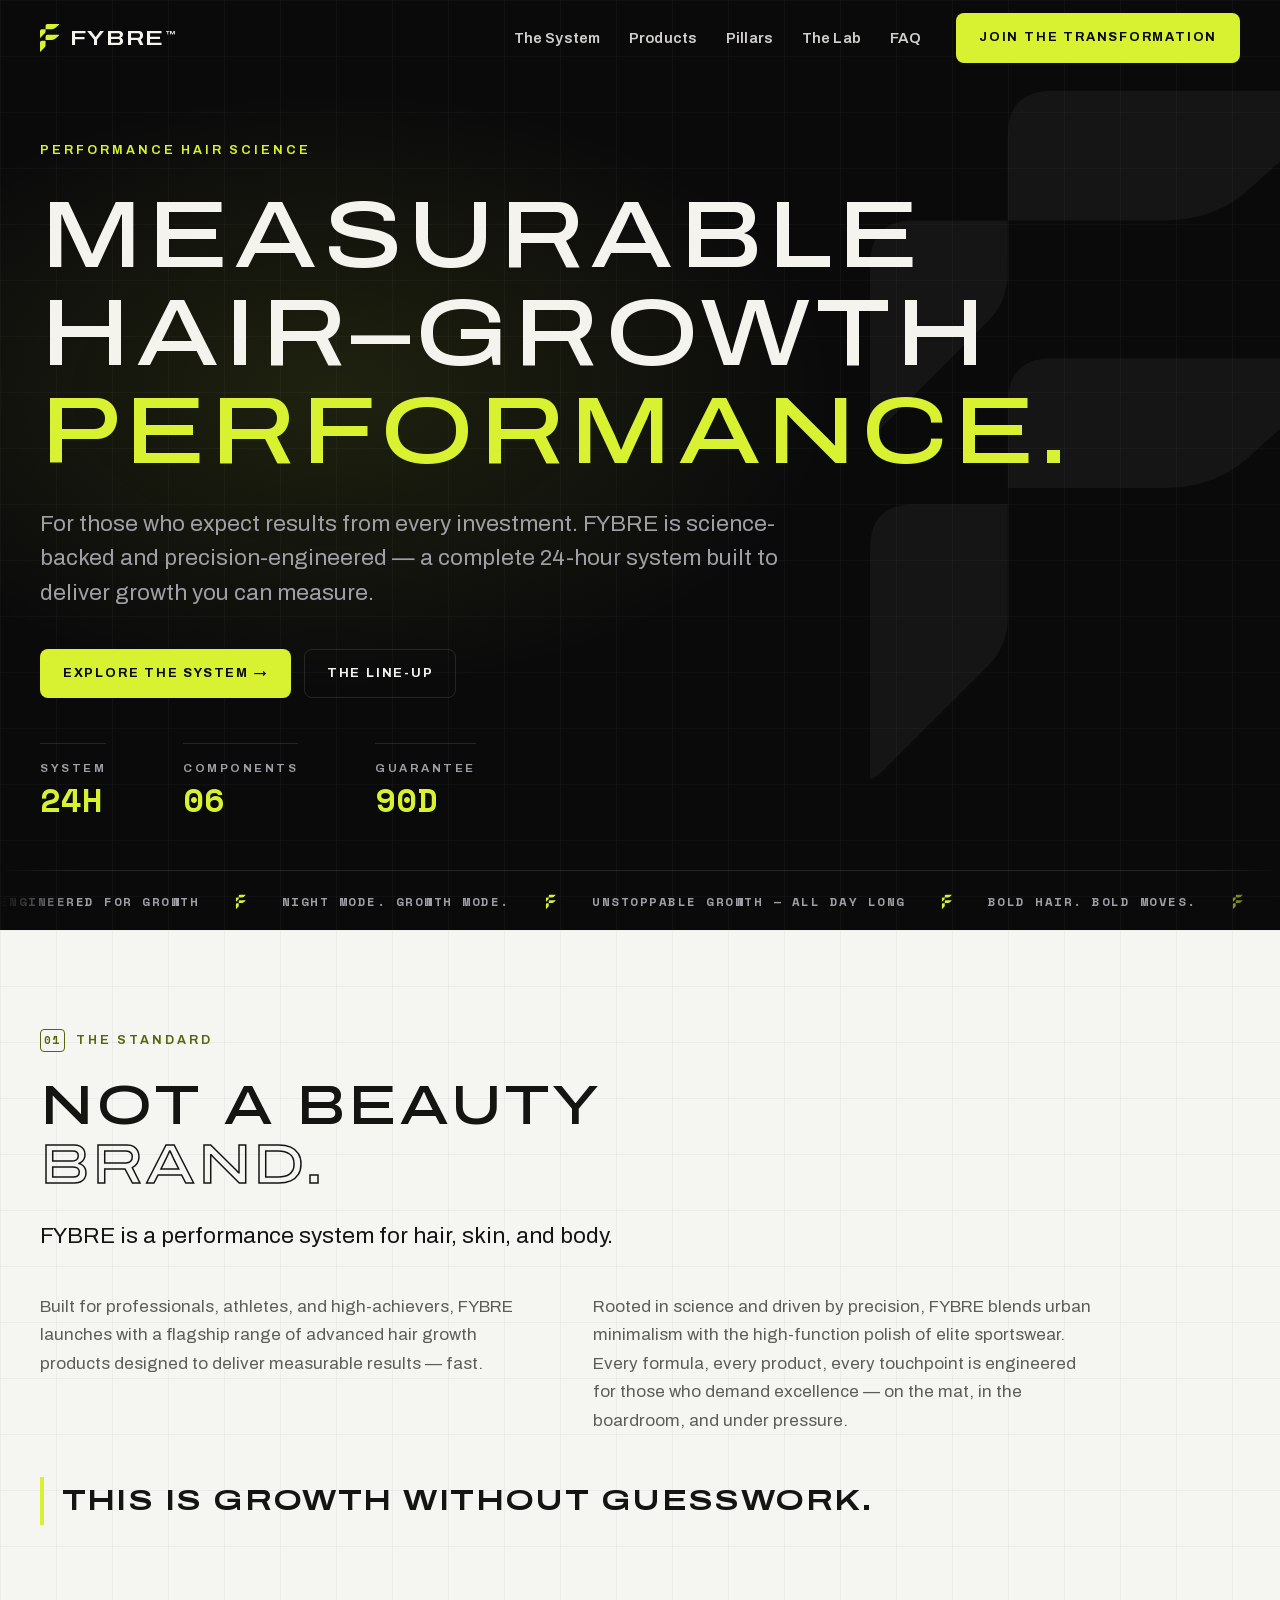
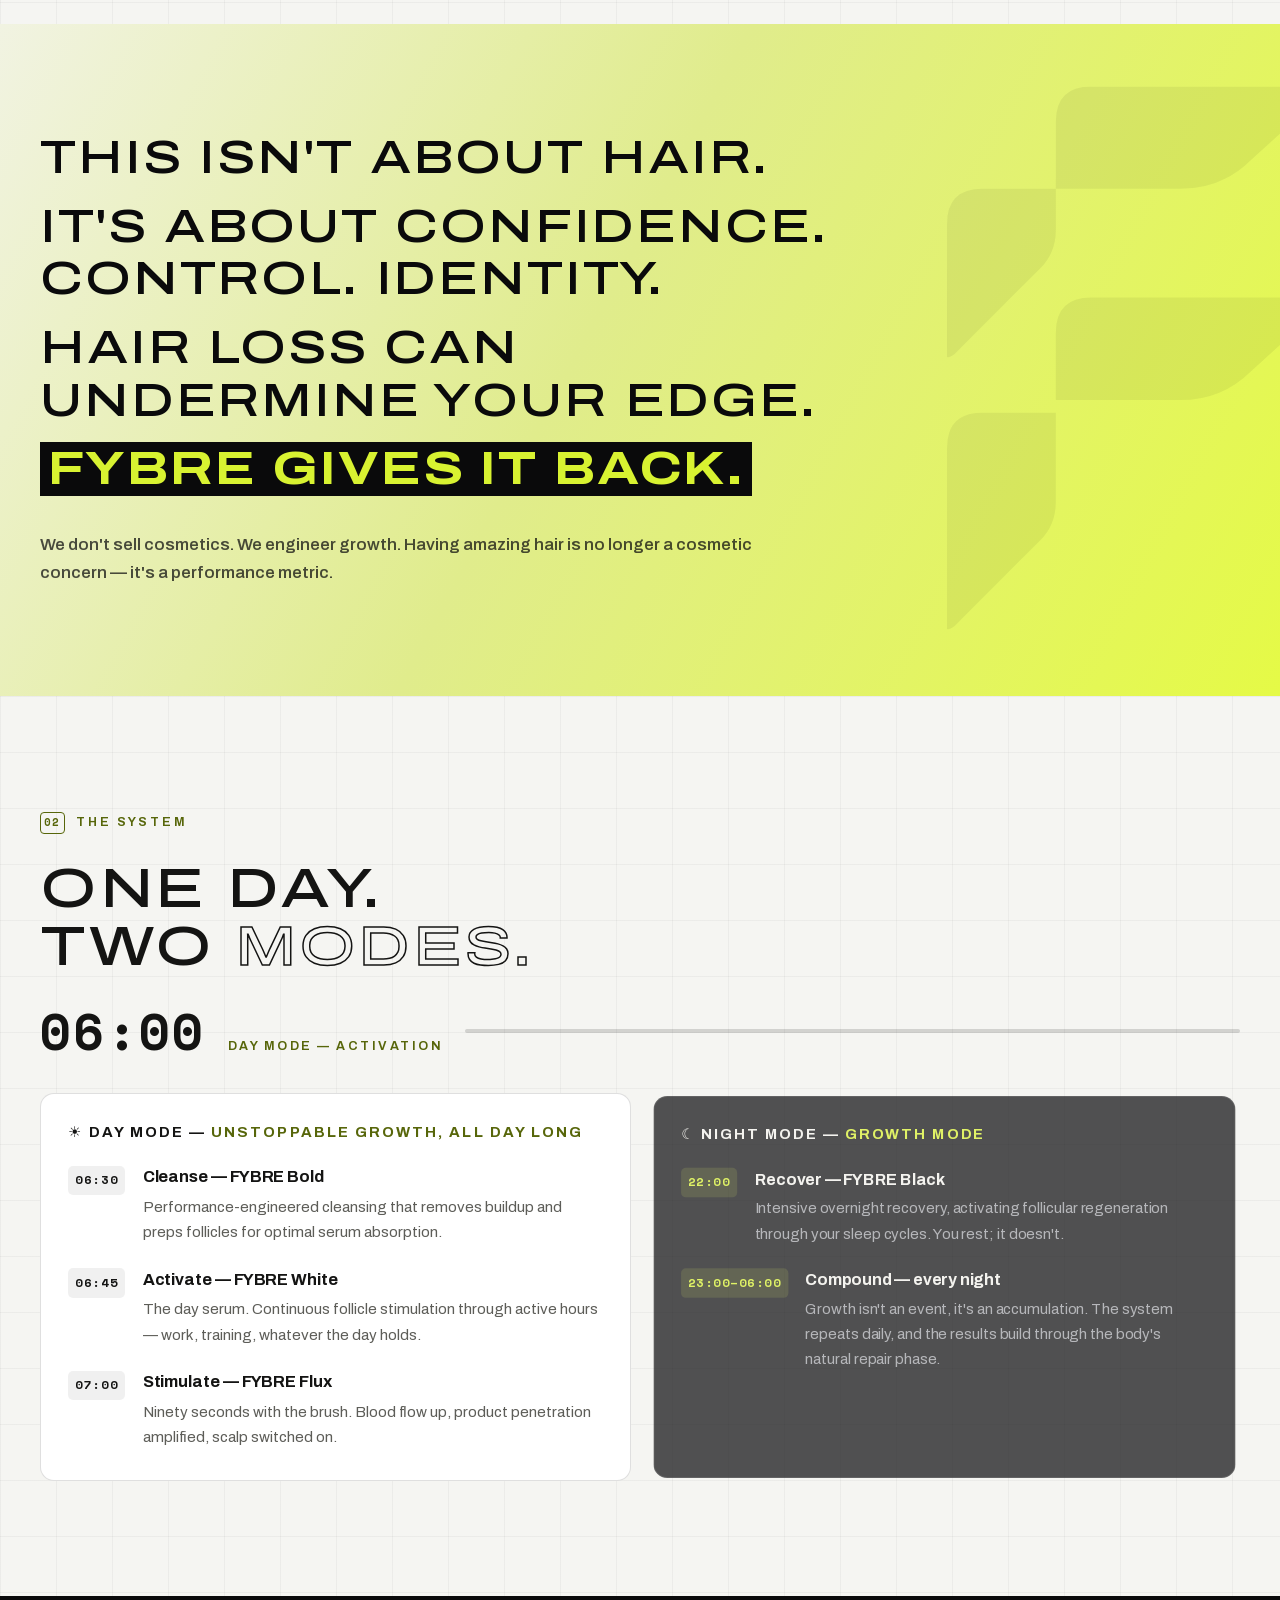
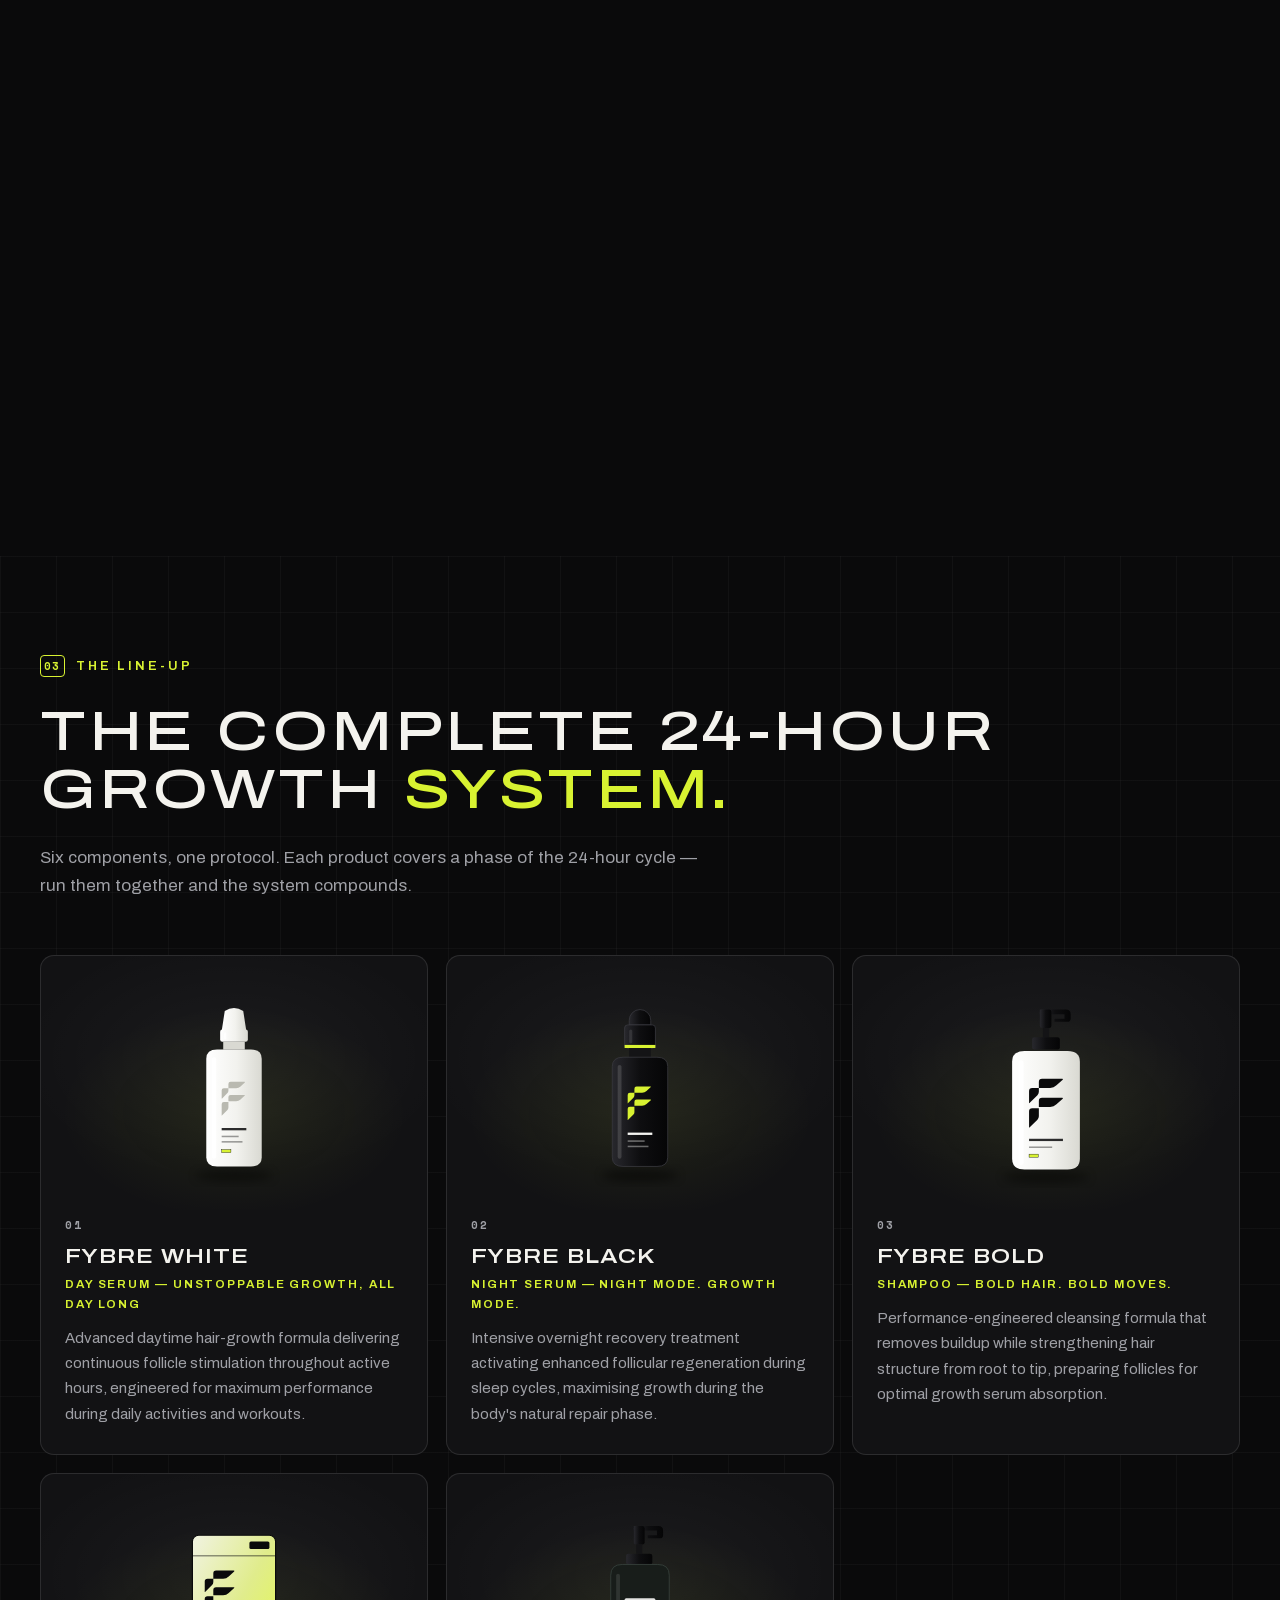
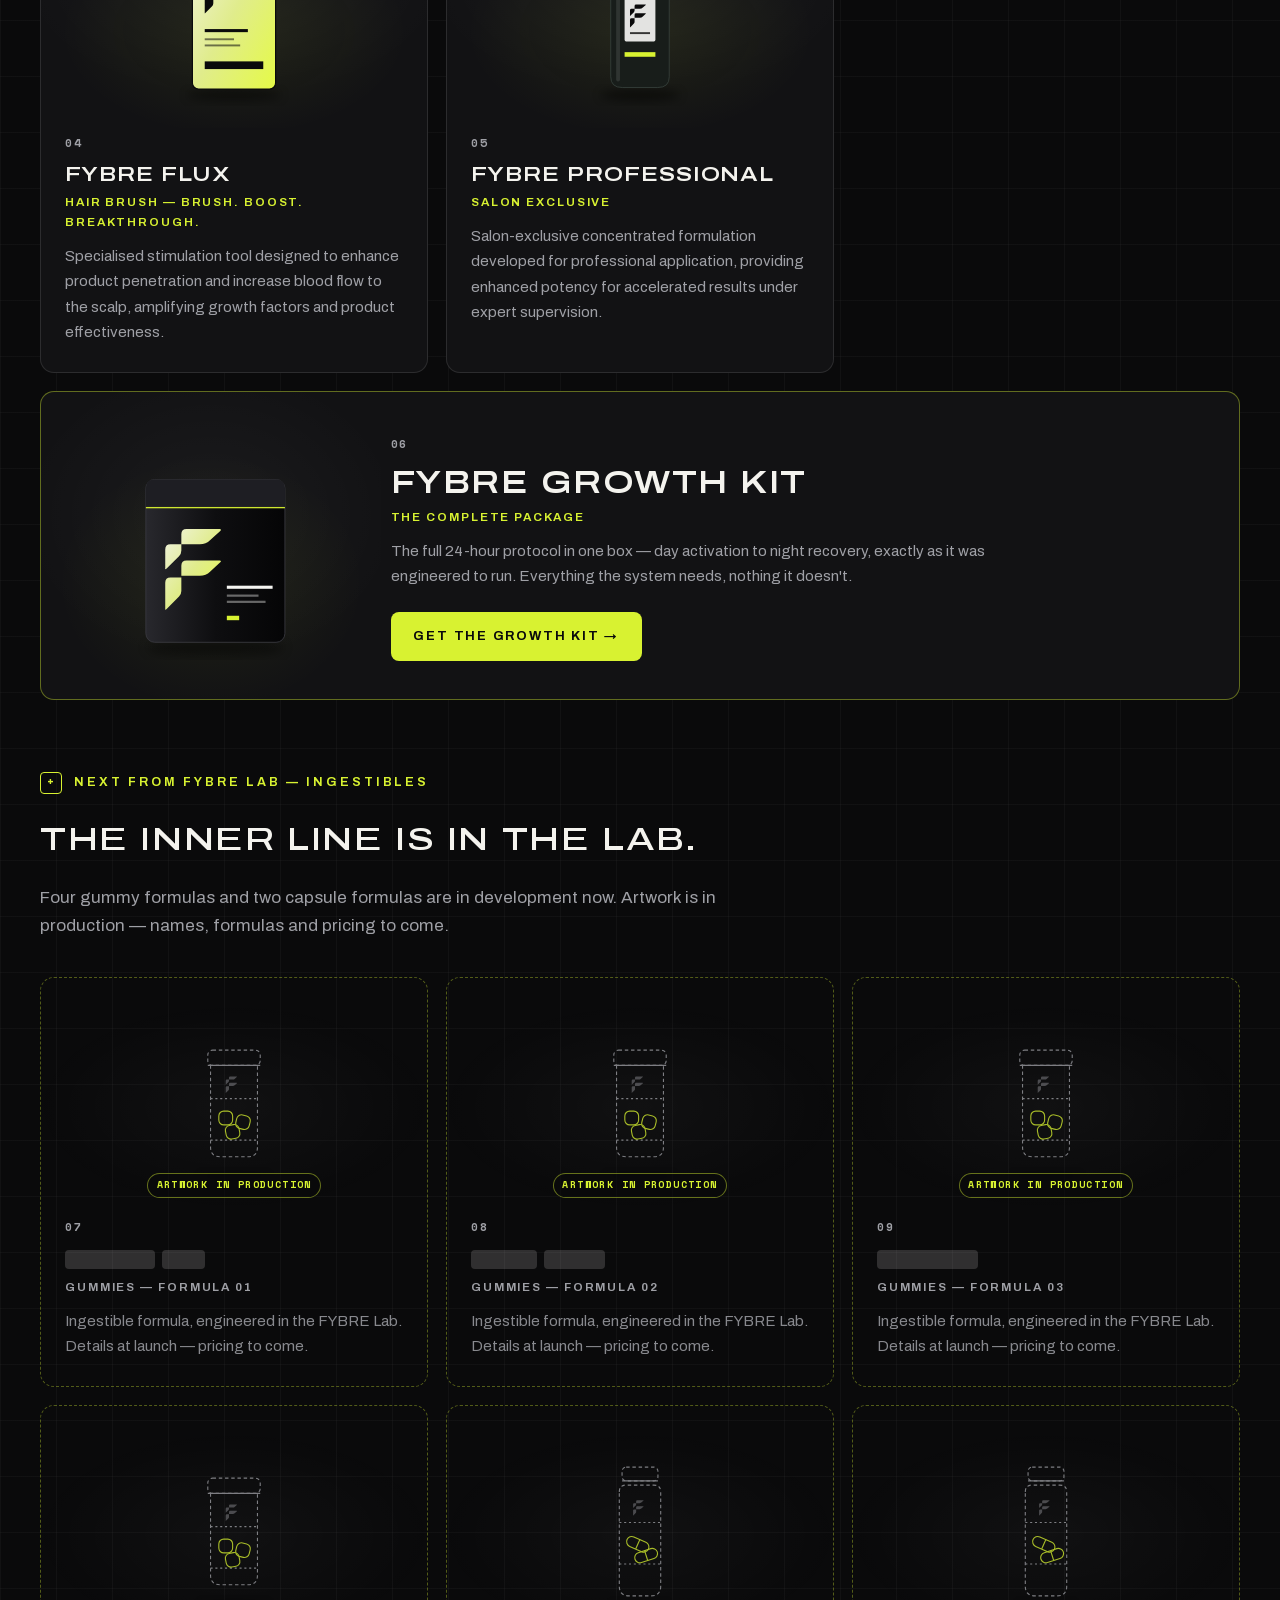
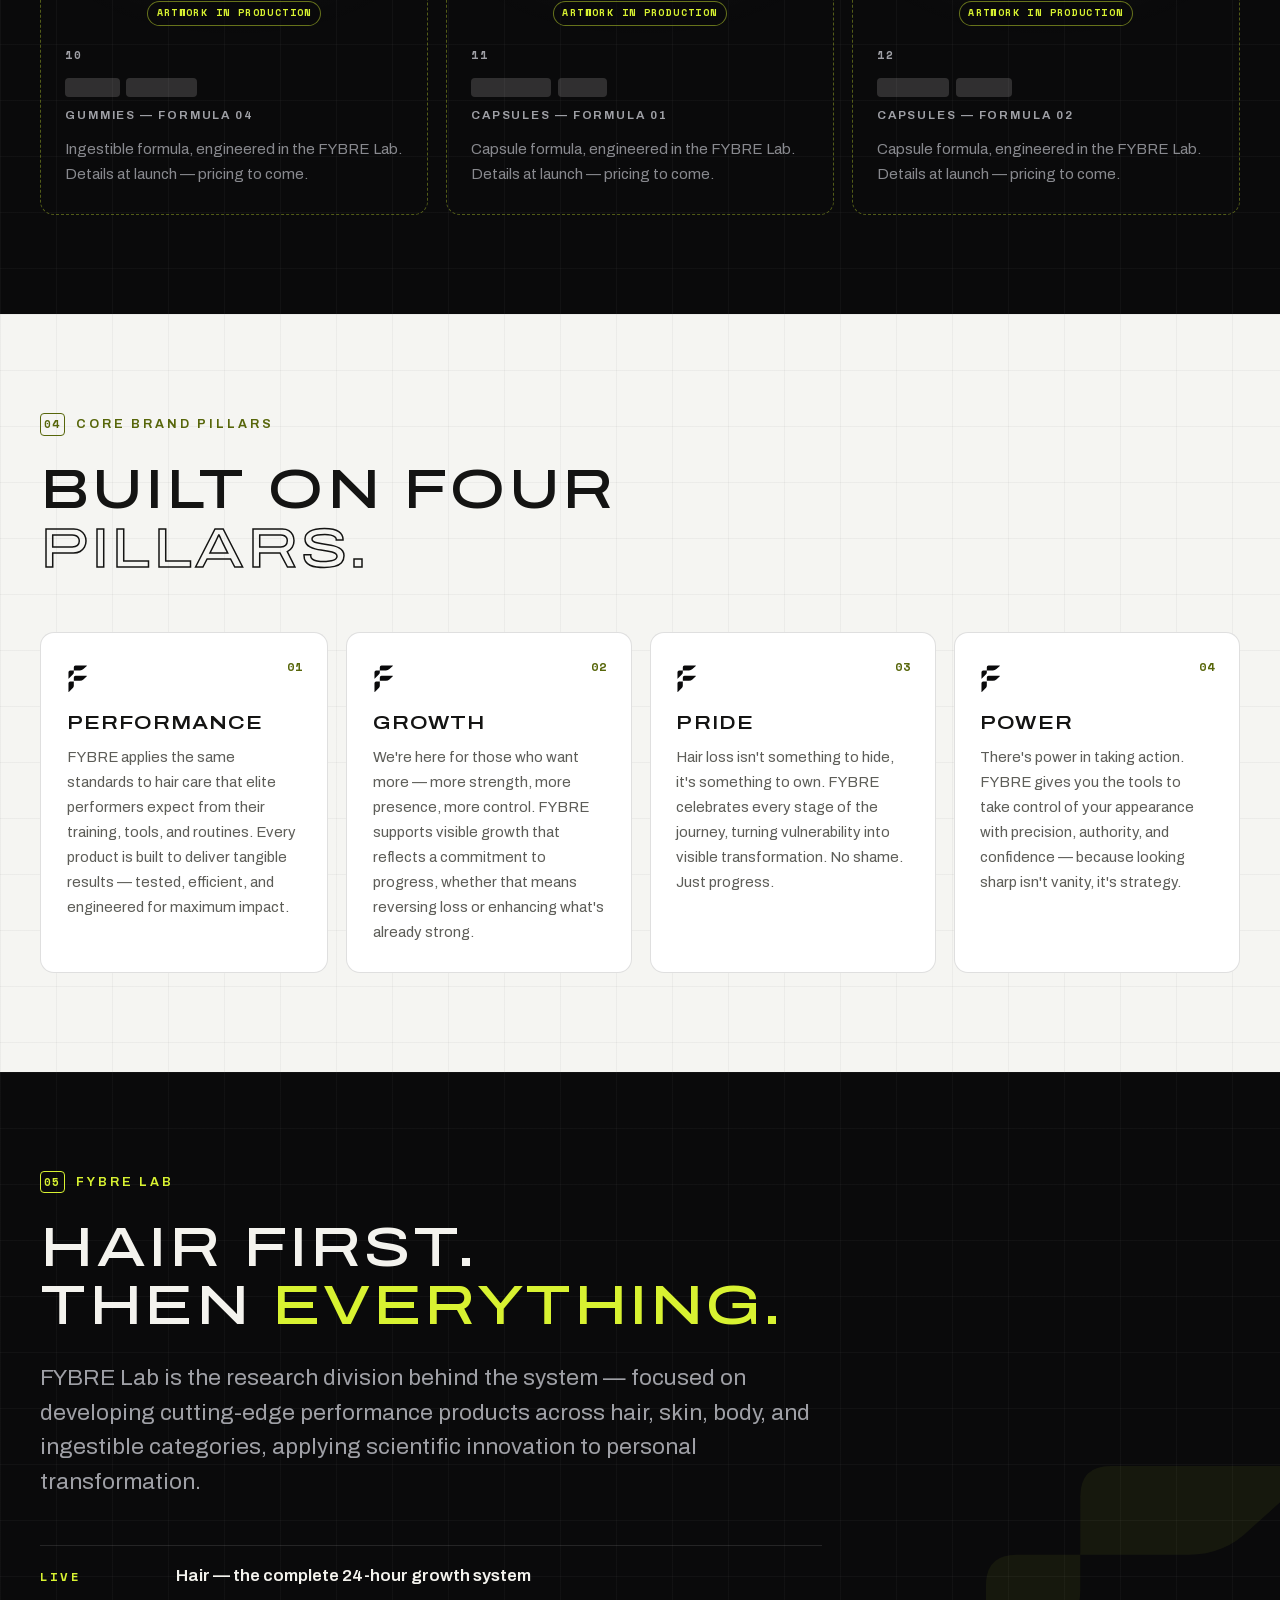
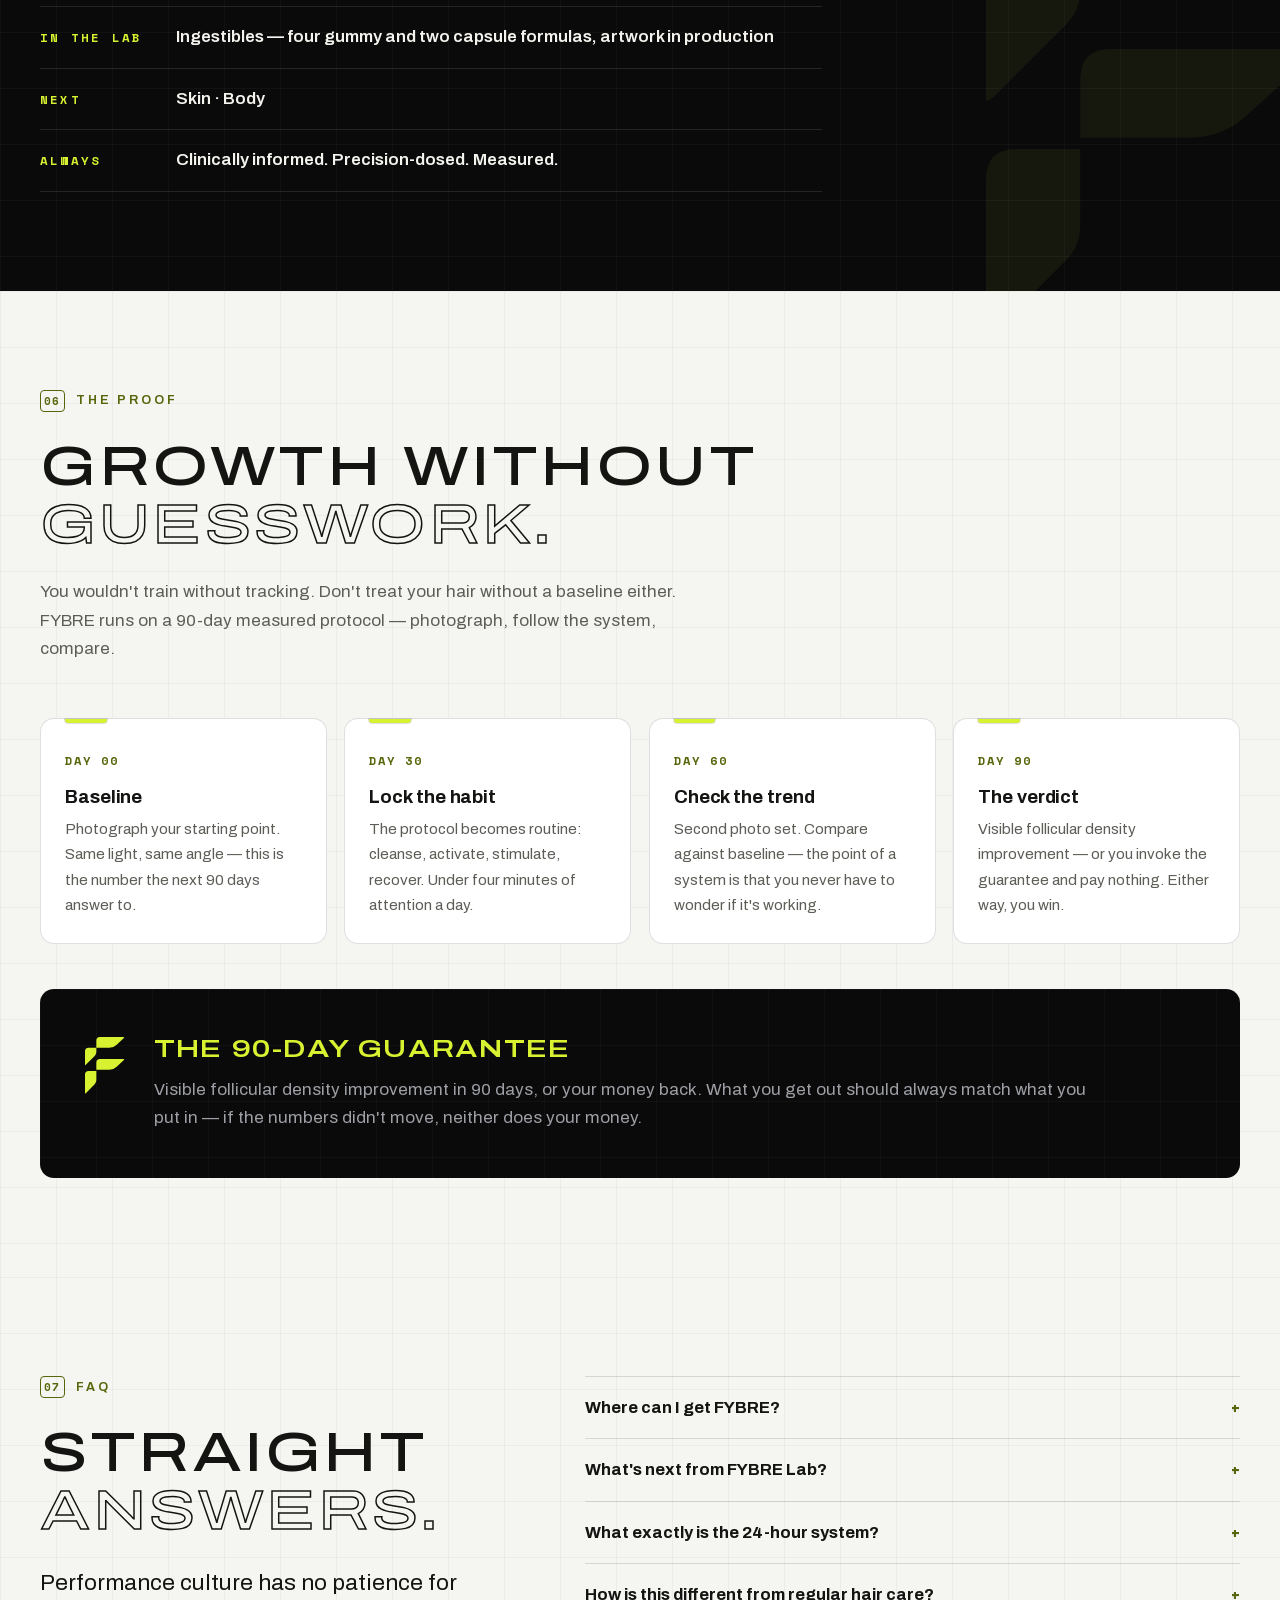
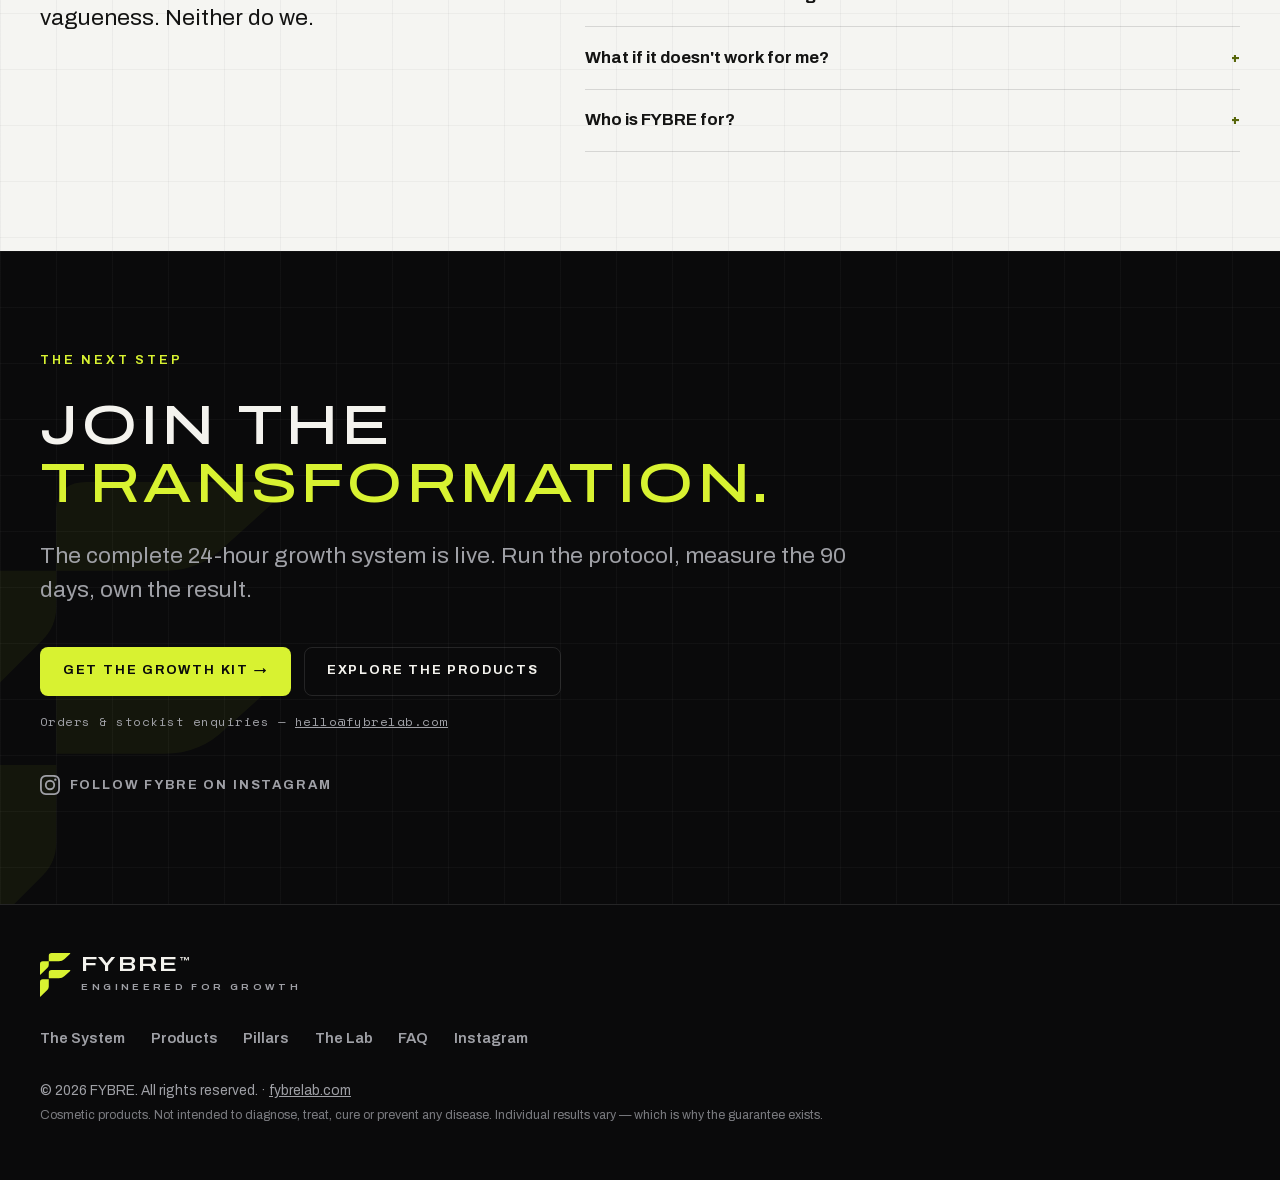
<file: index.html>
<!doctype html>
<html lang="en">
<head>
  <meta charset="utf-8">
  <meta name="viewport" content="width=device-width, initial-scale=1">
  <title>FYBRE™ — Engineered for Growth | The 24-Hour Hair Growth System</title>
  <meta name="description" content="FYBRE is not a beauty brand. It's a performance system for hair, skin, and body — day activation, night recovery, measurable results. Built for professionals, athletes and high-achievers. Visible follicular density improvement in 90 days, or your money back.">
  <link rel="canonical" href="https://fybrelab.com/">

  <meta property="og:type" content="website">
  <meta property="og:site_name" content="FYBRE">
  <meta property="og:title" content="FYBRE™ — Engineered for Growth">
  <meta property="og:description" content="This isn't about hair. It's about confidence. Control. Identity. The 24-hour growth system — measurable in 90 days, or your money back.">
  <meta property="og:url" content="https://fybrelab.com/">
  <meta property="og:image" content="https://fybrelab.com/assets/og-image.png">
  <meta name="twitter:card" content="summary_large_image">

  <link rel="icon" href="assets/brand/favicon.svg" type="image/svg+xml">
  <link rel="alternate icon" href="assets/brand/favicon.ico" sizes="48x48 32x32 16x16">
  <link rel="apple-touch-icon" href="assets/brand/apple-touch-icon.png">
  <meta name="theme-color" content="#0A0A0B">

  <link rel="preload" href="assets/fonts/archivo-var-latin.woff2" as="font" type="font/woff2" crossorigin>
  <link rel="preload" href="assets/fonts/spacemono-700-latin.woff2" as="font" type="font/woff2" crossorigin>
  <link rel="stylesheet" href="css/styles.css">

  <script type="application/ld+json">
  {
    "@context": "https://schema.org",
    "@type": "Brand",
    "name": "FYBRE",
    "url": "https://fybrelab.com",
    "logo": "https://fybrelab.com/assets/brand/mark.svg",
    "slogan": "Engineered for Growth.",
    "description": "FYBRE is a performance system for hair, skin, and body. Built for professionals, athletes, and high-achievers — a flagship range of advanced hair growth products designed to deliver measurable results, fast."
  }
  </script>
</head>
<body>

  <a class="skip-link" href="#main">Skip to content</a>

  <header class="nav" id="top">
    <div class="nav-inner">
      <a class="brand" href="#top" aria-label="FYBRE — home">
        <svg class="brand-glyph" viewBox="0 0 120 171" aria-hidden="true"><path d="M34 11 Q34 0 45 0 H115 Q119.2 0.2 116.8 3.3 L95.1 22.9 Q86 32 73 32 H34 Z M11 32 H34 V45 Q34 52 29.1 56.9 L2.4 83.6 Q-1.35 86.35 0 81.8 V43 Q0 32 11 32 Z M34 77 Q34 66 45 66 H115 Q119.2 66.2 116.8 69.3 L95.1 88.9 Q86 98 73 98 H34 Z M11 102 H34 V130 Q34 137 29.1 141.9 L2.4 168.6 Q-1.35 171.35 0 166.8 V113 Q0 102 11 102 Z" fill="currentColor"/></svg>
        <span class="brand-name">FYBRE<sup>™</sup></span>
      </a>

      <nav class="nav-links" id="nav-links" aria-label="Primary">
        <a href="#system">The System</a>
        <a href="#products">Products</a>
        <a href="#pillars">Pillars</a>
        <a href="#lab">The Lab</a>
        <a href="#faq">FAQ</a>
        <a class="btn btn-volt nav-cta" href="#access">Join the transformation</a>
      </nav>

      <button class="nav-toggle" id="nav-toggle" aria-expanded="false" aria-controls="nav-links" aria-label="Open menu">
        <span></span><span></span>
      </button>
    </div>
  </header>

  <main id="main">

    <!-- ============================================================ hero -->
    <section class="hero">
      <div class="hero-bg" aria-hidden="true"></div>
      <div class="hero-glyph" aria-hidden="true">
        <svg viewBox="0 0 120 171" preserveAspectRatio="xMidYMid meet"><path d="M34 11 Q34 0 45 0 H115 Q119.2 0.2 116.8 3.3 L95.1 22.9 Q86 32 73 32 H34 Z M11 32 H34 V45 Q34 52 29.1 56.9 L2.4 83.6 Q-1.35 86.35 0 81.8 V43 Q0 32 11 32 Z M34 77 Q34 66 45 66 H115 Q119.2 66.2 116.8 69.3 L95.1 88.9 Q86 98 73 98 H34 Z M11 102 H34 V130 Q34 137 29.1 141.9 L2.4 168.6 Q-1.35 171.35 0 166.8 V113 Q0 102 11 102 Z" fill="currentColor"/></svg>
      </div>

      <div class="container hero-inner">
        <p class="eyebrow reveal">Performance hair science</p>
        <h1 class="reveal d1">Measurable<br>hair&#8211;growth<br><em>performance.</em></h1>
        <p class="hero-sub lede reveal d2">
          For those who expect results from every investment. FYBRE is
          science-backed and precision-engineered — a complete 24-hour
          system built to deliver growth you can measure.
        </p>

        <div class="hero-cta reveal d3">
          <a class="btn btn-volt" href="#system">Explore the system&nbsp;&#8594;</a>
          <a class="btn btn-ghost" href="#products">The line-up</a>
        </div>

        <dl class="hero-stats reveal d4" aria-label="System facts">
          <div><dt>System</dt><dd>24H</dd></div>
          <div><dt>Components</dt><dd>06</dd></div>
          <div><dt>Guarantee</dt><dd>90D</dd></div>
        </dl>
      </div>

      <div class="marquee" aria-hidden="true">
        <div class="marquee-track">
          <!-- list duplicated for a seamless loop -->
          <span>Engineered for Growth</span><i></i><span>Night mode. Growth mode.</span><i></i><span>Unstoppable growth — all day long</span><i></i><span>Bold hair. Bold moves.</span><i></i><span>Brush. Boost. Breakthrough.</span><i></i><span>Growth without guesswork</span><i></i><span>Measurable in 90 days</span><i></i>
          <span>Engineered for Growth</span><i></i><span>Night mode. Growth mode.</span><i></i><span>Unstoppable growth — all day long</span><i></i><span>Bold hair. Bold moves.</span><i></i><span>Brush. Boost. Breakthrough.</span><i></i><span>Growth without guesswork</span><i></i><span>Measurable in 90 days</span><i></i>
        </div>
      </div>
    </section>

    <!-- ======================================================= manifesto -->
    <section class="section section-light manifesto" id="manifesto">
      <div class="container">
        <p class="eyebrow reveal"><span class="eyebrow-num">01</span>The standard</p>
        <h2 class="reveal">Not a beauty<br><em>brand.</em></h2>
        <p class="lede reveal d1">
          FYBRE is a performance system for hair, skin, and body.
        </p>
        <div class="split-copy reveal d2">
          <p>
            Built for professionals, athletes, and high-achievers, FYBRE
            launches with a flagship range of advanced hair growth products
            designed to deliver measurable results — fast.
          </p>
          <p>
            Rooted in science and driven by precision, FYBRE blends urban
            minimalism with the high-function polish of elite sportswear.
            Every formula, every product, every touchpoint is engineered for
            those who demand excellence — on the mat, in the boardroom, and
            under pressure.
          </p>
        </div>
        <p class="kicker reveal d2">This is growth without guesswork.</p>
      </div>
    </section>

    <!-- ====================================================== volt creed -->
    <section class="creed" aria-label="The FYBRE creed">
      <div class="creed-glyph" aria-hidden="true">
        <svg viewBox="0 0 120 171" preserveAspectRatio="xMidYMid meet"><path d="M34 11 Q34 0 45 0 H115 Q119.2 0.2 116.8 3.3 L95.1 22.9 Q86 32 73 32 H34 Z M11 32 H34 V45 Q34 52 29.1 56.9 L2.4 83.6 Q-1.35 86.35 0 81.8 V43 Q0 32 11 32 Z M34 77 Q34 66 45 66 H115 Q119.2 66.2 116.8 69.3 L95.1 88.9 Q86 98 73 98 H34 Z M11 102 H34 V130 Q34 137 29.1 141.9 L2.4 168.6 Q-1.35 171.35 0 166.8 V113 Q0 102 11 102 Z" fill="currentColor"/></svg>
      </div>
      <div class="container creed-inner">
        <p class="creed-lines reveal">
          <span>This isn't about hair.</span>
          <span>It's about confidence. Control. Identity.</span>
          <span>Hair loss can undermine your edge.</span>
          <span><em>FYBRE gives it back.</em></span>
        </p>
        <p class="creed-note reveal d2">
          We don't sell cosmetics. We engineer growth. Having amazing hair is
          no longer a cosmetic concern — it's a performance metric.
        </p>
      </div>
    </section>

    <!-- ========================================================== system -->
    <section class="system" id="system" aria-label="The 24-hour system">
      <div class="sys-track" id="sys-track">
        <div class="sys-stage" id="sys-stage">
          <div class="sys-night-bg" aria-hidden="true"></div>

          <div class="container sys-inner">
            <header class="sys-head">
              <p class="eyebrow"><span class="eyebrow-num">02</span>The system</p>
              <h2>One day.<br>Two <em>modes.</em></h2>
            </header>

            <div class="sys-hud" aria-hidden="true">
              <span class="sys-clock" id="sys-clock">06:00</span>
              <span class="sys-phase" id="sys-phase">Day mode — Activation</span>
              <div class="sys-meter"><span class="sys-meter-fill" id="sys-meter"></span></div>
            </div>

            <div class="sys-panels">
              <div class="sys-panel sys-day" id="sys-day">
                <h3 class="sys-title">☀ Day mode — <em>Unstoppable growth, all day long</em></h3>
                <ol class="sys-steps" role="list">
                  <li>
                    <span class="sys-time">06:30</span>
                    <div>
                      <h4>Cleanse — FYBRE Bold</h4>
                      <p>Performance-engineered cleansing that removes buildup
                      and preps follicles for optimal serum absorption.</p>
                    </div>
                  </li>
                  <li>
                    <span class="sys-time">06:45</span>
                    <div>
                      <h4>Activate — FYBRE White</h4>
                      <p>The day serum. Continuous follicle stimulation through
                      active hours — work, training, whatever the day holds.</p>
                    </div>
                  </li>
                  <li>
                    <span class="sys-time">07:00</span>
                    <div>
                      <h4>Stimulate — FYBRE Flux</h4>
                      <p>Ninety seconds with the brush. Blood flow up, product
                      penetration amplified, scalp switched on.</p>
                    </div>
                  </li>
                </ol>
              </div>

              <div class="sys-panel sys-night" id="sys-night">
                <h3 class="sys-title">☾ Night mode — <em>Growth mode</em></h3>
                <ol class="sys-steps" role="list">
                  <li>
                    <span class="sys-time">22:00</span>
                    <div>
                      <h4>Recover — FYBRE Black</h4>
                      <p>Intensive overnight recovery, activating follicular
                      regeneration through your sleep cycles. You rest; it
                      doesn't.</p>
                    </div>
                  </li>
                  <li>
                    <span class="sys-time">23:00&ndash;06:00</span>
                    <div>
                      <h4>Compound — every night</h4>
                      <p>Growth isn't an event, it's an accumulation. The system
                      repeats daily, and the results build through the body's
                      natural repair phase.</p>
                    </div>
                  </li>
                </ol>
              </div>
            </div>
          </div>
        </div>
      </div>
    </section>

    <!-- ======================================================== products -->
    <section class="section section-dark products" id="products">
      <div class="container">
        <p class="eyebrow reveal"><span class="eyebrow-num">03</span>The line-up</p>
        <h2 class="reveal">The complete 24-hour<br>growth <em>system.</em></h2>
        <p class="section-intro reveal d1">
          Six components, one protocol. Each product covers a phase of the
          24-hour cycle — run them together and the system compounds.
        </p>

        <ul class="product-grid" role="list">
          <li class="product reveal">
            <figure class="product-fig"><img src="assets/products/white.svg" alt="FYBRE White day serum bottle" width="200" height="260" loading="lazy"></figure>
            <div class="product-info">
              <span class="product-num">01</span>
              <h3>FYBRE White</h3>
              <p class="product-role">Day serum — Unstoppable growth, all day long</p>
              <p class="product-desc">Advanced daytime hair-growth formula delivering
              continuous follicle stimulation throughout active hours, engineered
              for maximum performance during daily activities and workouts.</p>
            </div>
          </li>
          <li class="product reveal d1">
            <figure class="product-fig"><img src="assets/products/black.svg" alt="FYBRE Black night serum dropper bottle" width="200" height="260" loading="lazy"></figure>
            <div class="product-info">
              <span class="product-num">02</span>
              <h3>FYBRE Black</h3>
              <p class="product-role">Night serum — Night mode. Growth mode.</p>
              <p class="product-desc">Intensive overnight recovery treatment activating
              enhanced follicular regeneration during sleep cycles, maximising
              growth during the body's natural repair phase.</p>
            </div>
          </li>
          <li class="product reveal d2">
            <figure class="product-fig"><img src="assets/products/bold.svg" alt="FYBRE Bold shampoo pump bottle" width="200" height="260" loading="lazy"></figure>
            <div class="product-info">
              <span class="product-num">03</span>
              <h3>FYBRE Bold</h3>
              <p class="product-role">Shampoo — Bold hair. Bold moves.</p>
              <p class="product-desc">Performance-engineered cleansing formula that removes
              buildup while strengthening hair structure from root to tip, preparing
              follicles for optimal growth serum absorption.</p>
            </div>
          </li>
          <li class="product reveal">
            <figure class="product-fig"><img src="assets/products/flux.svg" alt="FYBRE Flux stimulation brush box" width="200" height="260" loading="lazy"></figure>
            <div class="product-info">
              <span class="product-num">04</span>
              <h3>FYBRE Flux</h3>
              <p class="product-role">Hair brush — Brush. Boost. Breakthrough.</p>
              <p class="product-desc">Specialised stimulation tool designed to enhance
              product penetration and increase blood flow to the scalp, amplifying
              growth factors and product effectiveness.</p>
            </div>
          </li>
          <li class="product reveal d1">
            <figure class="product-fig"><img src="assets/products/professional.svg" alt="FYBRE Professional salon formula pump bottle" width="200" height="260" loading="lazy"></figure>
            <div class="product-info">
              <span class="product-num">05</span>
              <h3>FYBRE Professional</h3>
              <p class="product-role">Salon exclusive</p>
              <p class="product-desc">Salon-exclusive concentrated formulation developed
              for professional application, providing enhanced potency for
              accelerated results under expert supervision.</p>
            </div>
          </li>
          <li class="product product-kit reveal">
            <figure class="product-fig"><img src="assets/products/kit.svg" alt="FYBRE Growth Kit box" width="200" height="260" loading="lazy"></figure>
            <div class="product-info">
              <span class="product-num">06</span>
              <h3>FYBRE Growth Kit</h3>
              <p class="product-role">The complete package</p>
              <p class="product-desc">The full 24-hour protocol in one box — day
              activation to night recovery, exactly as it was engineered to run.
              Everything the system needs, nothing it doesn't.</p>
              <a class="btn btn-volt" href="#access">Get the Growth Kit&nbsp;&#8594;</a>
            </div>
          </li>
        </ul>

        <div class="tba-head reveal">
          <p class="eyebrow"><span class="eyebrow-num">&#43;</span>Next from FYBRE Lab — ingestibles</p>
          <h3 class="tba-title">The inner line is in the lab.</h3>
          <p class="section-intro">Four gummy formulas and two capsule formulas
          are in development now. Artwork is in production — names, formulas
          and pricing to come.</p>
        </div>

        <ul class="product-grid tba-grid" role="list">
          <li class="product product-tba reveal">
            <figure class="product-fig"><img src="assets/products/gummies-tba.svg" alt="Gummies jar placeholder — artwork in production" width="200" height="260" loading="lazy"><span class="tba-chip">Artwork in production</span></figure>
            <div class="product-info">
              <span class="product-num">07</span>
              <h3 class="tba-name" aria-label="Name to be announced"><span style="width:4.6em"></span><span style="width:2.2em"></span></h3>
              <p class="product-role">Gummies — formula 01</p>
              <p class="product-desc">Ingestible formula, engineered in the FYBRE Lab. Details at launch — pricing to come.</p>
            </div>
          </li>
          <li class="product product-tba reveal d1">
            <figure class="product-fig"><img src="assets/products/gummies-tba.svg" alt="Gummies jar placeholder — artwork in production" width="200" height="260" loading="lazy"><span class="tba-chip">Artwork in production</span></figure>
            <div class="product-info">
              <span class="product-num">08</span>
              <h3 class="tba-name" aria-label="Name to be announced"><span style="width:3.4em"></span><span style="width:3.1em"></span></h3>
              <p class="product-role">Gummies — formula 02</p>
              <p class="product-desc">Ingestible formula, engineered in the FYBRE Lab. Details at launch — pricing to come.</p>
            </div>
          </li>
          <li class="product product-tba reveal d2">
            <figure class="product-fig"><img src="assets/products/gummies-tba.svg" alt="Gummies jar placeholder — artwork in production" width="200" height="260" loading="lazy"><span class="tba-chip">Artwork in production</span></figure>
            <div class="product-info">
              <span class="product-num">09</span>
              <h3 class="tba-name" aria-label="Name to be announced"><span style="width:5.2em"></span></h3>
              <p class="product-role">Gummies — formula 03</p>
              <p class="product-desc">Ingestible formula, engineered in the FYBRE Lab. Details at launch — pricing to come.</p>
            </div>
          </li>
          <li class="product product-tba reveal">
            <figure class="product-fig"><img src="assets/products/gummies-tba.svg" alt="Gummies jar placeholder — artwork in production" width="200" height="260" loading="lazy"><span class="tba-chip">Artwork in production</span></figure>
            <div class="product-info">
              <span class="product-num">10</span>
              <h3 class="tba-name" aria-label="Name to be announced"><span style="width:2.8em"></span><span style="width:3.6em"></span></h3>
              <p class="product-role">Gummies — formula 04</p>
              <p class="product-desc">Ingestible formula, engineered in the FYBRE Lab. Details at launch — pricing to come.</p>
            </div>
          </li>
          <li class="product product-tba reveal d1">
            <figure class="product-fig"><img src="assets/products/capsules-tba.svg" alt="Capsule bottle placeholder — artwork in production" width="200" height="260" loading="lazy"><span class="tba-chip">Artwork in production</span></figure>
            <div class="product-info">
              <span class="product-num">11</span>
              <h3 class="tba-name" aria-label="Name to be announced"><span style="width:4.1em"></span><span style="width:2.5em"></span></h3>
              <p class="product-role">Capsules — formula 01</p>
              <p class="product-desc">Capsule formula, engineered in the FYBRE Lab. Details at launch — pricing to come.</p>
            </div>
          </li>
          <li class="product product-tba reveal d2">
            <figure class="product-fig"><img src="assets/products/capsules-tba.svg" alt="Capsule bottle placeholder — artwork in production" width="200" height="260" loading="lazy"><span class="tba-chip">Artwork in production</span></figure>
            <div class="product-info">
              <span class="product-num">12</span>
              <h3 class="tba-name" aria-label="Name to be announced"><span style="width:3.7em"></span><span style="width:2.9em"></span></h3>
              <p class="product-role">Capsules — formula 02</p>
              <p class="product-desc">Capsule formula, engineered in the FYBRE Lab. Details at launch — pricing to come.</p>
            </div>
          </li>
        </ul>
      </div>
    </section>

    <!-- ========================================================= pillars -->
    <section class="section section-light pillars" id="pillars">
      <div class="container">
        <p class="eyebrow reveal"><span class="eyebrow-num">04</span>Core brand pillars</p>
        <h2 class="reveal">Built on four<br><em>pillars.</em></h2>
        <ul class="pillar-grid" role="list">
          <li class="reveal">
            <h3>Performance</h3>
            <p>FYBRE applies the same standards to hair care that elite
            performers expect from their training, tools, and routines. Every
            product is built to deliver tangible results — tested, efficient,
            and engineered for maximum impact.</p>
          </li>
          <li class="reveal d1">
            <h3>Growth</h3>
            <p>We're here for those who want more — more strength, more
            presence, more control. FYBRE supports visible growth that reflects
            a commitment to progress, whether that means reversing loss or
            enhancing what's already strong.</p>
          </li>
          <li class="reveal d2">
            <h3>Pride</h3>
            <p>Hair loss isn't something to hide, it's something to own. FYBRE
            celebrates every stage of the journey, turning vulnerability into
            visible transformation. No shame. Just progress.</p>
          </li>
          <li class="reveal d3">
            <h3>Power</h3>
            <p>There's power in taking action. FYBRE gives you the tools to
            take control of your appearance with precision, authority, and
            confidence — because looking sharp isn't vanity, it's strategy.</p>
          </li>
        </ul>
      </div>
    </section>

    <!-- ============================================================= lab -->
    <section class="section section-dark lab" id="lab">
      <div class="lab-glyph" aria-hidden="true">
        <svg viewBox="0 0 120 171" preserveAspectRatio="xMidYMax meet"><path d="M34 11 Q34 0 45 0 H115 Q119.2 0.2 116.8 3.3 L95.1 22.9 Q86 32 73 32 H34 Z M11 32 H34 V45 Q34 52 29.1 56.9 L2.4 83.6 Q-1.35 86.35 0 81.8 V43 Q0 32 11 32 Z M34 77 Q34 66 45 66 H115 Q119.2 66.2 116.8 69.3 L95.1 88.9 Q86 98 73 98 H34 Z M11 102 H34 V130 Q34 137 29.1 141.9 L2.4 168.6 Q-1.35 171.35 0 166.8 V113 Q0 102 11 102 Z" fill="currentColor"/></svg>
      </div>
      <div class="container lab-inner">
        <p class="eyebrow reveal"><span class="eyebrow-num">05</span>FYBRE Lab</p>
        <h2 class="reveal">Hair first.<br>Then <em>everything.</em></h2>
        <p class="lede reveal d1">
          FYBRE Lab is the research division behind the system — focused on
          developing cutting-edge performance products across hair, skin,
          body, and ingestible categories, applying scientific innovation to
          personal transformation.
        </p>
        <dl class="lab-tracks reveal d2">
          <div><dt>Live</dt><dd>Hair — the complete 24-hour growth system</dd></div>
          <div><dt>In the lab</dt><dd>Ingestibles — four gummy and two capsule formulas, artwork in production</dd></div>
          <div><dt>Next</dt><dd>Skin · Body</dd></div>
          <div><dt>Always</dt><dd>Clinically informed. Precision-dosed. Measured.</dd></div>
        </dl>
      </div>
    </section>

    <!-- ========================================================= results -->
    <section class="section section-light results" id="results">
      <div class="container">
        <p class="eyebrow reveal"><span class="eyebrow-num">06</span>The proof</p>
        <h2 class="reveal">Growth without<br><em>guesswork.</em></h2>
        <p class="section-intro reveal d1">
          You wouldn't train without tracking. Don't treat your hair without a
          baseline either. FYBRE runs on a 90-day measured protocol —
          photograph, follow the system, compare.
        </p>

        <ol class="protocol" role="list">
          <li class="pstep reveal">
            <span class="pstep-day">Day 00</span>
            <h3>Baseline</h3>
            <p>Photograph your starting point. Same light, same angle — this is
            the number the next 90 days answer to.</p>
          </li>
          <li class="pstep reveal d1">
            <span class="pstep-day">Day 30</span>
            <h3>Lock the habit</h3>
            <p>The protocol becomes routine: cleanse, activate, stimulate,
            recover. Under four minutes of attention a day.</p>
          </li>
          <li class="pstep reveal d2">
            <span class="pstep-day">Day 60</span>
            <h3>Check the trend</h3>
            <p>Second photo set. Compare against baseline — the point of a
            system is that you never have to wonder if it's working.</p>
          </li>
          <li class="pstep reveal d3">
            <span class="pstep-day">Day 90</span>
            <h3>The verdict</h3>
            <p>Visible follicular density improvement — or you invoke the
            guarantee and pay nothing. Either way, you win.</p>
          </li>
        </ol>

        <aside class="guarantee reveal d2">
          <svg class="guarantee-glyph" viewBox="0 0 120 171" aria-hidden="true"><path d="M34 11 Q34 0 45 0 H115 Q119.2 0.2 116.8 3.3 L95.1 22.9 Q86 32 73 32 H34 Z M11 32 H34 V45 Q34 52 29.1 56.9 L2.4 83.6 Q-1.35 86.35 0 81.8 V43 Q0 32 11 32 Z M34 77 Q34 66 45 66 H115 Q119.2 66.2 116.8 69.3 L95.1 88.9 Q86 98 73 98 H34 Z M11 102 H34 V130 Q34 137 29.1 141.9 L2.4 168.6 Q-1.35 171.35 0 166.8 V113 Q0 102 11 102 Z" fill="currentColor"/></svg>
          <div>
            <h3>The 90-day guarantee</h3>
            <p>Visible follicular density improvement in 90 days, or your money
            back. What you get out should always match what you put in — if
            the numbers didn't move, neither does your money.</p>
          </div>
        </aside>
      </div>
    </section>

    <!-- ============================================================= faq -->
    <section class="section section-light faq-section" id="faq">
      <div class="container faq-cols">
        <div>
          <p class="eyebrow reveal"><span class="eyebrow-num">07</span>FAQ</p>
          <h2 class="reveal">Straight<br><em>answers.</em></h2>
          <p class="lede reveal d1">Performance culture has no patience for
          vagueness. Neither do we.</p>
        </div>
        <div class="faq reveal d1">
          <details>
            <summary>Where can I get FYBRE?</summary>
            <p>The complete 24-hour growth system is live — the Growth Kit is
            the fastest way in. For orders and stockist enquiries, email
            hello@fybrelab.com or message us on Instagram.</p>
          </details>
          <details>
            <summary>What's next from FYBRE Lab?</summary>
            <p>Ingestibles: four gummy formulas and two capsule formulas are in
            the lab now, with artwork in production and pricing to come. Skin
            and body follow — FYBRE doesn't stop at hair.</p>
          </details>
          <details>
            <summary>What exactly is the 24-hour system?</summary>
            <p>Six components covering the full day: FYBRE Bold (shampoo) and
            FYBRE White (day serum) with FYBRE Flux (brush) in the morning,
            FYBRE Black (night serum) before sleep, FYBRE Professional for
            salon-grade intensity — or the Growth Kit, the complete package
            in one box.</p>
          </details>
          <details>
            <summary>How is this different from regular hair care?</summary>
            <p>We don't sell cosmetics. We engineer growth. FYBRE is built
            like sports science — a defined protocol, a measurable target
            (follicular density), and a timeframe to hit it.</p>
          </details>
          <details>
            <summary>What if it doesn't work for me?</summary>
            <p>Then it's free. Visible follicular density improvement in 90
            days, or your money back — the baseline photos you take on day
            zero are all the evidence you need.</p>
          </details>
          <details>
            <summary>Who is FYBRE for?</summary>
            <p>Professionals, athletes, and high-achievers — whether you're
            reclaiming confidence after hair loss or optimising what you've
            already got. No gimmicks, no shame: just effective, science-backed
            solutions for people who expect more from their personal care.</p>
          </details>
        </div>
      </div>
    </section>

    <!-- ========================================================== access -->
    <section class="section section-dark access" id="access">
      <div class="access-glyph" aria-hidden="true">
        <svg viewBox="0 0 120 171" preserveAspectRatio="xMidYMax meet"><path d="M34 11 Q34 0 45 0 H115 Q119.2 0.2 116.8 3.3 L95.1 22.9 Q86 32 73 32 H34 Z M11 32 H34 V45 Q34 52 29.1 56.9 L2.4 83.6 Q-1.35 86.35 0 81.8 V43 Q0 32 11 32 Z M34 77 Q34 66 45 66 H115 Q119.2 66.2 116.8 69.3 L95.1 88.9 Q86 98 73 98 H34 Z M11 102 H34 V130 Q34 137 29.1 141.9 L2.4 168.6 Q-1.35 171.35 0 166.8 V113 Q0 102 11 102 Z" fill="currentColor"/></svg>
      </div>
      <div class="container access-inner">
        <p class="eyebrow reveal">The next step</p>
        <h2 class="reveal">Join the<br><em>transformation.</em></h2>
        <p class="lede reveal d1">
          The complete 24-hour growth system is live. Run the protocol,
          measure the 90 days, own the result.
        </p>
        <div class="access-cta reveal d2">
          <a class="btn btn-volt" href="mailto:hello@fybrelab.com?subject=FYBRE%20Growth%20Kit%20%E2%80%94%20order%20enquiry">Get the Growth Kit&nbsp;&#8594;</a>
          <a class="btn btn-ghost" href="#products">Explore the products</a>
        </div>
        <p class="cta-note reveal d2">Orders &amp; stockist enquiries — <a href="mailto:hello@fybrelab.com">hello@fybrelab.com</a></p>
        <p class="access-social reveal d3">
          <a class="ig-link" href="https://www.instagram.com/fybrehair/" rel="noopener" target="_blank">
            <svg viewBox="0 0 24 24" aria-hidden="true" width="20" height="20"><path fill="currentColor" d="M12 2.2c3.2 0 3.6 0 4.85.07 1.17.05 1.8.25 2.23.41.56.22.96.48 1.38.9.42.42.68.82.9 1.38.16.42.36 1.06.41 2.23.06 1.26.07 1.64.07 4.85s0 3.6-.07 4.85c-.05 1.17-.25 1.8-.41 2.23a3.7 3.7 0 0 1-.9 1.38c-.42.42-.82.68-1.38.9-.42.16-1.06.36-2.23.41-1.26.06-1.64.07-4.85.07s-3.6 0-4.85-.07c-1.17-.05-1.8-.25-2.23-.41a3.7 3.7 0 0 1-1.38-.9 3.7 3.7 0 0 1-.9-1.38c-.16-.42-.36-1.06-.41-2.23C2.2 15.6 2.2 15.2 2.2 12s0-3.6.07-4.85c.05-1.17.25-1.8.41-2.23.22-.56.48-.96.9-1.38.42-.42.82-.68 1.38-.9.42-.16 1.06-.36 2.23-.41C8.4 2.2 8.8 2.2 12 2.2m0-2.2C8.74 0 8.33 0 7.05.07 5.78.13 4.9.33 4.14.63c-.8.31-1.47.72-2.14 1.4A5.9 5.9 0 0 0 .63 4.13C.33 4.9.13 5.78.07 7.05 0 8.33 0 8.74 0 12s0 3.67.07 4.95c.06 1.27.26 2.15.56 2.91.31.8.72 1.47 1.4 2.14a5.9 5.9 0 0 0 2.13 1.4c.77.3 1.64.5 2.92.56C8.33 24 8.74 24 12 24s3.67 0 4.95-.07c1.27-.06 2.15-.26 2.91-.56a5.9 5.9 0 0 0 2.14-1.4 5.9 5.9 0 0 0 1.4-2.13c.3-.77.5-1.64.56-2.92.07-1.28.07-1.69.07-4.95s0-3.67-.07-4.95c-.06-1.27-.26-2.15-.56-2.91a5.9 5.9 0 0 0-1.4-2.14 5.9 5.9 0 0 0-2.13-1.4c-.77-.3-1.64-.5-2.92-.56C15.67 0 15.26 0 12 0m0 5.84a6.16 6.16 0 1 0 0 12.32 6.16 6.16 0 0 0 0-12.32M12 16a4 4 0 1 1 0-8 4 4 0 0 1 0 8m7.85-10.4a1.44 1.44 0 1 1-2.88 0 1.44 1.44 0 0 1 2.88 0"/></svg>
            Follow FYBRE on Instagram
          </a>
        </p>
      </div>
    </section>
  </main>

  <footer class="footer">
    <div class="container footer-inner">
      <a class="brand brand-lockup" href="#top" aria-label="FYBRE — back to top">
        <svg class="brand-glyph" viewBox="0 0 120 171" aria-hidden="true"><path d="M34 11 Q34 0 45 0 H115 Q119.2 0.2 116.8 3.3 L95.1 22.9 Q86 32 73 32 H34 Z M11 32 H34 V45 Q34 52 29.1 56.9 L2.4 83.6 Q-1.35 86.35 0 81.8 V43 Q0 32 11 32 Z M34 77 Q34 66 45 66 H115 Q119.2 66.2 116.8 69.3 L95.1 88.9 Q86 98 73 98 H34 Z M11 102 H34 V130 Q34 137 29.1 141.9 L2.4 168.6 Q-1.35 171.35 0 166.8 V113 Q0 102 11 102 Z" fill="currentColor"/></svg>
        <span class="brand-stack">
          <span class="brand-name">FYBRE<sup>™</sup></span>
          <span class="brand-tag">Engineered for Growth</span>
        </span>
      </a>
      <nav class="footer-nav" aria-label="Footer">
        <a href="#system">The System</a>
        <a href="#products">Products</a>
        <a href="#pillars">Pillars</a>
        <a href="#lab">The Lab</a>
        <a href="#faq">FAQ</a>
        <a href="https://www.instagram.com/fybrehair/" rel="noopener" target="_blank">Instagram</a>
      </nav>
      <p class="footer-legal">
        © <span id="year">2026</span> FYBRE. All rights reserved. ·
        <a href="https://fybrelab.com">fybrelab.com</a><br>
        <span class="footer-fine">Cosmetic products. Not intended to diagnose,
        treat, cure or prevent any disease. Individual results vary — which is
        why the guarantee exists.</span>
      </p>
    </div>
  </footer>

  <script src="js/main.js" defer></script>
</body>
</html>
</file>
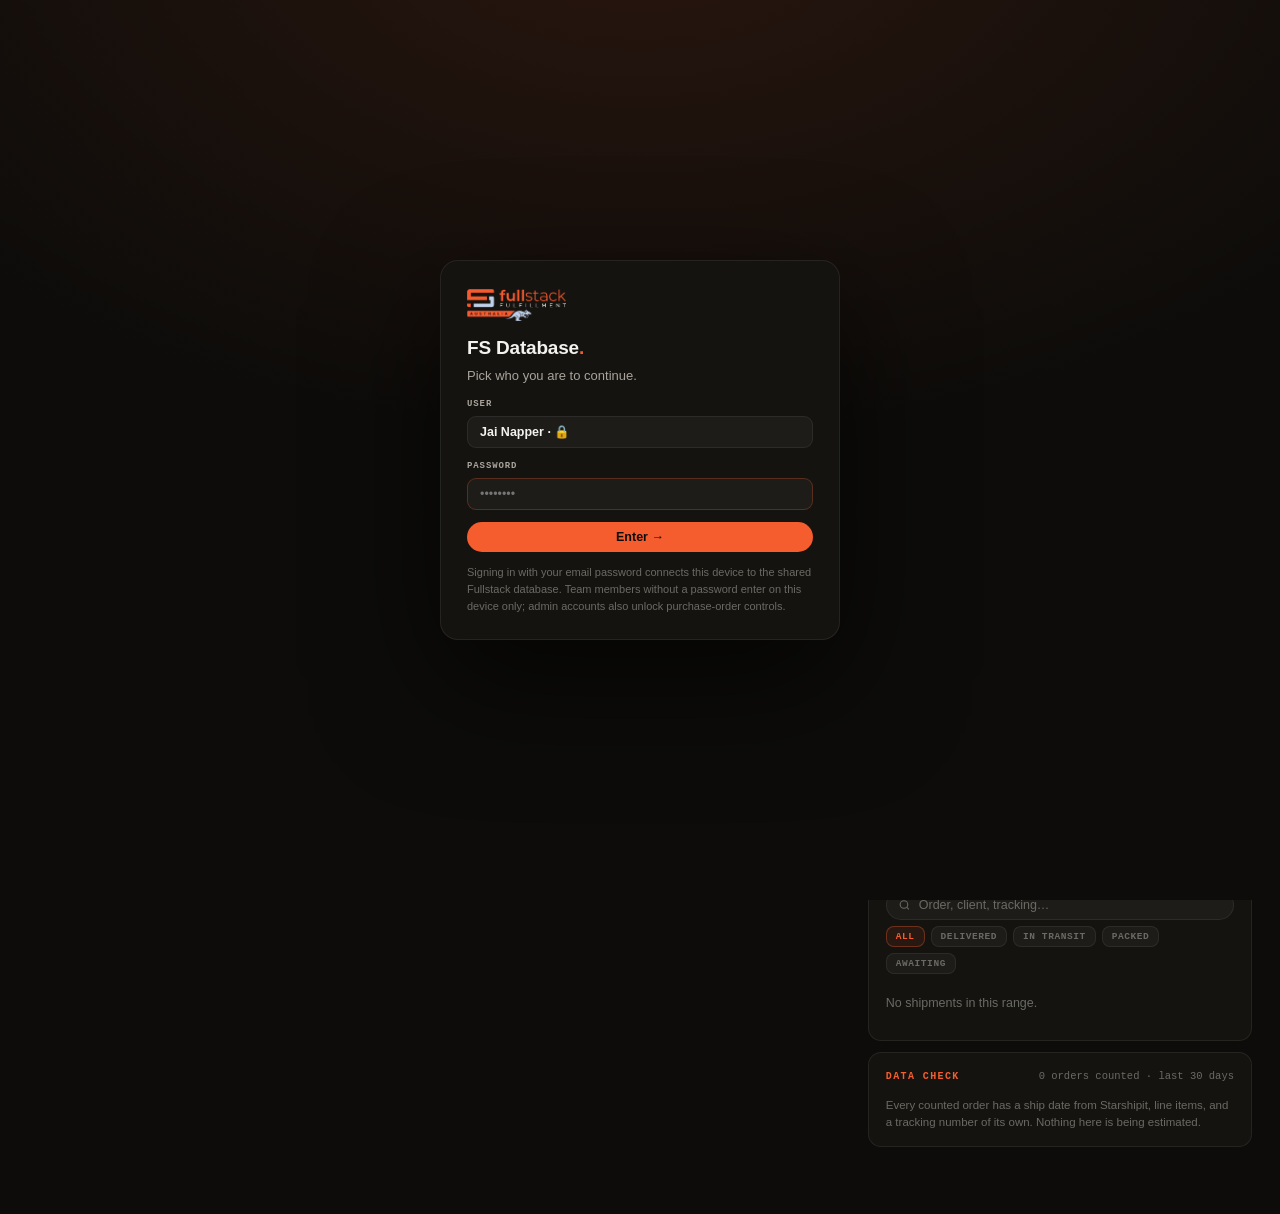
<file: fs-database/index.html>
<!DOCTYPE html>
<html lang="en">
<head>
<meta charset="utf-8">
<meta name="viewport" content="width=device-width, initial-scale=1">
<meta name="robots" content="noindex,nofollow">
<title>FS Database — Fullstack Fulfillment</title>
<meta name="description" content="Fullstack Fulfillment internal ops database — dashboard, leads, onboarding, documents and carriers.">
<link rel="icon" href="assets/roo-blue.png" type="image/png">
<link rel="manifest" href="manifest.json">
<link rel="apple-touch-icon" href="assets/icon-192.png">
<meta name="theme-color" content="#0d0c0a">
<meta name="apple-mobile-web-app-capable" content="yes">
<meta name="apple-mobile-web-app-status-bar-style" content="black-translucent">
<meta name="apple-mobile-web-app-title" content="FS Database">
<style>
/* ————— FS DATABASE · NIGHT FREIGHT ————— same brand system as fullstackfs.com.au */
:root{
  --ground:#0d0c0a;
  --raise:#151310;
  --raise2:#1c1915;
  --stroke:rgba(255,255,255,.07);
  --stroke-hi:rgba(245,93,47,.28);
  --text:#f4f2ee;
  --dim:#a8a49b;
  --faint:#6a6a64;
  --accent:#f55d2f;
  --accent-dim:#c44825;
  --cool:#c5d3e2;
  --ok:#7ee2a8;
  --warn:#f2c14e;
  --bad:#ff8a70;
  /* chart palette — validated (CVD + contrast) against the --raise surface; fixed slot order, never cycled */
  --chart-1:#f0561f;
  --chart-2:#3987e5;
  --chart-3:#199e70;
  --chart-4:#c98500;
  --chart-5:#d55181;
  --grid:rgba(255,255,255,.06);
  --sans:'Inter',-apple-system,BlinkMacSystemFont,'Segoe UI',Roboto,Helvetica,Arial,sans-serif;
  --mono:ui-monospace,'SF Mono',SFMono-Regular,Menlo,Consolas,monospace;
}
*{margin:0;padding:0;box-sizing:border-box}
html{scroll-behavior:smooth}
body{background:var(--ground);color:var(--text);font-family:var(--sans);font-size:14.5px;line-height:1.55;-webkit-font-smoothing:antialiased}
img{max-width:100%;display:block}
a{color:inherit}
button{font-family:var(--sans)}
::selection{background:rgba(245,93,47,.35)}

/* ————— app shell ————— */
.app{display:grid;grid-template-columns:236px 1fr;min-height:100vh}
.side{position:sticky;top:0;height:100vh;display:flex;flex-direction:column;background:var(--raise);border-right:1px solid var(--stroke);padding:22px 16px 16px;z-index:60}
.side-logo{display:flex;flex-direction:column;gap:10px;padding:0 6px 18px;border-bottom:1px solid var(--stroke)}
.side-logo img{height:30px;width:auto;align-self:flex-start}
.side-tag{display:inline-flex;align-self:flex-start;font-family:var(--mono);font-size:9.5px;font-weight:700;letter-spacing:.16em;text-transform:uppercase;color:var(--accent);background:rgba(245,93,47,.09);border:1px solid rgba(245,93,47,.25);padding:4px 10px;border-radius:100px}
.side-nav{display:flex;flex-direction:column;gap:2px;padding:16px 0;flex:1}
.side-nav a{display:flex;align-items:center;gap:11px;padding:10px 12px;border-radius:11px;color:var(--dim);font-size:13.5px;font-weight:600;text-decoration:none;border:1px solid transparent;transition:all .15s}
.side-nav a svg{width:17px;height:17px;flex:none;opacity:.75}
.side-nav a:hover{color:var(--text);background:rgba(255,255,255,.04)}
.side-nav a.on{color:var(--text);background:rgba(245,93,47,.1);border-color:rgba(245,93,47,.25)}
.side-nav a.on svg{color:var(--accent);opacity:1}
.side-nav .n-count{margin-left:auto;font-family:var(--mono);font-size:10px;font-weight:700;color:var(--faint);background:rgba(255,255,255,.05);border:1px solid var(--stroke);padding:2px 8px;border-radius:100px}
.side-nav .n-count:empty{display:none}
.side-nav a.on .n-count{color:var(--accent);background:rgba(245,93,47,.12);border-color:rgba(245,93,47,.3)}
.side-foot{border-top:1px solid var(--stroke);padding-top:14px;display:flex;flex-direction:column;gap:10px}
.ss-status{display:flex;align-items:center;gap:9px;padding:0 12px;height:40px;border:1px solid var(--stroke);border-radius:11px;background:rgba(255,255,255,.02);cursor:pointer;transition:border-color .15s;min-width:0}
.ss-status:hover{border-color:var(--stroke-hi)}
.ss-status img{height:14px;width:auto;flex:none}
.ss-status .ss-dot{flex:none}
.ss-dot{width:8px;height:8px;border-radius:50%;background:var(--warn);flex:none;box-shadow:0 0 8px rgba(242,193,78,.5)}
.ss-dot.live{background:var(--ok);box-shadow:0 0 8px rgba(126,226,168,.55)}
.ss-dot.bad{background:var(--bad);box-shadow:0 0 8px rgba(255,138,112,.5)}
.ss-lab{font-family:var(--mono);font-size:9.5px;letter-spacing:.06em;text-transform:uppercase;color:var(--faint);min-width:0;flex:1;white-space:nowrap;overflow:hidden;text-overflow:ellipsis}
.side-btns{display:flex;gap:8px}
.side-btns button{flex:1;background:rgba(255,255,255,.04);border:1px solid var(--stroke);border-radius:10px;color:var(--dim);font-size:12px;font-weight:600;padding:8px 6px;cursor:pointer;transition:all .15s}
.side-btns button:hover{color:var(--text);border-color:var(--stroke-hi)}
.side-ver{font-family:var(--mono);font-size:9.5px;letter-spacing:.08em;color:var(--faint);text-align:center}

.main{min-width:0;padding:28px 34px 60px;position:relative}
.mobile-top{display:none}

/* ————— view head ————— */
.view{display:none}
.view.on{display:block;animation:vin .25s ease}
@keyframes vin{from{opacity:0;transform:translateY(6px)}to{opacity:1;transform:none}}
.view-head{display:flex;align-items:flex-end;justify-content:space-between;gap:18px;flex-wrap:wrap;margin-bottom:22px}
.vh-title h1{font-size:26px;font-weight:800;letter-spacing:-.02em;line-height:1.15}
.vh-title h1 em{font-style:normal;color:var(--accent)}
.vh-sub{color:var(--dim);font-size:13.5px;margin-top:5px;max-width:620px}
.vh-actions{display:flex;align-items:center;gap:10px;flex-wrap:wrap}

/* ————— shared bits ————— */
.eyebrow{display:inline-flex;align-items:center;gap:9px;font-family:var(--mono);font-size:10px;font-weight:700;letter-spacing:.14em;text-transform:uppercase;color:var(--accent)}
.btn{display:inline-flex;align-items:center;gap:8px;background:var(--accent);color:#0d0c0a;font-size:13.5px;font-weight:800;padding:11px 20px;border-radius:100px;border:0;cursor:pointer;text-decoration:none;transition:background .2s,transform .15s,box-shadow .2s;white-space:nowrap}
.btn:hover{background:#ff6f43;transform:translateY(-1px);box-shadow:0 8px 24px rgba(245,93,47,.25)}
.btn.ghost{background:rgba(255,255,255,.05);color:var(--text);border:1px solid var(--stroke);font-weight:700}
.btn.ghost:hover{border-color:var(--stroke-hi);box-shadow:none;background:rgba(255,255,255,.08)}
.btn.small{padding:8px 14px;font-size:12.5px}
.btn.danger{background:rgba(255,138,112,.12);color:var(--bad);border:1px solid rgba(255,138,112,.3);font-weight:700}
.btn.danger:hover{background:rgba(255,138,112,.2);box-shadow:none}
.search{position:relative}
.search input{background:rgba(255,255,255,.04);border:1px solid var(--stroke);border-radius:100px;color:var(--text);font-size:13px;font-family:var(--sans);padding:10px 16px 10px 36px;width:230px;outline:none;transition:border-color .2s}
.search input:focus{border-color:var(--stroke-hi)}
.search input::placeholder{color:var(--faint)}
.search svg{position:absolute;left:13px;top:50%;transform:translateY(-50%);width:14px;height:14px;color:var(--faint);pointer-events:none}
.chip{display:inline-flex;align-items:center;gap:7px;font-family:var(--mono);font-size:10px;font-weight:700;letter-spacing:.08em;text-transform:uppercase;color:var(--dim);background:rgba(255,255,255,.05);border:1px solid var(--stroke);padding:5px 12px;border-radius:100px;white-space:nowrap}
.chip.acc{color:var(--accent);background:rgba(245,93,47,.1);border-color:rgba(245,93,47,.3)}
.chip.demo{color:var(--warn);background:rgba(242,193,78,.08);border-color:rgba(242,193,78,.3)}
.chip.live{color:var(--ok);background:rgba(126,226,168,.08);border-color:rgba(126,226,168,.3)}
.pill{display:inline-flex;align-items:center;gap:6px;font-family:var(--mono);font-size:9.5px;font-weight:700;letter-spacing:.08em;text-transform:uppercase;padding:4px 10px;border-radius:100px;white-space:nowrap}
.pill::before{content:"";width:5px;height:5px;border-radius:50%;background:currentColor}
.pill.ok{color:var(--ok);background:rgba(126,226,168,.08);border:1px solid rgba(126,226,168,.25)}
.pill.info{color:var(--cool);background:rgba(197,211,226,.07);border:1px solid rgba(197,211,226,.22)}
.pill.warn{color:var(--warn);background:rgba(242,193,78,.08);border:1px solid rgba(242,193,78,.28)}
.pill.bad{color:var(--bad);background:rgba(255,138,112,.08);border:1px solid rgba(255,138,112,.28)}
.pill.dim{color:var(--faint);background:rgba(255,255,255,.04);border:1px solid var(--stroke)}
.pill.acc{color:var(--accent);background:rgba(245,93,47,.09);border:1px solid rgba(245,93,47,.28)}

/* ————— panels / cards ————— */
.panel{background:var(--raise);border:1px solid var(--stroke);border-radius:18px;padding:20px 22px;position:relative}
.panel-head{display:flex;align-items:center;justify-content:space-between;gap:12px;margin-bottom:16px;flex-wrap:wrap}
.panel-title{font-family:var(--mono);font-size:10px;font-weight:700;letter-spacing:.14em;text-transform:uppercase;color:var(--accent)}
.panel-meta{font-family:var(--mono);font-size:10.5px;color:var(--faint)}
.p-tools{display:flex;align-items:center;gap:8px}
.tbtn{background:rgba(255,255,255,.04);border:1px solid var(--stroke);border-radius:8px;color:var(--faint);font-family:var(--mono);font-size:10px;font-weight:700;letter-spacing:.06em;text-transform:uppercase;padding:5px 10px;cursor:pointer;transition:all .15s}
.tbtn:hover{color:var(--text);border-color:var(--stroke-hi)}
.tbtn[aria-pressed="true"]{color:var(--accent);border-color:rgba(245,93,47,.35);background:rgba(245,93,47,.08)}

/* ————— dashboard ————— */
.conn-strip{display:flex;align-items:center;justify-content:space-between;gap:14px;flex-wrap:wrap;margin-bottom:18px}
.conn-left{display:flex;align-items:center;gap:10px;flex-wrap:wrap}
.range-row{display:flex;align-items:center;gap:6px;background:var(--raise);border:1px solid var(--stroke);border-radius:100px;padding:4px}
.range-row button{background:none;border:0;border-radius:100px;color:var(--faint);font-family:var(--mono);font-size:10.5px;font-weight:700;letter-spacing:.06em;padding:7px 14px;cursor:pointer;transition:all .15s}
.range-row button:hover{color:var(--text)}
.range-row button.on{background:rgba(245,93,47,.14);color:var(--accent)}
.kpis{display:grid;grid-template-columns:repeat(5,1fr);gap:14px;margin-bottom:18px}
.kpi{background:var(--raise);border:1px solid var(--stroke);border-radius:16px;padding:16px 18px 14px;position:relative;overflow:hidden}
.kpi-k{font-family:var(--mono);font-size:9.5px;font-weight:700;letter-spacing:.1em;text-transform:uppercase;color:var(--faint)}
.kpi-v{font-size:30px;font-weight:800;letter-spacing:-.02em;line-height:1.1;margin-top:7px}
.kpi-d{display:flex;align-items:center;gap:6px;margin-top:6px;font-family:var(--mono);font-size:10.5px;color:var(--faint)}
.kpi-d b{font-weight:700}
.kpi-d .up{color:var(--ok)}.kpi-d .down{color:var(--bad)}
.kpi-spark{margin-top:10px;height:26px}
.dash-grid{display:grid;grid-template-columns:1.6fr 1fr;gap:14px;margin-bottom:14px}
.dash-col{display:flex;flex-direction:column;gap:14px;min-width:0}
.chart-box{position:relative;min-height:120px}
.chart-box svg{display:block;width:100%}
.legend{display:flex;align-items:center;gap:16px;flex-wrap:wrap;margin-top:12px}
.legend span{display:inline-flex;align-items:center;gap:7px;font-size:11.5px;color:var(--dim)}
.legend i{width:10px;height:10px;border-radius:3px;flex:none}
.viz-tip{position:fixed;z-index:300;background:var(--raise2);border:1px solid var(--stroke-hi);border-radius:10px;padding:8px 12px;pointer-events:none;display:none;box-shadow:0 12px 32px rgba(0,0,0,.5);max-width:260px}
.viz-tip .tt-t{font-family:var(--mono);font-size:9.5px;letter-spacing:.08em;text-transform:uppercase;color:var(--faint);margin-bottom:3px}
.viz-tip .tt-row{display:flex;align-items:center;gap:8px;font-size:12px;color:var(--dim);padding:1px 0}
.viz-tip .tt-row i{width:10px;height:3px;border-radius:2px;flex:none}
.viz-tip .tt-row b{color:var(--text);font-weight:700;margin-left:auto;padding-left:12px}
.viz-table{width:100%;border-collapse:collapse}
.viz-table th{font-family:var(--mono);font-size:9.5px;font-weight:700;letter-spacing:.08em;text-transform:uppercase;color:var(--faint);text-align:left;padding:0 8px 8px 0;border-bottom:1px solid var(--stroke)}
.viz-table td{font-size:12.5px;color:var(--dim);padding:7px 8px 7px 0;border-bottom:1px solid var(--stroke)}
.viz-table td.num,.viz-table th.num{text-align:right;font-family:var(--mono);font-variant-numeric:tabular-nums;color:var(--text)}
.viz-table tr:last-child td{border-bottom:0}
table.rows{width:100%;border-collapse:collapse}
table.rows th{font-family:var(--mono);font-size:9.5px;font-weight:700;letter-spacing:.08em;text-transform:uppercase;color:var(--faint);text-align:left;padding:0 10px 9px 0;border-bottom:1px solid var(--stroke);white-space:nowrap}
table.rows td{font-size:13px;padding:10px 10px 10px 0;border-bottom:1px solid var(--stroke);vertical-align:middle}
table.rows tr:last-child td{border-bottom:0}
table.rows td.num,table.rows th.num{text-align:right;font-family:var(--mono);font-size:12.5px;font-variant-numeric:tabular-nums}
.cell-main{font-weight:700;color:var(--text)}
.cell-sub{display:block;font-family:var(--mono);font-size:10.5px;color:var(--faint);margin-top:2px}
.ship-item{display:flex;align-items:center;gap:12px;padding:11px 0;border-bottom:1px solid var(--stroke)}
.ship-item:last-child{border-bottom:0}
.ship-plate{width:44px;height:30px;flex:none;background:#fff;border-radius:8px;display:flex;align-items:center;justify-content:center;padding:4px}
.ship-plate img{max-height:100%;max-width:100%;object-fit:contain}
.ship-info{min-width:0;flex:1}
.ship-id{display:block;font-family:var(--mono);font-size:12px;font-weight:700;color:var(--text)}
.ship-dest{display:block;font-size:11.5px;color:var(--faint);white-space:nowrap;overflow:hidden;text-overflow:ellipsis}
.ship-dest a{color:var(--cool);text-decoration:none;border-bottom:1px dotted rgba(197,211,226,.4)}
.ship-dest a:hover{color:var(--text);border-bottom-color:var(--text)}
.ship-right{display:flex;flex-direction:column;align-items:flex-end;gap:4px;flex:none}
.ship-when{font-family:var(--mono);font-size:9.5px;color:var(--faint)}

/* ————— leads ————— */
.pipe-row{display:flex;gap:8px;flex-wrap:wrap;margin-bottom:18px}
.pipe-chip{display:inline-flex;align-items:center;gap:8px;background:var(--raise);border:1px solid var(--stroke);border-radius:100px;padding:8px 16px;cursor:pointer;font-size:12.5px;font-weight:700;color:var(--dim);transition:all .15s}
.pipe-chip b{font-family:var(--mono);font-size:12px;color:var(--text)}
.pipe-chip:hover{border-color:var(--stroke-hi)}
.pipe-chip.on{border-color:rgba(245,93,47,.4);background:rgba(245,93,47,.08);color:var(--text)}
.lead-grid{display:grid;grid-template-columns:repeat(2,1fr);gap:14px}
.lead-card{background:var(--raise);border:1px solid var(--stroke);border-radius:18px;padding:20px;display:flex;flex-direction:column;gap:13px;transition:border-color .15s}
.lead-card:hover{border-color:rgba(245,93,47,.2)}
.lead-top{display:flex;align-items:flex-start;justify-content:space-between;gap:12px}
.lead-who h3{font-size:16.5px;font-weight:800;letter-spacing:-.01em}
.lead-who .co{color:var(--accent);font-weight:700;font-size:13px;margin-top:1px}
.lead-when{font-family:var(--mono);font-size:10px;color:var(--faint);white-space:nowrap}
.lead-contact{display:flex;flex-wrap:wrap;gap:7px 16px;font-size:12.5px;color:var(--dim)}
.lead-contact a{color:var(--cool);text-decoration:none}
.lead-contact a:hover{color:var(--text)}
.lead-facts{display:grid;grid-template-columns:repeat(3,auto);gap:8px 20px;justify-content:start;background:rgba(255,255,255,.025);border:1px solid var(--stroke);border-radius:12px;padding:11px 14px}
.lf{min-width:0}
.lf-k{font-family:var(--mono);font-size:8.5px;font-weight:700;letter-spacing:.1em;text-transform:uppercase;color:var(--faint)}
.lf-v{font-size:12.5px;font-weight:600;color:var(--text);margin-top:2px}
.tagrow{display:flex;flex-wrap:wrap;gap:6px}
.tag{font-family:var(--mono);font-size:9.5px;font-weight:600;letter-spacing:.04em;color:var(--dim);background:rgba(255,255,255,.05);border:1px solid var(--stroke);padding:3px 9px;border-radius:100px}
.lead-notes textarea{width:100%;background:rgba(255,255,255,.03);border:1px solid var(--stroke);border-radius:10px;color:var(--dim);font-family:var(--sans);font-size:12.5px;padding:9px 11px;resize:vertical;min-height:38px;outline:none}
.lead-notes textarea:focus{border-color:var(--stroke-hi);color:var(--text)}
.lead-foot{display:flex;align-items:center;gap:9px;flex-wrap:wrap}
.sel{background:rgba(255,255,255,.04);border:1px solid var(--stroke);border-radius:10px;color:var(--text);font-family:var(--sans);font-size:12.5px;font-weight:600;padding:8px 30px 8px 12px;outline:none;cursor:pointer;appearance:none;-webkit-appearance:none;background-image:url("data:image/svg+xml,%3Csvg xmlns='http://www.w3.org/2000/svg' width='9' height='6'%3E%3Cpath d='M1 1l3.5 3.5L8 1' stroke='%23a8a49b' fill='none' stroke-width='1.6' stroke-linecap='round'/%3E%3C/svg%3E");background-repeat:no-repeat;background-position:right 11px center}
.sel:focus{border-color:var(--stroke-hi)}
.sel option{background:var(--raise2);color:var(--text)}
.lead-foot .spacer{flex:1}
.iconbtn{background:none;border:0;color:var(--faint);cursor:pointer;font-size:12px;font-family:var(--mono);padding:6px;transition:color .15s}
.iconbtn:hover{color:var(--bad)}

/* ————— onboarding ————— */
.ob-grid{display:grid;grid-template-columns:repeat(2,1fr);gap:14px}
.ob-card{background:var(--raise);border:1px solid var(--stroke);border-radius:18px;padding:20px;cursor:pointer;transition:all .15s;display:flex;flex-direction:column;gap:12px}
.ob-card:hover{border-color:rgba(245,93,47,.35);transform:translateY(-2px)}
.ob-card-top{display:flex;align-items:flex-start;justify-content:space-between;gap:10px}
.ob-card h3{font-size:16.5px;font-weight:800}
.ob-acct{font-family:var(--mono);font-size:10px;color:var(--faint);margin-top:2px}
.prog{height:7px;background:rgba(255,255,255,.06);border-radius:100px;overflow:hidden}
.prog i{display:block;height:100%;background:linear-gradient(90deg,var(--accent-dim),var(--accent));border-radius:100px;transition:width .4s ease}
.prog-lab{display:flex;justify-content:space-between;font-family:var(--mono);font-size:10px;color:var(--faint)}
.ob-chips{display:flex;flex-wrap:wrap;gap:6px}
.ob-open{font-size:12.5px;font-weight:700;color:var(--accent)}
.ob-back{display:inline-flex;align-items:center;gap:8px;color:var(--dim);font-size:13px;font-weight:600;text-decoration:none;margin-bottom:14px;background:none;border:0;cursor:pointer}
.ob-back:hover{color:var(--text)}
.ob-det-head{display:flex;align-items:flex-start;justify-content:space-between;gap:16px;flex-wrap:wrap;margin-bottom:20px}
.ob-sections{display:flex;flex-direction:column;gap:14px}
.ob-sec-panel .sec-cap{font-family:var(--mono);font-size:10px;font-weight:700;letter-spacing:.14em;text-transform:uppercase;color:var(--accent);margin:20px 0 10px;display:flex;align-items:center;gap:9px}
.ob-sec-panel .sec-cap::after{content:"";flex:1;height:1px;background:var(--stroke)}
.ob-sec-panel .sec-cap:first-child{margin-top:0}
.qa{display:grid;grid-template-columns:minmax(200px,300px) 1fr;gap:6px 22px;align-items:center;padding:8px 0;border-bottom:1px solid rgba(255,255,255,.04)}
.qa:last-child{border-bottom:0}
.qa-q{font-size:12.5px;color:var(--dim)}
.qa-q .req{color:var(--accent)}
.qa-a input[type=text],.qa-a input[type=email],.qa-a input[type=tel],.qa-a input[type=number],.qa-a input[type=date],.qa-a textarea{width:100%;background:rgba(255,255,255,.03);border:1px solid var(--stroke);border-radius:9px;color:var(--text);font-family:var(--sans);font-size:13px;padding:8px 11px;outline:none;transition:border-color .15s}
.qa-a input:focus,.qa-a textarea:focus{border-color:var(--stroke-hi)}
.qa-a textarea{resize:vertical;min-height:36px}
.yn{display:flex;gap:8px}
.yn button{background:rgba(255,255,255,.03);border:1px solid var(--stroke);border-radius:9px;color:var(--dim);font-size:12.5px;font-weight:700;padding:7px 18px;cursor:pointer;transition:all .15s}
.yn button:hover{color:var(--text)}
.yn button.sel{background:rgba(245,93,47,.1);border-color:rgba(245,93,47,.4);color:var(--accent)}
.fileslot{display:flex;align-items:center;gap:10px;flex-wrap:wrap}
.fbtn{display:inline-flex;align-items:center;gap:7px;background:rgba(255,255,255,.04);border:1px dashed rgba(255,255,255,.18);border-radius:9px;color:var(--dim);font-size:12px;font-weight:600;padding:7px 14px;cursor:pointer;transition:all .15s;font-family:var(--sans)}
.fbtn:hover{border-color:var(--accent);color:var(--text)}
.fchip{display:inline-flex;align-items:center;gap:8px;background:rgba(126,226,168,.06);border:1px solid rgba(126,226,168,.25);border-radius:9px;padding:6px 11px;font-family:var(--mono);font-size:11px;color:var(--ok);max-width:100%}
.fchip button{background:none;border:0;color:var(--faint);cursor:pointer;font-size:13px;line-height:1;padding:0 0 0 2px}
.fchip button:hover{color:var(--bad)}
.fchip a{color:inherit;text-decoration:none;white-space:nowrap;overflow:hidden;text-overflow:ellipsis;max-width:220px;cursor:pointer}
.fchip a:hover{text-decoration:underline}
.kyc-row{display:flex;align-items:center;gap:13px;padding:10px 0;border-bottom:1px solid rgba(255,255,255,.04);flex-wrap:wrap}
.kyc-row:last-child{border-bottom:0}
.kbox{width:20px;height:20px;flex:none;border-radius:6px;border:1.5px solid rgba(255,255,255,.2);background:rgba(255,255,255,.03);cursor:pointer;display:flex;align-items:center;justify-content:center;transition:all .15s;color:transparent}
.kbox.done{background:var(--accent);border-color:var(--accent);color:#0d0c0a}
.kyc-name{flex:1;min-width:180px;font-size:13px;font-weight:600}
.kyc-name small{display:block;font-weight:400;font-size:11px;color:var(--faint)}
.kyc-row.done .kyc-name{color:var(--dim);text-decoration:line-through;text-decoration-color:rgba(255,255,255,.25)}
.agr-row{display:grid;grid-template-columns:1fr auto auto;gap:12px;align-items:center;padding:10px 0;border-bottom:1px solid rgba(255,255,255,.04)}
.agr-row:last-child{border-bottom:0}
.agr-name{font-size:13px;font-weight:700}
.agr-name small{display:block;font-weight:400;font-family:var(--mono);font-size:10px;color:var(--faint);margin-top:2px}

/* ————— documents ————— */
.doc-filters{display:flex;gap:8px;flex-wrap:wrap;margin-bottom:18px}
/* Narrow screens cannot fit these columns. Scrolling them is fine; being cut off
   with no sign there is more to the right is not — hence the min width and the
   fade at the edge that shows up only while there is something to scroll to. */
.doc-table-wrap{overflow-x:auto;-webkit-overflow-scrolling:touch}
.doc-table-wrap table.rows{min-width:560px}
@media (max-width:900px){
  .doc-table-wrap{position:relative;
    -webkit-mask-image:linear-gradient(to right,#000 calc(100% - 26px),transparent 100%);
            mask-image:linear-gradient(to right,#000 calc(100% - 26px),transparent 100%)}
  .doc-table-wrap.at-end{-webkit-mask-image:none;mask-image:none}
}
.doc-icon{width:36px;height:36px;flex:none;border-radius:10px;background:rgba(245,93,47,.09);border:1px solid rgba(245,93,47,.2);display:flex;align-items:center;justify-content:center;font-family:var(--mono);font-size:9px;font-weight:700;letter-spacing:.04em;color:var(--accent);text-transform:uppercase}
.doc-cell{display:flex;align-items:center;gap:12px;min-width:220px}
.rowbtns{display:flex;gap:6px;justify-content:flex-end}
.rowbtns .tbtn{white-space:nowrap}

/* ————— carriers ————— */
.car-grid{display:grid;grid-template-columns:repeat(2,1fr);gap:14px}
.car-card{background:var(--raise);border:1px solid var(--stroke);border-radius:18px;padding:20px;display:flex;flex-direction:column;gap:14px}
.car-top{display:flex;align-items:center;gap:14px}
.car-plate{width:64px;height:42px;flex:none;background:#fff;border-radius:10px;display:flex;align-items:center;justify-content:center;padding:6px}
.car-plate img{max-height:100%;max-width:100%;object-fit:contain}
.car-top h3{font-size:16.5px;font-weight:800}
.car-sub{font-family:var(--mono);font-size:10px;letter-spacing:.08em;text-transform:uppercase;color:var(--accent);font-weight:700;margin-top:2px}
.car-fields{display:grid;grid-template-columns:1fr 1fr;gap:9px 14px}
.cf{min-width:0}
.cf-k{font-family:var(--mono);font-size:8.5px;font-weight:700;letter-spacing:.1em;text-transform:uppercase;color:var(--faint);margin-bottom:3px}
.cf input{width:100%;background:rgba(255,255,255,.03);border:1px solid var(--stroke);border-radius:8px;color:var(--text);font-size:12.5px;font-family:var(--sans);padding:7px 10px;outline:none;transition:border-color .15s}
.cf input:focus{border-color:var(--stroke-hi)}
.car-links{display:flex;gap:8px;flex-wrap:wrap}
.car-attach{display:flex;flex-direction:column;gap:8px;border-top:1px solid var(--stroke);padding-top:13px}
.car-attach-row{display:flex;align-items:center;gap:10px;flex-wrap:wrap}
.car-attach-row .lab{font-size:12px;color:var(--dim);min-width:150px;font-weight:600}
.car-notes textarea{width:100%;background:rgba(255,255,255,.03);border:1px solid var(--stroke);border-radius:10px;color:var(--dim);font-family:var(--sans);font-size:12.5px;padding:9px 11px;resize:vertical;min-height:40px;outline:none}
.car-notes textarea:focus{border-color:var(--stroke-hi);color:var(--text)}

/* ————— drawer & modal ————— */
.scrim{position:fixed;inset:0;background:rgba(5,4,3,.65);backdrop-filter:blur(3px);z-index:200;opacity:0;pointer-events:none;transition:opacity .2s}
.scrim.on{opacity:1;pointer-events:auto}
.drawer{position:fixed;top:0;right:0;bottom:0;width:min(480px,100vw);background:var(--raise);border-left:1px solid var(--stroke);z-index:210;transform:translateX(102%);transition:transform .28s cubic-bezier(.2,.8,.24,1);display:flex;flex-direction:column}
.drawer.on{transform:none}
.drawer-head{display:flex;align-items:center;justify-content:space-between;padding:20px 24px;border-bottom:1px solid var(--stroke)}
.drawer-head h2{font-size:17px;font-weight:800}
.x{background:none;border:0;color:var(--faint);font-size:20px;cursor:pointer;line-height:1;padding:4px}
.x:hover{color:var(--text)}
.drawer-body{padding:20px 24px 30px;overflow-y:auto;flex:1;display:flex;flex-direction:column;gap:14px}
.f-lab{font-family:var(--mono);font-size:9.5px;font-weight:700;letter-spacing:.1em;text-transform:uppercase;color:var(--dim);margin-bottom:6px;display:block}
.f-lab span{color:var(--accent)}
.f-in{width:100%;background:rgba(255,255,255,.04);border:1px solid var(--stroke);border-radius:11px;color:var(--text);font-size:13.5px;font-family:var(--sans);padding:11px 14px;outline:none;transition:border-color .2s}
.f-in:focus{border-color:var(--stroke-hi)}
.f-row2{display:grid;grid-template-columns:1fr 1fr;gap:12px}
.chkgrid{display:grid;grid-template-columns:1fr 1fr;gap:7px}
.chk{display:flex;align-items:center;gap:9px;background:rgba(255,255,255,.03);border:1px solid var(--stroke);border-radius:10px;padding:8px 11px;cursor:pointer;font-size:12.5px;color:var(--dim);transition:all .15s}
.chk:hover{border-color:var(--stroke-hi)}
.chk input{accent-color:var(--accent);width:14px;height:14px}
.chk:has(input:checked){border-color:rgba(245,93,47,.4);color:var(--text);background:rgba(245,93,47,.06)}
.drawer-foot{padding:16px 24px;border-top:1px solid var(--stroke);display:flex;gap:10px}
.modal{position:fixed;inset:0;z-index:220;display:none;align-items:center;justify-content:center;padding:20px}
.modal.on{display:flex}
.modal-card{background:var(--raise);border:1px solid var(--stroke);border-radius:20px;width:min(520px,100%);max-height:90vh;overflow-y:auto;padding:26px 28px;position:relative;box-shadow:0 30px 80px rgba(0,0,0,.6)}
.modal-card h2{font-size:19px;font-weight:800;margin-bottom:4px}
.modal-card .msub{color:var(--dim);font-size:13px;margin-bottom:18px}
.modal-card .x{position:absolute;top:18px;right:18px}
.set-sec{border-top:1px solid var(--stroke);padding-top:16px;margin-top:16px}
.set-sec:first-of-type{border-top:0;padding-top:0;margin-top:0}
.set-cap{font-family:var(--mono);font-size:10px;font-weight:700;letter-spacing:.14em;text-transform:uppercase;color:var(--accent);margin-bottom:12px}
.conn-msg{font-size:12px;border-radius:10px;padding:10px 13px;margin-top:10px;line-height:1.5;display:none}
.conn-msg.err{display:block;background:rgba(255,138,112,.07);border:1px solid rgba(255,138,112,.25);color:var(--bad)}
.conn-msg.ok{display:block;background:rgba(126,226,168,.07);border:1px solid rgba(126,226,168,.25);color:var(--ok)}
.storage-bar{height:6px;background:rgba(255,255,255,.06);border-radius:100px;overflow:hidden;margin-top:8px}
.storage-bar i{display:block;height:100%;background:var(--cool);border-radius:100px}
.set-note{font-size:11.5px;color:var(--faint);line-height:1.5;margin-top:8px}
.set-note a{color:var(--cool)}
.toast{position:fixed;bottom:26px;left:50%;transform:translate(-50%,20px);background:var(--raise2);border:1px solid var(--stroke-hi);color:var(--text);font-size:13px;font-weight:600;padding:12px 22px;border-radius:100px;z-index:400;opacity:0;pointer-events:none;transition:all .25s;box-shadow:0 12px 40px rgba(0,0,0,.5)}
.toast.on{opacity:1;transform:translate(-50%,0)}

/* ————— empty state ————— */
.empty{display:flex;flex-direction:column;align-items:center;gap:14px;padding:60px 20px;text-align:center;border:1px dashed rgba(255,255,255,.12);border-radius:18px}
.empty img{height:74px;opacity:.5}
.empty p{color:var(--faint);font-size:13px;max-width:340px}

/* ————— go live ————— */
.gl-banner{display:flex;align-items:center;justify-content:space-between;gap:14px;flex-wrap:wrap;border:1px solid rgba(126,226,168,.3);background:rgba(126,226,168,.06);border-radius:14px;padding:14px 18px;margin-bottom:14px}
.gl-banner.blocked{border-color:rgba(242,193,78,.3);background:rgba(242,193,78,.05)}
.gl-banner b{font-size:14px}
.gl-live-stamp{display:inline-flex;align-items:center;gap:8px;font-family:var(--mono);font-size:11px;font-weight:700;letter-spacing:.12em;text-transform:uppercase;color:var(--ok)}
.auto-chip{font-family:var(--mono);font-size:8.5px;font-weight:700;letter-spacing:.08em;text-transform:uppercase;color:var(--cool);background:rgba(197,211,226,.08);border:1px solid rgba(197,211,226,.22);padding:2px 8px;border-radius:100px}
.kyc-row .note-in{flex:1;min-width:140px;background:rgba(255,255,255,.03);border:1px solid var(--stroke);border-radius:8px;color:var(--dim);font-family:var(--sans);font-size:12px;padding:6px 10px;outline:none}
.kyc-row .note-in:focus{border-color:var(--stroke-hi);color:var(--text)}

/* ————— catalog & PO ————— */
.lock-chip{display:inline-flex;align-items:center;gap:8px;font-family:var(--mono);font-size:10px;font-weight:700;letter-spacing:.1em;text-transform:uppercase;padding:7px 14px;border-radius:100px;cursor:pointer;transition:all .15s;border:1px solid var(--stroke);background:rgba(255,255,255,.04);color:var(--dim)}
.lock-chip:hover{border-color:var(--stroke-hi);color:var(--text)}
.lock-chip.on{color:var(--ok);border-color:rgba(126,226,168,.3);background:rgba(126,226,168,.07)}
.num-in{width:82px;background:rgba(255,255,255,.03);border:1px solid var(--stroke);border-radius:8px;color:var(--text);font-family:var(--mono);font-size:12px;padding:6px 8px;outline:none;text-align:right;font-variant-numeric:tabular-nums}
.num-in:focus{border-color:var(--stroke-hi)}
.num-in.small{width:64px}
table.rows td .sel.mini{padding:6px 26px 6px 10px;font-size:11.5px}
.sug-flag{font-family:var(--mono);font-size:9px;font-weight:700;letter-spacing:.06em;text-transform:uppercase;padding:3px 8px;border-radius:100px}
.po-line-total{font-family:var(--mono);font-variant-numeric:tabular-nums}
.po-totals{display:flex;justify-content:flex-end;gap:26px;border-top:1px solid var(--stroke);padding-top:14px;margin-top:6px;align-items:baseline}
.po-totals .t-lab{font-family:var(--mono);font-size:10px;letter-spacing:.1em;text-transform:uppercase;color:var(--faint)}
.po-totals .t-val{font-size:22px;font-weight:800}
.sig-grid{display:grid;grid-template-columns:1fr 1fr;gap:12px}
.sig-card{border:1px dashed rgba(255,255,255,.16);border-radius:12px;padding:14px 16px;min-height:76px}
.sig-card.signed{border-style:solid;border-color:rgba(126,226,168,.3);background:rgba(126,226,168,.05)}
.sig-name{font-family:'Segoe Script','Bradley Hand',cursive;font-size:20px;color:var(--text)}
.sig-meta{font-family:var(--mono);font-size:9.5px;letter-spacing:.06em;color:var(--faint);margin-top:4px;text-transform:uppercase}
.sig-k{font-family:var(--mono);font-size:9px;font-weight:700;letter-spacing:.12em;text-transform:uppercase;color:var(--accent);margin-bottom:6px}
.req-row{display:grid;grid-template-columns:1fr auto auto;gap:12px;align-items:center;padding:10px 0;border-bottom:1px solid rgba(255,255,255,.04)}
.req-row:last-child{border-bottom:0}
.pin-in{width:120px;letter-spacing:.4em;font-family:var(--mono);text-align:center}

/* ————— team ————— */
.user-switch{display:flex;gap:9px;align-items:center;padding:9px 11px;border:1px solid var(--stroke);border-radius:11px;background:rgba(255,255,255,.02)}
.u-avatar{width:27px;height:27px;border-radius:50%;background:rgba(245,93,47,.14);color:var(--accent);font-family:var(--mono);font-size:10px;font-weight:700;display:flex;align-items:center;justify-content:center;flex:none;border:1px solid rgba(245,93,47,.3);text-transform:uppercase}
.u-avatar.big{width:42px;height:42px;font-size:14px}
.user-switch .sel{flex:1;min-width:0;padding:6px 26px 6px 9px;font-size:12px;border:0;background-color:transparent}
.team-card .role-pill{margin-left:auto}
.tab-toggles{display:grid;grid-template-columns:1fr 1fr;gap:6px}
.tab-toggles .chk input:disabled + span{opacity:.45}
.tab-toggles .chk:has(input:disabled){cursor:not-allowed;opacity:.75}
.team-you{font-family:var(--mono);font-size:9px;font-weight:700;letter-spacing:.1em;text-transform:uppercase;color:var(--ok);border:1px solid rgba(126,226,168,.3);background:rgba(126,226,168,.07);padding:3px 9px;border-radius:100px}

/* ————— transit ————— */
.transit-hero{display:flex;align-items:baseline;gap:10px;margin-bottom:10px}
.transit-hero .th-v{font-size:34px;font-weight:800;letter-spacing:-.02em}
.transit-hero .th-k{font-family:var(--mono);font-size:10px;letter-spacing:.08em;text-transform:uppercase;color:var(--faint)}
.tc-row{display:grid;grid-template-columns:16px minmax(90px,1fr) auto auto;gap:9px;align-items:center;padding:5px 0;font-size:12px;color:var(--dim)}
.tc-row i{width:10px;height:10px;border-radius:3px}
.tc-row .tc-v{font-family:var(--mono);font-size:12px;color:var(--text);font-variant-numeric:tabular-nums;text-align:right}
.tc-row .tc-n{font-family:var(--mono);font-size:10px;color:var(--faint);text-align:right}
.ship-transit{font-family:var(--mono);font-size:9px;color:var(--cool);letter-spacing:.04em}

/* ————— lock screen ————— */
.lock{position:fixed;inset:0;background:radial-gradient(900px 540px at 50% -10%,rgba(245,93,47,.12),transparent),var(--ground);z-index:500;display:none;align-items:center;justify-content:center;padding:20px}
.lock.on{display:flex}
.lock-card{width:min(400px,100%);background:var(--raise);border:1px solid var(--stroke);border-radius:22px;padding:34px 32px 28px;display:flex;flex-direction:column;gap:14px;box-shadow:0 40px 120px rgba(0,0,0,.65)}
.lock-card img{height:32px;align-self:flex-start}
.lock-card h1{font-size:21px;font-weight:800;letter-spacing:-.01em}
.lock-sub{color:var(--dim);font-size:13px;margin-top:-8px}
.lock-note{font-size:11px;color:var(--faint);line-height:1.55}

/* ————— tailored rows ————— */
.qa-tools{display:inline-flex;gap:1px;margin-left:7px;vertical-align:middle;opacity:0;transition:opacity .15s}
.qa:hover .qa-tools,.kyc-row:hover .qa-tools{opacity:1}
.qa-tools .iconbtn{padding:1px 4px;font-size:10px;color:var(--faint)}
.qa-tools .iconbtn:hover{color:var(--text)}
@media(hover:none){.qa-tools{opacity:.6}}

/* ————— v5 · slimline pass — same brand, lighter build ————— */
body{font-size:13.8px}
.app{grid-template-columns:214px 1fr}
.side{padding:18px 13px 13px}
.side-logo img{height:26px}
.side-logo{padding:0 5px 14px;gap:8px}
.side-tag{padding:3px 9px;font-size:9px}
.side-nav{padding:12px 0}
.side-nav a{padding:8px 10px;font-size:12.5px;border-radius:9px;gap:9px}
.side-nav a svg{width:15px;height:15px}
.side-nav .n-count{padding:1px 7px;font-size:9px}
.side-btns button{padding:6px 5px;font-size:11.5px}
.ss-status{padding:8px 10px;border-radius:9px}
.user-switch{padding:6px 9px;border-radius:9px}
.u-avatar{width:24px;height:24px;font-size:9px}
.main{padding:22px 28px 56px;max-width:1560px}
.view-head{margin-bottom:16px;gap:14px}
.vh-title h1{font-size:21px}
.vh-sub{font-size:12.5px;margin-top:4px}
.btn{padding:8px 16px;font-size:12.5px}
.btn.small{padding:6px 12px;font-size:11.5px}
.search input{padding:7px 14px 7px 32px;font-size:12.5px;width:210px}
.search svg{left:12px;width:13px;height:13px}
.chip{padding:3px 10px;font-size:9.5px;gap:6px}
.pill{padding:2px 8px;font-size:9px;gap:5px}
.tbtn{padding:4px 9px;font-size:9.5px}
.panel{padding:15px 17px;border-radius:13px}
.panel-head{margin-bottom:12px}
.conn-strip{margin-bottom:14px}
.range-row{padding:3px}
.range-row button{padding:5px 12px;font-size:10px}
.kpis{gap:11px;margin-bottom:14px}
.kpi{padding:12px 14px 10px;border-radius:11px}
.kpi-v{font-size:23px;margin-top:5px}
.kpi-d{margin-top:4px;font-size:10px}
.kpi-spark{margin-top:8px;height:22px}
.dash-grid{gap:11px}
.dash-col{gap:11px}
table.rows th{padding:0 9px 7px 0}
table.rows td{padding:7px 9px 7px 0;font-size:12.5px}
table.rows td.num{font-size:12px}
.ship-item{padding:8px 0;gap:10px}
.ship-plate{width:38px;height:26px;border-radius:6px}
.legend span{font-size:11px}
.transit-hero .th-v{font-size:27px}
.tc-row{padding:4px 0;font-size:11.5px}
.pipe-row{margin-bottom:14px}
.pipe-chip{padding:6px 13px;font-size:11.5px}
.lead-grid,.ob-grid,.car-grid{gap:11px}
.lead-card,.ob-card,.car-card{padding:15px 16px;border-radius:13px;gap:10px}
.lead-who h3,.ob-card h3,.car-top h3{font-size:15px}
.lead-facts{padding:9px 12px;gap:6px 16px}
.lf-v{font-size:12px}
.tag{padding:2px 8px;font-size:9px}
.prog{height:5px}
.sel{padding:6px 26px 6px 10px;font-size:12px;border-radius:8px}
.f-in{padding:8px 12px;font-size:12.5px;border-radius:9px}
.f-lab{font-size:9px;margin-bottom:4px}
.qa{padding:6px 0;gap:5px 18px}
.qa-a input[type=text],.qa-a input[type=email],.qa-a input[type=tel],.qa-a input[type=number],.qa-a input[type=date],.qa-a textarea{padding:6px 9px;font-size:12.5px;border-radius:7px}
.yn button{padding:5px 14px;font-size:11.5px;border-radius:7px}
.kyc-row{padding:7px 0;gap:11px}
.kbox{width:17px;height:17px;border-radius:5px}
.kyc-name{font-size:12.5px}
.kyc-name small{font-size:10.5px}
.agr-row{padding:8px 0;gap:10px}
.agr-name{font-size:12.5px}
.fbtn{padding:5px 11px;font-size:11px;border-radius:7px}
.fchip{padding:4px 9px;font-size:10.5px;border-radius:7px}
.doc-icon{width:30px;height:30px;border-radius:8px;font-size:8px}
.car-plate{width:54px;height:36px;border-radius:8px}
.car-fields{gap:7px 12px}
.cf input{padding:6px 9px;font-size:12px}
.car-attach{padding-top:10px;gap:6px}
.car-notes textarea,.lead-notes textarea{padding:7px 10px;font-size:12px}
.drawer{width:min(440px,100vw)}
.drawer-head{padding:15px 20px}
.drawer-head h2{font-size:15.5px}
.drawer-body{padding:15px 20px 24px;gap:11px}
.drawer-foot{padding:13px 20px}
.toast{bottom:auto;top:16px;transform:translate(-50%,-20px)}
.toast.on{transform:translate(-50%,0)}
.chk{padding:6px 9px;font-size:11.5px;border-radius:8px}
.modal-card{padding:20px 24px;border-radius:15px}
.modal-card h2{font-size:17px}
.set-sec{padding-top:13px;margin-top:13px}
.sig-card{padding:11px 13px;min-height:62px;border-radius:10px}
.sig-name{font-size:17px}
.po-totals .t-val{font-size:19px}
.po-totals{gap:20px;padding-top:11px}
.num-in{padding:5px 7px;font-size:11.5px;width:74px}
.num-in.small{width:58px}
.gl-banner{padding:11px 15px;border-radius:11px;margin-bottom:11px}
.gl-banner b{font-size:13px}
.auto-chip{font-size:8px;padding:2px 7px}
.team-you{font-size:8px;padding:2px 7px}
.u-avatar.big{width:36px;height:36px;font-size:12px}
.tab-toggles{gap:5px}
.lock-card{padding:28px 26px 24px;border-radius:18px;gap:12px}
.lock-card h1{font-size:19px}
.empty{padding:44px 20px}
.empty img{height:60px}
.req-row{padding:8px 0;gap:10px}
.ob-back{margin-bottom:11px;font-size:12.5px}
.ob-det-head{margin-bottom:15px}
.ob-det-head h1{font-size:21px!important}
.ob-sections{gap:11px}
.ob-sec-panel .sec-cap{margin:15px 0 8px}
.ob-chips{gap:5px}
.prog-lab{font-size:9.5px}
.ob-acct{font-size:9.5px}
.storage-bar{height:4px}

/* ————— responsive ————— */
@media(max-width:1180px){
  .kpis{grid-template-columns:repeat(3,1fr)}
  .dash-grid{grid-template-columns:1fr}
  .lead-grid,.ob-grid,.car-grid{grid-template-columns:1fr}
}
@media(max-width:840px){
  .app{grid-template-columns:1fr}
  .side{position:fixed;left:0;width:min(280px,84vw);transform:translateX(-103%);transition:transform .25s ease;box-shadow:30px 0 80px rgba(0,0,0,.5);overflow-y:auto}
  .side.open{transform:none}
  .main{padding:18px 16px calc(60px + env(safe-area-inset-bottom))}
  .mobile-top{display:flex;align-items:center;gap:12px;margin-bottom:18px;position:sticky;top:0;z-index:50;background:linear-gradient(var(--ground) 78%,transparent);padding:10px 0 8px}
  .burger{background:var(--raise);border:1px solid var(--stroke);border-radius:10px;color:var(--text);width:40px;height:40px;font-size:16px;cursor:pointer;flex:none}
  .mobile-top img{height:24px}
  .kpis{grid-template-columns:repeat(2,1fr)}
  .kpi-v{font-size:25px}
  .qa{grid-template-columns:1fr}
  .agr-row,.req-row{grid-template-columns:1fr;gap:8px}
  .search input{width:150px}
  .vh-title h1{font-size:22px}
  .lead-facts{grid-template-columns:repeat(2,auto)}
  .car-fields{grid-template-columns:1fr}
  .sig-grid{grid-template-columns:1fr}
  .view-head .f-in{width:100%!important}
  .vh-actions{width:100%}
  .vh-actions .search{flex:1}
  .vh-actions .search input{width:100%}
  .po-totals{justify-content:space-between}
  .drawer{width:100vw}
}
</style>
</head>
<body>
<div class="app">

  <!-- ======================================================= sidebar -->
  <aside class="side" id="side">
    <div class="side-logo">
      <img src="assets/logo-white.png" alt="Fullstack Fulfillment">
      <span class="side-tag">HQ · Database</span>
    </div>
    <nav class="side-nav" id="sideNav" aria-label="Sections">
      <a href="#/dashboard" data-route="dashboard">
        <svg viewBox="0 0 24 24" fill="none" stroke="currentColor" stroke-width="2" stroke-linecap="round" stroke-linejoin="round"><rect x="3" y="3" width="7" height="9" rx="1.5"/><rect x="14" y="3" width="7" height="5" rx="1.5"/><rect x="14" y="12" width="7" height="9" rx="1.5"/><rect x="3" y="16" width="7" height="5" rx="1.5"/></svg>
        Dashboard
      </a>
      <a href="#/leads" data-route="leads">
        <svg viewBox="0 0 24 24" fill="none" stroke="currentColor" stroke-width="2" stroke-linecap="round" stroke-linejoin="round"><circle cx="9" cy="8" r="3.5"/><path d="M3.5 20c.6-3.6 2.8-5.5 5.5-5.5s4.9 1.9 5.5 5.5"/><path d="M18 8v6M15 11h6"/></svg>
        New Client Leads
        <span class="n-count" id="countLeads"></span>
      </a>
      <a href="#/onboarding" data-route="onboarding">
        <svg viewBox="0 0 24 24" fill="none" stroke="currentColor" stroke-width="2" stroke-linecap="round" stroke-linejoin="round"><rect x="5" y="4" width="14" height="17" rx="2"/><path d="M9 4.5V3h6v1.5"/><path d="M9 12l2 2 4-4"/></svg>
        New Client Onboarding
        <span class="n-count" id="countOb"></span>
      </a>
      <a href="#/golive" data-route="golive">
        <svg viewBox="0 0 24 24" fill="none" stroke="currentColor" stroke-width="2" stroke-linecap="round" stroke-linejoin="round"><path d="M12 3l2.4 4.9 5.4.8-3.9 3.8.9 5.4L12 15.4 7.2 17.9l.9-5.4L4.2 8.7l5.4-.8z"/></svg>
        Client Go Live
        <span class="n-count" id="countGl"></span>
      </a>
      <a href="#/documents" data-route="documents">
        <svg viewBox="0 0 24 24" fill="none" stroke="currentColor" stroke-width="2" stroke-linecap="round" stroke-linejoin="round"><path d="M6 2.5h8L19 7.5v12a2 2 0 0 1-2 2H6a2 2 0 0 1-2-2v-15a2 2 0 0 1 2-2z"/><path d="M13.5 2.5v5h5"/><path d="M8 13h8M8 17h5"/></svg>
        Client Documents
        <span class="n-count" id="countDocs"></span>
      </a>
      <a href="#/carriers" data-route="carriers">
        <svg viewBox="0 0 24 24" fill="none" stroke="currentColor" stroke-width="2" stroke-linecap="round" stroke-linejoin="round"><path d="M2.5 6.5h11v10h-11z"/><path d="M13.5 10h4l3 3v3.5h-7"/><circle cx="6.5" cy="17.5" r="1.8"/><circle cx="17" cy="17.5" r="1.8"/></svg>
        Carriers
      </a>
      <a href="#/catalog" data-route="catalog">
        <svg viewBox="0 0 24 24" fill="none" stroke="currentColor" stroke-width="2" stroke-linecap="round" stroke-linejoin="round"><path d="M12 2.5l8 4.5v10l-8 4.5-8-4.5V7z"/><path d="M4 7l8 4.5L20 7M12 11.5V21.5"/></svg>
        Fullstack Catalog
        <span class="n-count" id="countCat"></span>
      </a>
      <a href="#/po" data-route="po">
        <svg viewBox="0 0 24 24" fill="none" stroke="currentColor" stroke-width="2" stroke-linecap="round" stroke-linejoin="round"><rect x="4" y="3" width="16" height="18" rx="2"/><path d="M8 8h8M8 12h8M8 16h4"/></svg>
        Fullstack PO
        <span class="n-count" id="countPo"></span>
      </a>
      <a href="#/team" data-route="team">
        <svg viewBox="0 0 24 24" fill="none" stroke="currentColor" stroke-width="2" stroke-linecap="round" stroke-linejoin="round"><circle cx="8.5" cy="8.5" r="3.2"/><circle cx="16.5" cy="9.5" r="2.6"/><path d="M3 19.5c.5-3.3 2.6-5.2 5.5-5.2s5 1.9 5.5 5.2"/><path d="M15.5 14.6c2.4.2 4.1 1.9 4.5 4.4"/></svg>
        Team
        <span class="n-count" id="countTeam"></span>
      </a>
    </nav>
    <div class="side-foot">
      <div class="user-switch" title="Who is using the database on this device">
        <span class="u-avatar" id="uAvatar">FS</span>
        <select class="sel" id="userSel" aria-label="Current user"></select>
      </div>
      <div class="ss-status" id="ssStatus" role="button" tabindex="0" title="Starshipit connection — open settings">
        <span class="ss-dot" id="ssDot"></span>
        <img src="assets/starshipit.svg" alt="Starshipit">
        <span class="ss-lab" id="ssLab">Demo data</span>
      </div>
      <div class="ss-status" id="sbStatus" role="button" tabindex="0" title="Shared database">
        <span class="ss-dot" id="sbDot"></span>
        <span class="ss-lab" id="sbLab">DB · Local only</span>
      </div>
      <div class="side-btns">
        <button id="btnSettings">Settings</button>
        <button id="btnExport">Export</button>
      </div>
      <div class="side-ver">FS Database · v6</div>
    </div>
  </aside>

  <!-- ========================================================= main -->
  <main class="main">
    <div class="mobile-top">
      <button class="burger" id="burger" aria-label="Open menu">☰</button>
      <img src="assets/logo-white.png" alt="Fullstack Fulfillment">
    </div>

    <section class="view" id="view-dashboard" data-view="dashboard"></section>
    <section class="view" id="view-leads" data-view="leads"></section>
    <section class="view" id="view-onboarding" data-view="onboarding"></section>
    <section class="view" id="view-documents" data-view="documents"></section>
    <section class="view" id="view-carriers" data-view="carriers"></section>
    <section class="view" id="view-golive" data-view="golive"></section>
    <section class="view" id="view-catalog" data-view="catalog"></section>
    <section class="view" id="view-po" data-view="po"></section>
    <section class="view" id="view-team" data-view="team"></section>
  </main>
</div>

<!-- ======================================================= overlays -->
<div class="scrim" id="scrim"></div>

<aside class="drawer" id="leadDrawer" aria-label="Add lead">
  <div class="drawer-head"><h2 id="leadDrawerTitle">Add a lead</h2><button class="x" data-close>✕</button></div>
  <div class="drawer-body" id="leadDrawerBody"></div>
  <div class="drawer-foot">
    <button class="btn" id="leadSave">Save lead</button>
    <button class="btn ghost" data-close>Cancel</button>
  </div>
</aside>

<aside class="drawer" id="docDrawer" aria-label="Add document">
  <div class="drawer-head"><h2>Add a document</h2><button class="x" data-close>✕</button></div>
  <div class="drawer-body" id="docDrawerBody"></div>
  <div class="drawer-foot">
    <button class="btn" id="docSave">Save document</button>
    <button class="btn ghost" data-close>Cancel</button>
  </div>
</aside>

<aside class="drawer" id="catDrawer" aria-label="Add catalog item">
  <div class="drawer-head"><h2>Add catalog item</h2><button class="x" data-close>✕</button></div>
  <div class="drawer-body" id="catDrawerBody"></div>
  <div class="drawer-foot">
    <button class="btn" id="catSave">Save item</button>
    <button class="btn ghost" data-close>Cancel</button>
  </div>
</aside>

<aside class="drawer" id="reqDrawer" aria-label="New product request">
  <div class="drawer-head"><h2>New product request → Eagle AU</h2><button class="x" data-close>✕</button></div>
  <div class="drawer-body" id="reqDrawerBody"></div>
  <div class="drawer-foot">
    <button class="btn" id="reqSave">Save request</button>
    <button class="btn ghost" data-close>Cancel</button>
  </div>
</aside>

<div class="modal" id="adminModal" role="dialog" aria-modal="true" aria-label="Admin unlock">
  <div class="modal-card" style="width:min(400px,100%)">
    <button class="x" data-close>✕</button>
    <h2 id="adminTitle">Admin unlock</h2>
    <p class="msub" id="adminSub">Purchase orders are admin-only.</p>
    <div style="display:flex;flex-direction:column;gap:11px">
      <div><label class="f-lab" for="adminName">Your name</label><input class="f-in" id="adminName" autocomplete="off" placeholder="Full name"></div>
      <div><label class="f-lab" for="adminPin">Admin PIN</label><input class="f-in pin-in" id="adminPin" type="password" inputmode="numeric" autocomplete="off" placeholder="••••"></div>
      <div id="adminPin2Wrap" style="display:none"><label class="f-lab" for="adminPin2">Confirm new PIN</label><input class="f-in pin-in" id="adminPin2" type="password" inputmode="numeric" autocomplete="off" placeholder="••••"></div>
      <div class="conn-msg" id="adminMsg"></div>
      <button class="btn" id="adminGo">Unlock</button>
      <p class="set-note">The PIN is a shared workflow control stored in this browser — it keeps honest fingers off the order button, it is not real security. Real sign-off trails need the backend phase.</p>
    </div>
  </div>
</div>

<div class="modal" id="settingsModal" role="dialog" aria-modal="true" aria-label="Settings">
  <div class="modal-card">
    <button class="x" data-close>✕</button>
    <h2>Settings</h2>
    <p class="msub">Starshipit connection and local data.</p>

    <div class="set-sec">
      <div class="set-cap">Starshipit API</div>
      <div style="display:flex;flex-direction:column;gap:11px">
        <div><label class="f-lab" for="ssSubKey">Subscription key — one for everything</label><input class="f-in" id="ssSubKey" type="password" autocomplete="off" placeholder="Ocp-Apim-Subscription-Key"></div>
        <div><label class="f-lab">Child accounts — one API key each</label><div id="ssAccounts" style="display:flex;flex-direction:column;gap:8px"></div>
        <button class="btn ghost small" id="ssAddAcct" style="align-self:flex-start;margin-top:7px">+ Add child account</button></div>
        <div><label class="f-lab" for="ssProxy">Proxy base URL — optional</label><input class="f-in" id="ssProxy" type="text" autocomplete="off" placeholder="leave empty on the live link — proxy is built in"></div>
      </div>
      <div style="display:flex;gap:10px;margin-top:14px;flex-wrap:wrap">
        <button class="btn small" id="ssConnect">Connect &amp; sync all accounts</button>
        <button class="btn ghost small" id="ssDisconnect">Use demo data</button>
        <button class="btn ghost small" id="ssDiag">Diagnose</button>
      </div>
      <label class="chk" style="margin-top:10px"><input type="checkbox" id="ssAuto" checked><span>Auto-sync every 60 seconds — tops up new orders and fills gaps in the background</span></label>
      <div class="conn-msg" id="ssMsg"></div>
      <pre id="ssDiagOut" style="display:none;white-space:pre-wrap;word-break:break-word;background:rgba(255,255,255,.03);border:1px solid var(--stroke);border-radius:10px;padding:11px 13px;margin-top:10px;font-family:var(--mono);font-size:10.5px;line-height:1.55;color:var(--dim);max-height:300px;overflow:auto"></pre>
      <p class="set-note">Every Starshipit child account has its own API key (Settings → API inside that account) and the whole login shares one subscription key. Each synced order is tagged with its child account as the client. Keys live only in this browser; on fs-database.vercel.app the built-in proxy makes the connection work with no extra setup.</p>
    </div>

    <div class="set-sec">
      <div class="set-cap">Eagle AU — supplier contact</div>
      <div style="display:flex;flex-direction:column;gap:11px">
        <div class="f-row2">
          <div><label class="f-lab" for="egContact">Contact name</label><input class="f-in" id="egContact" placeholder="Orders desk / rep"></div>
          <div><label class="f-lab" for="egPhone">Phone</label><input class="f-in" id="egPhone" placeholder="+61 …"></div>
        </div>
        <div><label class="f-lab" for="egEmail">Orders email</label><input class="f-in" id="egEmail" type="email" placeholder="orders@…"></div>
      </div>
      <p class="set-note">Product requests and approved POs are emailed here (and logged in the app). Where these should land on Eagle AU's side is still being confirmed — once known, this can point at their portal or API instead.</p>
    </div>

    <div class="set-sec">
      <div class="set-cap">Admin</div>
      <div style="display:flex;gap:10px;flex-wrap:wrap;align-items:center">
        <button class="btn ghost small" id="btnChangePin">Change admin PIN</button>
        <button class="btn ghost small" id="btnLock">Lock admin</button>
      </div>
      <p class="set-note">The admin PIN gates creating, countersigning and sending purchase orders. First unlock on the PO tab sets it.</p>
    </div>

    <div class="set-sec">
      <div class="set-cap">Local data</div>
      <div style="display:flex;gap:10px;flex-wrap:wrap">
        <button class="btn ghost small" id="btnExport2">Export backup</button>
        <button class="btn ghost small" id="btnImport">Import backup</button>
        <button class="btn ghost small" id="btnReseed">Load demo data</button>
        <button class="btn danger small" id="btnWipe">Erase everything</button>
      </div>
      <div class="storage-bar"><i id="storageBar" style="width:2%"></i></div>
      <p class="set-note" id="storageNote">—</p>
      <p class="set-note">This is the copy held in this browser, which keeps the app fast and lets it work with no signal. <b>Export backup</b> downloads the whole database, uploaded documents included.</p>
    </div>

    <div class="set-sec">
      <div class="set-cap">Shared database</div>
      <p class="set-note" id="sbNote" style="margin-top:0">—</p>
      <div style="display:flex;gap:10px;flex-wrap:wrap;margin-top:10px">
        <button class="btn ghost small" id="sbSyncNow">Sync now</button>
        <button class="btn ghost small" id="sbOut">Sign out of shared database</button>
      </div>
      <p class="set-note">Signing in with your email password puts records and uploaded documents on the Fullstack server, so the same data appears on your phone, your laptop and everyone else’s. Purchase orders stay admin-only, and the Starshipit keys are readable by admins alone. Without a sign-in the app still runs, but only in this browser.</p>
    </div>
  </div>
</div>

<div class="lock" id="lockScreen" role="dialog" aria-label="Sign in">
  <div class="lock-card">
    <img src="assets/logo-white.png" alt="Fullstack Fulfillment">
    <h1>FS Database<span style="color:var(--accent)">.</span></h1>
    <p class="lock-sub">Pick who you are to continue.</p>
    <div><label class="f-lab" for="lockUser">User</label><select class="sel f-in" id="lockUser" style="width:100%"></select></div>
    <div id="lockPwWrap"><label class="f-lab" for="lockPw">Password</label><input class="f-in" id="lockPw" type="password" autocomplete="current-password" placeholder="••••••••"></div>
    <div class="conn-msg" id="lockMsg"></div>
    <button class="btn" id="lockGo" style="justify-content:center">Enter →</button>
    <p class="lock-note">Signing in with your email password connects this device to the shared Fullstack database. Team members without a password enter on this device only; admin accounts also unlock purchase-order controls.</p>
  </div>
</div>

<div class="viz-tip" id="vizTip" aria-hidden="true"></div>
<div class="toast" id="toast"></div>
<input type="file" id="fileIn" style="display:none">
<input type="file" id="importIn" accept="application/json" style="display:none">
<script>
/* ================================================================== *
 *  FS DATABASE — Fullstack Fulfillment internal ops app              *
 *  Plain HTML/CSS/JS, no dependencies. Data lives in this browser:   *
 *  structured records in localStorage, uploaded files in IndexedDB.  *
 * ================================================================== */
'use strict';

/* ————— tiny helpers ————— */
const $  = (q, el) => (el || document).querySelector(q);
const $$ = (q, el) => Array.from((el || document).querySelectorAll(q));
function esc(s){ return String(s == null ? '' : s).replace(/[&<>"']/g, c => ({'&':'&amp;','<':'&lt;','>':'&gt;','"':'&quot;',"'":'&#39;'}[c])); }
function uid(){ return Date.now().toString(36) + Math.random().toString(36).slice(2, 8); }
function nf(n){ return (n == null || isNaN(n)) ? '—' : Math.round(n).toLocaleString('en-AU'); }
function nfc(n){ if(n == null || isNaN(n)) return '—'; if(Math.abs(n) >= 10000) return (n/1000).toFixed(1).replace(/\.0$/,'') + 'k'; return Math.round(n).toLocaleString('en-AU'); }
function money(n){ return (n == null || isNaN(n)) ? '—' : '$' + Math.round(n).toLocaleString('en-AU'); }
const MONTHS = ['Jan','Feb','Mar','Apr','May','Jun','Jul','Aug','Sep','Oct','Nov','Dec'];
function fmtD(iso){ const d = new Date(iso); return d.getDate() + ' ' + MONTHS[d.getMonth()]; }
function fmtDY(iso){ const d = new Date(iso); return d.getDate() + ' ' + MONTHS[d.getMonth()] + ' ' + d.getFullYear(); }
function timeAgo(iso){
  const s = (Date.now() - new Date(iso).getTime()) / 1000;
  if(s < 90) return 'just now';
  if(s < 3600) return Math.round(s/60) + ' min ago';
  if(s < 86400 * 1.5) return Math.round(s/3600) + ' h ago';
  if(s < 86400 * 14) return Math.round(s/86400) + ' d ago';
  return fmtD(iso);
}
function dayStart(d){ const x = new Date(d); x.setHours(0,0,0,0); return x; }
function daysBack(n){ const x = dayStart(new Date()); x.setDate(x.getDate() - n); return x; }
function fmtSize(b){ if(b == null) return ''; if(b < 1024) return b + ' B'; if(b < 1048576) return (b/1024).toFixed(0) + ' KB'; return (b/1048576).toFixed(1) + ' MB'; }
/* A failed write is silent data loss on the next reload — never let it pass as a toast. */
function storeWarn(key){
  let el = document.getElementById('storeWarn');
  if(!el){
    el = document.createElement('div');
    el.id = 'storeWarn';
    el.style.cssText = 'position:fixed;top:0;left:0;right:0;z-index:600;background:#4a1710;border-bottom:1px solid rgba(255,138,112,.5);color:#ffb3a1;font-size:12.5px;padding:9px 16px;text-align:center;font-family:var(--sans)';
    document.body.appendChild(el);
  }
  el.textContent = 'Browser storage is full — the last change to “' + key + '” could not be saved and will be lost on reload. ' +
    'Open Settings and use Export backup, then Erase everything, and sync again.';
}
function toast(msg){ const t = $('#toast'); t.textContent = msg; t.classList.add('on'); clearTimeout(toast._t); toast._t = setTimeout(() => t.classList.remove('on'), 2600); }
function debounce(fn, ms){ let t; return function(){ clearTimeout(t); const a = arguments, self = this; t = setTimeout(() => fn.apply(self, a), ms); }; }

/* ————— store (localStorage) ————— */
const DB = {
  cache: {},
  get(key, def){
    if(key in this.cache) return this.cache[key];
    try{ const raw = localStorage.getItem('fsdb.' + key); this.cache[key] = raw ? JSON.parse(raw) : def; }
    catch(e){ this.cache[key] = def; }
    return this.cache[key];
  },
  set(key, val){
    this.cache[key] = val;
    try{
      localStorage.setItem('fsdb.' + key, JSON.stringify(val));
      this.failed = false;
      return true;
    }catch(e){
      /* Browser storage is full. The value stays in memory for this session but
         will NOT survive a reload — say so loudly rather than losing it quietly. */
      this.failed = true;
      storeWarn(key);
      return false;
    }
  },
  failed: false
};
const col = {
  clients:    () => DB.get('clients', []),
  shipments:  () => DB.get('shipments', []),
  ssOrders:   () => DB.get('ssOrders', []),
  leads:      () => DB.get('leads', []),
  onboarding: () => DB.get('onboarding', []),
  docs:       () => DB.get('docs', []),
  carriers:   () => DB.get('carriers', []),
  settings:   () => DB.get('settings', { range: 30, ss: { apiKey:'', subKey:'', proxy:'', connected:false, lastSync:null } })
};
/* Settings hold the Starshipit keys. If a bulk write has filled storage, free
   space by trimming order history rather than letting the keys fail to save. */
function saveSettings(sObj){
  if(DB.set('settings', sObj)) return true;
  for(let attempt = 0; attempt < 3; attempt++){
    const orders = DB.get('ssOrders', []);
    if(!orders.length) break;
    const keep = orders.slice()
      .sort((a, b) => new Date(b.date) - new Date(a.date))
      .slice(0, Math.floor(orders.length / 2));
    DB.set('ssOrders', keep);
    if(DB.set('settings', sObj)) return true;
  }
  return false;
}
function save(name){ DB.set(name, DB.cache[name] !== undefined ? DB.cache[name] : col[name]()); }

/* ————— files (IndexedDB) ————— */
function idb(){
  return new Promise((res, rej) => {
    const r = indexedDB.open('fsdb-files', 1);
    r.onupgradeneeded = e => e.target.result.createObjectStore('files', { keyPath: 'id' });
    r.onsuccess = e => res(e.target.result);
    r.onerror = () => rej(r.error);
  });
}
function idbOp(mode, fn){
  return idb().then(db => new Promise((res, rej) => {
    const tx = db.transaction('files', mode);
    const out = fn(tx.objectStore('files'));
    tx.oncomplete = () => res(out && out.result);
    tx.onerror = () => rej(tx.error);
  }));
}
async function fput(file){
  const id = uid();
  await idbOp('readwrite', st => st.put({ id, name: file.name, type: file.type, blob: file }));
  return { fid: id, name: file.name, size: file.size };
}
function fget(fid){ return idbOp('readonly', st => st.get(fid)); }
function fdel(fid){ if(!fid) return Promise.resolve(); return idbOp('readwrite', st => st.delete(fid)).catch(() => {}); }
function fall(){ return idbOp('readonly', st => st.getAll()); }
async function downloadRef(ref){
  if(!ref) return;
  let blob = null;
  if(ref.fid){ const rec = await fget(ref.fid).catch(() => null); blob = rec && rec.blob; }
  else if(ref.body){ blob = new Blob([ref.body], { type: 'text/plain' }); }
  if(!blob){ toast('File data not found'); return; }
  const a = document.createElement('a');
  a.href = URL.createObjectURL(blob);
  a.download = ref.name || 'download';
  document.body.appendChild(a); a.click(); a.remove();
  setTimeout(() => URL.revokeObjectURL(a.href), 5000);
}
let pendingUpload = null;
function askFile(onDone, accept){
  pendingUpload = onDone;
  const fi = $('#fileIn');
  fi.accept = accept || '';
  fi.value = '';
  fi.click();
}

/* ————— constants ————— */
const CARRIERS = ['auspost','dhl','nzpost','seko','parcelright'];       // fixed order = chart slots 1..5, frozen
const CARRIER_META = {
  auspost:     { name: 'Australia Post', logo: 'assets/auspost.svg',     slot: 1 },
  dhl:         { name: 'DHL Express',    logo: 'assets/dhl.svg',         slot: 2 },
  nzpost:      { name: 'NZ Post',        logo: 'assets/nzpost.png',      slot: 3 },
  seko:        { name: 'SEKO Logistics', logo: 'assets/seko.png',        slot: 4 },
  parcelright: { name: 'Parcel Right',   logo: 'assets/parcelright.svg', slot: 5 }
};
const SLOT = { 1:'#f0561f', 2:'#3987e5', 3:'#199e70', 4:'#c98500', 5:'#d55181' }; // validated palette (dark surface)
function carrierColor(key){ const m = CARRIER_META[key]; return m ? SLOT[m.slot] : '#6a6a64'; }
function carrierName(key){ const rec = col.carriers().find(c => c.key === key); return (rec && rec.name) || (CARRIER_META[key] && CARRIER_META[key].name) || key || '—'; }
function trackUrl(key, tracking){
  if(!tracking) return '';
  const rec = col.carriers().find(c => c.key === key);
  const tpl = rec && rec.trackingTpl;
  if(!tpl) return '';
  return tpl.indexOf('{t}') >= 0 ? tpl.replace('{t}', encodeURIComponent(tracking)) : tpl;
}

const LEAD_STATUSES = [['new','New'],['contacted','Contacted'],['quoted','Quoted'],['won','Won'],['lost','Lost']];
const VOLUMES  = [['under_100','Under 100'],['100_500','100 – 500'],['500_2000','500 – 2,000'],['2000_10000','2,000 – 10,000'],['10000_plus','10,000+']];
const SKUBANDS = [['under_50','Under 50'],['50_200','50 – 200'],['200_1000','200 – 1,000'],['1000_plus','1,000+']];
const TIMELINES = [['asap','ASAP'],['1_3_months','1–3 months'],['3_6_months','3–6 months'],['6_plus_months','6+ months'],['exploring','Just exploring']];
const INTEGRATIONS = ['Shopify','WooCommerce','BigCommerce','Squarespace','Wix','Wix Studio','NetSuite','Cin7','DEAR','Zapier','Starshipit','Australia Post','Other'];
const NEEDS = ['Satchels','Cartons','Branded Inserts','Gift Boxes','Seasonal/Promo Packs','Returns Processing','Fragile Handling','Kitting/Assembly'];
function lbl(list, v){ const hit = list.find(x => x[0] === v); return hit ? hit[1] : (v || '—'); }

/* the website onboarding questionnaire — same sections, same questions */
const QUESTIONNAIRE = [
  { sec:'Company Information', key:'company_name',    q:'What is your company name?', type:'text', req:1 },
  { sec:'Company Information', key:'company_address', q:'What is your company address?', type:'long', req:1 },
  { sec:'Company Information', key:'city_state_post', q:'City, state and postcode', type:'text', req:1 },
  { sec:'Company Information', key:'company_phone',   q:'Company phone number', type:'tel', req:1 },
  { sec:'Company Information', key:'company_email',   q:'Company email address', type:'email', req:1 },
  { sec:'Company Contacts', key:'primary_contact', q:'Name of the primary point of contact', type:'text', req:1 },
  { sec:'Company Contacts', key:'primary_email',   q:'Primary contact’s email address', type:'email', req:1 },
  { sec:'Company Contacts', key:'invalid_addr_emails', q:'Email(s) to receive invalid address notifications', type:'long' },
  { sec:'Company Contacts', key:'stock_report_emails', q:'Email(s) to receive stock report updates', type:'long' },
  { sec:'Company Contacts', key:'returns_emails',      q:'Email(s) to receive returns spreadsheets', type:'long' },
  { sec:'Billing', key:'billing_company', q:'Billing company name', type:'text' },
  { sec:'Billing', key:'billing_address', q:'Billing address', type:'long' },
  { sec:'Billing', key:'billing_email',   q:'Billing contact email', type:'email' },
  { sec:'Your Products', key:'products_desc', q:'What products are you shipping?', type:'long', req:1 },
  { sec:'Your Products', key:'active_skus',   q:'How many active SKUs do you have?', type:'number', req:1 },
  { sec:'Your Products', key:'dangerous_goods', q:'Do any of your products contain dangerous goods?', type:'yesno', req:1 },
  { sec:'Your Products', key:'sku_list_ok',   q:'Can you supply a SKU list with descriptions, weights and dimensions?', type:'yesno', req:1 },
  { sec:'Your Products', key:'sku_list_file', q:'SKU list upload', type:'file' },
  { sec:'Your Products', key:'weekly_under_500g', q:'Average weekly orders under 500 g', type:'number', req:1 },
  { sec:'Your Products', key:'weekly_500g_1kg',   q:'Average weekly orders between 500 g and 1 kg', type:'number', req:1 },
  { sec:'Your Products', key:'weekly_over_1kg',   q:'Average weekly orders over 1 kg', type:'number', req:1 },
  { sec:'Your Products', key:'golive_date', q:'Expected go-live date', type:'date', req:1 },
  { sec:'Shipping', key:'packaging_type', q:'What type of product packaging do you use?', type:'text', req:1 },
  { sec:'Shipping', key:'ships_intl',     q:'Do you ship internationally?', type:'yesno', req:1 },
  { sec:'Tech Setup', key:'ecom_platform', q:'Which eCommerce platform do you sell on?', type:'text', req:1 },
  { sec:'Tech Setup', key:'it_contact',    q:'IT contact person’s name', type:'text', req:1 },
  { sec:'Tech Setup', key:'it_email',      q:'IT contact person’s email address', type:'email', req:1 },
  { sec:'Tech Setup', key:'wms_erp',       q:'Do you use a WMS or ERP? Which one?', type:'text' }
];
const KYC_ITEMS = [
  { key:'asic',    name:'Company registration — ASIC extract', hint:'Current company extract or certificate of registration' },
  { key:'id',      name:'Director photo ID', hint:'Passport or driver licence of the signing director' },
  { key:'abn',     name:'ABN / GST registration verified', hint:'ABN Lookup record matches the company details' },
  { key:'address', name:'Proof of business address', hint:'Utility bill, lease or bank statement — last 3 months' },
  { key:'bank',    name:'Bank details & direct debit authority', hint:'Signed DDR form for invoicing' },
  { key:'insurance', name:'Certificate of currency — insurance', hint:'Public & product liability certificate' },
  { key:'dg',      name:'Dangerous goods declaration', hint:'Only required when products contain dangerous goods', dgOnly:1 }
];
const AGREEMENTS = [
  { key:'service',   name:'3PL Services Agreement' },
  { key:'nda',       name:'Mutual NDA' },
  { key:'guarantee', name:'Performance Guarantee' },
  { key:'ratecard',  name:'Rate Card' }
];
const AGR_STATES = [['not_sent','Not sent'],['sent','Sent'],['signed','Signed']];
const DOC_CATS = [['nda','NDAs'],['agreement','Agreements'],['guarantee','Guarantees'],['ratecard','Rate cards'],['freight','Freight charges'],['other','Other']];
function catLabel(c){ const hit = DOC_CATS.find(x => x[0] === c); return hit ? hit[1] : 'Other'; }

/* ================================================================== *
 *  Demo seed — deterministic PRNG so the dataset is stable           *
 * ================================================================== */
function mulberry32(a){ return function(){ a |= 0; a = a + 0x6D2B79F5 | 0; let t = Math.imul(a ^ a >>> 15, 1 | a); t = t + Math.imul(t ^ t >>> 7, 61 | t) ^ t; return ((t ^ t >>> 14) >>> 0) / 4294967296; }; }

function seed(){
  const R = mulberry32(20260806);
  const pick = arr => arr[Math.floor(R() * arr.length)];
  const wpick = pairs => { let r = R() * pairs.reduce((s,p) => s + p[1], 0); for(const p of pairs){ r -= p[1]; if(r <= 0) return p[0]; } return pairs[0][0]; };

  /* clients */
  const clients = [
    { id:'apn', name:'Alpine Peak Nutrition', acct:'FS-1042', platform:'Shopify', status:'live',
      skus:[
        { sku:'APN-WPI-CHOC-1KG', name:'Whey Protein Isolate — Chocolate 1 kg', price:62 },
        { sku:'APN-WPI-VAN-1KG',  name:'Whey Protein Isolate — Vanilla 1 kg',  price:62 },
        { sku:'APN-CRE-MONO-500', name:'Creatine Monohydrate 500 g', price:38 },
        { sku:'APN-PWO-BERRY-300',name:'Pre-Workout — Wild Berry 300 g', price:49 },
        { sku:'APN-RTD-CHOC-12PK',name:'RTD Protein Shake — Choc 12-pack', price:54 },
        { sku:'APN-SHAKER-700',   name:'Shaker 700 ml', price:12 } ] },
    { id:'ifs', name:'Iron Fuel Supplements', acct:'FS-1044', platform:'WooCommerce', status:'live',
      skus:[
        { sku:'IF-PRE-MANGO-400', name:'Pre-Workout — Mango 400 g', price:52 },
        { sku:'IF-BCAA-COLA-300', name:'BCAA Recovery — Cola 300 g', price:41 },
        { sku:'IF-CRTN-1KG',      name:'Creatine Monohydrate 1 kg', price:59 },
        { sku:'IF-SHKR-600',      name:'Iron Fuel Shaker 600 ml', price:11 },
        { sku:'IF-TEE-BLK-L',     name:'Training Tee — Black L', price:35 } ] },
    { id:'glw', name:'Glow Wellness Co', acct:'FS-1047', platform:'Shopify', status:'live',
      skus:[
        { sku:'GW-COLL-300',   name:'Collagen Peptides 300 g', price:45 },
        { sku:'GW-GREENS-250', name:'Daily Greens Blend 250 g', price:56 },
        { sku:'GW-SLEEP-60',   name:'Sleep Gummies 60 ct', price:29 },
        { sku:'GW-HYDR-20',    name:'Hydration Sticks 20-pack', price:24 },
        { sku:'GW-BOTTLE-750', name:'Glass Bottle 750 ml', price:19 } ] },
    { id:'psl', name:'Peak State Labs', acct:'FS-1051', platform:'BigCommerce', status:'live',
      skus:[
        { sku:'PSL-NOO-60',      name:'Nootropic Focus Caps 60 ct', price:44 },
        { sku:'PSL-ELEC-LEM-500',name:'Electrolytes — Lemon 500 g', price:33 },
        { sku:'PSL-MAG-120',     name:'Magnesium Night Caps 120 ct', price:31 },
        { sku:'PSL-OMEGA-90',    name:'Omega-3 Softgels 90 ct', price:27 } ] },
    { id:'kkv', name:'Koala Kids Vitamins', acct:'FS-1053', platform:'Shopify', status:'onboarding',
      skus:[
        { sku:'KKV-MULTI-90',  name:'Kids Multi Gummies 90 ct', price:26 },
        { sku:'KKV-VITC-60',   name:'Vitamin C Chews 60 ct', price:19 },
        { sku:'KKV-PROBIO-30', name:'Kids Probiotic Sachets 30-pack', price:34 } ] }
  ];
  const priceOf = {};
  clients.forEach(c => c.skus.forEach(s => priceOf[s.sku] = s.price));

  /* shipments — 92 days of history */
  const AU_DEST = [['Sydney','NSW',26],['Melbourne','VIC',24],['Brisbane','QLD',18],['Perth','WA',9],['Adelaide','SA',7],['Gold Coast','QLD',6],['Canberra','ACT',4],['Newcastle','NSW',3],['Sunshine Coast','QLD',3],['Hobart','TAS',2],['Geelong','VIC',2],['Townsville','QLD',2]];
  const NZ_DEST = [['Auckland','NZ',5],['Wellington','NZ',3],['Christchurch','NZ',3]];
  const INTL_DEST = [['Singapore','SG',3],['Los Angeles','US',3],['London','UK',2],['Tokyo','JP',1]];
  const plans = {
    apn: { base:18, carriers:[['auspost',50],['parcelright',18],['dhl',12],['nzpost',20]] },
    ifs: { base:8,  carriers:[['auspost',35],['dhl',28],['seko',15],['parcelright',22]] },
    glw: { base:10, carriers:[['auspost',60],['parcelright',25],['dhl',5],['nzpost',10]] },
    psl: { base:4,  carriers:[['auspost',70],['parcelright',30]] },
    kkv: { base:0,  carriers:[['auspost',100]] }
  };
  const trackFor = k =>
    k === 'auspost' ? 'AP' + String(392100000 + Math.floor(R()*899999)) + 'AU' :
    k === 'dhl'     ? 'DHL' + String(8800000 + Math.floor(R()*199999)) :
    k === 'nzpost'  ? 'NZ' + String(10400000 + Math.floor(R()*8999999)) :
    k === 'seko'    ? 'SK' + String(55200000 + Math.floor(R()*8999999)) :
                      'PR' + String(1100000 + Math.floor(R()*899999));
  const shipments = [];
  let orderNo = 282600;
  const now = new Date();
  for(let d = 92; d >= 0; d--){
    const day = daysBack(d);
    const dow = day.getDay();
    const dayFactor = (dow === 0 ? 0.15 : dow === 6 ? 0.35 : 1) * (1 + (92 - d) * 0.0022); // quiet weekends, gentle growth
    for(const c of clients){
      const plan = plans[c.id];
      let n = plan.base;
      if(c.id === 'kkv') n = d <= 6 ? 3 : 0;               // new client — first week of volume
      n = Math.round(n * dayFactor * (0.7 + R() * 0.6));
      for(let i = 0; i < n; i++){
        const carrier = wpick(plan.carriers);
        const destPool = carrier === 'nzpost' ? NZ_DEST : carrier === 'seko' ? INTL_DEST : carrier === 'dhl' ? (R() < 0.42 ? INTL_DEST : AU_DEST) : AU_DEST;
        const dest = wpick(destPool.map(x => [x, x[2]]));
        const nItems = R() < 0.72 ? 1 : 2;
        const items = [];
        for(let j = 0; j < nItems; j++){
          const s = pick(c.skus);
          const dup = items.find(it => it.sku === s.sku);
          const qty = R() < 0.75 ? 1 : 2;
          if(dup) dup.qty += qty; else items.push({ sku: s.sku, qty });
        }
        const value = items.reduce((sum, it) => sum + (priceOf[it.sku] || 30) * it.qty, 0);
        const ts = new Date(day.getTime() + (8 + Math.floor(R() * 9)) * 3600e3 + Math.floor(R() * 3600e3));
        const ageDays = (now - ts) / 86400e3;
        /* door-to-door transit varies by carrier + lane */
        const reg = dest[1];
        const transit = carrier === 'dhl' ? (['SG','US','UK','JP'].indexOf(reg) >= 0 ? 4 + R() * 3 : 1 + R() * 1.3)
          : carrier === 'seko' ? 5 + R() * 4
          : carrier === 'nzpost' ? 3 + R() * 2.5
          : carrier === 'parcelright' ? 1 + R() * 2
          : reg === 'WA' ? 4 + R() * 2 : reg === 'TAS' ? 3 + R() * 2 : reg === 'SA' ? 2.5 + R() * 1.5 : 1.4 + R() * 2;
        const status = ageDays > transit ? 'delivered' : ageDays > 0.35 ? 'transit' : 'packed';
        shipments.push({ id: uid() + orderNo, orderNo: 'FS-' + (orderNo++), clientId: c.id, carrier,
          dest: dest[0] + ' ' + dest[1], tracking: trackFor(carrier), status, date: ts.toISOString(),
          deliveredTs: status === 'delivered' ? new Date(ts.getTime() + transit * 86400e3).toISOString() : null, items, value });
      }
    }
  }
  /* a few open (unshipped) orders awaiting pick & pack */
  for(let i = 0; i < 13; i++){
    const c = pick(clients.filter(x => x.status === 'live'));
    const s = pick(c.skus);
    const ts = new Date(now.getTime() - Math.floor(R() * 20) * 3600e3);
    shipments.push({ id: uid() + orderNo, orderNo: 'FS-' + (orderNo++), clientId: c.id,
      carrier: wpick(plans[c.id].carriers), dest: wpick(AU_DEST.map(x => [x, x[2]])).slice(0,2).join(' '),
      tracking: '', status: 'unshipped', date: ts.toISOString(), items: [{ sku: s.sku, qty: 1 }],
      value: priceOf[s.sku] || 30 });
  }

  /* leads — website "Get a Quote" inquiries */
  const hAgo = h => new Date(Date.now() - h * 3600e3).toISOString();
  const leads = [
    { id: uid(), ts: hAgo(2), first:'Jack', last:'Harmon', email:'jack@loopelectrolytes.com.au', phone:'0401 882 143',
      company:'Loop Electrolytes', abn:'64 118 442 907', website:'https://loopelectrolytes.com.au',
      integrations:['Shopify','Starshipit'], volume:'500_2000', skus:'under_50', dims:'40 g sachet boxes, 12×9×9 cm, ~450 g',
      needs:['Satchels','Returns Processing'], timeline:'asap', status:'new',
      notes:'Came via the website quote form. Wants to move off self-fulfilment before summer peak.' },
    { id: uid(), ts: hAgo(7), first:'Hannah', last:'Cole', email:'hello@bloommotherbaby.com.au', phone:'0432 210 998',
      company:'Bloom Mother & Baby', abn:'27 664 019 553', website:'https://bloommotherbaby.com.au',
      integrations:['Squarespace'], volume:'under_100', skus:'under_50', dims:'Gift boxes 30×22×12 cm, fragile glassware',
      needs:['Gift Boxes','Fragile Handling'], timeline:'exploring', status:'new',
      notes:'' },
    { id: uid(), ts: hAgo(30), first:'Priya', last:'Nair', email:'priya@terrabotanicals.com.au', phone:'0448 020 331',
      company:'Terra Botanicals', abn:'88 402 552 610', website:'https://terrabotanicals.com.au',
      integrations:['WooCommerce','Zapier'], volume:'100_500', skus:'50_200', dims:'Amber bottles 100–500 ml, cartons',
      needs:['Cartons','Branded Inserts'], timeline:'1_3_months', status:'contacted',
      notes:'Discovery call booked. Interested in the branded unboxing options.' },
    { id: uid(), ts: hAgo(76), first:'Liam', last:'O’Connell', email:'liam@southpawsupps.com', phone:'0410 663 754',
      company:'Southpaw Supps', abn:'51 209 884 172', website:'https://southpawsupps.com',
      integrations:['Shopify','Starshipit'], volume:'2000_10000', skus:'under_50', dims:'1 kg tubs + shakers, ~1.4 kg avg order',
      needs:['Satchels','Kitting/Assembly'], timeline:'asap', status:'won',
      notes:'Verbal yes on the quote — onboarding started, agreements out for signature.' },
    { id: uid(), ts: hAgo(190), first:'Grace', last:'Wu', email:'grace@koalakidsvitamins.com.au', phone:'0403 118 220',
      company:'Koala Kids Vitamins', abn:'73 550 902 366', website:'https://koalakidsvitamins.com.au',
      integrations:['Shopify'], volume:'100_500', skus:'under_50', dims:'Gummy jars 90 ct, 11×7×7 cm, 280 g',
      needs:['Satchels','Seasonal/Promo Packs'], timeline:'1_3_months', status:'won',
      notes:'Won — now live as FS-1053. First stock received, first orders flowing.' },
    { id: uid(), ts: hAgo(240), first:'Dylan', last:'Reeves', email:'dylan@apexstrength.co', phone:'0421 559 004',
      company:'Apex Strength Co', abn:'19 884 630 227', website:'https://apexstrength.co',
      integrations:['BigCommerce','Cin7'], volume:'500_2000', skus:'50_200', dims:'Mixed — tubs, apparel, gym accessories',
      needs:['Cartons','Returns Processing'], timeline:'3_6_months', status:'lost',
      notes:'Went with a Melbourne 3PL closer to their warehouse. Revisit next year.' }
  ];

  /* onboarding — website questionnaire records */
  const dAgoISO = d => new Date(Date.now() - d * 86400e3).toISOString();
  const onboarding = [
    { id:'ob-kkv', clientName:'Koala Kids Vitamins', acct:'FS-1053', started:dAgoISO(18), status:'in_progress',
      answers:{
        company_name:'Koala Kids Vitamins Pty Ltd', company_address:'Unit 4, 18 Harvest Court', city_state_post:'Burleigh Heads QLD 4220',
        company_phone:'07 5522 8104', company_email:'hello@koalakidsvitamins.com.au',
        primary_contact:'Grace Wu', primary_email:'grace@koalakidsvitamins.com.au',
        invalid_addr_emails:'orders@koalakidsvitamins.com.au', stock_report_emails:'grace@koalakidsvitamins.com.au',
        returns_emails:'orders@koalakidsvitamins.com.au',
        billing_company:'Koala Kids Vitamins Pty Ltd', billing_address:'Same as company address', billing_email:'accounts@koalakidsvitamins.com.au',
        products_desc:'Children’s vitamin gummies, chewable vitamin C and probiotic sachets. All shelf-stable, no cold chain.',
        active_skus:'3', dangerous_goods:'No', sku_list_ok:'Yes',
        weekly_under_500g:'110', weekly_500g_1kg:'25', weekly_over_1kg:'5',
        golive_date: new Date(Date.now() + 9 * 86400e3).toISOString().slice(0,10),
        packaging_type:'Branded satchels; jars ship in padded mailers', ships_intl:'No',
        ecom_platform:'Shopify', it_contact:'Tom Wu', it_email:'tom@koalakidsvitamins.com.au', wms_erp:'Not applicable'
      },
      files:{ sku_list_file:{ name:'KoalaKids-SKU-List.xlsx', size:18244, body:'Demo placeholder — SKU list for Koala Kids Vitamins.\nSKU\tDescription\tWeight\tDims\nKKV-MULTI-90\tKids Multi Gummies 90ct\t280g\t11x7x7cm\nKKV-VITC-60\tVitamin C Chews 60ct\t190g\t10x6x6cm\nKKV-PROBIO-30\tKids Probiotic Sachets 30pk\t240g\t14x9x5cm' } },
      kyc:{ asic:{ done:1, date:dAgoISO(14) }, id:{ done:1, date:dAgoISO(14) }, abn:{ done:1, date:dAgoISO(13) }, bank:{ done:1, date:dAgoISO(6) } },
      agreements:{ service:{ status:'signed', date:dAgoISO(7) }, nda:{ status:'signed', date:dAgoISO(15) }, guarantee:{ status:'sent', date:dAgoISO(7) }, ratecard:{ status:'sent', date:dAgoISO(7) } },
      extras:[], notes:'First PO received into the warehouse. Waiting on insurance certificate + signed guarantee before go-live.' },
    { id:'ob-southpaw', clientName:'Southpaw Supps', acct:'FS-1055', started:dAgoISO(3), status:'awaiting_client',
      answers:{
        company_name:'Southpaw Supps Pty Ltd', primary_contact:'Liam O’Connell', primary_email:'liam@southpawsupps.com',
        products_desc:'Protein powder 1 kg tubs, pre-workout, shakers. Considering bundle kitting for launch packs.',
        active_skus:'12', ecom_platform:'Shopify'
      },
      files:{},
      kyc:{},
      agreements:{ nda:{ status:'sent', date:dAgoISO(2) } },
      extras:[], notes:'Questionnaire link sent to Liam — chasing remaining sections Thursday.' }
  ];

  /* client documents library */
  const docs = [
    { id: uid(), title:'Mutual NDA — Template', category:'nda', clientId:'', ts:dAgoISO(120), name:'Fullstack-Mutual-NDA-Template.docx', size:24810, demo:1,
      body:'DEMO PLACEHOLDER — Mutual Non-Disclosure Agreement (template)\n\nParties: Fullstack Fulfillment Pty Ltd and [Client].\nPurpose: evaluation of a 3PL fulfilment engagement.\nConfidential information: pricing, volumes, product data, systems access.\nTerm: 3 years from disclosure. Governing law: Queensland, Australia.\n\nReplace this placeholder with the real executed template.' },
    { id: uid(), title:'3PL Services Agreement — Master Template', category:'agreement', clientId:'', ts:dAgoISO(120), name:'Fullstack-3PL-Services-Agreement-Template.docx', size:88240, demo:1,
      body:'DEMO PLACEHOLDER — 3PL Services Agreement (master template)\n\nScope: receiving, storage, pick & pack, dispatch, returns.\nService levels: same-day dispatch before 9am AEST cutoff; 99%+ order accuracy.\nBilling: monthly in arrears, 14-day terms, ex GST.\nSchedules: A — Rate Card. B — Service Levels. C — Insurance.\n\nReplace this placeholder with the real executed template.' },
    { id: uid(), title:'Alpine Peak Nutrition — Signed Services Agreement', category:'agreement', clientId:'apn', ts:dAgoISO(88), name:'APN-Services-Agreement-Signed.pdf', size:412200, demo:1,
      body:'DEMO PLACEHOLDER — signed services agreement for Alpine Peak Nutrition (FS-1042).' },
    { id: uid(), title:'Fulfilment Performance Guarantee', category:'guarantee', clientId:'', ts:dAgoISO(95), name:'Fullstack-Performance-Guarantee.pdf', size:64080, demo:1,
      body:'DEMO PLACEHOLDER — Fullstack Fulfillment Performance Guarantee\n\n99%+ pick accuracy, measured monthly.\nSame-day dispatch for orders received before 9am AEST.\nCredit schedule applies when service levels are missed in a calendar month.' },
    { id: uid(), title:'Fullstack Rate Card — FY26 (ex GST)', category:'ratecard', clientId:'', ts:dAgoISO(40), name:'Fullstack-Rate-Card-FY26.pdf', size:52330, demo:1,
      body:'DEMO PLACEHOLDER — Fullstack Rate Card FY26 (ex GST)\n\nPick & pack: from $4.50 per order (first item), $0.75 per additional item.\nStorage: first 6 pallets free on eligible plans; $9.50 per pallet space per week thereafter.\nReceiving: $35 per pallet; $2.50 per carton.\nReturns processing: $3.80 per order.\nDelivery: carrier rates per attached schedule.' },
    { id: uid(), title:'Australia Post — Surcharges & Freight Charges Explained', category:'freight', clientId:'', ts:dAgoISO(33), name:'AusPost-Freight-Charges-Explained.pdf', size:71460, demo:1,
      body:'DEMO PLACEHOLDER — Australia Post freight charges, explained for clients\n\nFuel surcharge: reviewed monthly, applied as a % of the base freight rate.\nOversize: items over 1 m in length or 22 kg attract manual handling fees.\nRemote area: deliveries outside metro zones are charged by zone (see eParcel zone chart).\nReturns: return-to-sender parcels are charged at the outbound rate.' },
    { id: uid(), title:'DHL Express — Fuel Surcharge & Fees Explained', category:'freight', clientId:'', ts:dAgoISO(33), name:'DHL-Fuel-Surcharge-Explained.pdf', size:66980, demo:1,
      body:'DEMO PLACEHOLDER — DHL Express surcharges, explained for clients\n\nFuel surcharge: indexed monthly against jet fuel spot price, % of shipment cost.\nRemote area delivery: flat fee per shipment to out-of-area postcodes.\nAddress correction and duties/taxes billed as incurred.' }
  ];

  /* carriers & platforms */
  const carriers = [
    { id: uid(), key:'auspost', name:'Australia Post', sub:'Nationwide coverage you can count on', services:'eParcel · Parcel Post · Express Post · PO Boxes & lockers',
      acct:'eParcel — add account #', rep:'', phone:'13 11 18', email:'',
      portal:'https://merchant-portal.auspost.com.au', trackingTpl:'https://auspost.com.au/mypost/track/#/details/{t}',
      notes:'Fuel surcharge reviewed monthly. Oversize >1 m or >22 kg attracts manual handling. Remote zones charged per eParcel zone chart.' },
    { id: uid(), key:'dhl', name:'DHL Express', sub:'Global reach. Local speed.', services:'Domestic & international express · time-sensitive & high-value',
      acct:'Add DHL account #', rep:'', phone:'13 14 06', email:'',
      portal:'https://mydhl.express.dhl/au/en/home.html', trackingTpl:'https://www.dhl.com/au-en/home/tracking/tracking-express.html?submit=1&tracking-id={t}',
      notes:'Fuel surcharge indexed monthly. Remote area + address correction fees apply. Duties/taxes billed as incurred on international.' },
    { id: uid(), key:'nzpost', name:'NZ Post', sub:'Trans-Tasman delivery', services:'NZ domestic & trans-Tasman eCommerce parcels',
      acct:'Add NZ Post account #', rep:'', phone:'0800 501 501', email:'',
      portal:'https://www.nzpost.co.nz/business', trackingTpl:'https://www.nzpost.co.nz/tools/tracking/item/{t}',
      notes:'Trans-Tasman lane for AU brands reaching NZ customers with trusted local delivery.' },
    { id: uid(), key:'seko', name:'SEKO Logistics', sub:'Global eCommerce logistics', services:'International eCommerce — US / UK / Asia lanes via OmniParcel',
      acct:'Add SEKO account #', rep:'', phone:'', email:'',
      portal:'https://my.omniparcel.com', trackingTpl:'https://my.omniparcel.com/tracking?id={t}',
      notes:'For brands scaling into international markets.' },
    { id: uid(), key:'parcelright', name:'Parcel Right', sub:'eCommerce-dedicated parcel delivery', services:'AU metro parcel delivery with full tracking',
      acct:'Add Parcel Right account #', rep:'', phone:'', email:'',
      portal:'https://parcelright.com.au', trackingTpl:'https://parcelright.com.au',
      notes:'Set the real tracking URL template here when confirmed — use {t} where the tracking number goes.' },
    { id: uid(), key:'starshipit', name:'Starshipit', sub:'Shipping & tracking platform', services:'Label generation · carrier allocation · branded tracking',
      acct:'', rep:'', phone:'', email:'support@starshipit.com',
      portal:'https://app.starshipit.com', trackingTpl:'', isPlatform:1,
      notes:'API keys live in Settings → Starshipit API. Orders flow from client stores via Starshipit to the warehouse floor.' },
    { id: uid(), key:'extensiv', name:'Extensiv', sub:'Warehouse management system', services:'WMS · client portal · stock & billing',
      acct:'', rep:'', phone:'', email:'',
      portal:'https://app.extensiv.com', trackingTpl:'', isPlatform:1,
      notes:'Client accounts are provisioned in Extensiv during onboarding — see the Onboard step of the website.' }
  ];

  DB.set('clients', clients);
  DB.set('shipments', shipments);
  DB.set('leads', leads);
  DB.set('onboarding', onboarding);
  DB.set('docs', docs);
  DB.set('carriers', carriers);
  DB.set('meta', { seededAt: new Date().toISOString() });
}

/* ================================================================== *
 *  Starshipit connector                                              *
 *  Direct browser calls are normally blocked by CORS — a tiny proxy  *
 *  (see README) makes the live connection work. Demo data otherwise. *
 * ================================================================== */
async function ssFetch(path, apiKey){
  const ss = col.settings().ss;
  const builtin = !ss.proxy && location.protocol.indexOf('http') === 0;
  let url;
  if(builtin){
    /* built-in Vercel proxy takes the upstream path as ?p= (fixed function path) */
    const qIdx = path.indexOf('?');
    const p = qIdx >= 0 ? path.slice(0, qIdx) : path;
    const rest = qIdx >= 0 ? '&' + path.slice(qIdx + 1) : '';
    url = location.origin + '/api/ss?p=' + encodeURIComponent(p) + rest;
  } else {
    url = (ss.proxy || 'https://api.starshipit.com').replace(/\/$/, '') + path;
  }
  const res = await fetch(url, { headers: {
    'Content-Type': 'application/json',
    'StarShipIT-Api-Key': apiKey || '',
    'Ocp-Apim-Subscription-Key': ss.subKey || ''
  }});
  if(!res.ok) throw new Error('HTTP ' + res.status);
  return res.json();
}
/* Starshipit shapes vary by endpoint and plan, so every field is read tolerantly. */
function ssItems(o){
  const raw = o.items || o.order_items || o.products || o.lines || o.line_items || [];
  return (Array.isArray(raw) ? raw : []).map(i => ({
    sku: String(i.sku || i.product_code || i.item_code || i.code || i.product_sku || '').trim(),
    name: String(i.description || i.name || i.product_name || '').trim(),
    qty: Number(i.quantity != null ? i.quantity : (i.qty != null ? i.qty : 1)) || 1
  })).filter(i => i.sku || i.name || i.qty);
}
function ssDate(v){
  if(!v) return null;
  const t = new Date(v);
  return isNaN(t.getTime()) ? null : t.toISOString();
}
/* Delivery timestamps live in several places depending on carrier and endpoint:
   on the order, on a tracking summary, or only inside the tracking event list. */
function ssDelivered(o){
  if(!o) return null;
  const direct = o.delivery_date || o.delivered_date || o.date_delivered || o.actual_delivery_date ||
                 o.deliveredAt || o.delivered_at ||
                 (o.tracking_status && (o.tracking_status.delivered_date || o.tracking_status.delivery_date));
  const d = ssDate(direct);
  if(d) return d;
  const evs = o.events || o.tracking_events || o.trackingEvents || o.history ||
              (o.tracking_status && o.tracking_status.events) ||
              (o.tracking && o.tracking.events) || [];
  if(Array.isArray(evs)){
    /* last event that reads as delivered wins */
    let best = null;
    evs.forEach(e => {
      const txt = String((e && (e.status || e.description || e.event || e.message || e.detail)) || '').toLowerCase();
      if(txt.indexOf('deliver') < 0 || txt.indexOf('out for deliver') >= 0 || txt.indexOf('attempted') >= 0) return;
      const when = ssDate(e.event_datetime || e.date || e.timestamp || e.occurred_at || e.datetime || e.event_date || e.time);
      if(when && (!best || when > best)) best = when;
    });
    if(best) return best;
  }
  return null;
}
function ssIsDelivered(o){
  const st = String(o.status || o.tracking_status_text || o.shipment_status ||
                    (o.tracking_status && (o.tracking_status.status || o.tracking_status.name)) || '').toLowerCase();
  return st.indexOf('deliver') >= 0;
}
/* Which field a date came from decides how much it can be trusted: a shipped_date
   is the real thing, an order_date is a different event wearing its clothes, and
   nothing at all must stay nothing at all. Stamping "now" on an undated order —
   which this used to do — silently drops it into today's count. */
function ssWhen(o){
  const fields = ['shipped_date', 'shipped_at', 'order_date', 'date'];
  for(const f of fields){
    const v = ssDate(o[f]);
    if(v) return { date: v, dateSource: f };
  }
  return { date: null, dateSource: null };
}
function mapSsOrder(o, shipped, accountLabel, acctId){
  const items = ssItems(o);
  const when = ssWhen(o);
  const skuPrefix = items[0] && String(items[0].sku).split('-')[0];
  const client = skuPrefix ? col.clients().find(c => (c.skus || []).some(x => x.sku.indexOf(skuPrefix + '-') === 0)) : null;
  const carrierRaw = String(o.carrier_name || o.carrier || o.shipping_method || o.carrier_service || '').toLowerCase();
  const carrier = CARRIERS.find(k => carrierRaw.indexOf(k === 'auspost' ? 'aus' : k === 'parcelright' ? 'parcel' : k === 'nzpost' ? 'nz' : k) >= 0) || '';
  const deliveredTs = ssDelivered(o);
  const dest = o.destination || o.shipping_address || o.address || null;
  return {
    /* Every child account numbers its own orders from its own sequence, so two
       accounts routinely both have an order 1052. Without the account in the key
       one silently overwrites the other and the totals come out short. */
    id: 'ss-' + (acctId ? acctId + '-' : '') + (o.order_id || o.order_number || uid()),
    ssId: o.order_id != null ? String(o.order_id) : '',
    acctId: acctId || '',
    orderNo: String(o.order_number || o.name || o.reference || o.order_id || '—'),
    clientId: client ? client.id : '',
    clientName: accountLabel || (client ? client.name : (o.marketplace || 'Starshipit')),
    carrier,
    carrierLabel: o.carrier_name || o.carrier || o.shipping_method || '',
    dest: dest ? [dest.city, dest.state || dest.region, dest.country].filter(Boolean).join(' ') : '',
    tracking: o.tracking_number || o.tracking_code || '',
    trackingUrl: o.tracking_url || '',
    status: !shipped ? 'unshipped' : (deliveredTs || ssIsDelivered(o)) ? 'delivered' : 'transit',
    date: when.date,
    dateSource: when.dateSource,
    deliveredTs,
    items,
    value: o.declared_value || o.total_price || o.order_value || null
  };
}
function ssAcctRow(a){
  return '<div style="display:flex;gap:7px" data-acct-row="' + a.id + '">' +
  '<input class="f-in" style="flex:0 0 132px" placeholder="Account name" value="' + esc(a.label || '') + '" data-acct-label>' +
  '<input class="f-in" type="password" autocomplete="off" placeholder="API key" value="' + esc(a.apiKey || '') + '" data-acct-key>' +
  '<button class="x" data-acct-del="' + a.id + '" title="Remove">✕</button></div>';
}
function fillSsAccounts(){
  const s = col.settings();
  if(!s.ss.accounts.length) s.ss.accounts.push({ id: uid(), label: '', apiKey: '' });
  DB.set('settings', s);
  $('#ssAccounts').innerHTML = s.ss.accounts.map(ssAcctRow).join('');
}
function readAccountRows(){
  const rows = $$('#ssAccounts [data-acct-row]');
  /* The settings form may not be rendered yet; reading it then would blank the
     stored accounts — and with them the API keys. */
  if(!rows.length) return;
  const next = rows.map(row => ({
    id: row.dataset.acctRow,
    label: row.querySelector('[data-acct-label]').value.trim() || 'Account',
    apiKey: row.querySelector('[data-acct-key]').value.trim()
  }));
  const s = col.settings();
  const had = (s.ss.accounts || []).filter(a => a.apiKey).length;
  if(had && !next.filter(a => a.apiKey).length) return;   /* refuse to blank real keys */
  s.ss.accounts = next;
  saveSettings(s);
}
/* The list endpoints return order summaries; line items and delivery dates
   usually only appear on the per-order detail call, so we fill those in after. */
async function ssPages(path, apiKey, maxPages){
  const out = [];
  for(let page = 1; page <= (maxPages || 4); page++){
    const r = await ssFetch(path + '?limit=250&page=' + page, apiKey);
    const batch = r.orders || r.Orders || [];
    out.push.apply(out, batch);
    if(batch.length < 250) break;
  }
  return out;
}
/* Starshipit exposes single orders under different paths depending on plan/version,
   so the first successful shape is detected once and reused for the whole sync. */
/* '/api/orders/shipped?order_id=' is deliberately NOT a candidate: it ignores the
   filter and returns the whole list, whose first row looks like a valid "detail"
   response while carrying no line items. */
const SS_DETAIL_PATHS = [
  id => '/api/orders?order_id=' + encodeURIComponent(id),
  id => '/api/orders/' + encodeURIComponent(id),
  id => '/api/orders/details?order_id=' + encodeURIComponent(id)
];
let ssDetailPath = null;
const SS_TRACK_PATHS = [
  t => '/api/track?tracking_number=' + encodeURIComponent(t),
  t => '/api/track/' + encodeURIComponent(t),
  t => '/api/tracking?tracking_number=' + encodeURIComponent(t)
];
let ssTrackPath = null;
function ssUnwrapTrack(r){
  if(!r) return null;
  const t = r.results || r.result || r.tracking || r.track || r.shipment || r.data || r;
  return Array.isArray(t) ? (t[0] || null) : t;
}
async function ssTrack(tracking, apiKey){
  if(ssTrackPath) return ssUnwrapTrack(await ssFetch(ssTrackPath(tracking), apiKey));
  let lastErr;
  for(const p of SS_TRACK_PATHS){
    try{
      const r = await ssFetch(p(tracking), apiKey);
      const t = ssUnwrapTrack(r);
      if(t && typeof t === 'object'){ ssTrackPath = p; return t; }
    }catch(e){ lastErr = e; }
  }
  throw lastErr || new Error('no tracking endpoint');
}
function ssSleep(ms){ return new Promise(r => setTimeout(r, ms)); }
/* Starshipit rate-limits bursts; back off and retry rather than losing the order. */
async function ssRetry(fn, onLimited){
  for(let attempt = 0; attempt < 4; attempt++){
    try{ return await fn(); }
    catch(e){
      const limited = /HTTP (429|503)/.test(e.message);
      if(limited && onLimited) onLimited();
      if(attempt === 3 || !limited) throw e;
      await ssSleep(700 * (attempt + 1) * (attempt + 1));
    }
  }
}
async function ssDetailRetry(orderId, apiKey, onLimited){
  for(let attempt = 0; attempt < 6; attempt++){
    try{ return await ssDetail(orderId, apiKey); }
    catch(e){
      const limited = /HTTP (429|503)/.test(e.message);
      if(limited && onLimited) onLimited();
      if(attempt === 5 || !limited) throw e;
      await ssSleep(800 * (attempt + 1) * (attempt + 1));
    }
  }
}
function ssUnwrapOrder(r){
  if(!r) return null;
  const o = r.order || r.Order || r.data || r;
  if(Array.isArray(o)) return o[0] || null;
  if(Array.isArray(o.orders)) return o.orders[0] || null;
  return o;
}
/* A response only counts as this order's detail if it comes back with the same
   order_id — otherwise a list endpoint's first row gets mistaken for it. */
function ssIsSameOrder(o, orderId){
  return !!o && o.order_id != null && String(o.order_id) === String(orderId);
}
async function ssDetail(orderId, apiKey){
  if(ssDetailPath){
    const o = ssUnwrapOrder(await ssFetch(ssDetailPath(orderId), apiKey));
    if(!ssIsSameOrder(o, orderId)) throw new Error('detail mismatch');
    return o;
  }
  let lastErr;
  for(const p of SS_DETAIL_PATHS){
    try{
      const r = await ssFetch(p(orderId), apiKey);
      const o = ssUnwrapOrder(r);
      if(ssIsSameOrder(o, orderId)){ ssDetailPath = p; return o; }
    }catch(e){ lastErr = e; }
  }
  throw lastErr || new Error('no working single-order endpoint');
}
let ssSyncing = false;
/* auto = the 60-second background tick: fewer pages and a small enrichment
   budget, so it stays fresh without hammering a rate-limited API. */
async function ssConnect(auto){
  if(ssSyncing) return;
  const quiet = auto === true;
  const msg = $('#ssMsg');
  const btn = $('#ssConnect');
  if(!quiet){
    msg.className = 'conn-msg';
    const s = col.settings();
    s.ss.subKey = $('#ssSubKey').value.trim();
    s.ss.proxy = $('#ssProxy').value.trim();
    DB.set('settings', s);
    readAccountRows();
    if(!col.settings().ss.subKey){ msg.textContent = 'Paste the subscription key first — it sits on the same Starshipit → Settings → API page as the API key.'; msg.classList.add('err'); return; }
  } else if(!col.settings().ss.subKey){ return; }
  const accounts = col.settings().ss.accounts.filter(a => a.apiKey);
  if(!accounts.length){
    if(!quiet){ msg.textContent = 'Add at least one child-account API key first.'; msg.classList.add('err'); }
    return;
  }
  const LIST_PAGES = quiet ? 1 : 4;
  const setBtn = t => { if(!quiet) btn.textContent = t; };
  ssSyncing = true;
  if(quiet) renderSsStatus(true);
  const before = ssSignature();
  try{

  const all = [], errs = [];
  const keyById = {};
  let done = 0;
  for(const a of accounts){
    keyById[a.id] = a.apiKey;
    setBtn('Syncing ' + (++done) + '/' + accounts.length + '…');
    try{
      const shipped = await ssPages('/api/orders/shipped', a.apiKey, LIST_PAGES);
      shipped.forEach(o => all.push(mapSsOrder(o, true, a.label, a.id)));
      try{
        const unshipped = await ssPages('/api/orders/unshipped', a.apiKey, quiet ? 1 : 2);
        unshipped.forEach(o => all.push(mapSsOrder(o, false, a.label, a.id)));
      }catch(e){}
      /* some plans expose delivered orders (with delivery dates) on their own endpoint */
      try{
        const delivered = await ssPages('/api/orders/delivered', a.apiKey, LIST_PAGES);
        delivered.forEach(o => {
          const m = mapSsOrder(o, true, a.label, a.id);
          m.status = 'delivered';
          if(!m.deliveredTs) m.deliveredTs = m.date;
          const existing = all.find(x => x.id === m.id);
          if(existing){ existing.status = 'delivered'; existing.deliveredTs = m.deliveredTs || existing.deliveredTs; if(!existing.items.length) existing.items = m.items; }
          else all.push(m);
        });
      }catch(e){}
    }catch(err){
      errs.push(a.label + ' — ' + err.message + (/HTTP (401|403|404)/.test(err.message) ? ' (check this account’s API key and the subscription key)' : ''));
    }
  }

  /* Carry over anything earlier syncs already fetched so enrichment is cumulative
     and a re-sync continues where the last one stopped instead of starting over. */
  const prev = {};
  col.ssOrders().forEach(o => { prev[o.id] = o; });
  all.forEach(o => {
    const p = prev[o.id];
    if(!p) return;
    if(!o.items.length && p.items && p.items.length) o.items = p.items;
    if(!o.deliveredTs && p.deliveredTs){ o.deliveredTs = p.deliveredTs; if(o.status !== 'unshipped') o.status = 'delivered'; }
  });

  /* Only orders inside the dashboard's longest window need detail, newest first. */
  const cutoff = Date.now() - 95 * 86400e3;
  const DEEP_CAP = quiet ? 40 : 800;
  const needs = all
    .filter(o => o.ssId && new Date(o.date).getTime() >= cutoff &&
                 (!o.items.length || (!o.deliveredTs && o.status === 'transit')))
    .sort((a, b) => new Date(b.date) - new Date(a.date));
  const deep = needs.slice(0, DEEP_CAP);
  let filled = 0, deepFailed = 0, limitedHits = 0, noItemShape = '';
  const CONC = 4;                       /* gentle on the API — bursts were being throttled */
  const DCONC = 2;                      /* the single-order endpoint throttles hardest */
  for(let i = 0; i < deep.length; i += DCONC){
    setBtn('Loading products ' + Math.min(i + DCONC, deep.length) + '/' + deep.length + '…');
    await Promise.all(deep.slice(i, i + DCONC).map(async o => {
      const hadItems = o.items.length > 0;
      try{
        const det = await ssDetailRetry(o.ssId, keyById[o.acctId], () => { limitedHits++; });
        if(!det) return;
        const items = ssItems(det);
        if(items.length){ o.items = items; if(!hadItems) filled++; }
        else if(!noItemShape) noItemShape = Object.keys(det).slice(0, 14).join(', ');
        const dts = ssDelivered(det);
        if(dts){ o.deliveredTs = dts; o.status = 'delivered'; }
        else if(o.status !== 'unshipped' && ssIsDelivered(det)) o.status = 'delivered';
        if(!o.dest && det.destination) o.dest = [det.destination.city, det.destination.state, det.destination.country].filter(Boolean).join(' ');
        if(!o.tracking) o.tracking = det.tracking_number || '';
        if(!o.trackingUrl) o.trackingUrl = det.tracking_url || '';
      }catch(e){ deepFailed++; }
    }));
    if(limitedHits) await ssSleep(250);   /* ease off once the API pushes back */
  }

  /* Delivery dates often only exist on the tracking record, not the order, so
     anything still shipped-but-undelivered gets a tracking lookup. */
  const needTrack = all
    .filter(o => o.tracking && !o.deliveredTs && o.status === 'transit' &&
                 new Date(o.date).getTime() >= cutoff)
    .sort((a, b) => new Date(b.date) - new Date(a.date))
    .slice(0, quiet ? 40 : 800);
  let trackHits = 0, trackFailed = 0;
  for(let i = 0; i < needTrack.length; i += CONC){
    setBtn('Checking deliveries ' + Math.min(i + CONC, needTrack.length) + '/' + needTrack.length + '…');
    await Promise.all(needTrack.slice(i, i + CONC).map(async o => {
      try{
        const tr = await ssRetry(() => ssTrack(o.tracking, keyById[o.acctId]), () => { limitedHits++; });
        const dts = ssDelivered(tr);
        if(dts){ o.deliveredTs = dts; o.status = 'delivered'; trackHits++; }
        else if(ssIsDelivered(tr)) o.status = 'delivered';
      }catch(e){ trackFailed++; }
    }));
    if(limitedHits) await ssSleep(250);
  }

  const okCount = accounts.length - errs.length;
  const s2 = col.settings();
  if(okCount > 0 || all.length){
    /* Settings carry the API keys — write them before the bulk data, so a storage
       problem can never cost the credentials. */
    s2.ss.connected = true;
    s2.ss.lastSync = new Date().toISOString();
    saveSettings(s2);
    /* A sync that returns nothing must never wipe orders we already hold. */
    if(all.length){
      DB.set('ssOrders', ssTrim(all));
    } else if(!col.ssOrders().length){
      DB.set('ssOrders', []);
    }
    const withItems = all.filter(o => o.items.length).length;
    const delivered = all.filter(o => o.deliveredTs).length;
    const stillMissing = all.filter(o => o.ssId && !o.items.length && new Date(o.date).getTime() >= cutoff).length;
    const bits = [
      nf(all.length) + ' orders from ' + okCount + ' of ' + accounts.length + ' account' + (accounts.length === 1 ? '' : 's'),
      nf(withItems) + ' with products',
      nf(delivered) + ' delivered with dates'
    ];
    if(filled) bits.push(nf(filled) + ' filled this sync');
    if(trackHits) bits.push(nf(trackHits) + ' delivery dates from tracking');
    if(trackFailed && !trackHits) bits.push('tracking lookups unavailable (' + nf(trackFailed) + ' tried)');
    if(deepFailed) bits.push(nf(deepFailed) + ' detail lookups failed');
    if(quiet){
      renderSsStatus();
      if(ssSignature() !== before && !ssUserBusy()) route();
      return;
    }
    msg.textContent = 'Connected — ' + bits.join(' · ') + '.' + (errs.length ? ' Failed: ' + errs.join(' · ') : '');
    if(stillMissing){
      msg.textContent += ' ' + nf(stillMissing) + ' recent orders still need their products — run Sync now again to continue; each pass keeps what it has already fetched.';
    }
    if(limitedHits) msg.textContent += ' Starshipit rate-limited part of this run, so it was slowed down automatically.';
    msg.classList.add(errs.length || stillMissing ? 'err' : 'ok');
    if(noItemShape && !filled){
      msg.textContent += ' Order detail returned no recognisable line-item field. It contained: ' + noItemShape + ' — send me that list and I will map it exactly.';
    } else if(!withItems && all.length){
      msg.textContent += ' No line items came back for any order — run Diagnose to see whether your plan exposes them.';
    }
    toast('Starshipit synced — ' + nf(all.length) + ' orders');
    renderSsStatus(); route();
  } else if(!quiet){
    s2.ss.connected = false;
    saveSettings(s2);
    msg.textContent = 'Could not reach Starshipit for any account — ' + errs.join(' · ') + '.';
    msg.classList.add('err');
    renderSsStatus();
  }
  setBtn('Connect & sync all accounts');

  } finally {
    ssSyncing = false;
    renderSsStatus();
  }
}
/* Orders are the only collection that can grow without bound. Keep the window the
   dashboard actually uses, newest first, so browser storage never fills. */
const SS_KEEP_DAYS = 95, SS_KEEP_MAX = 4000;
function ssTrim(list){
  const cutoff = Date.now() - SS_KEEP_DAYS * 86400e3;
  return list
    .filter(o => { const t = new Date(o.date).getTime(); return isNaN(t) || t >= cutoff; })
    .sort((a, b) => new Date(b.date) - new Date(a.date))
    .slice(0, SS_KEEP_MAX);
}
/* cheap change signature so a background tick only re-renders when something moved */
function ssSignature(){
  const o = col.ssOrders();
  let items = 0, delivered = 0;
  o.forEach(x => { if(x.items && x.items.length) items++; if(x.deliveredTs) delivered++; });
  return o.length + ':' + items + ':' + delivered;
}
/* never yank the page out from under someone mid-edit */
function ssUserBusy(){
  const a = document.activeElement;
  if(a && /^(INPUT|TEXTAREA|SELECT)$/.test(a.tagName)) return true;
  return $('#settingsModal').classList.contains('on') || $('#lockScreen').classList.contains('on');
}
/* ————— 60-second auto sync ————— */
let ssAutoTimer = null;
function ssAutoEnabled(){ const ss = col.settings().ss; return ss.auto !== false; }
function ssAutoTick(){
  if(!ssAutoEnabled() || ssSyncing) return;
  if(serverSyncFresh()) return;        /* the server has this covered */
  if(document.hidden) return;                         /* don't poll a background tab */
  if($('#lockScreen').classList.contains('on')) return;
  if(!col.settings().ss.connected) return;            /* only once a manual connect has succeeded */
  ssConnect(true).catch(() => {});
}
function ssAutoStart(){
  if(ssAutoTimer) clearInterval(ssAutoTimer);
  ssAutoTimer = setInterval(ssAutoTick, 60000);
}
/* Reports what Starshipit actually returns — field names only, never values —
   so a mapping gap can be seen instead of guessed at. */
function ssKeys(o, depth){
  if(o == null) return 'null';
  if(Array.isArray(o)) return o.length ? '[' + o.length + ' × ' + ssKeys(o[0], depth) + ']' : '[]';
  if(typeof o !== 'object') return typeof o;
  const ks = Object.keys(o);
  if(!depth) return '{' + ks.length + ' fields}';
  return '{ ' + ks.map(k => {
    const v = o[k];
    if(v && typeof v === 'object') return k + ': ' + ssKeys(v, depth - 1);
    return k;
  }).join(', ') + ' }';
}
async function ssDiagnose(){
  const out = $('#ssDiagOut');
  const btn = $('#ssDiag');
  out.style.display = 'block';
  out.textContent = 'Running…';
  readAccountRows();
  const s = col.settings();
  s.ss.subKey = $('#ssSubKey').value.trim();
  s.ss.proxy = $('#ssProxy').value.trim();
  DB.set('settings', s);
  const acct = col.settings().ss.accounts.filter(a => a.apiKey)[0];
  if(!col.settings().ss.subKey || !acct){ out.textContent = 'Add the subscription key and at least one account API key first.'; return; }
  btn.textContent = 'Diagnosing…';
  const L = [];
  L.push('Account tested: ' + acct.label);
  L.push('Route: ' + (col.settings().ss.proxy || (location.origin + '/api/ss')));
  let sample = null;
  for(const path of ['/api/orders/shipped?limit=5&page=1', '/api/orders/unshipped?limit=5&page=1', '/api/orders/delivered?limit=5&page=1']){
    try{
      const r = await ssFetch(path, acct.apiKey);
      const list = r.orders || r.Orders || [];
      L.push('');
      L.push('GET ' + path.split('?')[0] + ' → OK, ' + list.length + ' orders');
      if(list.length){
        if(!sample) sample = list[0];
        L.push('  fields: ' + ssKeys(list[0], 1));
        L.push('  line items on list: ' + (ssItems(list[0]).length ? ssItems(list[0]).length + ' found' : 'NONE'));
      }
    }catch(e){
      L.push('');
      L.push('GET ' + path.split('?')[0] + ' → ' + e.message);
    }
  }
  if(sample && sample.order_id != null){
    L.push('');
    L.push('Single-order lookup for order_id ' + sample.order_id + ':');
    let found = false;
    for(const p of SS_DETAIL_PATHS){
      const path = p(sample.order_id);
      try{
        const r = await ssFetch(path, acct.apiKey);
        const o = ssUnwrapOrder(r);
        const items = ssItems(o || {});
        L.push('  ' + path.split('?')[0] + ' → OK · items: ' + (items.length ? items.length : 'NONE') +
               ' · delivery date: ' + (ssDelivered(o || {}) ? 'yes' : 'no'));
        if(o && !found){
          found = true;
          L.push('  detail fields: ' + ssKeys(o, 1));
          const rawItems = o.items || o.order_items || o.products || o.lines || o.line_items;
          if(Array.isArray(rawItems) && rawItems.length) L.push('  item fields: ' + ssKeys(rawItems[0], 1));
        }
      }catch(e){ L.push('  ' + path.split('?')[0] + ' → ' + e.message); }
    }
  }
  if(sample && (sample.tracking_number || sample.tracking_code)){
    const tn = sample.tracking_number || sample.tracking_code;
    L.push('');
    L.push('Tracking lookup:');
    for(const p of SS_TRACK_PATHS){
      const path = p(tn);
      try{
        const r = await ssFetch(path, acct.apiKey);
        const t = ssUnwrapTrack(r);
        L.push('  ' + path.split('?')[0] + ' → OK · delivery date: ' + (ssDelivered(t) ? 'yes' : 'no'));
        if(t) L.push('  tracking fields: ' + ssKeys(t, 1));
      }catch(e){ L.push('  ' + path.split('?')[0] + ' → ' + e.message); }
    }
  }
  L.push('');
  L.push('Field names only — no customer data is shown. Screenshot this if anything still reads NONE.');
  out.textContent = L.join('\n');
  btn.textContent = 'Diagnose';
}
/* The scheduled sync keeps running when nobody is logged in, so its timestamp is
   usually the newer one — show whichever actually happened last. */
function serverSyncAt(){
  const st = DB.get('syncState', null);
  return (st && st.lastSync) || null;
}
function lastSyncAt(){
  const mine = col.settings().ss.lastSync, theirs = serverSyncAt();
  if(!mine) return theirs;
  if(!theirs) return mine;
  return new Date(theirs) > new Date(mine) ? theirs : mine;
}
/* The server writes down whether its last run actually got anything. A run that
   reached every account and read nothing still leaves a fresh timestamp, so the
   timestamp alone is not evidence the numbers are current. */
function serverSyncDegraded(){
  const st = DB.get('syncState', null);
  return !!(st && st.degraded);
}
function serverSyncNote(){
  const st = DB.get('syncState', null);
  return (st && st.note) || '';
}
function serverSynced(){
  const t = serverSyncAt();
  return !!t && (!col.settings().ss.lastSync || new Date(t) > new Date(col.settings().ss.lastSync));
}
/* Fresh enough that this browser hammering Starshipit as well would only burn
   rate limit for data it is about to be handed anyway. */
function serverSyncFresh(){
  const t = serverSyncAt();
  return !!t && (Date.now() - new Date(t).getTime()) < 10 * 60000;
}
function renderSbNote(){
  const el = document.getElementById('sbNote');
  if(!el || typeof SB === 'undefined') return;
  const who = SB.session && SB.session.user && SB.session.user.email;
  el.textContent = who
    ? 'Signed in as ' + who + ' — ' + (SB_LABEL[SB.state] || SB.state).toLowerCase() + (SB.note ? ' · ' + SB.note : '')
    : 'Not signed in. This browser is holding its own copy; nothing is shared with the rest of the team.';
}
function renderSsStatus(syncing){
  const ss = col.settings().ss;
  $('#ssDot').className = 'ss-dot' + (ss.connected ? ' live' : '');
  $('#ssLab').textContent = syncing ? 'Syncing…' : ss.connected ? 'Connected' : (col.shipments().length ? 'Demo data' : 'Not set up');
  $('#ssStatus').title = 'Starshipit — ' + (ss.connected ? 'connected, click to open settings' : 'not connected yet, click to add your API keys');
}

/* ================================================================== *
 *  Charts — dark-surface palette validated for CVD + contrast        *
 *  (see README). Tooltips enhance, tables carry the same data.       *
 * ================================================================== */
const tip = {
  el: null,
  show(x, y, title, rows){
    const t = this.el || (this.el = $('#vizTip'));
    t.innerHTML = '';
    if(title){ const d = document.createElement('div'); d.className = 'tt-t'; d.textContent = title; t.appendChild(d); }
    (rows || []).forEach(r => {
      const d = document.createElement('div'); d.className = 'tt-row';
      if(r.color){ const i = document.createElement('i'); i.style.background = r.color; d.appendChild(i); }
      const s = document.createElement('span'); s.textContent = r.label; d.appendChild(s);
      const b = document.createElement('b'); b.textContent = r.value; d.appendChild(b);
      t.appendChild(d);
    });
    t.style.display = 'block';
    const r = t.getBoundingClientRect();
    let left = x + 14, top = y - r.height - 10;
    if(left + r.width > innerWidth - 8) left = x - r.width - 14;
    if(top < 8) top = y + 16;
    t.style.left = Math.max(8, left) + 'px';
    t.style.top = top + 'px';
  },
  hide(){ if(this.el || (this.el = $('#vizTip'))) this.el.style.display = 'none'; }
};
function svgEl(tag, attrs, parent){
  const el = document.createElementNS('http://www.w3.org/2000/svg', tag);
  for(const k in attrs) el.setAttribute(k, attrs[k]);
  if(parent) parent.appendChild(el);
  return el;
}
function niceTicks(max){
  if(max <= 0) return { max: 4, step: 1 };
  const raw = max / 3;
  const mag = Math.pow(10, Math.floor(Math.log10(raw)));
  const step = [1, 2, 2.5, 5, 10].map(m => m * mag).find(s => s >= raw) || 10 * mag;
  return { max: Math.ceil(max / step) * step, step };
}
function barPath(x, y, w, h, r){
  r = Math.min(r, w / 2, h);
  if(h <= 0) return '';
  return 'M' + x + ',' + (y + h) + ' L' + x + ',' + (y + r) + ' Q' + x + ',' + y + ' ' + (x + r) + ',' + y +
         ' L' + (x + w - r) + ',' + y + ' Q' + (x + w) + ',' + y + ' ' + (x + w) + ',' + (y + r) +
         ' L' + (x + w) + ',' + (y + h) + ' Z';
}
/* column chart — single series, slot-1 hue; per-band hover tooltip; x labels first/last */
function colChart(host, data, opts){
  opts = opts || {};
  host.innerHTML = '';
  const W = Math.max(host.clientWidth || 560, 300), H = opts.height || 168, padT = 8, padB = 22, padL = 38, padR = 6;
  const plotW = W - padL - padR, plotH = H - padT - padB;
  const svg = svgEl('svg', { viewBox: '0 0 ' + W + ' ' + H, width: W, height: H, role: 'img', 'aria-label': opts.label || 'Column chart' }, host);
  const maxV = Math.max(1, ...data.map(d => d.value));
  const t = niceTicks(maxV);
  for(let v = 0; v <= t.max; v += t.step){
    const y = padT + plotH - (v / t.max) * plotH;
    svgEl('line', { x1: padL, x2: W - padR, y1: y, y2: y, stroke: v === 0 ? 'rgba(255,255,255,.14)' : 'var(--grid)', 'stroke-width': 1 }, svg);
    svgEl('text', { x: padL - 8, y: y + 3.5, 'text-anchor': 'end', fill: '#6a6a64', 'font-size': 10, 'font-family': 'var(--mono)' }, svg).textContent = nfc(v);
  }
  const n = data.length, band = plotW / n, barW = Math.min(16, Math.max(3, band * 0.58));
  data.forEach((d, i) => {
    const h = (d.value / t.max) * plotH;
    const x = padL + i * band + (band - barW) / 2, y = padT + plotH - h;
    if(d.value > 0) svgEl('path', { d: barPath(x, y, barW, h, 4), fill: 'var(--chart-1)', 'data-i': i }, svg);
  });
  (opts.allLabels ? data.map((_, i) => i) : [0, n - 1]).forEach(i => {
    if(i < 0 || !data[i]) return;
    const anchor = opts.allLabels ? 'middle' : i === 0 ? 'start' : 'end';
    svgEl('text', { x: padL + i * band + band / 2, y: H - 7, 'text-anchor': anchor, fill: '#6a6a64', 'font-size': 10, 'font-family': 'var(--mono)' }, svg).textContent = data[i].label;
  });
  /* hover bands — the hit target is the whole column slot, not the painted bar */
  data.forEach((d, i) => {
    const hit = svgEl('rect', { x: padL + i * band, y: padT, width: band, height: plotH, fill: 'transparent', tabindex: 0 }, svg);
    const bar = svg.querySelector('path[data-i="' + i + '"]');
    const show = ev => {
      if(bar) bar.style.filter = 'brightness(1.22)';
      const p = ev.touches ? ev.touches[0] : ev;
      const box = hit.getBoundingClientRect();
      tip.show(p.clientX != null ? p.clientX : box.left + box.width / 2, p.clientY != null ? p.clientY : box.top,
        d.title || d.label, [{ color: 'var(--chart-1)', label: opts.series || 'Orders', value: nf(d.value) }].concat(d.extra || []));
    };
    const hide = () => { if(bar) bar.style.filter = ''; tip.hide(); };
    hit.addEventListener('pointermove', show);
    hit.addEventListener('pointerleave', hide);
    hit.addEventListener('focus', show);
    hit.addEventListener('blur', hide);
  });
}
/* sparkline — de-emphasis gray line, accent end-dot with surface ring */
function sparkline(host, values){
  host.innerHTML = '';
  const W = Math.max(host.clientWidth || 160, 80), H = 22, pad = 5;
  const svg = svgEl('svg', { viewBox: '0 0 ' + W + ' ' + H, width: W, height: H, 'aria-hidden': 'true' }, host);
  if(!values.length) return;
  const max = Math.max(1, ...values), min = Math.min(0, ...values);
  const px = i => pad + i * (W - pad * 2) / Math.max(1, values.length - 1);
  const py = v => pad + (H - pad * 2) * (1 - (v - min) / (max - min || 1));
  svgEl('path', { d: values.map((v, i) => (i ? 'L' : 'M') + px(i).toFixed(1) + ',' + py(v).toFixed(1)).join(' '), fill: 'none', stroke: '#6a6a64', 'stroke-width': 2, 'stroke-linecap': 'round', 'stroke-linejoin': 'round' }, svg);
  const li = values.length - 1;
  svgEl('circle', { cx: px(li), cy: py(values[li]), r: 4, fill: 'var(--accent)', stroke: 'var(--raise)', 'stroke-width': 2 }, svg);
}
/* horizontal bars in HTML — single series slot-1, label left, value at the tip */
function hbars(host, rows, fmt){
  fmt = fmt || nf;
  host.innerHTML = '';
  const max = Math.max(1, ...rows.map(r => r.value));
  rows.forEach(r => {
    const row = document.createElement('div');
    row.style.cssText = 'display:grid;grid-template-columns:128px 1fr 50px;gap:10px;align-items:center;padding:4px 0';
    const lab = document.createElement('span');
    lab.style.cssText = 'font-size:12px;color:var(--dim);white-space:nowrap;overflow:hidden;text-overflow:ellipsis';
    lab.textContent = r.label; lab.title = r.label;
    const track = document.createElement('div');
    track.style.cssText = 'height:12px;display:flex;align-items:center';
    const bar = document.createElement('div');
    bar.style.cssText = 'height:10px;background:var(--chart-1);border-radius:0 4px 4px 0;min-width:2px;transition:filter .15s;width:' + (r.value / max * 100).toFixed(1) + '%';
    track.appendChild(bar);
    const val = document.createElement('span');
    val.style.cssText = 'font-family:var(--mono);font-size:11.5px;color:var(--text);font-variant-numeric:tabular-nums;text-align:right';
    val.textContent = fmt(r.value);
    row.appendChild(lab); row.appendChild(track); row.appendChild(val);
    row.addEventListener('pointermove', ev => { bar.style.filter = 'brightness(1.2)'; tip.show(ev.clientX, ev.clientY, r.label, [{ color: 'var(--chart-1)', label: r.sub || 'Units', value: fmt(r.value) }]); });
    row.addEventListener('pointerleave', () => { bar.style.filter = ''; tip.hide(); });
    host.appendChild(row);
  });
}
/* one horizontal stacked bar — part-to-whole; 2px surface gaps; legend below */
function stackBar(host, segs){
  host.innerHTML = '';
  const total = segs.reduce((s, x) => s + x.value, 0);
  const bar = document.createElement('div');
  bar.style.cssText = 'display:flex;gap:2px;height:15px;border-radius:5px;overflow:hidden';
  segs.filter(s => s.value > 0).forEach(s => {
    const seg = document.createElement('div');
    seg.style.cssText = 'background:' + s.color + ';min-width:3px;transition:filter .15s;flex-basis:0;flex-grow:' + s.value;
    seg.setAttribute('tabindex', '0');
    const pc = total ? Math.round(s.value / total * 100) : 0;
    const show = ev => { seg.style.filter = 'brightness(1.2)'; const p = ev.clientX != null ? ev : { clientX: seg.getBoundingClientRect().left, clientY: seg.getBoundingClientRect().top }; tip.show(p.clientX, p.clientY, s.label, [{ color: s.color, label: 'Orders', value: nf(s.value) + ' · ' + pc + '%' }]); };
    const hide = () => { seg.style.filter = ''; tip.hide(); };
    seg.addEventListener('pointermove', show);
    seg.addEventListener('pointerleave', hide);
    seg.addEventListener('focus', show);
    seg.addEventListener('blur', hide);
    bar.appendChild(seg);
  });
  host.appendChild(bar);
  const leg = document.createElement('div');
  leg.className = 'legend';
  segs.forEach(s => {
    const it = document.createElement('span');
    const sw = document.createElement('i'); sw.style.background = s.color;
    it.appendChild(sw);
    it.appendChild(document.createTextNode(s.label + ' — ' + nf(s.value)));
    leg.appendChild(it);
  });
  host.appendChild(leg);
}
/* table twin — same data as a chart, as rows */
function twinTable(host, cols, rows){
  host.innerHTML = '';
  const t = document.createElement('table');
  t.className = 'viz-table';
  const tr = document.createElement('tr');
  cols.forEach((c, i) => { const th = document.createElement('th'); if(i > 0) th.className = 'num'; th.textContent = c; tr.appendChild(th); });
  t.appendChild(tr);
  rows.forEach(r => {
    const trr = document.createElement('tr');
    r.forEach((v, i) => { const td = document.createElement('td'); if(i > 0) td.className = 'num'; td.textContent = v; trr.appendChild(td); });
    t.appendChild(trr);
  });
  host.appendChild(t);
}
</script>
<script>
'use strict';
/* ================================================================== *
 *  Dashboard                                                         *
 * ================================================================== */
/* One parcel can sit in the table twice while an older build is still writing:
   that build keys an order 'ss-<order id>', the server keys it
   'ss-<account>-<order id>'. Both are the same shipment, and counting both
   inflates every figure on the dashboard.

   The account-keyed row wins, because it is the one that knows where it came
   from. The loser is dropped from the reading only — deleting it here would
   achieve nothing while the old build is live to write it straight back. How
   many were collapsed is reported rather than quietly absorbed. */
let _dedupeFrom = null, _dedupeTo = null, _dedupeCollapsed = 0;
function dedupeOrders(rows){
  if(_dedupeFrom === rows) return _dedupeTo;
  const best = new Map();
  rows.forEach(o => {
    const k = o.ssId ? 'ss:' + o.ssId : 'id:' + o.id;
    const prev = best.get(k);
    if(!prev) best.set(k, o);
    else if(!prev.acctId && o.acctId) best.set(k, o);
  });
  const out = [...best.values()];
  _dedupeFrom = rows; _dedupeTo = out; _dedupeCollapsed = rows.length - out.length;
  return out;
}
function currentOrders(){
  const s = col.settings();
  if(s.ss.connected && col.ssOrders().length) return dedupeOrders(col.ssOrders());
  return col.shipments();
}
function clientOf(o){
  if(o.clientName) return o.clientName;
  const c = col.clients().find(c => c.id === o.clientId);
  return c ? c.name : '—';
}
function shippedBetween(fromMs, toMs){
  return currentOrders().filter(o => {
    if(o.status === 'unshipped') return false;
    const t = o.date ? new Date(o.date).getTime() : NaN;
    return !isNaN(t) && t >= fromMs && t < toMs;   /* undated is not "today" */
  });
}
/* ================================================================== *
 *  Data check — what the headline numbers are actually standing on.  *
 *                                                                    *
 *  A KPI is a claim. These are the ways the claim can be wrong, each  *
 *  counted rather than assumed away, so a bad number announces itself *
 *  instead of waiting for somebody to notice it looks off.            *
 * ================================================================== */
const CHECK_SEVERE = 0.02;    /* over 2% of the window affected is worth a warning */

function dataCheck(N){
  const all = currentOrders();
  const from = daysBack(N - 1).getTime(), to = Date.now() + 1;
  const counted = shippedBetween(from, to);
  const shipped = all.filter(o => o.status !== 'unshipped');

  /* an order with no date from Starshipit cannot be placed in any window, so it
     is missing from every per-day figure rather than wrong within one */
  const undated = shipped.filter(o => !o.date || isNaN(new Date(o.date).getTime()));
  /* an order_date is not a ship date — counting it as one overstates the window */
  const weakDate = counted.filter(o => o.dateSource === 'order_date' || o.dateSource === 'date');
  /* no line items means this order contributes 0 to units and to every SKU figure */
  const noItems = counted.filter(o => !(o.items || []).length);

  /* the same parcel arriving twice under two ids would double the count */
  const byTracking = {};
  counted.forEach(o => { if(o.tracking) (byTracking[o.tracking] = byTracking[o.tracking] || []).push(o.id); });
  const dupTracking = Object.keys(byTracking).filter(t => byTracking[t].length > 1);

  /* the same Starshipit order id under two accounts — harmless now that the
     account is part of the key, but worth seeing, because before it was not */
  const bySsId = {};
  shipped.forEach(o => { if(o.ssId) (bySsId[o.ssId] = bySsId[o.ssId] || new Set()).add(o.acctId || ''); });
  const sharedIds = Object.keys(bySsId).filter(k => bySsId[k].size > 1);

  /* delivered before it shipped is not a slow day, it is bad data */
  const impossible = counted.filter(o => o.deliveredTs && o.date && new Date(o.deliveredTs) < new Date(o.date));

  /* ids from before the account went into the key — these can still collide */
  /* Requiring acctId here was wrong: a row written before the account went into
     the key has no acctId at all, so the check skipped precisely the rows it was
     written to find. */
  const legacyIds = shipped.filter(o => o.ssId && o.id === 'ss-' + o.ssId);

  const perAccount = {};
  counted.forEach(o => {
    const k = o.clientName || o.acctId || '—';
    const a = perAccount[k] = perAccount[k] || { label: k, counted: 0, noItems: 0, weakDate: 0 };
    a.counted++;
    if(!(o.items || []).length) a.noItems++;
    if(o.dateSource === 'order_date' || o.dateSource === 'date') a.weakDate++;
  });

  const issues = [];
  const add = (n, label, why) => { if(n) issues.push({ n, label, why, share: counted.length ? n / counted.length : 0 }); };
  add(undated.length,     'no ship date',        'Starshipit returned no date, so these are in no day, week or month figure at all');
  add(weakDate.length,    'dated by order date', 'counted in this window on their order date rather than a ship date');
  add(noItems.length,     'no line items yet',   'contribute nothing to units sold or to any SKU figure');
  add(dupTracking.length, 'shared tracking',     'one tracking number on more than one order — a possible double count');
  add(sharedIds.length,   'id used twice',       'the same Starshipit order id under two accounts');
  add(impossible.length,  'delivered too early', 'a delivery date before the ship date — transit times from these are meaningless');
  add(legacyIds.length,   'pre-fix ids',         'stored before the account became part of the key, so they may have overwritten each other');
  add(_dedupeCollapsed,   'duplicate copies',    'the same order stored under two keys by two different builds — merged here, counted once');

  const worst = issues.reduce((m, i) => Math.max(m, i.share), 0);
  return {
    range: N, counted: counted.length, shipped: shipped.length, total: all.length,
    undated: undated.length, weakDate: weakDate.length, noItems: noItems.length,
    dupTracking: dupTracking.length, sharedIds: sharedIds.length,
    impossible: impossible.length, legacyIds: legacyIds.length,
    collapsed: _dedupeCollapsed,
    issues, worst,
    serverFailing: serverSyncDegraded(),
    serverNote: serverSyncNote(),
    clean: issues.length === 0 && !serverSyncDegraded(),
    trustworthy: worst < CHECK_SEVERE && !dupTracking.length && !sharedIds.length
                 && !legacyIds.length && !serverSyncDegraded(),
    perAccount: Object.values(perAccount).sort((a, b) => b.counted - a.counted)
  };
}
/* A number that is known to be standing on something shaky says so where it is
   read, not three panels further down. */
function kpiFlag(N){
  const c = dataCheck(N);
  if(c.trustworthy) return '';
  const reasons = c.issues.map(i => i.n + ' ' + i.label);
  if(c.serverFailing) reasons.unshift('the scheduled sync is failing');
  return ' <span title="' + esc(reasons.join(' · ')) +
         '" style="color:var(--warn);cursor:help">⚠</span>';
}
function checkPanel(N){
  const c = dataCheck(N);
  const rows = c.issues.map(i =>
    '<tr><td class="num" style="width:70px;color:' + (i.share >= CHECK_SEVERE ? 'var(--bad)' : 'var(--warn)') + '">' + nf(i.n) + '</td>' +
    '<td><span class="cell-main">' + esc(i.label) + '</span><div style="color:var(--faint);font-size:11.5px">' + esc(i.why) + '</div></td>' +
    '<td class="num" style="width:64px;color:var(--faint)">' + (i.share >= 0.001 ? (i.share * 100).toFixed(1) + '%' : '') + '</td></tr>').join('');
  return '<div class="panel"><div class="panel-head"><span class="panel-title">Data check</span>' +
    '<span class="panel-meta">' + nf(c.counted) + ' orders counted · last ' + N + ' days</span></div>' +
    (c.serverFailing
      ? '<p class="set-note" style="margin:0 0 10px;color:var(--bad)"><strong>The scheduled sync is failing.</strong> ' +
        esc(c.serverNote || 'It reached Starshipit and came back with nothing.') +
        ' Everything below is as old as the last run that worked.</p>'
      : '') +
    (c.clean
      ? '<p class="set-note" style="margin:0">Every counted order has a ship date from Starshipit, line items, and a tracking number of its own. Nothing here is being estimated.</p>'
      : '<table class="rows">' + rows + '</table>' +
        '<p class="set-note">The headline figures above count the ' + nf(c.counted) + ' orders that could be placed in this window. ' +
        (c.undated ? nf(c.undated) + ' shipped orders carry no date from Starshipit and appear in no window at all. ' : '') +
        (c.noItems ? nf(c.noItems) + ' are still waiting on their line items, so units sold is a floor, not a total. ' : '') +
        'Nothing is inferred to fill a gap.</p>') +
    '</div>';
}
function dashStats(N){
  const nowMs = Date.now();
  const curFrom = daysBack(N - 1).getTime();
  const prevFrom = daysBack(2 * N - 1).getTime();
  const cur = shippedBetween(curFrom, nowMs + 1);
  const prev = shippedBetween(prevFrom, curFrom);
  const units = list => list.reduce((s, o) => s + o.items.reduce((a, i) => a + (i.qty || 1), 0), 0);
  const perDay = [];
  for(let i = N - 1; i >= 0; i--){
    const d0 = daysBack(i).getTime(), d1 = d0 + 86400e3;
    const dayOrders = cur.filter(o => { const t = new Date(o.date).getTime(); return t >= d0 && t < d1; });
    perDay.push({ date: daysBack(i), orders: dayOrders.length, units: units(dayOrders),
      clients: new Set(dayOrders.map(o => o.clientId || o.clientName)).size,
      skus: new Set(dayOrders.flatMap(o => o.items.map(x => x.sku))).size });
  }
  const byCarrier = CARRIERS.map(k => ({ key: k, label: CARRIER_META[k].name, color: carrierColor(k),
    value: cur.filter(o => o.carrier === k).length }));
  const other = cur.filter(o => o.carrier && !CARRIER_META[o.carrier]).length + cur.filter(o => !o.carrier).length;
  if(other) byCarrier.push({ key: 'other', label: 'Other', color: '#6a6a64', value: other });
  const byClientMap = {};
  cur.forEach(o => { const k = clientOf(o); byClientMap[k] = (byClientMap[k] || 0) + o.items.reduce((a, i) => a + (i.qty || 1), 0); });
  const byClient = Object.keys(byClientMap).map(k => ({ label: k, value: byClientMap[k] })).sort((a, b) => b.value - a.value);
  const skuMap = {};
  cur.forEach(o => o.items.forEach(i => {
    const k = i.sku || i.name;
    if(!k) return;
    if(!skuMap[k]) skuMap[k] = { sku: i.sku, name: i.name || '', units: 0, orders: 0, client: clientOf(o) };
    if(!skuMap[k].name && i.name) skuMap[k].name = i.name;
    skuMap[k].units += i.qty || 1; skuMap[k].orders++;
  }));
  const topSkus = Object.values(skuMap).sort((a, b) => b.units - a.units).slice(0, 7);
  const open = currentOrders().filter(o => o.status === 'unshipped');
  /* SKUs and the client list come from the live orders when no client records exist yet */
  const liveSkus = new Set();
  cur.forEach(o => o.items.forEach(i => { if(i.sku) liveSkus.add(i.sku); }));
  const activeSkus = col.clients().length
    ? col.clients().reduce((s, c) => s + (c.skus || []).length, 0)
    : liveSkus.size;
  /* transit — collection to destination, per delivered order */
  const transits = cur.filter(o => o.deliveredTs)
    .map(o => ({ o, t: (new Date(o.deliveredTs) - new Date(o.date)) / 86400e3 }))
    .filter(x => x.t > 0 && x.t < 30);
  const buckets = [['≤1d', 0], ['2d', 0], ['3d', 0], ['4d', 0], ['5d', 0], ['6d+', 0]];
  transits.forEach(x => buckets[Math.min(5, Math.max(0, Math.ceil(x.t) - 1))][1]++);
  const carrierTransit = CARRIERS.map(k => {
    const mine = transits.filter(x => x.o.carrier === k);
    return { key: k, label: CARRIER_META[k].name, color: carrierColor(k), n: mine.length,
      avg: mine.length ? mine.reduce((s, x) => s + x.t, 0) / mine.length : null };
  }).filter(x => x.n);
  const transit = { n: transits.length, buckets, byCarrier: carrierTransit,
    avg: transits.length ? transits.reduce((s, x) => s + x.t, 0) / transits.length : null };
  return { cur, prev, perDay, byCarrier, byClient, topSkus, open, transit, liveSkus,
    kpi: {
      orders: cur.length, ordersPrev: prev.length,
      units: units(cur), unitsPrev: units(prev),
      clients: new Set(cur.map(o => o.clientId || o.clientName)).size,
      activeSkus, open: open.length
    } };
}
function delta(cur, prev, N){
  if(!prev) return '<span class="kpi-d">— <span style="color:var(--faint)">no prior period</span></span>';
  const pct = Math.round((cur - prev) / prev * 100);
  const up = pct >= 0;
  return '<span class="kpi-d"><b class="' + (up ? 'up' : 'down') + '">' + (up ? '↑' : '↓') + ' ' + Math.abs(pct) + '%</b> vs prev ' + N + 'd</span>';
}
const STATUS_PILL = { delivered: ['ok','Delivered'], transit: ['info','In transit'], packed: ['warn','Packed'], unshipped: ['acc','Awaiting pick'] };
function pillFor(status){ const p = STATUS_PILL[status] || ['dim', status]; return '<span class="pill ' + p[0] + '">' + esc(p[1]) + '</span>'; }
const dashMode = {};   // chartId -> 'table'
let dashShipQ = '', dashShipStatus = '';

function skuName(sku){
  for(const c of col.clients()){ const hit = c.skus.find(s => s.sku === sku); if(hit) return hit.name; }
  return '';
}
function shipRow(o){
  const meta = CARRIER_META[o.carrier];
  const url = o.trackingUrl || trackUrl(o.carrier, o.tracking);
  const trackBit = o.tracking
    ? (url ? '<a href="' + esc(url) + '" target="_blank" rel="noopener" title="Open carrier tracking">' + esc(o.tracking) + '</a>' : esc(o.tracking))
    : '<span style="color:var(--faint)">no label yet</span>';
  const plate = meta
    ? '<span class="ship-plate"><img src="' + meta.logo + '" alt="' + esc(meta.name) + '"></span>'
    : '<span class="ship-plate" style="background:rgba(255,255,255,.08)"><span style="font-family:var(--mono);font-size:8.5px;color:var(--faint)">' + esc((o.carrierLabel || o.carrier || '—').slice(0, 6).toUpperCase()) + '</span></span>';
  return '<div class="ship-item" data-status="' + esc(o.status) + '" data-search="' + esc((o.orderNo + ' ' + clientOf(o) + ' ' + o.dest + ' ' + o.tracking).toLowerCase()) + '">' +
    plate +
    '<span class="ship-info"><span class="ship-id">#' + esc(o.orderNo) + ' <span style="color:var(--faint);font-weight:400">· ' + esc(clientOf(o)) + '</span></span>' +
    '<span class="ship-dest">' + esc(o.dest || '—') + ' · ' + trackBit + '</span></span>' +
    '<span class="ship-right">' + pillFor(o.status) + '<span class="ship-when">' + esc(timeAgo(o.date)) + '</span>' +
    (o.deliveredTs ? '<span class="ship-transit">' + ((new Date(o.deliveredTs) - new Date(o.date)) / 86400e3).toFixed(1) + 'd door-to-door</span>' : '') +
  '</span></div>';
}

/* one row per client — from client records when they exist, otherwise straight from live orders */
function clientRows(st){
  const all = currentOrders();
  const units = list => list.reduce((a, o) => a + o.items.reduce((x, i) => x + (i.qty || 1), 0), 0);
  if(col.clients().length){
    return col.clients().map(c => {
      const mine = st.cur.filter(o => o.clientId === c.id);
      const last = all.filter(o => o.clientId === c.id && o.status !== 'unshipped').sort((a, b) => new Date(b.date) - new Date(a.date))[0];
      return '<tr><td><span class="cell-main">' + esc(c.name) + '</span><span class="cell-sub">' + esc(c.acct || '') + (c.platform ? ' · ' + esc(c.platform) : '') + '</span></td>' +
        '<td class="num">' + nf(mine.length) + '</td><td class="num">' + nf(units(mine)) + '</td><td class="num">' + (c.skus || []).length + '</td>' +
        '<td style="font-family:var(--mono);font-size:11px;color:var(--faint)">' + (last ? esc(timeAgo(last.date)) : '—') + '</td>' +
        '<td>' + (c.status === 'live' ? '<span class="pill ok">Live</span>' : '<span class="pill warn">Onboarding</span>') + '</td></tr>';
    });
  }
  const names = {};
  st.cur.concat(st.open).forEach(o => { const k = clientOf(o); (names[k] = names[k] || []).push(o); });
  return Object.keys(names).sort((a, b) => names[b].length - names[a].length).map(name => {
    const mine = names[name].filter(o => o.status !== 'unshipped');
    const skus = new Set(); names[name].forEach(o => o.items.forEach(i => { if(i.sku) skus.add(i.sku); }));
    const last = mine.slice().sort((a, b) => new Date(b.date) - new Date(a.date))[0];
    return '<tr><td><span class="cell-main">' + esc(name) + '</span><span class="cell-sub">via Starshipit</span></td>' +
      '<td class="num">' + nf(mine.length) + '</td><td class="num">' + nf(units(names[name])) + '</td><td class="num">' + skus.size + '</td>' +
      '<td style="font-family:var(--mono);font-size:11px;color:var(--faint)">' + (last ? esc(timeAgo(last.date)) : '—') + '</td>' +
      '<td><span class="pill ok">Live</span></td></tr>';
  });
}
function renderDashboard(){
  const v = $('#view-dashboard');
  const s = col.settings();
  const N = s.range || 30;
  const st = dashStats(N);
  const connected = s.ss.connected;
  const clientCount = col.clients().length || new Set(st.cur.concat(st.open).map(o => clientOf(o))).size;
  const hasData = st.cur.length > 0 || st.open.length > 0;
  v.innerHTML =
  '<div class="view-head"><div class="vh-title"><h1>Dashboard<em>.</em></h1>' +
  '<p class="vh-sub">Orders, units and tracking across every client — ' + (connected ? 'powered by your Starshipit account' : (hasData ? 'powered by demo data until Starshipit is connected' : 'connect Starshipit in Settings to light it up')) + '.</p></div>' +
  '<div class="vh-actions"><div class="range-row">' +
    [7, 14, 30, 90].map(n => '<button data-range="' + n + '" class="' + (n === N ? 'on' : '') + '">' + n + 'd</button>').join('') +
  '</div></div></div>' +

  '<div class="conn-strip"><div class="conn-left">' +
    (connected
      ? '<span class="chip live">● Starshipit · live</span>' +
        (serverSyncDegraded()
          ? '<span class="chip" style="color:var(--bad);border-color:var(--bad)" title="' + esc(serverSyncNote()) + '">Server sync failing · ' + esc(timeAgo(lastSyncAt())) + '</span>'
          : '<span class="chip">Synced ' + esc(timeAgo(lastSyncAt())) + esc(serverSynced() ? ' · on the server' : '') + '</span>') +
        '<button class="tbtn" data-act="ss-sync">Sync now</button>'
      : (hasData ? '<span class="chip demo">◈ Demo data</span>' : '<span class="chip">No data yet</span>') + '<button class="tbtn" data-act="open-settings">Connect Starshipit →</button>') +
    '</div><span class="panel-meta">Fullstack Fulfillment · fullstackfs.com.au</span></div>' +

  '<div class="kpis">' +
    '<div class="kpi"><div class="kpi-k">Orders shipped · ' + N + 'd' + kpiFlag(N) + '</div><div class="kpi-v">' + nfc(st.kpi.orders) + '</div>' + delta(st.kpi.orders, st.kpi.ordersPrev, N) + '<div class="kpi-spark" id="sp-orders"></div></div>' +
    '<div class="kpi"><div class="kpi-k">Products sold · ' + N + 'd</div><div class="kpi-v">' + nfc(st.kpi.units) + '</div>' + delta(st.kpi.units, st.kpi.unitsPrev, N) + '<div class="kpi-spark" id="sp-units"></div></div>' +
    '<div class="kpi"><div class="kpi-k">Active clients</div><div class="kpi-v">' + st.kpi.clients + '</div><span class="kpi-d">shipping in range</span><div class="kpi-spark" id="sp-clients"></div></div>' +
    '<div class="kpi"><div class="kpi-k">Active SKUs</div><div class="kpi-v">' + st.kpi.activeSkus + '</div><span class="kpi-d">' + (col.clients().length ? 'across all clients' : 'shipped in range') + '</span><div class="kpi-spark" id="sp-skus"></div></div>' +
    '<div class="kpi"><div class="kpi-k">Open orders</div><div class="kpi-v">' + st.kpi.open + '</div><span class="kpi-d">awaiting pick &amp; pack</span><div class="kpi-spark" id="sp-open"></div></div>' +
  '</div>' +

  '<div class="dash-grid"><div class="dash-col">' +
    '<div class="panel"><div class="panel-head"><span class="panel-title">Orders shipped per day</span><div class="p-tools"><span class="panel-meta">last ' + N + ' days</span>' +
      '<button class="tbtn" data-act="twin" data-chart="day" aria-pressed="' + (dashMode.day === 'table') + '">⊞ table</button></div></div>' +
      '<div class="chart-box" id="ch-day"></div></div>' +
    '<div class="panel"><div class="panel-head"><span class="panel-title">Clients</span><span class="panel-meta">' + clientCount + ' accounts</span></div>' +
      '<div class="doc-table-wrap"><table class="rows"><tr><th>Client</th><th class="num">Orders</th><th class="num">Units</th><th class="num">SKUs</th><th>Last shipment</th><th>Status</th></tr>' +
      clientRows(st).join('') + '</table></div></div>' +
    '<div class="panel"><div class="panel-head"><span class="panel-title">Top SKUs</span><span class="panel-meta">by units · last ' + N + 'd</span></div>' +
      '<div class="doc-table-wrap"><table class="rows"><tr><th>Product</th><th>Client</th><th class="num">Orders</th><th class="num">Units</th></tr>' +
      st.topSkus.map(r => '<tr><td><span class="cell-main">' + esc(skuName(r.sku) || r.name || r.sku) + '</span>' +
        (r.sku ? '<span class="cell-sub">' + esc(r.sku) + '</span>' : '') + '</td>' +
        '<td style="color:var(--dim);font-size:12px">' + esc(r.client) + '</td><td class="num">' + nf(r.orders) + '</td><td class="num">' + nf(r.units) + '</td></tr>').join('') +
      '</table></div></div>' +
  '</div><div class="dash-col">' +
    '<div class="panel"><div class="panel-head"><span class="panel-title">Carrier mix</span><div class="p-tools"><span class="panel-meta">orders · last ' + N + 'd</span>' +
      '<button class="tbtn" data-act="twin" data-chart="carrier" aria-pressed="' + (dashMode.carrier === 'table') + '">⊞ table</button></div></div>' +
      '<div class="chart-box" id="ch-carrier"></div></div>' +
    '<div class="panel"><div class="panel-head"><span class="panel-title">Transit times</span><div class="p-tools"><span class="panel-meta">collection → delivered</span>' +
      '<button class="tbtn" data-act="twin" data-chart="transit" aria-pressed="' + (dashMode.transit === 'table') + '">⊞ table</button></div></div>' +
      '<div class="chart-box" id="ch-transit"></div></div>' +
    '<div class="panel"><div class="panel-head"><span class="panel-title">Units sold by client</span><div class="p-tools"><span class="panel-meta">last ' + N + 'd</span>' +
      '<button class="tbtn" data-act="twin" data-chart="client" aria-pressed="' + (dashMode.client === 'table') + '">⊞ table</button></div></div>' +
      '<div class="chart-box" id="ch-client"></div></div>' +
    '<div class="panel"><div class="panel-head"><span class="panel-title">Recent shipments</span><span class="panel-meta">live tracking links</span></div>' +
      '<div class="search" style="margin-bottom:6px"><svg viewBox="0 0 24 24" fill="none" stroke="currentColor" stroke-width="2"><circle cx="11" cy="11" r="7"/><path d="M20 20l-3.5-3.5"/></svg>' +
      '<input id="shipSearch" type="text" placeholder="Order, client, tracking…" value="' + esc(dashShipQ) + '" style="width:100%"></div>' +
      '<div style="display:flex;gap:6px;flex-wrap:wrap;margin-bottom:8px">' +
        [['', 'All'], ['delivered', 'Delivered'], ['transit', 'In transit'], ['packed', 'Packed'], ['unshipped', 'Awaiting']].map(f =>
          '<button class="tbtn" data-shipstatus="' + f[0] + '" aria-pressed="' + (dashShipStatus === f[0]) + '">' + f[1] + '</button>').join('') + '</div>' +
      '<div id="shipFeed"></div></div>' +
    checkPanel(N) +
  '</div></div>';

  /* charts (or their table twins) */
  const dayHost = $('#ch-day');
  if(dashMode.day === 'table'){
    twinTable(dayHost, ['Day', 'Orders', 'Units'], st.perDay.map(d => [fmtD(d.date), nf(d.orders), nf(d.units)]).reverse());
  } else {
    colChart(dayHost, st.perDay.map(d => ({ label: fmtD(d.date), title: fmtD(d.date), value: d.orders, extra: [{ label: 'Units', value: nf(d.units) }] })), { series: 'Orders', label: 'Orders shipped per day' });
  }
  const carHost = $('#ch-carrier');
  if(dashMode.carrier === 'table'){
    twinTable(carHost, ['Carrier', 'Orders', 'Share'], st.byCarrier.map(c => [c.label, nf(c.value), (st.kpi.orders ? Math.round(c.value / st.kpi.orders * 100) : 0) + '%']));
  } else stackBar(carHost, st.byCarrier);
  const cliHost = $('#ch-client');
  if(dashMode.client === 'table'){
    twinTable(cliHost, ['Client', 'Units'], st.byClient.map(c => [c.label, nf(c.value)]));
  } else hbars(cliHost, st.byClient.slice(0, 6));
  const trHost = $('#ch-transit'), tr = st.transit;
  if(dashMode.transit === 'table'){
    twinTable(trHost, ['Transit', 'Orders'],
      tr.buckets.map(b => [b[0], nf(b[1])]).concat(tr.byCarrier.map(c => [c.label + ' — average', c.avg.toFixed(1) + ' days'])));
  } else if(!tr.n){
    trHost.innerHTML = '<p style="color:var(--faint);font-size:12.5px;padding:8px 0">No delivered orders in this range yet.' +
      (st.cur.length ? ' Transit time needs a delivery date from the carrier — it appears once Starshipit marks orders delivered.' : '') + '</p>';
  } else {
    trHost.innerHTML = '<div class="transit-hero"><span class="th-v">' + tr.avg.toFixed(1) + 'd</span><span class="th-k">avg door-to-door · ' + nf(tr.n) + ' delivered</span></div>' +
      '<div id="ch-transit-hist"></div><div id="ch-transit-car" style="margin-top:12px;border-top:1px solid var(--stroke);padding-top:10px"></div>';
    colChart($('#ch-transit-hist'), tr.buckets.map(b => ({ label: b[0], title: b[0] + ' door-to-door', value: b[1] })),
      { series: 'Orders', label: 'Transit time distribution', allLabels: true, height: 118 });
    $('#ch-transit-car').innerHTML = tr.byCarrier.map(c =>
      '<div class="tc-row"><i style="background:' + c.color + '"></i><span>' + esc(c.label) + '</span><span class="tc-v">' + c.avg.toFixed(1) + 'd</span><span class="tc-n">' + nf(c.n) + ' orders</span></div>').join('');
  }

  sparkline($('#sp-orders'), st.perDay.map(d => d.orders));
  sparkline($('#sp-units'), st.perDay.map(d => d.units));
  sparkline($('#sp-clients'), st.perDay.map(d => d.clients));
  sparkline($('#sp-skus'), st.perDay.map(d => d.skus));

  /* shipments feed — open orders pinned, then newest of each status so every filter has rows */
  const desc = (a, b) => new Date(b.date) - new Date(a.date);
  const shipped = st.cur.slice().sort(desc);
  const feed = st.open.slice().sort(desc)
    .concat(['packed', 'transit', 'delivered'].flatMap(s => shipped.filter(o => o.status === s).slice(0, 40)).sort(desc));
  $('#shipFeed').innerHTML = feed.map(shipRow).join('') || '<p style="color:var(--faint);font-size:12.5px;padding:12px 0">No shipments in this range.</p>';
  filterShipFeed();
}
function filterShipFeed(){
  const q = dashShipQ.trim().toLowerCase();
  let shown = 0;
  $$('#shipFeed .ship-item').forEach(el => {
    const hit = (!q || el.dataset.search.indexOf(q) >= 0) && (!dashShipStatus || el.dataset.status === dashShipStatus);
    el.style.display = (hit && shown < 10) ? '' : 'none';
    if(hit) shown++;
  });
}

/* ================================================================== *
 *  New Client Leads                                                  *
 * ================================================================== */
let leadFilter = 'open', leadQ = '';
function leadPill(st){
  const m = { new: ['acc','New'], contacted: ['info','Contacted'], quoted: ['warn','Quoted'], won: ['ok','Won'], lost: ['dim','Lost'] };
  const p = m[st] || ['dim', st];
  return '<span class="pill ' + p[0] + '">' + p[1] + '</span>';
}
function renderLeads(){
  const v = $('#view-leads');
  const leads = col.leads();
  const counts = { open: leads.filter(l => ['new','contacted','quoted'].indexOf(l.status) >= 0).length };
  LEAD_STATUSES.forEach(s => counts[s[0]] = leads.filter(l => l.status === s[0]).length);
  v.innerHTML =
  '<div class="view-head"><div class="vh-title"><h1>New Client Leads<em>.</em></h1>' +
  '<p class="vh-sub">Every “Get a Quote” inquiry from fullstackfs.com.au lands here — work them from new to won.</p></div>' +
  '<div class="vh-actions"><div class="search"><svg viewBox="0 0 24 24" fill="none" stroke="currentColor" stroke-width="2"><circle cx="11" cy="11" r="7"/><path d="M20 20l-3.5-3.5"/></svg>' +
  '<input id="leadSearch" type="text" placeholder="Search leads…" value="' + esc(leadQ) + '"></div>' +
  '<button class="btn" data-act="add-lead">+ Add lead</button></div></div>' +
  '<div class="panel" style="margin-bottom:12px"><div class="panel-head"><span class="panel-title">Summary</span><span class="panel-meta">' + leads.length + ' inquiries</span></div>' +
  '<div class="doc-table-wrap"><table class="rows">' +
  '<tr><th>Name</th><th>Company</th><th>Volume /mo</th><th>Timeline</th><th>Received</th><th>Status</th></tr>' +
  leads.map(l =>
    '<tr><td><span class="cell-main">' + esc(l.first + ' ' + l.last) + '</span></td>' +
    '<td style="color:var(--dim);font-size:12.5px">' + esc(l.company) + '</td>' +
    '<td style="color:var(--dim);font-size:12px;white-space:nowrap">' + esc(lbl(VOLUMES, l.volume)) + '</td>' +
    '<td style="color:var(--dim);font-size:12px;white-space:nowrap">' + esc(lbl(TIMELINES, l.timeline)) + '</td>' +
    '<td style="font-family:var(--mono);font-size:10.5px;color:var(--faint);white-space:nowrap">' + esc(timeAgo(l.ts)) + '</td>' +
    '<td>' + leadPill(l.status) + '</td></tr>'
  ).join('') + '</table></div></div>' +
  '<div class="pipe-row">' +
    '<button class="pipe-chip ' + (leadFilter === 'open' ? 'on' : '') + '" data-filter="open">Open <b>' + counts.open + '</b></button>' +
    LEAD_STATUSES.map(s => '<button class="pipe-chip ' + (leadFilter === s[0] ? 'on' : '') + '" data-filter="' + s[0] + '">' + s[1] + ' <b>' + counts[s[0]] + '</b></button>').join('') +
    '<button class="pipe-chip ' + (leadFilter === 'all' ? 'on' : '') + '" data-filter="all">All <b>' + leads.length + '</b></button>' +
  '</div>' +
  '<div class="lead-grid" id="leadGrid">' + leads.map(leadCard).join('') + '</div>' +
  (leads.length ? '' : '<div class="empty"><img src="assets/roo-white.png" alt=""><p>No leads yet. New website inquiries will appear here — or add one manually.</p><button class="btn" data-act="add-lead">+ Add lead</button></div>');
  filterLeads();
}
function leadCard(l){
  const searchable = [l.first, l.last, l.company, l.email, l.phone, l.abn, (l.integrations || []).join(' ')].join(' ').toLowerCase();
  return '<div class="lead-card" data-id="' + l.id + '" data-status="' + l.status + '" data-search="' + esc(searchable) + '">' +
  '<div class="lead-top"><div class="lead-who"><h3>' + esc(l.first + ' ' + l.last) + '</h3><div class="co">' + esc(l.company) + '</div></div>' +
  '<span class="lead-when">' + esc(timeAgo(l.ts)) + '</span></div>' +
  '<div class="lead-contact">' +
    '<a href="mailto:' + esc(l.email) + '">' + esc(l.email) + '</a>' +
    (l.phone ? '<a href="tel:' + esc(l.phone.replace(/\s/g, '')) + '">' + esc(l.phone) + '</a>' : '') +
    (l.website ? '<a href="' + esc(l.website) + '" target="_blank" rel="noopener">website ↗</a>' : '') +
    (l.abn ? '<span style="color:var(--faint)">ABN ' + esc(l.abn) + '</span>' : '') +
  '</div>' +
  '<div class="lead-facts">' +
    '<div class="lf"><div class="lf-k">Volume /mo</div><div class="lf-v">' + esc(lbl(VOLUMES, l.volume)) + '</div></div>' +
    '<div class="lf"><div class="lf-k">Active SKUs</div><div class="lf-v">' + esc(lbl(SKUBANDS, l.skus)) + '</div></div>' +
    '<div class="lf"><div class="lf-k">Timeline</div><div class="lf-v">' + esc(lbl(TIMELINES, l.timeline)) + '</div></div>' +
  '</div>' +
  ((l.integrations || []).length ? '<div class="tagrow">' + l.integrations.map(i => '<span class="tag">' + esc(i) + '</span>').join('') + '</div>' : '') +
  ((l.needs || []).length ? '<div class="tagrow">' + l.needs.map(i => '<span class="tag" style="border-color:rgba(245,93,47,.25);color:var(--accent)">' + esc(i) + '</span>').join('') + '</div>' : '') +
  (l.dims ? '<div style="font-size:12px;color:var(--faint)">📦 ' + esc(l.dims) + '</div>' : '') +
  '<div class="lead-notes"><textarea data-notes="' + l.id + '" placeholder="Notes…" rows="1">' + esc(l.notes || '') + '</textarea></div>' +
  '<div class="lead-foot">' +
    '<select class="sel" data-status-for="' + l.id + '">' + LEAD_STATUSES.map(s => '<option value="' + s[0] + '"' + (l.status === s[0] ? ' selected' : '') + '>' + s[1] + '</option>').join('') + '</select>' +
    '<button class="btn ghost small" data-convert="' + l.id + '">Convert to onboarding →</button>' +
    '<span class="spacer"></span>' +
    '<button class="iconbtn" data-del-lead="' + l.id + '" title="Delete lead">Delete</button>' +
  '</div></div>';
}
function filterLeads(){
  const q = leadQ.trim().toLowerCase();
  let any = false;
  $$('#leadGrid .lead-card').forEach(el => {
    const okStatus = leadFilter === 'all' ? true
      : leadFilter === 'open' ? ['new','contacted','quoted'].indexOf(el.dataset.status) >= 0
      : el.dataset.status === leadFilter;
    const okQ = !q || el.dataset.search.indexOf(q) >= 0;
    el.style.display = okStatus && okQ ? '' : 'none';
    if(okStatus && okQ) any = true;
  });
  let none = $('#leadNone');
  if(!any && $('#leadGrid')){
    if(!none){ none = document.createElement('p'); none.id = 'leadNone'; none.style.cssText = 'color:var(--faint);font-size:13px;padding:16px 4px'; none.textContent = 'No leads match this view.'; $('#leadGrid').after(none); }
  } else if(none) none.remove();
}
function leadDrawerForm(){
  $('#leadDrawerBody').innerHTML =
  '<div class="f-row2"><div><label class="f-lab">First name <span>*</span></label><input class="f-in" id="lf-first"></div>' +
  '<div><label class="f-lab">Last name <span>*</span></label><input class="f-in" id="lf-last"></div></div>' +
  '<div class="f-row2"><div><label class="f-lab">Email <span>*</span></label><input class="f-in" id="lf-email" type="email"></div>' +
  '<div><label class="f-lab">Phone</label><input class="f-in" id="lf-phone" type="tel"></div></div>' +
  '<div class="f-row2"><div><label class="f-lab">Company <span>*</span></label><input class="f-in" id="lf-company"></div>' +
  '<div><label class="f-lab">ABN / ACN</label><input class="f-in" id="lf-abn"></div></div>' +
  '<div><label class="f-lab">Website</label><input class="f-in" id="lf-web" placeholder="https://"></div>' +
  '<div><label class="f-lab">Integrations</label><div class="chkgrid">' + INTEGRATIONS.map(i => '<label class="chk"><input type="checkbox" name="lf-int" value="' + esc(i) + '"><span>' + esc(i) + '</span></label>').join('') + '</div></div>' +
  '<div class="f-row2"><div><label class="f-lab">Monthly volume</label><select class="sel f-in" id="lf-vol">' + VOLUMES.map(o => '<option value="' + o[0] + '">' + o[1] + '</option>').join('') + '</select></div>' +
  '<div><label class="f-lab">Active SKUs</label><select class="sel f-in" id="lf-sku">' + SKUBANDS.map(o => '<option value="' + o[0] + '">' + o[1] + '</option>').join('') + '</select></div></div>' +
  '<div><label class="f-lab">Item dimensions / weights</label><input class="f-in" id="lf-dims" placeholder="e.g. 500 g tubs, 30×20×15 cm"></div>' +
  '<div><label class="f-lab">Additional needs</label><div class="chkgrid">' + NEEDS.map(i => '<label class="chk"><input type="checkbox" name="lf-need" value="' + esc(i) + '"><span>' + esc(i) + '</span></label>').join('') + '</div></div>' +
  '<div><label class="f-lab">Start timeline</label><select class="sel f-in" id="lf-tl">' + TIMELINES.map(o => '<option value="' + o[0] + '">' + o[1] + '</option>').join('') + '</select></div>' +
  '<div><label class="f-lab">Notes</label><textarea class="f-in" id="lf-notes" rows="2"></textarea></div>';
}
function saveLeadFromDrawer(){
  const first = $('#lf-first').value.trim(), last = $('#lf-last').value.trim(),
        email = $('#lf-email').value.trim(), company = $('#lf-company').value.trim();
  if(!first || !email || !company){ toast('First name, email and company are required'); return; }
  const leads = col.leads();
  leads.unshift({
    id: uid(), ts: new Date().toISOString(), first, last, email,
    phone: $('#lf-phone').value.trim(), company, abn: $('#lf-abn').value.trim(), website: $('#lf-web').value.trim(),
    integrations: $$('input[name="lf-int"]:checked').map(i => i.value),
    volume: $('#lf-vol').value, skus: $('#lf-sku').value, dims: $('#lf-dims').value.trim(),
    needs: $$('input[name="lf-need"]:checked').map(i => i.value),
    timeline: $('#lf-tl').value, status: 'new', notes: $('#lf-notes').value.trim()
  });
  DB.set('leads', leads);
  closeOverlays(); updateCounts(); renderLeads();
  toast('Lead added');
}
function convertLead(id){
  const l = col.leads().find(x => x.id === id);
  if(!l) return;
  const obs = col.onboarding();
  const acct = 'FS-' + (1055 + obs.length + Math.floor(Math.random() * 4));
  const ob = { id: 'ob-' + uid(), clientName: l.company, acct, started: new Date().toISOString(), status: 'in_progress',
    answers: { company_name: l.company, primary_contact: (l.first + ' ' + l.last).trim(), primary_email: l.email,
      company_phone: l.phone || '', ecom_platform: (l.integrations || [])[0] || '' },
    files: {}, kyc: {}, agreements: {}, extras: [], notes: 'Converted from website lead of ' + fmtDY(l.ts) + '.' };
  obs.unshift(ob);
  DB.set('onboarding', obs);
  l.status = 'won';
  DB.set('leads', col.leads());
  updateCounts();
  location.hash = '#/onboarding/' + ob.id;
  toast('Onboarding started for ' + l.company);
}
</script>
<script>
'use strict';
/* ================================================================== *
 *  New Client Onboarding                                             *
 * ================================================================== */
const OB_STATUSES = [['in_progress','In progress'],['awaiting_client','Awaiting client'],['complete','Complete']];
const OB_SECTIONS = ['Company Information','Company Contacts','Billing','Your Products','Shipping','Tech Setup'];
function obCounts(ob){
  const removed = ob.removedQs || [];
  const custom = ob.customQs || [];
  const stdQs = QUESTIONNAIRE.filter(item => removed.indexOf(item.key) < 0);
  const q = stdQs.reduce((n, item) => n + (item.type === 'file'
    ? (ob.files && ob.files[item.key] ? 1 : 0)
    : (ob.answers && String(ob.answers[item.key] || '').trim() ? 1 : 0)), 0)
    + custom.reduce((n, c) => n + (String(c.value || '').trim() ? 1 : 0), 0);
  const qTotal = stdQs.length + custom.length;
  const dgApplies = ob.answers && ob.answers.dangerous_goods === 'Yes';
  const kycItems = KYC_ITEMS.filter(k => !k.dgOnly || dgApplies);
  const kyc = kycItems.reduce((n, k) => n + (ob.kyc && ob.kyc[k.key] && ob.kyc[k.key].done ? 1 : 0), 0);
  const signed = AGREEMENTS.reduce((n, a) => n + (ob.agreements && ob.agreements[a.key] && ob.agreements[a.key].status === 'signed' ? 1 : 0), 0);
  const pct = Math.round((qTotal ? q / qTotal : 1) * 50 + (kycItems.length ? kyc / kycItems.length * 30 : 30) + signed / AGREEMENTS.length * 20);
  return { q, qTotal, kyc, kycTotal: kycItems.length, signed, agrTotal: AGREEMENTS.length, pct: Math.min(100, pct) };
}
function obStatusPill(s){
  return s === 'complete' ? '<span class="pill ok">Complete</span>'
    : s === 'awaiting_client' ? '<span class="pill warn">Awaiting client</span>'
    : '<span class="pill info">In progress</span>';
}
function renderOnboarding(param){
  const v = $('#view-onboarding');
  if(param){ renderObDetail(v, param); return; }
  const obs = col.onboarding();
  v.innerHTML =
  '<div class="view-head"><div class="vh-title"><h1>New Client Onboarding<em>.</em></h1>' +
  '<p class="vh-sub">The website questionnaire lands here — answers, KYC checks, uploads and agreements for every new client, in one place.</p></div>' +
  '<div class="vh-actions"><input class="f-in" id="obNewName" placeholder="New client name…" style="width:200px">' +
  '<button class="btn" data-act="ob-add">+ Start onboarding</button></div></div>' +
  (obs.length ? '<div class="ob-grid">' + obs.map(ob => {
    const c = obCounts(ob);
    return '<div class="ob-card" data-open-ob="' + ob.id + '" role="button" tabindex="0">' +
    '<div class="ob-card-top"><div><h3>' + esc(ob.clientName) + '</h3><div class="ob-acct">' + esc(ob.acct || '') + ' · started ' + esc(fmtDY(ob.started)) + '</div></div>' + obStatusPill(ob.status) + '</div>' +
    '<div class="prog"><i style="width:' + c.pct + '%"></i></div>' +
    '<div class="prog-lab"><span>' + c.pct + '% complete</span><span>' + c.q + '/' + c.qTotal + ' answers</span></div>' +
    '<div class="ob-chips"><span class="chip">Questionnaire ' + c.q + '/' + c.qTotal + '</span><span class="chip">KYC ' + c.kyc + '/' + c.kycTotal + '</span><span class="chip">Agreements ' + c.signed + '/' + c.agrTotal + ' signed</span></div>' +
    '<span class="ob-open">Open onboarding →</span></div>';
  }).join('') + '</div>'
  : '<div class="empty"><img src="assets/roo-white.png" alt=""><p>No onboarding in progress. Convert a won lead, or start one manually above.</p></div>');
}
function fileChip(ref, path){
  return '<span class="fchip"><a data-dl="' + esc(path) + '" title="Download">' + esc(ref.name) + '</a>' +
    (ref.size ? '<span style="color:var(--faint)">' + fmtSize(ref.size) + '</span>' : '') +
    '<button data-rm="' + esc(path) + '" title="Remove">✕</button></span>';
}
function uploadBtn(path, label){
  return '<button class="fbtn" data-up="' + esc(path) + '">⇧ ' + esc(label || 'Upload file') + '</button>';
}
function renderObDetail(v, id){
  const ob = col.onboarding().find(o => o.id === id);
  if(!ob){ location.hash = '#/onboarding'; return; }
  const c = obCounts(ob);
  const dgApplies = ob.answers && ob.answers.dangerous_goods === 'Yes';
  const docs = col.docs();
  v.innerHTML =
  '<button class="ob-back" data-act="ob-back">← All onboarding</button>' +
  '<div class="ob-det-head"><div><h1 style="font-size:24px;font-weight:800">' + esc(ob.clientName) + '<em style="font-style:normal;color:var(--accent)">.</em></h1>' +
  '<div style="display:flex;gap:8px;flex-wrap:wrap;margin-top:8px"><span class="chip">' + esc(ob.acct || 'no account #') + '</span><span class="chip">Started ' + esc(fmtDY(ob.started)) + '</span>' + obStatusPill(ob.status) + '</div></div>' +
  '<div style="min-width:220px;flex:0 1 300px"><select class="sel" data-ob-status="' + ob.id + '" style="width:100%;margin-bottom:10px">' +
    OB_STATUSES.map(s => '<option value="' + s[0] + '"' + (ob.status === s[0] ? ' selected' : '') + '>' + s[1] + '</option>').join('') + '</select>' +
  '<div class="prog"><i style="width:' + c.pct + '%"></i></div><div class="prog-lab" style="margin-top:5px"><span>' + c.pct + '% complete</span><span>' + c.q + '/' + c.qTotal + ' · KYC ' + c.kyc + '/' + c.kycTotal + ' · ' + c.signed + '/4 signed</span></div></div></div>' +

  '<div class="ob-sections">' +
  '<div class="panel ob-sec-panel"><div class="panel-head"><span class="panel-title">Website questionnaire</span><span class="panel-meta">same questions as fullstackfs.com.au/#/onboarding</span></div>' +
  OB_SECTIONS.map(sec =>
    '<div class="sec-cap">' + esc(sec) + '</div>' +
    QUESTIONNAIRE.filter(q => q.sec === sec && (ob.removedQs || []).indexOf(q.key) < 0).map(q => {
      const label = (ob.renamedQs || {})[q.key] || q.q;
      const val = (ob.answers && ob.answers[q.key]) || '';
      let control;
      if(q.type === 'yesno'){
        control = '<div class="yn">' + ['Yes','No'].map(o => '<button data-yn="' + ob.id + ':' + q.key + ':' + o + '" class="' + (val === o ? 'sel' : '') + '">' + o + '</button>').join('') + '</div>';
      } else if(q.type === 'file'){
        const ref = ob.files && ob.files[q.key];
        control = '<div class="fileslot">' + (ref ? fileChip(ref, 'ob:' + ob.id + ':q:' + q.key) : uploadBtn('ob:' + ob.id + ':q:' + q.key, 'Upload SKU list')) + '</div>';
      } else if(q.type === 'long'){
        control = '<textarea rows="1" data-q="' + ob.id + ':' + q.key + '">' + esc(val) + '</textarea>';
      } else {
        const t = q.type === 'tel' ? 'tel' : q.type === 'email' ? 'email' : q.type === 'number' ? 'number' : q.type === 'date' ? 'date' : 'text';
        control = '<input type="' + t + '" value="' + esc(val) + '" data-q="' + ob.id + ':' + q.key + '">';
      }
      return '<div class="qa"><div class="qa-q">' + esc(label) + (q.req ? ' <span class="req">*</span>' : '') +
        '<span class="qa-tools"><button class="iconbtn" data-q-edit="' + ob.id + ':' + q.key + '" title="Rename">✎</button><button class="iconbtn" data-q-del="' + ob.id + ':' + q.key + '" title="Remove for this client">✕</button></span>' +
        '</div><div class="qa-a">' + control + '</div></div>';
    }).join('')
  ).join('') +
  ((ob.customQs || []).length ? '<div class="sec-cap">Client specific</div>' +
    ob.customQs.map(c =>
      '<div class="qa"><div class="qa-q">' + esc(c.label) +
      '<span class="qa-tools"><button class="iconbtn" data-cq-edit="' + ob.id + ':' + c.id + '" title="Rename">✎</button><button class="iconbtn" data-cq-del="' + ob.id + ':' + c.id + '" title="Remove">✕</button></span>' +
      '</div><div class="qa-a"><input type="text" value="' + esc(c.value || '') + '" data-cq="' + ob.id + ':' + c.id + '"></div></div>'
    ).join('') : '') +
  '<div style="margin-top:12px"><button class="fbtn" data-act="ob-addq" data-id="' + ob.id + '">＋ Add a question for this client</button></div>' +
  '</div>' +

  '<div class="panel"><div class="panel-head"><span class="panel-title">KYC checklist</span><span class="panel-meta">' + c.kyc + ' of ' + c.kycTotal + ' complete</span></div>' +
  KYC_ITEMS.map(k => {
    const st = (ob.kyc && ob.kyc[k.key]) || {};
    const na = k.dgOnly && !dgApplies;
    const path = 'ob:' + ob.id + ':kyc:' + k.key;
    return '<div class="kyc-row' + (st.done ? ' done' : '') + '"' + (na ? ' style="opacity:.45"' : '') + '>' +
    '<button class="kbox' + (st.done ? ' done' : '') + '" data-kyc="' + ob.id + ':' + k.key + '" aria-label="Toggle ' + esc(k.name) + '">✓</button>' +
    '<div class="kyc-name">' + esc(k.name) + (na ? ' — not required (no dangerous goods)' : '') + '<small>' + esc(k.hint) + '</small></div>' +
    '<div class="fileslot">' + (st.file ? fileChip(st.file, path) : (na ? '' : uploadBtn(path, 'Attach'))) + '</div>' +
    (st.done && st.date ? '<span class="ship-when">done ' + esc(fmtD(st.date)) + '</span>' : '') +
    '</div>';
  }).join('') + '</div>' +

  '<div class="panel"><div class="panel-head"><span class="panel-title">Agreements</span><span class="panel-meta">' + c.signed + ' of 4 signed</span></div>' +
  AGREEMENTS.map(a => {
    const st = (ob.agreements && ob.agreements[a.key]) || {};
    const linkedDoc = st.docId ? docs.find(d => d.id === st.docId) : null;
    const path = 'ob:' + ob.id + ':agr:' + a.key;
    const attach = st.file ? fileChip(st.file, path)
      : linkedDoc ? '<span class="fchip"><a data-dl="doc:' + linkedDoc.id + '" title="Download">' + esc(linkedDoc.title) + '</a><button data-agr-unlink="' + ob.id + ':' + a.key + '" title="Unlink">✕</button></span>'
      : '<select class="sel" data-agr-doc="' + ob.id + ':' + a.key + '" style="max-width:210px"><option value="">Attach from library…</option>' +
          docs.map(d => '<option value="' + d.id + '">' + esc(d.title) + '</option>').join('') + '</select> ' + uploadBtn(path, 'Upload signed');
    return '<div class="agr-row"><div class="agr-name">' + esc(a.name) + '<small>' + (st.date ? esc(lbl(AGR_STATES, st.status)) + ' · ' + esc(fmtDY(st.date)) : 'not sent yet') + '</small></div>' +
    '<select class="sel" data-agr-status="' + ob.id + ':' + a.key + '">' + AGR_STATES.map(s => '<option value="' + s[0] + '"' + ((st.status || 'not_sent') === s[0] ? ' selected' : '') + '>' + s[1] + '</option>').join('') + '</select>' +
    '<div class="fileslot">' + attach + '</div></div>';
  }).join('') + '</div>' +

  '<div class="panel"><div class="panel-head"><span class="panel-title">Other documents</span><span class="panel-meta">product photos, MSDS, import docs…</span></div>' +
  '<div class="fileslot" style="flex-wrap:wrap">' +
    (ob.extras || []).map((ref, i) => fileChip(ref, 'ob:' + ob.id + ':extra:' + i)).join('') +
    uploadBtn('ob:' + ob.id + ':extra:new', 'Add document') + '</div></div>' +

  '<div class="panel"><div class="panel-head"><span class="panel-title">Internal notes</span></div>' +
  '<div class="lead-notes"><textarea data-ob-notes="' + ob.id + '" rows="2" placeholder="Notes for the team…">' + esc(ob.notes || '') + '</textarea></div></div>' +
  '</div>';
}
function obById(id){ return col.onboarding().find(o => o.id === id); }
function saveOb(){ DB.set('onboarding', col.onboarding()); }

/* ================================================================== *
 *  Client Documents                                                  *
 * ================================================================== */
let docCat = 'all', docQ = '';
function extOf(name){ const m = String(name || '').match(/\.([a-z0-9]+)$/i); return m ? m[1].toUpperCase().slice(0, 4) : 'DOC'; }
function clientName(id){ const c = col.clients().find(x => x.id === id); return c ? c.name : ''; }
function renderDocs(){
  const v = $('#view-documents');
  const docs = col.docs();
  v.innerHTML =
  '<div class="view-head"><div class="vh-title"><h1>Client Documents<em>.</em></h1>' +
  '<p class="vh-sub">NDAs, agreements, guarantees, rate cards and carrier freight-charge explainers — add, download and share when needed.</p></div>' +
  '<div class="vh-actions"><div class="search"><svg viewBox="0 0 24 24" fill="none" stroke="currentColor" stroke-width="2"><circle cx="11" cy="11" r="7"/><path d="M20 20l-3.5-3.5"/></svg>' +
  '<input id="docSearch" type="text" placeholder="Search documents…" value="' + esc(docQ) + '"></div>' +
  '<button class="btn" data-act="add-doc">+ Add document</button></div></div>' +
  '<div class="doc-filters">' +
    '<button class="pipe-chip ' + (docCat === 'all' ? 'on' : '') + '" data-cat="all">All <b>' + docs.length + '</b></button>' +
    DOC_CATS.map(cat => '<button class="pipe-chip ' + (docCat === cat[0] ? 'on' : '') + '" data-cat="' + cat[0] + '">' + cat[1] + ' <b>' + docs.filter(d => d.category === cat[0]).length + '</b></button>').join('') +
  '</div>' +
  '<div class="panel"><div class="doc-table-wrap"><table class="rows" id="docTable">' +
  '<tr><th>Document</th><th>Category</th><th>Client</th><th class="num">Size</th><th>Updated</th><th></th></tr>' +
  docs.map(d =>
    '<tr data-cat="' + esc(d.category) + '" data-search="' + esc((d.title + ' ' + d.name + ' ' + clientName(d.clientId)).toLowerCase()) + '">' +
    '<td><div class="doc-cell"><span class="doc-icon">' + esc(extOf(d.name)) + '</span><div><span class="cell-main">' + esc(d.title) + (d.demo ? ' <span class="chip demo" style="font-size:8.5px;padding:2px 8px;margin-left:6px">demo</span>' : '') + '</span><span class="cell-sub">' + esc(d.name) + (d.notes ? ' · ' + esc(d.notes) : '') + '</span></div></div></td>' +
    '<td><span class="chip">' + esc(catLabel(d.category)) + '</span></td>' +
    '<td style="color:var(--dim);font-size:12.5px">' + (d.clientId ? esc(clientName(d.clientId)) : '<span style="color:var(--faint)">General</span>') + '</td>' +
    '<td class="num">' + fmtSize(d.size) + '</td>' +
    '<td style="font-family:var(--mono);font-size:11px;color:var(--faint);white-space:nowrap">' + esc(fmtDY(d.ts)) + '</td>' +
    '<td><div class="rowbtns"><button class="tbtn" data-dl="doc:' + d.id + '">↓ Download</button><button class="tbtn" data-mail="' + d.id + '">✉ Share</button><button class="tbtn" data-del-doc="' + d.id + '" style="color:var(--bad)">✕</button></div></td></tr>'
  ).join('') + '</table>' +
  (docs.length ? '' : '<div class="empty" style="border:0"><img src="assets/roo-white.png" alt=""><p>No documents yet — add your first NDA, agreement or rate card.</p></div>') +
  '</div></div>';
  filterDocs();
}
function filterDocs(){
  const q = docQ.trim().toLowerCase();
  $$('#docTable tr[data-cat]').forEach(tr => {
    const ok = (docCat === 'all' || tr.dataset.cat === docCat) && (!q || tr.dataset.search.indexOf(q) >= 0);
    tr.style.display = ok ? '' : 'none';
  });
}
let pendingDocFile = null;
function docDrawerForm(){
  pendingDocFile = null;
  $('#docDrawerBody').innerHTML =
  '<div><label class="f-lab">Document type</label><select class="sel f-in" id="df-cat">' + DOC_CATS.map(c => '<option value="' + c[0] + '">' + c[1] + '</option>').join('') + '</select></div>' +
  '<div><label class="f-lab">Upload your document</label><div class="fileslot"><button class="fbtn" id="df-file">⇧ Choose file…</button><span id="df-filename" style="font-family:var(--mono);font-size:11px;color:var(--ok)"></span></div></div>' +
  '<p class="set-note">Pick the type, upload the file, done — the title comes from the file name.</p>';
  $('#df-file').addEventListener('click', () => askFile(file => {
    pendingDocFile = file;
    $('#df-filename').textContent = file.name + ' · ' + fmtSize(file.size);
  }, ''));
}
async function saveDocFromDrawer(){
  if(!pendingDocFile){ toast('Choose a file first'); return; }
  if(pendingDocFile.size > 15 * 1048576){ toast('Keep files under 15 MB'); return; }
  const ref = await fput(pendingDocFile);
  const title = pendingDocFile.name.replace(/\.[^.]+$/, '').replace(/[-_]+/g, ' ').trim() || pendingDocFile.name;
  const docs = col.docs();
  docs.unshift({ id: uid(), title, category: $('#df-cat').value, clientId: '', notes: '', ts: new Date().toISOString(), name: ref.name, size: ref.size, fid: ref.fid });
  DB.set('docs', docs);
  closeOverlays(); updateCounts(); renderDocs();
  toast('Document added');
}
function mailDoc(id){
  const d = col.docs().find(x => x.id === id);
  if(!d) return;
  const subject = 'Fullstack Fulfillment — ' + d.title;
  const body = 'Hi,\n\nPlease find attached: ' + d.title + ' (' + d.name + ').\n\n— sent from the FS Database; download the file there and attach it before sending.';
  location.href = 'mailto:?subject=' + encodeURIComponent(subject) + '&body=' + encodeURIComponent(body);
}

/* ================================================================== *
 *  Carriers                                                          *
 * ================================================================== */
function expPill(dateStr){
  if(!dateStr) return '';
  const days = Math.ceil((new Date(dateStr).getTime() - Date.now()) / 86400e3);
  if(days < 0) return '<span class="pill bad">expired</span>';
  if(days <= 30) return '<span class="pill warn">' + days + 'd left</span>';
  return '<span class="pill ok">' + days + 'd left</span>';
}
function renderCarriers(){
  const v = $('#view-carriers');
  const cars = col.carriers();
  const carriers = cars.filter(c => !c.isPlatform);
  const platforms = cars.filter(c => c.isPlatform);
  const card = c => {
    const meta = CARRIER_META[c.key];
    const plate = meta
      ? '<span class="car-plate"><img src="' + meta.logo + '" alt="' + esc(c.name) + '"></span>'
      : '<span class="car-plate" style="background:rgba(255,255,255,.09)"><span style="font-family:var(--mono);font-weight:700;font-size:13px;color:var(--dim)">' + esc(c.name.split(/\s+/).map(w => w[0]).join('').slice(0, 3).toUpperCase()) + '</span></span>';
    const dot = meta ? '<i style="width:9px;height:9px;border-radius:3px;background:' + carrierColor(c.key) + ';display:inline-block;margin-right:7px"></i>' : '';
    return '<div class="car-card" data-car-id="' + c.id + '">' +
    '<div class="car-top">' + plate + '<div><h3>' + dot + esc(c.name) + '</h3><div class="car-sub">' + esc(c.sub || '') + '</div></div></div>' +
    (c.services ? '<div style="font-size:12.5px;color:var(--dim)">' + esc(c.services) + '</div>' : '') +
    '<div class="car-fields">' +
      '<div class="cf"><div class="cf-k">Account #</div><input value="' + esc(c.acct || '') + '" data-car="' + c.id + ':acct" placeholder="Account number"></div>' +
      '<div class="cf"><div class="cf-k">Account rep</div><input value="' + esc(c.rep || '') + '" data-car="' + c.id + ':rep" placeholder="Rep name"></div>' +
      '<div class="cf"><div class="cf-k">Phone</div><input value="' + esc(c.phone || '') + '" data-car="' + c.id + ':phone" placeholder="Support / rep phone"></div>' +
      '<div class="cf"><div class="cf-k">Email</div><input value="' + esc(c.email || '') + '" data-car="' + c.id + ':email" placeholder="rep@carrier.com"></div>' +
      '<div class="cf"><div class="cf-k">Portal URL</div><input value="' + esc(c.portal || '') + '" data-car="' + c.id + ':portal"></div>' +
      (c.isPlatform ? '' : '<div class="cf"><div class="cf-k">Tracking URL — {t} = tracking #</div><input value="' + esc(c.trackingTpl || '') + '" data-car="' + c.id + ':trackingTpl"></div>') +
    '</div>' +
    '<div class="car-links">' +
      '<button class="btn ghost small" data-portal="' + c.id + '">Open portal ↗</button>' +
      (c.phone ? '<a class="btn ghost small" href="tel:' + esc(String(c.phone).replace(/\s/g, '')) + '">Call</a>' : '') +
      (c.email ? '<a class="btn ghost small" href="mailto:' + esc(c.email) + '">Email</a>' : '') +
    '</div>' +
    (c.isPlatform ? '' :
    '<div class="car-attach">' +
      [['agreement','Carrier agreement'],['ratecard','Rate card'],['surcharges','Freight charges / surcharges']].map(pair => {
        const ref = c[pair[0]];
        const path = 'car:' + c.id + ':' + pair[0];
        const exp = (c.expiry || {})[pair[0]] || '';
        return '<div class="car-attach-row"><span class="lab">' + pair[1] + '</span>' +
          (ref ? fileChip(ref, path) : uploadBtn(path, 'Attach')) +
          '<label class="chip" style="gap:6px">Expires <input type="date" value="' + esc(exp) + '" data-car-exp="' + c.id + ':' + pair[0] + '" style="background:none;border:0;color:var(--text);font-family:var(--mono);font-size:10px;outline:none;color-scheme:dark;width:112px"></label>' +
          expPill(exp) + '</div>';
      }).join('') + '</div>') +
    '<div class="car-notes"><div class="cf-k" style="margin-bottom:4px">Notes — corrections, surcharges, quirks</div><textarea data-car-notes="' + c.id + '" rows="2" placeholder="Add a note…">' + esc(c.notes || '') + '</textarea></div>' +
    '</div>';
  };
  v.innerHTML =
  '<div class="view-head"><div class="vh-title"><h1>Carriers<em>.</em></h1>' +
  '<p class="vh-sub">Accounts, reps, portals, rates and agreements for the whole delivery network — plus the platforms that run it.</p></div>' +
  '<div class="vh-actions"><input class="f-in" id="carNewName" placeholder="Carrier name…" style="width:190px"><button class="btn" data-act="car-add">+ Add carrier</button></div></div>' +
  '<div class="car-grid">' + carriers.map(card).join('') + '</div>' +
  '<div class="sec-cap" style="font-family:var(--mono);font-size:10px;font-weight:700;letter-spacing:.14em;text-transform:uppercase;color:var(--accent);margin:26px 0 12px;display:flex;align-items:center;gap:9px">Platforms</div>' +
  '<div class="car-grid">' + platforms.map(card).join('') + '</div>';
}
function carById(id){ return col.carriers().find(c => c.id === id); }
function saveCarriers(){ DB.set('carriers', col.carriers()); }

/* ================================================================== *
 *  File-ref plumbing — one resolver for every upload slot            *
 * ================================================================== */
function resolveRef(path){
  const p = path.split(':');
  if(p[0] === 'doc'){
    const d = col.docs().find(x => x.id === p[1]);
    return d && { get: () => d, set(){}, del(){ }, save(){ DB.set('docs', col.docs()); } };
  }
  if(p[0] === 'car'){
    const c = carById(p[1]);
    return c && { get: () => c[p[2]], set(ref){ c[p[2]] = ref; }, del(){ delete c[p[2]]; }, save: saveCarriers };
  }
  if(p[0] === 'cat'){
    const it = catById(p[1]);
    return it && { get: () => it.labelTpl, set(ref){ it.labelTpl = ref; }, del(){ it.labelTpl = null; }, save: saveCat };
  }
  if(p[0] === 'catpdf'){
    return { get: () => DB.get('catalogPdf', null), set(ref){ DB.set('catalogPdf', ref); }, del(){ DB.set('catalogPdf', null); }, save(){} };
  }
  if(p[0] === 'ob'){
    const ob = obById(p[1]);
    if(!ob) return null;
    if(p[2] === 'q'){ ob.files = ob.files || {}; return { get: () => ob.files[p[3]], set(ref){ ob.files[p[3]] = ref; }, del(){ delete ob.files[p[3]]; }, save: saveOb }; }
    if(p[2] === 'kyc'){ ob.kyc = ob.kyc || {}; ob.kyc[p[3]] = ob.kyc[p[3]] || {}; return { get: () => ob.kyc[p[3]].file, set(ref){ ob.kyc[p[3]].file = ref; }, del(){ delete ob.kyc[p[3]].file; }, save: saveOb }; }
    if(p[2] === 'agr'){ ob.agreements = ob.agreements || {}; ob.agreements[p[3]] = ob.agreements[p[3]] || {}; return { get: () => ob.agreements[p[3]].file, set(ref){ ob.agreements[p[3]].file = ref; delete ob.agreements[p[3]].docId; }, del(){ delete ob.agreements[p[3]].file; }, save: saveOb }; }
    if(p[2] === 'extra'){
      ob.extras = ob.extras || [];
      const idx = p[3] === 'new' ? -1 : parseInt(p[3], 10);
      return { get: () => idx >= 0 ? ob.extras[idx] : null,
               set(ref){ if(idx >= 0) ob.extras[idx] = ref; else ob.extras.push(ref); },
               del(){ if(idx >= 0) ob.extras.splice(idx, 1); }, save: saveOb };
    }
  }
  return null;
}
async function handleUpload(path, file){
  if(file.size > 15 * 1048576){ toast('Keep files under 15 MB'); return; }
  const slot = resolveRef(path);
  if(!slot) return;
  const old = slot.get();
  if(old && old.fid) await fdel(old.fid);
  const ref = await fput(file);
  slot.set(ref); slot.save();
  route();
  toast('File attached');
}
async function handleRemove(path){
  const slot = resolveRef(path);
  if(!slot) return;
  const ref = slot.get();
  if(ref && ref.fid) await fdel(ref.fid);
  slot.del(); slot.save();
  route();
}
function handleDownload(path){
  if(path.indexOf('doc:') === 0){
    const d = col.docs().find(x => x.id === path.slice(4));
    if(d) downloadRef(d);
    return;
  }
  const slot = resolveRef(path);
  if(slot) downloadRef(slot.get());
}

/* ================================================================== *
 *  Backup — export / import / reset                                  *
 * ================================================================== */
function blobToB64(blob){
  return new Promise((res, rej) => {
    const r = new FileReader();
    r.onload = () => res(String(r.result).split(',')[1] || '');
    r.onerror = rej;
    r.readAsDataURL(blob);
  });
}
function b64ToBlob(b64, type){
  const bin = atob(b64);
  const u8 = new Uint8Array(bin.length);
  for(let i = 0; i < bin.length; i++) u8[i] = bin.charCodeAt(i);
  return new Blob([u8], { type: type || 'application/octet-stream' });
}
async function exportBackup(){
  toast('Building backup…');
  const files = (await fall().catch(() => [])) || [];
  const fx = [];
  for(const f of files) fx.push({ id: f.id, name: f.name, type: f.type, b64: await blobToB64(f.blob) });
  const payload = { app: 'fsdb', v: 1, exportedAt: new Date().toISOString(),
    data: { clients: col.clients(), shipments: col.shipments(), ssOrders: col.ssOrders(), leads: col.leads(),
            onboarding: col.onboarding(), docs: col.docs(), carriers: col.carriers(), settings: col.settings() },
    files: fx };
  const blob = new Blob([JSON.stringify(payload)], { type: 'application/json' });
  const a = document.createElement('a');
  a.href = URL.createObjectURL(blob);
  a.download = 'fs-database-backup-' + new Date().toISOString().slice(0, 10) + '.json';
  document.body.appendChild(a); a.click(); a.remove();
  setTimeout(() => URL.revokeObjectURL(a.href), 5000);
}
async function importBackup(file){
  let payload;
  try{ payload = JSON.parse(await file.text()); }catch(e){ toast('That file isn’t a valid backup'); return; }
  if(!payload || payload.app !== 'fsdb' || !payload.data){ toast('That file isn’t an FS Database backup'); return; }
  if(!confirm('Import this backup? It replaces everything currently in the database.')) return;
  for(const k in payload.data) DB.set(k, payload.data[k]);
  await idbOp('readwrite', st => st.clear()).catch(() => {});
  for(const f of payload.files || []){
    await idbOp('readwrite', st => st.put({ id: f.id, name: f.name, type: f.type, blob: b64ToBlob(f.b64, f.type) })).catch(() => {});
  }
  toast('Backup imported');
  renderSsStatus(); updateCounts(); route();
}
async function resetDemo(){
  if(!confirm('Reset to fresh demo data? Your added records are removed (settings are kept).')) return;
  const keep = col.settings();
  Object.keys(localStorage).filter(k => k.indexOf('fsdb.') === 0).forEach(k => localStorage.removeItem(k));
  DB.cache = {};
  DB.set('settings', keep);
  await idbOp('readwrite', st => st.clear()).catch(() => {});
  seed();
  updateCounts(); route();
  toast('Demo data reset');
}
async function wipeAll(){
  if(!confirm('Erase EVERYTHING — all records, uploads and settings?')) return;
  if(!confirm('Really erase everything? Export a backup first if unsure.')) return;
  Object.keys(localStorage).filter(k => k.indexOf('fsdb.') === 0).forEach(k => localStorage.removeItem(k));
  DB.cache = {};
  await idbOp('readwrite', st => st.clear()).catch(() => {});
  DB.set('meta', { seededAt: new Date().toISOString(), empty: true });
  ['clients','shipments','ssOrders','leads','onboarding','docs','carriers'].forEach(k => DB.set(k, []));
  renderSsStatus(); updateCounts(); route();
  toast('Database erased');
}
async function refreshStorageNote(){
  let used = 0;
  Object.keys(localStorage).filter(k => k.indexOf('fsdb.') === 0).forEach(k => used += (localStorage.getItem(k) || '').length * 2);
  let fileBytes = 0, quota = 0, usage = 0;
  try{ const files = await fall(); (files || []).forEach(f => fileBytes += (f.blob && f.blob.size) || 0); }catch(e){}
  try{ const est = await navigator.storage.estimate(); quota = est.quota || 0; usage = est.usage || 0; }catch(e){}
  $('#storageNote').textContent = 'Records ' + fmtSize(used) + ' · uploaded files ' + fmtSize(fileBytes) +
    (quota ? ' · browser allowance ' + fmtSize(quota) : '');
  $('#storageBar').style.width = Math.max(2, Math.min(100, quota ? usage / quota * 100 : 2)) + '%';
}

/* ================================================================== *
 *  Router, overlays, events, init                                    *
 * ================================================================== */
const RENDER = { dashboard: renderDashboard, leads: renderLeads, onboarding: renderOnboarding, documents: renderDocs, carriers: renderCarriers };
function route(){
  const h = location.hash.replace(/^#\/?/, '') || 'dashboard';
  const parts = h.split('/');
  const name = RENDER[parts[0]] ? parts[0] : 'dashboard';
  $$('.view').forEach(x => x.classList.toggle('on', x.dataset.view === name));
  $$('#sideNav a').forEach(a => a.classList.toggle('on', a.dataset.route === name));
  RENDER[name](parts[1]);
  $('#side').classList.remove('open');
}
function updateCounts(){
  const open = col.leads().filter(l => ['new','contacted','quoted'].indexOf(l.status) >= 0).length;
  const obs = col.onboarding().filter(o => o.status !== 'complete').length;
  $('#countLeads').textContent = open || '';
  $('#countOb').textContent = obs || '';
  $('#countDocs').textContent = col.docs().length || '';
}
function openOverlay(sel){ closeOverlays(); $('#scrim').classList.add('on'); $(sel).classList.add('on'); }
function closeOverlays(){
  $('#scrim').classList.remove('on');
  $$('.drawer,.modal').forEach(el => el.classList.remove('on'));
}
function openSettings(){
  const s = col.settings();
  $('#ssSubKey').value = s.ss.subKey || '';
  $('#ssProxy').value = s.ss.proxy || '';
  $('#ssMsg').className = 'conn-msg';
  openOverlay('#settingsModal');
  refreshStorageNote();
}

document.addEventListener('DOMContentLoaded', () => {
  if(!DB.get('meta', null)) seed();
  renderSsStatus();
  updateCounts();
  if(!location.hash) location.hash = '#/dashboard';
  route();

  window.addEventListener('hashchange', route);
  window.addEventListener('resize', debounce(() => { if($('#view-dashboard').classList.contains('on')) renderDashboard(); }, 250));

  /* shell */
  $('#burger').addEventListener('click', () => $('#side').classList.add('open'));
  $('#scrim').addEventListener('click', () => { closeOverlays(); $('#side').classList.remove('open'); });
  $$('[data-close]').forEach(b => b.addEventListener('click', closeOverlays));
  $('#btnSettings').addEventListener('click', openSettings);
  $('#ssStatus').addEventListener('click', openSettings);
  $('#btnExport').addEventListener('click', exportBackup);
  $('#btnExport2').addEventListener('click', exportBackup);
  $('#btnImport').addEventListener('click', () => { $('#importIn').value = ''; $('#importIn').click(); });
  $('#btnReseed').addEventListener('click', resetDemo);
  $('#btnWipe').addEventListener('click', wipeAll);
  $('#ssConnect').addEventListener('click', ssConnect);
  $('#ssDiag').addEventListener('click', ssDiagnose);
  $('#sbSyncNow').addEventListener('click', () => {
    if(typeof SB === 'undefined' || !SB.session){ toast('Sign out and back in with your email password to connect'); return; }
    sbSync().then(() => { toast('Shared database synced'); renderSbNote(); });
  });
  $('#sbOut').addEventListener('click', () => {
    if(typeof sbSignOut !== 'function') return;
    sbSignOut();
    renderSbNote();
    toast('Signed out — this device is now working on its own copy');
  });
  $('#ssAuto').addEventListener('change', e => {
    const st = col.settings();
    st.ss.auto = e.target.checked;
    DB.set('settings', st);
    toast(e.target.checked ? 'Auto-sync on — every 60 seconds' : 'Auto-sync off');
  });
  ssAutoStart();
  document.addEventListener('visibilitychange', () => { if(!document.hidden) ssAutoTick(); });
  $('#ssDisconnect').addEventListener('click', () => {
    const s = col.settings(); s.ss.connected = false; DB.set('settings', s);
    renderSsStatus(); route(); toast('Using demo data');
  });
  $('#leadSave').addEventListener('click', saveLeadFromDrawer);
  $('#docSave').addEventListener('click', saveDocFromDrawer);
  document.addEventListener('keydown', e => { if(e.key === 'Escape'){ closeOverlays(); $('#side').classList.remove('open'); } });

  $('#fileIn').addEventListener('change', e => {
    const f = e.target.files[0];
    const cb = pendingUpload;
    pendingUpload = null;
    if(f && cb) cb(f);
  });
  $('#importIn').addEventListener('change', e => { if(e.target.files[0]) importBackup(e.target.files[0]); });

  /* dashboard */
  $('#view-dashboard').addEventListener('click', e => {
    const t = e.target.closest('[data-range],[data-act],[data-shipstatus]');
    if(!t) return;
    if(t.dataset.range){ const s = col.settings(); s.range = +t.dataset.range; DB.set('settings', s); renderDashboard(); }
    else if(t.dataset.act === 'open-settings') openSettings();
    else if(t.dataset.act === 'ss-sync'){ openSettings(); ssConnect(); }
    else if(t.dataset.act === 'twin'){ const c = t.dataset.chart; dashMode[c] = dashMode[c] === 'table' ? '' : 'table'; renderDashboard(); }
    else if(t.dataset.shipstatus != null){
      dashShipStatus = t.dataset.shipstatus;
      $$('#view-dashboard [data-shipstatus]').forEach(b => b.setAttribute('aria-pressed', b.dataset.shipstatus === dashShipStatus));
      filterShipFeed();
    }
  });
  $('#view-dashboard').addEventListener('input', e => {
    if(e.target.id === 'shipSearch'){ dashShipQ = e.target.value; filterShipFeed(); }
  });

  /* leads */
  $('#view-leads').addEventListener('click', e => {
    const t = e.target.closest('[data-filter],[data-act],[data-convert],[data-del-lead]');
    if(!t) return;
    if(t.dataset.filter){ leadFilter = t.dataset.filter; $$('#view-leads .pipe-chip').forEach(c => c.classList.toggle('on', c.dataset.filter === leadFilter)); filterLeads(); }
    else if(t.dataset.act === 'add-lead'){ leadDrawerForm(); openOverlay('#leadDrawer'); }
    else if(t.dataset.convert) convertLead(t.dataset.convert);
    else if(t.dataset.delLead){ if(confirm('Delete this lead?')){ DB.set('leads', col.leads().filter(l => l.id !== t.dataset.delLead)); updateCounts(); renderLeads(); } }
  });
  $('#view-leads').addEventListener('change', e => {
    const sel = e.target.closest('[data-status-for]');
    if(sel){ const l = col.leads().find(x => x.id === sel.dataset.statusFor); if(l){ l.status = sel.value; DB.set('leads', col.leads()); updateCounts(); renderLeads(); } }
  });
  $('#view-leads').addEventListener('input', debounce(e => {
    if(e.target.id === 'leadSearch'){ leadQ = e.target.value; filterLeads(); }
    const ta = e.target.closest('[data-notes]');
    if(ta){ const l = col.leads().find(x => x.id === ta.dataset.notes); if(l){ l.notes = ta.value; DB.set('leads', col.leads()); } }
  }, 200));

  /* onboarding */
  $('#view-onboarding').addEventListener('click', e => {
    const open = e.target.closest('[data-open-ob]');
    if(open && !e.target.closest('a,button,select,input,textarea')){ location.hash = '#/onboarding/' + open.dataset.openOb; return; }
    const t = e.target.closest('[data-act],[data-yn],[data-kyc],[data-up],[data-dl],[data-rm],[data-agr-unlink],[data-q-edit],[data-q-del],[data-cq-edit],[data-cq-del]');
    if(!t) return;
    if(t.dataset.act === 'ob-back'){ location.hash = '#/onboarding'; }
    else if(t.dataset.act === 'ob-add'){
      const name = $('#obNewName').value.trim();
      if(!name){ toast('Type the client name first'); return; }
      const obs = col.onboarding();
      const ob = { id: 'ob-' + uid(), clientName: name, acct: 'FS-' + (1055 + obs.length), started: new Date().toISOString(),
        status: 'in_progress', answers: { company_name: name }, files: {}, kyc: {}, agreements: {}, extras: [], notes: '' };
      obs.unshift(ob); DB.set('onboarding', obs);
      updateCounts(); location.hash = '#/onboarding/' + ob.id;
    }
    else if(t.dataset.act === 'ob-addq'){
      const ob = obById(t.dataset.id);
      if(!ob) return;
      const label = prompt('New question for ' + ob.clientName + ':');
      if(!label || !label.trim()) return;
      ob.customQs = ob.customQs || [];
      ob.customQs.push({ id: uid(), label: label.trim(), value: '' });
      saveOb(); route();
    }
    else if(t.dataset.qEdit){
      const p = t.dataset.qEdit.split(':'); const ob = obById(p[0]);
      const q = QUESTIONNAIRE.find(x => x.key === p[1]);
      if(!ob || !q) return;
      const label = prompt('Edit question:', (ob.renamedQs || {})[p[1]] || q.q);
      if(label === null || !label.trim()) return;
      ob.renamedQs = ob.renamedQs || {}; ob.renamedQs[p[1]] = label.trim();
      saveOb(); route();
    }
    else if(t.dataset.qDel){
      const p = t.dataset.qDel.split(':'); const ob = obById(p[0]);
      if(ob && confirm('Remove this question for this client?')){
        ob.removedQs = ob.removedQs || [];
        if(ob.removedQs.indexOf(p[1]) < 0) ob.removedQs.push(p[1]);
        saveOb(); route();
      }
    }
    else if(t.dataset.cqEdit){
      const p = t.dataset.cqEdit.split(':'); const ob = obById(p[0]);
      const c = ob && (ob.customQs || []).find(x => x.id === p[1]);
      if(!c) return;
      const label = prompt('Edit question:', c.label);
      if(label === null || !label.trim()) return;
      c.label = label.trim(); saveOb(); route();
    }
    else if(t.dataset.cqDel){
      const p = t.dataset.cqDel.split(':'); const ob = obById(p[0]);
      if(ob && confirm('Remove this question?')){
        ob.customQs = (ob.customQs || []).filter(x => x.id !== p[1]);
        saveOb(); route();
      }
    }
    else if(t.dataset.yn){ const p = t.dataset.yn.split(':'); const ob = obById(p[0]); if(ob){ ob.answers = ob.answers || {}; ob.answers[p[1]] = ob.answers[p[1]] === p[2] ? '' : p[2]; saveOb(); route(); } }
    else if(t.dataset.kyc){ const p = t.dataset.kyc.split(':'); const ob = obById(p[0]); if(ob){ ob.kyc = ob.kyc || {}; const cur = ob.kyc[p[1]] || {}; cur.done = cur.done ? 0 : 1; cur.date = cur.done ? new Date().toISOString() : cur.date; ob.kyc[p[1]] = cur; saveOb(); route(); } }
    else if(t.dataset.up) askFile(file => handleUpload(t.dataset.up, file));
    else if(t.dataset.dl) handleDownload(t.dataset.dl);
    else if(t.dataset.rm){ if(confirm('Remove this file?')) handleRemove(t.dataset.rm); }
    else if(t.dataset.agrUnlink){ const p = t.dataset.agrUnlink.split(':'); const ob = obById(p[0]); if(ob && ob.agreements[p[1]]){ delete ob.agreements[p[1]].docId; saveOb(); route(); } }
  });
  $('#view-onboarding').addEventListener('change', e => {
    const cq = e.target.closest('[data-cq]');
    if(cq){ const p = cq.dataset.cq.split(':'); const ob = obById(p[0]); const c = ob && (ob.customQs || []).find(x => x.id === p[1]); if(c){ c.value = cq.value; saveOb(); } return; }
    const q = e.target.closest('[data-q]');
    if(q){ const p = q.dataset.q.split(':'); const ob = obById(p[0]); if(ob){ ob.answers = ob.answers || {}; ob.answers[p[1]] = q.value; saveOb();
      if(p[1] === 'dangerous_goods' || p[1] === 'active_skus') route(); } return; }
    const st = e.target.closest('[data-ob-status]');
    if(st){ const ob = obById(st.dataset.obStatus); if(ob){ ob.status = st.value; saveOb(); updateCounts(); route(); } return; }
    const ags = e.target.closest('[data-agr-status]');
    if(ags){ const p = ags.dataset.agrStatus.split(':'); const ob = obById(p[0]); if(ob){ ob.agreements = ob.agreements || {}; const cur = ob.agreements[p[1]] || {}; cur.status = ags.value; cur.date = new Date().toISOString(); ob.agreements[p[1]] = cur; saveOb(); route(); } return; }
    const agd = e.target.closest('[data-agr-doc]');
    if(agd && agd.value){ const p = agd.dataset.agrDoc.split(':'); const ob = obById(p[0]); if(ob){ ob.agreements = ob.agreements || {}; const cur = ob.agreements[p[1]] || {}; cur.docId = agd.value; if(!cur.status || cur.status === 'not_sent'){ cur.status = 'sent'; cur.date = new Date().toISOString(); } ob.agreements[p[1]] = cur; saveOb(); route(); } }
  });
  $('#view-onboarding').addEventListener('input', debounce(e => {
    const ta = e.target.closest('[data-ob-notes]');
    if(ta){ const ob = obById(ta.dataset.obNotes); if(ob){ ob.notes = ta.value; saveOb(); } }
  }, 250));

  /* documents */
  $('#view-documents').addEventListener('click', e => {
    const t = e.target.closest('[data-cat],[data-act],[data-dl],[data-mail],[data-del-doc]');
    if(!t) return;
    if(t.dataset.cat){ docCat = t.dataset.cat; $$('#view-documents .pipe-chip').forEach(c => c.classList.toggle('on', c.dataset.cat === docCat)); filterDocs(); }
    else if(t.dataset.act === 'add-doc'){ docDrawerForm(); openOverlay('#docDrawer'); }
    else if(t.dataset.dl) handleDownload(t.dataset.dl);
    else if(t.dataset.mail) mailDoc(t.dataset.mail);
    else if(t.dataset.delDoc){
      const d = col.docs().find(x => x.id === t.dataset.delDoc);
      if(d && confirm('Delete “' + d.title + '”?')){
        if(d.fid) fdel(d.fid);
        DB.set('docs', col.docs().filter(x => x.id !== d.id));
        updateCounts(); renderDocs();
      }
    }
  });
  $('#view-documents').addEventListener('input', e => {
    if(e.target.id === 'docSearch'){ docQ = e.target.value; filterDocs(); }
  });

  /* carriers */
  $('#view-carriers').addEventListener('click', e => {
    const t = e.target.closest('[data-act],[data-portal],[data-up],[data-dl],[data-rm]');
    if(!t) return;
    if(t.dataset.act === 'car-add'){
      const name = $('#carNewName').value.trim();
      if(!name){ toast('Type the carrier name first'); return; }
      const cars = col.carriers();
      cars.push({ id: uid(), key: 'c-' + uid(), name, sub: '', services: '', acct: '', rep: '', phone: '', email: '', portal: '', trackingTpl: '', notes: '' });
      DB.set('carriers', cars); renderCarriers(); toast('Carrier added');
    }
    else if(t.dataset.portal){ const c = carById(t.dataset.portal); if(c && c.portal) window.open(c.portal, '_blank', 'noopener'); else toast('Add a portal URL first'); }
    else if(t.dataset.up) askFile(file => handleUpload(t.dataset.up, file));
    else if(t.dataset.dl) handleDownload(t.dataset.dl);
    else if(t.dataset.rm){ if(confirm('Remove this file?')) handleRemove(t.dataset.rm); }
  });
  $('#view-carriers').addEventListener('input', debounce(e => {
    const ex = e.target.closest('[data-car-exp]');
    if(ex){ const p = ex.dataset.carExp.split(':'); const c = carById(p[0]); if(c){ c.expiry = c.expiry || {}; c.expiry[p[1]] = ex.value; saveCarriers(); renderCarriers(); } return; }
    const f = e.target.closest('[data-car]');
    if(f){ const p = f.dataset.car.split(':'); const c = carById(p[0]); if(c){ c[p[1]] = f.value; saveCarriers(); } return; }
    const ta = e.target.closest('[data-car-notes]');
    if(ta){ const c = carById(ta.dataset.carNotes); if(c){ c.notes = ta.value; saveCarriers(); } }
  }, 250));
});
</script>
<script>
'use strict';
/* ================================================================== *
 *  v2 — Client Go Live · Fullstack Catalog · Fullstack PO            *
 * ================================================================== */
const colV2 = {
  catalog:  () => DB.get('catalog', []),
  requests: () => DB.get('requests', []),
  pos:      () => DB.get('pos', []),
  goLive:   () => DB.get('goLive', [])
};
const CAT_KINDS = [['powder','Powder'],['rtd','RTD / Drinks'],['capsules','Capsules & Gummies'],['sachets','Sachets'],['accessory','Accessories'],['apparel','Apparel'],['other','Other']];
const CAT_TYPES = [['gummy','Gummy'],['capsule','Capsule'],['powder','Powder']];
const REQ_STATES = [['draft','Draft'],['submitted','Submitted'],['quoted','Quoted'],['approved','Approved'],['declined','Declined']];
const GL_DEFAULT = [
  { key:'stock',   name:'First stock received & put away', hint:'Booked into Extensiv, quantities verified against the ASN' },
  { key:'skus',    name:'SKUs built in Extensiv', hint:'Descriptions, weights and dims verified against the SKU list' },
  { key:'store',   name:'Store connected via Starshipit', hint:'Orders flowing through, test label printed' },
  { key:'test',    name:'Test order picked, packed & dispatched', hint:'Full end-to-end run with live tracking' },
  { key:'rules',   name:'Shipping rules & carrier mapping set', hint:'Service selection per weight band and zone agreed' },
  { key:'billing', name:'Billing set up', hint:'Rate card accepted, invoicing details in place' },
  { key:'returns', name:'Returns process agreed', hint:'Return address, grading rules, notification emails' },
  { key:'date',    name:'Go-live date confirmed', hint:'First dispatch day locked in with the client' }
];
function money2(n){ return (n == null || isNaN(n)) ? '—' : '$' + Number(n).toLocaleString('en-AU', { minimumFractionDigits: 2, maximumFractionDigits: 2 }); }

function seedV2(){
  const dISO = d => new Date(Date.now() - d * 86400e3).toISOString();
  /* the FS catalog — products manufactured by Eagle AU; migrate any older-format data */
  const catCur = DB.get('catalog', null);
  const migrate = Array.isArray(catCur) && catCur.some(c => c && ('usePerOrder' in c || 'unitCost' in c));
  if(catCur === null || migrate){
    DB.set('catalog', [
      { id:'cat-kkv-multi', sku:'KKV-MULTI-90',      name:'Kids Multi Gummies 90 ct',              type:'gummy',   flavor:'Mixed berry',  size:'3 g bear mold',   labelTpl:null },
      { id:'cat-gw-sleep',  sku:'GW-SLEEP-60',       name:'Sleep Gummies 60 ct',                   type:'gummy',   flavor:'Blackcurrant', size:'2.5 g drop mold', labelTpl:null },
      { id:'cat-apn-wpi',   sku:'APN-WPI-CHOC-1KG',  name:'Whey Protein Isolate — Chocolate 1 kg', type:'powder',  flavor:'Chocolate',    size:'—',               labelTpl:null },
      { id:'cat-apn-pwo',   sku:'APN-PWO-BERRY-300', name:'Pre-Workout — Wild Berry 300 g',        type:'powder',  flavor:'Wild berry',   size:'—',               labelTpl:null },
      { id:'cat-psl-noo',   sku:'PSL-NOO-60',        name:'Nootropic Focus Caps 60 ct',            type:'capsule', flavor:'Unflavoured',  size:'Size 0 vegan',    labelTpl:null },
      { id:'cat-psl-mag',   sku:'PSL-MAG-120',       name:'Magnesium Night Caps 120 ct',           type:'capsule', flavor:'Unflavoured',  size:'Size 00',         labelTpl:null }
    ]);
  }
  if(DB.get('pos', null) === null || migrate){
    const rq = d => new Date(Date.now() + d * 86400e3).toISOString().slice(0, 10);
    DB.set('pos', [
      { id:'po-42', number:'PO-2026-0042', status:'sent', created:dISO(32), requiredBy:rq(10), notes:'Production run — gummies restock',
        sig1:{ name:'Operations (demo)', ts:dISO(32) }, sig2:{ name:'Director (demo)', ts:dISO(31) }, sentTs:dISO(31),
        lines:[ { catId:'cat-kkv-multi', qty:5000 }, { catId:'cat-gw-sleep', qty:3000 } ] },
      { id:'po-47', number:'PO-2026-0047', status:'pending', created:dISO(1), requiredBy:rq(21), notes:'Pre-workout run — needs countersign',
        sig1:{ name:'Operations (demo)', ts:dISO(1) }, sig2:null, sentTs:null,
        lines:[ { catId:'cat-apn-pwo', qty:1000 } ] }
    ]);
  }
  if(DB.get('goLive', null) === null){
    const t9 = new Date(Date.now() + 9 * 86400e3).toISOString().slice(0, 10);
    const t21 = new Date(Date.now() + 21 * 86400e3).toISOString().slice(0, 10);
    DB.set('goLive', [
      { id:'gl-kkv', clientName:'Koala Kids Vitamins', acct:'FS-1053', onboardingId:'ob-kkv', target:t9, status:'preparing', liveTs:null,
        items:{ stock:{ done:1, date:dISO(4) }, skus:{ done:1, date:dISO(4) }, store:{ done:1, date:dISO(2), note:'Shopify connected, labels printing' },
                test:{ done:1, date:dISO(1) }, rules:{ done:1, date:dISO(1) }, billing:{}, returns:{}, date:{ note:'Waiting on signed guarantee' } } },
      { id:'gl-southpaw', clientName:'Southpaw Supps', acct:'FS-1055', onboardingId:'ob-southpaw', target:t21, status:'preparing', liveTs:null,
        items:{ stock:{}, skus:{}, store:{}, test:{}, rules:{}, billing:{}, returns:{}, date:{} } }
    ]);
  }
  const s = col.settings();
  s.eagle = s.eagle || { contact:'', email:'', phone:'' };
  if(!('adminPin' in s)) s.adminPin = '';
  s.ss = s.ss || { subKey:'', proxy:'', connected:false, lastSync:null };
  if(!Array.isArray(s.ss.accounts)) s.ss.accounts = [];
  if(s.ss.apiKey){
    if(!s.ss.accounts.length) s.ss.accounts.push({ id: uid(), label: 'Main account', apiKey: s.ss.apiKey });
    delete s.ss.apiKey;
  }
  DB.set('settings', s);
}

/* ————— admin gate ————— */
let adminUser = null, adminAfter = null, adminMode = 'unlock';
function isAdmin(){ return !!adminUser; }
function requireAdmin(then){
  if(adminUser){ then(); return; }
  adminAfter = then;
  openAdminModal('unlock');
}
function openAdminModal(mode, opts){
  adminMode = mode || 'unlock';
  const s = col.settings();
  const setup = !s.adminPin;
  const title = $('#adminTitle'), sub = $('#adminSub'), nameWrap = $('#adminName').parentElement,
        pin2Wrap = $('#adminPin2Wrap'), go = $('#adminGo'), msg = $('#adminMsg');
  msg.className = 'conn-msg';
  $('#adminName').value = adminUser ? adminUser.name : '';
  $('#adminPin').value = ''; $('#adminPin2').value = '';
  if(adminMode === 'newpin'){
    title.textContent = 'Change admin PIN';
    sub.textContent = 'Set the new PIN — it gates all PO actions.';
    nameWrap.style.display = 'none'; pin2Wrap.style.display = '';
    go.textContent = 'Save new PIN';
  } else if(adminMode === 'sign'){
    title.textContent = (opts && opts.title) || 'Countersign';
    sub.textContent = (opts && opts.sub) || 'Second signature — a different person, same admin PIN.';
    nameWrap.style.display = ''; pin2Wrap.style.display = 'none';
    $('#adminName').value = '';
    go.textContent = 'Sign';
  } else {
    title.textContent = setup ? 'Create the admin PIN' : 'Admin unlock';
    sub.textContent = setup ? 'First time here — set the shared admin PIN and you’re unlocked.' : 'Purchase orders are admin-only.';
    nameWrap.style.display = ''; pin2Wrap.style.display = setup ? '' : 'none';
    go.textContent = setup ? 'Create & unlock' : 'Unlock';
  }
  openOverlay('#adminModal');
  setTimeout(() => (adminMode === 'newpin' ? $('#adminPin') : $('#adminName')).focus(), 60);
}
function adminSubmit(){
  const s = col.settings();
  const msg = $('#adminMsg');
  const fail = t => { msg.textContent = t; msg.className = 'conn-msg err'; };
  const name = $('#adminName').value.trim();
  const pin = $('#adminPin').value.trim();
  if(adminMode === 'newpin'){
    if(pin.length < 4) return fail('PIN needs at least 4 characters.');
    if(pin !== $('#adminPin2').value.trim()) return fail('PINs don’t match.');
    s.adminPin = pin; DB.set('settings', s);
    closeOverlays(); toast('Admin PIN updated');
    return;
  }
  const setup = !s.adminPin;
  if(!name) return fail('Type your name — it goes on the signature.');
  if(setup && adminMode === 'unlock'){
    if(pin.length < 4) return fail('PIN needs at least 4 characters.');
    if(pin !== $('#adminPin2').value.trim()) return fail('PINs don’t match.');
    s.adminPin = pin; DB.set('settings', s);
  } else if(pin !== s.adminPin) return fail('Wrong PIN.');
  if(adminMode === 'sign'){
    const cb = adminAfter; adminAfter = null;
    closeOverlays();
    if(cb) cb(name);
    return;
  }
  adminUser = { name };
  const cb = adminAfter; adminAfter = null;
  closeOverlays(); toast('Admin unlocked — ' + name);
  route();
  if(cb) cb();
}

/* ————— demand math (sales data → sell-through per SKU) ————— */
function dailyOrders30(){
  const n = shippedBetween(daysBack(29).getTime(), Date.now() + 1).length;
  return n / 30;
}
function soldPerDay(){
  const map = {};
  shippedBetween(daysBack(29).getTime(), Date.now() + 1).forEach(o => o.items.forEach(i => { if(i.sku) map[i.sku] = (map[i.sku] || 0) + (i.qty || 1); }));
  Object.keys(map).forEach(k => map[k] = map[k] / 30);
  return map;
}
function catCalc(item, sold){
  const dailyUse = sold[item.sku] || 0;
  const cover = dailyUse > 0 ? item.stock / dailyUse : Infinity;
  const flagged = isFinite(cover) && cover < (item.leadDays || 21) + 14;
  let suggested = 0;
  if(flagged){
    const need = Math.max(0, 90 * dailyUse - item.stock);   /* manufacturing runs target ~90 days of cover */
    const pack = item.pack || 1;
    suggested = Math.max(item.moq || pack, Math.ceil(need / pack) * pack);
  }
  return { dailyUse, cover, flagged, suggested };
}
function coverPill(c, lead){
  if(!isFinite(c)) return '<span class="pill dim">no sales yet</span>';
  const d = Math.round(c), L = lead || 21;
  return c < L ? '<span class="pill bad">' + d + 'd cover</span>'
       : c < L + 14 ? '<span class="pill warn">' + d + 'd cover</span>'
       : '<span class="pill ok">' + d + 'd cover</span>';
}

/* ================================================================== *
 *  Client Go Live                                                    *
 * ================================================================== */
function glById(id){ return colV2.goLive().find(g => g.id === id); }
function saveGl(){ DB.set('goLive', colV2.goLive()); }
function glAuto(gl){
  const ob = gl.onboardingId ? obById(gl.onboardingId) : null;
  if(!ob) return null;
  const c = obCounts(ob);
  return { ob, c,
    rows: [
      { name: 'Onboarding questionnaire complete', done: c.q >= c.qTotal, detail: c.q + '/' + c.qTotal + ' answered' },
      { name: 'KYC checklist complete', done: c.kyc >= c.kycTotal, detail: c.kyc + '/' + c.kycTotal + ' verified' },
      { name: 'All agreements signed', done: c.signed >= c.agrTotal, detail: c.signed + '/' + c.agrTotal + ' signed' }
    ] };
}
function glProgress(gl){
  const auto = glAuto(gl);
  const autoRows = auto ? auto.rows : [];
  const removed = gl.removed || [];
  const custom = gl.custom || [];
  const std = GL_DEFAULT.filter(i => removed.indexOf(i.key) < 0);
  const opsDone = std.filter(i => gl.items[i.key] && gl.items[i.key].done).length + custom.filter(c => c.done).length;
  const opsTotal = std.length + custom.length;
  const done = opsDone + autoRows.filter(r => r.done).length;
  const total = opsTotal + autoRows.length;
  return { done, total, opsDone, opsTotal, ready: total > 0 && done >= total, pct: total ? Math.round(done / total * 100) : 0 };
}
function renderGoLive(param){
  const v = $('#view-golive');
  if(param){ renderGlDetail(v, param); return; }
  const gls = colV2.goLive();
  const obsFree = col.onboarding().filter(o => !gls.some(g => g.onboardingId === o.id));
  v.innerHTML =
  '<div class="view-head"><div class="vh-title"><h1>Client Go Live<em>.</em></h1>' +
  '<p class="vh-sub">The default pre-launch checklist, per client — nobody goes live until every box is ticked.</p></div>' +
  '<div class="vh-actions"><select class="sel f-in" id="glNewOb" style="width:210px"><option value="">Link onboarding — optional</option>' +
    obsFree.map(o => '<option value="' + o.id + '">' + esc(o.clientName) + '</option>').join('') + '</select>' +
  '<input class="f-in" id="glNewName" placeholder="Client name…" style="width:180px">' +
  '<button class="btn" data-act="gl-add">+ New go-live</button></div></div>' +
  (gls.length ? '<div class="ob-grid">' + gls.map(gl => {
    const p = glProgress(gl);
    const live = gl.status === 'live';
    return '<div class="ob-card" data-open-gl="' + gl.id + '" role="button" tabindex="0">' +
    '<div class="ob-card-top"><div><h3>' + esc(gl.clientName) + '</h3><div class="ob-acct">' + esc(gl.acct || '') + (gl.target ? ' · target ' + esc(fmtDY(gl.target)) : '') + '</div></div>' +
    (live ? '<span class="pill ok">Live</span>' : p.ready ? '<span class="pill ok">Ready</span>' : '<span class="pill warn">Preparing</span>') + '</div>' +
    '<div class="prog"><i style="width:' + p.pct + '%"></i></div>' +
    '<div class="prog-lab"><span>' + p.pct + '% ready</span><span>' + p.done + '/' + p.total + ' checks</span></div>' +
    '<span class="ob-open">Open checklist →</span></div>';
  }).join('') + '</div>'
  : '<div class="empty"><img src="assets/roo-white.png" alt=""><p>No go-lives in flight. Start one for a client finishing onboarding.</p></div>');
}
function renderGlDetail(v, id){
  const gl = glById(id);
  if(!gl){ location.hash = '#/golive'; return; }
  const p = glProgress(gl);
  const auto = glAuto(gl);
  const live = gl.status === 'live';
  v.innerHTML =
  '<button class="ob-back" data-act="gl-back">← All go-lives</button>' +
  '<div class="ob-det-head"><div><h1 style="font-size:24px;font-weight:800">' + esc(gl.clientName) + '<em style="font-style:normal;color:var(--accent)">.</em></h1>' +
  '<div style="display:flex;gap:8px;flex-wrap:wrap;margin-top:8px"><span class="chip">' + esc(gl.acct || 'no account #') + '</span>' +
  '<label class="chip" style="gap:8px">Target <input type="date" value="' + esc(gl.target || '') + '" data-gl-target="' + gl.id + '" style="background:none;border:0;color:var(--text);font-family:var(--mono);font-size:10.5px;outline:none;color-scheme:dark"></label>' +
  (live ? '<span class="pill ok">Live since ' + esc(fmtDY(gl.liveTs)) + '</span>' : '') + '</div></div>' +
  '<div style="min-width:220px;flex:0 1 300px"><div class="prog"><i style="width:' + p.pct + '%"></i></div>' +
  '<div class="prog-lab" style="margin-top:5px"><span>' + p.pct + '% ready</span><span>' + p.done + '/' + p.total + ' checks</span></div></div></div>' +

  (live
    ? '<div class="gl-banner"><span class="gl-live-stamp">🚀 Client is LIVE — first dispatch day ' + esc(fmtDY(gl.liveTs)) + '</span></div>'
    : p.ready
      ? '<div class="gl-banner"><b>All checks passed — ' + esc(gl.clientName) + ' is ready.</b><button class="btn" data-act="gl-live" data-id="' + gl.id + '">Mark client LIVE 🚀</button></div>'
      : '<div class="gl-banner blocked"><b>' + (p.total - p.done) + ' check' + (p.total - p.done === 1 ? '' : 's') + ' remaining before go-live.</b><span class="panel-meta">the Mark LIVE button appears when everything is ticked</span></div>') +

  '<div class="ob-sections">' +
  (auto ?
  '<div class="panel"><div class="panel-head"><span class="panel-title">From onboarding</span><a class="ob-open" href="#/onboarding/' + esc(auto.ob.id) + '" style="text-decoration:none">open onboarding →</a></div>' +
  auto.rows.map(r =>
    '<div class="kyc-row' + (r.done ? ' done' : '') + '"><span class="kbox' + (r.done ? ' done' : '') + '" style="cursor:default">✓</span>' +
    '<div class="kyc-name">' + esc(r.name) + '<small>' + esc(r.detail) + '</small></div><span class="auto-chip">auto</span></div>'
  ).join('') + '</div>' : '') +

  '<div class="panel"><div class="panel-head"><span class="panel-title">Launch checklist</span><span class="panel-meta">' + p.opsDone + ' of ' + p.opsTotal + ' done</span></div>' +
  GL_DEFAULT.filter(i => (gl.removed || []).indexOf(i.key) < 0).map(item => {
    const st = gl.items[item.key] || {};
    const label = (gl.renamed || {})[item.key] || item.name;
    return '<div class="kyc-row' + (st.done ? ' done' : '') + '">' +
    '<button class="kbox' + (st.done ? ' done' : '') + '" data-gl="' + gl.id + ':' + item.key + '"' + (live ? ' disabled' : '') + ' aria-label="Toggle ' + esc(label) + '">✓</button>' +
    '<div class="kyc-name">' + esc(label) +
      '<span class="qa-tools"><button class="iconbtn" data-gl-edit="' + gl.id + ':' + item.key + '" title="Rename">✎</button><button class="iconbtn" data-gl-del="' + gl.id + ':' + item.key + '" title="Remove for this client">✕</button></span>' +
      '<small>' + esc(item.hint) + '</small></div>' +
    '<input class="note-in" data-gl-note="' + gl.id + ':' + item.key + '" placeholder="Note…" value="' + esc(st.note || '') + '">' +
    (st.done && st.date ? '<span class="ship-when">done ' + esc(fmtD(st.date)) + '</span>' : '') +
    '</div>';
  }).join('') +
  (gl.custom || []).map(c =>
    '<div class="kyc-row' + (c.done ? ' done' : '') + '">' +
    '<button class="kbox' + (c.done ? ' done' : '') + '" data-glc="' + gl.id + ':' + c.id + '"' + (live ? ' disabled' : '') + '>✓</button>' +
    '<div class="kyc-name">' + esc(c.name) +
      '<span class="qa-tools"><button class="iconbtn" data-glc-edit="' + gl.id + ':' + c.id + '" title="Rename">✎</button><button class="iconbtn" data-glc-del="' + gl.id + ':' + c.id + '" title="Remove">✕</button></span>' +
      '<small>client specific</small></div>' +
    '<input class="note-in" data-glc-note="' + gl.id + ':' + c.id + '" placeholder="Note…" value="' + esc(c.note || '') + '">' +
    (c.done && c.date ? '<span class="ship-when">done ' + esc(fmtD(c.date)) + '</span>' : '') +
    '</div>'
  ).join('') +
  '<div style="margin-top:12px"><button class="fbtn" data-act="gl-additem" data-id="' + gl.id + '">＋ Add a check for this client</button></div>' +
  '</div>' +
  '</div>';
}
function glMarkLive(id){
  const gl = glById(id);
  if(!gl || !glProgress(gl).ready) return;
  gl.status = 'live';
  gl.liveTs = new Date().toISOString();
  saveGl();
  /* promote into the Clients list that drives the dashboard */
  const clients = col.clients();
  let c = clients.find(x => x.acct === gl.acct || x.name.toLowerCase() === gl.clientName.toLowerCase());
  if(c){ c.status = 'live'; }
  else {
    const ob = gl.onboardingId ? obById(gl.onboardingId) : null;
    clients.push({ id: 'c-' + uid(), name: gl.clientName, acct: gl.acct || '', platform: (ob && ob.answers && ob.answers.ecom_platform) || '—', status: 'live', skus: [] });
  }
  DB.set('clients', clients);
  const ob2 = gl.onboardingId ? obById(gl.onboardingId) : null;
  if(ob2 && ob2.status !== 'complete'){ ob2.status = 'complete'; saveOb(); }
  updateCounts(); route();
  toast(gl.clientName + ' is LIVE 🚀');
}

/* ================================================================== *
 *  Fullstack Catalog + product requests to Eagle AU                  *
 * ================================================================== */
let catQ = '';
function catById(id){ return colV2.catalog().find(c => c.id === id); }
function saveCat(){ DB.set('catalog', colV2.catalog()); }
function saveReq(){ DB.set('requests', colV2.requests()); }
function eagleEmailSet(){ const e = col.settings().eagle; return e && e.email; }
function renderCatalog(){
  const v = $('#view-catalog');
  const items = colV2.catalog();
  const pdf = DB.get('catalogPdf', null);
  v.innerHTML =
  '<div class="view-head"><div class="vh-title"><h1>Fullstack Catalog<em>.</em></h1>' +
  '<p class="vh-sub">The products Eagle AU manufactures for Fullstack — with the catalog PDF and each product’s label template.</p></div>' +
  '<div class="vh-actions"><div class="search"><svg viewBox="0 0 24 24" fill="none" stroke="currentColor" stroke-width="2"><circle cx="11" cy="11" r="7"/><path d="M20 20l-3.5-3.5"/></svg>' +
  '<input id="catSearch" type="text" placeholder="Search products…" value="' + esc(catQ) + '"></div>' +
  '<button class="btn" data-act="cat-additem">+ Add new product</button></div></div>' +

  '<div class="panel" style="margin-bottom:12px"><div class="panel-head"><span class="panel-title">Eagle AU catalog PDF</span>' +
  '<span class="panel-meta">the master product catalog</span></div>' +
  '<div class="fileslot">' + (pdf ? fileChip(pdf, 'catpdf') : uploadBtn('catpdf', 'Upload catalog PDF')) + '</div></div>' +

  '<div class="panel"><div class="panel-head"><span class="panel-title">Products</span><span class="panel-meta">' + items.length + ' in catalog · new products appear in the Fullstack PO dropdown</span></div>' +
  (items.length ?
  '<div class="doc-table-wrap"><table class="rows" id="catTable">' +
  '<tr><th>Product</th><th>SKU</th><th>Type</th><th>Flavour</th><th>Mold / capsule size</th><th>Label template</th><th></th></tr>' +
  items.map(it =>
    '<tr data-search="' + esc((it.sku + ' ' + it.name + ' ' + (it.flavor || '') + ' ' + it.type).toLowerCase()) + '">' +
    '<td><span class="cell-main">' + esc(it.name) + '</span></td>' +
    '<td style="font-family:var(--mono);font-size:11px;color:var(--faint);white-space:nowrap">' + esc(it.sku) + '</td>' +
    '<td><span class="chip">' + esc(lbl(CAT_TYPES, it.type)) + '</span></td>' +
    '<td style="color:var(--dim);font-size:12px">' + esc(it.flavor || '—') + '</td>' +
    '<td style="color:var(--dim);font-size:12px">' + esc(it.size || '—') + '</td>' +
    '<td><div class="fileslot">' + (it.labelTpl ? fileChip(it.labelTpl, 'cat:' + it.id + ':labelTpl') : uploadBtn('cat:' + it.id + ':labelTpl', 'Upload')) + '</div></td>' +
    '<td><button class="iconbtn" data-cat-del="' + it.id + '" title="Remove product">✕</button></td></tr>'
  ).join('') + '</table></div>'
  : '<div class="empty" style="border:0"><img src="assets/roo-white.png" alt=""><p>No products yet — add the first one and it will appear in the Fullstack PO dropdown.</p></div>') +
  '</div>';
  filterCat();
}
function filterCat(){
  const q = catQ.trim().toLowerCase();
  $$('#catTable tr[data-search]').forEach(tr => { tr.style.display = !q || tr.dataset.search.indexOf(q) >= 0 ? '' : 'none'; });
}
let pendingLabelFile = null;
function catSizeLabel(t){ return t === 'gummy' ? 'Gummy mold / size' : t === 'capsule' ? 'Capsule size' : 'Size — optional'; }
function catDrawerForm(){
  pendingLabelFile = null;
  $('#catDrawerBody').innerHTML =
  '<div><label class="f-lab">Product name <span>*</span></label><input class="f-in" id="cf-name" placeholder="e.g. Kids Iron Gummies 60 ct"></div>' +
  '<div class="f-row2"><div><label class="f-lab">SKU <span>*</span></label><input class="f-in" id="cf-sku" placeholder="e.g. KKV-IRON-60"></div>' +
  '<div><label class="f-lab">Product type</label><select class="sel f-in" id="cf-type">' + CAT_TYPES.map(k => '<option value="' + k[0] + '">' + k[1] + '</option>').join('') + '</select></div></div>' +
  '<div class="f-row2"><div><label class="f-lab">Flavour</label><input class="f-in" id="cf-flavor" placeholder="e.g. Mixed berry"></div>' +
  '<div><label class="f-lab" id="cf-size-lab">' + catSizeLabel('gummy') + '</label><input class="f-in" id="cf-size" placeholder="e.g. 3 g bear mold"></div></div>' +
  '<div><label class="f-lab">Label template</label><div class="fileslot"><button class="fbtn" id="cf-label">⇧ Upload label template…</button><span id="cf-labelname" style="font-family:var(--mono);font-size:11px;color:var(--ok)"></span></div></div>';
  $('#cf-type').addEventListener('change', () => { $('#cf-size-lab').textContent = catSizeLabel($('#cf-type').value); });
  $('#cf-label').addEventListener('click', () => askFile(file => {
    pendingLabelFile = file;
    $('#cf-labelname').textContent = file.name + ' · ' + fmtSize(file.size);
  }));
}
async function saveCatFromDrawer(){
  const name = $('#cf-name').value.trim(), sku = $('#cf-sku').value.trim();
  if(!name || !sku){ toast('Product name and SKU are required'); return; }
  let labelTpl = null;
  if(pendingLabelFile){
    if(pendingLabelFile.size > 15 * 1048576){ toast('Keep the label template under 15 MB'); return; }
    labelTpl = await fput(pendingLabelFile);
  }
  const items = colV2.catalog();
  items.push({ id: uid(), sku, name, type: $('#cf-type').value, flavor: $('#cf-flavor').value.trim(), size: $('#cf-size').value.trim(), labelTpl });
  DB.set('catalog', items);
  closeOverlays(); renderCatalog();
  toast(name + ' added — now available in Fullstack PO');
}
function reqDrawerForm(){
  $('#reqDrawerBody').innerHTML =
  '<div><label class="f-lab">Product name <span>*</span></label><input class="f-in" id="rf-name" placeholder="e.g. Branded satchel — Client 350×480"></div>' +
  '<div class="f-row2"><div><label class="f-lab">Kind</label><select class="sel f-in" id="rf-kind">' + CAT_KINDS.map(k => '<option value="' + k[0] + '">' + k[1] + '</option>').join('') + '</select></div>' +
  '<div><label class="f-lab">For client — optional</label><select class="sel f-in" id="rf-client"><option value="">Fullstack general</option>' + col.clients().map(c => '<option>' + esc(c.name) + '</option>').join('') + '</select></div></div>' +
  '<div><label class="f-lab">Spec / description <span>*</span></label><textarea class="f-in" id="rf-spec" rows="3" placeholder="Size, material, print, artwork status…"></textarea></div>' +
  '<div class="f-row2"><div><label class="f-lab">Target cost</label><input class="f-in" id="rf-cost" placeholder="e.g. $0.42 @ 5k"></div>' +
  '<div><label class="f-lab">Initial quantity</label><input class="f-in" id="rf-qty" placeholder="e.g. 5,000"></div></div>' +
  '<div><label class="f-lab">Notes</label><textarea class="f-in" id="rf-notes" rows="2"></textarea></div>' +
  '<p class="set-note">Saved as a draft — submit it to Eagle AU from the requests list. Where requests land on Eagle’s side is still being confirmed, so for now submitting opens a pre-written email to the contact in Settings and logs the request here.</p>';
}
function saveReqFromDrawer(){
  const name = $('#rf-name').value.trim(), spec = $('#rf-spec').value.trim();
  if(!name || !spec){ toast('Name and spec are required'); return; }
  const reqs = colV2.requests();
  reqs.unshift({ id: uid(), ts: new Date().toISOString(), name, kind: $('#rf-kind').value, spec,
    targetCost: $('#rf-cost').value.trim(), qty: $('#rf-qty').value.trim(), forClient: $('#rf-client').value,
    status: 'draft', notes: $('#rf-notes').value.trim() });
  DB.set('requests', reqs);
  closeOverlays(); updateCounts(); renderCatalog(); toast('Request saved as draft');
}
function submitRequest(id){
  const r = colV2.requests().find(x => x.id === id);
  if(!r) return;
  const eg = col.settings().eagle || {};
  if(!eg.email){ toast('Set the Eagle AU email in Settings first'); openSettings(); return; }
  const body = 'Hi ' + (eg.contact || 'team') + ',\n\nNew product request from Fullstack Fulfillment:\n\n' +
    'Product: ' + r.name + '\nType: ' + lbl(CAT_KINDS, r.kind) + '\nSpec: ' + r.spec +
    (r.qty ? '\nInitial quantity: ' + r.qty : '') + (r.targetCost ? '\nTarget cost: ' + r.targetCost : '') +
    (r.forClient ? '\nFor client: ' + r.forClient : '') + (r.notes ? '\nNotes: ' + r.notes : '') +
    '\n\nPlease come back with pricing and lead time.\n\nThanks,\nFullstack Fulfillment\n07 2111 6366 · info@fullstackfs.com.au';
  location.href = 'mailto:' + encodeURIComponent(eg.email) + '?subject=' + encodeURIComponent('Fullstack — new product request: ' + r.name) + '&body=' + encodeURIComponent(body);
  r.status = 'submitted';
  r.submittedTs = new Date().toISOString();
  saveReq(); updateCounts(); renderCatalog();
  toast('Request marked submitted');
}

/* ================================================================== *
 *  Fullstack PO — admin-only, two signatures                         *
 * ================================================================== */
function poById(id){ return colV2.pos().find(p => p.id === id); }
function savePos(){ DB.set('pos', colV2.pos()); }
function poTotal(po){ return po.lines.reduce((s, l) => s + l.qty * l.unitCost, 0); }
function poNumberNext(){
  const yr = new Date().getFullYear();
  const seqs = colV2.pos().map(p => { const m = p.number.match(/(\d+)$/); return m ? +m[1] : 0; });
  return 'PO-' + yr + '-' + String(Math.max(46, ...seqs) + 1).padStart(4, '0');
}
function poPill(status){
  return status === 'draft' ? '<span class="pill dim">Draft</span>'
    : status === 'pending' ? '<span class="pill warn">Awaiting 2nd signature</span>'
    : status === 'approved' ? '<span class="pill info">Approved — ready to send</span>'
    : '<span class="pill ok">Sent to Eagle AU</span>';
}
function lockChip(){
  return isAdmin()
    ? '<button class="lock-chip on" data-act="po-lock" title="Click to lock">🔓 Admin — ' + esc(adminUser.name) + '</button>'
    : '<button class="lock-chip" data-act="po-unlock">🔒 Locked — admin only</button>';
}
function createDraftPO(lines, note){
  const pos = colV2.pos();
  const po = { id: uid(), number: poNumberNext(), status: 'draft', created: new Date().toISOString(),
    notes: note || '', sig1: null, sig2: null, sentTs: null, lines: lines || [] };
  pos.unshift(po); savePos(); updateCounts();
  location.hash = '#/po/' + po.id;
  return po;
}
function renderPO(param){
  const v = $('#view-po');
  if(param){ renderPoDetail(v, param); return; }
  const pos = colV2.pos();
  v.innerHTML =
  '<div class="view-head"><div class="vh-title"><h1>Fullstack PO<em>.</em></h1>' +
  '<p class="vh-sub">Orders to Eagle AU, built straight from the Fullstack Catalog — admin-only, and every PO needs a second signature before it can be sent.</p></div>' +
  '<div class="vh-actions">' + lockChip() + '<button class="btn" data-act="po-new">+ New purchase order</button></div></div>' +

  '<div class="panel"><div class="panel-head"><span class="panel-title">Purchase orders</span><span class="panel-meta">' + pos.length + ' total</span></div>' +
  (pos.length ?
  '<div class="doc-table-wrap"><table class="rows">' +
  '<tr><th>PO</th><th class="num">Products</th><th>Required by</th><th>Status</th><th>Signatures</th><th></th></tr>' +
  pos.map(po =>
    '<tr><td><span class="cell-main">' + esc(po.number) + '</span><span class="cell-sub">' + esc(fmtDY(po.created)) + (po.notes ? ' · ' + esc(po.notes) : '') + '</span></td>' +
    '<td class="num">' + po.lines.length + '</td>' +
    '<td style="font-family:var(--mono);font-size:11px;color:var(--dim);white-space:nowrap">' + (po.requiredBy ? esc(fmtDY(po.requiredBy)) : '—') + '</td>' +
    '<td>' + poPill(po.status) + '</td>' +
    '<td style="font-family:var(--mono);font-size:10.5px;color:var(--faint)">' + (po.sig1 ? '① ' + esc(po.sig1.name) : '—') + (po.sig2 ? ' · ② ' + esc(po.sig2.name) : '') + '</td>' +
    '<td><div class="rowbtns"><button class="tbtn" data-open-po="' + po.id + '">Open →</button></div></td></tr>'
  ).join('') + '</table></div>'
  : '<p style="color:var(--faint);font-size:13px;padding:6px 0">No purchase orders yet.</p>') +
  '</div>';
}
function renderPoDetail(v, id){
  const po = poById(id);
  if(!po){ location.hash = '#/po'; return; }
  const draft = po.status === 'draft';
  const canDate = po.status !== 'sent' && isAdmin();
  v.innerHTML =
  '<button class="ob-back" data-act="po-back">← All purchase orders</button>' +
  '<div class="ob-det-head"><div><h1 style="font-size:24px;font-weight:800">' + esc(po.number) + '<em style="font-style:normal;color:var(--accent)">.</em></h1>' +
  '<div style="display:flex;gap:8px;flex-wrap:wrap;margin-top:8px;align-items:center"><span class="chip">Supplier · Eagle AU</span>' +
  '<span class="chip">Created ' + esc(fmtDY(po.created)) + '</span>' +
  '<label class="chip" style="gap:7px">Required by <input type="date" value="' + esc(po.requiredBy || '') + '" data-po-req="' + po.id + '"' + (canDate ? '' : ' disabled') + ' style="background:none;border:0;color:var(--text);font-family:var(--mono);font-size:10.5px;outline:none;color-scheme:dark"></label>' +
  poPill(po.status) + '</div></div>' +
  '<div>' + lockChip() + '</div></div>' +

  '<div class="ob-sections">' +
  '<div class="panel"><div class="panel-head"><span class="panel-title">Products</span>' +
  (draft && isAdmin() ? '<div class="p-tools"><select class="sel mini" id="poAddLine"><option value="">+ Add product from catalog…</option>' +
    colV2.catalog().filter(c => !po.lines.some(l => l.catId === c.id)).map(c => '<option value="' + c.id + '">' + esc(c.sku + ' — ' + c.name) + '</option>').join('') + '</select></div>' : '<span class="panel-meta">from the Fullstack Catalog</span>') +
  '</div>' +
  (po.lines.length ?
  '<div class="doc-table-wrap"><table class="rows">' +
  '<tr><th>Product name</th><th>SKU</th><th class="num">Amount required</th>' + (draft && isAdmin() ? '<th></th>' : '') + '</tr>' +
  po.lines.map((l, i) => {
    const it = catById(l.catId) || { name: '(removed product)', sku: '—', type: '', flavor: '' };
    return '<tr><td><span class="cell-main">' + esc(it.name) + '</span>' + (it.flavor ? '<span class="cell-sub">' + esc(lbl(CAT_TYPES, it.type)) + ' · ' + esc(it.flavor) + '</span>' : '') + '</td>' +
    '<td style="font-family:var(--mono);font-size:11px;color:var(--faint);white-space:nowrap">' + esc(it.sku) + '</td>' +
    '<td class="num">' + (draft && isAdmin() ? '<input class="num-in" type="number" min="1" step="1" value="' + l.qty + '" data-po-qty="' + po.id + ':' + i + '">' : nf(l.qty)) + '</td>' +
    (draft && isAdmin() ? '<td><button class="iconbtn" data-po-rmline="' + po.id + ':' + i + '">✕</button></td>' : '') + '</tr>';
  }).join('') + '</table></div>'
  : '<p style="color:var(--faint);font-size:13px;padding:6px 0">No products yet — add them from the catalog dropdown above.</p>') +
  '</div>' +

  '<div class="panel"><div class="panel-head"><span class="panel-title">Notes</span></div>' +
  '<div class="lead-notes"><textarea data-po-notes="' + po.id + '" rows="1" placeholder="Context for the approver…"' + (po.status === 'sent' ? ' readonly' : '') + '>' + esc(po.notes || '') + '</textarea></div></div>' +

  '<div class="panel"><div class="panel-head"><span class="panel-title">Signatures</span><span class="panel-meta">two different people, both with the admin PIN</span></div>' +
  '<div class="sig-grid">' +
  '<div class="sig-card' + (po.sig1 ? ' signed' : '') + '"><div class="sig-k">① Prepared &amp; authorised</div>' +
    (po.sig1 ? '<div class="sig-name">' + esc(po.sig1.name) + '</div><div class="sig-meta">' + esc(fmtDY(po.sig1.ts)) + '</div>'
             : '<div style="color:var(--faint);font-size:12.5px">Signed when the draft is submitted for countersign.</div>') + '</div>' +
  '<div class="sig-card' + (po.sig2 ? ' signed' : '') + '"><div class="sig-k">② Countersigned</div>' +
    (po.sig2 ? '<div class="sig-name">' + esc(po.sig2.name) + '</div><div class="sig-meta">' + esc(fmtDY(po.sig2.ts)) + '</div>'
             : '<div style="color:var(--faint);font-size:12.5px">A second person signs before anything can be sent.</div>') + '</div>' +
  '</div>' +
  '<div style="display:flex;gap:10px;margin-top:16px;flex-wrap:wrap">' +
  (po.status === 'draft' ? '<button class="btn" data-po-sign1="' + po.id + '">Sign &amp; request countersign</button><button class="btn danger small" data-po-del="' + po.id + '">Delete draft</button>' : '') +
  (po.status === 'pending' ? '<button class="btn" data-po-sign2="' + po.id + '">Countersign as second person…</button><button class="btn ghost small" data-po-redraft="' + po.id + '">Back to draft</button>' : '') +
  (po.status === 'approved' ? '<button class="btn" data-po-send="' + po.id + '">Send to Eagle AU ✉</button><button class="btn ghost small" data-po-dl="' + po.id + '">↓ Download PO</button>' : '') +
  (po.status === 'sent' ? '<span class="gl-live-stamp">✓ Sent ' + esc(fmtDY(po.sentTs)) + '</span><button class="btn ghost small" data-po-dl="' + po.id + '">↓ Download PO</button><button class="btn ghost small" data-po-dup="' + po.id + '">Duplicate as draft</button>' : '') +
  '</div></div>' +
  '</div>';
}
function poDocText(po){
  const eg = col.settings().eagle || {};
  const L = [];
  L.push('FULLSTACK FULFILLMENT — PURCHASE ORDER');
  L.push('======================================');
  L.push('PO number  : ' + po.number);
  L.push('Date       : ' + fmtDY(po.sig2 ? po.sig2.ts : po.created));
  L.push('Supplier   : Eagle AU' + (eg.contact ? ' — ' + eg.contact : '') + (eg.email ? ' <' + eg.email + '>' : ''));
  L.push('Required by: ' + (po.requiredBy ? fmtDY(po.requiredBy) : '—'));
  L.push('Deliver to : Fullstack Fulfillment — [warehouse address]');
  L.push('Contact    : 07 2111 6366 · info@fullstackfs.com.au');
  L.push('');
  L.push('PRODUCTS');
  po.lines.forEach(l => {
    const it = catById(l.catId) || { sku: '—', name: '(removed product)' };
    L.push('  ' + String(it.sku).padEnd(18) + ' ' + String(it.name).padEnd(46).slice(0, 46) + '  x ' + String(l.qty).padStart(7));
  });
  if(po.notes) L.push('\nNotes: ' + po.notes);
  L.push('');
  L.push('Authorised   : ' + (po.sig1 ? po.sig1.name + ' — ' + fmtDY(po.sig1.ts) : '—'));
  L.push('Countersigned: ' + (po.sig2 ? po.sig2.name + ' — ' + fmtDY(po.sig2.ts) : '—'));
  L.push('');
  L.push('Generated from the FS Database.');
  return L.join('\n');
}
function poDownload(po){ downloadRef({ name: po.number + '.txt', body: poDocText(po) }); }
function poSend(po){
  const eg = col.settings().eagle || {};
  if(!eg.email){ toast('Set the Eagle AU email in Settings first'); openSettings(); return; }
  location.href = 'mailto:' + encodeURIComponent(eg.email) + '?subject=' + encodeURIComponent('Fullstack Fulfillment — ' + po.number) +
    '&body=' + encodeURIComponent('Hi ' + (eg.contact || 'team') + ',\n\nPlease find our purchase order below.\n\n' + poDocText(po) + '\n\n(The PO document is also attached as a file.)');
  poDownload(po);
  po.status = 'sent';
  po.sentTs = new Date().toISOString();
  savePos(); updateCounts(); route();
  toast(po.number + ' sent to Eagle AU');
}

/* ————— counts (v2-aware override) ————— */
function updateCounts(){
  const open = col.leads().filter(l => ['new','contacted','quoted'].indexOf(l.status) >= 0).length;
  const obs = col.onboarding().filter(o => o.status !== 'complete').length;
  $('#countLeads').textContent = open || '';
  $('#countOb').textContent = obs || '';
  $('#countDocs').textContent = col.docs().length || '';
  const gl = colV2.goLive().filter(g => g.status !== 'live').length;
  const pend = colV2.pos().filter(p => p.status === 'pending' || p.status === 'approved').length;
  if($('#countGl')) $('#countGl').textContent = gl || '';
  if($('#countCat')) $('#countCat').textContent = '';
  if($('#countPo')) $('#countPo').textContent = pend || '';
}
/* demo reset — v2-aware override */
async function resetDemo(){
  if(!confirm('Reset to fresh demo data? Your added records are removed (settings are kept).')) return;
  const keep = col.settings();
  Object.keys(localStorage).filter(k => k.indexOf('fsdb.') === 0).forEach(k => localStorage.removeItem(k));
  DB.cache = {};
  DB.set('settings', keep);
  await idbOp('readwrite', st => st.clear()).catch(() => {});
  seed(); seedV2();
  updateCounts(); route();
  toast('Demo data reset');
}
async function wipeAll(){
  if(!confirm('Erase EVERYTHING — all records, uploads and settings?')) return;
  if(!confirm('Really erase everything? Export a backup first if unsure.')) return;
  Object.keys(localStorage).filter(k => k.indexOf('fsdb.') === 0).forEach(k => localStorage.removeItem(k));
  DB.cache = {};
  await idbOp('readwrite', st => st.clear()).catch(() => {});
  DB.set('meta', { seededAt: new Date().toISOString(), empty: true });
  ['clients','shipments','ssOrders','leads','onboarding','docs','carriers','catalog','requests','pos','goLive'].forEach(k => DB.set(k, []));
  adminUser = null;
  renderSsStatus(); updateCounts(); route();
  toast('Database erased');
}

/* register the new routes before the first route() runs */
Object.assign(RENDER, { golive: renderGoLive, catalog: renderCatalog, po: renderPO });
seedV2();

document.addEventListener('DOMContentLoaded', () => {
  updateCounts();

  /* go live */
  $('#view-golive').addEventListener('click', e => {
    const open = e.target.closest('[data-open-gl]');
    if(open && !e.target.closest('a,button,select,input,textarea')){ location.hash = '#/golive/' + open.dataset.openGl; return; }
    const t = e.target.closest('[data-act],[data-gl],[data-glc],[data-gl-edit],[data-gl-del],[data-glc-edit],[data-glc-del]');
    if(!t) return;
    if(t.dataset.act === 'gl-back'){ location.hash = '#/golive'; }
    else if(t.dataset.act === 'gl-add'){
      const obId = $('#glNewOb').value;
      const ob = obId ? obById(obId) : null;
      const name = $('#glNewName').value.trim() || (ob && ob.clientName);
      if(!name){ toast('Type the client name or pick an onboarding'); return; }
      const gls = colV2.goLive();
      const gl = { id: 'gl-' + uid(), clientName: name, acct: (ob && ob.acct) || '', onboardingId: obId || null,
        target: '', status: 'preparing', liveTs: null, items: {} };
      gls.unshift(gl); saveGl(); updateCounts();
      location.hash = '#/golive/' + gl.id;
    }
    else if(t.dataset.act === 'gl-live') glMarkLive(t.dataset.id);
    else if(t.dataset.act === 'gl-additem'){
      const gl = glById(t.dataset.id);
      if(!gl) return;
      const name = prompt('New check for ' + gl.clientName + ':');
      if(!name || !name.trim()) return;
      gl.custom = gl.custom || [];
      gl.custom.push({ id: uid(), name: name.trim(), done: 0, note: '' });
      saveGl(); route();
    }
    else if(t.dataset.glEdit){
      const p = t.dataset.glEdit.split(':'); const gl = glById(p[0]);
      const item = GL_DEFAULT.find(x => x.key === p[1]);
      if(!gl || !item) return;
      const name = prompt('Edit check:', (gl.renamed || {})[p[1]] || item.name);
      if(name === null || !name.trim()) return;
      gl.renamed = gl.renamed || {}; gl.renamed[p[1]] = name.trim();
      saveGl(); route();
    }
    else if(t.dataset.glDel){
      const p = t.dataset.glDel.split(':'); const gl = glById(p[0]);
      if(gl && confirm('Remove this check for this client?')){
        gl.removed = gl.removed || [];
        if(gl.removed.indexOf(p[1]) < 0) gl.removed.push(p[1]);
        saveGl(); route();
      }
    }
    else if(t.dataset.glcEdit){
      const p = t.dataset.glcEdit.split(':'); const gl = glById(p[0]);
      const c = gl && (gl.custom || []).find(x => x.id === p[1]);
      if(!c) return;
      const name = prompt('Edit check:', c.name);
      if(name === null || !name.trim()) return;
      c.name = name.trim(); saveGl(); route();
    }
    else if(t.dataset.glcDel){
      const p = t.dataset.glcDel.split(':'); const gl = glById(p[0]);
      if(gl && confirm('Remove this check?')){
        gl.custom = (gl.custom || []).filter(x => x.id !== p[1]);
        saveGl(); route();
      }
    }
    else if(t.dataset.glc){
      const p = t.dataset.glc.split(':'); const gl = glById(p[0]);
      const c = gl && gl.status !== 'live' && (gl.custom || []).find(x => x.id === p[1]);
      if(c){ c.done = c.done ? 0 : 1; if(c.done) c.date = new Date().toISOString(); saveGl(); route(); }
    }
    else if(t.dataset.gl){
      const p = t.dataset.gl.split(':');
      const gl = glById(p[0]);
      if(gl && gl.status !== 'live'){
        const cur = gl.items[p[1]] || {};
        cur.done = cur.done ? 0 : 1;
        if(cur.done) cur.date = new Date().toISOString();
        gl.items[p[1]] = cur; saveGl(); route();
      }
    }
  });
  $('#view-golive').addEventListener('change', e => {
    const tgt = e.target.closest('[data-gl-target]');
    if(tgt){ const gl = glById(tgt.dataset.glTarget); if(gl){ gl.target = tgt.value; saveGl(); } }
  });
  $('#view-golive').addEventListener('input', debounce(e => {
    const n = e.target.closest('[data-gl-note]');
    if(n){ const p = n.dataset.glNote.split(':'); const gl = glById(p[0]); if(gl){ gl.items[p[1]] = gl.items[p[1]] || {}; gl.items[p[1]].note = n.value; saveGl(); } return; }
    const cn = e.target.closest('[data-glc-note]');
    if(cn){ const p = cn.dataset.glcNote.split(':'); const gl = glById(p[0]); const c = gl && (gl.custom || []).find(x => x.id === p[1]); if(c){ c.note = cn.value; saveGl(); } }
  }, 250));

  /* catalog */
  $('#view-catalog').addEventListener('click', e => {
    const t = e.target.closest('[data-act],[data-cat-del],[data-up],[data-dl],[data-rm]');
    if(!t) return;
    if(t.dataset.act === 'cat-additem'){ catDrawerForm(); openOverlay('#catDrawer'); }
    else if(t.dataset.catDel){
      const it = catById(t.dataset.catDel);
      if(it && confirm('Remove “' + it.name + '” from the catalog?')){
        if(it.labelTpl && it.labelTpl.fid) fdel(it.labelTpl.fid);
        DB.set('catalog', colV2.catalog().filter(x => x.id !== it.id));
        renderCatalog();
      }
    }
    else if(t.dataset.up) askFile(file => handleUpload(t.dataset.up, file));
    else if(t.dataset.dl) handleDownload(t.dataset.dl);
    else if(t.dataset.rm){ if(confirm('Remove this file?')) handleRemove(t.dataset.rm); }
  });
  $('#view-catalog').addEventListener('input', e => {
    if(e.target.id === 'catSearch'){ catQ = e.target.value; filterCat(); }
  });

  /* PO */
  $('#view-po').addEventListener('click', e => {
    const t = e.target.closest('[data-act],[data-open-po],[data-po-sign1],[data-po-sign2],[data-po-del],[data-po-redraft],[data-po-send],[data-po-dl],[data-po-dup],[data-po-rmline]');
    if(!t) return;
    if(t.dataset.act === 'po-back'){ location.hash = '#/po'; }
    else if(t.dataset.act === 'po-unlock') requireAdmin(() => {});
    else if(t.dataset.act === 'po-lock'){ adminUser = null; route(); toast('Admin locked'); }
    else if(t.dataset.act === 'po-new') requireAdmin(() => createDraftPO([], ''));
    else if(t.dataset.openPo){ location.hash = '#/po/' + t.dataset.openPo; }
    else if(t.dataset.poSign1) requireAdmin(() => {
      const po = poById(t.dataset.poSign1);
      if(!po) return;
      if(!po.lines.length || po.lines.some(l => !l.qty)){ toast('Add at least one product with an amount'); return; }
      if(!po.requiredBy){ toast('Set the required-by date first'); return; }
      po.sig1 = { name: adminUser.name, ts: new Date().toISOString() };
      po.status = 'pending'; savePos(); updateCounts(); route();
      toast('Signed — waiting on a second signature');
    });
    else if(t.dataset.poSign2){
      const po = poById(t.dataset.poSign2);
      if(!po) return;
      adminAfter = name => {
        if(po.sig1 && name.trim().toLowerCase() === po.sig1.name.trim().toLowerCase()){ toast('The second signature must be a different person'); return; }
        po.sig2 = { name, ts: new Date().toISOString() };
        po.status = 'approved'; savePos(); updateCounts(); route();
        toast(po.number + ' approved — ready to send');
      };
      openAdminModal('sign', { title: 'Countersign ' + po.number, sub: 'Second signatory — different person, admin PIN.' });
    }
    else if(t.dataset.poDel){ if(confirm('Delete this draft PO?')){ DB.set('pos', colV2.pos().filter(p => p.id !== t.dataset.poDel)); updateCounts(); location.hash = '#/po'; } }
    else if(t.dataset.poRedraft) requireAdmin(() => { const po = poById(t.dataset.poRedraft); if(po){ po.status = 'draft'; po.sig1 = null; savePos(); updateCounts(); route(); } });
    else if(t.dataset.poSend) requireAdmin(() => poSend(poById(t.dataset.poSend)));
    else if(t.dataset.poDl){ const po = poById(t.dataset.poDl); if(po) poDownload(po); }
    else if(t.dataset.poDup) requireAdmin(() => { const src = poById(t.dataset.poDup); if(src) createDraftPO(src.lines.map(l => ({ ...l })), 'Repeat of ' + src.number); });
    else if(t.dataset.poRmline) requireAdmin(() => { const p = t.dataset.poRmline.split(':'); const po = poById(p[0]); if(po && po.status === 'draft'){ po.lines.splice(+p[1], 1); savePos(); route(); } });
  });
  $('#view-po').addEventListener('change', e => {
    const add = e.target.closest('#poAddLine');
    if(add && add.value){
      const parts = location.hash.split('/');
      const po = poById(parts[2]);
      const it = catById(add.value);
      if(po && it && po.status === 'draft'){ po.lines.push({ catId: it.id, qty: 1 }); savePos(); route(); }
      return;
    }
    const q = e.target.closest('[data-po-qty]');
    if(q){ const p = q.dataset.poQty.split(':'); const po = poById(p[0]); if(po){ po.lines[+p[1]].qty = Math.max(0, +q.value || 0); savePos(); route(); } return; }
    const rq = e.target.closest('[data-po-req]');
    if(rq){ const po = poById(rq.dataset.poReq); if(po && po.status !== 'sent'){ po.requiredBy = rq.value; savePos(); } }
  });
  $('#view-po').addEventListener('input', debounce(e => {
    const n = e.target.closest('[data-po-notes]');
    if(n){ const po = poById(n.dataset.poNotes); if(po && po.status !== 'sent'){ po.notes = n.value; savePos(); } }
  }, 250));

  /* admin modal + drawers + settings extras */
  $('#adminGo').addEventListener('click', adminSubmit);
  $('#adminPin').addEventListener('keydown', e => { if(e.key === 'Enter') adminSubmit(); });
  $('#adminPin2').addEventListener('keydown', e => { if(e.key === 'Enter') adminSubmit(); });
  $('#catSave').addEventListener('click', saveCatFromDrawer);
  $('#reqSave').addEventListener('click', saveReqFromDrawer);
  $('#btnChangePin').addEventListener('click', () => requireAdmin(() => openAdminModal('newpin')));
  $('#btnLock').addEventListener('click', () => { adminUser = null; closeOverlays(); route(); toast('Admin locked'); });
  ['egContact','egEmail','egPhone'].forEach(fid => {
    $('#' + fid).addEventListener('change', () => {
      const s = col.settings();
      s.eagle = s.eagle || {};
      s.eagle.contact = $('#egContact').value.trim();
      s.eagle.email = $('#egEmail').value.trim();
      s.eagle.phone = $('#egPhone').value.trim();
      DB.set('settings', s);
    });
  });
});
/* settings modal — fill Eagle fields too */
function openSettings(){
  try{ renderSbNote(); }catch(e){}
  const s = col.settings();
  $('#ssSubKey').value = s.ss.subKey || '';
  $('#ssProxy').value = s.ss.proxy || '';
  $('#ssAuto').checked = s.ss.auto !== false;
  fillSsAccounts();
  const eg = s.eagle || {};
  $('#egContact').value = eg.contact || '';
  $('#egEmail').value = eg.email || '';
  $('#egPhone').value = eg.phone || '';
  $('#ssMsg').className = 'conn-msg';
  openOverlay('#settingsModal');
  refreshStorageNote();
}
</script>
<script>
'use strict';
/* ================================================================== *
 *  v3 — Team, per-user tab visibility, transit backfill              *
 * ================================================================== */
const TABS = [
  ['dashboard', 'Dashboard'], ['leads', 'New Client Leads'], ['onboarding', 'New Client Onboarding'],
  ['golive', 'Client Go Live'], ['documents', 'Client Documents'], ['carriers', 'Carriers'],
  ['catalog', 'Fullstack Catalog'], ['po', 'Fullstack PO'], ['team', 'Team']
];
function colUsers(){ return DB.get('users', []); }
function saveUsers(){ DB.set('users', colUsers()); }
function initials(name){
  const words = String(name || '?').replace(/[^A-Za-zÀ-ÿ0-9 ]/g, ' ').trim().split(/\s+/).filter(Boolean);
  return (words.slice(0, 2).map(w => w[0]).join('') || '?').toUpperCase();
}

function seedV3(){
  if(DB.get('users', null) === null){
    const all = {}; TABS.forEach(t => all[t[0]] = true);
    const ts = new Date().toISOString();
    DB.set('users', [
      { id:'u-admin', name:'FS Admin', email:'info@fullstackfs.com.au', role:'admin', tabs: Object.assign({}, all), added: ts },
      { id:'u-ware', name:'Warehouse (demo)', email:'warehouse@fullstackfs.com.au', role:'member',
        tabs:{ dashboard:true, leads:false, onboarding:true, golive:true, documents:true, carriers:true, catalog:true, po:false, team:false }, added: ts },
      { id:'u-sales', name:'Sales (demo)', email:'sales@fullstackfs.com.au', role:'member',
        tabs:{ dashboard:true, leads:true, onboarding:true, golive:false, documents:true, carriers:false, catalog:false, po:false, team:false }, added: ts }
    ]);
  }
  const s = col.settings();
  if(!s.currentUserId) s.currentUserId = 'u-admin';
  DB.set('settings', s);
  /* older stored demo shipments predate transit tracking — backfill delivered timestamps */
  const sh = DB.get('shipments', null);
  if(Array.isArray(sh) && sh.length && !sh.some(x => 'deliveredTs' in x)){
    sh.forEach(x => {
      if(x.status === 'delivered'){
        const base = x.carrier === 'seko' ? 6.5 : x.carrier === 'nzpost' ? 4 : x.carrier === 'dhl' ? 2.2 : x.carrier === 'parcelright' ? 1.9 : 2.5;
        x.deliveredTs = new Date(new Date(x.date).getTime() + (base + Math.random() * 1.6) * 86400e3).toISOString();
      } else x.deliveredTs = null;
    });
    DB.set('shipments', sh);
  }
}

function currentUser(){
  const users = colUsers();
  return users.find(u => u.id === col.settings().currentUserId) || users[0] || null;
}
function tabAllowed(name){
  const u = currentUser();
  if(!u) return true;
  if(name === 'dashboard') return true;
  if(name === 'team' && u.role === 'admin') return true;
  return !!(u.tabs && u.tabs[name]);
}
function applyTabAccess(){
  $$('#sideNav a').forEach(a => { a.style.display = tabAllowed(a.dataset.route) ? '' : 'none'; });
}
function fillUserSwitcher(){
  const sel = $('#userSel');
  const users = colUsers();
  const cur = currentUser();
  sel.innerHTML = '';
  users.forEach(u => {
    const o = document.createElement('option');
    o.value = u.id; o.textContent = u.name;
    if(cur && u.id === cur.id) o.selected = true;
    sel.appendChild(o);
  });
  $('#uAvatar').textContent = cur ? initials(cur.name) : 'FS';
}

/* route — same flow, now access-guarded */
function route(){
  const h = location.hash.replace(/^#\/?/, '') || 'dashboard';
  const parts = h.split('/');
  let name = RENDER[parts[0]] ? parts[0] : 'dashboard';
  if(!tabAllowed(name)){
    if(parts[0] !== 'dashboard'){ location.hash = '#/dashboard'; return; }
    name = 'dashboard';
  }
  $$('.view').forEach(x => x.classList.toggle('on', x.dataset.view === name));
  $$('#sideNav a').forEach(a => a.classList.toggle('on', a.dataset.route === name));
  RENDER[name](parts[1]);
  applyTabAccess();
  markScrollables();
  $('#side').classList.remove('open');
}
/* The edge fade is a promise that there is more to the right — only show it while
   that is true, so a table which already fits does not look clipped. */
function markScrollables(){
  $$('.doc-table-wrap').forEach(w => {
    const more = w.scrollWidth - w.clientWidth - w.scrollLeft > 4;
    w.classList.toggle('at-end', !more);
  });
}
document.addEventListener('scroll', e => {
  if(e.target && e.target.classList && e.target.classList.contains('doc-table-wrap')) markScrollables();
}, true);
window.addEventListener('resize', debounce(markScrollables, 150));

/* ————— Team view ————— */
function renderTeam(){
  const v = $('#view-team');
  const users = colUsers();
  const cur = currentUser();
  const canEdit = !cur || tabAllowed('team');
  const admins = users.filter(u => u.role === 'admin').length;
  v.innerHTML =
  '<div class="view-head"><div class="vh-title"><h1>Team<em>.</em></h1>' +
  '<p class="vh-sub">Add a user, then flick the toggles for what they can see — All or None in one tap.</p></div>' +
  '<div class="vh-actions"><input class="f-in" id="tmName" placeholder="Full name…" style="width:150px">' +
  '<input class="f-in" id="tmMobile" type="tel" placeholder="Mobile…" style="width:128px">' +
  '<input class="f-in" id="tmEmail" type="email" placeholder="Email…" style="width:185px">' +
  '<button class="btn" data-act="team-add">+ Add user</button></div></div>' +
  '<div class="car-grid">' + users.map(u => {
    const isCur = cur && u.id === cur.id;
    const lastAdmin = u.role === 'admin' && admins <= 1;
    return '<div class="car-card team-card">' +
    '<div class="car-top"><span class="u-avatar big">' + esc(initials(u.name)) + '</span>' +
    '<div style="min-width:0"><h3 style="display:flex;align-items:center;gap:8px;flex-wrap:wrap">' + esc(u.name) +
      (isCur ? '<span class="team-you">You · this device</span>' : '') +
      (u.pw ? '<span class="chip" style="font-size:8px;padding:2px 8px">🔒</span>' : '') + '</h3>' +
    '<div class="car-sub" style="text-transform:none;letter-spacing:0">' + esc(u.email || 'no email') + (u.mobile ? ' · ' + esc(u.mobile) : '') + '</div></div></div>' +
    '<div><div class="cf-k" style="margin-bottom:6px;display:flex;align-items:center;gap:8px">Tabs this user can see' +
      (canEdit ? '<span style="margin-left:auto;display:inline-flex;gap:5px"><button class="tbtn" data-uall="' + u.id + '">All</button><button class="tbtn" data-unone="' + u.id + '">None</button></span>' : '') + '</div>' +
    '<div class="tab-toggles">' +
    TABS.map(t => {
      const locked = t[0] === 'dashboard' || (t[0] === 'team' && u.role === 'admin');
      const on = locked ? true : !!(u.tabs && u.tabs[t[0]]);
      return '<label class="chk"><input type="checkbox" data-utab="' + u.id + ':' + t[0] + '"' + (on ? ' checked' : '') + ((locked || !canEdit) ? ' disabled' : '') + '><span>' + esc(t[1]) + '</span></label>';
    }).join('') + '</div></div>' +
    '<div style="display:flex;gap:8px;flex-wrap:wrap;align-items:center">' +
    (isCur ? '' : '<button class="btn ghost small" data-uswitch="' + u.id + '">Switch to this user</button>') +
    (canEdit ? '<button class="btn ghost small" data-usetpw="' + u.id + '">' + (u.pw ? 'Reset password' : 'Set password') + '</button>' : '') +
    '<span class="spacer" style="flex:1"></span>' +
    (canEdit && !isCur && !lastAdmin ? '<button class="iconbtn" data-udel="' + u.id + '">Delete</button>' : '') +
    '</div></div>';
  }).join('') + '</div>' +
  '<p class="set-note" style="margin-top:14px">Each person picks themselves in the sidebar and their menu shows only their toggled-on tabs — Dashboard is always on. Passwords are optional; set one to protect an account.</p>';
}

/* ————— backup covers every collection (v3 override) ————— */
const BACKUP_KEYS = ['clients','shipments','ssOrders','leads','onboarding','docs','carriers','catalog','requests','pos','goLive','users','settings'];
async function exportBackup(){
  toast('Building backup…');
  const files = (await fall().catch(() => [])) || [];
  const fx = [];
  for(const f of files) fx.push({ id: f.id, name: f.name, type: f.type, b64: await blobToB64(f.blob) });
  const data = {};
  BACKUP_KEYS.forEach(k => data[k] = DB.get(k, k === 'settings' ? col.settings() : []));
  const payload = { app: 'fsdb', v: 3, exportedAt: new Date().toISOString(), data, files: fx };
  const blob = new Blob([JSON.stringify(payload)], { type: 'application/json' });
  const a = document.createElement('a');
  a.href = URL.createObjectURL(blob);
  a.download = 'fs-database-backup-' + new Date().toISOString().slice(0, 10) + '.json';
  document.body.appendChild(a); a.click(); a.remove();
  setTimeout(() => URL.revokeObjectURL(a.href), 5000);
}
async function resetDemo(){
  if(!confirm('Load the demo dataset? Current records are replaced (settings and logins are kept).')) return;
  const keep = col.settings();
  const keepUsers = colUsers().filter(u => ['u-admin','u-ware','u-sales'].indexOf(u.id) < 0);
  Object.keys(localStorage).filter(k => k.indexOf('fsdb.') === 0).forEach(k => localStorage.removeItem(k));
  DB.cache = {};
  DB.set('settings', keep);
  await idbOp('readwrite', st => st.clear()).catch(() => {});
  seed(); seedV2(); seedV3(); seedV4();
  const users = colUsers();
  keepUsers.forEach(u => { if(!users.some(x => x.id === u.id)) users.push(u); });
  DB.set('users', users);
  const m = DB.get('meta', {}) || {};
  m.demoMode = true; m.demoPurged = true;
  DB.set('meta', m);
  fillUserSwitcher(); updateCounts(); route();
  toast('Demo data loaded');
}
async function wipeAll(){
  if(!confirm('Erase EVERYTHING — all records, uploads and settings?')) return;
  if(!confirm('Really erase everything? Export a backup first if unsure.')) return;
  const shared = typeof SB !== 'undefined' && !!SB.session;
  let alsoServer = false;
  if(shared){
    alsoServer = confirm('This device is signed in to the shared database.\n\n' +
      'OK — erase it for the whole team, on every device.\n' +
      'Cancel — erase this device only; the shared copy stays, and signing in again brings it back.');
  }
  const url = (function(){ try{ return localStorage.getItem('fsdb.sbUrl'); }catch(e){ return null; } })();
  if(shared && !alsoServer) sbSignOut();
  Object.keys(localStorage).filter(k => k.indexOf('fsdb.') === 0).forEach(k => localStorage.removeItem(k));
  if(url){ try{ localStorage.setItem('fsdb.sbUrl', url); }catch(e){} }
  DB.cache = {};
  await idbOp('readwrite', st => st.clear()).catch(() => {});
  /* Erasing for the team needs the record of what the server holds kept intact —
     that is what turns the now-empty collections into deletions. Signing out first
     (the this-device-only path) has already discarded it, so nothing is deleted there. */
  DB.set('meta', { seededAt: new Date().toISOString(), empty: true });
  ['clients','shipments','ssOrders','leads','onboarding','docs','carriers','catalog','requests','pos','goLive','users'].forEach(k => DB.set(k, []));
  adminUser = null;
  renderSsStatus(); fillUserSwitcher(); updateCounts(); route();
  toast(alsoServer ? 'Database erased everywhere' : 'This device erased');
}

Object.assign(RENDER, { team: renderTeam });
seedV3();

document.addEventListener('DOMContentLoaded', () => {
  fillUserSwitcher();
  applyTabAccess();
  if($('#countTeam')) $('#countTeam').textContent = '';

  $('#userSel').addEventListener('change', e => { switchUser(e.target.value); });

  $('#view-team').addEventListener('click', e => {
    const t = e.target.closest('[data-act],[data-uswitch],[data-udel],[data-usetpw],[data-uall],[data-unone]');
    if(!t) return;
    if(t.dataset.act === 'team-add'){
      const name = $('#tmName').value.trim();
      if(!name){ toast('Type a name first'); return; }
      const users = colUsers();
      const tabs = {}; TABS.forEach(x => tabs[x[0]] = x[0] === 'dashboard');
      users.push({ id: 'u-' + uid(), name, mobile: $('#tmMobile').value.trim(), email: $('#tmEmail').value.trim(), role: 'member', tabs, added: new Date().toISOString() });
      saveUsers(); fillUserSwitcher(); renderTeam();
      toast(name + ' added — now flick their tabs on');
    }
    else if(t.dataset.uall || t.dataset.unone){
      if(!tabAllowed('team')) return;
      const id = t.dataset.uall || t.dataset.unone;
      const on = !!t.dataset.uall;
      const u = colUsers().find(x => x.id === id);
      if(!u) return;
      u.tabs = u.tabs || {};
      TABS.forEach(x => { u.tabs[x[0]] = x[0] === 'dashboard' ? true : (x[0] === 'team' && u.role === 'admin') ? true : on; });
      saveUsers(); applyTabAccess(); renderTeam();
    }
    else if(t.dataset.uswitch){ switchUser(t.dataset.uswitch); }
    else if(t.dataset.usetpw){
      const u = colUsers().find(x => x.id === t.dataset.usetpw);
      if(!u) return;
      const pw = prompt('New password for ' + u.name + ' — leave empty to remove the password:');
      if(pw === null) return;
      if(!pw){ delete u.pw; saveUsers(); renderTeam(); toast('Password removed'); return; }
      if(pw.length < 8){ toast('Use at least 8 characters'); return; }
      pwHash(u.id, pw).then(h => { u.pw = h; saveUsers(); renderTeam(); toast('Password set for ' + u.name); });
    }
    else if(t.dataset.udel){
      const u = colUsers().find(x => x.id === t.dataset.udel);
      if(u && confirm('Remove ' + u.name + ' from the team?')){
        DB.set('users', colUsers().filter(x => x.id !== u.id));
        fillUserSwitcher(); renderTeam();
      }
    }
  });
  $('#view-team').addEventListener('change', e => {
    if(!tabAllowed('team')) return;
    const tg = e.target.closest('[data-utab]');
    if(tg){
      const p = tg.dataset.utab.split(':');
      const u = colUsers().find(x => x.id === p[0]);
      if(u){ u.tabs = u.tabs || {}; u.tabs[p[1]] = tg.checked; saveUsers(); applyTabAccess(); }
      return;
    }
    const rl = e.target.closest('[data-urole]');
    if(rl){
      const u = colUsers().find(x => x.id === rl.dataset.urole);
      if(!u) return;
      if(u.role === 'admin' && rl.value === 'member' && colUsers().filter(x => x.role === 'admin').length <= 1){
        toast('At least one admin is required'); renderTeam(); return;
      }
      u.role = rl.value;
      if(u.role === 'admin'){ u.tabs = u.tabs || {}; u.tabs.team = true; }
      saveUsers(); applyTabAccess(); renderTeam();
    }
  });
});
</script>
<script>
'use strict';
/* ================================================================== *
 *  v4 — login (password-protected users) + Jai admin account         *
 * ================================================================== */
async function sha256Hex(str){
  if(window.crypto && crypto.subtle){
    const buf = await crypto.subtle.digest('SHA-256', new TextEncoder().encode(str));
    return Array.from(new Uint8Array(buf)).map(b => b.toString(16).padStart(2, '0')).join('');
  }
  return 'plain:' + str;   /* non-secure-context fallback — https hosting gives real hashing */
}
function pwHash(userId, password){ return sha256Hex('fsdb·' + userId + '·' + password); }

function seedV4(){
  const users = colUsers();
  if(!users.length) return;
  if(!users.some(u => u.id === 'u-jai')){
    const all = {}; TABS.forEach(t => all[t[0]] = true);
    users.unshift({ id:'u-jai', name:'Jai Napper', email:'jai.napper@fullstackfs.com.au', role:'admin',
      tabs: Object.assign({}, all), added: new Date().toISOString(),
      pw: '67dddb93b65bc8a3be6671626bbb073944659b210d30c2d6487748e99f3b0738' });
    const s = col.settings();
    if(!s.currentUserId || s.currentUserId === 'u-admin'){ s.currentUserId = 'u-jai'; DB.set('settings', s); }
  }
  if(!users.some(u => u.id === 'u-darlene')){
    const darlene = { id:'u-darlene', name:'Darlene McGlynn', email:'darlene.mcglynn@fullstackfs.com.au', role:'member',
      tabs:{ dashboard:true, leads:true, onboarding:true, golive:true, documents:true, carriers:true, catalog:false, po:false, team:false },
      added: new Date().toISOString(),
      pw: '310ef3ab491e27de5694fd2b669b4f60cf5b9226d2c6161714ebe40a629764d3' };
    const at = users.findIndex(u => u.id === 'u-jai');
    users.splice(at >= 0 ? at + 1 : users.length, 0, darlene);
  }
  saveUsers();
}

function authedId(){ try{ return sessionStorage.getItem('fsdb.auth'); }catch(e){ return null; } }
function setAuthed(id){ try{ sessionStorage.setItem('fsdb.auth', id); }catch(e){} }
function commitUser(u){
  const s = col.settings();
  s.currentUserId = u.id;
  DB.set('settings', s);
  setAuthed(u.id);
  if(u.role === 'admin' && u.pw) adminUser = { name: u.name };   /* password login unlocks PO admin */
  fillUserSwitcher();
  applyTabAccess();
  $('#lockScreen').classList.remove('on');
  const name = (location.hash.replace(/^#\/?/, '') || 'dashboard').split('/')[0];
  if(!tabAllowed(name)) location.hash = '#/dashboard'; else route();
}
function lockSelUser(){ return colUsers().find(u => u.id === $('#lockUser').value); }
function lockSync(){
  const u = lockSelUser();
  $('#lockPwWrap').style.display = u && u.pw ? '' : 'none';
  $('#lockPw').value = '';
  $('#lockMsg').className = 'conn-msg';
}
function showLock(preselectId){
  const sel = $('#lockUser');
  sel.innerHTML = '';
  colUsers().forEach(u => {
    const o = document.createElement('option');
    o.value = u.id;
    o.textContent = u.name + (u.pw ? ' · 🔒' : '');
    if(u.id === preselectId) o.selected = true;
    sel.appendChild(o);
  });
  lockSync();
  $('#lockScreen').classList.add('on');
  setTimeout(() => { const u = lockSelUser(); ((u && u.pw) ? $('#lockPw') : $('#lockGo')).focus(); }, 80);
}
async function lockSubmit(){
  const u = lockSelUser();
  if(!u){ $('#lockScreen').classList.remove('on'); return; }
  const m = $('#lockMsg');
  if(u.pw){
    const pw = $('#lockPw').value;
    const go = $('#lockGo');
    let server = false, offline = false;
    if(u.email && typeof sbSignIn === 'function'){
      go.textContent = 'Signing in…';
      try{ await sbSignIn(u.email, pw); server = true; }
      catch(e){ if(!e.rejected) offline = true; }
      go.textContent = 'Enter →';
    }
    if(!server){
      /* No account on the server, or no signal to reach it — fall back to the
         password held in this browser so the app still opens. */
      const h = await pwHash(u.id, pw);
      if(h !== u.pw){
        m.textContent = offline ? 'Wrong password — and the shared database could not be reached.' : 'Wrong password.';
        m.className = 'conn-msg err';
        $('#lockPw').select();
        return;
      }
    }
    if(!server) toast('Signed in on this device only — changes stay here until you reconnect');
  }
  commitUser(u);
  if(typeof SB !== 'undefined' && SB.session) sbSync();
  toast('G’day, ' + u.name.split(' ')[0]);
}
function switchUser(id){
  const u = colUsers().find(x => x.id === id);
  if(!u) return;
  if(u.pw && authedId() !== u.id){ fillUserSwitcher(); showLock(u.id); return; }
  commitUser(u);
  toast('Now browsing as ' + u.name);
}

seedV4();
/* beta — the app starts clean; the demo dataset is opt-in via Settings → Load demo data */
function purgeDemo(){
  const fresh = !localStorage.getItem('fsdb.meta');
  const meta0 = DB.get('meta', {}) || {};
  if(meta0.demoPurged || meta0.demoMode) return;
  if(fresh) seed();   /* ensure the carrier reference cards exist */
  ['clients','shipments','ssOrders','leads','onboarding','docs','goLive','catalog','pos','requests'].forEach(k => DB.set(k, []));
  const demoIds = ['u-admin','u-ware','u-sales'];
  DB.set('users', colUsers().filter(u => demoIds.indexOf(u.id) < 0));
  const s = col.settings();
  if(!s.currentUserId || demoIds.indexOf(s.currentUserId) >= 0){ s.currentUserId = 'u-jai'; DB.set('settings', s); }
  const m = DB.get('meta', {}) || {};
  m.demoPurged = true;
  DB.set('meta', m);
  try{
    const keep = {};
    const pdf = DB.get('catalogPdf', null);
    if(pdf && pdf.fid) keep[pdf.fid] = 1;
    col.carriers().forEach(c => ['agreement','ratecard','surcharges'].forEach(k => { if(c[k] && c[k].fid) keep[c[k].fid] = 1; }));
    fall().then(files => (files || []).forEach(f => { if(!keep[f.id]) fdel(f.id); })).catch(() => {});
  }catch(e){}
}
purgeDemo();

document.addEventListener('DOMContentLoaded', () => {
  fillUserSwitcher();
  const cur = currentUser();
  if(cur && cur.pw && authedId() !== cur.id) showLock(cur.id);
  else if(cur && cur.pw && cur.role === 'admin' && authedId() === cur.id && !adminUser) adminUser = { name: cur.name };
  $('#lockUser').addEventListener('change', lockSync);
  $('#lockGo').addEventListener('click', lockSubmit);
  $('#lockPw').addEventListener('keydown', e => { if(e.key === 'Enter') lockSubmit(); });
  $('#ssAddAcct').addEventListener('click', () => {
    readAccountRows();
    const s = col.settings();
    s.ss.accounts.push({ id: uid(), label: '', apiKey: '' });
    DB.set('settings', s);
    fillSsAccounts();
  });
  $('#ssAccounts').addEventListener('click', e => {
    const d = e.target.closest('[data-acct-del]');
    if(d){
      readAccountRows();
      const s = col.settings();
      s.ss.accounts = s.ss.accounts.filter(a => a.id !== d.dataset.acctDel);
      DB.set('settings', s);
      fillSsAccounts();
    }
  });
});
</script>
<script>
'use strict';
/* ================================================================== *
 *  Backend — shared database, real sign-in, shared file storage      *
 *  Supabase over plain fetch: GoTrue for auth, PostgREST for the     *
 *  tables, Storage for uploads. No SDK, no build step.               *
 *                                                                    *
 *  The browser copy stays the read path, so every render is still    *
 *  synchronous and the app keeps working with no signal. The server  *
 *  is the source of truth: local edits push straight up, and each    *
 *  pull brings this device back in line with the others.             *
 * ================================================================== */
const SB_DEFAULT_URL = 'https://fofghcaqgwgixjshmubt.supabase.co';
const SB = {
  /* Overridable so the sync layer can be pointed at a test server. */
  url:  (function(){ try{ return localStorage.getItem('fsdb.sbUrl') || SB_DEFAULT_URL; }catch(e){ return SB_DEFAULT_URL; } })(),
  anon: 'sb_publishable_exBeewUiYhoyw21kYB5guQ_OKUIiCDp',
  session: null,
  state: 'signed-out',   /* signed-out · syncing · live · offline · error */
  note: '',
  busy: false
};
/* Collections that live on the server, and the table each maps to. */
const SB_COL = {
  clients:'clients', shipments:'shipments', ssOrders:'ss_orders', leads:'leads',
  onboarding:'onboarding', docs:'docs', carriers:'carriers', catalog:'catalog',
  goLive:'go_live', pos:'pos', requests:'requests', users:'team_users'
};
/* Single documents rather than lists. */
const SB_DOCKEY = { catalogPdf: 'catalogPdf' };
const SB_BUCKET = 'fs-files';
/* meta and the rest of settings are per-device preferences and stay local. */

/* ————— session ————— */
function sbStamp(j){
  j.expires_at = j.expires_at || (Math.floor(Date.now() / 1000) + (j.expires_in || 3600));
  return j;
}
function sbSaveSession(s){
  SB.session = s || null;
  try{
    if(s) localStorage.setItem('fsdb.sbSession', JSON.stringify(s));
    else localStorage.removeItem('fsdb.sbSession');
  }catch(e){}
}
try{ SB.session = JSON.parse(localStorage.getItem('fsdb.sbSession') || 'null'); }catch(e){ SB.session = null; }

let sbRefreshing = null;
async function sbToken(){
  const s = SB.session;
  if(!s || !s.refresh_token) return null;
  if(s.access_token && s.expires_at && s.expires_at - 90 > Date.now() / 1000) return s.access_token;
  if(!sbRefreshing){
    sbRefreshing = fetch(SB.url + '/auth/v1/token?grant_type=refresh_token', {
      method: 'POST',
      headers: { apikey: SB.anon, 'Content-Type': 'application/json' },
      body: JSON.stringify({ refresh_token: s.refresh_token })
    }).then(async r => {
      const j = await r.json().catch(() => ({}));
      if(!r.ok){
        /* A refused refresh means the session is genuinely finished — not a blip —
           so clear it and let the lock screen ask again. */
        if(r.status === 400 || r.status === 401) sbSaveSession(null);
        throw new Error(j.error_description || j.msg || ('HTTP ' + r.status));
      }
      sbSaveSession(sbStamp(j));
      return j.access_token;
    }).finally(() => { sbRefreshing = null; });
  }
  return sbRefreshing;
}
/* A dropped connection must never be mistaken for a rejection: one means retry, the other means stop. */
function sbNet(e){ return !e || !e.message || /Failed to fetch|NetworkError|load failed|signed out|ERR_/i.test(e.message); }

async function sbReq(path, opts){
  opts = opts || {};
  const tok = await sbToken();
  if(!tok) throw new Error('signed out');
  const r = await fetch(SB.url + path, {
    method: opts.method || 'GET',
    headers: Object.assign({
      apikey: SB.anon,
      Authorization: 'Bearer ' + tok,
      'Content-Type': 'application/json'
    }, opts.headers || {}),
    body: opts.body === undefined ? undefined : JSON.stringify(opts.body)
  });
  if(!r.ok){
    const t = await r.text().catch(() => '');
    throw new Error('HTTP ' + r.status + (t ? ' — ' + t.slice(0, 160) : ''));
  }
  const t = await r.text();
  return t ? JSON.parse(t) : null;
}

async function sbSignIn(email, password){
  const r = await fetch(SB.url + '/auth/v1/token?grant_type=password', {
    method: 'POST',
    headers: { apikey: SB.anon, 'Content-Type': 'application/json' },
    body: JSON.stringify({ email: String(email || '').toLowerCase().trim(), password })
  });
  const j = await r.json().catch(() => ({}));
  if(!r.ok){
    const e = new Error(j.error_description || j.msg || j.message || ('HTTP ' + r.status));
    e.rejected = true;     /* the server answered, so these credentials are simply wrong */
    throw e;
  }
  sbSaveSession(sbStamp(j));
  return j;
}
function sbSignOut(){
  sbSaveSession(null);
  SB.state = 'signed-out';
  SB.note = '';
  sbShadowReset();
  renderSbStatus();
}

/* ————— what this device owes the server ————— */
const sbShadow = {};    /* collection → { id: "index|json" as last exchanged with the server } */
function sbShadowReset(){ Object.keys(sbShadow).forEach(k => delete sbShadow[k]); }
function sbSyncable(name){ return !!SB_COL[name] || !!SB_DOCKEY[name] || name === 'settings'; }
function sbDirtyList(){ const d = DB.get('sbDirty', []); return Array.isArray(d) ? d : []; }
/* Survives a reload, so an edit made with no signal is still pushed later. */
function sbMark(name){
  if(!sbSyncable(name)) return;
  const list = sbDirtyList();
  if(list.indexOf(name) < 0){ list.push(name); DB.set('sbDirty', list); }
  clearTimeout(sbMark._t);
  sbMark._t = setTimeout(() => sbPushAll(), 900);
}
function sbClearDirty(name){ DB.set('sbDirty', sbDirtyList().filter(n => n !== name)); }

let sbQuiet = false;
function sbSetQuiet(name, val){ sbQuiet = true; try{ DB.set(name, val); } finally { sbQuiet = false; } }
const sbDbSet = DB.set.bind(DB);
DB.set = function(key, val){
  const ok = sbDbSet(key, val);
  if(!sbQuiet) sbMark(key);
  return ok;
};

function sbQ(v){ return '"' + String(v).replace(/"/g, '""') + '"'; }

/* ————— push ————— */
async function sbPushCollection(name, full){
  const table = SB_COL[name];
  const rows = Array.isArray(DB.cache[name]) ? DB.cache[name] : [];
  const shadow = sbShadow[name] || {};
  const up = [], seen = {};
  rows.forEach((r, i) => {
    if(!r || r.id == null) return;
    const id = String(r.id);
    /* Position is part of what the server stores, so a record that only moved
       still counts as changed. */
    const body = i + '|' + JSON.stringify(r);
    seen[id] = body;
    if(full || shadow[id] !== body) up.push({ id: id, data: r, ord: i });
  });
  for(let i = 0; i < up.length; i += 200){
    await sbReq('/rest/v1/' + table, {
      method: 'POST',
      body: up.slice(i, i + 200),
      headers: { Prefer: 'resolution=merge-duplicates,return=minimal' }
    });
  }
  /* The scheduled sync owns the order history and keeps more of it than any one
     browser does. A browser trimming its local copy must never take the server's
     with it, so orders are upsert-only from here. */
  if(!full && name !== 'ssOrders'){
    const gone = Object.keys(shadow).filter(id => !(id in seen));
    for(let i = 0; i < gone.length; i += 200){
      await sbReq('/rest/v1/' + table + '?id=in.(' + gone.slice(i, i + 200).map(sbQ).join(',') + ')',
                  { method: 'DELETE' });
    }
  }
  sbShadow[name] = seen;
}
async function sbPushDoc(key, value){
  await sbReq('/rest/v1/app_settings', {
    method: 'POST',
    body: [{ key: key, data: value === undefined ? null : value }],
    headers: { Prefer: 'resolution=merge-duplicates,return=minimal' }
  });
}
/* Only the Starshipit credentials travel; range and current user are per-device. */
async function sbPushSettings(){
  const ss = col.settings().ss || {};
  if(!ss.subKey && !(ss.accounts || []).some(a => a.apiKey)) return;
  await sbPushDoc('starshipit', { subKey: ss.subKey || '', accounts: ss.accounts || [], proxy: ss.proxy || '' });
}
async function sbPullSettings(){
  let rows = null;
  try{ rows = await sbReq('/rest/v1/app_settings?key=eq.starshipit&select=data'); }
  catch(e){ return false; }     /* members cannot read the keys, and do not need them */
  if(!rows || !rows.length) return false;
  const d = rows[0].data || {};
  const s = col.settings();
  const hasLocal = !!(s.ss.subKey || (s.ss.accounts || []).some(a => a.apiKey));
  if(hasLocal) return false;    /* never overwrite a key someone just typed here */
  if(!d.subKey && !(d.accounts || []).length) return false;
  s.ss.subKey = d.subKey || '';
  s.ss.accounts = (d.accounts || []).slice();
  if(d.proxy) s.ss.proxy = d.proxy;
  sbQuiet = true; try{ saveSettings(s); } finally { sbQuiet = false; }
  return true;
}

async function sbPushInner(){
  const denied = [];
  for(const name of sbDirtyList().slice()){
    try{
      if(SB_COL[name])              await sbPushCollection(name, !sbShadow[name]);
      else if(SB_DOCKEY[name])      await sbPushDoc(SB_DOCKEY[name], DB.cache[name]);
      else if(name === 'settings')  await sbPushSettings();
      sbClearDirty(name);
    }catch(e){
      if(/HTTP 40[13]/.test(e.message)){
        /* This account is not allowed to write here — purchase orders are
           admin-only. Drop the queued push instead of retrying it forever. */
        sbClearDirty(name);
        denied.push(name);
      } else throw e;
    }
  }
  SB.note = denied.length ? ('Not permitted to save: ' + denied.join(', ')) : '';
}
async function sbPushAll(){
  if(!SB.session || SB.busy || !sbDirtyList().length) return;
  SB.busy = true;
  try{
    await sbPushInner();
    SB.state = 'live';
  }catch(e){
    SB.state = sbNet(e) ? 'offline' : 'error';
    SB.note = e.message;
  }finally{
    SB.busy = false;
    renderSbStatus();
  }
}

/* ————— pull ————— */
async function sbPull(){
  const meta = DB.get('meta', {}) || {};
  const adopted = meta.sbAdopted || {};
  const dirty = sbDirtyList();
  let changed = false;
  for(const name in SB_COL){
    if(dirty.indexOf(name) >= 0) continue;   /* local edits still owed — do not overwrite them */
    const rows = await sbReq('/rest/v1/' + SB_COL[name] + '?select=id,data,ord&order=ord.asc');
    const server = (rows || []).map(r => r.data).filter(Boolean);
    const shadow = {};
    (rows || []).forEach((r, i) => { shadow[String(r.id)] = i + '|' + JSON.stringify(r.data); });
    /* An empty roster would leave the lock screen with nobody to pick, so an
       empty answer here is treated as "nothing to say", never as "delete everyone". */
    if(name === 'users' && !server.length) continue;
    let next = server;
    if(!adopted[name]){
      /* First meeting between this browser and the server: keep anything local
         the server has never seen, rather than letting an empty table erase it. */
      const have = {};
      server.forEach(r => { if(r && r.id != null) have[String(r.id)] = 1; });
      const extra = (DB.cache[name] || []).filter(r => r && r.id != null && !have[String(r.id)]);
      if(extra.length){ next = server.concat(extra); sbMark(name); }
      adopted[name] = true;
    }
    sbShadow[name] = shadow;
    if(JSON.stringify(next) !== JSON.stringify(DB.cache[name])){
      changed = true;
      sbSetQuiet(name, next);
    }
  }
  /* When the server last looked at Starshipit — shown on the dashboard, and used
     to keep this browser from repeating work that has just been done for it. */
  try{
    const rows = await sbReq('/rest/v1/app_settings?key=eq.sync_state&select=data');
    const st = rows && rows[0] && rows[0].data;
    if(st && JSON.stringify(st) !== JSON.stringify(DB.cache.syncState)){
      changed = true;
      sbSetQuiet('syncState', st);
    }
  }catch(e){}
  try{
    const rows = await sbReq('/rest/v1/app_settings?key=eq.catalogPdf&select=data');
    if(rows && rows.length && JSON.stringify(rows[0].data) !== JSON.stringify(DB.cache.catalogPdf)){
      changed = true;
      sbSetQuiet('catalogPdf', rows[0].data);
    }
  }catch(e){}
  const m = DB.get('meta', {}) || {};
  m.sbAdopted = adopted;
  sbSetQuiet('meta', m);
  return changed;
}

async function sbSync(){
  if(!SB.session || SB.busy) return;
  SB.state = 'syncing';
  renderSbStatus();
  SB.busy = true;
  try{
    await sbPushInner();                     /* push what we owe before reading back */
    const changed = await sbPull();
    await sbPullSettings();
    if(SB.state !== 'error') SB.state = 'live';
    if(changed && !ssUserBusy()) route();
  }catch(e){
    SB.state = sbNet(e) ? 'offline' : 'error';
    SB.note = e.message;
  }finally{
    SB.busy = false;
    renderSbStatus();
  }
}

/* ————— uploaded files ————— */
/* A document added on one device has to open on another, so uploads go to the
   shared bucket; IndexedDB keeps a copy so they still open with no signal. */
const fputLocal = fput, fgetLocal = fget, fdelLocal = fdel;
fput = async function(file){
  const ref = await fputLocal(file);
  if(SB.session){
    sbFilePut(ref.fid, file).then(ok => {
      if(!ok){ SB.note = 'Upload of “' + ref.name + '” did not reach the shared store'; renderSbStatus(); }
    }).catch(() => {});
  }
  return ref;
};
fget = async function(fid){
  const rec = await fgetLocal(fid).catch(() => null);
  if(rec && rec.blob) return rec;
  if(!SB.session) return rec;
  const blob = await sbFileGet(fid).catch(() => null);
  if(!blob) return rec;
  const fresh = { id: fid, name: fid, type: blob.type, blob: blob };
  idbOp('readwrite', st => st.put(fresh)).catch(() => {});   /* cache for next time */
  return fresh;
};
fdel = function(fid){
  if(fid && SB.session) sbFileDel(fid);
  return fdelLocal(fid);
};
async function sbFilePut(id, file){
  const tok = await sbToken();
  if(!tok) return false;
  const r = await fetch(SB.url + '/storage/v1/object/' + SB_BUCKET + '/' + encodeURIComponent(id), {
    method: 'POST',
    headers: { apikey: SB.anon, Authorization: 'Bearer ' + tok, 'x-upsert': 'true',
               'Content-Type': file.type || 'application/octet-stream' },
    body: file
  });
  return r.ok;
}
async function sbFileGet(id){
  const tok = await sbToken();
  if(!tok) return null;
  const r = await fetch(SB.url + '/storage/v1/object/' + SB_BUCKET + '/' + encodeURIComponent(id), {
    headers: { apikey: SB.anon, Authorization: 'Bearer ' + tok }
  });
  return r.ok ? r.blob() : null;
}
async function sbFileDel(id){
  const tok = await sbToken();
  if(!tok) return;
  fetch(SB.url + '/storage/v1/object/' + SB_BUCKET + '/' + encodeURIComponent(id), {
    method: 'DELETE', headers: { apikey: SB.anon, Authorization: 'Bearer ' + tok }
  }).catch(() => {});
}

/* ————— status pill ————— */
const SB_LABEL = { live:'Synced', syncing:'Syncing…', offline:'Offline', error:'Sync error', 'signed-out':'Local only' };
function renderSbStatus(){
  const dot = document.getElementById('sbDot'), lab = document.getElementById('sbLab');
  if(!dot || !lab) return;
  dot.className = 'ss-dot' + (SB.state === 'live' ? ' live' : SB.state === 'error' ? ' bad' : '');
  lab.textContent = 'DB · ' + (SB_LABEL[SB.state] || 'Local only');
  const el = document.getElementById('sbStatus');
  if(el) el.title = 'Shared database' + (SB.note ? ' — ' + SB.note : '') +
    (SB.session ? ' · signed in as ' + ((SB.session.user && SB.session.user.email) || '') : ' · not signed in');
}

/* ————— boot ————— */
let sbTimer = null;
document.addEventListener('DOMContentLoaded', () => {
  renderSbStatus();
  const pill = document.getElementById('sbStatus');
  if(pill) pill.addEventListener('click', () => {
    if(!SB.session){ toast('Sign in with your email password to share this database'); return; }
    sbSync();
  });
  if(SB.session) sbSync();
  if(sbTimer) clearInterval(sbTimer);
  sbTimer = setInterval(() => { if(!document.hidden) sbSync(); }, 60000);
  document.addEventListener('visibilitychange', () => { if(!document.hidden) sbSync(); });
});
</script>
</body>
</html>
</file>
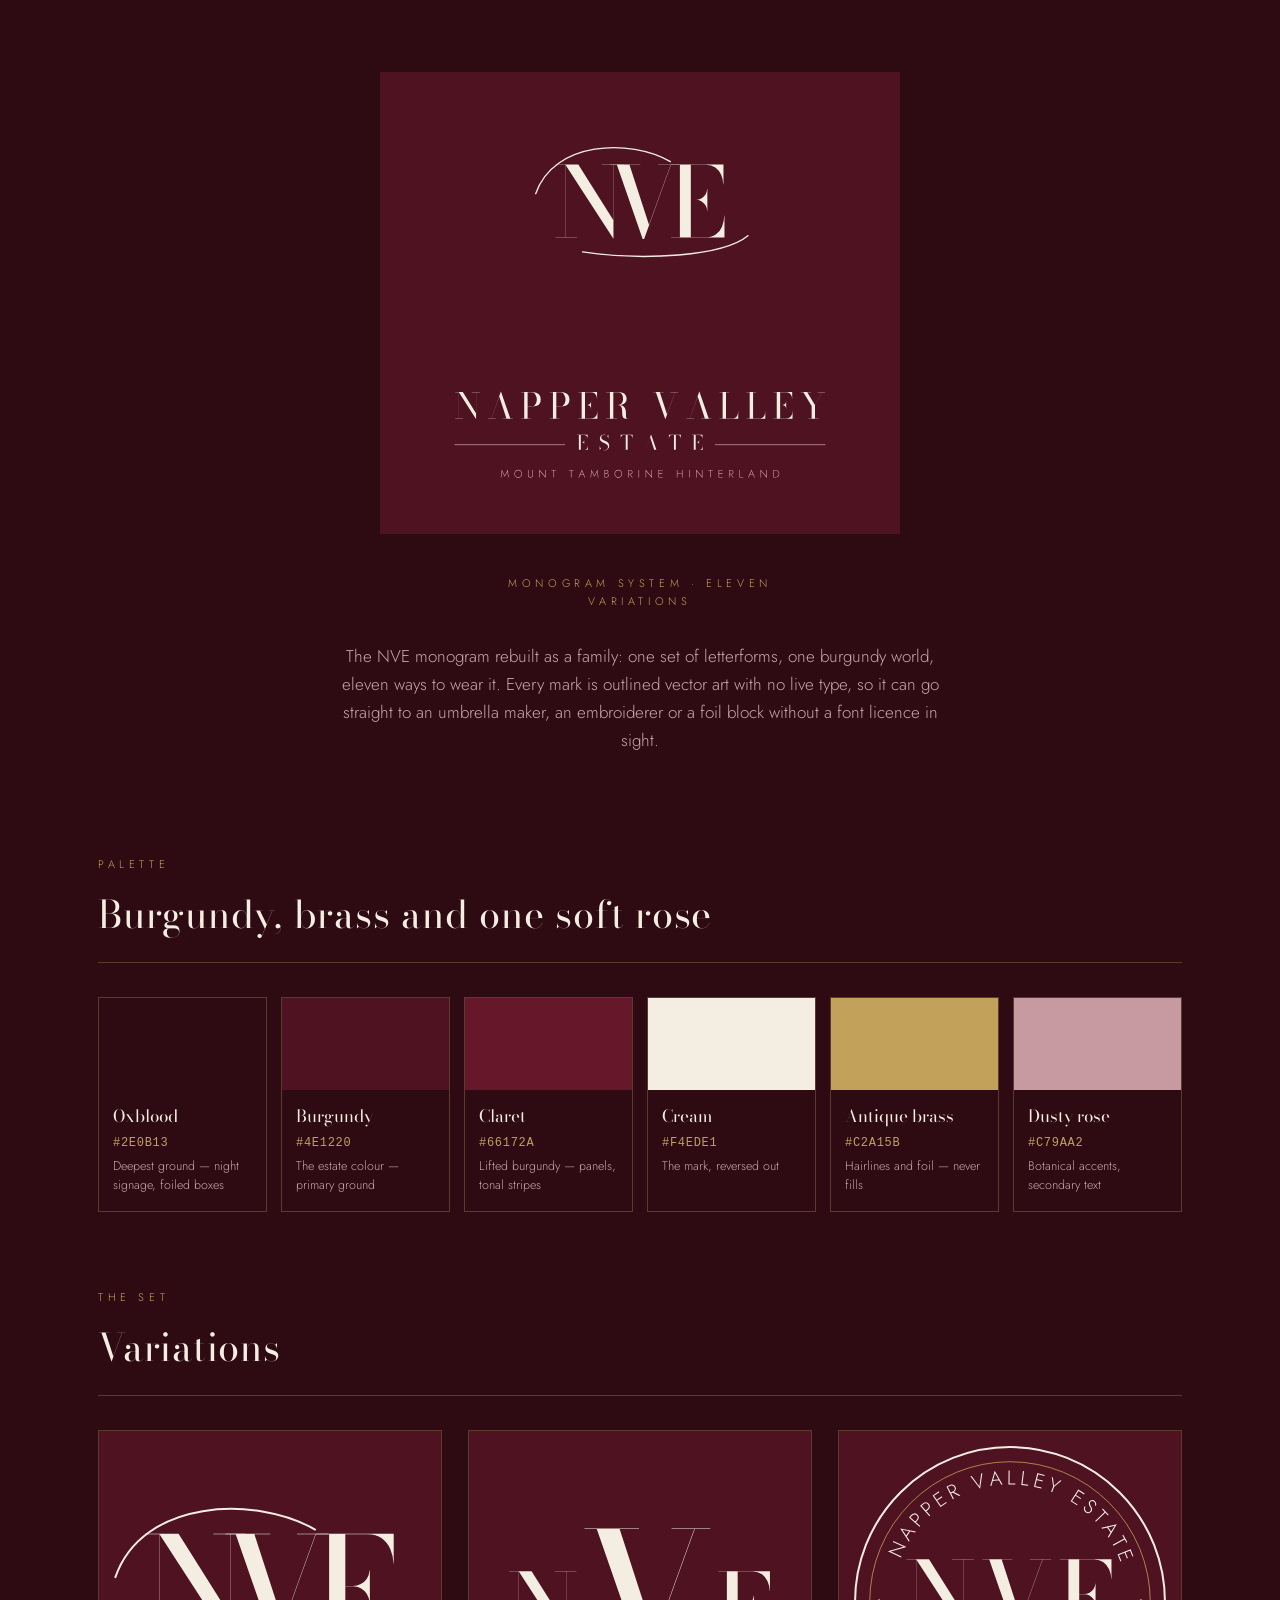
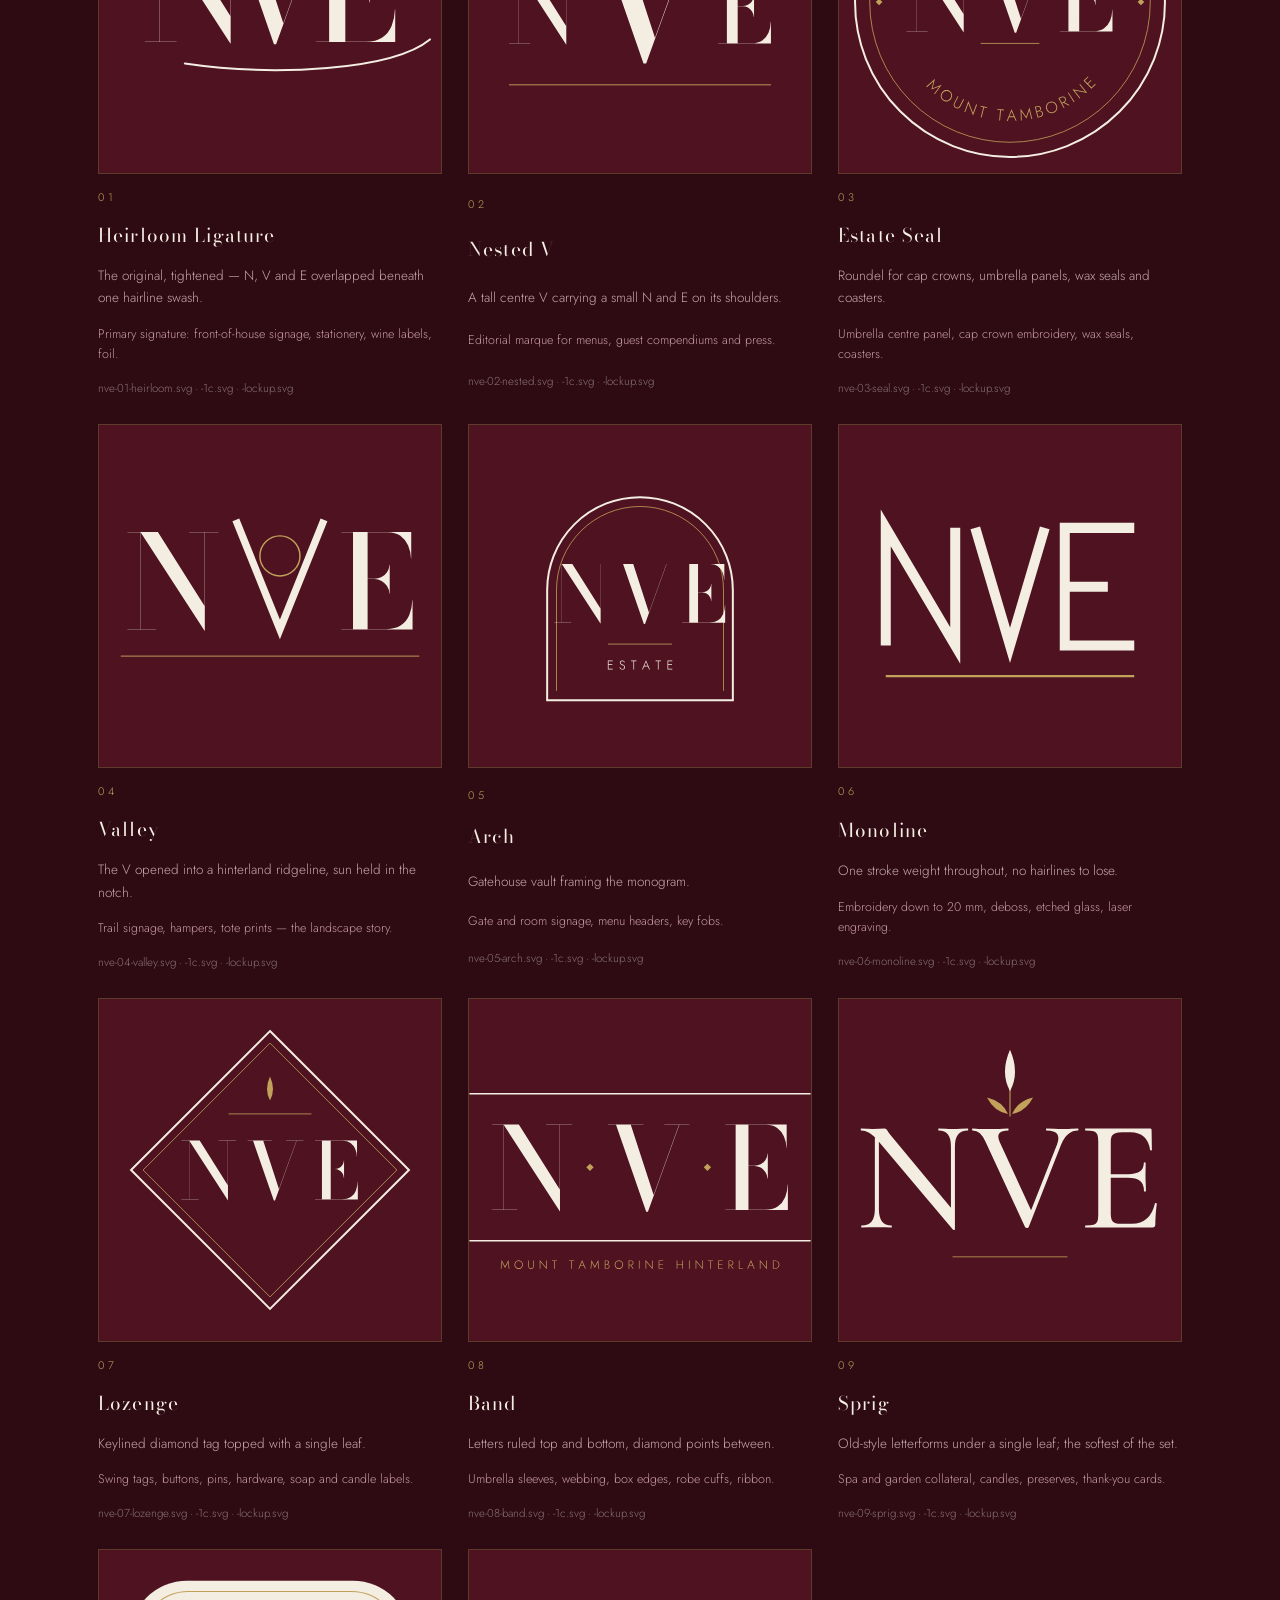
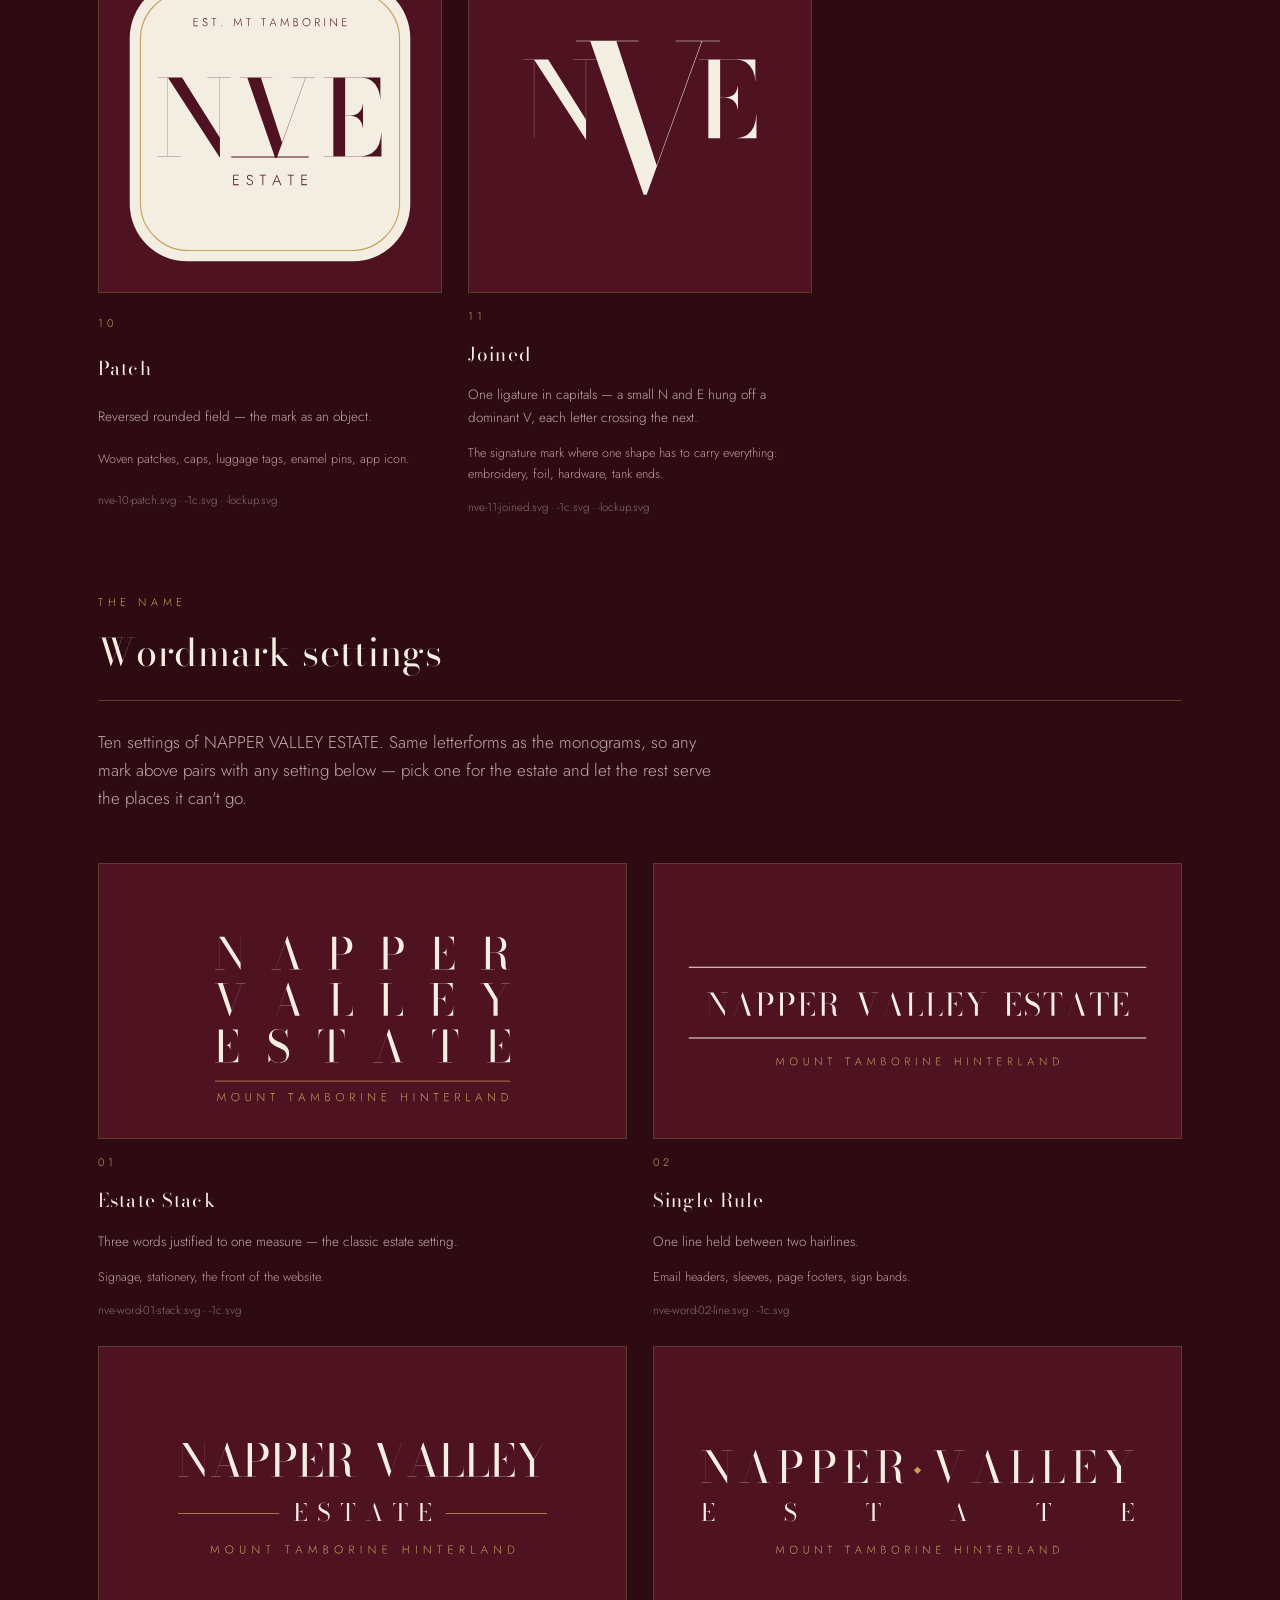
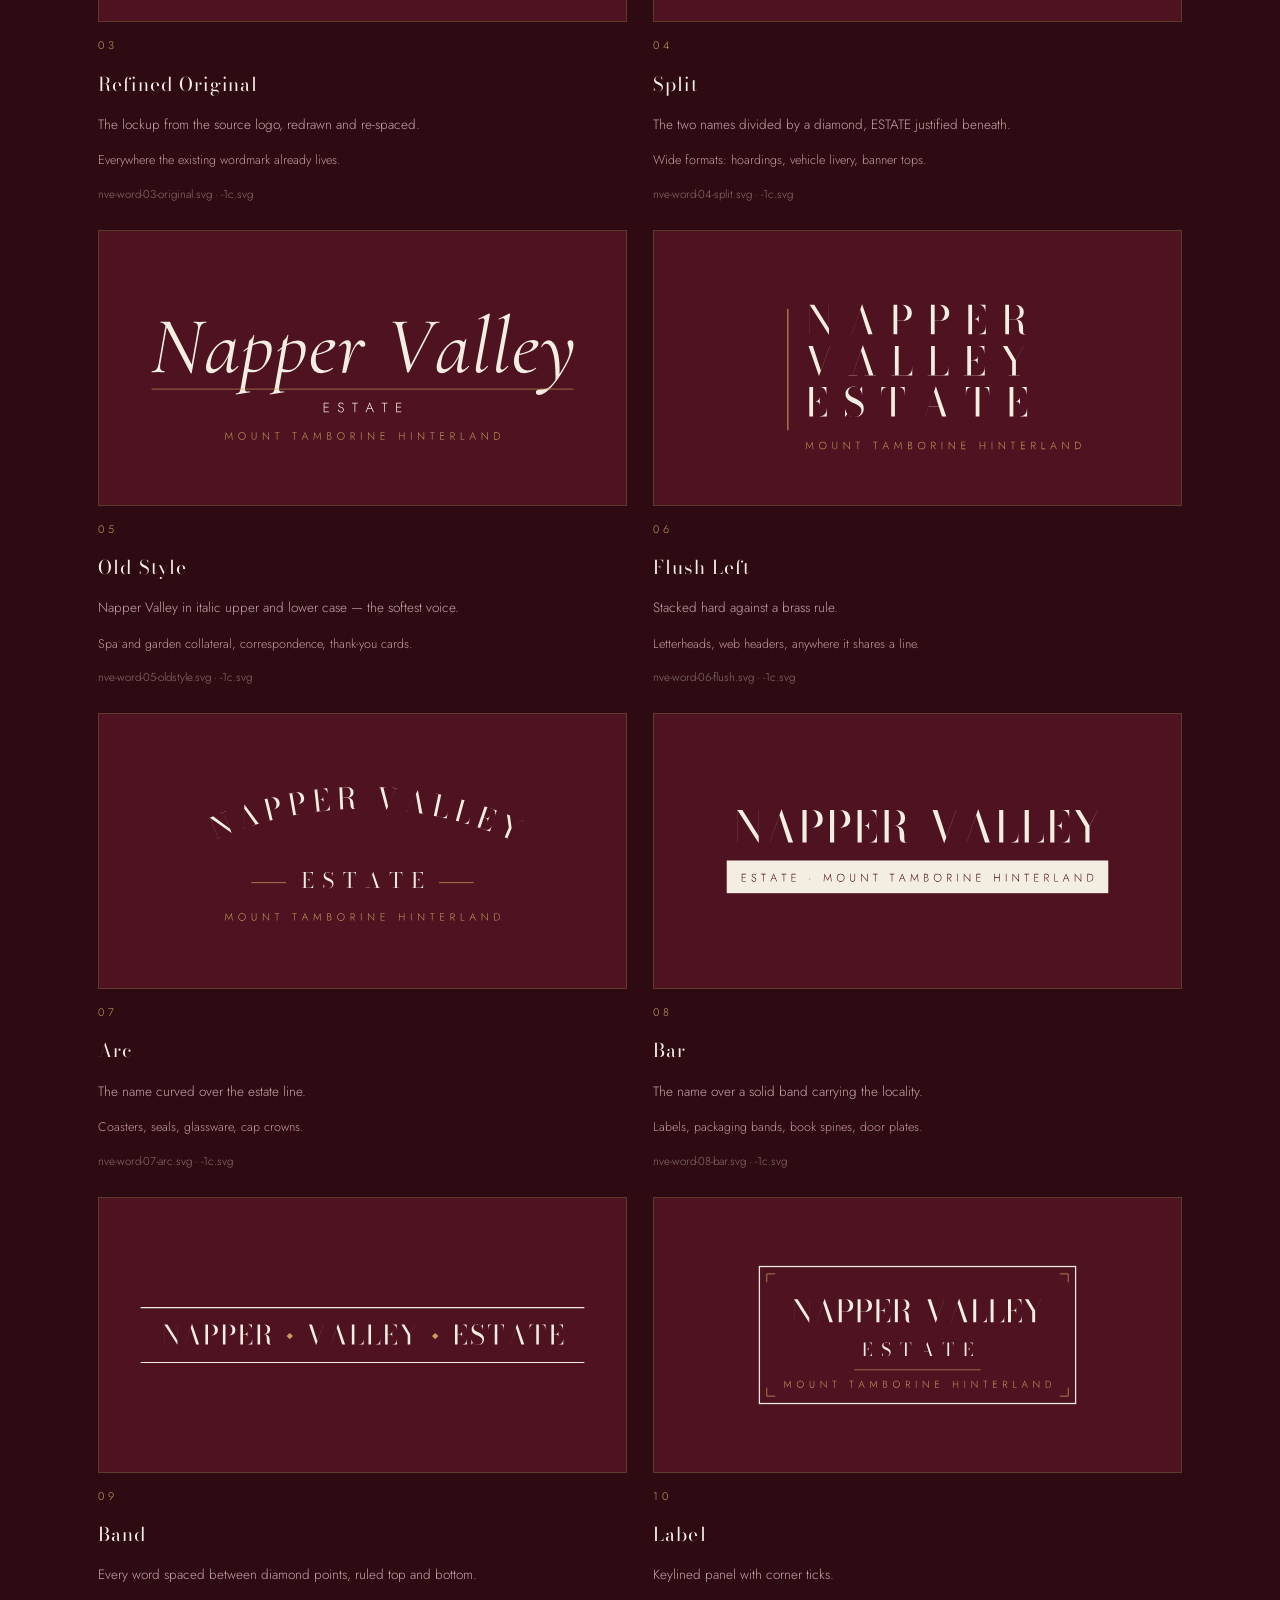
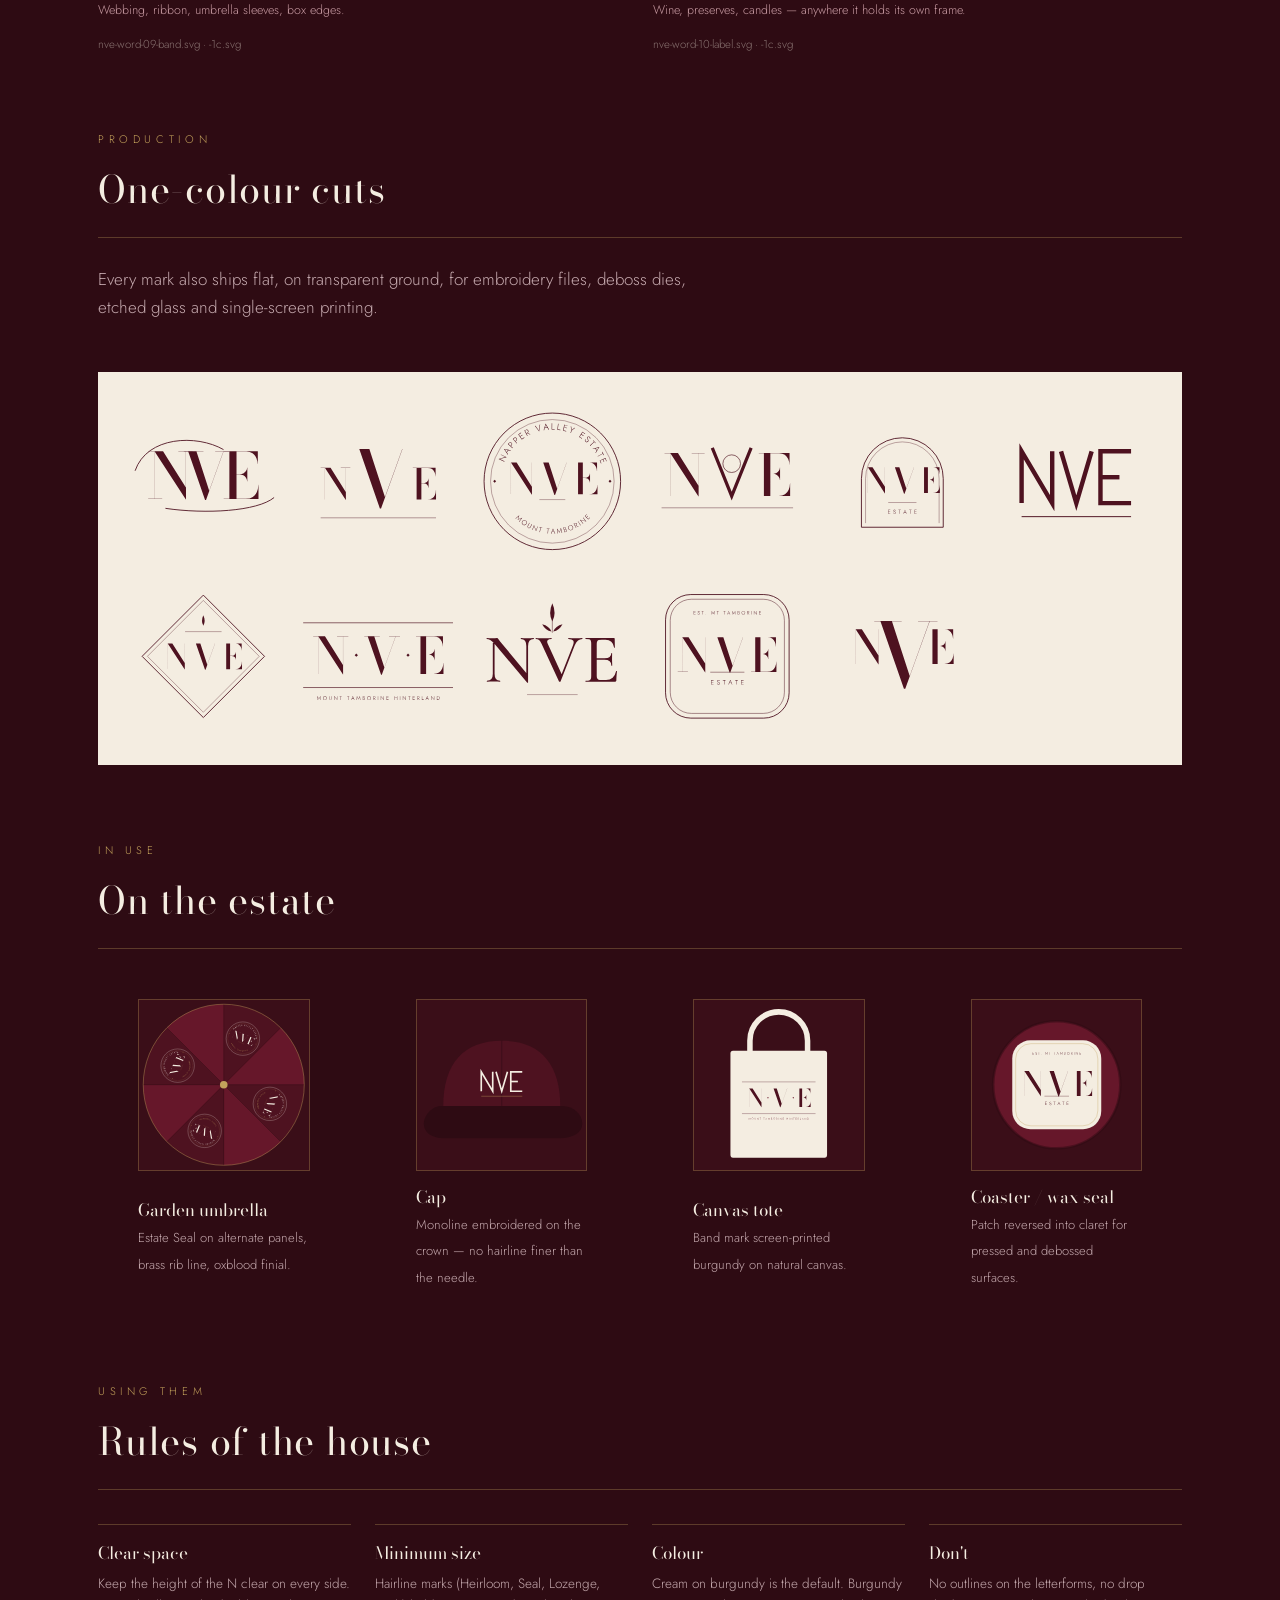
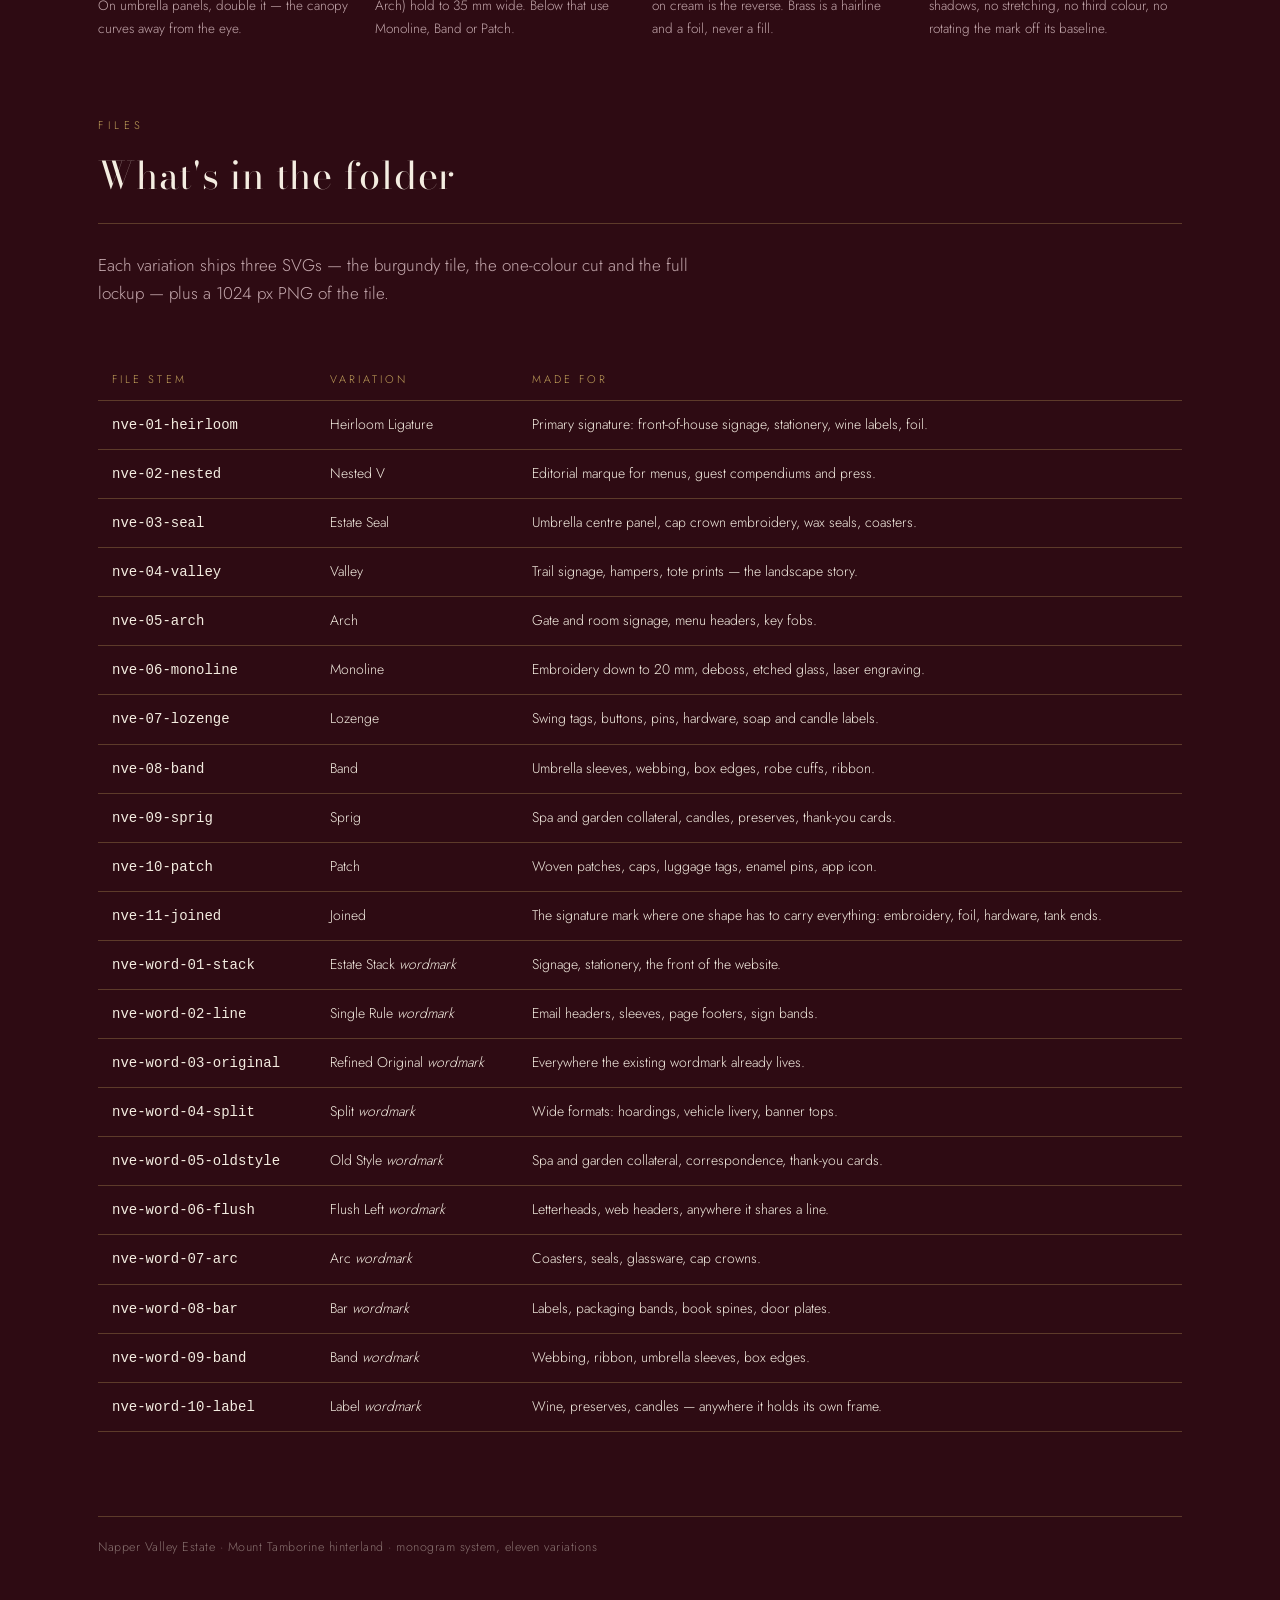
<file: brand/napper-valley-estate/index.html>
<!doctype html>
<html lang="en"><head><meta charset="utf-8"><meta name="viewport" content="width=device-width, initial-scale=1"><title>Napper Valley Estate — monogram system</title><style>@font-face{font-family:'NVE Display';font-style:normal;font-weight:400;src:url([data-uri]) format('woff2');font-display:swap;}@font-face{font-family:'NVE Sans';font-style:normal;font-weight:300;src:url([data-uri]) format('woff2');font-display:swap;}
:root {
  --oxblood: #2E0B13; --burgundy: #4E1220; --claret: #66172A;
  --cream: #F4EDE1; --gold: #C2A15B; --rose: #C79AA2; --panel: #3A0E18;
  --ink: var(--cream); --muted: #C3A7AC; --line: rgba(194,161,91,.32);
  --display: "NVE Display", Georgia, "Times New Roman", serif;
  --text: "NVE Sans", "Helvetica Neue", Arial, sans-serif;
}
/* This board commits to one world — the estate's burgundy — in either theme. */
* { box-sizing: border-box; }
body {
  margin: 0; background: var(--oxblood); color: var(--ink);
  font-family: var(--text); font-weight: 300; font-size: 16px; line-height: 1.65;
  -webkit-font-smoothing: antialiased;
}
.wrap { max-width: 1140px; margin: 0 auto; padding: 0 28px 96px; }
.eyebrow {
  font-size: 11px; letter-spacing: .42em; text-transform: uppercase;
  color: var(--gold); margin: 0;
}
h1, h2, h3 { font-family: var(--display); font-weight: 400; text-wrap: balance; margin: 0; }
h2 { font-size: clamp(26px, 3.4vw, 38px); letter-spacing: .02em; }
h3 { font-size: 19px; letter-spacing: .06em; }
p { max-width: 62ch; }
.lede { color: var(--muted); font-size: 17px; }
section { padding-top: 76px; }
.head { display: flex; flex-direction: column; gap: 10px; margin-bottom: 34px; }
.head .rule { height: 1px; background: var(--line); margin-top: 6px; }

.masthead { padding: 72px 0 8px; display: grid; gap: 40px; justify-items: center; }
.masthead svg { width: min(520px, 100%); height: auto; display: block; }
.masthead .intro { text-align: center; display: grid; gap: 14px; justify-items: center; }

.swatches { display: grid; grid-template-columns: repeat(auto-fit, minmax(168px, 1fr)); gap: 14px; }
.swatch { border: 1px solid var(--line); }
.swatch .chip { height: 92px; }
.swatch .meta { padding: 12px 14px 16px; display: grid; gap: 4px; }
.swatch b { font-family: var(--display); font-weight: 400; font-size: 17px; }
.swatch code, .files code { font-family: ui-monospace, "SF Mono", Menlo, monospace;
  font-size: 12px; letter-spacing: .06em; color: var(--gold); }
.swatch small { color: var(--muted); font-size: 12.5px; line-height: 1.5; }

.grid { display: grid; grid-template-columns: repeat(auto-fill, minmax(258px, 1fr)); gap: 26px; }
.wordgrid { grid-template-columns: repeat(auto-fill, minmax(360px, 1fr)); }
.card { display: grid; gap: 14px; }
.card .mark { width: 100%; height: auto; display: block; border: 1px solid var(--line); }
.card .num { font-size: 11px; letter-spacing: .34em; color: var(--gold); }
.card .note { color: var(--muted); font-size: 13.5px; margin: 0; }
.card .use { font-size: 12.5px; color: var(--rose); margin: 0; }
.card .files { font-size: 11.5px; color: rgba(244,237,225,.45); word-break: break-all; }

.cuts { background: var(--cream); padding: 34px 30px; display: grid;
  grid-template-columns: repeat(auto-fill, minmax(148px, 1fr)); gap: 24px; align-items: center; }
.cuts svg { width: 100%; height: auto; display: block; }

.apps { display: grid; grid-template-columns: repeat(auto-fit, minmax(240px, 1fr)); gap: 26px; }
.app { display: grid; gap: 12px; }
.app-art { width: 100%; height: auto; display: block; background: var(--panel);
  border: 1px solid var(--line); }
.app b { font-family: var(--display); font-weight: 400; font-size: 17px; }
.app small { color: var(--muted); font-size: 13px; }

table { width: 100%; border-collapse: collapse; font-size: 14px; }
th, td { text-align: left; padding: 12px 14px; border-bottom: 1px solid var(--line);
  vertical-align: top; }
th { font-size: 11px; letter-spacing: .28em; text-transform: uppercase; color: var(--gold);
  font-weight: 400; }
td:first-child { white-space: nowrap; }
.scroll { overflow-x: auto; }
.rules { display: grid; grid-template-columns: repeat(auto-fit, minmax(238px, 1fr)); gap: 24px; }
.rules div { border-top: 1px solid var(--line); padding-top: 14px; }
.rules b { display: block; font-family: var(--display); font-weight: 400; font-size: 17px;
  margin-bottom: 6px; }
.rules p { color: var(--muted); font-size: 13.5px; margin: 0; }
footer { margin-top: 84px; border-top: 1px solid var(--line); padding-top: 20px;
  color: rgba(244,237,225,.45); font-size: 12.5px; letter-spacing: .04em; }
@media (max-width: 640px) { .masthead { padding-top: 44px; } section { padding-top: 56px; } }
</style></head><body>
<div class="wrap">
  <header class="masthead">
    <svg viewBox="0 0 900 800" xmlns="http://www.w3.org/2000/svg" role="img" aria-label="Napper Valley Estate"><rect width="900" height="800" fill="#4E1220"/><g transform="translate(250.32 40) scale(0.78)"><path d="M90.36 154V315.57H116.2V316H68.55V315.57H89.93V154.43H68.55V154ZM219.78 154V154.43H197.1V318.16H196.67L90.15 154H119.13L196.67 276.97V154.43H171.05V154Z" fill="#F4EDE1"/><path d="M343.67 154V154.43H324.68L265.14 319.24H261.9L204.67 154.43H189.54V154H256.41V154.43H232.67L275.96 287.65L324.06 154.43H296.24V154Z" fill="#F4EDE1"/><path d="M325.17 316V315.57H344.52V154.43H325.17V154H441.2V198.28H440.86Q440.41 186.72 436.06 176.73Q431.71 166.74 423.25 160.59Q414.79 154.43 402.15 154.43H368.76V315.57H399.96Q414.8 315.57 424.12 309.25Q433.44 302.93 438 292.02Q442.57 281.12 443.02 267.4H443.45V316ZM405.05 256.86Q404.6 249.62 401.01 244.11Q397.43 238.59 391.9 235.5Q386.37 232.41 380.21 232.41H359.97V231.98H380.21Q386.37 231.98 391.9 229.16Q397.43 226.34 401.01 221.09Q404.6 215.83 405.05 208.6H405.48V256.86Z" fill="#F4EDE1"/><path d="M24.55 218.8C64.55 102.16 233.51 95.68 323.48 147.52" stroke="#F4EDE1" stroke-width="3" fill="none" stroke-linecap="round"/><path d="M128.53 348C263.5 368 439.45 358 495.45 312" stroke="#F4EDE1" stroke-width="3" fill="none" stroke-linecap="round"/></g><path d="M136.32 554V599.88H143.74V600H130.12V599.88H136.19V554.12H130.12V554ZM172.72 554V554.12H166.28V600.61H166.15L136.25 554H143.28L166.15 590.68V554.12H158.79V554Z M198.12 585.1V584.97H217.62V585.1ZM209.31 553.08 225.53 599.88H229.89V600H212.1V599.88H218.82L206.43 561.48L193 599.88H200.45V600H186.96V599.88H192.87L209.19 553.08Z M262.2 554Q267.74 554 271.27 555.56Q274.79 557.13 276.48 560.01Q278.17 562.89 278.17 566.88Q278.17 570.87 276.48 573.61Q274.79 576.36 271.27 577.78Q267.75 579.21 262.19 579.21H255.47V599.88H260.96V600H244.13V599.88H249.62V554.12H244.13V554ZM255.47 579.09H262.19Q264.4 579.09 266.12 577.97Q267.83 576.85 269 575.02Q270.16 573.2 270.78 571.07Q271.39 568.93 271.39 566.88Q271.39 564.83 270.78 562.6Q270.16 560.38 269 558.45Q267.83 556.51 266.12 555.32Q264.41 554.12 262.19 554.12H255.47Z M311.89 554Q317.43 554 320.96 555.56Q324.48 557.13 326.17 560.01Q327.86 562.89 327.86 566.88Q327.86 570.87 326.17 573.61Q324.48 576.36 320.96 577.78Q317.44 579.21 311.88 579.21H305.16V599.88H310.65V600H293.82V599.88H299.31V554.12H293.82V554ZM305.16 579.09H311.88Q314.09 579.09 315.81 577.97Q317.52 576.85 318.69 575.02Q319.85 573.2 320.47 571.07Q321.08 568.93 321.08 566.88Q321.08 564.83 320.47 562.6Q319.85 560.38 318.69 558.45Q317.52 556.51 315.81 555.32Q314.1 554.12 311.88 554.12H305.16Z M343.51 600V599.88H349V554.12H343.51V554H375.68V566.57H375.58Q375.58 563.29 374.51 560.46Q373.44 557.62 371.15 555.87Q368.87 554.12 365.28 554.12H354.85V599.88H364.66Q368.87 599.88 371.4 598.08Q373.93 596.29 375.06 593.19Q376.2 590.09 376.2 586.2H376.32V600ZM365.16 582.95Q365.16 580.89 364.24 579.39Q363.32 577.89 361.8 577.08Q360.28 576.26 358.53 576.26H352.4V576.14H358.53Q360.28 576.14 361.8 575.41Q363.32 574.67 364.24 573.24Q365.16 571.82 365.16 569.76H365.28V582.95Z M402.27 576.45V576.33H411.47Q414.42 576.33 416.47 574.98Q418.53 573.63 419.6 571.16Q420.67 568.69 420.67 565.35Q420.67 562 419.6 559.47Q418.53 556.94 416.47 555.53Q414.4 554.12 411.47 554.12H391.23V554H411.47Q416.1 554 419.55 555.18Q423 556.36 424.91 558.86Q426.81 561.36 426.81 565.35Q426.81 569.33 425.03 571.78Q423.25 574.22 419.83 575.33Q416.41 576.45 411.47 576.45ZM391.23 600V599.88H410.55V600ZM397.95 599.94V554.06H403.81V599.94ZM426.5 600.31Q423.83 600.31 422.34 599.3Q420.86 598.3 420.18 596.59Q419.51 594.89 419.34 592.77Q419.17 590.64 419.14 588.38Q419.11 586.12 418.89 584Q418.68 581.88 417.94 580.17Q417.21 578.46 415.6 577.45Q413.99 576.45 411.17 576.45H402.27V576.33H412.39Q416.9 576.33 419.55 577.61Q422.21 578.9 423.51 581Q424.81 583.1 425.24 585.63Q425.67 588.16 425.69 590.69Q425.7 593.22 425.76 595.32Q425.83 597.42 426.41 598.71Q426.99 600 428.62 600Q429.6 600 430.46 599.79Q431.31 599.57 431.96 599.26L432.02 599.33Q431.28 599.72 429.9 600.02Q428.52 600.31 426.5 600.31Z M516.13 554V554.12H510.82L493.86 600.92H493.77L477.52 554.12H473.22V554H491.01V554.12H484.26L496.75 592.52L510.64 554.12H502.66V554Z M541.53 585.1V584.97H561.03V585.1ZM552.72 553.08 568.94 599.88H573.3V600H555.51V599.88H562.23L549.84 561.48L536.41 599.88H543.86V600H530.37V599.88H536.28L552.6 553.08Z M587.54 600V599.88H593.03V554.12H587.54V554H604.37V554.12H598.88V599.88H608.36Q611.98 599.88 614.25 598.85Q616.52 597.82 617.74 595.97Q618.97 594.11 619.43 591.61Q619.89 589.11 619.89 586.2H620.01V600Z M634.37 600V599.88H639.86V554.12H634.37V554H651.21V554.12H645.72V599.88H655.2Q658.82 599.88 661.09 598.85Q663.35 597.82 664.58 595.97Q665.81 594.11 666.27 591.61Q666.73 589.11 666.73 586.2H666.85V600Z M681.21 600V599.88H686.7V554.12H681.21V554H713.38V566.57H713.29Q713.29 563.29 712.22 560.46Q711.14 557.62 708.86 555.87Q706.57 554.12 702.99 554.12H692.56V599.88H702.36Q706.57 599.88 709.1 598.08Q711.63 596.29 712.77 593.19Q713.9 590.09 713.9 586.2H714.03V600ZM702.86 582.95Q702.86 580.89 701.94 579.39Q701.02 577.89 699.5 577.08Q697.99 576.26 696.24 576.26H690.11V576.14H696.24Q697.99 576.14 699.5 575.41Q701.02 574.67 701.94 573.24Q702.86 571.82 702.86 569.76H702.99V582.95Z M741.57 600V599.88H747.09V577.93L732.74 554.12H728.42V554H746.2V554.12H739.49L752.8 576.39L764.76 554.12H757.55V554H770.43V554.12H764.94L752.92 576.51V599.88H759.08V600Z" fill="#F4EDE1"/><path d="M341.12 654V653.93H344.22V628.07H341.12V628H359.3V635.11H359.25Q359.25 633.25 358.64 631.65Q358.04 630.05 356.74 629.06Q355.45 628.07 353.42 628.07H347.53V653.93H353.07Q355.45 653.93 356.88 652.92Q358.31 651.9 358.95 650.15Q359.6 648.4 359.6 646.2H359.66V654ZM353.36 644.36Q353.36 643.2 352.84 642.35Q352.32 641.5 351.46 641.04Q350.6 640.58 349.61 640.58H346.14V640.51H349.61Q350.6 640.51 351.46 640.1Q352.32 639.68 352.84 638.88Q353.36 638.07 353.36 636.91H353.42V644.36Z M388.69 654.52Q386.35 654.52 384.76 653.79Q383.18 653.06 382.15 651.82L380.26 654.35H380.2V647.24H380.26Q380.56 648.78 381.17 650.09Q381.77 651.4 382.75 652.37Q383.73 653.34 385.13 653.88Q386.52 654.42 388.41 654.42Q390.25 654.42 391.64 653.76Q393.02 653.1 393.8 651.81Q394.58 650.52 394.58 648.63Q394.58 647.1 393.82 646.04Q393.06 644.99 391.81 644.21Q390.56 643.43 389.06 642.75Q387.56 642.07 386.06 641.35Q384.56 640.62 383.32 639.66Q382.07 638.69 381.3 637.34Q380.54 635.99 380.54 634.07Q380.54 632.16 381.54 630.71Q382.54 629.27 384.16 628.46Q385.79 627.65 387.72 627.65Q389.49 627.65 390.91 628.21Q392.33 628.76 393.33 629.94L395.21 627.65H395.28V634.76H395.21Q394.86 632.35 393.88 630.81Q392.9 629.27 391.41 628.53Q389.92 627.79 388.06 627.79Q385.57 627.79 384.27 629.03Q382.97 630.27 382.97 632.33Q382.97 633.7 383.71 634.66Q384.46 635.63 385.67 636.36Q386.89 637.1 388.35 637.77Q389.82 638.43 391.28 639.21Q392.74 639.98 393.96 641.02Q395.17 642.06 395.92 643.52Q396.66 644.99 396.66 647.07Q396.66 649.32 395.69 650.99Q394.72 652.67 392.93 653.59Q391.13 654.52 388.69 654.52Z M421.51 654V653.93H425.32V628.07H421.84Q420.31 628.07 419.32 628.65Q418.34 629.23 417.76 630.28Q417.19 631.33 416.96 632.74Q416.72 634.15 416.72 635.8H416.66V628H437.28V635.8H437.2Q437.2 634.15 436.96 632.74Q436.73 631.33 436.16 630.28Q435.58 629.23 434.59 628.65Q433.59 628.07 432.07 628.07H428.62V653.93H432.43V654Z M462.86 645.58V645.51H473.88V645.58ZM469.18 627.48 478.35 653.93H480.81V654H470.76V653.93H474.56L467.55 632.23L459.96 653.93H464.17V654H456.55V653.93H459.89L469.11 627.48Z M504.93 654V653.93H508.75V628.07H505.27Q503.74 628.07 502.75 628.65Q501.76 629.23 501.19 630.28Q500.62 631.33 500.38 632.74Q500.15 634.15 500.15 635.8H500.08V628H520.71V635.8H520.62Q520.62 634.15 520.39 632.74Q520.15 631.33 519.58 630.28Q519.01 629.23 518.01 628.65Q517.01 628.07 515.49 628.07H512.04V653.93H515.85V654Z M539.97 654V653.93H543.07V628.07H539.97V628H558.15V635.11H558.1Q558.1 633.25 557.5 631.65Q556.89 630.05 555.6 629.06Q554.31 628.07 552.28 628.07H546.38V653.93H551.93Q554.31 653.93 555.74 652.92Q557.17 651.9 557.81 650.15Q558.45 648.4 558.45 646.2H558.52V654ZM552.21 644.36Q552.21 643.2 551.69 642.35Q551.17 641.5 550.31 641.04Q549.45 640.58 548.46 640.58H545V640.51H548.46Q549.45 640.51 550.31 640.1Q551.17 639.68 551.69 638.88Q552.21 638.07 552.21 636.91H552.28V644.36Z" fill="#F4EDE1"/><path d="M128.99 645H320.48" stroke="#C79AA2" stroke-width="1.3" fill="none"/><path d="M579.52 645H771.01" stroke="#C79AA2" stroke-width="1.3" fill="none"/><path d="M211.24 691.48 215.92 700.46 220.59 691.48 221.72 702H222.78L221.24 688.19L215.92 698.41L210.6 688.19L209.06 702H210.11Z M233.63 695.35Q233.63 693.68 234.34 692.38Q235.05 691.08 236.3 690.33Q237.54 689.58 239.13 689.58Q240.74 689.58 241.98 690.33Q243.21 691.08 243.92 692.38Q244.63 693.68 244.63 695.35Q244.63 697.01 243.92 698.31Q243.21 699.62 241.98 700.37Q240.74 701.12 239.13 701.12Q237.54 701.12 236.3 700.37Q235.05 699.62 234.34 698.31Q233.63 697.01 233.63 695.35ZM232.52 695.35Q232.52 696.81 233.02 698.06Q233.51 699.31 234.4 700.23Q235.29 701.14 236.5 701.66Q237.71 702.17 239.13 702.17Q240.56 702.17 241.77 701.66Q242.97 701.14 243.86 700.23Q244.76 699.31 245.25 698.06Q245.74 696.81 245.74 695.35Q245.74 693.88 245.25 692.63Q244.76 691.39 243.86 690.47Q242.97 689.55 241.77 689.04Q240.56 688.53 239.13 688.53Q237.71 688.53 236.5 689.04Q235.29 689.55 234.4 690.47Q233.51 691.39 233.02 692.63Q232.52 693.88 232.52 695.35Z M256.09 688.7V697.71Q256.09 698.69 256.37 699.52Q256.65 700.34 257.2 700.94Q257.76 701.53 258.55 701.86Q259.34 702.19 260.34 702.19Q261.34 702.19 262.13 701.86Q262.92 701.53 263.48 700.94Q264.03 700.34 264.31 699.52Q264.6 698.69 264.6 697.71V688.7H263.54V697.71Q263.54 699.3 262.71 700.25Q261.88 701.19 260.34 701.19Q258.8 701.19 257.97 700.25Q257.14 699.3 257.14 697.71V688.7Z M285.79 688.7V699.83L275.69 688.19V702H276.75V690.91L286.85 702.51V688.7Z M296.71 689.7H300.21V702H301.26V689.7H304.75V688.7H296.71Z M326.98 689.7H330.47V702H331.53V689.7H335.02V688.7H326.98Z M345.94 697.54H352.76L352.42 696.55H346.28ZM349.32 690.59 351.95 696.94 352.04 697.19 354.02 702H355.19L349.32 688.19L343.45 702H344.63L346.63 697.12L346.73 696.89Z M366.46 691.48 371.14 700.46 375.81 691.48 376.94 702H378L376.46 688.19L371.14 698.41L365.82 688.19L364.28 702H365.33Z M389.32 694.85H391.47Q392.59 694.85 393.44 694.52Q394.29 694.19 394.78 693.54Q395.27 692.88 395.27 691.91Q395.27 690.85 394.79 690.14Q394.32 689.43 393.45 689.06Q392.59 688.7 391.39 688.7H388.5V702H391.58Q392.87 702 393.87 701.58Q394.86 701.17 395.43 700.31Q396 699.45 396 698.14Q396 697.23 395.64 696.56Q395.27 695.89 394.65 695.45Q394.02 695.01 393.25 694.79Q392.48 694.57 391.66 694.57H389.32V695.17H391.58Q392.26 695.17 392.86 695.36Q393.47 695.56 393.94 695.93Q394.41 696.3 394.68 696.84Q394.95 697.39 394.95 698.09Q394.95 699.07 394.53 699.73Q394.1 700.39 393.35 700.73Q392.59 701.06 391.58 701.06H389.55V689.64H391.39Q392.68 689.64 393.45 690.25Q394.21 690.86 394.21 691.97Q394.21 692.75 393.83 693.25Q393.45 693.76 392.81 694Q392.17 694.25 391.39 694.25H389.32Z M406.98 695.35Q406.98 693.68 407.69 692.38Q408.4 691.08 409.64 690.33Q410.89 689.58 412.48 689.58Q414.09 689.58 415.32 690.33Q416.56 691.08 417.27 692.38Q417.98 693.68 417.98 695.35Q417.98 697.01 417.27 698.31Q416.56 699.62 415.32 700.37Q414.09 701.12 412.48 701.12Q410.89 701.12 409.64 700.37Q408.4 699.62 407.69 698.31Q406.98 697.01 406.98 695.35ZM405.87 695.35Q405.87 696.81 406.36 698.06Q406.85 699.31 407.75 700.23Q408.64 701.14 409.85 701.66Q411.06 702.17 412.48 702.17Q413.91 702.17 415.11 701.66Q416.32 701.14 417.21 700.23Q418.1 699.31 418.59 698.06Q419.09 696.81 419.09 695.35Q419.09 693.88 418.59 692.63Q418.1 691.39 417.21 690.47Q416.32 689.55 415.11 689.04Q413.91 688.53 412.48 688.53Q411.06 688.53 409.85 689.04Q408.64 689.55 407.75 690.47Q406.85 691.39 406.36 692.63Q405.87 693.88 405.87 695.35Z M431.78 695.66 436.19 702H437.49L432.95 695.66ZM429.53 688.7V702H430.58V688.7ZM430.08 689.64H432.57Q433.58 689.64 434.36 689.97Q435.13 690.31 435.58 690.95Q436.02 691.6 436.02 692.56Q436.02 693.51 435.58 694.17Q435.14 694.82 434.36 695.16Q433.58 695.49 432.57 695.49H430.08V696.42H432.57Q433.86 696.42 434.87 695.97Q435.88 695.51 436.48 694.65Q437.07 693.78 437.07 692.56Q437.07 691.33 436.48 690.47Q435.88 689.61 434.87 689.15Q433.86 688.7 432.57 688.7H430.08Z M447.43 688.7V702H448.47V688.7Z M469.72 688.7V699.83L459.62 688.19V702H460.68V690.91L470.78 702.51V688.7Z M482.52 702H489.11V701.01H482.52ZM482.52 689.69H489.11V688.7H482.52ZM482.52 695.21H488.73V694.22H482.52ZM481.97 688.7V702H483.02V688.7Z M514.37 695.26H523.34V694.27H514.37ZM522.64 688.7V702H523.69V688.7ZM513.82 688.7V702H514.87V688.7Z M534.85 688.7V702H535.89V688.7Z M557.15 688.7V699.83L547.05 688.19V702H548.1V690.91L558.2 702.51V688.7Z M568.06 689.7H571.56V702H572.61V689.7H576.11V688.7H568.06Z M586.51 702H593.11V701.01H586.51ZM586.51 689.69H593.11V688.7H586.51ZM586.51 695.21H592.73V694.22H586.51ZM585.96 688.7V702H587.01V688.7Z M606.36 695.66 610.77 702H612.07L607.54 695.66ZM604.11 688.7V702H605.16V688.7ZM604.66 689.64H607.15Q608.16 689.64 608.94 689.97Q609.72 690.31 610.16 690.95Q610.6 691.6 610.6 692.56Q610.6 693.51 610.16 694.17Q609.72 694.82 608.94 695.16Q608.16 695.49 607.15 695.49H604.66V696.42H607.15Q608.44 696.42 609.45 695.97Q610.47 695.51 611.06 694.65Q611.65 693.78 611.65 692.56Q611.65 691.33 611.06 690.47Q610.47 689.61 609.45 689.15Q608.44 688.7 607.15 688.7H604.66Z M622.05 688.7V702H628.58V701.01H623.09V688.7Z M639.5 697.54H646.33L645.99 696.55H639.85ZM642.89 690.59 645.51 696.94 645.61 697.19 647.59 702H648.76L642.89 688.19L637.02 702H638.19L640.2 697.12L640.3 696.89Z M668.63 688.7V699.83L658.53 688.19V702H659.58V690.91L669.68 702.51V688.7Z M680.87 688.7V702H681.92V688.7ZM684.48 702Q686.42 702 687.89 701.16Q689.37 700.33 690.19 698.84Q691.02 697.35 691.02 695.35Q691.02 693.36 690.19 691.86Q689.37 690.37 687.89 689.54Q686.42 688.7 684.48 688.7H681.45V689.75H684.48Q685.72 689.75 686.74 690.15Q687.75 690.54 688.47 691.27Q689.19 692.01 689.58 693.04Q689.97 694.08 689.97 695.35Q689.97 696.62 689.58 697.66Q689.19 698.69 688.47 699.43Q687.75 700.16 686.74 700.55Q685.72 700.95 684.48 700.95H681.45V702Z" fill="#C79AA2"/></svg>
    <div class="intro">
      <p class="eyebrow">Monogram system · eleven variations</p>
      <p class="lede">The NVE monogram rebuilt as a family: one set of letterforms,
      one burgundy world, eleven ways to wear it. Every mark is outlined vector art with
      no live type, so it can go straight to an umbrella maker, an embroiderer or a
      foil block without a font licence in sight.</p>
    </div>
  </header>

  <section>
    <div class="head"><p class="eyebrow">Palette</p><h2>Burgundy, brass and one soft rose</h2>
      <div class="rule"></div></div>
    <div class="swatches"><div class="swatch"><div class="chip" style="background:#2E0B13"></div><div class="meta"><b>Oxblood</b><code>#2E0B13</code><small>Deepest ground — night signage, foiled boxes</small></div></div><div class="swatch"><div class="chip" style="background:#4E1220"></div><div class="meta"><b>Burgundy</b><code>#4E1220</code><small>The estate colour — primary ground</small></div></div><div class="swatch"><div class="chip" style="background:#66172A"></div><div class="meta"><b>Claret</b><code>#66172A</code><small>Lifted burgundy — panels, tonal stripes</small></div></div><div class="swatch"><div class="chip" style="background:#F4EDE1"></div><div class="meta"><b>Cream</b><code>#F4EDE1</code><small>The mark, reversed out</small></div></div><div class="swatch"><div class="chip" style="background:#C2A15B"></div><div class="meta"><b>Antique brass</b><code>#C2A15B</code><small>Hairlines and foil — never fills</small></div></div><div class="swatch"><div class="chip" style="background:#C79AA2"></div><div class="meta"><b>Dusty rose</b><code>#C79AA2</code><small>Botanical accents, secondary text</small></div></div></div>
  </section>

  <section>
    <div class="head"><p class="eyebrow">The set</p><h2>Variations</h2>
      <div class="rule"></div></div>
    <div class="grid"><article class="card"><svg viewBox="0 0 512 512" xmlns="http://www.w3.org/2000/svg" class="mark" aria-hidden="true"><rect width="512" height="512" fill="#4E1220"/><path d="M90.36 154V315.57H116.2V316H68.55V315.57H89.93V154.43H68.55V154ZM219.78 154V154.43H197.1V318.16H196.67L90.15 154H119.13L196.67 276.97V154.43H171.05V154Z" fill="#F4EDE1"/><path d="M343.67 154V154.43H324.68L265.14 319.24H261.9L204.67 154.43H189.54V154H256.41V154.43H232.67L275.96 287.65L324.06 154.43H296.24V154Z" fill="#F4EDE1"/><path d="M325.17 316V315.57H344.52V154.43H325.17V154H441.2V198.28H440.86Q440.41 186.72 436.06 176.73Q431.71 166.74 423.25 160.59Q414.79 154.43 402.15 154.43H368.76V315.57H399.96Q414.8 315.57 424.12 309.25Q433.44 302.93 438 292.02Q442.57 281.12 443.02 267.4H443.45V316ZM405.05 256.86Q404.6 249.62 401.01 244.11Q397.43 238.59 391.9 235.5Q386.37 232.41 380.21 232.41H359.97V231.98H380.21Q386.37 231.98 391.9 229.16Q397.43 226.34 401.01 221.09Q404.6 215.83 405.05 208.6H405.48V256.86Z" fill="#F4EDE1"/><path d="M24.55 218.8C64.55 102.16 233.51 95.68 323.48 147.52" stroke="#F4EDE1" stroke-width="3" fill="none" stroke-linecap="round"/><path d="M128.53 348C263.5 368 439.45 358 495.45 312" stroke="#F4EDE1" stroke-width="3" fill="none" stroke-linecap="round"/></svg><div class="num">01</div><h3>Heirloom Ligature</h3><p class="note">The original, tightened — N, V and E overlapped beneath one hairline swash.</p><p class="use">Primary signature: front-of-house signage, stationery, wine labels, foil.</p><div class="files">nve-01-heirloom.svg · -1c.svg · -lockup.svg</div></article><article class="card"><svg viewBox="0 0 512 512" xmlns="http://www.w3.org/2000/svg" class="mark" aria-hidden="true"><rect width="512" height="512" fill="#4E1220"/><path d="M74.51 210V317.71H91.74V318H59.97V317.71H74.22V210.29H59.97V210ZM160.79 210V210.29H145.67V319.44H145.39L74.37 210H93.69L145.39 291.98V210.29H128.31V210Z" fill="#F4EDE1"/><path d="M361.18 146V146.53H337.97L265.2 347.96H261.23L191.29 146.53H172.79V146H254.53V146.53H225.51L278.42 309.35L337.22 146.53H303.21V146Z" fill="#F4EDE1"/><path d="M373.18 318V317.71H386.07V210.29H373.18V210H450.53V239.52H450.3Q450 231.82 447.1 225.16Q444.2 218.5 438.56 214.39Q432.92 210.29 424.5 210.29H402.24V317.71H423.04Q432.93 317.71 439.14 313.5Q445.35 309.29 448.4 302.02Q451.44 294.74 451.74 285.6H452.03V318ZM426.43 278.57Q426.13 273.75 423.74 270.07Q421.35 266.39 417.66 264.33Q413.97 262.27 409.87 262.27H396.38V261.98H409.87Q413.98 261.98 417.66 260.1Q421.35 258.23 423.74 254.72Q426.13 251.22 426.43 246.4H426.72V278.57Z" fill="#F4EDE1"/><path d="M59.97 380H452.03" stroke="#C2A15B" stroke-width="1.4" fill="none"/></svg><div class="num">02</div><h3>Nested V</h3><p class="note">A tall centre V carrying a small N and E on its shoulders.</p><p class="use">Editorial marque for menus, guest compendiums and press.</p><div class="files">nve-02-nested.svg · -1c.svg · -lockup.svg</div></article><article class="card"><svg viewBox="0 0 512 512" xmlns="http://www.w3.org/2000/svg" class="mark" aria-hidden="true"><rect width="512" height="512" fill="#4E1220"/><circle cx="256.0" cy="256.0" r="232" stroke="#F4EDE1" stroke-width="3" fill="none"/><circle cx="256.0" cy="256.0" r="210" stroke="#C2A15B" stroke-width="1.2" fill="none"/><path d="M115.56 192V299.71H132.78V300H101.01V299.71H115.27V192.29H101.01V192ZM201.84 192V192.29H186.72V301.44H186.43L115.41 192H134.73L186.43 273.98V192.29H169.35V192Z M317.58 192V192.29H304.92L265.23 302.16H263.06L224.91 192.29H214.82V192H259.41V192.29H243.58L272.44 281.1L304.51 192.29H285.96V192Z M330.57 300V299.71H343.46V192.29H330.57V192H407.92V221.52H407.69Q407.39 213.82 404.49 207.16Q401.59 200.5 395.95 196.39Q390.31 192.29 381.89 192.29H359.62V299.71H380.43Q390.31 299.71 396.53 295.5Q402.74 291.29 405.79 284.02Q408.83 276.74 409.13 267.6H409.42V300ZM383.82 260.57Q383.51 255.75 381.13 252.07Q378.74 248.39 375.05 246.33Q371.36 244.27 367.26 244.27H353.76V243.98H367.26Q371.36 243.98 375.05 242.1Q378.74 240.23 381.13 236.72Q383.51 233.22 383.82 228.4H384.1V260.57Z" fill="#F4EDE1"/><path d="M80.61 166.02 96.52 173.47 73.11 180.12 92.87 189.36 93.57 187.86 77.71 180.43 101.06 173.76 81.31 164.51Z M100.97 158.54 106.97 149.59 105.37 149.17 99.97 157.22ZM94.83 147.99 105.46 150.13 105.88 150.22 113.92 151.86 114.96 150.32 91.68 145.88 104.64 165.72 105.67 164.18 101.03 157.26 100.81 156.92Z M104.8 129.61 120.54 143.51 121.64 142.26 105.9 128.36ZM106.58 129.94 109.22 126.95Q110.75 125.22 112.6 124.93Q114.45 124.63 116.16 126.13Q117.85 127.63 117.79 129.51Q117.73 131.39 116.2 133.11L113.56 136.11L114.73 137.14L117.37 134.15Q118.68 132.66 119.15 131.01Q119.61 129.36 119.15 127.76Q118.69 126.16 117.26 124.89Q115.79 123.6 114.16 123.35Q112.53 123.11 110.95 123.77Q109.36 124.44 108.05 125.92L105.41 128.91Z M121.43 112.03 135.35 127.75 136.6 126.65 122.68 110.92ZM123.16 112.58 126.15 109.93Q127.87 108.4 129.75 108.34Q131.62 108.27 133.13 109.97Q134.63 111.66 134.34 113.52Q134.05 115.38 132.32 116.9L129.34 119.55L130.37 120.72L133.36 118.07Q134.84 116.76 135.5 115.18Q136.16 113.59 135.9 111.95Q135.65 110.3 134.37 108.87Q133.08 107.41 131.49 106.96Q129.9 106.52 128.25 106.99Q126.6 107.45 125.12 108.76L122.13 111.41Z M152.7 113.43 161.29 107.54 160.41 106.26 151.82 112.14ZM141.71 97.39 150.3 91.51 149.42 90.22 140.83 96.11ZM146.64 104.58 154.73 99.03 153.85 97.75 145.75 103.29ZM140.11 96.6 151.98 113.92 153.35 112.98 141.48 95.66Z M169.1 91.53 179.87 97.23 181.7 96.29 170.74 90.67ZM160.89 83.4 170.53 102.06 172 101.29 162.37 82.63ZM162.35 84.31 165.84 82.51Q167.26 81.78 168.6 81.68Q169.93 81.59 171.02 82.17Q172.11 82.76 172.8 84.11Q173.49 85.45 173.35 86.68Q173.21 87.92 172.35 88.95Q171.5 89.99 170.08 90.72L166.59 92.52L167.26 93.83L170.75 92.03Q172.56 91.09 173.66 89.72Q174.75 88.35 174.95 86.7Q175.16 85.05 174.28 83.35Q173.38 81.61 171.93 80.84Q170.47 80.07 168.72 80.16Q166.97 80.26 165.16 81.19L161.67 83Z M210.24 82.92 198.48 67.44 196.68 67.91 211.22 86.63 214.6 63.18 212.8 63.65Z M229.51 74.8 240.21 73.56 239.49 72.07 229.86 73.19ZM233.55 63.29 238.82 72.77 239.02 73.14 243 80.32 244.84 80.11 233.11 59.52 226.42 82.26 228.26 82.04 230.52 74.02 230.63 73.63Z M253.85 58.97 253.65 79.97 263.96 80.07 263.98 78.51 255.31 78.42 255.5 58.99Z M275.39 59.91 272.88 80.76 283.13 81.99 283.32 80.44 274.71 79.41 277.02 60.11Z M292.78 83.82 302.9 86.26 303.26 84.75 293.14 82.31ZM297.33 64.93 307.45 67.37 307.82 65.85 297.7 63.41ZM295.29 73.39 304.83 75.69 305.19 74.18 295.66 71.88ZM296.85 63.2 291.93 83.62 293.55 84.01 298.47 63.59Z M331.38 73.89 321.89 81.91 320.24 69.67 318.5 69.01 320.59 83.06 317.54 91.11 319.09 91.7 322.15 83.62 333.13 74.56Z M347.53 105.6 356.28 111.25 357.13 109.94 348.38 104.29ZM358.07 89.27 366.82 94.91 367.67 93.6 358.92 87.96ZM353.35 96.59 361.59 101.91 362.44 100.6 354.2 95.28ZM358.19 87.49 346.8 105.13 348.2 106.03 359.59 88.39Z M368.94 113.09 367.34 112.88Q366.8 114.32 366.71 115.89Q366.62 117.45 367.19 118.92Q367.76 120.39 369.15 121.55Q370.14 122.38 371.25 122.77Q372.37 123.17 373.49 123.12Q374.61 123.08 375.65 122.57Q376.68 122.05 377.51 121.07Q378.4 120 378.68 118.92Q378.96 117.85 378.83 116.8Q378.69 115.76 378.29 114.8Q377.89 113.83 377.43 113.02Q376.53 111.48 376.09 110.23Q375.64 108.99 375.75 107.97Q375.86 106.96 376.6 106.08Q377.51 104.98 378.87 104.9Q380.24 104.81 381.65 106Q382.69 106.87 383.08 107.87Q383.46 108.86 383.42 109.86Q383.39 110.85 383.14 111.69L384.76 112Q385.09 110.96 385.09 109.69Q385.08 108.43 384.55 107.17Q384.03 105.9 382.75 104.83Q381.49 103.78 380.1 103.45Q378.7 103.12 377.41 103.54Q376.11 103.96 375.14 105.12Q374.28 106.15 374.06 107.22Q373.84 108.28 374.05 109.34Q374.26 110.4 374.71 111.39Q375.15 112.38 375.63 113.21Q376.28 114.31 376.74 115.47Q377.2 116.62 377.12 117.78Q377.05 118.94 376.08 120.11Q374.97 121.43 373.35 121.55Q371.74 121.67 370.2 120.38Q369.03 119.4 368.61 118.21Q368.2 117.03 368.34 115.73Q368.47 114.43 368.94 113.09Z M393.79 117.27 397.58 121.28 383.44 134.61 384.59 135.82 398.72 122.49 402.5 126.5 403.65 125.43 394.93 116.19Z M400.8 143.89 407.14 152.6 408.08 151.25 402.38 143.41ZM412.81 141.76 407.15 151 406.92 151.36 402.62 158.36 403.71 159.86 415.88 139.52 392.79 144.87 393.88 146.37 401.98 144.39 402.37 144.3Z M424.17 156.25 426.83 161.09 409.81 170.45 410.61 171.91 427.64 162.54 430.3 167.38 431.67 166.62 425.55 155.49Z M417.39 185.64 421.3 195.29 422.75 194.71 418.84 185.06ZM435.41 178.34 439.32 187.99 440.76 187.41 436.86 177.76ZM427.33 181.61 431.02 190.71 432.46 190.12 428.78 181.03ZM436.53 176.95 417.06 184.84 417.69 186.38 437.15 178.49Z" fill="#F4EDE1"/><path d="M141.53 374.58 138.34 386.96 150.31 382.47 142.49 393.31 143.48 394.2 153.7 379.92 140.07 385.03 143.7 370.94 130.59 382.62 131.58 383.51Z M155.06 392.47Q156.25 390.73 157.91 389.87Q159.57 389.01 161.41 389.11Q163.24 389.21 164.9 390.33Q166.58 391.47 167.34 393.14Q168.1 394.8 167.92 396.66Q167.74 398.52 166.56 400.27Q165.38 402 163.72 402.86Q162.05 403.72 160.23 403.63Q158.4 403.54 156.72 402.4Q155.06 401.28 154.29 399.61Q153.52 397.94 153.7 396.07Q153.89 394.21 155.06 392.47ZM153.9 391.68Q152.87 393.21 152.5 394.87Q152.13 396.52 152.41 398.11Q152.69 399.71 153.59 401.1Q154.49 402.5 155.97 403.5Q157.47 404.52 159.09 404.83Q160.72 405.15 162.3 404.82Q163.88 404.5 165.29 403.54Q166.69 402.58 167.72 401.05Q168.76 399.52 169.13 397.87Q169.5 396.22 169.22 394.62Q168.93 393.03 168.04 391.64Q167.15 390.25 165.65 389.23Q164.16 388.23 162.54 387.91Q160.91 387.59 159.32 387.92Q157.74 388.24 156.34 389.19Q154.95 390.15 153.9 391.68Z M177.63 396.97 172.43 407.09Q171.86 408.2 171.71 409.29Q171.55 410.38 171.83 411.37Q172.11 412.35 172.81 413.18Q173.5 414 174.63 414.58Q175.76 415.16 176.84 415.25Q177.92 415.33 178.88 414.98Q179.84 414.64 180.64 413.87Q181.43 413.11 182 412L187.19 401.88L186.01 401.27L180.82 411.39Q179.9 413.19 178.42 413.77Q176.94 414.35 175.21 413.46Q173.48 412.58 173.09 411.03Q172.7 409.49 173.62 407.7L178.81 397.58Z M205.45 409.17 200.57 422.36 193.7 404.14 187.65 420.51 188.9 420.97 193.76 407.83 200.64 426 206.69 409.64Z M211.7 412.38 215.98 413.45 212.21 428.53 213.5 428.85 217.27 413.78 221.56 414.85 221.86 413.63 212 411.16Z M236.76 417.39 241.16 417.78 239.81 433.26 241.13 433.38 242.49 417.9 246.89 418.28 247 417.03 236.87 416.14Z M254.13 428.41 262.75 428.29 262.3 427.05 254.55 427.15ZM258.29 419.57 261.71 427.54 261.84 427.86 264.42 433.9 265.9 433.88 258.24 416.54 251.07 434.09 252.56 434.07 255 427.87 255.12 427.57Z M273.15 419.92 280.58 430.33 284.84 418.27 288.12 431.23 289.43 431.05 285.07 414.04 280.22 427.76 271.76 415.92 272.28 433.47 273.59 433.28Z M296.08 420.18 298.7 419.48Q300.07 419.12 301.01 418.44Q301.94 417.77 302.32 416.81Q302.7 415.85 302.39 414.67Q302.05 413.37 301.24 412.66Q300.43 411.94 299.25 411.78Q298.08 411.61 296.62 412L293.09 412.94L297.4 429.17L301.16 428.18Q302.73 427.76 303.81 426.93Q304.89 426.1 305.31 424.87Q305.73 423.64 305.31 422.04Q305.01 420.92 304.35 420.22Q303.69 419.52 302.78 419.18Q301.88 418.85 300.86 418.83Q299.85 418.82 298.85 419.09L295.99 419.84L296.19 420.57L298.95 419.84Q299.77 419.62 300.57 419.66Q301.37 419.7 302.07 420Q302.77 420.3 303.27 420.88Q303.78 421.45 304.01 422.31Q304.32 423.51 304.02 424.45Q303.72 425.4 302.9 426.05Q302.08 426.71 300.85 427.03L298.37 427.69L294.67 413.74L296.92 413.15Q298.5 412.73 299.63 413.23Q300.76 413.72 301.12 415.08Q301.38 416.03 301.08 416.77Q300.78 417.51 300.07 418.02Q299.37 418.53 298.42 418.78L295.89 419.45Z M311.83 416.3Q311.06 414.34 311.29 412.48Q311.52 410.63 312.63 409.16Q313.75 407.7 315.62 406.96Q317.5 406.22 319.31 406.53Q321.11 406.84 322.54 408.04Q323.98 409.23 324.75 411.19Q325.52 413.14 325.3 415.01Q325.07 416.87 323.97 418.32Q322.86 419.78 320.97 420.53Q319.11 421.26 317.29 420.96Q315.48 420.65 314.04 419.45Q312.6 418.25 311.83 416.3ZM310.53 416.81Q311.21 418.53 312.37 419.77Q313.52 421.01 315 421.67Q316.47 422.33 318.13 422.38Q319.79 422.42 321.46 421.76Q323.14 421.1 324.32 419.94Q325.49 418.77 326.12 417.28Q326.74 415.79 326.74 414.09Q326.74 412.39 326.06 410.68Q325.38 408.95 324.22 407.72Q323.06 406.48 321.59 405.82Q320.11 405.16 318.46 405.11Q316.81 405.06 315.13 405.73Q313.46 406.39 312.28 407.55Q311.1 408.72 310.47 410.21Q309.85 411.7 309.85 413.39Q309.85 415.08 310.53 416.81Z M335.11 406.47 343.8 410.9 345.25 410.12 336.41 405.77ZM328.44 400.07 336.38 414.87 337.56 414.24 329.61 399.44ZM329.62 400.78 332.39 399.3Q333.52 398.69 334.58 398.6Q335.65 398.51 336.52 398.96Q337.4 399.42 337.98 400.49Q338.55 401.55 338.45 402.54Q338.35 403.53 337.68 404.37Q337.01 405.21 335.88 405.81L333.11 407.3L333.67 408.33L336.44 406.85Q337.88 406.08 338.73 404.97Q339.59 403.86 339.73 402.53Q339.87 401.21 339.15 399.86Q338.41 398.48 337.24 397.88Q336.06 397.28 334.66 397.38Q333.27 397.48 331.83 398.25L329.06 399.74Z M342.49 392.03 351.57 406.17 352.68 405.46 343.61 391.32Z M359.87 379.41 368.53 390.48 349.42 386.76 360.18 400.5 361.23 399.68 352.59 388.65 371.67 392.33 360.92 378.59Z M378.45 385.24 384.38 379.39 383.5 378.5 377.57 384.35ZM367.52 374.18 373.45 368.32 372.57 367.44 366.65 373.29ZM372.42 379.13 378 373.62 377.13 372.73 371.54 378.25ZM366.15 373.78 377.96 385.73 378.9 384.8 367.1 372.84Z" fill="#C2A15B"/><path d="M212 318H300" stroke="#C2A15B" stroke-width="1.2" fill="none"/><path d="M60 251L65 256L60 261L55 256Z" fill="#C2A15B"/><path d="M452 251L457 256L452 261L447 256Z" fill="#C2A15B"/></svg><div class="num">03</div><h3>Estate Seal</h3><p class="note">Roundel for cap crowns, umbrella panels, wax seals and coasters.</p><p class="use">Umbrella centre panel, cap crown embroidery, wax seals, coasters.</p><div class="files">nve-03-seal.svg · -1c.svg · -lockup.svg</div></article><article class="card"><svg viewBox="0 0 512 512" xmlns="http://www.w3.org/2000/svg" class="mark" aria-hidden="true"><rect width="512" height="512" fill="#4E1220"/><path d="M62.21 160V305.61H85.49V306H42.55V305.61H61.82V160.39H42.55V160ZM178.85 160V160.39H158.41V307.95H158.02L62.02 160H88.14L158.02 270.82V160.39H134.93V160Z" fill="#F4EDE1"/><circle cx="270.85" cy="196" r="30" stroke="#C2A15B" stroke-width="2.2" fill="none"/><path d="M204.85 142L270.85 306L336.85 142" stroke="#F4EDE1" stroke-width="11" fill="none" stroke-linejoin="miter" stroke-linecap="butt"/><path d="M362.85 306V305.61H380.29V160.39H362.85V160H467.42V199.91H467.11Q466.7 189.49 462.79 180.49Q458.87 171.49 451.24 165.94Q443.62 160.39 432.23 160.39H402.13V305.61H430.25Q443.62 305.61 452.02 299.92Q460.42 294.22 464.54 284.39Q468.65 274.56 469.06 262.2H469.45V306ZM434.84 252.7Q434.43 246.18 431.2 241.21Q427.97 236.24 422.99 233.45Q418 230.66 412.45 230.66H394.21V230.27H412.45Q418 230.27 422.99 227.73Q427.98 225.19 431.2 220.46Q434.43 215.73 434.84 209.21H435.23V252.7Z" fill="#F4EDE1"/><path d="M32.55 346H479.45" stroke="#C2A15B" stroke-width="1.4" fill="none"/></svg><div class="num">04</div><h3>Valley</h3><p class="note">The V opened into a hinterland ridgeline, sun held in the notch.</p><p class="use">Trail signage, hampers, tote prints — the landscape story.</p><div class="files">nve-04-valley.svg · -1c.svg · -lockup.svg</div></article><article class="card"><svg viewBox="0 0 512 512" xmlns="http://www.w3.org/2000/svg" class="mark" aria-hidden="true"><rect width="512" height="512" fill="#4E1220"/><path d="M117 412L117 247A139 139 0 0 1 395 247L395 412Z" stroke="#F4EDE1" stroke-width="3" fill="none"/><path d="M131 398L131 247A125 125 0 0 1 381 247L381 398" stroke="#C2A15B" stroke-width="1.2" fill="none"/><path d="M139.08 208V295.77H153.12V296H127.23V295.77H138.85V208.23H127.23V208ZM209.39 208V208.23H197.07V297.17H196.83L138.97 208H154.71L196.83 274.8V208.23H182.92V208Z M306.18 208V208.23H295.86L263.52 297.76H261.76L230.67 208.23H222.45V208H258.78V208.23H245.88L269.39 280.6L295.53 208.23H280.41V208Z M319.24 296V295.77H329.75V208.23H319.24V208H382.27V232.05H382.08Q381.84 225.78 379.47 220.35Q377.11 214.92 372.52 211.58Q367.92 208.23 361.06 208.23H342.92V295.77H359.87Q367.92 295.77 372.99 292.33Q378.05 288.9 380.53 282.98Q383.01 277.05 383.25 269.6H383.49V296ZM362.63 263.87Q362.38 259.94 360.44 256.95Q358.49 253.95 355.49 252.27Q352.48 250.59 349.14 250.59H338.14V250.36H349.14Q352.48 250.36 355.49 248.83Q358.49 247.29 360.44 244.44Q362.38 241.59 362.63 237.66H362.86V263.87Z" fill="#F4EDE1"/><path d="M208 328H304" stroke="#C2A15B" stroke-width="1.2" fill="none"/><path d="M208.41 366H215V365.01H208.41ZM208.41 353.69H215V352.7H208.41ZM208.41 359.21H214.62V358.22H208.41ZM207.86 352.7V366H208.91V352.7Z M226.11 362.15 225.25 362.7Q225.57 363.62 226.16 364.42Q226.75 365.21 227.63 365.69Q228.5 366.17 229.65 366.17Q230.47 366.17 231.17 365.91Q231.87 365.65 232.4 365.17Q232.92 364.69 233.22 364.02Q233.51 363.36 233.51 362.54Q233.51 361.66 233.21 361.02Q232.9 360.39 232.42 359.93Q231.93 359.48 231.34 359.18Q230.76 358.87 230.2 358.67Q229.13 358.28 228.41 357.86Q227.69 357.43 227.33 356.9Q226.97 356.36 226.97 355.63Q226.97 354.73 227.6 354.13Q228.23 353.54 229.39 353.54Q230.26 353.54 230.85 353.87Q231.44 354.19 231.82 354.69Q232.21 355.19 232.43 355.7L233.34 355.19Q233.08 354.55 232.57 353.94Q232.05 353.33 231.28 352.93Q230.51 352.53 229.45 352.53Q228.41 352.53 227.6 352.93Q226.79 353.34 226.33 354.07Q225.87 354.8 225.87 355.76Q225.87 356.61 226.2 357.22Q226.53 357.83 227.06 358.25Q227.6 358.68 228.21 358.98Q228.83 359.28 229.4 359.49Q230.16 359.76 230.86 360.13Q231.55 360.51 231.99 361.1Q232.43 361.69 232.43 362.66Q232.43 363.75 231.69 364.46Q230.96 365.18 229.68 365.18Q228.72 365.18 228.03 364.77Q227.35 364.37 226.89 363.68Q226.42 362.99 226.11 362.15Z M242.63 353.7H246.13V366H247.18V353.7H250.68V352.7H242.63Z M261.59 361.54H268.42L268.07 360.55H261.93ZM264.98 354.59 267.6 360.94 267.7 361.19 269.67 366H270.85L264.98 352.19L259.11 366H260.28L262.29 361.12L262.39 360.89Z M279.29 353.7H282.78V366H283.83V353.7H287.33V352.7H279.29Z M297.74 366H304.33V365.01H297.74ZM297.74 353.69H304.33V352.7H297.74ZM297.74 359.21H303.95V358.22H297.74ZM297.19 352.7V366H298.24V352.7Z" fill="#F4EDE1"/></svg><div class="num">05</div><h3>Arch</h3><p class="note">Gatehouse vault framing the monogram.</p><p class="use">Gate and room signage, menu headers, key fobs.</p><div class="files">nve-05-arch.svg · -1c.svg · -lockup.svg</div></article><article class="card"><svg viewBox="0 0 512 512" xmlns="http://www.w3.org/2000/svg" class="mark" aria-hidden="true"><rect width="512" height="512" fill="#4E1220"/><path d="M70 330V154L174 330V154 M204 154L256 330L308 154 M442 154H338V330H442" stroke="#F4EDE1" stroke-width="15" fill="none" stroke-linecap="butt" stroke-linejoin="miter"/><path d="M338 242H402.48" stroke="#F4EDE1" stroke-width="15" fill="none"/><path d="M70 376H442" stroke="#C2A15B" stroke-width="3.3" fill="none"/></svg><div class="num">06</div><h3>Monoline</h3><p class="note">One stroke weight throughout, no hairlines to lose.</p><p class="use">Embroidery down to 20 mm, deboss, etched glass, laser engraving.</p><div class="files">nve-06-monoline.svg · -1c.svg · -lockup.svg</div></article><article class="card"><svg viewBox="0 0 512 512" xmlns="http://www.w3.org/2000/svg" class="mark" aria-hidden="true"><rect width="512" height="512" fill="#4E1220"/><path d="M256 48L464 256L256 464L48 256Z" stroke="#F4EDE1" stroke-width="3" fill="none" stroke-linejoin="miter"/><path d="M256 66L446 256L256 446L66 256Z" stroke="#C2A15B" stroke-width="1.2" fill="none" stroke-linejoin="miter"/><path d="M135.08 212V299.77H149.12V300H123.23V299.77H134.85V212.23H123.23V212ZM205.39 212V212.23H193.07V301.17H192.83L134.97 212H150.71L192.83 278.8V212.23H178.92V212Z M306.18 212V212.23H295.86L263.52 301.76H261.76L230.67 212.23H222.45V212H258.78V212.23H245.88L269.39 284.6L295.53 212.23H280.41V212Z M323.24 300V299.77H333.75V212.23H323.24V212H386.27V236.05H386.08Q385.84 229.78 383.47 224.35Q381.11 218.92 376.52 215.58Q371.92 212.23 365.06 212.23H346.92V299.77H363.87Q371.92 299.77 376.99 296.33Q382.05 292.9 384.53 286.98Q387.01 281.05 387.25 273.6H387.49V300ZM366.63 267.87Q366.38 263.94 364.44 260.95Q362.49 257.95 359.49 256.27Q356.48 254.59 353.14 254.59H342.14V254.36H353.14Q356.48 254.36 359.49 252.83Q362.49 251.29 364.44 248.44Q366.38 245.59 366.63 241.66H366.86V267.87Z" fill="#F4EDE1"/><path d="M194 172H318" stroke="#C2A15B" stroke-width="1.2" fill="none"/><path d="M256 152Q265 135.8 256 116Q247 135.8 256 152Z" fill="#C2A15B"/></svg><div class="num">07</div><h3>Lozenge</h3><p class="note">Keylined diamond tag topped with a single leaf.</p><p class="use">Swing tags, buttons, pins, hardware, soap and candle labels.</p><div class="files">nve-07-lozenge.svg · -1c.svg · -lockup.svg</div></article><article class="card"><svg viewBox="0 0 512 512" xmlns="http://www.w3.org/2000/svg" class="mark" aria-hidden="true"><rect width="512" height="512" fill="#4E1220"/><path d="M51.87 188V315.66H72.28V316H34.63V315.66H51.53V188.34H34.63V188ZM154.13 188V188.34H136.21V317.71H135.87L51.7 188H74.6L135.87 285.16V188.34H115.63V188Z" fill="#F4EDE1"/><path d="M181.13 246.5L186.63 252L181.13 257.5L175.63 252Z" fill="#C2A15B"/><path d="M329.91 188V188.34H314.91L267.86 318.56H265.3L220.09 188.34H208.13V188H260.97V188.34H242.21L276.41 293.6L314.42 188.34H292.44V188Z" fill="#F4EDE1"/><path d="M356.91 246.5L362.41 252L356.91 257.5L351.41 252Z" fill="#C2A15B"/><path d="M383.91 316V315.66H399.2V188.34H383.91V188H475.59V222.99H475.32Q474.96 213.86 471.53 205.96Q468.09 198.07 461.41 193.21Q454.72 188.34 444.74 188.34H418.35V315.66H443Q454.72 315.66 462.09 310.67Q469.45 305.67 473.06 297.06Q476.67 288.44 477.03 277.6H477.37V316ZM447.02 269.27Q446.67 263.55 443.83 259.2Q441 254.84 436.63 252.39Q432.26 249.95 427.4 249.95H411.41V249.61H427.4Q432.27 249.61 436.64 247.38Q441.01 245.16 443.84 241.01Q446.67 236.86 447.02 231.14H447.36V269.27Z" fill="#F4EDE1"/><path d="M0.63 142H511.37" stroke="#F4EDE1" stroke-width="2.2" fill="none"/><path d="M0.63 362H511.37" stroke="#F4EDE1" stroke-width="2.2" fill="none"/><path d="M49.55 394.03 53.97 402.54 58.4 394.03 59.47 404H60.47L59.01 390.91L53.97 400.59L48.93 390.91L47.48 404H48.47Z M69.18 397.7Q69.18 396.12 69.85 394.89Q70.52 393.66 71.7 392.94Q72.88 392.23 74.39 392.23Q75.91 392.23 77.08 392.94Q78.25 393.66 78.93 394.89Q79.6 396.12 79.6 397.7Q79.6 399.27 78.93 400.51Q78.25 401.74 77.08 402.46Q75.91 403.17 74.39 403.17Q72.88 403.17 71.7 402.46Q70.52 401.74 69.85 400.51Q69.18 399.27 69.18 397.7ZM68.13 397.7Q68.13 399.08 68.59 400.27Q69.06 401.45 69.91 402.32Q70.75 403.19 71.9 403.68Q73.04 404.17 74.39 404.17Q75.75 404.17 76.88 403.68Q78.02 403.19 78.87 402.32Q79.72 401.45 80.18 400.27Q80.65 399.08 80.65 397.7Q80.65 396.31 80.18 395.13Q79.72 393.95 78.87 393.08Q78.02 392.21 76.88 391.72Q75.75 391.23 74.39 391.23Q73.04 391.23 71.9 391.72Q70.75 392.21 69.91 393.08Q69.06 393.95 68.59 395.13Q68.13 396.31 68.13 397.7Z M88.87 391.4V399.93Q88.87 400.87 89.14 401.65Q89.41 402.43 89.93 402.99Q90.45 403.55 91.2 403.87Q91.95 404.18 92.9 404.18Q93.85 404.18 94.6 403.87Q95.35 403.55 95.87 402.99Q96.4 402.43 96.67 401.65Q96.93 400.87 96.93 399.93V391.4H95.94V399.93Q95.94 401.44 95.15 402.34Q94.36 403.24 92.9 403.24Q91.44 403.24 90.66 402.34Q89.87 401.44 89.87 399.93V391.4Z M115.44 391.4V401.94L105.87 390.91V404H106.87V393.49L116.43 404.49V391.4Z M124.2 392.34H127.51V404H128.51V392.34H131.82V391.4H124.2Z M149.72 392.34H153.03V404H154.03V392.34H157.34V391.4H149.72Z M166.1 399.77H172.56L172.24 398.84H166.42ZM169.31 393.19 171.79 399.2 171.88 399.44 173.76 404H174.87L169.31 390.91L163.74 404H164.86L166.76 399.38L166.85 399.15Z M183.96 394.03 188.39 402.54 192.82 394.03 193.89 404H194.89L193.43 390.91L188.39 400.59L183.35 390.91L181.89 404H182.89Z M204.04 397.22H206.07Q207.14 397.22 207.94 396.92Q208.75 396.61 209.21 395.98Q209.67 395.36 209.67 394.44Q209.67 393.43 209.22 392.76Q208.77 392.09 207.95 391.75Q207.14 391.4 206 391.4H203.27V404H206.18Q207.41 404 208.35 403.61Q209.29 403.21 209.83 402.4Q210.37 401.59 210.37 400.35Q210.37 399.48 210.03 398.84Q209.68 398.21 209.09 397.79Q208.5 397.38 207.77 397.17Q207.04 396.97 206.25 396.97H204.04V397.53H206.18Q206.82 397.53 207.4 397.71Q207.97 397.89 208.42 398.25Q208.86 398.6 209.12 399.11Q209.38 399.63 209.38 400.29Q209.38 401.22 208.97 401.85Q208.57 402.48 207.85 402.79Q207.14 403.11 206.18 403.11H204.26V392.29H206Q207.22 392.29 207.95 392.87Q208.68 393.44 208.68 394.5Q208.68 395.23 208.32 395.71Q207.96 396.19 207.35 396.43Q206.74 396.66 206 396.66H204.04Z M219.19 397.7Q219.19 396.12 219.86 394.89Q220.53 393.66 221.71 392.94Q222.9 392.23 224.4 392.23Q225.92 392.23 227.1 392.94Q228.27 393.66 228.94 394.89Q229.61 396.12 229.61 397.7Q229.61 399.27 228.94 400.51Q228.27 401.74 227.1 402.46Q225.92 403.17 224.4 403.17Q222.9 403.17 221.71 402.46Q220.53 401.74 219.86 400.51Q219.19 399.27 219.19 397.7ZM218.14 397.7Q218.14 399.08 218.61 400.27Q219.07 401.45 219.92 402.32Q220.76 403.19 221.91 403.68Q223.05 404.17 224.4 404.17Q225.76 404.17 226.9 403.68Q228.04 403.19 228.88 402.32Q229.73 401.45 230.19 400.27Q230.66 399.08 230.66 397.7Q230.66 396.31 230.19 395.13Q229.73 393.95 228.88 393.08Q228.04 392.21 226.9 391.72Q225.76 391.23 224.4 391.23Q223.05 391.23 221.91 391.72Q220.76 392.21 219.92 393.08Q219.07 393.95 218.61 395.13Q218.14 396.31 218.14 397.7Z M241.11 397.99 245.28 404H246.52L242.22 397.99ZM238.97 391.4V404H239.97V391.4ZM239.49 392.29H241.85Q242.81 392.29 243.55 392.61Q244.29 392.92 244.7 393.53Q245.12 394.15 245.12 395.06Q245.12 395.96 244.71 396.58Q244.29 397.2 243.55 397.52Q242.81 397.83 241.85 397.83H239.49V398.72H241.85Q243.08 398.72 244.04 398.28Q244.99 397.85 245.56 397.03Q246.12 396.21 246.12 395.06Q246.12 393.89 245.56 393.07Q244.99 392.26 244.04 391.83Q243.08 391.4 241.85 391.4H239.49Z M254.35 391.4V404H255.34V391.4Z M273.9 391.4V401.94L264.33 390.91V404H265.33V393.49L274.89 404.49V391.4Z M284.44 404H290.69V403.06H284.44ZM284.44 392.34H290.69V391.4H284.44ZM284.44 397.56H290.33V396.63H284.44ZM283.92 391.4V404H284.92V391.4Z M311.46 397.61H319.96V396.68H311.46ZM319.29 391.4V404H320.29V391.4ZM310.93 391.4V404H311.93V391.4Z M329.28 391.4V404H330.27V391.4Z M348.82 391.4V401.94L339.26 390.91V404H340.25V393.49L349.82 404.49V391.4Z M357.59 392.34H360.9V404H361.9V392.34H365.21V391.4H357.59Z M373.49 404H379.73V403.06H373.49ZM373.49 392.34H379.73V391.4H373.49ZM373.49 397.56H379.37V396.63H373.49ZM372.96 391.4V404H373.96V391.4Z M390.71 397.99 394.89 404H396.12L391.82 397.99ZM388.58 391.4V404H389.57V391.4ZM389.1 392.29H391.46Q392.42 392.29 393.15 392.61Q393.89 392.92 394.31 393.53Q394.73 394.15 394.73 395.06Q394.73 395.96 394.31 396.58Q393.9 397.2 393.16 397.52Q392.42 397.83 391.46 397.83H389.1V398.72H391.46Q392.68 398.72 393.64 398.28Q394.6 397.85 395.16 397.03Q395.73 396.21 395.73 395.06Q395.73 393.89 395.16 393.07Q394.6 392.26 393.64 391.83Q392.68 391.4 391.46 391.4H389.1Z M403.99 391.4V404H410.18V403.06H404.98V391.4Z M418.95 399.77H425.42L425.09 398.84H419.27ZM422.16 393.19 424.64 399.2 424.74 399.44 426.61 404H427.72L422.16 390.91L416.6 404H417.71L419.61 399.38L419.7 399.15Z M444.96 391.4V401.94L435.39 390.91V404H436.39V393.49L445.96 404.49V391.4Z M454.98 391.4V404H455.98V391.4ZM458.4 404Q460.24 404 461.64 403.21Q463.03 402.42 463.81 401Q464.6 399.59 464.6 397.7Q464.6 395.81 463.81 394.4Q463.03 392.98 461.64 392.19Q460.24 391.4 458.4 391.4H455.53V392.4H458.4Q459.58 392.4 460.54 392.77Q461.5 393.14 462.18 393.84Q462.86 394.54 463.23 395.51Q463.6 396.49 463.6 397.7Q463.6 398.91 463.23 399.89Q462.86 400.86 462.18 401.56Q461.5 402.26 460.54 402.63Q459.58 403 458.4 403H455.53V404Z" fill="#C2A15B"/></svg><div class="num">08</div><h3>Band</h3><p class="note">Letters ruled top and bottom, diamond points between.</p><p class="use">Umbrella sleeves, webbing, box edges, robe cuffs, ribbon.</p><div class="files">nve-08-band.svg · -1c.svg · -lockup.svg</div></article><article class="card"><svg viewBox="0 0 512 512" xmlns="http://www.w3.org/2000/svg" class="mark" aria-hidden="true"><rect width="512" height="512" fill="#4E1220"/><path d="M53.68 314.92V199.45L59.74 199.92V314.92Q59.74 327.21 64.3 333.19Q68.86 339.16 78.48 339.16Q79.09 339.16 79.09 340.58Q79.09 342 78.48 342Q73.67 342 68.49 341.76Q63.32 341.53 57.08 341.53Q50.75 341.53 44.85 341.76Q38.95 342 33.79 342Q33.21 342 33.21 340.58Q33.21 339.16 33.79 339.16Q44.21 339.16 48.94 333.19Q53.68 327.21 53.68 314.92ZM173.54 345.03Q173.54 345.61 172.4 345.73Q171.27 345.85 170.8 345.61L59.4 213.42Q51.13 203.71 45.02 200.28Q38.9 196.84 33.11 196.84Q32.51 196.84 32.51 195.42Q32.51 194 33.11 194Q37.46 194 42.04 194.24Q46.62 194.47 50.36 194.47Q56.02 194.47 60.74 194.24Q65.46 194 67.95 194Q71.02 194 72.37 196.72Q73.71 199.45 79.27 206.31L171.64 317.55ZM173.54 221.31V345.03L167.58 337.8V221.31Q167.58 209.03 163.15 202.93Q158.72 196.84 149.1 196.84Q148.62 196.84 148.62 195.42Q148.62 194 149.1 194Q154.05 194 159.22 194.36Q164.39 194.71 170.63 194.71Q176.51 194.71 182.27 194.36Q188.04 194 192.86 194Q193.46 194 193.46 195.42Q193.46 196.84 192.86 196.84Q183 196.84 178.27 202.93Q173.54 209.03 173.54 221.31Z M357.76 194Q358.48 194 358.48 195.42Q358.48 196.84 357.76 196.84Q349.78 196.84 343.26 201.94Q336.74 207.05 332.26 218.4L283.9 341.76Q283.66 342.71 281.41 342.71Q279.16 342.71 278.69 341.76L219.34 213.65Q215.32 204.85 210.93 200.84Q206.53 196.84 199.91 196.84Q199.2 196.84 199.2 195.42Q199.2 194 199.91 194Q203.02 194 205.6 194.24Q208.18 194.47 211.29 194.59Q214.41 194.71 218.76 194.71Q227.86 194.71 234.19 194.59Q240.53 194.47 245.02 194.24Q249.51 194 253.17 194Q253.88 194 253.88 195.42Q253.88 196.84 253.17 196.84Q243.64 196.84 240.06 201.03Q236.49 205.21 240.73 214.27L289.29 320.08L280.77 333.64L326.54 217.3Q330.28 207.52 326.68 202.18Q323.07 196.84 310.56 196.84Q309.85 196.84 309.85 195.42Q309.85 194 310.56 194Q316.64 194 322.22 194.36Q327.79 194.71 336.8 194.71Q343.56 194.71 347.7 194.36Q351.84 194 357.76 194Z M469.87 342H368.98Q368.4 342 368.4 340.58Q368.4 339.16 368.98 339.16Q377.23 339.16 381.3 337.97Q385.37 336.79 386.75 333.24Q388.13 329.69 388.13 322.82V213.18Q388.13 206.31 386.75 202.88Q385.37 199.45 381.3 198.14Q377.23 196.84 368.98 196.84Q368.4 196.84 368.4 195.42Q368.4 194 368.98 194H465.73Q467.97 194 467.97 196.13L468.44 226.06Q468.44 226.67 467.2 226.77Q465.95 226.88 465.73 226.17Q464.03 213.11 456.46 206.34Q448.9 199.56 436.56 199.56H424.38Q417.43 199.56 413.63 200.8Q409.84 202.04 408.35 205.21Q406.86 208.37 406.86 214.07V321.87Q406.86 327.54 408.24 330.75Q409.62 333.96 413.1 335.25Q416.57 336.54 423.1 336.54H438.6Q452.12 336.54 460.9 328.57Q469.69 320.61 472.94 306.04Q473.05 305.33 474.42 305.56Q475.79 305.78 475.79 306.39Q474.84 312.86 474.19 321.82Q473.55 330.79 473.55 338.45Q473.55 342 469.87 342ZM456.6 287.63Q456.6 277.4 450.83 272.55Q445.05 267.7 432.4 267.7H397.96V262.25H432.9Q445.18 262.25 450.77 258.04Q456.37 253.84 456.37 245.16Q456.37 244.58 457.73 244.58Q459.1 244.58 459.1 245.16Q459.1 252.45 458.98 256.51Q458.87 260.56 458.87 265.04Q458.87 270.57 459.16 275.93Q459.45 281.28 459.45 287.63Q459.45 288.1 458.03 288.1Q456.6 288.1 456.6 287.63Z" fill="#F4EDE1"/><path d="M256 176V108" stroke="#C2A15B" stroke-width="1.6" fill="none"/><path d="M256 138Q271 110.1 256 76Q241 110.1 256 138Z" fill="#F4EDE1"/><path d="M253 172Q244.97 153.04 221.48 147.37Q232.66 168.8 253 172Z" fill="#C2A15B"/><path d="M259 172Q279.34 168.8 290.52 147.37Q267.03 153.04 259 172Z" fill="#C2A15B"/><path d="M170 386H342" stroke="#C2A15B" stroke-width="1.2" fill="none"/></svg><div class="num">09</div><h3>Sprig</h3><p class="note">Old-style letterforms under a single leaf; the softest of the set.</p><p class="use">Spa and garden collateral, candles, preserves, thank-you cards.</p><div class="files">nve-09-sprig.svg · -1c.svg · -lockup.svg</div></article><article class="card"><svg viewBox="0 0 512 512" xmlns="http://www.w3.org/2000/svg" class="mark" aria-hidden="true"><rect width="512" height="512" fill="#4E1220"/><rect x="46" y="46" width="420" height="420" rx="86" fill="#F4EDE1"/><rect x="62" y="62" width="388" height="388" rx="72" stroke="#C2A15B" stroke-width="1.6" fill="none"/><path d="M103.29 191V308.69H122.11V309H87.4V308.69H102.98V191.31H87.4V191ZM197.56 191V191.31H181.04V310.57H180.73L103.14 191H124.25L180.73 280.57V191.31H162.07V191Z M323.28 191V191.31H309.45L266.08 311.36H263.72L222.04 191.31H211.01V191H259.72V191.31H242.43L273.96 288.35L309 191.31H288.73V191Z M336.73 309V308.69H350.82V191.31H336.73V191H421.24V223.25H421Q420.67 214.84 417.5 207.56Q414.33 200.28 408.17 195.8Q402.01 191.31 392.8 191.31H368.48V308.69H391.21Q402.01 308.69 408.8 304.08Q415.59 299.48 418.91 291.54Q422.24 283.59 422.57 273.6H422.88V309ZM394.91 265.92Q394.58 260.65 391.97 256.63Q389.36 252.62 385.33 250.36Q381.3 248.11 376.82 248.11H362.08V247.8H376.82Q381.31 247.8 385.34 245.74Q389.36 243.69 391.97 239.87Q394.58 236.04 394.91 230.77H395.23V265.92Z" fill="#4E1220"/><path d="M198 310H314" stroke="#4E1220" stroke-width="1.6" fill="none"/><path d="M201.56 352H209.19V350.86H201.56ZM201.56 337.74H209.19V336.6H201.56ZM201.56 344.13H208.75V342.99H201.56ZM200.92 336.6V352H202.14V336.6Z M221.78 347.55 220.79 348.18Q221.16 349.25 221.84 350.17Q222.53 351.09 223.54 351.65Q224.56 352.2 225.88 352.2Q226.83 352.2 227.64 351.9Q228.46 351.6 229.06 351.04Q229.67 350.49 230.01 349.71Q230.36 348.94 230.36 348Q230.36 346.98 230 346.24Q229.65 345.5 229.09 344.98Q228.52 344.45 227.84 344.1Q227.17 343.75 226.52 343.51Q225.29 343.06 224.45 342.57Q223.62 342.08 223.2 341.46Q222.78 340.84 222.78 340Q222.78 338.95 223.51 338.26Q224.24 337.57 225.59 337.57Q226.59 337.57 227.27 337.95Q227.95 338.33 228.4 338.91Q228.85 339.48 229.1 340.07L230.16 339.48Q229.86 338.74 229.26 338.03Q228.66 337.33 227.77 336.86Q226.88 336.4 225.65 336.4Q224.45 336.4 223.51 336.87Q222.58 337.34 222.04 338.19Q221.51 339.03 221.51 340.14Q221.51 341.13 221.89 341.83Q222.27 342.54 222.89 343.03Q223.51 343.53 224.22 343.87Q224.94 344.22 225.6 344.46Q226.48 344.78 227.28 345.21Q228.09 345.64 228.59 346.33Q229.1 347.01 229.1 348.13Q229.1 349.4 228.25 350.22Q227.4 351.05 225.92 351.05Q224.8 351.05 224.01 350.58Q223.22 350.11 222.68 349.31Q222.15 348.52 221.78 347.55Z M240.65 337.75H244.7V352H245.92V337.75H249.97V336.6H240.65Z M262.34 346.83H270.25L269.85 345.69H262.74ZM266.26 338.79 269.3 346.14 269.41 346.43 271.7 352H273.06L266.26 336.01L259.47 352H260.83L263.15 346.35L263.26 346.08Z M282.57 337.75H286.62V352H287.83V337.75H291.88V336.6H282.57Z M303.67 352H311.3V350.86H303.67ZM303.67 337.74H311.3V336.6H303.67ZM303.67 344.13H310.86V342.99H303.67ZM303.03 336.6V352H304.25V336.6Z" fill="#4E1220"/><path d="M142.14 114H148.04V113.12H142.14ZM142.14 102.98H148.04V102.1H142.14ZM142.14 107.92H147.7V107.04H142.14ZM141.65 102.1V114H142.59V102.1Z M155.82 110.56 155.05 111.05Q155.34 111.87 155.87 112.58Q156.39 113.3 157.18 113.73Q157.96 114.16 158.99 114.16Q159.72 114.16 160.35 113.92Q160.97 113.69 161.45 113.26Q161.92 112.83 162.18 112.23Q162.44 111.63 162.44 110.91Q162.44 110.12 162.17 109.55Q161.9 108.98 161.46 108.57Q161.03 108.17 160.5 107.89Q159.98 107.62 159.48 107.44Q158.53 107.09 157.88 106.72Q157.24 106.34 156.92 105.86Q156.59 105.37 156.59 104.72Q156.59 103.92 157.15 103.38Q157.71 102.85 158.76 102.85Q159.53 102.85 160.06 103.14Q160.59 103.44 160.93 103.88Q161.28 104.33 161.47 104.78L162.29 104.33Q162.06 103.75 161.6 103.21Q161.13 102.66 160.45 102.3Q159.76 101.94 158.81 101.94Q157.88 101.94 157.16 102.31Q156.43 102.67 156.02 103.33Q155.61 103.98 155.61 104.84Q155.61 105.6 155.9 106.14Q156.2 106.69 156.67 107.07Q157.15 107.45 157.7 107.72Q158.26 107.99 158.77 108.17Q159.45 108.42 160.07 108.75Q160.69 109.09 161.08 109.62Q161.47 110.15 161.47 111.01Q161.47 111.99 160.81 112.63Q160.16 113.27 159.02 113.27Q158.15 113.27 157.54 112.9Q156.93 112.54 156.52 111.92Q156.1 111.31 155.82 110.56Z M168.45 102.99H171.57V114H172.52V102.99H175.64V102.1H168.45Z M182.65 113.59Q182.65 113.84 182.85 114.03Q183.04 114.22 183.29 114.22Q183.56 114.22 183.74 114.03Q183.93 113.84 183.93 113.59Q183.93 113.32 183.74 113.13Q183.56 112.95 183.29 112.95Q183.04 112.95 182.85 113.13Q182.65 113.32 182.65 113.59Z M203.57 104.59 207.76 112.62 211.94 104.59 212.95 114H213.89L212.52 101.64L207.76 110.78L203 101.64L201.62 114H202.56Z M219.95 102.99H223.08V114H224.02V102.99H227.15V102.1H219.95Z M242.71 102.99H245.84V114H246.78V102.99H249.91V102.1H242.71Z M257.52 110.01H263.63L263.32 109.12H257.83ZM260.55 103.79 262.9 109.47 262.98 109.7 264.75 114H265.8L260.55 101.64L255.3 114H256.35L258.14 109.63L258.23 109.42Z M273.73 104.59 277.91 112.62 282.09 104.59 283.1 114H284.05L282.67 101.64L277.91 110.78L273.15 101.64L271.77 114H272.71Z M292.02 107.6H293.94Q294.94 107.6 295.71 107.31Q296.47 107.02 296.91 106.43Q297.34 105.84 297.34 104.97Q297.34 104.02 296.92 103.39Q296.49 102.75 295.72 102.43Q294.94 102.1 293.87 102.1H291.29V114H294.04Q295.2 114 296.09 113.63Q296.98 113.26 297.49 112.49Q298 111.72 298 110.55Q298 109.73 297.67 109.13Q297.35 108.53 296.79 108.14Q296.23 107.74 295.54 107.55Q294.85 107.36 294.11 107.36H292.02V107.89H294.04Q294.65 107.89 295.19 108.06Q295.73 108.23 296.15 108.57Q296.58 108.9 296.82 109.39Q297.06 109.87 297.06 110.5Q297.06 111.38 296.68 111.97Q296.3 112.56 295.62 112.86Q294.94 113.16 294.04 113.16H292.22V102.94H293.87Q295.03 102.94 295.71 103.49Q296.4 104.03 296.4 105.02Q296.4 105.72 296.06 106.17Q295.72 106.63 295.15 106.85Q294.57 107.07 293.87 107.07H292.02Z M305.66 108.05Q305.66 106.56 306.3 105.39Q306.93 104.23 308.05 103.56Q309.16 102.89 310.58 102.89Q312.02 102.89 313.13 103.56Q314.23 104.23 314.87 105.39Q315.5 106.56 315.5 108.05Q315.5 109.54 314.87 110.7Q314.23 111.87 313.13 112.54Q312.02 113.21 310.58 113.21Q309.16 113.21 308.05 112.54Q306.93 111.87 306.3 110.7Q305.66 109.54 305.66 108.05ZM304.67 108.05Q304.67 109.36 305.11 110.47Q305.55 111.59 306.35 112.41Q307.15 113.23 308.23 113.7Q309.31 114.16 310.58 114.16Q311.86 114.16 312.94 113.7Q314.02 113.23 314.82 112.41Q315.62 111.59 316.06 110.47Q316.5 109.36 316.5 108.05Q316.5 106.73 316.06 105.62Q315.62 104.51 314.82 103.69Q314.02 102.86 312.94 102.4Q311.86 101.94 310.58 101.94Q309.31 101.94 308.23 102.4Q307.15 102.86 306.35 103.69Q305.55 104.51 305.11 105.62Q304.67 106.73 304.67 108.05Z M325.69 108.33 329.64 114H330.8L326.75 108.33ZM323.68 102.1V114H324.62V102.1ZM324.17 102.94H326.4Q327.31 102.94 328 103.24Q328.7 103.54 329.09 104.12Q329.49 104.69 329.49 105.55Q329.49 106.41 329.1 106.99Q328.7 107.58 328 107.88Q327.31 108.18 326.4 108.18H324.17V109.01H326.4Q327.55 109.01 328.46 108.6Q329.37 108.2 329.9 107.42Q330.43 106.64 330.43 105.55Q330.43 104.45 329.9 103.68Q329.37 102.91 328.46 102.51Q327.55 102.1 326.4 102.1H324.17Z M337.54 102.1V114H338.47V102.1Z M355.33 102.1V112.06L346.29 101.64V114H347.23V104.08L356.27 114.46V102.1Z M364.62 114H370.52V113.12H364.62ZM364.62 102.98H370.52V102.1H364.62ZM364.62 107.92H370.18V107.04H364.62ZM364.13 102.1V114H365.07V102.1Z" fill="#4E1220"/></svg><div class="num">10</div><h3>Patch</h3><p class="note">Reversed rounded field — the mark as an object.</p><p class="use">Woven patches, caps, luggage tags, enamel pins, app icon.</p><div class="files">nve-10-patch.svg · -1c.svg · -lockup.svg</div></article><article class="card"><svg viewBox="0 0 512 512" xmlns="http://www.w3.org/2000/svg" class="mark" aria-hidden="true"><rect width="512" height="512" fill="#4E1220"/><path d="M97.52 164V281.69H116.34V282H81.63V281.69H97.21V164.31H81.63V164ZM191.79 164V164.31H175.27V283.57H174.96L97.37 164H118.48L174.96 253.57V164.31H156.3V164Z" fill="#F4EDE1"/><path d="M375.51 136V136.6H349.03L265.96 366.52H261.44L181.61 136.6H160.49V136H253.78V136.6H220.66L281.05 322.45L348.16 136.6H309.35V136Z" fill="#F4EDE1"/><path d="M344.21 282V281.69H358.3V164.31H344.21V164H428.73V196.25H428.48Q428.15 187.84 424.98 180.56Q421.82 173.28 415.65 168.8Q409.49 164.31 400.29 164.31H375.96V281.69H398.69Q409.49 281.69 416.28 277.08Q423.07 272.48 426.4 264.54Q429.72 256.59 430.05 246.6H430.37V282ZM402.39 238.92Q402.06 233.65 399.45 229.63Q396.85 225.62 392.82 223.36Q388.79 221.11 384.3 221.11H369.56V220.8H384.3Q388.79 220.8 392.82 218.74Q396.85 216.69 399.46 212.87Q402.06 209.04 402.39 203.77H402.71V238.92Z" fill="#F4EDE1"/></svg><div class="num">11</div><h3>Joined</h3><p class="note">One ligature in capitals — a small N and E hung off a dominant V, each letter crossing the next.</p><p class="use">The signature mark where one shape has to carry everything: embroidery, foil, hardware, tank ends.</p><div class="files">nve-11-joined.svg · -1c.svg · -lockup.svg</div></article></div>
  </section>

  <section>
    <div class="head"><p class="eyebrow">The name</p><h2>Wordmark settings</h2>
      <div class="rule"></div>
      <p class="lede">Ten settings of NAPPER VALLEY ESTATE. Same letterforms as the
      monograms, so any mark above pairs with any setting below — pick one for the
      estate and let the rest serve the places it can't go.</p></div>
    <div class="grid wordgrid"><article class="card wide"><svg viewBox="0 0 1000 520" xmlns="http://www.w3.org/2000/svg" class="mark" role="img" aria-label="Estate Stack wordmark"><rect width="1000" height="520" fill="#4E1220"/><path d="M228.35 138V199.83H238.35V200H220V199.83H228.18V138.17H220V138ZM277.41 138V138.17H268.73V200.83H268.57L228.27 138H237.73L268.57 187.43V138.17H258.65V138Z M342.27 179.91V179.75H368.56V179.91ZM357.35 136.76 379.22 199.83H385.09V200H361.12V199.83H370.17L353.47 148.09L335.36 199.83H345.41V200H327.22V199.83H335.2L357.19 136.76Z M459.25 138Q466.73 138 471.48 140.11Q476.23 142.22 478.51 146.1Q480.78 149.99 480.78 155.36Q480.78 160.73 478.51 164.43Q476.23 168.13 471.49 170.05Q466.74 171.98 459.24 171.98H450.19V199.83H457.59V200H434.9V199.83H442.3V138.17H434.9V138ZM450.19 171.81H459.24Q462.22 171.81 464.53 170.3Q466.85 168.79 468.42 166.33Q469.99 163.87 470.82 161Q471.64 158.13 471.64 155.36Q471.64 152.59 470.82 149.59Q469.99 146.6 468.42 143.99Q466.85 141.39 464.54 139.78Q462.24 138.17 459.24 138.17H450.19Z M556.84 138Q564.32 138 569.07 140.11Q573.82 142.22 576.1 146.1Q578.37 149.99 578.37 155.36Q578.37 160.73 576.1 164.43Q573.82 168.13 569.08 170.05Q564.33 171.98 556.83 171.98H547.78V199.83H555.18V200H532.49V199.83H539.89V138.17H532.49V138ZM547.78 171.81H556.83Q559.81 171.81 562.13 170.3Q564.44 168.79 566.01 166.33Q567.58 163.87 568.41 161Q569.23 158.13 569.23 155.36Q569.23 152.59 568.41 149.59Q567.58 146.6 566.01 143.99Q564.44 141.39 562.13 139.78Q559.83 138.17 556.83 138.17H547.78Z M630.08 200V199.83H637.48V138.17H630.08V138H673.44V154.95H673.32Q673.32 150.52 671.87 146.7Q670.42 142.88 667.34 140.52Q664.26 138.17 659.43 138.17H645.37V199.83H658.59Q664.26 199.83 667.67 197.42Q671.08 195 672.61 190.82Q674.14 186.65 674.14 181.4H674.31V200ZM659.26 177.02Q659.26 174.25 658.02 172.22Q656.78 170.2 654.74 169.1Q652.69 168.01 650.33 168.01H642.07V167.84H650.33Q652.69 167.84 654.74 166.85Q656.78 165.86 658.02 163.94Q659.26 162.01 659.26 159.25H659.43V177.02Z M739.91 168.26V168.09H752.31Q756.27 168.09 759.04 166.27Q761.81 164.45 763.26 161.13Q764.71 157.8 764.71 153.29Q764.71 148.79 763.26 145.38Q761.81 141.97 759.04 140.07Q756.26 138.17 752.31 138.17H725.03V138H752.31Q758.55 138 763.2 139.59Q767.85 141.18 770.41 144.55Q772.97 147.92 772.97 153.29Q772.97 158.67 770.58 161.96Q768.18 165.25 763.57 166.75Q758.96 168.26 752.31 168.26ZM725.03 200V199.83H751.07V200ZM734.08 199.92V138.08H741.97V199.92ZM772.56 200.41Q768.96 200.41 766.96 199.06Q764.95 197.71 764.05 195.41Q763.14 193.11 762.91 190.25Q762.68 187.39 762.64 184.34Q762.6 181.29 762.31 178.43Q762.02 175.57 761.03 173.27Q760.04 170.97 757.87 169.61Q755.7 168.26 751.89 168.26H739.91V168.09H753.55Q759.62 168.09 763.2 169.83Q766.77 171.56 768.53 174.39Q770.29 177.23 770.87 180.64Q771.44 184.05 771.46 187.46Q771.49 190.87 771.57 193.7Q771.65 196.53 772.44 198.26Q773.22 200 775.41 200Q776.73 200 777.89 199.71Q779.05 199.42 779.92 199.01L780 199.09Q779.01 199.63 777.15 200.02Q775.29 200.41 772.56 200.41Z" fill="#F4EDE1"/><path d="M277.83 226V226.17H270.67L247.82 289.24H247.69L225.79 226.17H220V226H243.97V226.17H234.88L251.7 277.91L270.43 226.17H259.68V226Z M343.95 267.91V267.75H370.23V267.91ZM359.03 224.76 380.9 287.83H386.77V288H362.79V287.83H371.85L355.15 236.09L337.04 287.83H347.09V288H328.9V287.83H336.88L358.87 224.76Z M437.84 288V287.83H445.24V226.17H437.84V226H460.53V226.17H453.13V287.83H465.91Q470.78 287.83 473.84 286.45Q476.9 285.07 478.55 282.56Q480.21 280.06 480.83 276.7Q481.45 273.33 481.45 269.4H481.61V288Z M532.85 288V287.83H540.25V226.17H532.85V226H555.55V226.17H548.15V287.83H560.92Q565.8 287.83 568.85 286.45Q571.91 285.07 573.57 282.56Q575.22 280.06 575.84 276.7Q576.46 273.33 576.46 269.4H576.63V288Z M627.87 288V287.83H635.26V226.17H627.87V226H671.22V242.95H671.1Q671.1 238.52 669.65 234.7Q668.21 230.88 665.13 228.52Q662.05 226.17 657.21 226.17H643.16V287.83H656.37Q662.05 287.83 665.46 285.42Q668.87 283 670.4 278.82Q671.93 274.65 671.93 269.4H672.09V288ZM657.05 265.02Q657.05 262.25 655.81 260.22Q654.57 258.2 652.52 257.1Q650.47 256.01 648.12 256.01H639.85V255.84H648.12Q650.47 255.84 652.52 254.85Q654.57 253.86 655.81 251.94Q657.05 250.01 657.05 247.25H657.21V265.02Z M741.11 288V287.83H748.55V258.26L729.2 226.17H723.37V226H747.35V226.17H738.29L756.23 256.17L772.35 226.17H762.64V226H780V226.17H772.6L756.4 256.34V287.83H764.71V288Z" fill="#F4EDE1"/><path d="M220 376V375.83H227.4V314.17H220V314H263.36V330.95H263.23Q263.23 326.52 261.79 322.7Q260.34 318.88 257.26 316.52Q254.18 314.17 249.35 314.17H235.29V375.83H248.51Q254.18 375.83 257.59 373.42Q261 371 262.53 366.82Q264.06 362.65 264.06 357.4H264.23V376ZM249.18 353.02Q249.18 350.25 247.94 348.22Q246.7 346.2 244.66 345.1Q242.61 344.01 240.25 344.01H231.99V343.84H240.25Q242.61 343.84 244.66 342.85Q246.7 341.86 247.94 339.94Q249.18 338.01 249.18 335.25H249.35V353.02Z M341.75 377.24Q336.17 377.24 332.39 375.5Q328.61 373.77 326.17 370.79L321.67 376.83H321.5V359.88H321.67Q322.37 363.56 323.82 366.68Q325.26 369.8 327.6 372.11Q329.93 374.43 333.26 375.71Q336.59 376.99 341.09 376.99Q345.47 376.99 348.78 375.42Q352.09 373.85 353.95 370.77Q355.81 367.69 355.81 363.19Q355.81 359.55 353.99 357.03Q352.17 354.51 349.19 352.65Q346.22 350.79 342.64 349.17Q339.07 347.56 335.49 345.83Q331.92 344.09 328.94 341.8Q325.97 339.5 324.15 336.28Q322.33 333.05 322.33 328.47Q322.33 323.92 324.7 320.47Q327.08 317.02 330.97 315.1Q334.85 313.17 339.44 313.17Q343.66 313.17 347.05 314.5Q350.43 315.82 352.83 318.63L357.3 313.17H357.46V330.12H357.3Q356.47 324.37 354.13 320.7Q351.8 317.02 348.24 315.26Q344.69 313.5 340.27 313.5Q334.31 313.5 331.21 316.46Q328.11 319.41 328.11 324.33Q328.11 327.6 329.89 329.89Q331.67 332.19 334.56 333.94Q337.46 335.7 340.95 337.29Q344.44 338.88 347.93 340.72Q351.43 342.56 354.32 345.04Q357.21 347.52 358.99 351.01Q360.77 354.51 360.77 359.47Q360.77 364.84 358.45 368.83Q356.14 372.82 351.86 375.03Q347.58 377.24 341.75 377.24Z M428.33 376V375.83H437.43V314.17H429.13Q425.48 314.17 423.13 315.55Q420.77 316.93 419.41 319.44Q418.04 321.94 417.48 325.3Q416.93 328.67 416.93 332.6H416.76V314H465.95V332.6H465.74Q465.74 328.67 465.18 325.3Q464.63 321.94 463.26 319.44Q461.9 316.93 459.52 315.55Q457.14 314.17 453.52 314.17H445.28V375.83H454.37V376Z M535.25 355.91V355.75H561.54V355.91ZM550.34 312.76 572.2 375.83H578.07V376H554.1V375.83H563.15L546.45 324.09L528.35 375.83H538.39V376H520.21V375.83H528.18L550.17 312.76Z M643.9 376V375.83H653V314.17H644.7Q641.05 314.17 638.69 315.55Q636.34 316.93 634.97 319.44Q633.61 321.94 633.05 325.3Q632.49 328.67 632.49 332.6H632.33V314H681.52V332.6H681.31Q681.31 328.67 680.75 325.3Q680.19 321.94 678.83 319.44Q677.47 316.93 675.09 315.55Q672.71 314.17 669.09 314.17H660.85V375.83H669.94V376Z M735.77 376V375.83H743.17V314.17H735.77V314H779.13V330.95H779.01Q779.01 326.52 777.56 322.7Q776.11 318.88 773.04 316.52Q769.96 314.17 765.12 314.17H751.07V375.83H764.28Q769.96 375.83 773.37 373.42Q776.78 371 778.31 366.82Q779.83 362.65 779.83 357.4H780V376ZM764.95 353.02Q764.95 350.25 763.71 348.22Q762.47 346.2 760.43 345.1Q758.38 344.01 756.03 344.01H747.76V343.84H756.03Q758.38 343.84 760.43 342.85Q762.47 341.86 763.71 339.94Q764.95 338.01 764.95 335.25H765.12V353.02Z" fill="#F4EDE1"/><path d="M220 412H780" stroke="#C2A15B" stroke-width="1.4" fill="none"/><path d="M226.79 437.82 232.2 448.22 237.61 437.82 238.93 450H240.14L238.36 434.01L232.2 445.84L226.04 434.01L224.26 450H225.48Z M252.45 442.3Q252.45 440.37 253.27 438.86Q254.09 437.36 255.54 436.49Q256.98 435.62 258.82 435.62Q260.68 435.62 262.11 436.49Q263.55 437.36 264.37 438.86Q265.19 440.37 265.19 442.3Q265.19 444.22 264.37 445.73Q263.55 447.24 262.11 448.11Q260.68 448.98 258.82 448.98Q256.98 448.98 255.54 448.11Q254.09 447.24 253.27 445.73Q252.45 444.22 252.45 442.3ZM251.17 442.3Q251.17 443.99 251.74 445.44Q252.31 446.88 253.34 447.95Q254.38 449.01 255.77 449.61Q257.17 450.2 258.82 450.2Q260.48 450.2 261.87 449.61Q263.26 449.01 264.3 447.95Q265.33 446.88 265.9 445.44Q266.47 443.99 266.47 442.3Q266.47 440.6 265.9 439.16Q265.33 437.72 264.3 436.65Q263.26 435.59 261.87 434.99Q260.48 434.4 258.82 434.4Q257.17 434.4 255.77 434.99Q254.38 435.59 253.34 436.65Q252.31 437.72 251.74 439.16Q251.17 440.6 251.17 442.3Z M278.19 434.6V445.03Q278.19 446.17 278.51 447.13Q278.84 448.08 279.48 448.77Q280.12 449.45 281.04 449.84Q281.95 450.22 283.11 450.22Q284.28 450.22 285.19 449.84Q286.11 449.45 286.75 448.77Q287.39 448.08 287.71 447.13Q288.04 446.17 288.04 445.03V434.6H286.82V445.03Q286.82 446.88 285.86 447.97Q284.9 449.07 283.11 449.07Q281.33 449.07 280.37 447.97Q279.4 446.88 279.4 445.03V434.6Z M312.32 434.6V447.49L300.63 434.01V450H301.85V437.16L313.54 450.59V434.6Z M324.7 435.75H328.75V450H329.96V435.75H334.01V434.6H324.7Z M359.22 435.75H363.27V450H364.49V435.75H368.53V434.6H359.22Z M380.91 444.83H388.81L388.42 443.69H381.31ZM384.83 436.79 387.87 444.14 387.98 444.43 390.27 450H391.63L384.83 434.01L378.03 450H379.39L381.71 444.35L381.83 444.08Z M404.41 437.82 409.82 448.22 415.24 437.82 416.55 450H417.77L415.98 434.01L409.82 445.84L403.66 434.01L401.88 450H403.1Z M430.62 441.72H433.1Q434.4 441.72 435.39 441.34Q436.38 440.96 436.94 440.2Q437.5 439.44 437.5 438.32Q437.5 437.09 436.95 436.27Q436.4 435.44 435.4 435.02Q434.4 434.6 433.01 434.6H429.67V450H433.23Q434.73 450 435.88 449.52Q437.03 449.04 437.69 448.04Q438.36 447.05 438.36 445.53Q438.36 444.48 437.93 443.7Q437.51 442.92 436.79 442.41Q436.06 441.9 435.17 441.65Q434.28 441.4 433.32 441.4H430.62V442.09H433.23Q434.02 442.09 434.72 442.32Q435.42 442.54 435.96 442.97Q436.51 443.4 436.82 444.03Q437.14 444.66 437.14 445.47Q437.14 446.61 436.65 447.37Q436.16 448.14 435.28 448.53Q434.4 448.91 433.23 448.91H430.88V435.69H433.01Q434.51 435.69 435.39 436.39Q436.28 437.1 436.28 438.38Q436.28 439.29 435.84 439.87Q435.4 440.46 434.66 440.74Q433.92 441.03 433.01 441.03H430.62Z M450.8 442.3Q450.8 440.37 451.62 438.86Q452.44 437.36 453.89 436.49Q455.33 435.62 457.17 435.62Q459.03 435.62 460.46 436.49Q461.89 437.36 462.71 438.86Q463.53 440.37 463.53 442.3Q463.53 444.22 462.71 445.73Q461.89 447.24 460.46 448.11Q459.03 448.98 457.17 448.98Q455.33 448.98 453.89 448.11Q452.44 447.24 451.62 445.73Q450.8 444.22 450.8 442.3ZM449.52 442.3Q449.52 443.99 450.09 445.44Q450.66 446.88 451.69 447.95Q452.72 449.01 454.12 449.61Q455.52 450.2 457.17 450.2Q458.83 450.2 460.22 449.61Q461.61 449.01 462.65 447.95Q463.68 446.88 464.25 445.44Q464.82 443.99 464.82 442.3Q464.82 440.6 464.25 439.16Q463.68 437.72 462.65 436.65Q461.61 435.59 460.22 434.99Q458.83 434.4 457.17 434.4Q455.52 434.4 454.12 434.99Q452.72 435.59 451.69 436.65Q450.66 437.72 450.09 439.16Q449.52 440.6 449.52 442.3Z M479.25 442.66 484.36 450H485.87L480.61 442.66ZM476.64 434.6V450H477.86V434.6ZM477.28 435.69H480.16Q481.34 435.69 482.24 436.07Q483.14 436.46 483.65 437.21Q484.16 437.96 484.16 439.07Q484.16 440.17 483.66 440.93Q483.15 441.69 482.24 442.08Q481.34 442.46 480.16 442.46H477.28V443.54H480.16Q481.66 443.54 482.83 443.01Q484.01 442.49 484.69 441.48Q485.38 440.48 485.38 439.07Q485.38 437.64 484.69 436.65Q484.01 435.65 482.83 435.13Q481.66 434.6 480.16 434.6H477.28Z M497.11 434.6V450H498.32V434.6Z M522.66 434.6V447.49L510.97 434.01V450H512.19V437.16L523.88 450.59V434.6Z M537.22 450H544.85V448.86H537.22ZM537.22 435.74H544.85V434.6H537.22ZM537.22 442.13H544.41V440.99H537.22ZM536.58 434.6V450H537.8V434.6Z M573.57 442.19H583.96V441.05H573.57ZM583.14 434.6V450H584.36V434.6ZM572.93 434.6V450H574.14V434.6Z M597.02 434.6V450H598.23V434.6Z M622.58 434.6V447.49L610.88 434.01V450H612.1V437.16L623.79 450.59V434.6Z M634.95 435.75H639V450H640.22V435.75H644.26V434.6H634.95Z M656.05 450H663.68V448.86H656.05ZM656.05 435.74H663.68V434.6H656.05ZM656.05 442.13H663.24V440.99H656.05ZM655.41 434.6V450H656.63V434.6Z M678.77 442.66 683.87 450H685.38L680.13 442.66ZM676.16 434.6V450H677.38V434.6ZM676.8 435.69H679.68Q680.85 435.69 681.75 436.07Q682.65 436.46 683.17 437.21Q683.68 437.96 683.68 439.07Q683.68 440.17 683.17 440.93Q682.66 441.69 681.76 442.08Q680.85 442.46 679.68 442.46H676.8V443.54H679.68Q681.18 443.54 682.35 443.01Q683.52 442.49 684.21 441.48Q684.9 440.48 684.9 439.07Q684.9 437.64 684.21 436.65Q683.52 435.65 682.35 435.13Q681.18 434.6 679.68 434.6H676.8Z M696.67 434.6V450H704.23V448.86H697.88V434.6Z M716.62 444.83H724.52L724.12 443.69H717.01ZM720.54 436.79 723.57 444.14 723.69 444.43 725.98 450H727.34L720.54 434.01L713.74 450H715.1L717.42 444.35L717.54 444.08Z M750.08 434.6V447.49L738.38 434.01V450H739.6V437.16L751.3 450.59V434.6Z M763.99 434.6V450H765.21V434.6ZM768.17 450Q770.42 450 772.12 449.03Q773.83 448.06 774.79 446.34Q775.74 444.61 775.74 442.3Q775.74 439.99 774.79 438.26Q773.83 436.54 772.12 435.57Q770.42 434.6 768.17 434.6H764.66V435.82H768.17Q769.61 435.82 770.79 436.27Q771.96 436.73 772.79 437.58Q773.62 438.43 774.07 439.63Q774.52 440.83 774.52 442.3Q774.52 443.77 774.07 444.97Q773.62 446.17 772.79 447.02Q771.96 447.87 770.79 448.33Q769.61 448.78 768.17 448.78H764.66V450Z" fill="#C2A15B"/></svg><div class="num">01</div><h3>Estate Stack</h3><p class="note">Three words justified to one measure — the classic estate setting.</p><p class="use">Signage, stationery, the front of the website.</p><div class="files">nve-word-01-stack.svg · -1c.svg</div></article><article class="card wide"><svg viewBox="0 0 1000 520" xmlns="http://www.w3.org/2000/svg" class="mark" role="img" aria-label="Single Rule wordmark"><rect width="1000" height="520" fill="#4E1220"/><path d="M66 196H934" stroke="#F4EDE1" stroke-width="2" fill="none"/><path d="M105.93 244V287.88H113.02V288H100V287.88H105.81V244.12H100V244ZM140.74 244V244.12H134.58V288.59H134.47L105.87 244H112.58L134.47 279.08V244.12H127.43V244Z M157.49 273.74V273.63H176.14V273.74ZM168.19 243.12 183.71 287.88H187.88V288H170.86V287.88H177.29L165.44 251.16L152.59 287.88H159.72V288H146.81V287.88H152.47L168.08 243.12Z M211.23 244Q216.53 244 219.9 245.5Q223.28 246.99 224.89 249.75Q226.5 252.51 226.5 256.32Q226.5 260.13 224.89 262.76Q223.28 265.38 219.91 266.75Q216.54 268.11 211.22 268.11H204.8V287.88H210.05V288H193.94V287.88H199.2V244.12H193.94V244ZM204.8 267.99H211.22Q213.33 267.99 214.98 266.92Q216.62 265.85 217.73 264.11Q218.85 262.36 219.44 260.32Q220.02 258.29 220.02 256.32Q220.02 254.35 219.44 252.23Q218.85 250.1 217.73 248.25Q216.62 246.41 214.98 245.26Q213.35 244.12 211.22 244.12H204.8Z M251.21 244Q256.51 244 259.88 245.5Q263.25 246.99 264.87 249.75Q266.48 252.51 266.48 256.32Q266.48 260.13 264.87 262.76Q263.25 265.38 259.89 266.75Q256.52 268.11 251.2 268.11H244.77V287.88H250.02V288H233.92V287.88H239.17V244.12H233.92V244ZM244.77 267.99H251.2Q253.31 267.99 254.95 266.92Q256.6 265.85 257.71 264.11Q258.82 262.36 259.41 260.32Q260 258.29 260 256.32Q260 254.35 259.41 252.23Q258.82 250.1 257.71 248.25Q256.6 246.41 254.96 245.26Q253.32 244.12 251.2 244.12H244.77Z M273.9 288V287.88H279.15V244.12H273.9V244H304.67V256.03H304.58Q304.58 252.89 303.55 250.17Q302.53 247.46 300.34 245.79Q298.16 244.12 294.72 244.12H284.75V287.88H294.13Q298.16 287.88 300.58 286.17Q303 284.45 304.08 281.49Q305.17 278.53 305.17 274.8H305.28V288ZM294.61 271.69Q294.61 269.73 293.73 268.29Q292.85 266.85 291.39 266.07Q289.94 265.3 288.27 265.3H282.4V265.18H288.27Q289.94 265.18 291.39 264.47Q292.85 263.77 293.73 262.41Q294.61 261.04 294.61 259.08H294.72V271.69Z M322.56 265.47V265.35H331.36Q334.17 265.35 336.14 264.06Q338.1 262.77 339.13 260.41Q340.16 258.05 340.16 254.85Q340.16 251.66 339.13 249.24Q338.1 246.82 336.13 245.47Q334.16 244.12 331.36 244.12H312V244H331.36Q335.79 244 339.09 245.13Q342.39 246.26 344.2 248.65Q346.02 251.04 346.02 254.85Q346.02 258.67 344.32 261Q342.62 263.34 339.35 264.41Q336.08 265.47 331.36 265.47ZM312 288V287.88H330.48V288ZM318.42 287.94V244.06H324.02V287.94ZM345.73 288.29Q343.18 288.29 341.75 287.33Q340.33 286.37 339.69 284.74Q339.04 283.11 338.88 281.08Q338.72 279.05 338.69 276.89Q338.66 274.72 338.45 272.69Q338.25 270.66 337.55 269.03Q336.84 267.4 335.3 266.43Q333.76 265.47 331.06 265.47H322.56V265.35H332.24Q336.55 265.35 339.09 266.59Q341.62 267.82 342.87 269.83Q344.12 271.84 344.53 274.26Q344.94 276.68 344.95 279.1Q344.97 281.52 345.03 283.53Q345.08 285.54 345.64 286.77Q346.2 288 347.75 288Q348.69 288 349.51 287.79Q350.33 287.59 350.95 287.3L351.01 287.35Q350.31 287.74 348.99 288.01Q347.67 288.29 345.73 288.29Z M425.74 244V244.12H420.67L404.44 288.88H404.36L388.81 244.12H384.7V244H401.72V244.12H395.26L407.2 280.84L420.49 244.12H412.86V244Z M442.48 273.74V273.63H461.14V273.74ZM453.19 243.12 468.71 287.88H472.87V288H455.86V287.88H462.28L450.43 251.16L437.59 287.88H444.71V288H431.81V287.88H437.47L453.07 243.12Z M478.94 288V287.88H484.19V244.12H478.94V244H495.05V244.12H489.79V287.88H498.86Q502.32 287.88 504.49 286.9Q506.66 285.92 507.83 284.14Q509.01 282.37 509.45 279.98Q509.89 277.59 509.89 274.8H510.01V288Z M516.19 288V287.88H521.44V244.12H516.19V244H532.29V244.12H527.04V287.88H536.11Q539.57 287.88 541.74 286.9Q543.91 285.92 545.08 284.14Q546.26 282.37 546.7 279.98Q547.14 277.59 547.14 274.8H547.25V288Z M553.44 288V287.88H558.69V244.12H553.44V244H584.21V256.03H584.12Q584.12 252.89 583.09 250.17Q582.07 247.46 579.88 245.79Q577.7 244.12 574.26 244.12H564.29V287.88H573.67Q577.7 287.88 580.12 286.17Q582.54 284.45 583.62 281.49Q584.71 278.53 584.71 274.8H584.82V288ZM574.15 271.69Q574.15 269.73 573.27 268.29Q572.39 266.85 570.94 266.07Q569.48 265.3 567.81 265.3H561.94V265.18H567.81Q569.48 265.18 570.94 264.47Q572.39 263.77 573.27 262.41Q574.15 261.04 574.15 259.08H574.26V271.69Z M603.62 288V287.88H608.9V266.89L595.17 244.12H591.04V244H608.05V244.12H601.63L614.36 265.41L625.8 244.12H618.9V244H631.22V244.12H625.97L614.48 265.53V287.88H620.37V288Z M664.77 288V287.88H670.02V244.12H664.77V244H695.54V256.03H695.45Q695.45 252.89 694.43 250.17Q693.4 247.46 691.22 245.79Q689.03 244.12 685.6 244.12H675.63V287.88H685Q689.03 287.88 691.45 286.17Q693.87 284.45 694.96 281.49Q696.04 278.53 696.04 274.8H696.16V288ZM685.48 271.69Q685.48 269.73 684.6 268.29Q683.72 266.85 682.27 266.07Q680.82 265.3 679.15 265.3H673.28V265.18H679.15Q680.82 265.18 682.27 264.47Q683.72 263.77 684.6 262.41Q685.48 261.04 685.48 259.08H685.6V271.69Z M718.74 288.88Q714.78 288.88 712.1 287.65Q709.41 286.42 707.68 284.3L704.48 288.59H704.37V276.56H704.48Q704.98 279.17 706.01 281.39Q707.04 283.6 708.69 285.24Q710.35 286.89 712.71 287.79Q715.07 288.7 718.27 288.7Q721.38 288.7 723.73 287.59Q726.07 286.47 727.39 284.29Q728.71 282.1 728.71 278.91Q728.71 276.33 727.42 274.54Q726.13 272.75 724.02 271.43Q721.91 270.11 719.37 268.96Q716.83 267.82 714.3 266.59Q711.76 265.35 709.65 263.73Q707.53 262.1 706.24 259.81Q704.95 257.52 704.95 254.27Q704.95 251.04 706.64 248.59Q708.33 246.14 711.08 244.78Q713.84 243.41 717.1 243.41Q720.09 243.41 722.49 244.35Q724.9 245.29 726.6 247.29L729.77 243.41H729.89V255.44H729.77Q729.18 251.36 727.53 248.75Q725.87 246.14 723.35 244.89Q720.82 243.65 717.68 243.65Q713.46 243.65 711.26 245.75Q709.06 247.84 709.06 251.33Q709.06 253.65 710.32 255.28Q711.58 256.91 713.64 258.15Q715.69 259.4 718.17 260.53Q720.65 261.66 723.13 262.96Q725.6 264.27 727.66 266.03Q729.71 267.79 730.97 270.27Q732.23 272.75 732.23 276.27Q732.23 280.08 730.59 282.91Q728.95 285.74 725.91 287.31Q722.88 288.88 718.74 288.88Z M747.75 288V287.88H754.2V244.12H748.31Q745.72 244.12 744.05 245.1Q742.38 246.08 741.41 247.86Q740.44 249.63 740.05 252.02Q739.65 254.41 739.65 257.2H739.53V244H774.44V257.2H774.29Q774.29 254.41 773.9 252.02Q773.5 249.63 772.53 247.86Q771.56 246.08 769.88 245.1Q768.19 244.12 765.62 244.12H759.77V287.88H766.23V288Z M791.18 273.74V273.63H809.84V273.74ZM801.89 243.12 817.41 287.88H821.57V288H804.56V287.88H810.98L799.13 251.16L786.28 287.88H793.41V288H780.51V287.88H786.17L801.77 243.12Z M835.85 288V287.88H842.31V244.12H836.42Q833.83 244.12 832.16 245.1Q830.49 246.08 829.52 247.86Q828.55 249.63 828.15 252.02Q827.76 254.41 827.76 257.2H827.64V244H862.55V257.2H862.4Q862.4 254.41 862 252.02Q861.61 249.63 860.64 247.86Q859.67 246.08 857.99 245.1Q856.3 244.12 853.73 244.12H847.88V287.88H854.33V288Z M868.61 288V287.88H873.86V244.12H868.61V244H899.38V256.03H899.3Q899.3 252.89 898.27 250.17Q897.24 247.46 895.06 245.79Q892.87 244.12 889.44 244.12H879.47V287.88H888.84Q892.87 287.88 895.29 286.17Q897.71 284.45 898.8 281.49Q899.88 278.53 899.88 274.8H900V288ZM889.32 271.69Q889.32 269.73 888.44 268.29Q887.56 266.85 886.11 266.07Q884.66 265.3 882.99 265.3H877.12V265.18H882.99Q884.66 265.18 886.11 264.47Q887.56 263.77 888.44 262.41Q889.32 261.04 889.32 259.08H889.44V271.69Z" fill="#F4EDE1"/><path d="M66 330H934" stroke="#F4EDE1" stroke-width="2" fill="none"/><path d="M234.09 370.37 239.26 380.3 244.43 370.37 245.68 382H246.84L245.14 366.73L239.26 378.03L233.38 366.73L231.68 382H232.84Z M259 374.65Q259 372.81 259.78 371.37Q260.57 369.93 261.94 369.1Q263.32 368.27 265.08 368.27Q266.85 368.27 268.22 369.1Q269.59 369.93 270.37 371.37Q271.16 372.81 271.16 374.65Q271.16 376.49 270.37 377.93Q269.59 379.37 268.22 380.2Q266.85 381.03 265.08 381.03Q263.32 381.03 261.94 380.2Q260.57 379.37 259.78 377.93Q259 376.49 259 374.65ZM257.77 374.65Q257.77 376.26 258.32 377.64Q258.86 379.03 259.85 380.04Q260.84 381.06 262.17 381.62Q263.51 382.19 265.08 382.19Q266.66 382.19 267.99 381.62Q269.32 381.06 270.31 380.04Q271.29 379.03 271.84 377.64Q272.38 376.26 272.38 374.65Q272.38 373.02 271.84 371.65Q271.29 370.27 270.31 369.26Q269.32 368.25 267.99 367.68Q266.66 367.11 265.08 367.11Q263.51 367.11 262.17 367.68Q260.84 368.25 259.85 369.26Q258.86 370.27 258.32 371.65Q257.77 373.02 257.77 374.65Z M283.97 367.3V377.25Q283.97 378.35 284.29 379.26Q284.6 380.17 285.21 380.82Q285.82 381.48 286.69 381.84Q287.57 382.21 288.68 382.21Q289.79 382.21 290.66 381.84Q291.53 381.48 292.14 380.82Q292.76 380.17 293.07 379.26Q293.38 378.35 293.38 377.25V367.3H292.22V377.25Q292.22 379.02 291.3 380.06Q290.38 381.11 288.68 381.11Q286.98 381.11 286.06 380.06Q285.14 379.02 285.14 377.25V367.3Z M316.97 367.3V379.6L305.8 366.73V382H306.97V369.74L318.13 382.57V367.3Z M329.19 368.4H333.05V382H334.22V368.4H338.08V367.3H329.19Z M362.96 368.4H366.82V382H367.99V368.4H371.85V367.3H362.96Z M384.07 377.07H391.62L391.24 375.98H384.45ZM387.81 369.39 390.71 376.41 390.82 376.68 393.01 382H394.3L387.81 366.73L381.33 382H382.62L384.84 376.61L384.95 376.35Z M406.92 370.37 412.08 380.3 417.25 370.37 418.5 382H419.66L417.96 366.73L412.08 378.03L406.2 366.73L404.5 382H405.66Z M432.34 374.1H434.71Q435.95 374.1 436.89 373.73Q437.84 373.37 438.37 372.65Q438.91 371.92 438.91 370.85Q438.91 369.67 438.39 368.89Q437.86 368.11 436.91 367.7Q435.95 367.3 434.63 367.3H431.44V382H434.84Q436.26 382 437.36 381.54Q438.46 381.08 439.09 380.13Q439.73 379.19 439.73 377.74Q439.73 376.73 439.32 375.99Q438.92 375.24 438.23 374.76Q437.54 374.27 436.68 374.03Q435.83 373.79 434.92 373.79H432.34V374.45H434.84Q435.58 374.45 436.25 374.66Q436.92 374.88 437.44 375.29Q437.97 375.7 438.26 376.3Q438.56 376.9 438.56 377.67Q438.56 378.76 438.09 379.49Q437.63 380.22 436.79 380.59Q435.95 380.96 434.84 380.96H432.59V368.34H434.63Q436.05 368.34 436.9 369.01Q437.75 369.69 437.75 370.91Q437.75 371.77 437.33 372.33Q436.91 372.89 436.2 373.16Q435.49 373.44 434.63 373.44H432.34Z M452.01 374.65Q452.01 372.81 452.8 371.37Q453.58 369.93 454.96 369.1Q456.34 368.27 458.09 368.27Q459.87 368.27 461.24 369.1Q462.6 369.93 463.39 371.37Q464.17 372.81 464.17 374.65Q464.17 376.49 463.39 377.93Q462.6 379.37 461.24 380.2Q459.87 381.03 458.09 381.03Q456.34 381.03 454.96 380.2Q453.58 379.37 452.8 377.93Q452.01 376.49 452.01 374.65ZM450.79 374.65Q450.79 376.26 451.33 377.64Q451.88 379.03 452.86 380.04Q453.85 381.06 455.19 381.62Q456.52 382.19 458.09 382.19Q459.68 382.19 461 381.62Q462.33 381.06 463.32 380.04Q464.31 379.03 464.85 377.64Q465.4 376.26 465.4 374.65Q465.4 373.02 464.85 371.65Q464.31 370.27 463.32 369.26Q462.33 368.25 461 367.68Q459.68 367.11 458.09 367.11Q456.52 367.11 455.19 367.68Q453.85 368.25 452.86 369.26Q451.88 370.27 451.33 371.65Q450.79 373.02 450.79 374.65Z M479.58 374.99 484.45 382H485.9L480.88 374.99ZM477.09 367.3V382H478.26V367.3ZM477.7 368.34H480.45Q481.57 368.34 482.43 368.71Q483.29 369.08 483.78 369.79Q484.27 370.5 484.27 371.57Q484.27 372.62 483.78 373.34Q483.3 374.07 482.44 374.44Q481.57 374.81 480.45 374.81H477.7V375.83H480.45Q481.88 375.83 483 375.33Q484.12 374.83 484.78 373.87Q485.43 372.91 485.43 371.57Q485.43 370.2 484.78 369.25Q484.12 368.3 483 367.8Q481.88 367.3 480.45 367.3H477.7Z M497.03 367.3V382H498.19V367.3Z M521.84 367.3V379.6L510.67 366.73V382H511.84V369.74L523 382.57V367.3Z M536.14 382H543.42V380.91H536.14ZM536.14 368.39H543.42V367.3H536.14ZM536.14 374.49H543V373.4H536.14ZM535.53 367.3V382H536.69V367.3Z M571.66 374.55H581.57V373.46H571.66ZM580.8 367.3V382H581.96V367.3ZM571.04 367.3V382H572.21V367.3Z M594.45 367.3V382H595.6V367.3Z M619.25 367.3V379.6L608.09 366.73V382H609.25V369.74L620.42 382.57V367.3Z M631.48 368.4H635.34V382H636.5V368.4H640.37V367.3H631.48Z M652.02 382H659.31V380.91H652.02ZM652.02 368.39H659.31V367.3H652.02ZM652.02 374.49H658.89V373.4H652.02ZM651.42 367.3V382H652.58V367.3Z M674.12 374.99 678.99 382H680.43L675.42 374.99ZM671.63 367.3V382H672.79V367.3ZM672.24 368.34H674.99Q676.11 368.34 676.97 368.71Q677.83 369.08 678.32 369.79Q678.81 370.5 678.81 371.57Q678.81 372.62 678.32 373.34Q677.84 374.07 676.97 374.44Q676.11 374.81 674.99 374.81H672.24V375.83H674.99Q676.42 375.83 677.54 375.33Q678.66 374.83 679.31 373.87Q679.97 372.91 679.97 371.57Q679.97 370.2 679.31 369.25Q678.66 368.3 677.54 367.8Q676.42 367.3 674.99 367.3H672.24Z M691.61 367.3V382H698.84V380.91H692.77V367.3Z M711.07 377.07H718.61L718.23 375.98H711.44ZM714.81 369.39 717.71 376.41 717.82 376.68 720 382H721.3L714.81 366.73L708.32 382H709.62L711.84 376.61L711.94 376.35Z M743.41 367.3V379.6L732.25 366.73V382H733.41V369.74L744.58 382.57V367.3Z M757.11 367.3V382H758.27V367.3ZM761.1 382Q763.24 382 764.87 381.08Q766.5 380.15 767.41 378.5Q768.32 376.86 768.32 374.65Q768.32 372.44 767.41 370.8Q766.5 369.15 764.87 368.22Q763.24 367.3 761.1 367.3H757.74V368.46H761.1Q762.47 368.46 763.59 368.9Q764.71 369.33 765.51 370.15Q766.3 370.96 766.73 372.1Q767.16 373.24 767.16 374.65Q767.16 376.06 766.73 377.2Q766.3 378.34 765.51 379.15Q764.71 379.97 763.59 380.4Q762.47 380.84 761.1 380.84H757.74V382Z" fill="#C2A15B"/></svg><div class="num">02</div><h3>Single Rule</h3><p class="note">One line held between two hairlines.</p><p class="use">Email headers, sleeves, page footers, sign bands.</p><div class="files">nve-word-02-line.svg · -1c.svg</div></article><article class="card wide"><svg viewBox="0 0 1000 520" xmlns="http://www.w3.org/2000/svg" class="mark" role="img" aria-label="Refined Original wordmark"><rect width="1000" height="520" fill="#4E1220"/><path d="M158.62 182V245.83H168.94V246H150V245.83H158.45V182.17H150V182ZM209.26 182V182.17H200.3V246.85H200.13L158.53 182H168.3L200.13 233.03V182.17H189.89V182Z M227.56 225.26V225.09H254.7V225.26ZM243.14 180.72 265.71 245.83H271.76V246H247.02V245.83H256.36L239.12 192.41L220.44 245.83H230.8V246H212.03V245.83H220.27L242.96 180.72Z M299.67 182Q307.38 182 312.29 184.18Q317.2 186.35 319.54 190.36Q321.89 194.37 321.89 199.92Q321.89 205.47 319.54 209.29Q317.2 213.1 312.3 215.09Q307.4 217.07 299.66 217.07H290.32V245.83H297.96V246H274.53V245.83H282.17V182.17H274.53V182ZM290.32 216.9H299.66Q302.73 216.9 305.12 215.34Q307.51 213.79 309.13 211.25Q310.76 208.71 311.61 205.74Q312.46 202.78 312.46 199.92Q312.46 197.06 311.61 193.97Q310.76 190.87 309.13 188.19Q307.51 185.5 305.13 183.83Q302.75 182.17 299.66 182.17H290.32Z M351.76 182Q359.47 182 364.38 184.18Q369.29 186.35 371.63 190.36Q373.98 194.37 373.98 199.92Q373.98 205.47 371.63 209.29Q369.29 213.1 364.39 215.09Q359.49 217.07 351.75 217.07H342.41V245.83H350.05V246H326.62V245.83H334.26V182.17H326.62V182ZM342.41 216.9H351.75Q354.82 216.9 357.21 215.34Q359.6 213.79 361.22 211.25Q362.85 208.71 363.7 205.74Q364.55 202.78 364.55 199.92Q364.55 197.06 363.7 193.97Q362.85 190.87 361.22 188.19Q359.6 185.5 357.22 183.83Q354.84 182.17 351.75 182.17H342.41Z M378.71 246V245.83H386.35V182.17H378.71V182H423.47V199.49H423.34Q423.34 194.93 421.85 190.98Q420.35 187.03 417.18 184.6Q414 182.17 409 182.17H394.5V245.83H408.14Q414 245.83 417.52 243.33Q421.04 240.84 422.62 236.53Q424.19 232.22 424.19 226.8H424.36V246ZM408.83 222.28Q408.83 219.42 407.55 217.33Q406.27 215.24 404.16 214.11Q402.05 212.98 399.62 212.98H391.08V212.81H399.62Q402.05 212.81 404.16 211.78Q406.27 210.76 407.55 208.77Q408.83 206.79 408.83 203.93H409V222.28Z M443.43 213.23V213.06H456.23Q460.33 213.06 463.18 211.18Q466.04 209.31 467.54 205.87Q469.03 202.44 469.03 197.79Q469.03 193.14 467.54 189.62Q466.04 186.1 463.18 184.13Q460.31 182.17 456.23 182.17H428.07V182H456.23Q462.67 182 467.47 183.64Q472.27 185.29 474.92 188.76Q477.56 192.24 477.56 197.79Q477.56 203.33 475.09 206.73Q472.61 210.13 467.86 211.68Q463.1 213.23 456.23 213.23ZM428.07 246V245.83H454.95V246ZM437.41 245.91V182.09H445.56V245.91ZM477.14 246.43Q473.42 246.43 471.36 245.03Q469.29 243.63 468.35 241.26Q467.41 238.88 467.17 235.93Q466.94 232.98 466.9 229.83Q466.85 226.68 466.56 223.73Q466.26 220.78 465.23 218.41Q464.21 216.03 461.97 214.63Q459.73 213.23 455.8 213.23H443.43V213.06H457.51Q463.78 213.06 467.47 214.85Q471.16 216.65 472.98 219.57Q474.79 222.49 475.39 226.01Q475.98 229.53 476.01 233.05Q476.03 236.57 476.11 239.49Q476.2 242.42 477.01 244.21Q477.82 246 480.08 246Q481.45 246 482.64 245.7Q483.84 245.4 484.73 244.98L484.82 245.06Q483.79 245.62 481.87 246.02Q479.95 246.43 477.14 246.43Z M581.4 182V182.17H574.02L550.43 247.28H550.3L527.68 182.17H521.71V182H546.46V182.17H537.07L554.44 235.59L573.76 182.17H562.67V182Z M599.7 225.26V225.09H626.84V225.26ZM615.27 180.72 637.84 245.83H643.9V246H619.16V245.83H628.5L611.26 192.41L592.57 245.83H602.94V246H584.17V245.83H592.4L615.1 180.72Z M646.67 246V245.83H654.31V182.17H646.67V182H670.09V182.17H662.46V245.83H675.64Q680.67 245.83 683.83 244.4Q686.99 242.97 688.7 240.39Q690.4 237.81 691.04 234.33Q691.68 230.85 691.68 226.8H691.85V246Z M694.79 246V245.83H702.43V182.17H694.79V182H718.22V182.17H710.58V245.83H723.76Q728.8 245.83 731.95 244.4Q735.11 242.97 736.82 240.39Q738.52 237.81 739.16 234.33Q739.8 230.85 739.8 226.8H739.98V246Z M742.91 246V245.83H750.55V182.17H742.91V182H787.67V199.49H787.54Q787.54 194.93 786.05 190.98Q784.56 187.03 781.38 184.6Q778.2 182.17 773.21 182.17H758.7V245.83H772.34Q778.2 245.83 781.72 243.33Q785.24 240.84 786.82 236.53Q788.4 232.22 788.4 226.8H788.57V246ZM773.04 222.28Q773.04 219.42 771.76 217.33Q770.48 215.24 768.36 214.11Q766.25 212.98 763.82 212.98H755.29V212.81H763.82Q766.25 212.81 768.36 211.78Q770.48 210.76 771.76 208.77Q773.04 206.79 773.04 203.93H773.21V222.28Z M809.85 246V245.83H817.53V215.3L797.56 182.17H791.55V182H816.29V182.17H806.95L825.47 213.15L842.11 182.17H832.08V182H850V182.17H842.36L825.64 213.32V245.83H834.21V246Z" fill="#F4EDE1"/><path d="M370 330V329.91H374.06V296.09H370V296H393.78V305.29H393.71Q393.71 302.87 392.92 300.77Q392.12 298.67 390.43 297.38Q388.75 296.09 386.09 296.09H378.39V329.91H385.63Q388.75 329.91 390.62 328.58Q392.49 327.26 393.32 324.97Q394.16 322.68 394.16 319.8H394.25V330ZM386 317.4Q386 315.88 385.32 314.77Q384.64 313.66 383.52 313.06Q382.4 312.46 381.11 312.46H376.57V312.37H381.11Q382.4 312.37 383.52 311.82Q384.64 311.28 385.32 310.22Q386 309.17 386 307.65H386.09V317.4Z M427.35 330.68Q424.29 330.68 422.22 329.73Q420.14 328.78 418.8 327.14L416.33 330.45H416.24V321.16H416.33Q416.72 323.18 417.51 324.89Q418.31 326.6 419.59 327.87Q420.87 329.14 422.69 329.84Q424.52 330.54 426.99 330.54Q429.39 330.54 431.2 329.68Q433.02 328.82 434.04 327.13Q435.06 325.44 435.06 322.97Q435.06 320.98 434.06 319.6Q433.06 318.21 431.43 317.19Q429.8 316.17 427.84 315.29Q425.88 314.41 423.92 313.45Q421.95 312.5 420.32 311.24Q418.69 309.99 417.69 308.22Q416.7 306.45 416.7 303.93Q416.7 301.44 418 299.55Q419.3 297.65 421.43 296.6Q423.56 295.55 426.08 295.55Q428.39 295.55 430.25 296.27Q432.11 297 433.42 298.54L435.87 295.55H435.96V304.84H435.87Q435.42 301.69 434.14 299.67Q432.86 297.65 430.91 296.69Q428.96 295.73 426.53 295.73Q423.27 295.73 421.57 297.35Q419.87 298.97 419.87 301.67Q419.87 303.46 420.84 304.72Q421.82 305.97 423.41 306.94Q424.99 307.9 426.91 308.77Q428.82 309.65 430.74 310.65Q432.65 311.66 434.24 313.02Q435.83 314.38 436.8 316.3Q437.78 318.21 437.78 320.93Q437.78 323.88 436.51 326.07Q435.24 328.25 432.89 329.47Q430.55 330.68 427.35 330.68Z M465.41 330V329.91H470.4V296.09H465.85Q463.85 296.09 462.55 296.85Q461.26 297.61 460.51 298.98Q459.77 300.35 459.46 302.2Q459.15 304.05 459.15 306.2H459.06V296H486.04V306.2H485.92Q485.92 304.05 485.62 302.2Q485.31 300.35 484.56 298.98Q483.81 297.61 482.51 296.85Q481.21 296.09 479.22 296.09H474.7V329.91H479.69V330Z M514.62 318.98V318.89H529.04V318.98ZM522.89 295.32 534.89 329.91H538.1V330H524.96V329.91H529.92L520.76 301.53L510.84 329.91H516.34V330H506.37V329.91H510.75L522.8 295.32Z M564.79 330V329.91H569.77V296.09H565.22Q563.22 296.09 561.93 296.85Q560.64 297.61 559.89 298.98Q559.14 300.35 558.84 302.2Q558.53 304.05 558.53 306.2H558.44V296H585.41V306.2H585.3Q585.3 304.05 584.99 302.2Q584.69 300.35 583.94 298.98Q583.19 297.61 581.89 296.85Q580.58 296.09 578.6 296.09H574.08V329.91H579.07V330Z M605.75 330V329.91H609.8V296.09H605.75V296H629.52V305.29H629.46Q629.46 302.87 628.66 300.77Q627.87 298.67 626.18 297.38Q624.49 296.09 621.84 296.09H614.13V329.91H621.38Q624.49 329.91 626.36 328.58Q628.23 327.26 629.07 324.97Q629.91 322.68 629.91 319.8H630V330ZM621.75 317.4Q621.75 315.88 621.07 314.77Q620.39 313.66 619.27 313.06Q618.15 312.46 616.85 312.46H612.32V312.37H616.85Q618.15 312.37 619.27 311.82Q620.39 311.28 621.07 310.22Q621.75 309.17 621.75 307.65H621.84V317.4Z" fill="#F4EDE1"/><path d="M150 316H342" stroke="#C2A15B" stroke-width="1.4" fill="none"/><path d="M658 316H850" stroke="#C2A15B" stroke-width="1.4" fill="none"/><path d="M214.29 379.82 219.7 390.22 225.11 379.82 226.43 392H227.64L225.86 376.01L219.7 387.84L213.54 376.01L211.76 392H212.98Z M240.95 384.3Q240.95 382.37 241.77 380.86Q242.59 379.36 244.04 378.49Q245.48 377.62 247.32 377.62Q249.18 377.62 250.61 378.49Q252.05 379.36 252.87 380.86Q253.69 382.37 253.69 384.3Q253.69 386.22 252.87 387.73Q252.05 389.24 250.61 390.11Q249.18 390.98 247.32 390.98Q245.48 390.98 244.04 390.11Q242.59 389.24 241.77 387.73Q240.95 386.22 240.95 384.3ZM239.67 384.3Q239.67 385.99 240.24 387.44Q240.81 388.88 241.84 389.95Q242.88 391.01 244.27 391.61Q245.67 392.2 247.32 392.2Q248.98 392.2 250.37 391.61Q251.76 391.01 252.8 389.95Q253.83 388.88 254.4 387.44Q254.97 385.99 254.97 384.3Q254.97 382.6 254.4 381.16Q253.83 379.72 252.8 378.65Q251.76 377.59 250.37 376.99Q248.98 376.4 247.32 376.4Q245.67 376.4 244.27 376.99Q242.88 377.59 241.84 378.65Q240.81 379.72 240.24 381.16Q239.67 382.6 239.67 384.3Z M267.69 376.6V387.03Q267.69 388.17 268.01 389.13Q268.34 390.08 268.98 390.77Q269.62 391.45 270.54 391.84Q271.45 392.22 272.61 392.22Q273.78 392.22 274.69 391.84Q275.61 391.45 276.25 390.77Q276.89 390.08 277.21 389.13Q277.54 388.17 277.54 387.03V376.6H276.32V387.03Q276.32 388.88 275.36 389.97Q274.4 391.07 272.61 391.07Q270.83 391.07 269.87 389.97Q268.9 388.88 268.9 387.03V376.6Z M302.82 376.6V389.49L291.13 376.01V392H292.35V379.16L304.04 392.59V376.6Z M316.2 377.75H320.25V392H321.46V377.75H325.51V376.6H316.2Z M352.72 377.75H356.77V392H357.99V377.75H362.03V376.6H352.72Z M375.41 386.83H383.31L382.92 385.69H375.81ZM379.33 378.79 382.37 386.14 382.48 386.43 384.77 392H386.13L379.33 376.01L372.53 392H373.89L376.21 386.35L376.33 386.08Z M399.91 379.82 405.32 390.22 410.74 379.82 412.05 392H413.27L411.48 376.01L405.32 387.84L399.16 376.01L397.38 392H398.6Z M427.12 383.72H429.6Q430.9 383.72 431.89 383.34Q432.88 382.96 433.44 382.2Q434 381.44 434 380.32Q434 379.09 433.45 378.27Q432.9 377.44 431.9 377.02Q430.9 376.6 429.51 376.6H426.17V392H429.73Q431.23 392 432.38 391.52Q433.53 391.04 434.19 390.04Q434.86 389.05 434.86 387.53Q434.86 386.48 434.43 385.7Q434.01 384.92 433.29 384.41Q432.56 383.9 431.67 383.65Q430.78 383.4 429.82 383.4H427.12V384.09H429.73Q430.52 384.09 431.22 384.32Q431.92 384.54 432.46 384.97Q433.01 385.4 433.32 386.03Q433.64 386.66 433.64 387.47Q433.64 388.61 433.15 389.37Q432.66 390.14 431.78 390.53Q430.9 390.91 429.73 390.91H427.38V377.69H429.51Q431.01 377.69 431.89 378.39Q432.78 379.1 432.78 380.38Q432.78 381.29 432.34 381.87Q431.9 382.46 431.16 382.74Q430.42 383.03 429.51 383.03H427.12Z M448.3 384.3Q448.3 382.37 449.12 380.86Q449.94 379.36 451.39 378.49Q452.83 377.62 454.67 377.62Q456.53 377.62 457.96 378.49Q459.39 379.36 460.21 380.86Q461.03 382.37 461.03 384.3Q461.03 386.22 460.21 387.73Q459.39 389.24 457.96 390.11Q456.53 390.98 454.67 390.98Q452.83 390.98 451.39 390.11Q449.94 389.24 449.12 387.73Q448.3 386.22 448.3 384.3ZM447.02 384.3Q447.02 385.99 447.59 387.44Q448.16 388.88 449.19 389.95Q450.22 391.01 451.62 391.61Q453.02 392.2 454.67 392.2Q456.33 392.2 457.72 391.61Q459.11 391.01 460.15 389.95Q461.18 388.88 461.75 387.44Q462.32 385.99 462.32 384.3Q462.32 382.6 461.75 381.16Q461.18 379.72 460.15 378.65Q459.11 377.59 457.72 376.99Q456.33 376.4 454.67 376.4Q453.02 376.4 451.62 376.99Q450.22 377.59 449.19 378.65Q448.16 379.72 447.59 381.16Q447.02 382.6 447.02 384.3Z M477.75 384.66 482.86 392H484.37L479.11 384.66ZM475.14 376.6V392H476.36V376.6ZM475.78 377.69H478.66Q479.84 377.69 480.74 378.07Q481.64 378.46 482.15 379.21Q482.66 379.96 482.66 381.07Q482.66 382.17 482.16 382.93Q481.65 383.69 480.74 384.08Q479.84 384.46 478.66 384.46H475.78V385.54H478.66Q480.16 385.54 481.33 385.01Q482.51 384.49 483.19 383.48Q483.88 382.48 483.88 381.07Q483.88 379.64 483.19 378.65Q482.51 377.65 481.33 377.13Q480.16 376.6 478.66 376.6H475.78Z M496.61 376.6V392H497.82V376.6Z M523.16 376.6V389.49L511.47 376.01V392H512.69V379.16L524.38 392.59V376.6Z M538.72 392H546.35V390.86H538.72ZM538.72 377.74H546.35V376.6H538.72ZM538.72 384.13H545.91V382.99H538.72ZM538.08 376.6V392H539.3V376.6Z M577.07 384.19H587.46V383.05H577.07ZM586.64 376.6V392H587.86V376.6ZM576.43 376.6V392H577.64V376.6Z M601.52 376.6V392H602.73V376.6Z M628.08 376.6V389.49L616.38 376.01V392H617.6V379.16L629.29 392.59V376.6Z M641.45 377.75H645.5V392H646.72V377.75H650.76V376.6H641.45Z M663.55 392H671.18V390.86H663.55ZM663.55 377.74H671.18V376.6H663.55ZM663.55 384.13H670.74V382.99H663.55ZM662.91 376.6V392H664.13V376.6Z M687.27 384.66 692.37 392H693.88L688.63 384.66ZM684.66 376.6V392H685.88V376.6ZM685.3 377.69H688.18Q689.35 377.69 690.25 378.07Q691.15 378.46 691.67 379.21Q692.18 379.96 692.18 381.07Q692.18 382.17 691.67 382.93Q691.16 383.69 690.26 384.08Q689.35 384.46 688.18 384.46H685.3V385.54H688.18Q689.68 385.54 690.85 385.01Q692.02 384.49 692.71 383.48Q693.4 382.48 693.4 381.07Q693.4 379.64 692.71 378.65Q692.02 377.65 690.85 377.13Q689.68 376.6 688.18 376.6H685.3Z M706.17 376.6V392H713.73V390.86H707.38V376.6Z M727.12 386.83H735.02L734.62 385.69H727.51ZM731.04 378.79 734.07 386.14 734.19 386.43 736.48 392H737.84L731.04 376.01L724.24 392H725.6L727.92 386.35L728.04 386.08Z M761.58 376.6V389.49L749.88 376.01V392H751.1V379.16L762.8 392.59V376.6Z M776.49 376.6V392H777.71V376.6ZM780.67 392Q782.92 392 784.62 391.03Q786.33 390.06 787.29 388.34Q788.24 386.61 788.24 384.3Q788.24 381.99 787.29 380.26Q786.33 378.54 784.62 377.57Q782.92 376.6 780.67 376.6H777.16V377.82H780.67Q782.11 377.82 783.29 378.27Q784.46 378.73 785.29 379.58Q786.12 380.43 786.57 381.63Q787.02 382.83 787.02 384.3Q787.02 385.77 786.57 386.97Q786.12 388.17 785.29 389.02Q784.46 389.87 783.29 390.33Q782.11 390.78 780.67 390.78H777.16V392Z" fill="#C2A15B"/></svg><div class="num">03</div><h3>Refined Original</h3><p class="note">The lockup from the source logo, redrawn and re-spaced.</p><p class="use">Everywhere the existing wordmark already lives.</p><div class="files">nve-word-03-original.svg · -1c.svg</div></article><article class="card wide"><svg viewBox="0 0 1000 520" xmlns="http://www.w3.org/2000/svg" class="mark" role="img" aria-label="Split wordmark"><rect width="1000" height="520" fill="#4E1220"/><path d="M98.47 196V257.83H108.48V258H90.12V257.83H98.31V196.17H90.12V196ZM147.54 196V196.17H138.86V258.83H138.69L98.39 196H107.86L138.69 245.43V196.17H128.77V196Z M177.6 237.91V237.75H203.89V237.91ZM192.69 194.76 214.55 257.83H220.42V258H196.45V257.83H205.5L188.8 206.09L170.7 257.83H180.74V258H162.55V257.83H170.53L192.52 194.76Z M259.79 196Q267.26 196 272.02 198.11Q276.77 200.22 279.04 204.1Q281.32 207.99 281.32 213.36Q281.32 218.73 279.04 222.43Q276.77 226.13 272.03 228.05Q267.28 229.98 259.78 229.98H250.73V257.83H258.13V258H235.44V257.83H242.84V196.17H235.44V196ZM250.73 229.81H259.78Q262.76 229.81 265.07 228.3Q267.39 226.79 268.96 224.33Q270.53 221.87 271.36 219Q272.18 216.13 272.18 213.36Q272.18 210.59 271.36 207.59Q270.53 204.6 268.96 201.99Q267.39 199.39 265.08 197.78Q262.78 196.17 259.78 196.17H250.73Z M322.59 196Q330.06 196 334.82 198.11Q339.57 200.22 341.84 204.1Q344.12 207.99 344.12 213.36Q344.12 218.73 341.84 222.43Q339.57 226.13 334.83 228.05Q330.08 229.98 322.58 229.98H313.53V257.83H320.93V258H298.24V257.83H305.64V196.17H298.24V196ZM313.53 229.81H322.58Q325.56 229.81 327.87 228.3Q330.19 226.79 331.76 224.33Q333.33 221.87 334.16 219Q334.98 216.13 334.98 213.36Q334.98 210.59 334.16 207.59Q333.33 204.6 331.76 201.99Q330.19 199.39 327.88 197.78Q325.57 196.17 322.58 196.17H313.53Z M361.04 258V257.83H368.43V196.17H361.04V196H404.39V212.95H404.27Q404.27 208.52 402.82 204.7Q401.38 200.88 398.3 198.52Q395.22 196.17 390.38 196.17H376.33V257.83H389.54Q395.22 257.83 398.63 255.42Q402.04 253 403.57 248.82Q405.1 244.65 405.1 239.4H405.26V258ZM390.22 235.02Q390.22 232.25 388.98 230.22Q387.74 228.2 385.69 227.1Q383.64 226.01 381.29 226.01H373.02V225.84H381.29Q383.64 225.84 385.69 224.85Q387.74 223.86 388.98 221.94Q390.22 220.01 390.22 217.25H390.38V235.02Z M436.07 226.26V226.09H448.47Q452.44 226.09 455.21 224.27Q457.98 222.45 459.42 219.13Q460.87 215.8 460.87 211.29Q460.87 206.79 459.42 203.38Q457.98 199.97 455.2 198.07Q452.42 196.17 448.47 196.17H421.19V196H448.47Q454.71 196 459.36 197.59Q464.01 199.18 466.57 202.55Q469.14 205.92 469.14 211.29Q469.14 216.67 466.74 219.96Q464.34 223.25 459.73 224.75Q455.12 226.26 448.47 226.26ZM421.19 258V257.83H447.23V258ZM430.24 257.92V196.08H438.14V257.92ZM468.72 258.41Q465.13 258.41 463.12 257.06Q461.12 255.71 460.21 253.41Q459.3 251.11 459.07 248.25Q458.84 245.39 458.8 242.34Q458.76 239.29 458.47 236.43Q458.18 233.57 457.19 231.27Q456.2 228.97 454.03 227.61Q451.86 226.26 448.06 226.26H436.07V226.09H449.71Q455.78 226.09 459.36 227.83Q462.94 229.56 464.69 232.39Q466.45 235.23 467.03 238.64Q467.61 242.05 467.63 245.46Q467.65 248.87 467.73 251.7Q467.81 254.53 468.6 256.26Q469.38 258 471.57 258Q472.9 258 474.05 257.71Q475.21 257.42 476.08 257.01L476.16 257.09Q475.17 257.63 473.31 258.02Q471.45 258.41 468.72 258.41Z" fill="#F4EDE1"/><path d="M587.99 196V196.17H580.84L557.98 259.24H557.86L535.95 196.17H530.16V196H554.14V196.17H545.04L561.86 247.91L580.59 196.17H569.84V196Z M618.05 237.91V237.75H644.34V237.91ZM633.14 194.76 655 257.83H660.87V258H636.9V257.83H645.95L629.25 206.09L611.15 257.83H621.19V258H603V257.83H610.98L632.97 194.76Z M675.89 258V257.83H683.29V196.17H675.89V196H698.58V196.17H691.18V257.83H703.95Q708.83 257.83 711.89 256.45Q714.95 255.07 716.6 252.56Q718.26 250.06 718.88 246.7Q719.5 243.33 719.5 239.4H719.66V258Z M734.84 258V257.83H742.24V196.17H734.84V196H757.54V196.17H750.14V257.83H762.91Q767.79 257.83 770.84 256.45Q773.9 255.07 775.56 252.56Q777.21 250.06 777.83 246.7Q778.45 243.33 778.45 239.4H778.62V258Z M793.8 258V257.83H801.2V196.17H793.8V196H837.16V212.95H837.03Q837.03 208.52 835.59 204.7Q834.14 200.88 831.06 198.52Q827.98 196.17 823.14 196.17H809.09V257.83H822.31Q827.98 257.83 831.39 255.42Q834.8 253 836.33 248.82Q837.86 244.65 837.86 239.4H838.02V258ZM822.98 235.02Q822.98 232.25 821.74 230.22Q820.5 228.2 818.45 227.1Q816.41 226.01 814.05 226.01H805.78V225.84H814.05Q816.41 225.84 818.45 224.85Q820.5 223.86 821.74 221.94Q822.98 220.01 822.98 217.25H823.14V235.02Z M870.98 258V257.83H878.42V228.26L859.08 196.17H853.25V196H877.22V196.17H868.17L886.11 226.17L902.23 196.17H892.52V196H909.88V196.17H902.48L886.27 226.34V257.83H894.58V258Z" fill="#F4EDE1"/><path d="M500 227L507 234L500 241L493 234Z" fill="#C2A15B"/><path d="M90.12 330V329.91H94.18V296.09H90.12V296H113.9V305.29H113.83Q113.83 302.87 113.04 300.77Q112.25 298.67 110.56 297.38Q108.87 296.09 106.22 296.09H98.51V329.91H105.76Q108.87 329.91 110.74 328.58Q112.61 327.26 113.45 324.97Q114.29 322.68 114.29 319.8H114.38V330ZM106.13 317.4Q106.13 315.88 105.45 314.77Q104.77 313.66 103.65 313.06Q102.52 312.46 101.23 312.46H96.7V312.37H101.23Q102.52 312.37 103.65 311.82Q104.77 311.28 105.45 310.22Q106.13 309.17 106.13 307.65H106.22V317.4Z M259.42 330.68Q256.36 330.68 254.29 329.73Q252.22 328.78 250.88 327.14L248.41 330.45H248.32V321.16H248.41Q248.79 323.18 249.59 324.89Q250.38 326.6 251.66 327.87Q252.94 329.14 254.77 329.84Q256.59 330.54 259.06 330.54Q261.46 330.54 263.28 329.68Q265.09 328.82 266.11 327.13Q267.13 325.44 267.13 322.97Q267.13 320.98 266.13 319.6Q265.14 318.21 263.5 317.19Q261.87 316.17 259.91 315.29Q257.95 314.41 255.99 313.45Q254.03 312.5 252.4 311.24Q250.77 309.99 249.77 308.22Q248.77 306.45 248.77 303.93Q248.77 301.44 250.07 299.55Q251.38 297.65 253.51 296.6Q255.64 295.55 258.15 295.55Q260.47 295.55 262.33 296.27Q264.18 297 265.5 298.54L267.95 295.55H268.04V304.84H267.95Q267.49 301.69 266.21 299.67Q264.93 297.65 262.98 296.69Q261.03 295.73 258.61 295.73Q255.34 295.73 253.64 297.35Q251.94 298.97 251.94 301.67Q251.94 303.46 252.92 304.72Q253.89 305.97 255.48 306.94Q257.07 307.9 258.98 308.77Q260.9 309.65 262.81 310.65Q264.73 311.66 266.31 313.02Q267.9 314.38 268.88 316.3Q269.85 318.21 269.85 320.93Q269.85 323.88 268.58 326.07Q267.31 328.25 264.97 329.47Q262.62 330.68 259.42 330.68Z M409.43 330V329.91H414.42V296.09H409.87Q407.87 296.09 406.58 296.85Q405.29 297.61 404.54 298.98Q403.79 300.35 403.48 302.2Q403.18 304.05 403.18 306.2H403.09V296H430.06V306.2H429.95Q429.95 304.05 429.64 302.2Q429.34 300.35 428.59 298.98Q427.84 297.61 426.54 296.85Q425.23 296.09 423.25 296.09H418.73V329.91H423.71V330Z M570.6 318.98V318.89H585.01V318.98ZM578.87 295.32 590.86 329.91H594.08V330H580.93V329.91H585.9L576.74 301.53L566.81 329.91H572.32V330H562.35V329.91H566.72L578.78 295.32Z M732.71 330V329.91H737.7V296.09H733.15Q731.15 296.09 729.85 296.85Q728.56 297.61 727.81 298.98Q727.07 300.35 726.76 302.2Q726.45 304.05 726.45 306.2H726.36V296H753.34V306.2H753.22Q753.22 304.05 752.92 302.2Q752.61 300.35 751.86 298.98Q751.12 297.61 749.81 296.85Q748.51 296.09 746.52 296.09H742V329.91H746.99V330Z M885.62 330V329.91H889.68V296.09H885.62V296H909.4V305.29H909.33Q909.33 302.87 908.54 300.77Q907.74 298.67 906.06 297.38Q904.37 296.09 901.72 296.09H894.01V329.91H901.26Q904.37 329.91 906.24 328.58Q908.11 327.26 908.95 324.97Q909.78 322.68 909.78 319.8H909.88V330ZM901.62 317.4Q901.62 315.88 900.94 314.77Q900.26 313.66 899.14 313.06Q898.02 312.46 896.73 312.46H892.2V312.37H896.73Q898.02 312.37 899.14 311.82Q900.26 311.28 900.94 310.22Q901.62 309.17 901.62 307.65H901.72V317.4Z" fill="#F4EDE1"/><path d="M234.09 380.37 239.26 390.3 244.43 380.37 245.68 392H246.84L245.14 376.73L239.26 388.03L233.38 376.73L231.68 392H232.84Z M259 384.65Q259 382.81 259.78 381.37Q260.57 379.93 261.94 379.1Q263.32 378.27 265.08 378.27Q266.85 378.27 268.22 379.1Q269.59 379.93 270.37 381.37Q271.16 382.81 271.16 384.65Q271.16 386.49 270.37 387.93Q269.59 389.37 268.22 390.2Q266.85 391.03 265.08 391.03Q263.32 391.03 261.94 390.2Q260.57 389.37 259.78 387.93Q259 386.49 259 384.65ZM257.77 384.65Q257.77 386.26 258.32 387.64Q258.86 389.03 259.85 390.04Q260.84 391.06 262.17 391.62Q263.51 392.19 265.08 392.19Q266.66 392.19 267.99 391.62Q269.32 391.06 270.31 390.04Q271.29 389.03 271.84 387.64Q272.38 386.26 272.38 384.65Q272.38 383.02 271.84 381.65Q271.29 380.27 270.31 379.26Q269.32 378.25 267.99 377.68Q266.66 377.11 265.08 377.11Q263.51 377.11 262.17 377.68Q260.84 378.25 259.85 379.26Q258.86 380.27 258.32 381.65Q257.77 383.02 257.77 384.65Z M283.97 377.3V387.25Q283.97 388.35 284.29 389.26Q284.6 390.17 285.21 390.82Q285.82 391.48 286.69 391.84Q287.57 392.21 288.68 392.21Q289.79 392.21 290.66 391.84Q291.53 391.48 292.14 390.82Q292.76 390.17 293.07 389.26Q293.38 388.35 293.38 387.25V377.3H292.22V387.25Q292.22 389.02 291.3 390.06Q290.38 391.11 288.68 391.11Q286.98 391.11 286.06 390.06Q285.14 389.02 285.14 387.25V377.3Z M316.97 377.3V389.6L305.8 376.73V392H306.97V379.74L318.13 392.57V377.3Z M329.19 378.4H333.05V392H334.22V378.4H338.08V377.3H329.19Z M362.96 378.4H366.82V392H367.99V378.4H371.85V377.3H362.96Z M384.07 387.07H391.62L391.24 385.98H384.45ZM387.81 379.39 390.71 386.41 390.82 386.68 393.01 392H394.3L387.81 376.73L381.33 392H382.62L384.84 386.61L384.95 386.35Z M406.92 380.37 412.08 390.3 417.25 380.37 418.5 392H419.66L417.96 376.73L412.08 388.03L406.2 376.73L404.5 392H405.66Z M432.34 384.1H434.71Q435.95 384.1 436.89 383.73Q437.84 383.37 438.37 382.65Q438.91 381.92 438.91 380.85Q438.91 379.67 438.39 378.89Q437.86 378.11 436.91 377.7Q435.95 377.3 434.63 377.3H431.44V392H434.84Q436.26 392 437.36 391.54Q438.46 391.08 439.09 390.13Q439.73 389.19 439.73 387.74Q439.73 386.73 439.32 385.99Q438.92 385.24 438.23 384.76Q437.54 384.27 436.68 384.03Q435.83 383.79 434.92 383.79H432.34V384.45H434.84Q435.58 384.45 436.25 384.66Q436.92 384.88 437.44 385.29Q437.97 385.7 438.26 386.3Q438.56 386.9 438.56 387.67Q438.56 388.76 438.09 389.49Q437.63 390.22 436.79 390.59Q435.95 390.96 434.84 390.96H432.59V378.34H434.63Q436.05 378.34 436.9 379.01Q437.75 379.69 437.75 380.91Q437.75 381.77 437.33 382.33Q436.91 382.89 436.2 383.16Q435.49 383.44 434.63 383.44H432.34Z M452.01 384.65Q452.01 382.81 452.8 381.37Q453.58 379.93 454.96 379.1Q456.34 378.27 458.09 378.27Q459.87 378.27 461.24 379.1Q462.6 379.93 463.39 381.37Q464.17 382.81 464.17 384.65Q464.17 386.49 463.39 387.93Q462.6 389.37 461.24 390.2Q459.87 391.03 458.09 391.03Q456.34 391.03 454.96 390.2Q453.58 389.37 452.8 387.93Q452.01 386.49 452.01 384.65ZM450.79 384.65Q450.79 386.26 451.33 387.64Q451.88 389.03 452.86 390.04Q453.85 391.06 455.19 391.62Q456.52 392.19 458.09 392.19Q459.68 392.19 461 391.62Q462.33 391.06 463.32 390.04Q464.31 389.03 464.85 387.64Q465.4 386.26 465.4 384.65Q465.4 383.02 464.85 381.65Q464.31 380.27 463.32 379.26Q462.33 378.25 461 377.68Q459.68 377.11 458.09 377.11Q456.52 377.11 455.19 377.68Q453.85 378.25 452.86 379.26Q451.88 380.27 451.33 381.65Q450.79 383.02 450.79 384.65Z M479.58 384.99 484.45 392H485.9L480.88 384.99ZM477.09 377.3V392H478.26V377.3ZM477.7 378.34H480.45Q481.57 378.34 482.43 378.71Q483.29 379.08 483.78 379.79Q484.27 380.5 484.27 381.57Q484.27 382.62 483.78 383.34Q483.3 384.07 482.44 384.44Q481.57 384.81 480.45 384.81H477.7V385.83H480.45Q481.88 385.83 483 385.33Q484.12 384.83 484.78 383.87Q485.43 382.91 485.43 381.57Q485.43 380.2 484.78 379.25Q484.12 378.3 483 377.8Q481.88 377.3 480.45 377.3H477.7Z M497.03 377.3V392H498.19V377.3Z M521.84 377.3V389.6L510.67 376.73V392H511.84V379.74L523 392.57V377.3Z M536.14 392H543.42V390.91H536.14ZM536.14 378.39H543.42V377.3H536.14ZM536.14 384.49H543V383.4H536.14ZM535.53 377.3V392H536.69V377.3Z M571.66 384.55H581.57V383.46H571.66ZM580.8 377.3V392H581.96V377.3ZM571.04 377.3V392H572.21V377.3Z M594.45 377.3V392H595.6V377.3Z M619.25 377.3V389.6L608.09 376.73V392H609.25V379.74L620.42 392.57V377.3Z M631.48 378.4H635.34V392H636.5V378.4H640.37V377.3H631.48Z M652.02 392H659.31V390.91H652.02ZM652.02 378.39H659.31V377.3H652.02ZM652.02 384.49H658.89V383.4H652.02ZM651.42 377.3V392H652.58V377.3Z M674.12 384.99 678.99 392H680.43L675.42 384.99ZM671.63 377.3V392H672.79V377.3ZM672.24 378.34H674.99Q676.11 378.34 676.97 378.71Q677.83 379.08 678.32 379.79Q678.81 380.5 678.81 381.57Q678.81 382.62 678.32 383.34Q677.84 384.07 676.97 384.44Q676.11 384.81 674.99 384.81H672.24V385.83H674.99Q676.42 385.83 677.54 385.33Q678.66 384.83 679.31 383.87Q679.97 382.91 679.97 381.57Q679.97 380.2 679.31 379.25Q678.66 378.3 677.54 377.8Q676.42 377.3 674.99 377.3H672.24Z M691.61 377.3V392H698.84V390.91H692.77V377.3Z M711.07 387.07H718.61L718.23 385.98H711.44ZM714.81 379.39 717.71 386.41 717.82 386.68 720 392H721.3L714.81 376.73L708.32 392H709.62L711.84 386.61L711.94 386.35Z M743.41 377.3V389.6L732.25 376.73V392H733.41V379.74L744.58 392.57V377.3Z M757.11 377.3V392H758.27V377.3ZM761.1 392Q763.24 392 764.87 391.08Q766.5 390.15 767.41 388.5Q768.32 386.86 768.32 384.65Q768.32 382.44 767.41 380.8Q766.5 379.15 764.87 378.22Q763.24 377.3 761.1 377.3H757.74V378.46H761.1Q762.47 378.46 763.59 378.9Q764.71 379.33 765.51 380.15Q766.3 380.96 766.73 382.1Q767.16 383.24 767.16 384.65Q767.16 386.06 766.73 387.2Q766.3 388.34 765.51 389.15Q764.71 389.97 763.59 390.4Q762.47 390.84 761.1 390.84H757.74V392Z" fill="#C2A15B"/></svg><div class="num">04</div><h3>Split</h3><p class="note">The two names divided by a diamond, ESTATE justified beneath.</p><p class="use">Wide formats: hoardings, vehicle livery, banner tops.</p><div class="files">nve-word-04-split.svg · -1c.svg</div></article><article class="card wide"><svg viewBox="0 0 1000 520" xmlns="http://www.w3.org/2000/svg" class="mark" role="img" aria-label="Old Style wordmark"><rect width="1000" height="520" fill="#4E1220"/><path d="M173.64 269.63 129.34 184.6Q126.06 178.3 122.94 176.07Q119.82 173.84 116.6 173.84Q116.13 173.84 116.13 172.92Q116.13 172 116.6 172Q118.93 172 121.73 172.15Q124.52 172.31 126.64 172.31Q128.64 172.31 130.59 172.15Q132.54 172 133.31 172Q135 172 135.4 173.77Q135.8 175.53 137.88 179.99L176.96 255.62L176.01 269.57Q175.88 270.09 174.93 270.21Q173.98 270.33 173.64 269.63ZM100.01 268Q99.67 268 99.67 267.08Q99.67 266.16 100.01 266.16Q105.6 266.16 108.84 262.79Q112.08 259.43 113.31 251.66L126.82 175.53L129.62 175.84L116.5 251.66Q115.15 259.43 116.93 262.79Q118.71 266.16 124.31 266.16Q124.61 266.16 124.61 267.08Q124.61 268 124.31 268Q121.69 268 118.84 267.85Q115.98 267.69 112.23 267.69Q108.98 267.69 105.87 267.85Q102.77 268 100.01 268ZM176.01 269.57 173.95 263.88 187.19 188.47Q188.57 180.72 186.81 177.28Q185.04 173.84 179.42 173.84Q179.08 173.84 179.08 172.92Q179.08 172 179.42 172Q181.94 172 184.84 172.23Q187.74 172.46 191.49 172.46Q194.75 172.46 197.85 172.23Q200.95 172 203.72 172Q204.02 172 204.02 172.92Q204.02 173.84 203.72 173.84Q198.16 173.84 194.9 177.28Q191.64 180.72 190.38 188.47Z M212.6 270Q207.62 270 205 266.3Q202.37 262.59 203.47 254.02Q204.67 245.7 208.77 237.36Q212.87 229.02 218.73 222.06Q224.58 215.1 231.2 210.91Q237.82 206.71 243.9 206.71Q246.73 206.71 249.46 207.74Q252.2 208.77 254.15 211.12Q256.1 213.47 256.41 217.25L249.89 213.16Q251.77 212.86 254.3 210.65Q256.84 208.43 257.6 205.48Q257.91 205.02 258.76 205.21Q259.6 205.39 259.45 205.7L250.54 254.33Q249.03 263.27 252.84 263.27Q254.62 263.27 257.27 261.32Q259.91 259.37 263.1 256.17Q263.56 255.71 264.18 256.33Q264.79 256.94 264.33 257.4Q259.32 263.08 255.22 266.23Q251.12 269.38 247.13 269.38Q243.32 269.38 242.29 266.02Q241.26 262.65 242.73 254.33L246.45 232.83L249.06 230.21Q244.52 241.83 238.37 250.86Q232.23 259.89 225.56 264.94Q218.9 270 212.6 270ZM218.13 262.47Q222.43 262.47 227.04 259.12Q231.64 255.77 235.9 250.31Q240.15 244.84 243.3 238.28Q246.45 231.72 247.71 225.45Q248.94 219.77 246.61 215.9Q244.27 212.03 238.56 212.15Q233.27 212.27 227.71 216.91Q222.15 221.55 217.88 229.35Q213.61 237.16 212.11 247.11Q210.94 254.82 212.41 258.65Q213.89 262.47 218.13 262.47Z M260.06 310.24Q259.48 310.39 259.31 309.47Q259.14 308.55 259.76 308.4Q263.2 307.75 264.9 306.81Q266.61 305.88 267.5 303.5Q268.39 301.12 269.16 296.42L284.82 208.71Q284.82 208.25 285.93 207.31Q287.04 206.38 288.53 204.96Q290.02 203.55 291.29 201.66Q292.57 199.77 293.06 197.47Q293.24 196.85 294.07 197.01Q294.9 197.16 294.75 197.77L277.39 295.34Q276.31 301.58 278.08 303.48Q279.85 305.39 286.21 304.53Q286.82 304.28 287.07 305.17Q287.31 306.06 286.54 306.22ZM291.15 268.15Q285.47 268.15 282.63 267.69Q279.79 267.23 277.64 266.77L279.17 258.72Q282.15 260.81 285.99 262.3Q289.83 263.79 295.48 263.79Q302.3 263.79 307 259.94Q311.7 256.08 314.61 249.35Q317.51 242.63 318.55 234.21Q319.29 228.92 318.69 224.13Q318.09 219.34 315.31 216.27Q312.53 213.2 306.24 213.2Q299.11 213.2 291.95 217.3Q284.79 221.4 275.39 228.68Q274.9 228.92 274.3 228.22Q273.7 227.51 274.2 227.27Q283.41 219.12 293.32 213.38Q303.23 207.64 312.66 207.64Q321.26 207.64 325.01 213.16Q328.75 218.69 327.22 229.14Q326.14 236.97 322.66 244.04Q319.17 251.1 314.15 256.56Q309.12 262.01 303.16 265.08Q297.2 268.15 291.15 268.15Z M324.58 310.24Q324 310.39 323.83 309.47Q323.66 308.55 324.27 308.4Q327.71 307.75 329.42 306.81Q331.12 305.88 332.01 303.5Q332.9 301.12 333.67 296.42L349.34 208.71Q349.34 208.25 350.45 207.31Q351.55 206.38 353.04 204.96Q354.53 203.55 355.81 201.66Q357.08 199.77 357.57 197.47Q357.76 196.85 358.59 197.01Q359.42 197.16 359.26 197.77L341.91 295.34Q340.83 301.58 342.6 303.48Q344.36 305.39 350.72 304.53Q351.34 304.28 351.58 305.17Q351.83 306.06 351.06 306.22ZM355.67 268.15Q349.98 268.15 347.14 267.69Q344.3 267.23 342.15 266.77L343.69 258.72Q346.67 260.81 350.51 262.3Q354.35 263.79 360 263.79Q366.82 263.79 371.52 259.94Q376.22 256.08 379.12 249.35Q382.03 242.63 383.07 234.21Q383.81 228.92 383.21 224.13Q382.61 219.34 379.83 216.27Q377.05 213.2 370.75 213.2Q363.62 213.2 356.47 217.3Q349.31 221.4 339.91 228.68Q339.42 228.92 338.82 228.22Q338.22 227.51 338.71 227.27Q347.93 219.12 357.83 213.38Q367.74 207.64 377.17 207.64Q385.77 207.64 389.52 213.16Q393.27 218.69 391.73 229.14Q390.66 236.97 387.17 244.04Q383.68 251.1 378.66 256.56Q373.64 262.01 367.68 265.08Q361.72 268.15 355.67 268.15Z M421.75 269.84Q413.58 269.84 408.89 265.57Q404.21 261.3 402.75 254.39Q401.29 247.48 402.8 239.58Q403.78 233.84 406.94 227.99Q410.11 222.14 414.84 217.33Q419.57 212.52 425.44 209.62Q431.3 206.71 437.91 206.71Q443.47 206.71 446.19 208.93Q448.91 211.14 448.23 215.01Q447.52 218.63 444.02 222.01Q440.52 225.39 434.94 228.13Q429.37 230.86 422.53 232.81Q415.7 234.76 408.39 235.65L408.69 233.66Q420.46 231.97 428.51 228.17Q436.56 224.38 438 218.23Q439.11 214.12 436.63 212.49Q434.16 210.86 431.03 210.86Q425.9 210.86 422.01 214.07Q418.12 217.28 415.68 222.66Q413.24 228.03 412.17 234.52Q410.57 243.09 411.83 249.84Q413.09 256.6 417.08 260.58Q421.07 264.56 427.62 264.56Q431.27 264.56 435.28 263.48Q439.29 262.41 443.04 259.55Q443.47 259.24 444.01 259.86Q444.54 260.47 444.11 260.9Q438.28 265.73 432.73 267.78Q427.19 269.84 421.75 269.84Z M469.58 266.89 468.05 266.74Q469.34 259.83 471.58 251.76Q473.82 243.7 476.76 235.87Q479.69 228.03 483.04 221.57Q486.39 215.1 489.95 211.21Q493.51 207.33 496.99 207.33Q499.08 207.33 501.13 208.45Q503.19 209.57 504.45 211.48Q505.71 213.38 505.25 215.62Q504.85 217.62 503.56 218.73Q502.27 219.83 500.33 219.83Q498.03 219.83 496.89 218.56Q495.76 217.28 494.91 216.01Q494.07 214.73 492.5 214.73Q490.32 214.73 487.74 218.34Q485.16 221.95 482.38 227.82Q479.6 233.69 477.1 240.67Q474.59 247.66 472.61 254.58Q470.63 261.49 469.58 266.89ZM464.79 269.23Q462.61 269.23 461.97 268.97Q461.32 268.71 461.32 268.25Q461.32 267.75 462.18 263.94Q463.04 260.14 463.66 256.63L468.72 228.28Q469.92 222.1 469.65 218.96Q469.37 215.81 468.31 214.59Q467.25 213.38 465.9 213.38Q463.78 213.38 461.3 215.16Q458.83 216.94 456.65 219.03Q456.28 219.4 455.67 218.83Q455.05 218.26 455.42 217.77Q459.97 212.52 463.99 209.92Q468.02 207.33 471.95 207.33Q474.71 207.33 476.22 209.11Q477.72 210.89 477.92 215.35Q478.12 219.8 476.62 227.91L469.58 266.89Q469.25 269.23 464.79 269.23Z M584.73 267.85 566.7 184.75Q565.53 178.76 563.36 176.3Q561.2 173.84 557.2 173.84Q556.87 173.84 556.87 172.92Q556.87 172 557.2 172Q559.97 172 563.09 172.23Q566.2 172.46 568.97 172.46Q573.95 172.46 577.66 172.23Q581.38 172 584.45 172Q585.04 172 585.04 172.92Q585.04 173.84 584.45 173.84Q579.57 173.84 577.1 175.76Q574.62 177.68 575.76 183.21L592.26 257.65L586.3 264.47L627.55 184.78Q630.44 179.07 628.75 176.45Q627.06 173.84 619.96 173.84Q619.5 173.84 619.5 172.92Q619.5 172 619.96 172Q623.13 172 626.12 172.23Q629.12 172.46 633.94 172.46Q637.72 172.46 640.12 172.23Q642.51 172 645.98 172Q646.6 172 646.6 172.92Q646.6 173.84 645.98 173.84Q643.31 173.84 640.75 174.73Q638.18 175.62 635.71 178.1Q633.24 180.57 630.62 185.61L588.02 267.85Q587.56 268.49 586.22 268.48Q584.88 268.46 584.73 267.85Z M650.23 270Q645.25 270 642.62 266.3Q640 262.59 641.1 254.02Q642.3 245.7 646.4 237.36Q650.5 229.02 656.36 222.06Q662.21 215.1 668.83 210.91Q675.45 206.71 681.53 206.71Q684.36 206.71 687.09 207.74Q689.83 208.77 691.78 211.12Q693.73 213.47 694.03 217.25L687.52 213.16Q689.4 212.86 691.93 210.65Q694.46 208.43 695.23 205.48Q695.54 205.02 696.38 205.21Q697.23 205.39 697.08 205.7L688.17 254.33Q686.66 263.27 690.47 263.27Q692.25 263.27 694.89 261.32Q697.54 259.37 700.73 256.17Q701.19 255.71 701.81 256.33Q702.42 256.94 701.96 257.4Q696.95 263.08 692.85 266.23Q688.75 269.38 684.76 269.38Q680.95 269.38 679.92 266.02Q678.89 262.65 680.36 254.33L684.08 232.83L686.69 230.21Q682.15 241.83 676 250.86Q669.86 259.89 663.19 264.94Q656.52 270 650.23 270ZM655.76 262.47Q660.06 262.47 664.67 259.12Q669.27 255.77 673.53 250.31Q677.78 244.84 680.93 238.28Q684.08 231.72 685.34 225.45Q686.57 219.77 684.23 215.9Q681.9 212.03 676.19 212.15Q670.9 212.27 665.34 216.91Q659.78 221.55 655.51 229.35Q651.24 237.16 649.74 247.11Q648.57 254.82 650.04 258.65Q651.52 262.47 655.76 262.47Z M720.46 269.38Q716.46 269.38 715.45 265.97Q714.44 262.56 715.91 254.33L731.15 172.86Q732.13 167.45 730.03 166.04Q727.92 164.63 720.89 168.07Q720.27 168.34 719.9 167.42Q719.53 166.5 720.15 166.35L740.02 156.64Q740.67 156.33 741.28 156.95Q741.9 157.56 741.75 157.87L723.93 254.33Q722.88 259 723.71 261.13Q724.54 263.27 726.39 263.27Q728.07 263.27 730.69 261.3Q733.3 259.34 736.49 256.17Q737.11 255.56 737.72 256.17Q738.34 256.79 737.72 257.4Q732.71 263.08 728.63 266.23Q724.54 269.38 720.46 269.38Z M758.86 269.38Q754.87 269.38 753.85 265.97Q752.84 262.56 754.31 254.33L769.55 172.86Q770.53 167.45 768.43 166.04Q766.32 164.63 759.29 168.07Q758.68 168.34 758.31 167.42Q757.94 166.5 758.55 166.35L778.43 156.64Q779.07 156.33 779.69 156.95Q780.3 157.56 780.15 157.87L762.33 254.33Q761.29 259 762.12 261.13Q762.95 263.27 764.79 263.27Q766.48 263.27 769.09 261.3Q771.7 259.34 774.9 256.17Q775.51 255.56 776.12 256.17Q776.74 256.79 776.12 257.4Q771.12 263.08 767.03 266.23Q762.95 269.38 758.86 269.38Z M807.15 269.84Q798.98 269.84 794.3 265.57Q789.61 261.3 788.15 254.39Q786.7 247.48 788.2 239.58Q789.18 233.84 792.35 227.99Q795.51 222.14 800.24 217.33Q804.97 212.52 810.84 209.62Q816.71 206.71 823.31 206.71Q828.87 206.71 831.59 208.93Q834.31 211.14 833.64 215.01Q832.93 218.63 829.43 222.01Q825.92 225.39 820.35 228.13Q814.77 230.86 807.94 232.81Q801.1 234.76 793.79 235.65L794.1 233.66Q805.86 231.97 813.91 228.17Q821.96 224.38 823.41 218.23Q824.51 214.12 822.04 212.49Q819.57 210.86 816.43 210.86Q811.3 210.86 807.42 214.07Q803.53 217.28 801.09 222.66Q798.65 228.03 797.57 234.52Q795.97 243.09 797.23 249.84Q798.49 256.6 802.49 260.58Q806.48 264.56 813.02 264.56Q816.68 264.56 820.69 263.48Q824.7 262.41 828.44 259.55Q828.87 259.24 829.41 259.86Q829.95 260.47 829.52 260.9Q823.68 265.73 818.14 267.78Q812.59 269.84 807.15 269.84Z M835.21 311.16Q832.44 311.16 830.58 309.67Q828.72 308.18 829.12 304.77Q830.11 300.66 835.21 300.66Q838.43 300.66 841.59 300.52Q844.76 300.38 847.77 299.52Q850.78 298.66 853.45 296.82Q856.83 294.51 861.32 288.9Q865.8 283.3 870.72 276.03Q875.63 268.77 880.07 261.09Q884.51 253.41 887.71 246.66Q890.9 239.92 891.91 235.59Q892.93 231.17 892.67 227.5Q892.41 223.82 891.5 220.94Q890.59 218.05 889.83 215.87Q889.06 213.69 889.06 212.18Q889.06 210 890.53 208.59Q892.01 207.17 894.53 207.17Q897.75 207.17 899.04 209.49Q900.33 211.81 900.33 215.59Q900.33 221.12 897.92 228.88Q895.51 236.63 891.25 245.7Q887 254.76 881.56 263.94Q876.12 273.13 870.01 281.62Q863.9 290.12 857.63 296.74Q851.36 303.36 845.59 307.26Q839.81 311.16 835.21 311.16ZM866.02 285.42Q866.91 251.35 862.18 232.72Q857.45 214.09 848.66 214.09Q846.66 214.09 844.57 215.35Q842.49 216.61 840.89 219.71Q840.58 220.32 839.74 220.09Q838.89 219.86 839.05 219.25Q841.93 213.41 845.53 210.37Q849.12 207.33 853.3 207.33Q858.74 207.33 862.88 212.57Q867.03 217.8 869.67 226.93Q872.31 236.05 873.36 247.97Q874.4 259.89 873.64 273.41Z" fill="#F4EDE1"/><path d="M99.67 300H900.33" stroke="#C2A15B" stroke-width="1.2" fill="none"/><path d="M427.12 344H436.14V342.65H427.12ZM427.12 327.15H436.14V325.8H427.12ZM427.12 334.7H435.62V333.35H427.12ZM426.36 325.8V344H427.8V325.8Z M454.38 338.74 453.21 339.49Q453.65 340.74 454.46 341.83Q455.27 342.92 456.47 343.58Q457.66 344.24 459.23 344.24Q460.35 344.24 461.31 343.88Q462.27 343.52 462.99 342.87Q463.71 342.21 464.11 341.3Q464.52 340.38 464.52 339.27Q464.52 338.06 464.1 337.19Q463.69 336.32 463.02 335.7Q462.35 335.08 461.55 334.66Q460.75 334.24 459.99 333.96Q458.53 333.44 457.54 332.86Q456.56 332.28 456.06 331.54Q455.57 330.81 455.57 329.81Q455.57 328.58 456.43 327.76Q457.28 326.95 458.88 326.95Q460.06 326.95 460.87 327.4Q461.68 327.84 462.21 328.52Q462.74 329.21 463.04 329.9L464.29 329.21Q463.93 328.33 463.22 327.49Q462.52 326.66 461.46 326.11Q460.41 325.56 458.96 325.56Q457.54 325.56 456.43 326.12Q455.32 326.68 454.7 327.68Q454.07 328.68 454.07 329.99Q454.07 331.15 454.52 331.98Q454.97 332.81 455.69 333.4Q456.42 333.98 457.27 334.39Q458.12 334.8 458.9 335.09Q459.94 335.46 460.89 335.97Q461.83 336.49 462.43 337.3Q463.03 338.11 463.03 339.42Q463.03 340.92 462.03 341.9Q461.02 342.88 459.28 342.88Q457.96 342.88 457.02 342.32Q456.08 341.76 455.45 340.82Q454.82 339.88 454.38 338.74Z M480.05 327.16H484.84V344H486.28V327.16H491.06V325.8H480.05Z M509.05 337.9H518.39L517.92 336.54H509.52ZM513.68 328.39 517.27 337.07 517.41 337.42 520.11 344H521.72L513.68 325.1L505.65 344H507.25L510 337.32L510.14 337Z M536.31 327.16H541.1V344H542.54V327.16H547.32V325.8H536.31Z M564.61 344H573.64V342.65H564.61ZM564.61 327.15H573.64V325.8H564.61ZM564.61 334.7H573.12V333.35H564.61ZM563.86 325.8V344H565.3V325.8Z" fill="#F4EDE1"/><path d="M241.4 384.92 246.32 394.38 251.24 384.92 252.43 396H253.54L251.92 381.46L246.32 392.22L240.72 381.46L239.1 396H240.21Z M265.55 389Q265.55 387.24 266.29 385.88Q267.04 384.51 268.35 383.72Q269.66 382.92 271.34 382.92Q273.03 382.92 274.33 383.72Q275.63 384.51 276.38 385.88Q277.12 387.24 277.12 389Q277.12 390.75 276.38 392.12Q275.63 393.49 274.33 394.28Q273.03 395.08 271.34 395.08Q269.66 395.08 268.35 394.28Q267.04 393.49 266.29 392.12Q265.55 390.75 265.55 389ZM264.38 389Q264.38 390.54 264.9 391.85Q265.42 393.17 266.36 394.13Q267.3 395.1 268.57 395.64Q269.84 396.18 271.34 396.18Q272.84 396.18 274.11 395.64Q275.38 395.1 276.32 394.13Q277.26 393.17 277.77 391.85Q278.29 390.54 278.29 389Q278.29 387.45 277.77 386.14Q277.26 384.83 276.32 383.87Q275.38 382.9 274.11 382.36Q272.84 381.82 271.34 381.82Q269.84 381.82 268.57 382.36Q267.3 382.9 266.36 383.87Q265.42 384.83 264.9 386.14Q264.38 387.45 264.38 389Z M289.76 382V391.48Q289.76 392.52 290.06 393.39Q290.36 394.26 290.94 394.88Q291.52 395.5 292.35 395.85Q293.18 396.2 294.24 396.2Q295.3 396.2 296.13 395.85Q296.96 395.5 297.54 394.88Q298.12 394.26 298.42 393.39Q298.72 392.52 298.72 391.48V382H297.61V391.48Q297.61 393.16 296.74 394.16Q295.86 395.15 294.24 395.15Q292.62 395.15 291.74 394.16Q290.87 393.16 290.87 391.48V382Z M321.61 382V393.72L310.98 381.46V396H312.09V384.32L322.72 396.54V382Z M333.68 383.05H337.36V396H338.47V383.05H342.15V382H333.68Z M366.7 383.05H370.38V396H371.49V383.05H375.17V382H366.7Z M387.24 391.3H394.42L394.06 390.26H387.6ZM390.8 383.99 393.56 390.67 393.66 390.94 395.74 396H396.98L390.8 381.46L384.62 396H385.86L387.97 390.86L388.07 390.62Z M409.42 384.92 414.34 394.38 419.26 384.92 420.45 396H421.56L419.94 381.46L414.34 392.22L408.74 381.46L407.12 396H408.23Z M434.06 388.47H436.32Q437.5 388.47 438.4 388.13Q439.3 387.78 439.81 387.09Q440.32 386.4 440.32 385.38Q440.32 384.26 439.82 383.51Q439.32 382.77 438.41 382.38Q437.5 382 436.24 382H433.2V396H436.44Q437.8 396 438.85 395.56Q439.89 395.12 440.49 394.22Q441.1 393.32 441.1 391.94Q441.1 390.98 440.71 390.27Q440.33 389.56 439.67 389.1Q439.01 388.64 438.2 388.41Q437.39 388.18 436.52 388.18H434.06V388.81H436.44Q437.15 388.81 437.79 389.01Q438.42 389.22 438.92 389.61Q439.42 390 439.7 390.57Q439.99 391.14 439.99 391.88Q439.99 392.92 439.54 393.61Q439.1 394.31 438.3 394.66Q437.5 395.01 436.44 395.01H434.3V382.99H436.24Q437.6 382.99 438.4 383.63Q439.21 384.27 439.21 385.44Q439.21 386.26 438.81 386.79Q438.41 387.32 437.74 387.58Q437.06 387.84 436.24 387.84H434.06Z M453.23 389Q453.23 387.24 453.97 385.88Q454.72 384.51 456.03 383.72Q457.34 382.92 459.02 382.92Q460.71 382.92 462.01 383.72Q463.31 384.51 464.06 385.88Q464.8 387.24 464.8 389Q464.8 390.75 464.06 392.12Q463.31 393.49 462.01 394.28Q460.71 395.08 459.02 395.08Q457.34 395.08 456.03 394.28Q454.72 393.49 453.97 392.12Q453.23 390.75 453.23 389ZM452.06 389Q452.06 390.54 452.58 391.85Q453.1 393.17 454.04 394.13Q454.98 395.1 456.25 395.64Q457.52 396.18 459.02 396.18Q460.52 396.18 461.79 395.64Q463.06 395.1 464 394.13Q464.94 393.17 465.45 391.85Q465.97 390.54 465.97 389Q465.97 387.45 465.45 386.14Q464.94 384.83 464 383.87Q463.06 382.9 461.79 382.36Q460.52 381.82 459.02 381.82Q457.52 381.82 456.25 382.36Q454.98 382.9 454.04 383.87Q453.1 384.83 452.58 386.14Q452.06 387.45 452.06 389Z M479.91 389.32 484.55 396H485.92L481.15 389.32ZM477.54 382V396H478.65V382ZM478.12 382.99H480.74Q481.81 382.99 482.63 383.34Q483.44 383.69 483.91 384.37Q484.38 385.05 484.38 386.06Q484.38 387.07 483.91 387.76Q483.45 388.44 482.63 388.8Q481.81 389.15 480.74 389.15H478.12V390.13H480.74Q482.1 390.13 483.17 389.65Q484.23 389.17 484.86 388.26Q485.48 387.34 485.48 386.06Q485.48 384.76 484.86 383.86Q484.23 382.96 483.17 382.48Q482.1 382 480.74 382H478.12Z M496.96 382V396H498.06V382Z M521.01 382V393.72L510.38 381.46V396H511.49V384.32L522.12 396.54V382Z M535.06 396H542V394.96H535.06ZM535.06 383.04H542V382H535.06ZM535.06 388.85H541.6V387.81H535.06ZM534.48 382V396H535.59V382Z M569.75 388.9H579.19V387.86H569.75ZM578.45 382V396H579.56V382ZM569.16 382V396H570.27V382Z M591.88 382V396H592.98V382Z M615.93 382V393.72L605.3 381.46V396H606.41V384.32L617.04 396.54V382Z M628 383.05H631.68V396H632.79V383.05H636.47V382H628Z M648 396H654.94V394.96H648ZM648 383.04H654.94V382H648ZM648 388.85H654.54V387.81H648ZM647.42 382V396H648.53V382Z M669.47 389.32 674.11 396H675.48L670.71 389.32ZM667.1 382V396H668.21V382ZM667.68 382.99H670.3Q671.37 382.99 672.19 383.34Q673 383.69 673.47 384.37Q673.94 385.05 673.94 386.06Q673.94 387.07 673.47 387.76Q673.01 388.44 672.19 388.8Q671.37 389.15 670.3 389.15H667.68V390.13H670.3Q671.66 390.13 672.73 389.65Q673.79 389.17 674.42 388.26Q675.04 387.34 675.04 386.06Q675.04 384.76 674.42 383.86Q673.79 382.96 672.73 382.48Q671.66 382 670.3 382H667.68Z M686.56 382V396H693.44V394.96H687.66V382Z M705.52 391.3H712.7L712.34 390.26H705.88ZM709.08 383.99 711.84 390.67 711.94 390.94 714.02 396H715.26L709.08 381.46L702.9 396H704.14L706.25 390.86L706.35 390.62Z M736.75 382V393.72L726.12 381.46V396H727.23V384.32L737.86 396.54V382Z M750.22 382V396H751.33V382ZM754.02 396Q756.06 396 757.61 395.12Q759.16 394.24 760.03 392.67Q760.9 391.1 760.9 389Q760.9 386.9 760.03 385.33Q759.16 383.76 757.61 382.88Q756.06 382 754.02 382H750.82V383.11H754.02Q755.33 383.11 756.4 383.52Q757.46 383.94 758.22 384.71Q758.98 385.48 759.38 386.57Q759.79 387.66 759.79 389Q759.79 390.34 759.38 391.43Q758.98 392.52 758.22 393.29Q757.46 394.06 756.4 394.48Q755.33 394.89 754.02 394.89H750.82V396Z" fill="#C2A15B"/></svg><div class="num">05</div><h3>Old Style</h3><p class="note">Napper Valley in italic upper and lower case — the softest voice.</p><p class="use">Spa and garden collateral, correspondence, thank-you cards.</p><div class="files">nve-word-05-oldstyle.svg · -1c.svg</div></article><article class="card wide"><svg viewBox="0 0 1000 520" xmlns="http://www.w3.org/2000/svg" class="mark" role="img" aria-label="Flush Left wordmark"><rect width="1000" height="520" fill="#4E1220"/><path d="M295.54 140V195.85H304.58V196H288V195.85H295.39V140.15H288V140ZM339.86 140V140.15H332.02V196.75H331.87L295.47 140H304.02L331.87 184.65V140.15H322.91V140Z M381.27 177.86V177.71H405.02V177.86ZM394.9 138.88 414.65 195.85H419.95V196H398.3V195.85H406.47L391.39 149.11L375.04 195.85H384.11V196H367.68V195.85H374.89L394.75 138.88Z M469.78 140Q476.53 140 480.82 141.9Q485.11 143.81 487.17 147.32Q489.22 150.83 489.22 155.68Q489.22 160.53 487.17 163.87Q485.11 167.22 480.83 168.95Q476.54 170.69 469.77 170.69H461.59V195.85H468.28V196H447.78V195.85H454.46V140.15H447.78V140ZM461.59 170.54H469.77Q472.46 170.54 474.55 169.18Q476.64 167.81 478.06 165.59Q479.48 163.37 480.22 160.78Q480.97 158.18 480.97 155.68Q480.97 153.18 480.22 150.47Q479.48 147.77 478.06 145.41Q476.64 143.06 474.55 141.61Q472.47 140.15 469.77 140.15H461.59Z M540.76 140Q547.51 140 551.8 141.9Q556.1 143.81 558.15 147.32Q560.2 150.83 560.2 155.68Q560.2 160.53 558.15 163.87Q556.1 167.22 551.81 168.95Q547.53 170.69 540.75 170.69H532.58V195.85H539.26V196H518.76V195.85H525.45V140.15H518.76V140ZM532.58 170.54H540.75Q543.44 170.54 545.53 169.18Q547.62 167.81 549.04 165.59Q550.46 163.37 551.21 160.78Q551.95 158.18 551.95 155.68Q551.95 153.18 551.21 150.47Q550.46 147.77 549.04 145.41Q547.62 143.06 545.54 141.61Q543.46 140.15 540.75 140.15H532.58Z M589.75 196V195.85H596.43V140.15H589.75V140H628.91V155.31H628.8Q628.8 151.31 627.49 147.86Q626.19 144.41 623.41 142.28Q620.63 140.15 616.26 140.15H603.56V195.85H615.5Q620.63 195.85 623.71 193.67Q626.79 191.48 628.17 187.71Q629.55 183.94 629.55 179.2H629.7V196ZM616.11 175.24Q616.11 172.74 614.99 170.91Q613.87 169.08 612.02 168.09Q610.17 167.1 608.04 167.1H600.58V166.95H608.04Q610.17 166.95 612.02 166.06Q613.87 165.16 614.99 163.43Q616.11 161.69 616.11 159.19H616.26V175.24Z M671.79 167.33V167.18H682.99Q686.57 167.18 689.07 165.54Q691.57 163.89 692.88 160.89Q694.19 157.88 694.19 153.81Q694.19 149.74 692.88 146.66Q691.57 143.58 689.06 141.87Q686.56 140.15 682.99 140.15H658.35V140H682.99Q688.62 140 692.82 141.44Q697.02 142.87 699.34 145.92Q701.65 148.96 701.65 153.81Q701.65 158.67 699.49 161.64Q697.32 164.61 693.16 165.97Q689 167.33 682.99 167.33ZM658.35 196V195.85H681.87V196ZM666.52 195.93V140.07H673.65V195.93ZM701.28 196.37Q698.03 196.37 696.22 195.15Q694.41 193.93 693.59 191.85Q692.77 189.77 692.56 187.19Q692.36 184.61 692.32 181.86Q692.28 179.1 692.02 176.52Q691.76 173.94 690.86 171.86Q689.97 169.78 688.01 168.55Q686.05 167.33 682.61 167.33H671.79V167.18H684.11Q689.59 167.18 692.82 168.75Q696.05 170.31 697.64 172.87Q699.23 175.43 699.75 178.51Q700.27 181.59 700.29 184.67Q700.31 187.75 700.38 190.31Q700.46 192.86 701.17 194.43Q701.88 196 703.86 196Q705.05 196 706.1 195.74Q707.14 195.48 707.93 195.1L708 195.18Q707.1 195.66 705.42 196.02Q703.74 196.37 701.28 196.37Z" fill="#F4EDE1"/><path d="M340.23 218V218.15H333.77L313.13 275.12H313.01L293.23 218.15H288V218H309.65V218.15H301.44L316.63 264.89L333.55 218.15H323.84V218Z M382.79 255.86V255.71H406.53V255.86ZM396.42 216.88 416.17 273.85H421.47V274H399.81V273.85H407.99L392.91 227.11L376.55 273.85H385.63V274H369.2V273.85H376.41L396.27 216.88Z M450.44 274V273.85H457.12V218.15H450.44V218H470.93V218.15H464.25V273.85H475.79Q480.19 273.85 482.95 272.6Q485.72 271.35 487.21 269.09Q488.7 266.83 489.26 263.79Q489.82 260.75 489.82 257.2H489.97V274Z M519.09 274V273.85H525.78V218.15H519.09V218H539.59V218.15H532.91V273.85H544.44Q548.85 273.85 551.61 272.6Q554.37 271.35 555.87 269.09Q557.36 266.83 557.92 263.79Q558.48 260.75 558.48 257.2H558.63V274Z M587.75 274V273.85H594.43V218.15H587.75V218H626.91V233.31H626.8Q626.8 229.31 625.49 225.86Q624.19 222.41 621.41 220.28Q618.62 218.15 614.26 218.15H601.56V273.85H613.5Q618.62 273.85 621.7 271.67Q624.78 269.48 626.17 265.71Q627.55 261.94 627.55 257.2H627.7V274ZM614.11 253.24Q614.11 250.74 612.99 248.91Q611.87 247.08 610.02 246.09Q608.17 245.1 606.04 245.1H598.58V244.95H606.04Q608.17 244.95 610.02 244.06Q611.87 243.16 612.99 241.43Q614.11 239.69 614.11 237.19H614.26V253.24Z M672.87 274V273.85H679.59V247.14L662.12 218.15H656.85V218H678.51V218.15H670.33L686.53 245.25L701.09 218.15H692.32V218H708V218.15H701.32L686.68 245.4V273.85H694.19V274Z" fill="#F4EDE1"/><path d="M288 352V351.85H294.68V296.15H288V296H327.16V311.31H327.05Q327.05 307.31 325.74 303.86Q324.44 300.41 321.66 298.28Q318.87 296.15 314.51 296.15H301.81V351.85H313.75Q318.87 351.85 321.95 349.67Q325.03 347.48 326.42 343.71Q327.8 339.94 327.8 335.2H327.95V352ZM314.36 331.24Q314.36 328.74 313.24 326.91Q312.12 325.08 310.27 324.09Q308.42 323.1 306.29 323.1H298.83V322.95H306.29Q308.42 322.95 310.27 322.06Q312.12 321.16 313.24 319.43Q314.36 317.69 314.36 315.19H314.51V331.24Z M380.81 353.12Q375.77 353.12 372.35 351.55Q368.94 349.98 366.74 347.3L362.67 352.75H362.52V337.44H362.67Q363.3 340.76 364.61 343.58Q365.91 346.4 368.02 348.49Q370.13 350.58 373.14 351.74Q376.14 352.9 380.21 352.9Q384.17 352.9 387.16 351.48Q390.14 350.06 391.82 347.28Q393.5 344.5 393.5 340.43Q393.5 337.14 391.86 334.86Q390.22 332.59 387.53 330.91Q384.84 329.23 381.61 327.77Q378.38 326.31 375.15 324.75Q371.93 323.18 369.24 321.11Q366.55 319.03 364.91 316.12Q363.26 313.21 363.26 309.07Q363.26 304.96 365.41 301.84Q367.56 298.73 371.07 296.99Q374.58 295.25 378.72 295.25Q382.53 295.25 385.59 296.45Q388.65 297.64 390.82 300.18L394.85 295.25H395V310.56H394.85Q394.1 305.37 391.99 302.05Q389.88 298.73 386.67 297.14Q383.46 295.55 379.47 295.55Q374.09 295.55 371.29 298.22Q368.49 300.89 368.49 305.33Q368.49 308.28 370.1 310.35Q371.7 312.43 374.31 314.01Q376.93 315.6 380.08 317.04Q383.24 318.47 386.39 320.14Q389.55 321.8 392.16 324.04Q394.77 326.28 396.38 329.43Q397.98 332.59 397.98 337.07Q397.98 341.92 395.89 345.52Q393.8 349.13 389.94 351.12Q386.07 353.12 380.81 353.12Z M441.85 352V351.85H450.06V296.15H442.57Q439.27 296.15 437.15 297.4Q435.02 298.65 433.79 300.91Q432.55 303.17 432.05 306.21Q431.55 309.25 431.55 312.8H431.4V296H475.82V312.8H475.64Q475.64 309.25 475.13 306.21Q474.63 303.17 473.4 300.91Q472.17 298.65 470.02 297.4Q467.87 296.15 464.6 296.15H457.16V351.85H465.37V352Z M521.26 333.86V333.71H545V333.86ZM534.89 294.88 554.63 351.85H559.94V352H538.28V351.85H546.46L531.38 305.11L515.02 351.85H524.1V352H507.67V351.85H514.87L534.74 294.88Z M602.23 352V351.85H610.45V296.15H602.96Q599.66 296.15 597.53 297.4Q595.4 298.65 594.17 300.91Q592.94 303.17 592.43 306.21Q591.93 309.25 591.93 312.8H591.78V296H636.21V312.8H636.02Q636.02 309.25 635.52 306.21Q635.01 303.17 633.78 300.91Q632.55 298.65 630.4 297.4Q628.26 296.15 624.98 296.15H617.54V351.85H625.75V352Z M668.05 352V351.85H674.74V296.15H668.05V296H707.22V311.31H707.1Q707.1 307.31 705.8 303.86Q704.49 300.41 701.71 298.28Q698.93 296.15 694.56 296.15H681.87V351.85H693.8Q698.93 351.85 702.01 349.67Q705.09 347.48 706.47 343.71Q707.85 339.94 707.85 335.2H708V352ZM694.41 331.24Q694.41 328.74 693.29 326.91Q692.17 325.08 690.32 324.09Q688.47 323.1 686.35 323.1H678.88V322.95H686.35Q688.47 322.95 690.32 322.06Q692.17 321.16 693.29 319.43Q694.41 317.69 694.41 315.19H694.56V331.24Z" fill="#F4EDE1"/><path d="M254 148V378" stroke="#C2A15B" stroke-width="2" fill="none"/><path d="M290.3 402.92 295.22 412.38 300.14 402.92 301.33 414H302.44L300.82 399.46L295.22 410.22L289.62 399.46L288 414H289.11Z M314.45 407Q314.45 405.24 315.19 403.88Q315.94 402.51 317.25 401.72Q318.56 400.92 320.24 400.92Q321.93 400.92 323.23 401.72Q324.53 402.51 325.28 403.88Q326.02 405.24 326.02 407Q326.02 408.75 325.28 410.12Q324.53 411.49 323.23 412.28Q321.93 413.08 320.24 413.08Q318.56 413.08 317.25 412.28Q315.94 411.49 315.19 410.12Q314.45 408.75 314.45 407ZM313.28 407Q313.28 408.54 313.8 409.85Q314.32 411.17 315.26 412.13Q316.2 413.1 317.47 413.64Q318.74 414.18 320.24 414.18Q321.74 414.18 323.01 413.64Q324.28 413.1 325.22 412.13Q326.16 411.17 326.67 409.85Q327.19 408.54 327.19 407Q327.19 405.45 326.67 404.14Q326.16 402.83 325.22 401.87Q324.28 400.9 323.01 400.36Q321.74 399.82 320.24 399.82Q318.74 399.82 317.47 400.36Q316.2 400.9 315.26 401.87Q314.32 402.83 313.8 404.14Q313.28 405.45 313.28 407Z M338.66 400V409.48Q338.66 410.52 338.96 411.39Q339.26 412.26 339.84 412.88Q340.42 413.5 341.25 413.85Q342.08 414.2 343.14 414.2Q344.2 414.2 345.03 413.85Q345.86 413.5 346.44 412.88Q347.02 412.26 347.32 411.39Q347.62 410.52 347.62 409.48V400H346.51V409.48Q346.51 411.16 345.64 412.16Q344.76 413.15 343.14 413.15Q341.52 413.15 340.64 412.16Q339.77 411.16 339.77 409.48V400Z M370.51 400V411.72L359.88 399.46V414H360.99V402.32L371.62 414.54V400Z M382.58 401.05H386.26V414H387.37V401.05H391.05V400H382.58Z M415.6 401.05H419.28V414H420.39V401.05H424.07V400H415.6Z M436.14 409.3H443.32L442.96 408.26H436.5ZM439.7 401.99 442.46 408.67 442.56 408.94 444.64 414H445.88L439.7 399.46L433.52 414H434.76L436.87 408.86L436.97 408.62Z M458.32 402.92 463.24 412.38 468.16 402.92 469.35 414H470.46L468.84 399.46L463.24 410.22L457.64 399.46L456.02 414H457.13Z M482.96 406.47H485.22Q486.4 406.47 487.3 406.13Q488.2 405.78 488.71 405.09Q489.22 404.4 489.22 403.38Q489.22 402.26 488.72 401.51Q488.22 400.77 487.31 400.38Q486.4 400 485.14 400H482.1V414H485.34Q486.7 414 487.75 413.56Q488.79 413.12 489.39 412.22Q490 411.32 490 409.94Q490 408.98 489.61 408.27Q489.23 407.56 488.57 407.1Q487.91 406.64 487.1 406.41Q486.29 406.18 485.42 406.18H482.96V406.81H485.34Q486.05 406.81 486.69 407.01Q487.32 407.22 487.82 407.61Q488.32 408 488.6 408.57Q488.89 409.14 488.89 409.88Q488.89 410.92 488.44 411.61Q488 412.31 487.2 412.66Q486.4 413.01 485.34 413.01H483.2V400.99H485.14Q486.5 400.99 487.3 401.63Q488.11 402.27 488.11 403.44Q488.11 404.26 487.71 404.79Q487.31 405.32 486.64 405.58Q485.96 405.84 485.14 405.84H482.96Z M502.13 407Q502.13 405.24 502.87 403.88Q503.62 402.51 504.93 401.72Q506.24 400.92 507.92 400.92Q509.61 400.92 510.91 401.72Q512.21 402.51 512.96 403.88Q513.7 405.24 513.7 407Q513.7 408.75 512.96 410.12Q512.21 411.49 510.91 412.28Q509.61 413.08 507.92 413.08Q506.24 413.08 504.93 412.28Q503.62 411.49 502.87 410.12Q502.13 408.75 502.13 407ZM500.96 407Q500.96 408.54 501.48 409.85Q502 411.17 502.94 412.13Q503.88 413.1 505.15 413.64Q506.42 414.18 507.92 414.18Q509.42 414.18 510.69 413.64Q511.96 413.1 512.9 412.13Q513.84 411.17 514.35 409.85Q514.87 408.54 514.87 407Q514.87 405.45 514.35 404.14Q513.84 402.83 512.9 401.87Q511.96 400.9 510.69 400.36Q509.42 399.82 507.92 399.82Q506.42 399.82 505.15 400.36Q503.88 400.9 502.94 401.87Q502 402.83 501.48 404.14Q500.96 405.45 500.96 407Z M528.81 407.32 533.45 414H534.82L530.05 407.32ZM526.44 400V414H527.55V400ZM527.02 400.99H529.64Q530.71 400.99 531.53 401.34Q532.34 401.69 532.81 402.37Q533.28 403.05 533.28 404.06Q533.28 405.07 532.81 405.76Q532.35 406.44 531.53 406.8Q530.71 407.15 529.64 407.15H527.02V408.13H529.64Q531 408.13 532.07 407.65Q533.13 407.17 533.76 406.26Q534.38 405.34 534.38 404.06Q534.38 402.76 533.76 401.86Q533.13 400.96 532.07 400.48Q531 400 529.64 400H527.02Z M545.86 400V414H546.96V400Z M569.91 400V411.72L559.28 399.46V414H560.39V402.32L571.02 414.54V400Z M583.96 414H590.9V412.96H583.96ZM583.96 401.04H590.9V400H583.96ZM583.96 406.85H590.5V405.81H583.96ZM583.38 400V414H584.49V400Z M618.65 406.9H628.09V405.86H618.65ZM627.35 400V414H628.46V400ZM618.06 400V414H619.17V400Z M640.78 400V414H641.88V400Z M664.83 400V411.72L654.2 399.46V414H655.31V402.32L665.94 414.54V400Z M676.9 401.05H680.58V414H681.69V401.05H685.37V400H676.9Z M696.9 414H703.84V412.96H696.9ZM696.9 401.04H703.84V400H696.9ZM696.9 406.85H703.44V405.81H696.9ZM696.32 400V414H697.43V400Z M718.37 407.32 723.01 414H724.38L719.61 407.32ZM716 400V414H717.11V400ZM716.58 400.99H719.2Q720.27 400.99 721.09 401.34Q721.9 401.69 722.37 402.37Q722.84 403.05 722.84 404.06Q722.84 405.07 722.37 405.76Q721.91 406.44 721.09 406.8Q720.27 407.15 719.2 407.15H716.58V408.13H719.2Q720.56 408.13 721.63 407.65Q722.69 407.17 723.32 406.26Q723.94 405.34 723.94 404.06Q723.94 402.76 723.32 401.86Q722.69 400.96 721.63 400.48Q720.56 400 719.2 400H716.58Z M735.46 400V414H742.34V412.96H736.56V400Z M754.42 409.3H761.6L761.24 408.26H754.78ZM757.98 401.99 760.74 408.67 760.84 408.94 762.92 414H764.16L757.98 399.46L751.8 414H753.04L755.15 408.86L755.25 408.62Z M785.65 400V411.72L775.02 399.46V414H776.13V402.32L786.76 414.54V400Z M799.12 400V414H800.23V400ZM802.92 414Q804.96 414 806.51 413.12Q808.06 412.24 808.93 410.67Q809.8 409.1 809.8 407Q809.8 404.9 808.93 403.33Q808.06 401.76 806.51 400.88Q804.96 400 802.92 400H799.72V401.11H802.92Q804.23 401.11 805.3 401.52Q806.36 401.94 807.12 402.71Q807.88 403.48 808.28 404.57Q808.69 405.66 808.69 407Q808.69 408.34 808.28 409.43Q807.88 410.52 807.12 411.29Q806.36 412.06 805.3 412.48Q804.23 412.89 802.92 412.89H799.72V414Z" fill="#C2A15B"/></svg><div class="num">06</div><h3>Flush Left</h3><p class="note">Stacked hard against a brass rule.</p><p class="use">Letterheads, web headers, anywhere it shares a line.</p><div class="files">nve-word-06-flush.svg · -1c.svg</div></article><article class="card wide"><svg viewBox="0 0 1000 520" xmlns="http://www.w3.org/2000/svg" class="mark" role="img" aria-label="Arc wordmark"><rect width="1000" height="520" fill="#4E1220"/><path d="M210.62 196.61 226.24 235.48 232.53 232.96 232.57 233.06 221.03 237.7 220.99 237.59 226.13 235.53 210.56 196.76 205.42 198.83 205.38 198.72ZM241.46 184.23 241.51 184.33 236.05 186.52 251.87 225.91 251.77 225.95 210.57 196.64 216.52 194.25 248.39 217.53 235.95 186.56 229.71 189.07 229.67 188.96Z M275 202.73 274.97 202.62 291.94 197.23 291.98 197.33ZM275.89 171.77 302.95 208.01 306.74 206.81 306.77 206.91 291.29 211.83 291.26 211.72 297.1 209.87 275.71 179.88 274.63 217 281.12 214.94 281.15 215.05 269.41 218.78 269.38 218.67 274.53 217.04 275.79 171.8Z M325.52 158.81Q330.43 157.61 333.9 158.24Q337.37 158.87 339.48 161.07Q341.6 163.26 342.46 166.8Q343.31 170.34 342.41 173.14Q341.5 175.93 338.69 177.96Q335.87 179.98 330.93 181.18L324.97 182.62L329.42 200.96L334.29 199.78L334.32 199.89L319.38 203.51L319.35 203.4L324.22 202.22L314.38 161.62L309.51 162.8L309.48 162.69ZM324.95 182.51 330.91 181.07Q332.86 180.59 334.15 179.23Q335.43 177.87 336.07 176Q336.71 174.13 336.8 172.11Q336.89 170.08 336.44 168.26Q336 166.44 334.98 164.59Q333.96 162.75 332.51 161.29Q331.06 159.83 329.28 159.13Q327.51 158.44 325.54 158.92L319.58 160.36Z M372.64 149.01Q377.62 148.14 381.04 148.99Q384.46 149.85 386.43 152.17Q388.4 154.5 389.02 158.09Q389.65 161.67 388.56 164.41Q387.48 167.14 384.54 168.98Q381.6 170.81 376.59 171.69L370.55 172.74L373.8 191.33L378.74 190.47L378.75 190.58L363.61 193.23L363.59 193.11L368.53 192.25L361.34 151.1L356.4 151.96L356.38 151.85ZM370.53 172.63 376.57 171.58Q378.56 171.23 379.93 169.95Q381.3 168.68 382.06 166.85Q382.82 165.03 383.03 163.01Q383.25 161 382.93 159.15Q382.61 157.3 381.7 155.4Q380.8 153.5 379.45 151.94Q378.1 150.39 376.37 149.58Q374.65 148.78 372.65 149.12L366.61 150.18Z M408.42 185.85 408.41 185.74 413.39 185.19 408.83 143.66 403.85 144.21 403.84 144.1 433.04 140.89 434.29 152.3 434.21 152.31Q433.88 149.34 432.62 146.87Q431.37 144.4 429.12 143.04Q426.87 141.68 423.61 142.04L414.15 143.08L418.71 184.61L427.61 183.63Q431.43 183.21 433.55 181.33Q435.66 179.45 436.39 176.52Q437.11 173.6 436.72 170.07L436.83 170.05L438.2 182.58ZM426.37 168.22Q426.17 166.35 425.19 165.08Q424.2 163.81 422.74 163.22Q421.28 162.63 419.7 162.81L414.13 163.42L414.12 163.31L419.68 162.7Q421.27 162.52 422.58 161.7Q423.88 160.88 424.57 159.5Q425.27 158.11 425.06 156.25L425.17 156.24L426.49 168.2Z M460.98 159.5 460.98 159.39 469.37 159.03Q472.06 158.92 473.88 157.61Q475.7 156.3 476.58 154.01Q477.47 151.71 477.34 148.66Q477.21 145.61 476.13 143.35Q475.05 141.08 473.12 139.87Q471.18 138.67 468.51 138.78L450.05 139.57L450.04 139.45L468.5 138.67Q472.73 138.49 475.92 139.43Q479.11 140.38 480.95 142.58Q482.78 144.79 482.93 148.42Q483.09 152.06 481.56 154.36Q480.03 156.66 476.95 157.81Q473.88 158.95 469.37 159.15ZM451.83 181.42 451.82 181.3 469.44 180.55 469.45 180.67ZM457.95 181.1 456.17 139.25 461.51 139.02 463.29 180.87ZM484.01 180.33Q481.57 180.43 480.18 179.57Q478.78 178.71 478.1 177.18Q477.42 175.65 477.18 173.73Q476.95 171.8 476.83 169.73Q476.72 167.67 476.44 165.74Q476.16 163.82 475.42 162.29Q474.68 160.76 473.18 159.9Q471.67 159.05 469.1 159.16L460.98 159.5L460.98 159.39L470.21 159Q474.32 158.82 476.79 159.9Q479.26 160.97 480.53 162.83Q481.8 164.7 482.29 166.99Q482.78 169.28 482.89 171.59Q483.01 173.9 483.14 175.81Q483.28 177.72 483.86 178.88Q484.44 180.03 485.93 179.97Q486.82 179.93 487.6 179.7Q488.37 179.47 488.95 179.16L489.01 179.22Q488.35 179.61 487.1 179.93Q485.85 180.25 484.01 180.33Z M568.62 140.92 568.61 141.03 563.78 140.71 545.5 182.32 545.42 182.32 533.44 138.7 529.53 138.44 529.53 138.33 545.74 139.4 545.73 139.52 539.58 139.11 548.64 174.84 563.61 140.7 556.35 140.22 556.36 140.11Z M590.83 172.13 590.85 172.02 608.48 174.52 608.47 174.63ZM605.05 144.63 613.72 189.01 617.66 189.57 617.64 189.68 601.57 187.4 601.58 187.29 607.65 188.15 601.37 151.85 584.31 184.84 591.05 185.8 591.03 185.91 578.83 184.18 578.85 184.07 584.2 184.82 604.94 144.61Z M630.47 192.11 630.5 192 635.4 193.03 644.05 152.17 639.15 151.13 639.17 151.02 654.21 154.2 654.19 154.31 649.29 153.27 640.63 194.14 649.1 195.94Q652.33 196.62 654.55 196.13Q656.77 195.64 658.22 194.22Q659.66 192.79 660.55 190.65Q661.43 188.5 661.98 185.9L662.09 185.92L659.48 198.25Z M672.27 201.37 672.3 201.26 677.13 202.59 688.27 162.33 683.44 160.99 683.47 160.89 698.28 164.98 698.25 165.09 693.42 163.76 682.29 204.02 690.62 206.33Q693.81 207.21 696.06 206.86Q698.3 206.5 699.83 205.17Q701.36 203.84 702.38 201.75Q703.39 199.66 704.1 197.1L704.21 197.13L700.85 209.27Z M713.43 213.15 713.46 213.05 718.2 214.68 731.8 175.18 727.06 173.55 727.1 173.44 754.87 183 751.13 193.86 751.05 193.83Q752.03 191 751.95 188.23Q751.86 185.46 750.41 183.27Q748.96 181.09 745.86 180.02L736.86 176.92L723.26 216.42L731.72 219.34Q735.36 220.59 738.08 219.79Q740.79 218.99 742.69 216.66Q744.59 214.32 745.75 210.96L745.86 210.99L741.75 222.91ZM737.19 204.87Q737.8 203.1 737.45 201.53Q737.1 199.95 736.03 198.8Q734.96 197.65 733.45 197.13L728.16 195.31L728.2 195.2L733.49 197.02Q735 197.54 736.53 197.36Q738.06 197.17 739.28 196.22Q740.49 195.26 741.1 193.49L741.21 193.52L737.29 204.91Z M765.2 232.14 765.25 232.04 769.89 234 777.67 215.53 774.04 190.41 770.4 188.88 770.44 188.77 785.41 195.08 785.36 195.18 779.71 192.8 783.02 216.25 800.97 201.76 794.91 199.21 794.95 199.1 805.79 203.67 805.75 203.77 801.13 201.83 783.08 216.4 774.79 236.06 779.98 238.25 779.94 238.35Z" fill="#F4EDE1"/><path d="M385 330V329.92H388.58V300.08H385V300H405.98V308.2H405.92Q405.92 306.06 405.22 304.21Q404.52 302.36 403.03 301.22Q401.54 300.08 399.2 300.08H392.4V329.92H398.79Q401.54 329.92 403.19 328.75Q404.84 327.58 405.58 325.56Q406.32 323.54 406.32 321H406.4V330ZM399.12 318.88Q399.12 317.54 398.52 316.56Q397.92 315.58 396.93 315.05Q395.94 314.52 394.8 314.52H390.8V314.44H394.8Q395.94 314.44 396.93 313.96Q397.92 313.48 398.52 312.55Q399.12 311.62 399.12 310.28H399.2V318.88Z M435.72 330.6Q433.02 330.6 431.19 329.76Q429.36 328.92 428.18 327.48L426 330.4H425.92V322.2H426Q426.34 323.98 427.04 325.49Q427.74 327 428.87 328.12Q430 329.24 431.61 329.86Q433.22 330.48 435.4 330.48Q437.52 330.48 439.12 329.72Q440.72 328.96 441.62 327.47Q442.52 325.98 442.52 323.8Q442.52 322.04 441.64 320.82Q440.76 319.6 439.32 318.7Q437.88 317.8 436.15 317.02Q434.42 316.24 432.69 315.4Q430.96 314.56 429.52 313.45Q428.08 312.34 427.2 310.78Q426.32 309.22 426.32 307Q426.32 304.8 427.47 303.13Q428.62 301.46 430.5 300.53Q432.38 299.6 434.6 299.6Q436.64 299.6 438.28 300.24Q439.92 300.88 441.08 302.24L443.24 299.6H443.32V307.8H443.24Q442.84 305.02 441.71 303.24Q440.58 301.46 438.86 300.61Q437.14 299.76 435 299.76Q432.12 299.76 430.62 301.19Q429.12 302.62 429.12 305Q429.12 306.58 429.98 307.69Q430.84 308.8 432.24 309.65Q433.64 310.5 435.33 311.27Q437.02 312.04 438.71 312.93Q440.4 313.82 441.8 315.02Q443.2 316.22 444.06 317.91Q444.92 319.6 444.92 322Q444.92 324.6 443.8 326.53Q442.68 328.46 440.61 329.53Q438.54 330.6 435.72 330.6Z M469.42 330V329.92H473.82V300.08H469.81Q468.04 300.08 466.9 300.75Q465.76 301.42 465.1 302.63Q464.44 303.84 464.17 305.47Q463.9 307.1 463.9 309H463.82V300H487.62V309H487.52Q487.52 307.1 487.25 305.47Q486.98 303.84 486.32 302.63Q485.66 301.42 484.51 300.75Q483.36 300.08 481.61 300.08H477.62V329.92H482.02V330Z M512.96 320.28V320.2H525.68V320.28ZM520.26 299.4 530.84 329.92H533.68V330H522.08V329.92H526.46L518.38 304.88L509.62 329.92H514.48V330H505.68V329.92H509.54L520.18 299.4Z M557.34 330V329.92H561.74V300.08H557.73Q555.96 300.08 554.82 300.75Q553.68 301.42 553.02 302.63Q552.36 303.84 552.09 305.47Q551.82 307.1 551.82 309H551.74V300H575.54V309H575.44Q575.44 307.1 575.17 305.47Q574.9 303.84 574.24 302.63Q573.58 301.42 572.43 300.75Q571.28 300.08 569.53 300.08H565.54V329.92H569.94V330Z M593.6 330V329.92H597.18V300.08H593.6V300H614.58V308.2H614.52Q614.52 306.06 613.82 304.21Q613.12 302.36 611.63 301.22Q610.14 300.08 607.8 300.08H601V329.92H607.39Q610.14 329.92 611.79 328.75Q613.44 327.58 614.18 325.56Q614.92 323.54 614.92 321H615V330ZM607.72 318.88Q607.72 317.54 607.12 316.56Q606.52 315.58 605.53 315.05Q604.54 314.52 603.4 314.52H599.4V314.44H603.4Q604.54 314.44 605.53 313.96Q606.52 313.48 607.12 312.55Q607.72 311.62 607.72 310.28H607.8V318.88Z" fill="#F4EDE1"/><path d="M289 320H355" stroke="#C2A15B" stroke-width="1.4" fill="none"/><path d="M645 320H711" stroke="#C2A15B" stroke-width="1.4" fill="none"/><path d="M241.4 380.92 246.32 390.38 251.24 380.92 252.43 392H253.54L251.92 377.46L246.32 388.22L240.72 377.46L239.1 392H240.21Z M265.55 385Q265.55 383.24 266.29 381.88Q267.04 380.51 268.35 379.72Q269.66 378.92 271.34 378.92Q273.03 378.92 274.33 379.72Q275.63 380.51 276.38 381.88Q277.12 383.24 277.12 385Q277.12 386.75 276.38 388.12Q275.63 389.49 274.33 390.28Q273.03 391.08 271.34 391.08Q269.66 391.08 268.35 390.28Q267.04 389.49 266.29 388.12Q265.55 386.75 265.55 385ZM264.38 385Q264.38 386.54 264.9 387.85Q265.42 389.17 266.36 390.13Q267.3 391.1 268.57 391.64Q269.84 392.18 271.34 392.18Q272.84 392.18 274.11 391.64Q275.38 391.1 276.32 390.13Q277.26 389.17 277.77 387.85Q278.29 386.54 278.29 385Q278.29 383.45 277.77 382.14Q277.26 380.83 276.32 379.87Q275.38 378.9 274.11 378.36Q272.84 377.82 271.34 377.82Q269.84 377.82 268.57 378.36Q267.3 378.9 266.36 379.87Q265.42 380.83 264.9 382.14Q264.38 383.45 264.38 385Z M289.76 378V387.48Q289.76 388.52 290.06 389.39Q290.36 390.26 290.94 390.88Q291.52 391.5 292.35 391.85Q293.18 392.2 294.24 392.2Q295.3 392.2 296.13 391.85Q296.96 391.5 297.54 390.88Q298.12 390.26 298.42 389.39Q298.72 388.52 298.72 387.48V378H297.61V387.48Q297.61 389.16 296.74 390.16Q295.86 391.15 294.24 391.15Q292.62 391.15 291.74 390.16Q290.87 389.16 290.87 387.48V378Z M321.61 378V389.72L310.98 377.46V392H312.09V380.32L322.72 392.54V378Z M333.68 379.05H337.36V392H338.47V379.05H342.15V378H333.68Z M366.7 379.05H370.38V392H371.49V379.05H375.17V378H366.7Z M387.24 387.3H394.42L394.06 386.26H387.6ZM390.8 379.99 393.56 386.67 393.66 386.94 395.74 392H396.98L390.8 377.46L384.62 392H385.86L387.97 386.86L388.07 386.62Z M409.42 380.92 414.34 390.38 419.26 380.92 420.45 392H421.56L419.94 377.46L414.34 388.22L408.74 377.46L407.12 392H408.23Z M434.06 384.47H436.32Q437.5 384.47 438.4 384.13Q439.3 383.78 439.81 383.09Q440.32 382.4 440.32 381.38Q440.32 380.26 439.82 379.51Q439.32 378.77 438.41 378.38Q437.5 378 436.24 378H433.2V392H436.44Q437.8 392 438.85 391.56Q439.89 391.12 440.49 390.22Q441.1 389.32 441.1 387.94Q441.1 386.98 440.71 386.27Q440.33 385.56 439.67 385.1Q439.01 384.64 438.2 384.41Q437.39 384.18 436.52 384.18H434.06V384.81H436.44Q437.15 384.81 437.79 385.01Q438.42 385.22 438.92 385.61Q439.42 386 439.7 386.57Q439.99 387.14 439.99 387.88Q439.99 388.92 439.54 389.61Q439.1 390.31 438.3 390.66Q437.5 391.01 436.44 391.01H434.3V378.99H436.24Q437.6 378.99 438.4 379.63Q439.21 380.27 439.21 381.44Q439.21 382.26 438.81 382.79Q438.41 383.32 437.74 383.58Q437.06 383.84 436.24 383.84H434.06Z M453.23 385Q453.23 383.24 453.97 381.88Q454.72 380.51 456.03 379.72Q457.34 378.92 459.02 378.92Q460.71 378.92 462.01 379.72Q463.31 380.51 464.06 381.88Q464.8 383.24 464.8 385Q464.8 386.75 464.06 388.12Q463.31 389.49 462.01 390.28Q460.71 391.08 459.02 391.08Q457.34 391.08 456.03 390.28Q454.72 389.49 453.97 388.12Q453.23 386.75 453.23 385ZM452.06 385Q452.06 386.54 452.58 387.85Q453.1 389.17 454.04 390.13Q454.98 391.1 456.25 391.64Q457.52 392.18 459.02 392.18Q460.52 392.18 461.79 391.64Q463.06 391.1 464 390.13Q464.94 389.17 465.45 387.85Q465.97 386.54 465.97 385Q465.97 383.45 465.45 382.14Q464.94 380.83 464 379.87Q463.06 378.9 461.79 378.36Q460.52 377.82 459.02 377.82Q457.52 377.82 456.25 378.36Q454.98 378.9 454.04 379.87Q453.1 380.83 452.58 382.14Q452.06 383.45 452.06 385Z M479.91 385.32 484.55 392H485.92L481.15 385.32ZM477.54 378V392H478.65V378ZM478.12 378.99H480.74Q481.81 378.99 482.63 379.34Q483.44 379.69 483.91 380.37Q484.38 381.05 484.38 382.06Q484.38 383.07 483.91 383.76Q483.45 384.44 482.63 384.8Q481.81 385.15 480.74 385.15H478.12V386.13H480.74Q482.1 386.13 483.17 385.65Q484.23 385.17 484.86 384.26Q485.48 383.34 485.48 382.06Q485.48 380.76 484.86 379.86Q484.23 378.96 483.17 378.48Q482.1 378 480.74 378H478.12Z M496.96 378V392H498.06V378Z M521.01 378V389.72L510.38 377.46V392H511.49V380.32L522.12 392.54V378Z M535.06 392H542V390.96H535.06ZM535.06 379.04H542V378H535.06ZM535.06 384.85H541.6V383.81H535.06ZM534.48 378V392H535.59V378Z M569.75 384.9H579.19V383.86H569.75ZM578.45 378V392H579.56V378ZM569.16 378V392H570.27V378Z M591.88 378V392H592.98V378Z M615.93 378V389.72L605.3 377.46V392H606.41V380.32L617.04 392.54V378Z M628 379.05H631.68V392H632.79V379.05H636.47V378H628Z M648 392H654.94V390.96H648ZM648 379.04H654.94V378H648ZM648 384.85H654.54V383.81H648ZM647.42 378V392H648.53V378Z M669.47 385.32 674.11 392H675.48L670.71 385.32ZM667.1 378V392H668.21V378ZM667.68 378.99H670.3Q671.37 378.99 672.19 379.34Q673 379.69 673.47 380.37Q673.94 381.05 673.94 382.06Q673.94 383.07 673.47 383.76Q673.01 384.44 672.19 384.8Q671.37 385.15 670.3 385.15H667.68V386.13H670.3Q671.66 386.13 672.73 385.65Q673.79 385.17 674.42 384.26Q675.04 383.34 675.04 382.06Q675.04 380.76 674.42 379.86Q673.79 378.96 672.73 378.48Q671.66 378 670.3 378H667.68Z M686.56 378V392H693.44V390.96H687.66V378Z M705.52 387.3H712.7L712.34 386.26H705.88ZM709.08 379.99 711.84 386.67 711.94 386.94 714.02 392H715.26L709.08 377.46L702.9 392H704.14L706.25 386.86L706.35 386.62Z M736.75 378V389.72L726.12 377.46V392H727.23V380.32L737.86 392.54V378Z M750.22 378V392H751.33V378ZM754.02 392Q756.06 392 757.61 391.12Q759.16 390.24 760.03 388.67Q760.9 387.1 760.9 385Q760.9 382.9 760.03 381.33Q759.16 379.76 757.61 378.88Q756.06 378 754.02 378H750.82V379.11H754.02Q755.33 379.11 756.4 379.52Q757.46 379.94 758.22 380.71Q758.98 381.48 759.38 382.57Q759.79 383.66 759.79 385Q759.79 386.34 759.38 387.43Q758.98 388.52 758.22 389.29Q757.46 390.06 756.4 390.48Q755.33 390.89 754.02 390.89H750.82V392Z" fill="#C2A15B"/></svg><div class="num">07</div><h3>Arc</h3><p class="note">The name curved over the estate line.</p><p class="use">Coasters, seals, glassware, cap crowns.</p><div class="files">nve-word-07-arc.svg · -1c.svg</div></article><article class="card wide"><svg viewBox="0 0 1000 520" xmlns="http://www.w3.org/2000/svg" class="mark" role="img" aria-label="Bar wordmark"><rect width="1000" height="520" fill="#4E1220"/><path d="M158.35 182V243.83H168.35V244H150V243.83H158.18V182.17H150V182ZM207.41 182V182.17H198.73V244.83H198.57L158.27 182H167.73L198.57 231.43V182.17H188.65V182Z M226.96 223.91V223.75H253.25V223.91ZM242.05 180.76 263.91 243.83H269.78V244H245.81V243.83H254.86L238.16 192.09L220.06 243.83H230.1V244H211.92V243.83H219.89L241.88 180.76Z M298.64 182Q306.11 182 310.87 184.11Q315.62 186.22 317.89 190.1Q320.17 193.99 320.17 199.36Q320.17 204.73 317.89 208.43Q315.62 212.13 310.87 214.05Q306.13 215.98 298.63 215.98H289.58V243.83H296.98V244H274.29V243.83H281.68V182.17H274.29V182ZM289.58 215.81H298.63Q301.61 215.81 303.92 214.3Q306.24 212.79 307.81 210.33Q309.38 207.87 310.2 205Q311.03 202.13 311.03 199.36Q311.03 196.59 310.2 193.59Q309.38 190.6 307.81 187.99Q306.24 185.39 303.93 183.78Q301.62 182.17 298.63 182.17H289.58Z M350.93 182Q358.4 182 363.15 184.11Q367.9 186.22 370.18 190.1Q372.45 193.99 372.45 199.36Q372.45 204.73 370.18 208.43Q367.9 212.13 363.16 214.05Q358.42 215.98 350.92 215.98H341.86V243.83H349.26V244H326.57V243.83H333.97V182.17H326.57V182ZM341.86 215.81H350.92Q353.89 215.81 356.21 214.3Q358.52 212.79 360.09 210.33Q361.66 207.87 362.49 205Q363.32 202.13 363.32 199.36Q363.32 196.59 362.49 193.59Q361.66 190.6 360.09 187.99Q358.52 185.39 356.21 183.78Q353.91 182.17 350.92 182.17H341.86Z M378.86 244V243.83H386.25V182.17H378.86V182H422.21V198.95H422.09Q422.09 194.52 420.64 190.7Q419.2 186.88 416.12 184.52Q413.04 182.17 408.2 182.17H394.15V243.83H407.36Q413.04 243.83 416.45 241.42Q419.86 239 421.39 234.82Q422.92 230.65 422.92 225.4H423.08V244ZM408.04 221.02Q408.04 218.25 406.8 216.22Q405.56 214.2 403.51 213.1Q401.46 212.01 399.11 212.01H390.84V211.84H399.11Q401.46 211.84 403.51 210.85Q405.56 209.86 406.8 207.94Q408.04 206.01 408.04 203.25H408.2V221.02Z M443.38 212.26V212.09H455.78Q459.74 212.09 462.51 210.27Q465.28 208.45 466.73 205.13Q468.18 201.8 468.18 197.29Q468.18 192.79 466.73 189.38Q465.28 185.97 462.5 184.07Q459.73 182.17 455.78 182.17H428.5V182H455.78Q462.02 182 466.67 183.59Q471.32 185.18 473.88 188.55Q476.44 191.92 476.44 197.29Q476.44 202.67 474.04 205.96Q471.65 209.25 467.04 210.75Q462.43 212.26 455.78 212.26ZM428.5 244V243.83H454.54V244ZM437.55 243.92V182.08H445.44V243.92ZM476.03 244.41Q472.43 244.41 470.43 243.06Q468.42 241.71 467.51 239.41Q466.6 237.11 466.38 234.25Q466.15 231.39 466.11 228.34Q466.07 225.29 465.78 222.43Q465.49 219.57 464.5 217.27Q463.5 214.97 461.33 213.61Q459.16 212.26 455.36 212.26H443.38V212.09H457.02Q463.09 212.09 466.67 213.83Q470.24 215.56 472 218.39Q473.76 221.23 474.33 224.64Q474.91 228.05 474.93 231.46Q474.95 234.87 475.04 237.7Q475.12 240.53 475.9 242.26Q476.69 244 478.88 244Q480.2 244 481.36 243.71Q482.52 243.42 483.39 243.01L483.47 243.09Q482.48 243.63 480.62 244.02Q478.76 244.41 476.03 244.41Z M580.68 182V182.17H573.53L550.67 245.24H550.55L528.64 182.17H522.86V182H546.83V182.17H537.74L554.56 233.91L573.28 182.17H562.54V182Z M600.23 223.91V223.75H626.52V223.91ZM615.32 180.76 637.18 243.83H643.05V244H619.08V243.83H628.13L611.43 192.09L593.33 243.83H603.37V244H585.18V243.83H593.16L615.15 180.76Z M647.55 244V243.83H654.95V182.17H647.55V182H670.25V182.17H662.85V243.83H675.62Q680.5 243.83 683.56 242.45Q686.61 241.07 688.27 238.56Q689.92 236.06 690.54 232.7Q691.16 229.33 691.16 225.4H691.33V244Z M696 244V243.83H703.39V182.17H696V182H718.69V182.17H711.29V243.83H724.06Q728.94 243.83 732 242.45Q735.06 241.07 736.71 238.56Q738.36 236.06 738.98 232.7Q739.6 229.33 739.6 225.4H739.77V244Z M744.44 244V243.83H751.84V182.17H744.44V182H787.8V198.95H787.67Q787.67 194.52 786.22 190.7Q784.78 186.88 781.7 184.52Q778.62 182.17 773.78 182.17H759.73V243.83H772.94Q778.62 243.83 782.03 241.42Q785.44 239 786.97 234.82Q788.5 230.65 788.5 225.4H788.66V244ZM773.62 221.02Q773.62 218.25 772.38 216.22Q771.14 214.2 769.09 213.1Q767.05 212.01 764.69 212.01H756.42V211.84H764.69Q767.05 211.84 769.09 210.85Q771.14 209.86 772.38 207.94Q773.62 206.01 773.62 203.25H773.78V221.02Z M811.11 244V243.83H818.55V214.26L799.2 182.17H793.37V182H817.35V182.17H808.29L826.23 212.17L842.35 182.17H832.64V182H850V182.17H842.6L826.4 212.34V243.83H834.71V244Z" fill="#F4EDE1"/><rect x="138" y="278" width="724" height="62" fill="#F4EDE1"/><path d="M167.09 318H174.38V316.91H167.09ZM167.09 304.39H174.38V303.3H167.09ZM167.09 310.49H173.96V309.4H167.09ZM166.48 303.3V318H167.65V303.3Z M185.81 313.75 184.86 314.35Q185.22 315.37 185.87 316.25Q186.52 317.13 187.49 317.66Q188.46 318.19 189.72 318.19Q190.63 318.19 191.4 317.9Q192.18 317.61 192.76 317.08Q193.34 316.56 193.67 315.82Q193.99 315.08 193.99 314.18Q193.99 313.2 193.66 312.5Q193.32 311.8 192.78 311.29Q192.24 310.79 191.6 310.46Q190.95 310.12 190.34 309.89Q189.16 309.47 188.36 309Q187.56 308.53 187.16 307.94Q186.77 307.34 186.77 306.54Q186.77 305.54 187.46 304.89Q188.15 304.23 189.44 304.23Q190.39 304.23 191.05 304.59Q191.7 304.95 192.13 305.5Q192.56 306.05 192.8 306.61L193.81 306.05Q193.52 305.34 192.95 304.67Q192.38 303.99 191.53 303.55Q190.68 303.11 189.5 303.11Q188.36 303.11 187.46 303.56Q186.57 304.01 186.06 304.82Q185.55 305.62 185.55 306.68Q185.55 307.62 185.91 308.29Q186.28 308.97 186.87 309.44Q187.45 309.91 188.14 310.24Q188.82 310.57 189.45 310.8Q190.29 311.1 191.06 311.52Q191.83 311.93 192.31 312.59Q192.79 313.24 192.79 314.3Q192.79 315.51 191.98 316.3Q191.17 317.09 189.76 317.09Q188.69 317.09 187.94 316.64Q187.18 316.19 186.67 315.43Q186.16 314.67 185.81 313.75Z M203.23 304.4H207.1V318H208.26V304.4H212.12V303.3H203.23Z M223.35 313.07H230.89L230.51 311.98H223.72ZM227.09 305.39 229.99 312.41 230.09 312.68 232.28 318H233.58L227.09 302.73L220.6 318H221.9L224.11 312.61L224.22 312.35Z M242.06 304.4H245.92V318H247.09V304.4H250.95V303.3H242.06Z M261.61 318H268.9V316.91H261.61ZM261.61 304.39H268.9V303.3H261.61ZM261.61 310.49H268.48V309.4H261.61ZM261 303.3V318H262.16V303.3Z M294.87 313.12Q294.87 313.44 295.11 313.67Q295.34 313.9 295.66 313.9Q295.99 313.9 296.22 313.67Q296.44 313.44 296.44 313.12Q296.44 312.79 296.21 312.56Q295.99 312.33 295.66 312.33Q295.35 312.33 295.11 312.56Q294.87 312.79 294.87 313.12Z M324.29 306.37 329.46 316.3 334.62 306.37 335.87 318H337.04L335.34 302.73L329.46 314.03L323.58 302.73L321.88 318H323.04Z M348.2 310.65Q348.2 308.81 348.98 307.37Q349.76 305.93 351.14 305.1Q352.52 304.27 354.27 304.27Q356.05 304.27 357.42 305.1Q358.78 305.93 359.57 307.37Q360.35 308.81 360.35 310.65Q360.35 312.49 359.57 313.93Q358.78 315.37 357.42 316.2Q356.05 317.03 354.27 317.03Q352.52 317.03 351.14 316.2Q349.76 315.37 348.98 313.93Q348.2 312.49 348.2 310.65ZM346.97 310.65Q346.97 312.26 347.51 313.64Q348.06 315.03 349.04 316.04Q350.03 317.06 351.37 317.62Q352.7 318.19 354.27 318.19Q355.86 318.19 357.19 317.62Q358.52 317.06 359.5 316.04Q360.49 315.03 361.03 313.64Q361.58 312.26 361.58 310.65Q361.58 309.02 361.03 307.65Q360.49 306.27 359.5 305.26Q358.52 304.25 357.19 303.68Q355.86 303.11 354.27 303.11Q352.7 303.11 351.37 303.68Q350.03 304.25 349.04 305.26Q348.06 306.27 347.51 307.65Q346.97 309.02 346.97 310.65Z M372.17 303.3V313.25Q372.17 314.35 372.48 315.26Q372.79 316.17 373.41 316.82Q374.02 317.48 374.89 317.84Q375.76 318.21 376.87 318.21Q377.98 318.21 378.85 317.84Q379.73 317.48 380.34 316.82Q380.95 316.17 381.26 315.26Q381.58 314.35 381.58 313.25V303.3H380.41V313.25Q380.41 315.02 379.49 316.06Q378.57 317.11 376.87 317.11Q375.17 317.11 374.25 316.06Q373.33 315.02 373.33 313.25V303.3Z M404.16 303.3V315.6L393 302.73V318H394.16V305.74L405.33 318.57V303.3Z M415.38 304.4H419.25V318H420.41V304.4H424.28V303.3H415.38Z M447.16 304.4H451.02V318H452.18V304.4H456.05V303.3H447.16Z M467.27 313.07H474.81L474.43 311.98H467.65ZM471.01 305.39 473.91 312.41 474.02 312.68 476.2 318H477.5L471.01 302.73L464.52 318H465.82L468.04 312.61L468.15 312.35Z M489.11 306.37 494.28 316.3 499.44 306.37 500.7 318H501.86L500.16 302.73L494.28 314.03L488.4 302.73L486.7 318H487.86Z M513.53 310.1H515.91Q517.15 310.1 518.09 309.73Q519.03 309.37 519.57 308.65Q520.11 307.92 520.11 306.85Q520.11 305.67 519.58 304.89Q519.06 304.11 518.1 303.7Q517.15 303.3 515.82 303.3H512.63V318H516.03Q517.46 318 518.56 317.54Q519.66 317.08 520.29 316.13Q520.92 315.19 520.92 313.74Q520.92 312.73 520.52 311.99Q520.11 311.24 519.42 310.76Q518.73 310.27 517.88 310.03Q517.03 309.79 516.12 309.79H513.53V310.45H516.03Q516.78 310.45 517.45 310.66Q518.12 310.88 518.64 311.29Q519.16 311.7 519.46 312.3Q519.76 312.9 519.76 313.67Q519.76 314.76 519.29 315.49Q518.82 316.22 517.98 316.59Q517.15 316.96 516.03 316.96H513.79V304.34H515.82Q517.25 304.34 518.09 305.01Q518.94 305.69 518.94 306.91Q518.94 307.77 518.52 308.33Q518.1 308.89 517.39 309.16Q516.68 309.44 515.82 309.44H513.53Z M532.21 310.65Q532.21 308.81 532.99 307.37Q533.78 305.93 535.15 305.1Q536.53 304.27 538.29 304.27Q540.06 304.27 541.43 305.1Q542.8 305.93 543.58 307.37Q544.36 308.81 544.36 310.65Q544.36 312.49 543.58 313.93Q542.8 315.37 541.43 316.2Q540.06 317.03 538.29 317.03Q536.53 317.03 535.15 316.2Q533.78 315.37 532.99 313.93Q532.21 312.49 532.21 310.65ZM530.98 310.65Q530.98 312.26 531.53 313.64Q532.07 315.03 533.06 316.04Q534.05 317.06 535.38 317.62Q536.72 318.19 538.29 318.19Q539.87 318.19 541.2 317.62Q542.53 317.06 543.52 316.04Q544.5 315.03 545.05 313.64Q545.59 312.26 545.59 310.65Q545.59 309.02 545.05 307.65Q544.5 306.27 543.52 305.26Q542.53 304.25 541.2 303.68Q539.87 303.11 538.29 303.11Q536.72 303.11 535.38 303.68Q534.05 304.25 533.06 305.26Q532.07 306.27 531.53 307.65Q530.98 309.02 530.98 310.65Z M558.78 310.99 563.65 318H565.09L560.08 310.99ZM556.29 303.3V318H557.45V303.3ZM556.9 304.34H559.65Q560.77 304.34 561.63 304.71Q562.49 305.08 562.98 305.79Q563.47 306.5 563.47 307.57Q563.47 308.62 562.98 309.34Q562.5 310.07 561.63 310.44Q560.77 310.81 559.65 310.81H556.9V311.83H559.65Q561.08 311.83 562.19 311.33Q563.31 310.83 563.97 309.87Q564.63 308.91 564.63 307.57Q564.63 306.2 563.97 305.25Q563.31 304.3 562.19 303.8Q561.08 303.3 559.65 303.3H556.9Z M575.23 303.3V318H576.38V303.3Z M599.03 303.3V315.6L587.87 302.73V318H589.03V305.74L600.2 318.57V303.3Z M612.33 318H619.62V316.91H612.33ZM612.33 304.39H619.62V303.3H612.33ZM612.33 310.49H619.2V309.4H612.33ZM611.72 303.3V318H612.89V303.3Z M645.86 310.55H655.77V309.46H645.86ZM654.99 303.3V318H656.15V303.3ZM645.24 303.3V318H646.4V303.3Z M667.64 303.3V318H668.8V303.3Z M691.45 303.3V315.6L680.29 302.73V318H681.45V305.74L692.61 318.57V303.3Z M702.67 304.4H706.53V318H707.7V304.4H711.56V303.3H702.67Z M722.22 318H729.51V316.91H722.22ZM722.22 304.39H729.51V303.3H722.22ZM722.22 310.49H729.09V309.4H722.22ZM721.61 303.3V318H722.77V303.3Z M743.32 310.99 748.19 318H749.63L744.61 310.99ZM740.83 303.3V318H741.99V303.3ZM741.43 304.34H744.19Q745.31 304.34 746.17 304.71Q747.02 305.08 747.51 305.79Q748 306.5 748 307.57Q748 308.62 747.52 309.34Q747.03 310.07 746.17 310.44Q745.31 310.81 744.19 310.81H741.43V311.83H744.19Q745.61 311.83 746.73 311.33Q747.85 310.83 748.51 309.87Q749.17 308.91 749.17 307.57Q749.17 306.2 748.51 305.25Q747.85 304.3 746.73 303.8Q745.61 303.3 744.19 303.3H741.43Z M759.81 303.3V318H767.03V316.91H760.96V303.3Z M778.26 313.07H785.81L785.43 311.98H778.64ZM782 305.39 784.9 312.41 785.01 312.68 787.2 318H788.49L782 302.73L775.52 318H776.81L779.03 312.61L779.14 312.35Z M809.61 303.3V315.6L798.45 302.73V318H799.61V305.74L810.77 318.57V303.3Z M822.3 303.3V318H823.46V303.3ZM826.29 318Q828.43 318 830.06 317.08Q831.69 316.15 832.6 314.5Q833.52 312.86 833.52 310.65Q833.52 308.44 832.6 306.8Q831.69 305.15 830.06 304.22Q828.43 303.3 826.29 303.3H822.94V304.46H826.29Q827.66 304.46 828.79 304.9Q829.91 305.33 830.7 306.15Q831.5 306.96 831.92 308.1Q832.35 309.24 832.35 310.65Q832.35 312.06 831.92 313.2Q831.5 314.34 830.7 315.15Q829.91 315.97 828.79 316.4Q827.66 316.84 826.29 316.84H822.94V318Z" fill="#4E1220"/></svg><div class="num">08</div><h3>Bar</h3><p class="note">The name over a solid band carrying the locality.</p><p class="use">Labels, packaging bands, book spines, door plates.</p><div class="files">nve-word-08-bar.svg · -1c.svg</div></article><article class="card wide"><svg viewBox="0 0 1000 520" xmlns="http://www.w3.org/2000/svg" class="mark" role="img" aria-label="Band wordmark"><rect width="1000" height="520" fill="#4E1220"/><path d="M124.12 240V277.9H130.25V278H119V277.9H124.02V240.1H119V240ZM154.19 240V240.1H148.87V278.51H148.77L124.07 240H129.87L148.77 270.3V240.1H142.69V240Z M167.29 265.69V265.59H183.4V265.69ZM176.54 239.24 189.94 277.9H193.54V278H178.84V277.9H184.39L174.16 246.18L163.06 277.9H169.22V278H158.07V277.9H162.96L176.44 239.24Z M212.35 240Q216.93 240 219.84 241.29Q222.75 242.58 224.15 244.97Q225.54 247.35 225.54 250.64Q225.54 253.93 224.15 256.2Q222.75 258.47 219.85 259.65Q216.94 260.82 212.34 260.82H206.79V277.9H211.33V278H197.42V277.9H201.96V240.1H197.42V240ZM206.79 260.72H212.34Q214.17 260.72 215.59 259.8Q217 258.87 217.97 257.37Q218.93 255.86 219.44 254.1Q219.94 252.34 219.94 250.64Q219.94 248.94 219.44 247.11Q218.93 245.27 217.97 243.67Q217 242.08 215.59 241.09Q214.18 240.1 212.34 240.1H206.79Z M245.52 240Q250.1 240 253.01 241.29Q255.92 242.58 257.32 244.97Q258.71 247.35 258.71 250.64Q258.71 253.93 257.32 256.2Q255.92 258.47 253.02 259.65Q250.11 260.82 245.51 260.82H239.96V277.9H244.5V278H230.59V277.9H235.13V240.1H230.59V240ZM239.96 260.72H245.51Q247.34 260.72 248.75 259.8Q250.17 258.87 251.14 257.37Q252.1 255.86 252.61 254.1Q253.11 252.34 253.11 250.64Q253.11 248.94 252.61 247.11Q252.1 245.27 251.14 243.67Q250.17 242.08 248.76 241.09Q247.35 240.1 245.51 240.1H239.96Z M263.76 278V277.9H268.29V240.1H263.76V240H290.33V250.39H290.26Q290.26 247.68 289.37 245.33Q288.48 242.99 286.6 241.55Q284.71 240.1 281.75 240.1H273.13V277.9H281.23Q284.71 277.9 286.8 276.42Q288.89 274.93 289.83 272.38Q290.76 269.82 290.76 266.6H290.87V278ZM281.64 263.91Q281.64 262.22 280.88 260.98Q280.12 259.73 278.87 259.06Q277.62 258.39 276.17 258.39H271.11V258.29H276.17Q277.62 258.29 278.87 257.68Q280.12 257.07 280.88 255.9Q281.64 254.72 281.64 253.02H281.75V263.91Z M304.43 258.54V258.44H312.03Q314.46 258.44 316.16 257.33Q317.85 256.21 318.74 254.17Q319.63 252.13 319.63 249.37Q319.63 246.61 318.74 244.52Q317.85 242.43 316.15 241.27Q314.45 240.1 312.03 240.1H295.31V240H312.03Q315.85 240 318.7 240.98Q321.55 241.95 323.12 244.02Q324.69 246.08 324.69 249.37Q324.69 252.67 323.22 254.68Q321.75 256.7 318.93 257.62Q316.11 258.54 312.03 258.54ZM295.31 278V277.9H311.27V278ZM300.85 277.95V240.05H305.69V277.95ZM324.44 278.25Q322.24 278.25 321.01 277.42Q319.78 276.59 319.22 275.18Q318.66 273.78 318.52 272.02Q318.39 270.27 318.36 268.4Q318.33 266.53 318.16 264.78Q317.98 263.03 317.37 261.62Q316.76 260.21 315.43 259.37Q314.1 258.54 311.77 258.54H304.43V258.44H312.79Q316.51 258.44 318.7 259.51Q320.89 260.57 321.97 262.31Q323.05 264.04 323.4 266.13Q323.76 268.22 323.77 270.31Q323.78 272.4 323.83 274.14Q323.88 275.87 324.36 276.94Q324.85 278 326.19 278Q327 278 327.71 277.82Q328.42 277.65 328.95 277.39L329 277.44Q328.39 277.77 327.25 278.01Q326.11 278.25 324.44 278.25Z" fill="#F4EDE1"/><path d="M362 256L368 262L362 268L356 262Z" fill="#C2A15B"/><path d="M430.44 240V240.1H426.06L412.05 278.76H411.97L398.55 240.1H395V240H409.69V240.1H404.12L414.43 271.82L425.91 240.1H419.32V240Z M444.32 265.69V265.59H460.43V265.69ZM453.57 239.24 466.97 277.9H470.57V278H455.87V277.9H461.42L451.19 246.18L440.09 277.9H446.25V278H435.1V277.9H439.99L453.47 239.24Z M475.23 278V277.9H479.76V240.1H475.23V240H489.13V240.1H484.6V277.9H492.43Q495.42 277.9 497.29 277.05Q499.17 276.2 500.18 274.67Q501.19 273.14 501.57 271.07Q501.95 269.01 501.95 266.6H502.05V278Z M506.81 278V277.9H511.35V240.1H506.81V240H520.72V240.1H516.19V277.9H524.01Q527 277.9 528.88 277.05Q530.75 276.2 531.77 274.67Q532.78 273.14 533.16 271.07Q533.54 269.01 533.54 266.6H533.64V278Z M538.4 278V277.9H542.94V240.1H538.4V240H564.98V250.39H564.9Q564.9 247.68 564.01 245.33Q563.13 242.99 561.24 241.55Q559.35 240.1 556.39 240.1H547.77V277.9H555.87Q559.35 277.9 561.44 276.42Q563.53 274.93 564.47 272.38Q565.41 269.82 565.41 266.6H565.51V278ZM556.29 263.91Q556.29 262.22 555.53 260.98Q554.77 259.73 553.51 259.06Q552.26 258.39 550.81 258.39H545.75V258.29H550.81Q552.26 258.29 553.51 257.68Q554.77 257.07 555.53 255.9Q556.29 254.72 556.29 253.02H556.39V263.91Z M581.16 278V277.9H585.72V259.77L573.87 240.1H570.29V240H584.99V240.1H579.44L590.43 258.49L600.31 240.1H594.36V240H605V240.1H600.47L590.53 258.59V277.9H595.63V278Z" fill="#F4EDE1"/><path d="M638 256L644 262L638 268L632 262Z" fill="#C2A15B"/><path d="M671 278V277.9H675.53V240.1H671V240H697.57V250.39H697.5Q697.5 247.68 696.61 245.33Q695.73 242.99 693.84 241.55Q691.95 240.1 688.99 240.1H680.37V277.9H688.47Q691.95 277.9 694.04 276.42Q696.13 274.93 697.07 272.38Q698.01 269.82 698.01 266.6H698.11V278ZM688.89 263.91Q688.89 262.22 688.13 260.98Q687.37 259.73 686.11 259.06Q684.86 258.39 683.41 258.39H678.35V258.29H683.41Q684.86 258.29 686.11 257.68Q687.37 257.07 688.13 255.9Q688.89 254.72 688.89 253.02H688.99V263.91Z M718.98 278.76Q715.56 278.76 713.24 277.7Q710.92 276.63 709.43 274.81L706.67 278.51H706.57V268.12H706.67Q707.1 270.37 707.98 272.29Q708.87 274.2 710.3 275.62Q711.73 277.04 713.77 277.82Q715.81 278.61 718.57 278.61Q721.26 278.61 723.29 277.65Q725.31 276.68 726.45 274.8Q727.59 272.91 727.59 270.15Q727.59 267.92 726.48 266.37Q725.36 264.83 723.54 263.69Q721.71 262.55 719.52 261.56Q717.33 260.57 715.14 259.51Q712.95 258.44 711.13 257.04Q709.3 255.63 708.19 253.65Q707.07 251.68 707.07 248.87Q707.07 246.08 708.53 243.96Q709.99 241.85 712.37 240.67Q714.75 239.49 717.56 239.49Q720.14 239.49 722.22 240.3Q724.3 241.11 725.77 242.84L728.5 239.49H728.61V249.88H728.5Q728 246.36 726.57 244.1Q725.13 241.85 722.96 240.77Q720.78 239.7 718.07 239.7Q714.42 239.7 712.52 241.51Q710.62 243.32 710.62 246.33Q710.62 248.33 711.71 249.74Q712.8 251.15 714.57 252.22Q716.34 253.3 718.48 254.28Q720.63 255.25 722.77 256.38Q724.91 257.51 726.68 259.03Q728.45 260.55 729.54 262.69Q730.63 264.83 730.63 267.87Q730.63 271.16 729.21 273.6Q727.79 276.05 725.17 277.4Q722.55 278.76 718.98 278.76Z M745.4 278V277.9H750.97V240.1H745.89Q743.65 240.1 742.21 240.95Q740.76 241.8 739.93 243.33Q739.09 244.86 738.75 246.93Q738.41 248.99 738.41 251.4H738.31V240H768.45V251.4H768.33Q768.33 248.99 767.98 246.93Q767.64 244.86 766.81 243.33Q765.97 241.8 764.51 240.95Q763.06 240.1 760.83 240.1H755.79V277.9H761.36V278Z M784.28 265.69V265.59H800.39V265.69ZM793.53 239.24 806.93 277.9H810.53V278H795.83V277.9H801.38L791.15 246.18L780.05 277.9H786.21V278H775.06V277.9H779.95L793.43 239.24Z M824.23 278V277.9H829.8V240.1H824.72Q822.48 240.1 821.04 240.95Q819.59 241.8 818.76 243.33Q817.92 244.86 817.58 246.93Q817.24 248.99 817.24 251.4H817.14V240H847.28V251.4H847.16Q847.16 248.99 846.82 246.93Q846.47 244.86 845.64 243.33Q844.8 241.8 843.34 240.95Q841.89 240.1 839.67 240.1H834.62V277.9H840.19V278Z M853.89 278V277.9H858.43V240.1H853.89V240H880.47V250.39H880.39Q880.39 247.68 879.51 245.33Q878.62 242.99 876.73 241.55Q874.84 240.1 871.88 240.1H863.27V277.9H871.37Q874.84 277.9 876.93 276.42Q879.02 274.93 879.96 272.38Q880.9 269.82 880.9 266.6H881V278ZM871.78 263.91Q871.78 262.22 871.02 260.98Q870.26 259.73 869 259.06Q867.75 258.39 866.31 258.39H861.24V258.29H866.31Q867.75 258.29 869 257.68Q870.26 257.07 871.02 255.9Q871.78 254.72 871.78 253.02H871.88V263.91Z" fill="#F4EDE1"/><path d="M79 208H921" stroke="#F4EDE1" stroke-width="2" fill="none"/><path d="M79 312H921" stroke="#F4EDE1" stroke-width="2" fill="none"/></svg><div class="num">09</div><h3>Band</h3><p class="note">Every word spaced between diamond points, ruled top and bottom.</p><p class="use">Webbing, ribbon, umbrella sleeves, box edges.</p><div class="files">nve-word-09-band.svg · -1c.svg</div></article><article class="card wide"><svg viewBox="0 0 1000 520" xmlns="http://www.w3.org/2000/svg" class="mark" role="img" aria-label="Label wordmark"><rect width="1000" height="520" fill="#4E1220"/><rect x="200" y="130" width="600" height="260" fill="none" stroke="#F4EDE1" stroke-width="2.4"/><path d="M214 144h16m-16 0v16" stroke="#C2A15B" stroke-width="1.4" fill="none"/><path d="M786 144h-16m16 0v16" stroke="#C2A15B" stroke-width="1.4" fill="none"/><path d="M214 376h16m-16 0v-16" stroke="#C2A15B" stroke-width="1.4" fill="none"/><path d="M786 376h-16m16 0v-16" stroke="#C2A15B" stroke-width="1.4" fill="none"/><path d="M265.93 192V235.88H273.02V236H260V235.88H265.81V192.12H260V192ZM300.74 192V192.12H294.58V236.59H294.47L265.87 192H272.58L294.47 227.08V192.12H287.43V192Z M313.22 221.74V221.63H331.88V221.74ZM323.93 191.12 339.44 235.88H343.61V236H326.6V235.88H333.02L321.17 199.16L308.32 235.88H315.45V236H302.54V235.88H308.2L323.81 191.12Z M362.69 192Q367.99 192 371.37 193.5Q374.74 194.99 376.35 197.75Q377.97 200.51 377.97 204.32Q377.97 208.13 376.35 210.76Q374.74 213.38 371.37 214.75Q368.01 216.11 362.68 216.11H356.26V235.88H361.51V236H345.41V235.88H350.66V192.12H345.41V192ZM356.26 215.99H362.68Q364.8 215.99 366.44 214.92Q368.08 213.85 369.2 212.11Q370.31 210.36 370.9 208.32Q371.48 206.29 371.48 204.32Q371.48 202.35 370.9 200.23Q370.31 198.1 369.2 196.25Q368.08 194.41 366.44 193.26Q364.81 192.12 362.68 192.12H356.26Z M398.4 192Q403.7 192 407.07 193.5Q410.45 194.99 412.06 197.75Q413.67 200.51 413.67 204.32Q413.67 208.13 412.06 210.76Q410.45 213.38 407.08 214.75Q403.71 216.11 398.39 216.11H391.97V235.88H397.22V236H381.11V235.88H386.37V192.12H381.11V192ZM391.97 215.99H398.39Q400.5 215.99 402.15 214.92Q403.79 213.85 404.9 212.11Q406.02 210.36 406.61 208.32Q407.19 206.29 407.19 204.32Q407.19 202.35 406.61 200.23Q406.02 198.1 404.9 196.25Q403.79 194.41 402.15 193.26Q400.52 192.12 398.39 192.12H391.97Z M416.82 236V235.88H422.07V192.12H416.82V192H447.59V204.03H447.5Q447.5 200.89 446.48 198.17Q445.45 195.46 443.27 193.79Q441.08 192.12 437.65 192.12H427.68V235.88H437.05Q441.08 235.88 443.5 234.17Q445.92 232.45 447.01 229.49Q448.09 226.53 448.09 222.8H448.21V236ZM437.53 219.69Q437.53 217.73 436.65 216.29Q435.77 214.85 434.32 214.07Q432.87 213.3 431.2 213.3H425.33V213.18H431.2Q432.87 213.18 434.32 212.47Q435.77 211.77 436.65 210.41Q437.53 209.04 437.53 207.08H437.65V219.69Z M461.21 213.47V213.35H470.01Q472.83 213.35 474.79 212.06Q476.76 210.77 477.79 208.41Q478.81 206.05 478.81 202.85Q478.81 199.66 477.79 197.24Q476.76 194.82 474.79 193.47Q472.82 192.12 470.01 192.12H450.65V192H470.01Q474.44 192 477.74 193.13Q481.04 194.26 482.86 196.65Q484.68 199.04 484.68 202.85Q484.68 206.67 482.98 209Q481.28 211.34 478.01 212.41Q474.74 213.47 470.01 213.47ZM450.65 236V235.88H469.13V236ZM457.08 235.94V192.06H462.68V235.94ZM484.39 236.29Q481.83 236.29 480.41 235.33Q478.99 234.37 478.34 232.74Q477.7 231.11 477.54 229.08Q477.38 227.05 477.35 224.89Q477.32 222.72 477.11 220.69Q476.91 218.66 476.2 217.03Q475.5 215.4 473.96 214.43Q472.42 213.47 469.72 213.47H461.21V213.35H470.89Q475.2 213.35 477.74 214.59Q480.28 215.82 481.53 217.83Q482.77 219.84 483.18 222.26Q483.59 224.68 483.61 227.1Q483.62 229.52 483.68 231.53Q483.74 233.54 484.3 234.77Q484.86 236 486.41 236Q487.35 236 488.17 235.79Q488.99 235.59 489.61 235.3L489.67 235.35Q488.96 235.74 487.64 236.01Q486.32 236.29 484.39 236.29Z M555.86 192V192.12H550.78L534.56 236.88H534.48L518.93 192.12H514.82V192H531.84V192.12H525.38L537.32 228.84L550.61 192.12H542.98V192Z M568.34 221.74V221.63H586.99V221.74ZM579.04 191.12 594.56 235.88H598.72V236H581.71V235.88H588.14L576.28 199.16L563.44 235.88H570.56V236H557.66V235.88H563.32L578.92 191.12Z M600.52 236V235.88H605.77V192.12H600.52V192H616.63V192.12H611.38V235.88H620.44Q623.9 235.88 626.07 234.9Q628.24 233.92 629.42 232.14Q630.59 230.37 631.03 227.98Q631.47 225.59 631.47 222.8H631.59V236Z M633.5 236V235.88H638.75V192.12H633.5V192H649.61V192.12H644.36V235.88H653.42Q656.88 235.88 659.05 234.9Q661.22 233.92 662.4 232.14Q663.57 230.37 664.01 227.98Q664.45 225.59 664.45 222.8H664.57V236Z M666.48 236V235.88H671.73V192.12H666.48V192H697.25V204.03H697.16Q697.16 200.89 696.14 198.17Q695.11 195.46 692.93 193.79Q690.74 192.12 687.31 192.12H677.34V235.88H686.71Q690.74 235.88 693.16 234.17Q695.58 232.45 696.67 229.49Q697.75 226.53 697.75 222.8H697.87V236ZM687.19 219.69Q687.19 217.73 686.31 216.29Q685.43 214.85 683.98 214.07Q682.53 213.3 680.86 213.3H674.99V213.18H680.86Q682.53 213.18 683.98 212.47Q685.43 211.77 686.31 210.41Q687.19 209.04 687.19 207.08H687.31V219.69Z M712.4 236V235.88H717.68V214.89L703.95 192.12H699.81V192H716.83V192.12H710.4L723.13 213.41L734.57 192.12H727.68V192H740V192.12H734.75L723.25 213.53V235.88H729.15V236Z" fill="#F4EDE1"/><path d="M395 300V299.93H398.1V274.07H395V274H413.18V281.11H413.13Q413.13 279.25 412.52 277.65Q411.92 276.05 410.63 275.06Q409.33 274.07 407.31 274.07H401.41V299.93H406.95Q409.33 299.93 410.76 298.92Q412.19 297.9 412.84 296.15Q413.48 294.4 413.48 292.2H413.55V300ZM407.24 290.36Q407.24 289.2 406.72 288.35Q406.2 287.5 405.34 287.04Q404.48 286.58 403.49 286.58H400.03V286.51H403.49Q404.48 286.51 405.34 286.1Q406.2 285.68 406.72 284.88Q407.24 284.07 407.24 282.91H407.31V290.36Z M441.09 300.52Q438.75 300.52 437.16 299.79Q435.58 299.06 434.56 297.82L432.67 300.35H432.6V293.24H432.67Q432.96 294.78 433.57 296.09Q434.17 297.4 435.15 298.37Q436.13 299.34 437.53 299.88Q438.92 300.42 440.81 300.42Q442.65 300.42 444.04 299.76Q445.42 299.1 446.2 297.81Q446.98 296.52 446.98 294.63Q446.98 293.1 446.22 292.04Q445.46 290.99 444.21 290.21Q442.96 289.43 441.46 288.75Q439.96 288.07 438.46 287.35Q436.97 286.62 435.72 285.66Q434.47 284.69 433.71 283.34Q432.94 281.99 432.94 280.07Q432.94 278.16 433.94 276.71Q434.94 275.27 436.57 274.46Q438.2 273.65 440.12 273.65Q441.89 273.65 443.31 274.21Q444.73 274.76 445.74 275.94L447.61 273.65H447.68V280.76H447.61Q447.26 278.35 446.28 276.81Q445.3 275.27 443.81 274.53Q442.32 273.79 440.47 273.79Q437.97 273.79 436.67 275.03Q435.37 276.27 435.37 278.33Q435.37 279.7 436.12 280.66Q436.86 281.63 438.07 282.36Q439.29 283.1 440.75 283.77Q442.22 284.43 443.68 285.21Q445.15 285.98 446.36 287.02Q447.57 288.06 448.32 289.52Q449.06 290.99 449.06 293.07Q449.06 295.32 448.09 296.99Q447.12 298.67 445.33 299.59Q443.53 300.52 441.09 300.52Z M472.43 300V299.93H476.24V274.07H472.77Q471.23 274.07 470.25 274.65Q469.26 275.23 468.69 276.28Q468.11 277.33 467.88 278.74Q467.65 280.15 467.65 281.8H467.58V274H488.2V281.8H488.12Q488.12 280.15 487.88 278.74Q487.65 277.33 487.08 276.28Q486.51 275.23 485.51 274.65Q484.51 274.07 482.99 274.07H479.54V299.93H483.35V300Z M512.3 291.58V291.51H523.32V291.58ZM518.63 273.48 527.79 299.93H530.26V300H520.2V299.93H524L517 278.23L509.4 299.93H513.62V300H505.99V299.93H509.33L518.56 273.48Z M552.89 300V299.93H556.71V274.07H553.23Q551.7 274.07 550.71 274.65Q549.72 275.23 549.15 276.28Q548.58 277.33 548.34 278.74Q548.11 280.15 548.11 281.8H548.04V274H568.67V281.8H568.58Q568.58 280.15 568.35 278.74Q568.11 277.33 567.54 276.28Q566.97 275.23 565.97 274.65Q564.98 274.07 563.46 274.07H560V299.93H563.81V300Z M586.45 300V299.93H589.56V274.07H586.45V274H604.64V281.11H604.58Q604.58 279.25 603.98 277.65Q603.37 276.05 602.08 275.06Q600.79 274.07 598.76 274.07H592.87V299.93H598.41Q600.79 299.93 602.22 298.92Q603.65 297.9 604.29 296.15Q604.93 294.4 604.93 292.2H605V300ZM598.69 290.36Q598.69 289.2 598.17 288.35Q597.65 287.5 596.79 287.04Q595.93 286.58 594.95 286.58H591.48V286.51H594.95Q595.93 286.51 596.79 286.1Q597.65 285.68 598.17 284.88Q598.69 284.07 598.69 282.91H598.76V290.36Z" fill="#F4EDE1"/><path d="M380 326H620" stroke="#C2A15B" stroke-width="1.2" fill="none"/><path d="M248.7 349.48 253.38 358.46 258.05 349.48 259.19 360H260.24L258.7 346.19L253.38 356.41L248.06 346.19L246.52 360H247.57Z M272.1 353.35Q272.1 351.68 272.8 350.38Q273.51 349.08 274.76 348.33Q276.01 347.58 277.59 347.58Q279.2 347.58 280.44 348.33Q281.68 349.08 282.38 350.38Q283.09 351.68 283.09 353.35Q283.09 355.01 282.38 356.31Q281.68 357.62 280.44 358.37Q279.2 359.12 277.59 359.12Q276.01 359.12 274.76 358.37Q273.51 357.62 272.8 356.31Q272.1 355.01 272.1 353.35ZM270.99 353.35Q270.99 354.81 271.48 356.06Q271.97 357.31 272.86 358.23Q273.76 359.14 274.96 359.66Q276.17 360.17 277.59 360.17Q279.03 360.17 280.23 359.66Q281.43 359.14 282.33 358.23Q283.22 357.31 283.71 356.06Q284.2 354.81 284.2 353.35Q284.2 351.88 283.71 350.63Q283.22 349.39 282.33 348.47Q281.43 347.56 280.23 347.04Q279.03 346.53 277.59 346.53Q276.17 346.53 274.96 347.04Q273.76 347.56 272.86 348.47Q271.97 349.39 271.48 350.63Q270.99 351.88 270.99 353.35Z M295.55 346.7V355.71Q295.55 356.69 295.83 357.52Q296.11 358.34 296.67 358.94Q297.22 359.53 298.01 359.86Q298.8 360.19 299.8 360.19Q300.81 360.19 301.6 359.86Q302.39 359.53 302.94 358.94Q303.49 358.34 303.78 357.52Q304.06 356.69 304.06 355.71V346.7H303.01V355.71Q303.01 357.3 302.17 358.25Q301.34 359.19 299.8 359.19Q298.26 359.19 297.43 358.25Q296.6 357.3 296.6 355.71V346.7Z M326.26 346.7V357.83L316.16 346.19V360H317.21V348.91L327.31 360.51V346.7Z M338.17 347.7H341.67V360H342.72V347.7H346.22V346.7H338.17Z M370.44 347.7H373.94V360H374.99V347.7H378.48V346.7H370.44Z M390.4 355.54H397.22L396.88 354.55H390.74ZM393.78 348.59 396.41 354.94 396.51 355.19 398.48 360H399.66L393.78 346.19L387.91 360H389.09L391.09 355.12L391.19 354.89Z M411.92 349.48 416.6 358.46 421.27 349.48 422.4 360H423.46L421.92 346.19L416.6 356.41L411.28 346.19L409.74 360H410.79Z M435.78 352.85H437.93Q439.05 352.85 439.9 352.52Q440.76 352.19 441.24 351.54Q441.73 350.88 441.73 349.91Q441.73 348.85 441.25 348.14Q440.78 347.43 439.91 347.06Q439.05 346.7 437.85 346.7H434.97V360H438.04Q439.33 360 440.33 359.58Q441.32 359.17 441.89 358.31Q442.47 357.45 442.47 356.14Q442.47 355.23 442.1 354.56Q441.74 353.89 441.11 353.45Q440.49 353.01 439.71 352.79Q438.94 352.57 438.12 352.57H435.78V353.17H438.04Q438.72 353.17 439.32 353.36Q439.93 353.56 440.4 353.93Q440.87 354.3 441.14 354.84Q441.41 355.39 441.41 356.09Q441.41 357.07 440.99 357.73Q440.57 358.39 439.81 358.73Q439.05 359.06 438.04 359.06H436.01V347.64H437.85Q439.14 347.64 439.91 348.25Q440.68 348.86 440.68 349.97Q440.68 350.75 440.3 351.25Q439.92 351.76 439.27 352Q438.63 352.25 437.85 352.25H435.78Z M454.44 353.35Q454.44 351.68 455.15 350.38Q455.86 349.08 457.11 348.33Q458.35 347.58 459.94 347.58Q461.55 347.58 462.78 348.33Q464.02 349.08 464.73 350.38Q465.44 351.68 465.44 353.35Q465.44 355.01 464.73 356.31Q464.02 357.62 462.78 358.37Q461.55 359.12 459.94 359.12Q458.35 359.12 457.11 358.37Q455.86 357.62 455.15 356.31Q454.44 355.01 454.44 353.35ZM453.33 353.35Q453.33 354.81 453.82 356.06Q454.32 357.31 455.21 358.23Q456.1 359.14 457.31 359.66Q458.52 360.17 459.94 360.17Q461.37 360.17 462.58 359.66Q463.78 359.14 464.67 358.23Q465.56 357.31 466.06 356.06Q466.55 354.81 466.55 353.35Q466.55 351.88 466.06 350.63Q465.56 349.39 464.67 348.47Q463.78 347.56 462.58 347.04Q461.37 346.53 459.94 346.53Q458.52 346.53 457.31 347.04Q456.1 347.56 455.21 348.47Q454.32 349.39 453.82 350.63Q453.33 351.88 453.33 353.35Z M480.24 353.66 484.65 360H485.95L481.42 353.66ZM477.99 346.7V360H479.04V346.7ZM478.54 347.64H481.03Q482.04 347.64 482.82 347.97Q483.6 348.31 484.04 348.95Q484.48 349.6 484.48 350.56Q484.48 351.51 484.04 352.17Q483.6 352.82 482.82 353.16Q482.04 353.49 481.03 353.49H478.54V354.42H481.03Q482.32 354.42 483.33 353.97Q484.35 353.51 484.94 352.65Q485.53 351.78 485.53 350.56Q485.53 349.33 484.94 348.47Q484.35 347.61 483.33 347.15Q482.32 346.7 481.03 346.7H478.54Z M496.89 346.7V360H497.93V346.7Z M520.19 346.7V357.83L510.09 346.19V360H511.14V348.91L521.24 360.51V346.7Z M533.98 360H540.57V359.01H533.98ZM533.98 347.69H540.57V346.7H533.98ZM533.98 353.21H540.19V352.22H533.98ZM533.43 346.7V360H534.48V346.7Z M567.84 353.26H576.8V352.27H567.84ZM576.1 346.7V360H577.15V346.7ZM567.28 346.7V360H568.33V346.7Z M589.31 346.7V360H590.36V346.7Z M612.61 346.7V357.83L602.51 346.19V360H603.56V348.91L613.66 360.51V346.7Z M624.53 347.7H628.02V360H629.07V347.7H632.57V346.7H624.53Z M643.97 360H650.57V359.01H643.97ZM643.97 347.69H650.57V346.7H643.97ZM643.97 353.21H650.19V352.22H643.97ZM643.42 346.7V360H644.48V346.7Z M664.82 353.66 669.23 360H670.53L666 353.66ZM662.57 346.7V360H663.62V346.7ZM663.12 347.64H665.61Q666.62 347.64 667.4 347.97Q668.18 348.31 668.62 348.95Q669.06 349.6 669.06 350.56Q669.06 351.51 668.63 352.17Q668.19 352.82 667.41 353.16Q666.62 353.49 665.61 353.49H663.12V354.42H665.61Q666.9 354.42 667.91 353.97Q668.93 353.51 669.52 352.65Q670.12 351.78 670.12 350.56Q670.12 349.33 669.52 348.47Q668.93 347.61 667.91 347.15Q666.9 346.7 665.61 346.7H663.12Z M681.51 346.7V360H688.04V359.01H682.55V346.7Z M699.97 355.54H706.79L706.45 354.55H700.31ZM703.35 348.59 705.97 354.94 706.07 355.19 708.05 360H709.22L703.35 346.19L697.48 360H698.65L700.66 355.12L700.76 354.89Z M730.09 346.7V357.83L719.99 346.19V360H721.04V348.91L731.14 360.51V346.7Z M743.33 346.7V360H744.39V346.7ZM746.94 360Q748.88 360 750.36 359.16Q751.83 358.33 752.66 356.84Q753.48 355.35 753.48 353.35Q753.48 351.36 752.66 349.86Q751.83 348.37 750.36 347.54Q748.88 346.7 746.94 346.7H743.91V347.75H746.94Q748.19 347.75 749.2 348.15Q750.22 348.54 750.93 349.27Q751.65 350.01 752.04 351.04Q752.43 352.08 752.43 353.35Q752.43 354.62 752.04 355.66Q751.65 356.69 750.93 357.43Q750.22 358.16 749.2 358.55Q748.19 358.95 746.94 358.95H743.91V360Z" fill="#C2A15B"/></svg><div class="num">10</div><h3>Label</h3><p class="note">Keylined panel with corner ticks.</p><p class="use">Wine, preserves, candles — anywhere it holds its own frame.</p><div class="files">nve-word-10-label.svg · -1c.svg</div></article></div>
  </section>

  <section>
    <div class="head"><p class="eyebrow">Production</p><h2>One-colour cuts</h2>
      <div class="rule"></div>
      <p class="lede">Every mark also ships flat, on transparent ground, for embroidery
      files, deboss dies, etched glass and single-screen printing.</p></div>
    <div class="cuts"><svg viewBox="0 0 512 512" xmlns="http://www.w3.org/2000/svg" role="img" aria-label="Heirloom Ligature, one colour"><path d="M90.36 154V315.57H116.2V316H68.55V315.57H89.93V154.43H68.55V154ZM219.78 154V154.43H197.1V318.16H196.67L90.15 154H119.13L196.67 276.97V154.43H171.05V154Z" fill="#4E1220"/><path d="M343.67 154V154.43H324.68L265.14 319.24H261.9L204.67 154.43H189.54V154H256.41V154.43H232.67L275.96 287.65L324.06 154.43H296.24V154Z" fill="#4E1220"/><path d="M325.17 316V315.57H344.52V154.43H325.17V154H441.2V198.28H440.86Q440.41 186.72 436.06 176.73Q431.71 166.74 423.25 160.59Q414.79 154.43 402.15 154.43H368.76V315.57H399.96Q414.8 315.57 424.12 309.25Q433.44 302.93 438 292.02Q442.57 281.12 443.02 267.4H443.45V316ZM405.05 256.86Q404.6 249.62 401.01 244.11Q397.43 238.59 391.9 235.5Q386.37 232.41 380.21 232.41H359.97V231.98H380.21Q386.37 231.98 391.9 229.16Q397.43 226.34 401.01 221.09Q404.6 215.83 405.05 208.6H405.48V256.86Z" fill="#4E1220"/><path d="M24.55 218.8C64.55 102.16 233.51 95.68 323.48 147.52" stroke="#4E1220" stroke-width="3" fill="none" stroke-linecap="round"/><path d="M128.53 348C263.5 368 439.45 358 495.45 312" stroke="#4E1220" stroke-width="3" fill="none" stroke-linecap="round"/></svg><svg viewBox="0 0 512 512" xmlns="http://www.w3.org/2000/svg" role="img" aria-label="Nested V, one colour"><path d="M74.51 210V317.71H91.74V318H59.97V317.71H74.22V210.29H59.97V210ZM160.79 210V210.29H145.67V319.44H145.39L74.37 210H93.69L145.39 291.98V210.29H128.31V210Z" fill="#4E1220"/><path d="M361.18 146V146.53H337.97L265.2 347.96H261.23L191.29 146.53H172.79V146H254.53V146.53H225.51L278.42 309.35L337.22 146.53H303.21V146Z" fill="#4E1220"/><path d="M373.18 318V317.71H386.07V210.29H373.18V210H450.53V239.52H450.3Q450 231.82 447.1 225.16Q444.2 218.5 438.56 214.39Q432.92 210.29 424.5 210.29H402.24V317.71H423.04Q432.93 317.71 439.14 313.5Q445.35 309.29 448.4 302.02Q451.44 294.74 451.74 285.6H452.03V318ZM426.43 278.57Q426.13 273.75 423.74 270.07Q421.35 266.39 417.66 264.33Q413.97 262.27 409.87 262.27H396.38V261.98H409.87Q413.98 261.98 417.66 260.1Q421.35 258.23 423.74 254.72Q426.13 251.22 426.43 246.4H426.72V278.57Z" fill="#4E1220"/><path d="M59.97 380H452.03" stroke="#4E1220" stroke-width="1.4" fill="none"/></svg><svg viewBox="0 0 512 512" xmlns="http://www.w3.org/2000/svg" role="img" aria-label="Estate Seal, one colour"><circle cx="256.0" cy="256.0" r="232" stroke="#4E1220" stroke-width="3" fill="none"/><circle cx="256.0" cy="256.0" r="210" stroke="#4E1220" stroke-width="1.2" fill="none"/><path d="M115.56 192V299.71H132.78V300H101.01V299.71H115.27V192.29H101.01V192ZM201.84 192V192.29H186.72V301.44H186.43L115.41 192H134.73L186.43 273.98V192.29H169.35V192Z M317.58 192V192.29H304.92L265.23 302.16H263.06L224.91 192.29H214.82V192H259.41V192.29H243.58L272.44 281.1L304.51 192.29H285.96V192Z M330.57 300V299.71H343.46V192.29H330.57V192H407.92V221.52H407.69Q407.39 213.82 404.49 207.16Q401.59 200.5 395.95 196.39Q390.31 192.29 381.89 192.29H359.62V299.71H380.43Q390.31 299.71 396.53 295.5Q402.74 291.29 405.79 284.02Q408.83 276.74 409.13 267.6H409.42V300ZM383.82 260.57Q383.51 255.75 381.13 252.07Q378.74 248.39 375.05 246.33Q371.36 244.27 367.26 244.27H353.76V243.98H367.26Q371.36 243.98 375.05 242.1Q378.74 240.23 381.13 236.72Q383.51 233.22 383.82 228.4H384.1V260.57Z" fill="#4E1220"/><path d="M80.61 166.02 96.52 173.47 73.11 180.12 92.87 189.36 93.57 187.86 77.71 180.43 101.06 173.76 81.31 164.51Z M100.97 158.54 106.97 149.59 105.37 149.17 99.97 157.22ZM94.83 147.99 105.46 150.13 105.88 150.22 113.92 151.86 114.96 150.32 91.68 145.88 104.64 165.72 105.67 164.18 101.03 157.26 100.81 156.92Z M104.8 129.61 120.54 143.51 121.64 142.26 105.9 128.36ZM106.58 129.94 109.22 126.95Q110.75 125.22 112.6 124.93Q114.45 124.63 116.16 126.13Q117.85 127.63 117.79 129.51Q117.73 131.39 116.2 133.11L113.56 136.11L114.73 137.14L117.37 134.15Q118.68 132.66 119.15 131.01Q119.61 129.36 119.15 127.76Q118.69 126.16 117.26 124.89Q115.79 123.6 114.16 123.35Q112.53 123.11 110.95 123.77Q109.36 124.44 108.05 125.92L105.41 128.91Z M121.43 112.03 135.35 127.75 136.6 126.65 122.68 110.92ZM123.16 112.58 126.15 109.93Q127.87 108.4 129.75 108.34Q131.62 108.27 133.13 109.97Q134.63 111.66 134.34 113.52Q134.05 115.38 132.32 116.9L129.34 119.55L130.37 120.72L133.36 118.07Q134.84 116.76 135.5 115.18Q136.16 113.59 135.9 111.95Q135.65 110.3 134.37 108.87Q133.08 107.41 131.49 106.96Q129.9 106.52 128.25 106.99Q126.6 107.45 125.12 108.76L122.13 111.41Z M152.7 113.43 161.29 107.54 160.41 106.26 151.82 112.14ZM141.71 97.39 150.3 91.51 149.42 90.22 140.83 96.11ZM146.64 104.58 154.73 99.03 153.85 97.75 145.75 103.29ZM140.11 96.6 151.98 113.92 153.35 112.98 141.48 95.66Z M169.1 91.53 179.87 97.23 181.7 96.29 170.74 90.67ZM160.89 83.4 170.53 102.06 172 101.29 162.37 82.63ZM162.35 84.31 165.84 82.51Q167.26 81.78 168.6 81.68Q169.93 81.59 171.02 82.17Q172.11 82.76 172.8 84.11Q173.49 85.45 173.35 86.68Q173.21 87.92 172.35 88.95Q171.5 89.99 170.08 90.72L166.59 92.52L167.26 93.83L170.75 92.03Q172.56 91.09 173.66 89.72Q174.75 88.35 174.95 86.7Q175.16 85.05 174.28 83.35Q173.38 81.61 171.93 80.84Q170.47 80.07 168.72 80.16Q166.97 80.26 165.16 81.19L161.67 83Z M210.24 82.92 198.48 67.44 196.68 67.91 211.22 86.63 214.6 63.18 212.8 63.65Z M229.51 74.8 240.21 73.56 239.49 72.07 229.86 73.19ZM233.55 63.29 238.82 72.77 239.02 73.14 243 80.32 244.84 80.11 233.11 59.52 226.42 82.26 228.26 82.04 230.52 74.02 230.63 73.63Z M253.85 58.97 253.65 79.97 263.96 80.07 263.98 78.51 255.31 78.42 255.5 58.99Z M275.39 59.91 272.88 80.76 283.13 81.99 283.32 80.44 274.71 79.41 277.02 60.11Z M292.78 83.82 302.9 86.26 303.26 84.75 293.14 82.31ZM297.33 64.93 307.45 67.37 307.82 65.85 297.7 63.41ZM295.29 73.39 304.83 75.69 305.19 74.18 295.66 71.88ZM296.85 63.2 291.93 83.62 293.55 84.01 298.47 63.59Z M331.38 73.89 321.89 81.91 320.24 69.67 318.5 69.01 320.59 83.06 317.54 91.11 319.09 91.7 322.15 83.62 333.13 74.56Z M347.53 105.6 356.28 111.25 357.13 109.94 348.38 104.29ZM358.07 89.27 366.82 94.91 367.67 93.6 358.92 87.96ZM353.35 96.59 361.59 101.91 362.44 100.6 354.2 95.28ZM358.19 87.49 346.8 105.13 348.2 106.03 359.59 88.39Z M368.94 113.09 367.34 112.88Q366.8 114.32 366.71 115.89Q366.62 117.45 367.19 118.92Q367.76 120.39 369.15 121.55Q370.14 122.38 371.25 122.77Q372.37 123.17 373.49 123.12Q374.61 123.08 375.65 122.57Q376.68 122.05 377.51 121.07Q378.4 120 378.68 118.92Q378.96 117.85 378.83 116.8Q378.69 115.76 378.29 114.8Q377.89 113.83 377.43 113.02Q376.53 111.48 376.09 110.23Q375.64 108.99 375.75 107.97Q375.86 106.96 376.6 106.08Q377.51 104.98 378.87 104.9Q380.24 104.81 381.65 106Q382.69 106.87 383.08 107.87Q383.46 108.86 383.42 109.86Q383.39 110.85 383.14 111.69L384.76 112Q385.09 110.96 385.09 109.69Q385.08 108.43 384.55 107.17Q384.03 105.9 382.75 104.83Q381.49 103.78 380.1 103.45Q378.7 103.12 377.41 103.54Q376.11 103.96 375.14 105.12Q374.28 106.15 374.06 107.22Q373.84 108.28 374.05 109.34Q374.26 110.4 374.71 111.39Q375.15 112.38 375.63 113.21Q376.28 114.31 376.74 115.47Q377.2 116.62 377.12 117.78Q377.05 118.94 376.08 120.11Q374.97 121.43 373.35 121.55Q371.74 121.67 370.2 120.38Q369.03 119.4 368.61 118.21Q368.2 117.03 368.34 115.73Q368.47 114.43 368.94 113.09Z M393.79 117.27 397.58 121.28 383.44 134.61 384.59 135.82 398.72 122.49 402.5 126.5 403.65 125.43 394.93 116.19Z M400.8 143.89 407.14 152.6 408.08 151.25 402.38 143.41ZM412.81 141.76 407.15 151 406.92 151.36 402.62 158.36 403.71 159.86 415.88 139.52 392.79 144.87 393.88 146.37 401.98 144.39 402.37 144.3Z M424.17 156.25 426.83 161.09 409.81 170.45 410.61 171.91 427.64 162.54 430.3 167.38 431.67 166.62 425.55 155.49Z M417.39 185.64 421.3 195.29 422.75 194.71 418.84 185.06ZM435.41 178.34 439.32 187.99 440.76 187.41 436.86 177.76ZM427.33 181.61 431.02 190.71 432.46 190.12 428.78 181.03ZM436.53 176.95 417.06 184.84 417.69 186.38 437.15 178.49Z" fill="#4E1220"/><path d="M141.53 374.58 138.34 386.96 150.31 382.47 142.49 393.31 143.48 394.2 153.7 379.92 140.07 385.03 143.7 370.94 130.59 382.62 131.58 383.51Z M155.06 392.47Q156.25 390.73 157.91 389.87Q159.57 389.01 161.41 389.11Q163.24 389.21 164.9 390.33Q166.58 391.47 167.34 393.14Q168.1 394.8 167.92 396.66Q167.74 398.52 166.56 400.27Q165.38 402 163.72 402.86Q162.05 403.72 160.23 403.63Q158.4 403.54 156.72 402.4Q155.06 401.28 154.29 399.61Q153.52 397.94 153.7 396.07Q153.89 394.21 155.06 392.47ZM153.9 391.68Q152.87 393.21 152.5 394.87Q152.13 396.52 152.41 398.11Q152.69 399.71 153.59 401.1Q154.49 402.5 155.97 403.5Q157.47 404.52 159.09 404.83Q160.72 405.15 162.3 404.82Q163.88 404.5 165.29 403.54Q166.69 402.58 167.72 401.05Q168.76 399.52 169.13 397.87Q169.5 396.22 169.22 394.62Q168.93 393.03 168.04 391.64Q167.15 390.25 165.65 389.23Q164.16 388.23 162.54 387.91Q160.91 387.59 159.32 387.92Q157.74 388.24 156.34 389.19Q154.95 390.15 153.9 391.68Z M177.63 396.97 172.43 407.09Q171.86 408.2 171.71 409.29Q171.55 410.38 171.83 411.37Q172.11 412.35 172.81 413.18Q173.5 414 174.63 414.58Q175.76 415.16 176.84 415.25Q177.92 415.33 178.88 414.98Q179.84 414.64 180.64 413.87Q181.43 413.11 182 412L187.19 401.88L186.01 401.27L180.82 411.39Q179.9 413.19 178.42 413.77Q176.94 414.35 175.21 413.46Q173.48 412.58 173.09 411.03Q172.7 409.49 173.62 407.7L178.81 397.58Z M205.45 409.17 200.57 422.36 193.7 404.14 187.65 420.51 188.9 420.97 193.76 407.83 200.64 426 206.69 409.64Z M211.7 412.38 215.98 413.45 212.21 428.53 213.5 428.85 217.27 413.78 221.56 414.85 221.86 413.63 212 411.16Z M236.76 417.39 241.16 417.78 239.81 433.26 241.13 433.38 242.49 417.9 246.89 418.28 247 417.03 236.87 416.14Z M254.13 428.41 262.75 428.29 262.3 427.05 254.55 427.15ZM258.29 419.57 261.71 427.54 261.84 427.86 264.42 433.9 265.9 433.88 258.24 416.54 251.07 434.09 252.56 434.07 255 427.87 255.12 427.57Z M273.15 419.92 280.58 430.33 284.84 418.27 288.12 431.23 289.43 431.05 285.07 414.04 280.22 427.76 271.76 415.92 272.28 433.47 273.59 433.28Z M296.08 420.18 298.7 419.48Q300.07 419.12 301.01 418.44Q301.94 417.77 302.32 416.81Q302.7 415.85 302.39 414.67Q302.05 413.37 301.24 412.66Q300.43 411.94 299.25 411.78Q298.08 411.61 296.62 412L293.09 412.94L297.4 429.17L301.16 428.18Q302.73 427.76 303.81 426.93Q304.89 426.1 305.31 424.87Q305.73 423.64 305.31 422.04Q305.01 420.92 304.35 420.22Q303.69 419.52 302.78 419.18Q301.88 418.85 300.86 418.83Q299.85 418.82 298.85 419.09L295.99 419.84L296.19 420.57L298.95 419.84Q299.77 419.62 300.57 419.66Q301.37 419.7 302.07 420Q302.77 420.3 303.27 420.88Q303.78 421.45 304.01 422.31Q304.32 423.51 304.02 424.45Q303.72 425.4 302.9 426.05Q302.08 426.71 300.85 427.03L298.37 427.69L294.67 413.74L296.92 413.15Q298.5 412.73 299.63 413.23Q300.76 413.72 301.12 415.08Q301.38 416.03 301.08 416.77Q300.78 417.51 300.07 418.02Q299.37 418.53 298.42 418.78L295.89 419.45Z M311.83 416.3Q311.06 414.34 311.29 412.48Q311.52 410.63 312.63 409.16Q313.75 407.7 315.62 406.96Q317.5 406.22 319.31 406.53Q321.11 406.84 322.54 408.04Q323.98 409.23 324.75 411.19Q325.52 413.14 325.3 415.01Q325.07 416.87 323.97 418.32Q322.86 419.78 320.97 420.53Q319.11 421.26 317.29 420.96Q315.48 420.65 314.04 419.45Q312.6 418.25 311.83 416.3ZM310.53 416.81Q311.21 418.53 312.37 419.77Q313.52 421.01 315 421.67Q316.47 422.33 318.13 422.38Q319.79 422.42 321.46 421.76Q323.14 421.1 324.32 419.94Q325.49 418.77 326.12 417.28Q326.74 415.79 326.74 414.09Q326.74 412.39 326.06 410.68Q325.38 408.95 324.22 407.72Q323.06 406.48 321.59 405.82Q320.11 405.16 318.46 405.11Q316.81 405.06 315.13 405.73Q313.46 406.39 312.28 407.55Q311.1 408.72 310.47 410.21Q309.85 411.7 309.85 413.39Q309.85 415.08 310.53 416.81Z M335.11 406.47 343.8 410.9 345.25 410.12 336.41 405.77ZM328.44 400.07 336.38 414.87 337.56 414.24 329.61 399.44ZM329.62 400.78 332.39 399.3Q333.52 398.69 334.58 398.6Q335.65 398.51 336.52 398.96Q337.4 399.42 337.98 400.49Q338.55 401.55 338.45 402.54Q338.35 403.53 337.68 404.37Q337.01 405.21 335.88 405.81L333.11 407.3L333.67 408.33L336.44 406.85Q337.88 406.08 338.73 404.97Q339.59 403.86 339.73 402.53Q339.87 401.21 339.15 399.86Q338.41 398.48 337.24 397.88Q336.06 397.28 334.66 397.38Q333.27 397.48 331.83 398.25L329.06 399.74Z M342.49 392.03 351.57 406.17 352.68 405.46 343.61 391.32Z M359.87 379.41 368.53 390.48 349.42 386.76 360.18 400.5 361.23 399.68 352.59 388.65 371.67 392.33 360.92 378.59Z M378.45 385.24 384.38 379.39 383.5 378.5 377.57 384.35ZM367.52 374.18 373.45 368.32 372.57 367.44 366.65 373.29ZM372.42 379.13 378 373.62 377.13 372.73 371.54 378.25ZM366.15 373.78 377.96 385.73 378.9 384.8 367.1 372.84Z" fill="#4E1220"/><path d="M212 318H300" stroke="#4E1220" stroke-width="1.2" fill="none"/><path d="M60 251L65 256L60 261L55 256Z" fill="#4E1220"/><path d="M452 251L457 256L452 261L447 256Z" fill="#4E1220"/></svg><svg viewBox="0 0 512 512" xmlns="http://www.w3.org/2000/svg" role="img" aria-label="Valley, one colour"><path d="M62.21 160V305.61H85.49V306H42.55V305.61H61.82V160.39H42.55V160ZM178.85 160V160.39H158.41V307.95H158.02L62.02 160H88.14L158.02 270.82V160.39H134.93V160Z" fill="#4E1220"/><circle cx="270.85" cy="196" r="30" stroke="#4E1220" stroke-width="2.2" fill="none"/><path d="M204.85 142L270.85 306L336.85 142" stroke="#4E1220" stroke-width="11" fill="none" stroke-linejoin="miter" stroke-linecap="butt"/><path d="M362.85 306V305.61H380.29V160.39H362.85V160H467.42V199.91H467.11Q466.7 189.49 462.79 180.49Q458.87 171.49 451.24 165.94Q443.62 160.39 432.23 160.39H402.13V305.61H430.25Q443.62 305.61 452.02 299.92Q460.42 294.22 464.54 284.39Q468.65 274.56 469.06 262.2H469.45V306ZM434.84 252.7Q434.43 246.18 431.2 241.21Q427.97 236.24 422.99 233.45Q418 230.66 412.45 230.66H394.21V230.27H412.45Q418 230.27 422.99 227.73Q427.98 225.19 431.2 220.46Q434.43 215.73 434.84 209.21H435.23V252.7Z" fill="#4E1220"/><path d="M32.55 346H479.45" stroke="#4E1220" stroke-width="1.4" fill="none"/></svg><svg viewBox="0 0 512 512" xmlns="http://www.w3.org/2000/svg" role="img" aria-label="Arch, one colour"><path d="M117 412L117 247A139 139 0 0 1 395 247L395 412Z" stroke="#4E1220" stroke-width="3" fill="none"/><path d="M131 398L131 247A125 125 0 0 1 381 247L381 398" stroke="#4E1220" stroke-width="1.2" fill="none"/><path d="M139.08 208V295.77H153.12V296H127.23V295.77H138.85V208.23H127.23V208ZM209.39 208V208.23H197.07V297.17H196.83L138.97 208H154.71L196.83 274.8V208.23H182.92V208Z M306.18 208V208.23H295.86L263.52 297.76H261.76L230.67 208.23H222.45V208H258.78V208.23H245.88L269.39 280.6L295.53 208.23H280.41V208Z M319.24 296V295.77H329.75V208.23H319.24V208H382.27V232.05H382.08Q381.84 225.78 379.47 220.35Q377.11 214.92 372.52 211.58Q367.92 208.23 361.06 208.23H342.92V295.77H359.87Q367.92 295.77 372.99 292.33Q378.05 288.9 380.53 282.98Q383.01 277.05 383.25 269.6H383.49V296ZM362.63 263.87Q362.38 259.94 360.44 256.95Q358.49 253.95 355.49 252.27Q352.48 250.59 349.14 250.59H338.14V250.36H349.14Q352.48 250.36 355.49 248.83Q358.49 247.29 360.44 244.44Q362.38 241.59 362.63 237.66H362.86V263.87Z" fill="#4E1220"/><path d="M208 328H304" stroke="#4E1220" stroke-width="1.2" fill="none"/><path d="M208.41 366H215V365.01H208.41ZM208.41 353.69H215V352.7H208.41ZM208.41 359.21H214.62V358.22H208.41ZM207.86 352.7V366H208.91V352.7Z M226.11 362.15 225.25 362.7Q225.57 363.62 226.16 364.42Q226.75 365.21 227.63 365.69Q228.5 366.17 229.65 366.17Q230.47 366.17 231.17 365.91Q231.87 365.65 232.4 365.17Q232.92 364.69 233.22 364.02Q233.51 363.36 233.51 362.54Q233.51 361.66 233.21 361.02Q232.9 360.39 232.42 359.93Q231.93 359.48 231.34 359.18Q230.76 358.87 230.2 358.67Q229.13 358.28 228.41 357.86Q227.69 357.43 227.33 356.9Q226.97 356.36 226.97 355.63Q226.97 354.73 227.6 354.13Q228.23 353.54 229.39 353.54Q230.26 353.54 230.85 353.87Q231.44 354.19 231.82 354.69Q232.21 355.19 232.43 355.7L233.34 355.19Q233.08 354.55 232.57 353.94Q232.05 353.33 231.28 352.93Q230.51 352.53 229.45 352.53Q228.41 352.53 227.6 352.93Q226.79 353.34 226.33 354.07Q225.87 354.8 225.87 355.76Q225.87 356.61 226.2 357.22Q226.53 357.83 227.06 358.25Q227.6 358.68 228.21 358.98Q228.83 359.28 229.4 359.49Q230.16 359.76 230.86 360.13Q231.55 360.51 231.99 361.1Q232.43 361.69 232.43 362.66Q232.43 363.75 231.69 364.46Q230.96 365.18 229.68 365.18Q228.72 365.18 228.03 364.77Q227.35 364.37 226.89 363.68Q226.42 362.99 226.11 362.15Z M242.63 353.7H246.13V366H247.18V353.7H250.68V352.7H242.63Z M261.59 361.54H268.42L268.07 360.55H261.93ZM264.98 354.59 267.6 360.94 267.7 361.19 269.67 366H270.85L264.98 352.19L259.11 366H260.28L262.29 361.12L262.39 360.89Z M279.29 353.7H282.78V366H283.83V353.7H287.33V352.7H279.29Z M297.74 366H304.33V365.01H297.74ZM297.74 353.69H304.33V352.7H297.74ZM297.74 359.21H303.95V358.22H297.74ZM297.19 352.7V366H298.24V352.7Z" fill="#4E1220"/></svg><svg viewBox="0 0 512 512" xmlns="http://www.w3.org/2000/svg" role="img" aria-label="Monoline, one colour"><path d="M70 330V154L174 330V154 M204 154L256 330L308 154 M442 154H338V330H442" stroke="#4E1220" stroke-width="15" fill="none" stroke-linecap="butt" stroke-linejoin="miter"/><path d="M338 242H402.48" stroke="#4E1220" stroke-width="15" fill="none"/><path d="M70 376H442" stroke="#4E1220" stroke-width="3.3" fill="none"/></svg><svg viewBox="0 0 512 512" xmlns="http://www.w3.org/2000/svg" role="img" aria-label="Lozenge, one colour"><path d="M256 48L464 256L256 464L48 256Z" stroke="#4E1220" stroke-width="3" fill="none" stroke-linejoin="miter"/><path d="M256 66L446 256L256 446L66 256Z" stroke="#4E1220" stroke-width="1.2" fill="none" stroke-linejoin="miter"/><path d="M135.08 212V299.77H149.12V300H123.23V299.77H134.85V212.23H123.23V212ZM205.39 212V212.23H193.07V301.17H192.83L134.97 212H150.71L192.83 278.8V212.23H178.92V212Z M306.18 212V212.23H295.86L263.52 301.76H261.76L230.67 212.23H222.45V212H258.78V212.23H245.88L269.39 284.6L295.53 212.23H280.41V212Z M323.24 300V299.77H333.75V212.23H323.24V212H386.27V236.05H386.08Q385.84 229.78 383.47 224.35Q381.11 218.92 376.52 215.58Q371.92 212.23 365.06 212.23H346.92V299.77H363.87Q371.92 299.77 376.99 296.33Q382.05 292.9 384.53 286.98Q387.01 281.05 387.25 273.6H387.49V300ZM366.63 267.87Q366.38 263.94 364.44 260.95Q362.49 257.95 359.49 256.27Q356.48 254.59 353.14 254.59H342.14V254.36H353.14Q356.48 254.36 359.49 252.83Q362.49 251.29 364.44 248.44Q366.38 245.59 366.63 241.66H366.86V267.87Z" fill="#4E1220"/><path d="M194 172H318" stroke="#4E1220" stroke-width="1.2" fill="none"/><path d="M256 152Q265 135.8 256 116Q247 135.8 256 152Z" fill="#4E1220"/></svg><svg viewBox="0 0 512 512" xmlns="http://www.w3.org/2000/svg" role="img" aria-label="Band, one colour"><path d="M51.87 188V315.66H72.28V316H34.63V315.66H51.53V188.34H34.63V188ZM154.13 188V188.34H136.21V317.71H135.87L51.7 188H74.6L135.87 285.16V188.34H115.63V188Z" fill="#4E1220"/><path d="M181.13 246.5L186.63 252L181.13 257.5L175.63 252Z" fill="#4E1220"/><path d="M329.91 188V188.34H314.91L267.86 318.56H265.3L220.09 188.34H208.13V188H260.97V188.34H242.21L276.41 293.6L314.42 188.34H292.44V188Z" fill="#4E1220"/><path d="M356.91 246.5L362.41 252L356.91 257.5L351.41 252Z" fill="#4E1220"/><path d="M383.91 316V315.66H399.2V188.34H383.91V188H475.59V222.99H475.32Q474.96 213.86 471.53 205.96Q468.09 198.07 461.41 193.21Q454.72 188.34 444.74 188.34H418.35V315.66H443Q454.72 315.66 462.09 310.67Q469.45 305.67 473.06 297.06Q476.67 288.44 477.03 277.6H477.37V316ZM447.02 269.27Q446.67 263.55 443.83 259.2Q441 254.84 436.63 252.39Q432.26 249.95 427.4 249.95H411.41V249.61H427.4Q432.27 249.61 436.64 247.38Q441.01 245.16 443.84 241.01Q446.67 236.86 447.02 231.14H447.36V269.27Z" fill="#4E1220"/><path d="M0.63 142H511.37" stroke="#4E1220" stroke-width="2.2" fill="none"/><path d="M0.63 362H511.37" stroke="#4E1220" stroke-width="2.2" fill="none"/><path d="M49.55 394.03 53.97 402.54 58.4 394.03 59.47 404H60.47L59.01 390.91L53.97 400.59L48.93 390.91L47.48 404H48.47Z M69.18 397.7Q69.18 396.12 69.85 394.89Q70.52 393.66 71.7 392.94Q72.88 392.23 74.39 392.23Q75.91 392.23 77.08 392.94Q78.25 393.66 78.93 394.89Q79.6 396.12 79.6 397.7Q79.6 399.27 78.93 400.51Q78.25 401.74 77.08 402.46Q75.91 403.17 74.39 403.17Q72.88 403.17 71.7 402.46Q70.52 401.74 69.85 400.51Q69.18 399.27 69.18 397.7ZM68.13 397.7Q68.13 399.08 68.59 400.27Q69.06 401.45 69.91 402.32Q70.75 403.19 71.9 403.68Q73.04 404.17 74.39 404.17Q75.75 404.17 76.88 403.68Q78.02 403.19 78.87 402.32Q79.72 401.45 80.18 400.27Q80.65 399.08 80.65 397.7Q80.65 396.31 80.18 395.13Q79.72 393.95 78.87 393.08Q78.02 392.21 76.88 391.72Q75.75 391.23 74.39 391.23Q73.04 391.23 71.9 391.72Q70.75 392.21 69.91 393.08Q69.06 393.95 68.59 395.13Q68.13 396.31 68.13 397.7Z M88.87 391.4V399.93Q88.87 400.87 89.14 401.65Q89.41 402.43 89.93 402.99Q90.45 403.55 91.2 403.87Q91.95 404.18 92.9 404.18Q93.85 404.18 94.6 403.87Q95.35 403.55 95.87 402.99Q96.4 402.43 96.67 401.65Q96.93 400.87 96.93 399.93V391.4H95.94V399.93Q95.94 401.44 95.15 402.34Q94.36 403.24 92.9 403.24Q91.44 403.24 90.66 402.34Q89.87 401.44 89.87 399.93V391.4Z M115.44 391.4V401.94L105.87 390.91V404H106.87V393.49L116.43 404.49V391.4Z M124.2 392.34H127.51V404H128.51V392.34H131.82V391.4H124.2Z M149.72 392.34H153.03V404H154.03V392.34H157.34V391.4H149.72Z M166.1 399.77H172.56L172.24 398.84H166.42ZM169.31 393.19 171.79 399.2 171.88 399.44 173.76 404H174.87L169.31 390.91L163.74 404H164.86L166.76 399.38L166.85 399.15Z M183.96 394.03 188.39 402.54 192.82 394.03 193.89 404H194.89L193.43 390.91L188.39 400.59L183.35 390.91L181.89 404H182.89Z M204.04 397.22H206.07Q207.14 397.22 207.94 396.92Q208.75 396.61 209.21 395.98Q209.67 395.36 209.67 394.44Q209.67 393.43 209.22 392.76Q208.77 392.09 207.95 391.75Q207.14 391.4 206 391.4H203.27V404H206.18Q207.41 404 208.35 403.61Q209.29 403.21 209.83 402.4Q210.37 401.59 210.37 400.35Q210.37 399.48 210.03 398.84Q209.68 398.21 209.09 397.79Q208.5 397.38 207.77 397.17Q207.04 396.97 206.25 396.97H204.04V397.53H206.18Q206.82 397.53 207.4 397.71Q207.97 397.89 208.42 398.25Q208.86 398.6 209.12 399.11Q209.38 399.63 209.38 400.29Q209.38 401.22 208.97 401.85Q208.57 402.48 207.85 402.79Q207.14 403.11 206.18 403.11H204.26V392.29H206Q207.22 392.29 207.95 392.87Q208.68 393.44 208.68 394.5Q208.68 395.23 208.32 395.71Q207.96 396.19 207.35 396.43Q206.74 396.66 206 396.66H204.04Z M219.19 397.7Q219.19 396.12 219.86 394.89Q220.53 393.66 221.71 392.94Q222.9 392.23 224.4 392.23Q225.92 392.23 227.1 392.94Q228.27 393.66 228.94 394.89Q229.61 396.12 229.61 397.7Q229.61 399.27 228.94 400.51Q228.27 401.74 227.1 402.46Q225.92 403.17 224.4 403.17Q222.9 403.17 221.71 402.46Q220.53 401.74 219.86 400.51Q219.19 399.27 219.19 397.7ZM218.14 397.7Q218.14 399.08 218.61 400.27Q219.07 401.45 219.92 402.32Q220.76 403.19 221.91 403.68Q223.05 404.17 224.4 404.17Q225.76 404.17 226.9 403.68Q228.04 403.19 228.88 402.32Q229.73 401.45 230.19 400.27Q230.66 399.08 230.66 397.7Q230.66 396.31 230.19 395.13Q229.73 393.95 228.88 393.08Q228.04 392.21 226.9 391.72Q225.76 391.23 224.4 391.23Q223.05 391.23 221.91 391.72Q220.76 392.21 219.92 393.08Q219.07 393.95 218.61 395.13Q218.14 396.31 218.14 397.7Z M241.11 397.99 245.28 404H246.52L242.22 397.99ZM238.97 391.4V404H239.97V391.4ZM239.49 392.29H241.85Q242.81 392.29 243.55 392.61Q244.29 392.92 244.7 393.53Q245.12 394.15 245.12 395.06Q245.12 395.96 244.71 396.58Q244.29 397.2 243.55 397.52Q242.81 397.83 241.85 397.83H239.49V398.72H241.85Q243.08 398.72 244.04 398.28Q244.99 397.85 245.56 397.03Q246.12 396.21 246.12 395.06Q246.12 393.89 245.56 393.07Q244.99 392.26 244.04 391.83Q243.08 391.4 241.85 391.4H239.49Z M254.35 391.4V404H255.34V391.4Z M273.9 391.4V401.94L264.33 390.91V404H265.33V393.49L274.89 404.49V391.4Z M284.44 404H290.69V403.06H284.44ZM284.44 392.34H290.69V391.4H284.44ZM284.44 397.56H290.33V396.63H284.44ZM283.92 391.4V404H284.92V391.4Z M311.46 397.61H319.96V396.68H311.46ZM319.29 391.4V404H320.29V391.4ZM310.93 391.4V404H311.93V391.4Z M329.28 391.4V404H330.27V391.4Z M348.82 391.4V401.94L339.26 390.91V404H340.25V393.49L349.82 404.49V391.4Z M357.59 392.34H360.9V404H361.9V392.34H365.21V391.4H357.59Z M373.49 404H379.73V403.06H373.49ZM373.49 392.34H379.73V391.4H373.49ZM373.49 397.56H379.37V396.63H373.49ZM372.96 391.4V404H373.96V391.4Z M390.71 397.99 394.89 404H396.12L391.82 397.99ZM388.58 391.4V404H389.57V391.4ZM389.1 392.29H391.46Q392.42 392.29 393.15 392.61Q393.89 392.92 394.31 393.53Q394.73 394.15 394.73 395.06Q394.73 395.96 394.31 396.58Q393.9 397.2 393.16 397.52Q392.42 397.83 391.46 397.83H389.1V398.72H391.46Q392.68 398.72 393.64 398.28Q394.6 397.85 395.16 397.03Q395.73 396.21 395.73 395.06Q395.73 393.89 395.16 393.07Q394.6 392.26 393.64 391.83Q392.68 391.4 391.46 391.4H389.1Z M403.99 391.4V404H410.18V403.06H404.98V391.4Z M418.95 399.77H425.42L425.09 398.84H419.27ZM422.16 393.19 424.64 399.2 424.74 399.44 426.61 404H427.72L422.16 390.91L416.6 404H417.71L419.61 399.38L419.7 399.15Z M444.96 391.4V401.94L435.39 390.91V404H436.39V393.49L445.96 404.49V391.4Z M454.98 391.4V404H455.98V391.4ZM458.4 404Q460.24 404 461.64 403.21Q463.03 402.42 463.81 401Q464.6 399.59 464.6 397.7Q464.6 395.81 463.81 394.4Q463.03 392.98 461.64 392.19Q460.24 391.4 458.4 391.4H455.53V392.4H458.4Q459.58 392.4 460.54 392.77Q461.5 393.14 462.18 393.84Q462.86 394.54 463.23 395.51Q463.6 396.49 463.6 397.7Q463.6 398.91 463.23 399.89Q462.86 400.86 462.18 401.56Q461.5 402.26 460.54 402.63Q459.58 403 458.4 403H455.53V404Z" fill="#4E1220"/></svg><svg viewBox="0 0 512 512" xmlns="http://www.w3.org/2000/svg" role="img" aria-label="Sprig, one colour"><path d="M53.68 314.92V199.45L59.74 199.92V314.92Q59.74 327.21 64.3 333.19Q68.86 339.16 78.48 339.16Q79.09 339.16 79.09 340.58Q79.09 342 78.48 342Q73.67 342 68.49 341.76Q63.32 341.53 57.08 341.53Q50.75 341.53 44.85 341.76Q38.95 342 33.79 342Q33.21 342 33.21 340.58Q33.21 339.16 33.79 339.16Q44.21 339.16 48.94 333.19Q53.68 327.21 53.68 314.92ZM173.54 345.03Q173.54 345.61 172.4 345.73Q171.27 345.85 170.8 345.61L59.4 213.42Q51.13 203.71 45.02 200.28Q38.9 196.84 33.11 196.84Q32.51 196.84 32.51 195.42Q32.51 194 33.11 194Q37.46 194 42.04 194.24Q46.62 194.47 50.36 194.47Q56.02 194.47 60.74 194.24Q65.46 194 67.95 194Q71.02 194 72.37 196.72Q73.71 199.45 79.27 206.31L171.64 317.55ZM173.54 221.31V345.03L167.58 337.8V221.31Q167.58 209.03 163.15 202.93Q158.72 196.84 149.1 196.84Q148.62 196.84 148.62 195.42Q148.62 194 149.1 194Q154.05 194 159.22 194.36Q164.39 194.71 170.63 194.71Q176.51 194.71 182.27 194.36Q188.04 194 192.86 194Q193.46 194 193.46 195.42Q193.46 196.84 192.86 196.84Q183 196.84 178.27 202.93Q173.54 209.03 173.54 221.31Z M357.76 194Q358.48 194 358.48 195.42Q358.48 196.84 357.76 196.84Q349.78 196.84 343.26 201.94Q336.74 207.05 332.26 218.4L283.9 341.76Q283.66 342.71 281.41 342.71Q279.16 342.71 278.69 341.76L219.34 213.65Q215.32 204.85 210.93 200.84Q206.53 196.84 199.91 196.84Q199.2 196.84 199.2 195.42Q199.2 194 199.91 194Q203.02 194 205.6 194.24Q208.18 194.47 211.29 194.59Q214.41 194.71 218.76 194.71Q227.86 194.71 234.19 194.59Q240.53 194.47 245.02 194.24Q249.51 194 253.17 194Q253.88 194 253.88 195.42Q253.88 196.84 253.17 196.84Q243.64 196.84 240.06 201.03Q236.49 205.21 240.73 214.27L289.29 320.08L280.77 333.64L326.54 217.3Q330.28 207.52 326.68 202.18Q323.07 196.84 310.56 196.84Q309.85 196.84 309.85 195.42Q309.85 194 310.56 194Q316.64 194 322.22 194.36Q327.79 194.71 336.8 194.71Q343.56 194.71 347.7 194.36Q351.84 194 357.76 194Z M469.87 342H368.98Q368.4 342 368.4 340.58Q368.4 339.16 368.98 339.16Q377.23 339.16 381.3 337.97Q385.37 336.79 386.75 333.24Q388.13 329.69 388.13 322.82V213.18Q388.13 206.31 386.75 202.88Q385.37 199.45 381.3 198.14Q377.23 196.84 368.98 196.84Q368.4 196.84 368.4 195.42Q368.4 194 368.98 194H465.73Q467.97 194 467.97 196.13L468.44 226.06Q468.44 226.67 467.2 226.77Q465.95 226.88 465.73 226.17Q464.03 213.11 456.46 206.34Q448.9 199.56 436.56 199.56H424.38Q417.43 199.56 413.63 200.8Q409.84 202.04 408.35 205.21Q406.86 208.37 406.86 214.07V321.87Q406.86 327.54 408.24 330.75Q409.62 333.96 413.1 335.25Q416.57 336.54 423.1 336.54H438.6Q452.12 336.54 460.9 328.57Q469.69 320.61 472.94 306.04Q473.05 305.33 474.42 305.56Q475.79 305.78 475.79 306.39Q474.84 312.86 474.19 321.82Q473.55 330.79 473.55 338.45Q473.55 342 469.87 342ZM456.6 287.63Q456.6 277.4 450.83 272.55Q445.05 267.7 432.4 267.7H397.96V262.25H432.9Q445.18 262.25 450.77 258.04Q456.37 253.84 456.37 245.16Q456.37 244.58 457.73 244.58Q459.1 244.58 459.1 245.16Q459.1 252.45 458.98 256.51Q458.87 260.56 458.87 265.04Q458.87 270.57 459.16 275.93Q459.45 281.28 459.45 287.63Q459.45 288.1 458.03 288.1Q456.6 288.1 456.6 287.63Z" fill="#4E1220"/><path d="M256 176V108" stroke="#4E1220" stroke-width="1.6" fill="none"/><path d="M256 138Q271 110.1 256 76Q241 110.1 256 138Z" fill="#4E1220"/><path d="M253 172Q244.97 153.04 221.48 147.37Q232.66 168.8 253 172Z" fill="#4E1220"/><path d="M259 172Q279.34 168.8 290.52 147.37Q267.03 153.04 259 172Z" fill="#4E1220"/><path d="M170 386H342" stroke="#4E1220" stroke-width="1.2" fill="none"/></svg><svg viewBox="0 0 512 512" xmlns="http://www.w3.org/2000/svg" role="img" aria-label="Patch, one colour"><rect x="46" y="46" width="420" height="420" rx="86" fill="none" stroke="#4E1220" stroke-width="3"/><rect x="62" y="62" width="388" height="388" rx="72" stroke="#4E1220" stroke-width="1.6" fill="none"/><path d="M103.29 191V308.69H122.11V309H87.4V308.69H102.98V191.31H87.4V191ZM197.56 191V191.31H181.04V310.57H180.73L103.14 191H124.25L180.73 280.57V191.31H162.07V191Z M323.28 191V191.31H309.45L266.08 311.36H263.72L222.04 191.31H211.01V191H259.72V191.31H242.43L273.96 288.35L309 191.31H288.73V191Z M336.73 309V308.69H350.82V191.31H336.73V191H421.24V223.25H421Q420.67 214.84 417.5 207.56Q414.33 200.28 408.17 195.8Q402.01 191.31 392.8 191.31H368.48V308.69H391.21Q402.01 308.69 408.8 304.08Q415.59 299.48 418.91 291.54Q422.24 283.59 422.57 273.6H422.88V309ZM394.91 265.92Q394.58 260.65 391.97 256.63Q389.36 252.62 385.33 250.36Q381.3 248.11 376.82 248.11H362.08V247.8H376.82Q381.31 247.8 385.34 245.74Q389.36 243.69 391.97 239.87Q394.58 236.04 394.91 230.77H395.23V265.92Z" fill="#4E1220"/><path d="M198 310H314" stroke="#4E1220" stroke-width="1.6" fill="none"/><path d="M201.56 352H209.19V350.86H201.56ZM201.56 337.74H209.19V336.6H201.56ZM201.56 344.13H208.75V342.99H201.56ZM200.92 336.6V352H202.14V336.6Z M221.78 347.55 220.79 348.18Q221.16 349.25 221.84 350.17Q222.53 351.09 223.54 351.65Q224.56 352.2 225.88 352.2Q226.83 352.2 227.64 351.9Q228.46 351.6 229.06 351.04Q229.67 350.49 230.01 349.71Q230.36 348.94 230.36 348Q230.36 346.98 230 346.24Q229.65 345.5 229.09 344.98Q228.52 344.45 227.84 344.1Q227.17 343.75 226.52 343.51Q225.29 343.06 224.45 342.57Q223.62 342.08 223.2 341.46Q222.78 340.84 222.78 340Q222.78 338.95 223.51 338.26Q224.24 337.57 225.59 337.57Q226.59 337.57 227.27 337.95Q227.95 338.33 228.4 338.91Q228.85 339.48 229.1 340.07L230.16 339.48Q229.86 338.74 229.26 338.03Q228.66 337.33 227.77 336.86Q226.88 336.4 225.65 336.4Q224.45 336.4 223.51 336.87Q222.58 337.34 222.04 338.19Q221.51 339.03 221.51 340.14Q221.51 341.13 221.89 341.83Q222.27 342.54 222.89 343.03Q223.51 343.53 224.22 343.87Q224.94 344.22 225.6 344.46Q226.48 344.78 227.28 345.21Q228.09 345.64 228.59 346.33Q229.1 347.01 229.1 348.13Q229.1 349.4 228.25 350.22Q227.4 351.05 225.92 351.05Q224.8 351.05 224.01 350.58Q223.22 350.11 222.68 349.31Q222.15 348.52 221.78 347.55Z M240.65 337.75H244.7V352H245.92V337.75H249.97V336.6H240.65Z M262.34 346.83H270.25L269.85 345.69H262.74ZM266.26 338.79 269.3 346.14 269.41 346.43 271.7 352H273.06L266.26 336.01L259.47 352H260.83L263.15 346.35L263.26 346.08Z M282.57 337.75H286.62V352H287.83V337.75H291.88V336.6H282.57Z M303.67 352H311.3V350.86H303.67ZM303.67 337.74H311.3V336.6H303.67ZM303.67 344.13H310.86V342.99H303.67ZM303.03 336.6V352H304.25V336.6Z" fill="#4E1220"/><path d="M142.14 114H148.04V113.12H142.14ZM142.14 102.98H148.04V102.1H142.14ZM142.14 107.92H147.7V107.04H142.14ZM141.65 102.1V114H142.59V102.1Z M155.82 110.56 155.05 111.05Q155.34 111.87 155.87 112.58Q156.39 113.3 157.18 113.73Q157.96 114.16 158.99 114.16Q159.72 114.16 160.35 113.92Q160.97 113.69 161.45 113.26Q161.92 112.83 162.18 112.23Q162.44 111.63 162.44 110.91Q162.44 110.12 162.17 109.55Q161.9 108.98 161.46 108.57Q161.03 108.17 160.5 107.89Q159.98 107.62 159.48 107.44Q158.53 107.09 157.88 106.72Q157.24 106.34 156.92 105.86Q156.59 105.37 156.59 104.72Q156.59 103.92 157.15 103.38Q157.71 102.85 158.76 102.85Q159.53 102.85 160.06 103.14Q160.59 103.44 160.93 103.88Q161.28 104.33 161.47 104.78L162.29 104.33Q162.06 103.75 161.6 103.21Q161.13 102.66 160.45 102.3Q159.76 101.94 158.81 101.94Q157.88 101.94 157.16 102.31Q156.43 102.67 156.02 103.33Q155.61 103.98 155.61 104.84Q155.61 105.6 155.9 106.14Q156.2 106.69 156.67 107.07Q157.15 107.45 157.7 107.72Q158.26 107.99 158.77 108.17Q159.45 108.42 160.07 108.75Q160.69 109.09 161.08 109.62Q161.47 110.15 161.47 111.01Q161.47 111.99 160.81 112.63Q160.16 113.27 159.02 113.27Q158.15 113.27 157.54 112.9Q156.93 112.54 156.52 111.92Q156.1 111.31 155.82 110.56Z M168.45 102.99H171.57V114H172.52V102.99H175.64V102.1H168.45Z M182.65 113.59Q182.65 113.84 182.85 114.03Q183.04 114.22 183.29 114.22Q183.56 114.22 183.74 114.03Q183.93 113.84 183.93 113.59Q183.93 113.32 183.74 113.13Q183.56 112.95 183.29 112.95Q183.04 112.95 182.85 113.13Q182.65 113.32 182.65 113.59Z M203.57 104.59 207.76 112.62 211.94 104.59 212.95 114H213.89L212.52 101.64L207.76 110.78L203 101.64L201.62 114H202.56Z M219.95 102.99H223.08V114H224.02V102.99H227.15V102.1H219.95Z M242.71 102.99H245.84V114H246.78V102.99H249.91V102.1H242.71Z M257.52 110.01H263.63L263.32 109.12H257.83ZM260.55 103.79 262.9 109.47 262.98 109.7 264.75 114H265.8L260.55 101.64L255.3 114H256.35L258.14 109.63L258.23 109.42Z M273.73 104.59 277.91 112.62 282.09 104.59 283.1 114H284.05L282.67 101.64L277.91 110.78L273.15 101.64L271.77 114H272.71Z M292.02 107.6H293.94Q294.94 107.6 295.71 107.31Q296.47 107.02 296.91 106.43Q297.34 105.84 297.34 104.97Q297.34 104.02 296.92 103.39Q296.49 102.75 295.72 102.43Q294.94 102.1 293.87 102.1H291.29V114H294.04Q295.2 114 296.09 113.63Q296.98 113.26 297.49 112.49Q298 111.72 298 110.55Q298 109.73 297.67 109.13Q297.35 108.53 296.79 108.14Q296.23 107.74 295.54 107.55Q294.85 107.36 294.11 107.36H292.02V107.89H294.04Q294.65 107.89 295.19 108.06Q295.73 108.23 296.15 108.57Q296.58 108.9 296.82 109.39Q297.06 109.87 297.06 110.5Q297.06 111.38 296.68 111.97Q296.3 112.56 295.62 112.86Q294.94 113.16 294.04 113.16H292.22V102.94H293.87Q295.03 102.94 295.71 103.49Q296.4 104.03 296.4 105.02Q296.4 105.72 296.06 106.17Q295.72 106.63 295.15 106.85Q294.57 107.07 293.87 107.07H292.02Z M305.66 108.05Q305.66 106.56 306.3 105.39Q306.93 104.23 308.05 103.56Q309.16 102.89 310.58 102.89Q312.02 102.89 313.13 103.56Q314.23 104.23 314.87 105.39Q315.5 106.56 315.5 108.05Q315.5 109.54 314.87 110.7Q314.23 111.87 313.13 112.54Q312.02 113.21 310.58 113.21Q309.16 113.21 308.05 112.54Q306.93 111.87 306.3 110.7Q305.66 109.54 305.66 108.05ZM304.67 108.05Q304.67 109.36 305.11 110.47Q305.55 111.59 306.35 112.41Q307.15 113.23 308.23 113.7Q309.31 114.16 310.58 114.16Q311.86 114.16 312.94 113.7Q314.02 113.23 314.82 112.41Q315.62 111.59 316.06 110.47Q316.5 109.36 316.5 108.05Q316.5 106.73 316.06 105.62Q315.62 104.51 314.82 103.69Q314.02 102.86 312.94 102.4Q311.86 101.94 310.58 101.94Q309.31 101.94 308.23 102.4Q307.15 102.86 306.35 103.69Q305.55 104.51 305.11 105.62Q304.67 106.73 304.67 108.05Z M325.69 108.33 329.64 114H330.8L326.75 108.33ZM323.68 102.1V114H324.62V102.1ZM324.17 102.94H326.4Q327.31 102.94 328 103.24Q328.7 103.54 329.09 104.12Q329.49 104.69 329.49 105.55Q329.49 106.41 329.1 106.99Q328.7 107.58 328 107.88Q327.31 108.18 326.4 108.18H324.17V109.01H326.4Q327.55 109.01 328.46 108.6Q329.37 108.2 329.9 107.42Q330.43 106.64 330.43 105.55Q330.43 104.45 329.9 103.68Q329.37 102.91 328.46 102.51Q327.55 102.1 326.4 102.1H324.17Z M337.54 102.1V114H338.47V102.1Z M355.33 102.1V112.06L346.29 101.64V114H347.23V104.08L356.27 114.46V102.1Z M364.62 114H370.52V113.12H364.62ZM364.62 102.98H370.52V102.1H364.62ZM364.62 107.92H370.18V107.04H364.62ZM364.13 102.1V114H365.07V102.1Z" fill="#4E1220"/></svg><svg viewBox="0 0 512 512" xmlns="http://www.w3.org/2000/svg" role="img" aria-label="Joined, one colour"><path d="M97.52 164V281.69H116.34V282H81.63V281.69H97.21V164.31H81.63V164ZM191.79 164V164.31H175.27V283.57H174.96L97.37 164H118.48L174.96 253.57V164.31H156.3V164Z" fill="#4E1220"/><path d="M375.51 136V136.6H349.03L265.96 366.52H261.44L181.61 136.6H160.49V136H253.78V136.6H220.66L281.05 322.45L348.16 136.6H309.35V136Z" fill="#4E1220"/><path d="M344.21 282V281.69H358.3V164.31H344.21V164H428.73V196.25H428.48Q428.15 187.84 424.98 180.56Q421.82 173.28 415.65 168.8Q409.49 164.31 400.29 164.31H375.96V281.69H398.69Q409.49 281.69 416.28 277.08Q423.07 272.48 426.4 264.54Q429.72 256.59 430.05 246.6H430.37V282ZM402.39 238.92Q402.06 233.65 399.45 229.63Q396.85 225.62 392.82 223.36Q388.79 221.11 384.3 221.11H369.56V220.8H384.3Q388.79 220.8 392.82 218.74Q396.85 216.69 399.46 212.87Q402.06 209.04 402.39 203.77H402.71V238.92Z" fill="#4E1220"/></svg></div>
  </section>

  <section>
    <div class="head"><p class="eyebrow">In use</p><h2>On the estate</h2>
      <div class="rule"></div></div>
    <div class="apps"><figure class="app"><div><svg viewBox="0 0 400 400" xmlns="http://www.w3.org/2000/svg" class="app-art" aria-hidden="true"><path d="M200 200L200 10A190 190 0 0 1 334.35 65.65Z" fill="#4E1220"/><g transform="translate(245.08 91.17) rotate(22.5) scale(0.17) translate(-256 -256)"><circle cx="256.0" cy="256.0" r="232" stroke="#F4EDE1" stroke-width="3" fill="none"/><circle cx="256.0" cy="256.0" r="210" stroke="#C2A15B" stroke-width="1.2" fill="none"/><path d="M115.56 192V299.71H132.78V300H101.01V299.71H115.27V192.29H101.01V192ZM201.84 192V192.29H186.72V301.44H186.43L115.41 192H134.73L186.43 273.98V192.29H169.35V192Z M317.58 192V192.29H304.92L265.23 302.16H263.06L224.91 192.29H214.82V192H259.41V192.29H243.58L272.44 281.1L304.51 192.29H285.96V192Z M330.57 300V299.71H343.46V192.29H330.57V192H407.92V221.52H407.69Q407.39 213.82 404.49 207.16Q401.59 200.5 395.95 196.39Q390.31 192.29 381.89 192.29H359.62V299.71H380.43Q390.31 299.71 396.53 295.5Q402.74 291.29 405.79 284.02Q408.83 276.74 409.13 267.6H409.42V300ZM383.82 260.57Q383.51 255.75 381.13 252.07Q378.74 248.39 375.05 246.33Q371.36 244.27 367.26 244.27H353.76V243.98H367.26Q371.36 243.98 375.05 242.1Q378.74 240.23 381.13 236.72Q383.51 233.22 383.82 228.4H384.1V260.57Z" fill="#F4EDE1"/><path d="M80.61 166.02 96.52 173.47 73.11 180.12 92.87 189.36 93.57 187.86 77.71 180.43 101.06 173.76 81.31 164.51Z M100.97 158.54 106.97 149.59 105.37 149.17 99.97 157.22ZM94.83 147.99 105.46 150.13 105.88 150.22 113.92 151.86 114.96 150.32 91.68 145.88 104.64 165.72 105.67 164.18 101.03 157.26 100.81 156.92Z M104.8 129.61 120.54 143.51 121.64 142.26 105.9 128.36ZM106.58 129.94 109.22 126.95Q110.75 125.22 112.6 124.93Q114.45 124.63 116.16 126.13Q117.85 127.63 117.79 129.51Q117.73 131.39 116.2 133.11L113.56 136.11L114.73 137.14L117.37 134.15Q118.68 132.66 119.15 131.01Q119.61 129.36 119.15 127.76Q118.69 126.16 117.26 124.89Q115.79 123.6 114.16 123.35Q112.53 123.11 110.95 123.77Q109.36 124.44 108.05 125.92L105.41 128.91Z M121.43 112.03 135.35 127.75 136.6 126.65 122.68 110.92ZM123.16 112.58 126.15 109.93Q127.87 108.4 129.75 108.34Q131.62 108.27 133.13 109.97Q134.63 111.66 134.34 113.52Q134.05 115.38 132.32 116.9L129.34 119.55L130.37 120.72L133.36 118.07Q134.84 116.76 135.5 115.18Q136.16 113.59 135.9 111.95Q135.65 110.3 134.37 108.87Q133.08 107.41 131.49 106.96Q129.9 106.52 128.25 106.99Q126.6 107.45 125.12 108.76L122.13 111.41Z M152.7 113.43 161.29 107.54 160.41 106.26 151.82 112.14ZM141.71 97.39 150.3 91.51 149.42 90.22 140.83 96.11ZM146.64 104.58 154.73 99.03 153.85 97.75 145.75 103.29ZM140.11 96.6 151.98 113.92 153.35 112.98 141.48 95.66Z M169.1 91.53 179.87 97.23 181.7 96.29 170.74 90.67ZM160.89 83.4 170.53 102.06 172 101.29 162.37 82.63ZM162.35 84.31 165.84 82.51Q167.26 81.78 168.6 81.68Q169.93 81.59 171.02 82.17Q172.11 82.76 172.8 84.11Q173.49 85.45 173.35 86.68Q173.21 87.92 172.35 88.95Q171.5 89.99 170.08 90.72L166.59 92.52L167.26 93.83L170.75 92.03Q172.56 91.09 173.66 89.72Q174.75 88.35 174.95 86.7Q175.16 85.05 174.28 83.35Q173.38 81.61 171.93 80.84Q170.47 80.07 168.72 80.16Q166.97 80.26 165.16 81.19L161.67 83Z M210.24 82.92 198.48 67.44 196.68 67.91 211.22 86.63 214.6 63.18 212.8 63.65Z M229.51 74.8 240.21 73.56 239.49 72.07 229.86 73.19ZM233.55 63.29 238.82 72.77 239.02 73.14 243 80.32 244.84 80.11 233.11 59.52 226.42 82.26 228.26 82.04 230.52 74.02 230.63 73.63Z M253.85 58.97 253.65 79.97 263.96 80.07 263.98 78.51 255.31 78.42 255.5 58.99Z M275.39 59.91 272.88 80.76 283.13 81.99 283.32 80.44 274.71 79.41 277.02 60.11Z M292.78 83.82 302.9 86.26 303.26 84.75 293.14 82.31ZM297.33 64.93 307.45 67.37 307.82 65.85 297.7 63.41ZM295.29 73.39 304.83 75.69 305.19 74.18 295.66 71.88ZM296.85 63.2 291.93 83.62 293.55 84.01 298.47 63.59Z M331.38 73.89 321.89 81.91 320.24 69.67 318.5 69.01 320.59 83.06 317.54 91.11 319.09 91.7 322.15 83.62 333.13 74.56Z M347.53 105.6 356.28 111.25 357.13 109.94 348.38 104.29ZM358.07 89.27 366.82 94.91 367.67 93.6 358.92 87.96ZM353.35 96.59 361.59 101.91 362.44 100.6 354.2 95.28ZM358.19 87.49 346.8 105.13 348.2 106.03 359.59 88.39Z M368.94 113.09 367.34 112.88Q366.8 114.32 366.71 115.89Q366.62 117.45 367.19 118.92Q367.76 120.39 369.15 121.55Q370.14 122.38 371.25 122.77Q372.37 123.17 373.49 123.12Q374.61 123.08 375.65 122.57Q376.68 122.05 377.51 121.07Q378.4 120 378.68 118.92Q378.96 117.85 378.83 116.8Q378.69 115.76 378.29 114.8Q377.89 113.83 377.43 113.02Q376.53 111.48 376.09 110.23Q375.64 108.99 375.75 107.97Q375.86 106.96 376.6 106.08Q377.51 104.98 378.87 104.9Q380.24 104.81 381.65 106Q382.69 106.87 383.08 107.87Q383.46 108.86 383.42 109.86Q383.39 110.85 383.14 111.69L384.76 112Q385.09 110.96 385.09 109.69Q385.08 108.43 384.55 107.17Q384.03 105.9 382.75 104.83Q381.49 103.78 380.1 103.45Q378.7 103.12 377.41 103.54Q376.11 103.96 375.14 105.12Q374.28 106.15 374.06 107.22Q373.84 108.28 374.05 109.34Q374.26 110.4 374.71 111.39Q375.15 112.38 375.63 113.21Q376.28 114.31 376.74 115.47Q377.2 116.62 377.12 117.78Q377.05 118.94 376.08 120.11Q374.97 121.43 373.35 121.55Q371.74 121.67 370.2 120.38Q369.03 119.4 368.61 118.21Q368.2 117.03 368.34 115.73Q368.47 114.43 368.94 113.09Z M393.79 117.27 397.58 121.28 383.44 134.61 384.59 135.82 398.72 122.49 402.5 126.5 403.65 125.43 394.93 116.19Z M400.8 143.89 407.14 152.6 408.08 151.25 402.38 143.41ZM412.81 141.76 407.15 151 406.92 151.36 402.62 158.36 403.71 159.86 415.88 139.52 392.79 144.87 393.88 146.37 401.98 144.39 402.37 144.3Z M424.17 156.25 426.83 161.09 409.81 170.45 410.61 171.91 427.64 162.54 430.3 167.38 431.67 166.62 425.55 155.49Z M417.39 185.64 421.3 195.29 422.75 194.71 418.84 185.06ZM435.41 178.34 439.32 187.99 440.76 187.41 436.86 177.76ZM427.33 181.61 431.02 190.71 432.46 190.12 428.78 181.03ZM436.53 176.95 417.06 184.84 417.69 186.38 437.15 178.49Z" fill="#F4EDE1"/><path d="M141.53 374.58 138.34 386.96 150.31 382.47 142.49 393.31 143.48 394.2 153.7 379.92 140.07 385.03 143.7 370.94 130.59 382.62 131.58 383.51Z M155.06 392.47Q156.25 390.73 157.91 389.87Q159.57 389.01 161.41 389.11Q163.24 389.21 164.9 390.33Q166.58 391.47 167.34 393.14Q168.1 394.8 167.92 396.66Q167.74 398.52 166.56 400.27Q165.38 402 163.72 402.86Q162.05 403.72 160.23 403.63Q158.4 403.54 156.72 402.4Q155.06 401.28 154.29 399.61Q153.52 397.94 153.7 396.07Q153.89 394.21 155.06 392.47ZM153.9 391.68Q152.87 393.21 152.5 394.87Q152.13 396.52 152.41 398.11Q152.69 399.71 153.59 401.1Q154.49 402.5 155.97 403.5Q157.47 404.52 159.09 404.83Q160.72 405.15 162.3 404.82Q163.88 404.5 165.29 403.54Q166.69 402.58 167.72 401.05Q168.76 399.52 169.13 397.87Q169.5 396.22 169.22 394.62Q168.93 393.03 168.04 391.64Q167.15 390.25 165.65 389.23Q164.16 388.23 162.54 387.91Q160.91 387.59 159.32 387.92Q157.74 388.24 156.34 389.19Q154.95 390.15 153.9 391.68Z M177.63 396.97 172.43 407.09Q171.86 408.2 171.71 409.29Q171.55 410.38 171.83 411.37Q172.11 412.35 172.81 413.18Q173.5 414 174.63 414.58Q175.76 415.16 176.84 415.25Q177.92 415.33 178.88 414.98Q179.84 414.64 180.64 413.87Q181.43 413.11 182 412L187.19 401.88L186.01 401.27L180.82 411.39Q179.9 413.19 178.42 413.77Q176.94 414.35 175.21 413.46Q173.48 412.58 173.09 411.03Q172.7 409.49 173.62 407.7L178.81 397.58Z M205.45 409.17 200.57 422.36 193.7 404.14 187.65 420.51 188.9 420.97 193.76 407.83 200.64 426 206.69 409.64Z M211.7 412.38 215.98 413.45 212.21 428.53 213.5 428.85 217.27 413.78 221.56 414.85 221.86 413.63 212 411.16Z M236.76 417.39 241.16 417.78 239.81 433.26 241.13 433.38 242.49 417.9 246.89 418.28 247 417.03 236.87 416.14Z M254.13 428.41 262.75 428.29 262.3 427.05 254.55 427.15ZM258.29 419.57 261.71 427.54 261.84 427.86 264.42 433.9 265.9 433.88 258.24 416.54 251.07 434.09 252.56 434.07 255 427.87 255.12 427.57Z M273.15 419.92 280.58 430.33 284.84 418.27 288.12 431.23 289.43 431.05 285.07 414.04 280.22 427.76 271.76 415.92 272.28 433.47 273.59 433.28Z M296.08 420.18 298.7 419.48Q300.07 419.12 301.01 418.44Q301.94 417.77 302.32 416.81Q302.7 415.85 302.39 414.67Q302.05 413.37 301.24 412.66Q300.43 411.94 299.25 411.78Q298.08 411.61 296.62 412L293.09 412.94L297.4 429.17L301.16 428.18Q302.73 427.76 303.81 426.93Q304.89 426.1 305.31 424.87Q305.73 423.64 305.31 422.04Q305.01 420.92 304.35 420.22Q303.69 419.52 302.78 419.18Q301.88 418.85 300.86 418.83Q299.85 418.82 298.85 419.09L295.99 419.84L296.19 420.57L298.95 419.84Q299.77 419.62 300.57 419.66Q301.37 419.7 302.07 420Q302.77 420.3 303.27 420.88Q303.78 421.45 304.01 422.31Q304.32 423.51 304.02 424.45Q303.72 425.4 302.9 426.05Q302.08 426.71 300.85 427.03L298.37 427.69L294.67 413.74L296.92 413.15Q298.5 412.73 299.63 413.23Q300.76 413.72 301.12 415.08Q301.38 416.03 301.08 416.77Q300.78 417.51 300.07 418.02Q299.37 418.53 298.42 418.78L295.89 419.45Z M311.83 416.3Q311.06 414.34 311.29 412.48Q311.52 410.63 312.63 409.16Q313.75 407.7 315.62 406.96Q317.5 406.22 319.31 406.53Q321.11 406.84 322.54 408.04Q323.98 409.23 324.75 411.19Q325.52 413.14 325.3 415.01Q325.07 416.87 323.97 418.32Q322.86 419.78 320.97 420.53Q319.11 421.26 317.29 420.96Q315.48 420.65 314.04 419.45Q312.6 418.25 311.83 416.3ZM310.53 416.81Q311.21 418.53 312.37 419.77Q313.52 421.01 315 421.67Q316.47 422.33 318.13 422.38Q319.79 422.42 321.46 421.76Q323.14 421.1 324.32 419.94Q325.49 418.77 326.12 417.28Q326.74 415.79 326.74 414.09Q326.74 412.39 326.06 410.68Q325.38 408.95 324.22 407.72Q323.06 406.48 321.59 405.82Q320.11 405.16 318.46 405.11Q316.81 405.06 315.13 405.73Q313.46 406.39 312.28 407.55Q311.1 408.72 310.47 410.21Q309.85 411.7 309.85 413.39Q309.85 415.08 310.53 416.81Z M335.11 406.47 343.8 410.9 345.25 410.12 336.41 405.77ZM328.44 400.07 336.38 414.87 337.56 414.24 329.61 399.44ZM329.62 400.78 332.39 399.3Q333.52 398.69 334.58 398.6Q335.65 398.51 336.52 398.96Q337.4 399.42 337.98 400.49Q338.55 401.55 338.45 402.54Q338.35 403.53 337.68 404.37Q337.01 405.21 335.88 405.81L333.11 407.3L333.67 408.33L336.44 406.85Q337.88 406.08 338.73 404.97Q339.59 403.86 339.73 402.53Q339.87 401.21 339.15 399.86Q338.41 398.48 337.24 397.88Q336.06 397.28 334.66 397.38Q333.27 397.48 331.83 398.25L329.06 399.74Z M342.49 392.03 351.57 406.17 352.68 405.46 343.61 391.32Z M359.87 379.41 368.53 390.48 349.42 386.76 360.18 400.5 361.23 399.68 352.59 388.65 371.67 392.33 360.92 378.59Z M378.45 385.24 384.38 379.39 383.5 378.5 377.57 384.35ZM367.52 374.18 373.45 368.32 372.57 367.44 366.65 373.29ZM372.42 379.13 378 373.62 377.13 372.73 371.54 378.25ZM366.15 373.78 377.96 385.73 378.9 384.8 367.1 372.84Z" fill="#C2A15B"/><path d="M212 318H300" stroke="#C2A15B" stroke-width="1.2" fill="none"/><path d="M60 251L65 256L60 261L55 256Z" fill="#C2A15B"/><path d="M452 251L457 256L452 261L447 256Z" fill="#C2A15B"/></g><path d="M200 200L334.35 65.65A190 190 0 0 1 390 200Z" fill="#66172A"/><path d="M200 200L390 200A190 190 0 0 1 334.35 334.35Z" fill="#4E1220"/><g transform="translate(308.83 245.08) rotate(112.5) scale(0.17) translate(-256 -256)"><circle cx="256.0" cy="256.0" r="232" stroke="#F4EDE1" stroke-width="3" fill="none"/><circle cx="256.0" cy="256.0" r="210" stroke="#C2A15B" stroke-width="1.2" fill="none"/><path d="M115.56 192V299.71H132.78V300H101.01V299.71H115.27V192.29H101.01V192ZM201.84 192V192.29H186.72V301.44H186.43L115.41 192H134.73L186.43 273.98V192.29H169.35V192Z M317.58 192V192.29H304.92L265.23 302.16H263.06L224.91 192.29H214.82V192H259.41V192.29H243.58L272.44 281.1L304.51 192.29H285.96V192Z M330.57 300V299.71H343.46V192.29H330.57V192H407.92V221.52H407.69Q407.39 213.82 404.49 207.16Q401.59 200.5 395.95 196.39Q390.31 192.29 381.89 192.29H359.62V299.71H380.43Q390.31 299.71 396.53 295.5Q402.74 291.29 405.79 284.02Q408.83 276.74 409.13 267.6H409.42V300ZM383.82 260.57Q383.51 255.75 381.13 252.07Q378.74 248.39 375.05 246.33Q371.36 244.27 367.26 244.27H353.76V243.98H367.26Q371.36 243.98 375.05 242.1Q378.74 240.23 381.13 236.72Q383.51 233.22 383.82 228.4H384.1V260.57Z" fill="#F4EDE1"/><path d="M80.61 166.02 96.52 173.47 73.11 180.12 92.87 189.36 93.57 187.86 77.71 180.43 101.06 173.76 81.31 164.51Z M100.97 158.54 106.97 149.59 105.37 149.17 99.97 157.22ZM94.83 147.99 105.46 150.13 105.88 150.22 113.92 151.86 114.96 150.32 91.68 145.88 104.64 165.72 105.67 164.18 101.03 157.26 100.81 156.92Z M104.8 129.61 120.54 143.51 121.64 142.26 105.9 128.36ZM106.58 129.94 109.22 126.95Q110.75 125.22 112.6 124.93Q114.45 124.63 116.16 126.13Q117.85 127.63 117.79 129.51Q117.73 131.39 116.2 133.11L113.56 136.11L114.73 137.14L117.37 134.15Q118.68 132.66 119.15 131.01Q119.61 129.36 119.15 127.76Q118.69 126.16 117.26 124.89Q115.79 123.6 114.16 123.35Q112.53 123.11 110.95 123.77Q109.36 124.44 108.05 125.92L105.41 128.91Z M121.43 112.03 135.35 127.75 136.6 126.65 122.68 110.92ZM123.16 112.58 126.15 109.93Q127.87 108.4 129.75 108.34Q131.62 108.27 133.13 109.97Q134.63 111.66 134.34 113.52Q134.05 115.38 132.32 116.9L129.34 119.55L130.37 120.72L133.36 118.07Q134.84 116.76 135.5 115.18Q136.16 113.59 135.9 111.95Q135.65 110.3 134.37 108.87Q133.08 107.41 131.49 106.96Q129.9 106.52 128.25 106.99Q126.6 107.45 125.12 108.76L122.13 111.41Z M152.7 113.43 161.29 107.54 160.41 106.26 151.82 112.14ZM141.71 97.39 150.3 91.51 149.42 90.22 140.83 96.11ZM146.64 104.58 154.73 99.03 153.85 97.75 145.75 103.29ZM140.11 96.6 151.98 113.92 153.35 112.98 141.48 95.66Z M169.1 91.53 179.87 97.23 181.7 96.29 170.74 90.67ZM160.89 83.4 170.53 102.06 172 101.29 162.37 82.63ZM162.35 84.31 165.84 82.51Q167.26 81.78 168.6 81.68Q169.93 81.59 171.02 82.17Q172.11 82.76 172.8 84.11Q173.49 85.45 173.35 86.68Q173.21 87.92 172.35 88.95Q171.5 89.99 170.08 90.72L166.59 92.52L167.26 93.83L170.75 92.03Q172.56 91.09 173.66 89.72Q174.75 88.35 174.95 86.7Q175.16 85.05 174.28 83.35Q173.38 81.61 171.93 80.84Q170.47 80.07 168.72 80.16Q166.97 80.26 165.16 81.19L161.67 83Z M210.24 82.92 198.48 67.44 196.68 67.91 211.22 86.63 214.6 63.18 212.8 63.65Z M229.51 74.8 240.21 73.56 239.49 72.07 229.86 73.19ZM233.55 63.29 238.82 72.77 239.02 73.14 243 80.32 244.84 80.11 233.11 59.52 226.42 82.26 228.26 82.04 230.52 74.02 230.63 73.63Z M253.85 58.97 253.65 79.97 263.96 80.07 263.98 78.51 255.31 78.42 255.5 58.99Z M275.39 59.91 272.88 80.76 283.13 81.99 283.32 80.44 274.71 79.41 277.02 60.11Z M292.78 83.82 302.9 86.26 303.26 84.75 293.14 82.31ZM297.33 64.93 307.45 67.37 307.82 65.85 297.7 63.41ZM295.29 73.39 304.83 75.69 305.19 74.18 295.66 71.88ZM296.85 63.2 291.93 83.62 293.55 84.01 298.47 63.59Z M331.38 73.89 321.89 81.91 320.24 69.67 318.5 69.01 320.59 83.06 317.54 91.11 319.09 91.7 322.15 83.62 333.13 74.56Z M347.53 105.6 356.28 111.25 357.13 109.94 348.38 104.29ZM358.07 89.27 366.82 94.91 367.67 93.6 358.92 87.96ZM353.35 96.59 361.59 101.91 362.44 100.6 354.2 95.28ZM358.19 87.49 346.8 105.13 348.2 106.03 359.59 88.39Z M368.94 113.09 367.34 112.88Q366.8 114.32 366.71 115.89Q366.62 117.45 367.19 118.92Q367.76 120.39 369.15 121.55Q370.14 122.38 371.25 122.77Q372.37 123.17 373.49 123.12Q374.61 123.08 375.65 122.57Q376.68 122.05 377.51 121.07Q378.4 120 378.68 118.92Q378.96 117.85 378.83 116.8Q378.69 115.76 378.29 114.8Q377.89 113.83 377.43 113.02Q376.53 111.48 376.09 110.23Q375.64 108.99 375.75 107.97Q375.86 106.96 376.6 106.08Q377.51 104.98 378.87 104.9Q380.24 104.81 381.65 106Q382.69 106.87 383.08 107.87Q383.46 108.86 383.42 109.86Q383.39 110.85 383.14 111.69L384.76 112Q385.09 110.96 385.09 109.69Q385.08 108.43 384.55 107.17Q384.03 105.9 382.75 104.83Q381.49 103.78 380.1 103.45Q378.7 103.12 377.41 103.54Q376.11 103.96 375.14 105.12Q374.28 106.15 374.06 107.22Q373.84 108.28 374.05 109.34Q374.26 110.4 374.71 111.39Q375.15 112.38 375.63 113.21Q376.28 114.31 376.74 115.47Q377.2 116.62 377.12 117.78Q377.05 118.94 376.08 120.11Q374.97 121.43 373.35 121.55Q371.74 121.67 370.2 120.38Q369.03 119.4 368.61 118.21Q368.2 117.03 368.34 115.73Q368.47 114.43 368.94 113.09Z M393.79 117.27 397.58 121.28 383.44 134.61 384.59 135.82 398.72 122.49 402.5 126.5 403.65 125.43 394.93 116.19Z M400.8 143.89 407.14 152.6 408.08 151.25 402.38 143.41ZM412.81 141.76 407.15 151 406.92 151.36 402.62 158.36 403.71 159.86 415.88 139.52 392.79 144.87 393.88 146.37 401.98 144.39 402.37 144.3Z M424.17 156.25 426.83 161.09 409.81 170.45 410.61 171.91 427.64 162.54 430.3 167.38 431.67 166.62 425.55 155.49Z M417.39 185.64 421.3 195.29 422.75 194.71 418.84 185.06ZM435.41 178.34 439.32 187.99 440.76 187.41 436.86 177.76ZM427.33 181.61 431.02 190.71 432.46 190.12 428.78 181.03ZM436.53 176.95 417.06 184.84 417.69 186.38 437.15 178.49Z" fill="#F4EDE1"/><path d="M141.53 374.58 138.34 386.96 150.31 382.47 142.49 393.31 143.48 394.2 153.7 379.92 140.07 385.03 143.7 370.94 130.59 382.62 131.58 383.51Z M155.06 392.47Q156.25 390.73 157.91 389.87Q159.57 389.01 161.41 389.11Q163.24 389.21 164.9 390.33Q166.58 391.47 167.34 393.14Q168.1 394.8 167.92 396.66Q167.74 398.52 166.56 400.27Q165.38 402 163.72 402.86Q162.05 403.72 160.23 403.63Q158.4 403.54 156.72 402.4Q155.06 401.28 154.29 399.61Q153.52 397.94 153.7 396.07Q153.89 394.21 155.06 392.47ZM153.9 391.68Q152.87 393.21 152.5 394.87Q152.13 396.52 152.41 398.11Q152.69 399.71 153.59 401.1Q154.49 402.5 155.97 403.5Q157.47 404.52 159.09 404.83Q160.72 405.15 162.3 404.82Q163.88 404.5 165.29 403.54Q166.69 402.58 167.72 401.05Q168.76 399.52 169.13 397.87Q169.5 396.22 169.22 394.62Q168.93 393.03 168.04 391.64Q167.15 390.25 165.65 389.23Q164.16 388.23 162.54 387.91Q160.91 387.59 159.32 387.92Q157.74 388.24 156.34 389.19Q154.95 390.15 153.9 391.68Z M177.63 396.97 172.43 407.09Q171.86 408.2 171.71 409.29Q171.55 410.38 171.83 411.37Q172.11 412.35 172.81 413.18Q173.5 414 174.63 414.58Q175.76 415.16 176.84 415.25Q177.92 415.33 178.88 414.98Q179.84 414.64 180.64 413.87Q181.43 413.11 182 412L187.19 401.88L186.01 401.27L180.82 411.39Q179.9 413.19 178.42 413.77Q176.94 414.35 175.21 413.46Q173.48 412.58 173.09 411.03Q172.7 409.49 173.62 407.7L178.81 397.58Z M205.45 409.17 200.57 422.36 193.7 404.14 187.65 420.51 188.9 420.97 193.76 407.83 200.64 426 206.69 409.64Z M211.7 412.38 215.98 413.45 212.21 428.53 213.5 428.85 217.27 413.78 221.56 414.85 221.86 413.63 212 411.16Z M236.76 417.39 241.16 417.78 239.81 433.26 241.13 433.38 242.49 417.9 246.89 418.28 247 417.03 236.87 416.14Z M254.13 428.41 262.75 428.29 262.3 427.05 254.55 427.15ZM258.29 419.57 261.71 427.54 261.84 427.86 264.42 433.9 265.9 433.88 258.24 416.54 251.07 434.09 252.56 434.07 255 427.87 255.12 427.57Z M273.15 419.92 280.58 430.33 284.84 418.27 288.12 431.23 289.43 431.05 285.07 414.04 280.22 427.76 271.76 415.92 272.28 433.47 273.59 433.28Z M296.08 420.18 298.7 419.48Q300.07 419.12 301.01 418.44Q301.94 417.77 302.32 416.81Q302.7 415.85 302.39 414.67Q302.05 413.37 301.24 412.66Q300.43 411.94 299.25 411.78Q298.08 411.61 296.62 412L293.09 412.94L297.4 429.17L301.16 428.18Q302.73 427.76 303.81 426.93Q304.89 426.1 305.31 424.87Q305.73 423.64 305.31 422.04Q305.01 420.92 304.35 420.22Q303.69 419.52 302.78 419.18Q301.88 418.85 300.86 418.83Q299.85 418.82 298.85 419.09L295.99 419.84L296.19 420.57L298.95 419.84Q299.77 419.62 300.57 419.66Q301.37 419.7 302.07 420Q302.77 420.3 303.27 420.88Q303.78 421.45 304.01 422.31Q304.32 423.51 304.02 424.45Q303.72 425.4 302.9 426.05Q302.08 426.71 300.85 427.03L298.37 427.69L294.67 413.74L296.92 413.15Q298.5 412.73 299.63 413.23Q300.76 413.72 301.12 415.08Q301.38 416.03 301.08 416.77Q300.78 417.51 300.07 418.02Q299.37 418.53 298.42 418.78L295.89 419.45Z M311.83 416.3Q311.06 414.34 311.29 412.48Q311.52 410.63 312.63 409.16Q313.75 407.7 315.62 406.96Q317.5 406.22 319.31 406.53Q321.11 406.84 322.54 408.04Q323.98 409.23 324.75 411.19Q325.52 413.14 325.3 415.01Q325.07 416.87 323.97 418.32Q322.86 419.78 320.97 420.53Q319.11 421.26 317.29 420.96Q315.48 420.65 314.04 419.45Q312.6 418.25 311.83 416.3ZM310.53 416.81Q311.21 418.53 312.37 419.77Q313.52 421.01 315 421.67Q316.47 422.33 318.13 422.38Q319.79 422.42 321.46 421.76Q323.14 421.1 324.32 419.94Q325.49 418.77 326.12 417.28Q326.74 415.79 326.74 414.09Q326.74 412.39 326.06 410.68Q325.38 408.95 324.22 407.72Q323.06 406.48 321.59 405.82Q320.11 405.16 318.46 405.11Q316.81 405.06 315.13 405.73Q313.46 406.39 312.28 407.55Q311.1 408.72 310.47 410.21Q309.85 411.7 309.85 413.39Q309.85 415.08 310.53 416.81Z M335.11 406.47 343.8 410.9 345.25 410.12 336.41 405.77ZM328.44 400.07 336.38 414.87 337.56 414.24 329.61 399.44ZM329.62 400.78 332.39 399.3Q333.52 398.69 334.58 398.6Q335.65 398.51 336.52 398.96Q337.4 399.42 337.98 400.49Q338.55 401.55 338.45 402.54Q338.35 403.53 337.68 404.37Q337.01 405.21 335.88 405.81L333.11 407.3L333.67 408.33L336.44 406.85Q337.88 406.08 338.73 404.97Q339.59 403.86 339.73 402.53Q339.87 401.21 339.15 399.86Q338.41 398.48 337.24 397.88Q336.06 397.28 334.66 397.38Q333.27 397.48 331.83 398.25L329.06 399.74Z M342.49 392.03 351.57 406.17 352.68 405.46 343.61 391.32Z M359.87 379.41 368.53 390.48 349.42 386.76 360.18 400.5 361.23 399.68 352.59 388.65 371.67 392.33 360.92 378.59Z M378.45 385.24 384.38 379.39 383.5 378.5 377.57 384.35ZM367.52 374.18 373.45 368.32 372.57 367.44 366.65 373.29ZM372.42 379.13 378 373.62 377.13 372.73 371.54 378.25ZM366.15 373.78 377.96 385.73 378.9 384.8 367.1 372.84Z" fill="#C2A15B"/><path d="M212 318H300" stroke="#C2A15B" stroke-width="1.2" fill="none"/><path d="M60 251L65 256L60 261L55 256Z" fill="#C2A15B"/><path d="M452 251L457 256L452 261L447 256Z" fill="#C2A15B"/></g><path d="M200 200L334.35 334.35A190 190 0 0 1 200 390Z" fill="#66172A"/><path d="M200 200L200 390A190 190 0 0 1 65.65 334.35Z" fill="#4E1220"/><g transform="translate(154.92 308.83) rotate(202.5) scale(0.17) translate(-256 -256)"><circle cx="256.0" cy="256.0" r="232" stroke="#F4EDE1" stroke-width="3" fill="none"/><circle cx="256.0" cy="256.0" r="210" stroke="#C2A15B" stroke-width="1.2" fill="none"/><path d="M115.56 192V299.71H132.78V300H101.01V299.71H115.27V192.29H101.01V192ZM201.84 192V192.29H186.72V301.44H186.43L115.41 192H134.73L186.43 273.98V192.29H169.35V192Z M317.58 192V192.29H304.92L265.23 302.16H263.06L224.91 192.29H214.82V192H259.41V192.29H243.58L272.44 281.1L304.51 192.29H285.96V192Z M330.57 300V299.71H343.46V192.29H330.57V192H407.92V221.52H407.69Q407.39 213.82 404.49 207.16Q401.59 200.5 395.95 196.39Q390.31 192.29 381.89 192.29H359.62V299.71H380.43Q390.31 299.71 396.53 295.5Q402.74 291.29 405.79 284.02Q408.83 276.74 409.13 267.6H409.42V300ZM383.82 260.57Q383.51 255.75 381.13 252.07Q378.74 248.39 375.05 246.33Q371.36 244.27 367.26 244.27H353.76V243.98H367.26Q371.36 243.98 375.05 242.1Q378.74 240.23 381.13 236.72Q383.51 233.22 383.82 228.4H384.1V260.57Z" fill="#F4EDE1"/><path d="M80.61 166.02 96.52 173.47 73.11 180.12 92.87 189.36 93.57 187.86 77.71 180.43 101.06 173.76 81.31 164.51Z M100.97 158.54 106.97 149.59 105.37 149.17 99.97 157.22ZM94.83 147.99 105.46 150.13 105.88 150.22 113.92 151.86 114.96 150.32 91.68 145.88 104.64 165.72 105.67 164.18 101.03 157.26 100.81 156.92Z M104.8 129.61 120.54 143.51 121.64 142.26 105.9 128.36ZM106.58 129.94 109.22 126.95Q110.75 125.22 112.6 124.93Q114.45 124.63 116.16 126.13Q117.85 127.63 117.79 129.51Q117.73 131.39 116.2 133.11L113.56 136.11L114.73 137.14L117.37 134.15Q118.68 132.66 119.15 131.01Q119.61 129.36 119.15 127.76Q118.69 126.16 117.26 124.89Q115.79 123.6 114.16 123.35Q112.53 123.11 110.95 123.77Q109.36 124.44 108.05 125.92L105.41 128.91Z M121.43 112.03 135.35 127.75 136.6 126.65 122.68 110.92ZM123.16 112.58 126.15 109.93Q127.87 108.4 129.75 108.34Q131.62 108.27 133.13 109.97Q134.63 111.66 134.34 113.52Q134.05 115.38 132.32 116.9L129.34 119.55L130.37 120.72L133.36 118.07Q134.84 116.76 135.5 115.18Q136.16 113.59 135.9 111.95Q135.65 110.3 134.37 108.87Q133.08 107.41 131.49 106.96Q129.9 106.52 128.25 106.99Q126.6 107.45 125.12 108.76L122.13 111.41Z M152.7 113.43 161.29 107.54 160.41 106.26 151.82 112.14ZM141.71 97.39 150.3 91.51 149.42 90.22 140.83 96.11ZM146.64 104.58 154.73 99.03 153.85 97.75 145.75 103.29ZM140.11 96.6 151.98 113.92 153.35 112.98 141.48 95.66Z M169.1 91.53 179.87 97.23 181.7 96.29 170.74 90.67ZM160.89 83.4 170.53 102.06 172 101.29 162.37 82.63ZM162.35 84.31 165.84 82.51Q167.26 81.78 168.6 81.68Q169.93 81.59 171.02 82.17Q172.11 82.76 172.8 84.11Q173.49 85.45 173.35 86.68Q173.21 87.92 172.35 88.95Q171.5 89.99 170.08 90.72L166.59 92.52L167.26 93.83L170.75 92.03Q172.56 91.09 173.66 89.72Q174.75 88.35 174.95 86.7Q175.16 85.05 174.28 83.35Q173.38 81.61 171.93 80.84Q170.47 80.07 168.72 80.16Q166.97 80.26 165.16 81.19L161.67 83Z M210.24 82.92 198.48 67.44 196.68 67.91 211.22 86.63 214.6 63.18 212.8 63.65Z M229.51 74.8 240.21 73.56 239.49 72.07 229.86 73.19ZM233.55 63.29 238.82 72.77 239.02 73.14 243 80.32 244.84 80.11 233.11 59.52 226.42 82.26 228.26 82.04 230.52 74.02 230.63 73.63Z M253.85 58.97 253.65 79.97 263.96 80.07 263.98 78.51 255.31 78.42 255.5 58.99Z M275.39 59.91 272.88 80.76 283.13 81.99 283.32 80.44 274.71 79.41 277.02 60.11Z M292.78 83.82 302.9 86.26 303.26 84.75 293.14 82.31ZM297.33 64.93 307.45 67.37 307.82 65.85 297.7 63.41ZM295.29 73.39 304.83 75.69 305.19 74.18 295.66 71.88ZM296.85 63.2 291.93 83.62 293.55 84.01 298.47 63.59Z M331.38 73.89 321.89 81.91 320.24 69.67 318.5 69.01 320.59 83.06 317.54 91.11 319.09 91.7 322.15 83.62 333.13 74.56Z M347.53 105.6 356.28 111.25 357.13 109.94 348.38 104.29ZM358.07 89.27 366.82 94.91 367.67 93.6 358.92 87.96ZM353.35 96.59 361.59 101.91 362.44 100.6 354.2 95.28ZM358.19 87.49 346.8 105.13 348.2 106.03 359.59 88.39Z M368.94 113.09 367.34 112.88Q366.8 114.32 366.71 115.89Q366.62 117.45 367.19 118.92Q367.76 120.39 369.15 121.55Q370.14 122.38 371.25 122.77Q372.37 123.17 373.49 123.12Q374.61 123.08 375.65 122.57Q376.68 122.05 377.51 121.07Q378.4 120 378.68 118.92Q378.96 117.85 378.83 116.8Q378.69 115.76 378.29 114.8Q377.89 113.83 377.43 113.02Q376.53 111.48 376.09 110.23Q375.64 108.99 375.75 107.97Q375.86 106.96 376.6 106.08Q377.51 104.98 378.87 104.9Q380.24 104.81 381.65 106Q382.69 106.87 383.08 107.87Q383.46 108.86 383.42 109.86Q383.39 110.85 383.14 111.69L384.76 112Q385.09 110.96 385.09 109.69Q385.08 108.43 384.55 107.17Q384.03 105.9 382.75 104.83Q381.49 103.78 380.1 103.45Q378.7 103.12 377.41 103.54Q376.11 103.96 375.14 105.12Q374.28 106.15 374.06 107.22Q373.84 108.28 374.05 109.34Q374.26 110.4 374.71 111.39Q375.15 112.38 375.63 113.21Q376.28 114.31 376.74 115.47Q377.2 116.62 377.12 117.78Q377.05 118.94 376.08 120.11Q374.97 121.43 373.35 121.55Q371.74 121.67 370.2 120.38Q369.03 119.4 368.61 118.21Q368.2 117.03 368.34 115.73Q368.47 114.43 368.94 113.09Z M393.79 117.27 397.58 121.28 383.44 134.61 384.59 135.82 398.72 122.49 402.5 126.5 403.65 125.43 394.93 116.19Z M400.8 143.89 407.14 152.6 408.08 151.25 402.38 143.41ZM412.81 141.76 407.15 151 406.92 151.36 402.62 158.36 403.71 159.86 415.88 139.52 392.79 144.87 393.88 146.37 401.98 144.39 402.37 144.3Z M424.17 156.25 426.83 161.09 409.81 170.45 410.61 171.91 427.64 162.54 430.3 167.38 431.67 166.62 425.55 155.49Z M417.39 185.64 421.3 195.29 422.75 194.71 418.84 185.06ZM435.41 178.34 439.32 187.99 440.76 187.41 436.86 177.76ZM427.33 181.61 431.02 190.71 432.46 190.12 428.78 181.03ZM436.53 176.95 417.06 184.84 417.69 186.38 437.15 178.49Z" fill="#F4EDE1"/><path d="M141.53 374.58 138.34 386.96 150.31 382.47 142.49 393.31 143.48 394.2 153.7 379.92 140.07 385.03 143.7 370.94 130.59 382.62 131.58 383.51Z M155.06 392.47Q156.25 390.73 157.91 389.87Q159.57 389.01 161.41 389.11Q163.24 389.21 164.9 390.33Q166.58 391.47 167.34 393.14Q168.1 394.8 167.92 396.66Q167.74 398.52 166.56 400.27Q165.38 402 163.72 402.86Q162.05 403.72 160.23 403.63Q158.4 403.54 156.72 402.4Q155.06 401.28 154.29 399.61Q153.52 397.94 153.7 396.07Q153.89 394.21 155.06 392.47ZM153.9 391.68Q152.87 393.21 152.5 394.87Q152.13 396.52 152.41 398.11Q152.69 399.71 153.59 401.1Q154.49 402.5 155.97 403.5Q157.47 404.52 159.09 404.83Q160.72 405.15 162.3 404.82Q163.88 404.5 165.29 403.54Q166.69 402.58 167.72 401.05Q168.76 399.52 169.13 397.87Q169.5 396.22 169.22 394.62Q168.93 393.03 168.04 391.64Q167.15 390.25 165.65 389.23Q164.16 388.23 162.54 387.91Q160.91 387.59 159.32 387.92Q157.74 388.24 156.34 389.19Q154.95 390.15 153.9 391.68Z M177.63 396.97 172.43 407.09Q171.86 408.2 171.71 409.29Q171.55 410.38 171.83 411.37Q172.11 412.35 172.81 413.18Q173.5 414 174.63 414.58Q175.76 415.16 176.84 415.25Q177.92 415.33 178.88 414.98Q179.84 414.64 180.64 413.87Q181.43 413.11 182 412L187.19 401.88L186.01 401.27L180.82 411.39Q179.9 413.19 178.42 413.77Q176.94 414.35 175.21 413.46Q173.48 412.58 173.09 411.03Q172.7 409.49 173.62 407.7L178.81 397.58Z M205.45 409.17 200.57 422.36 193.7 404.14 187.65 420.51 188.9 420.97 193.76 407.83 200.64 426 206.69 409.64Z M211.7 412.38 215.98 413.45 212.21 428.53 213.5 428.85 217.27 413.78 221.56 414.85 221.86 413.63 212 411.16Z M236.76 417.39 241.16 417.78 239.81 433.26 241.13 433.38 242.49 417.9 246.89 418.28 247 417.03 236.87 416.14Z M254.13 428.41 262.75 428.29 262.3 427.05 254.55 427.15ZM258.29 419.57 261.71 427.54 261.84 427.86 264.42 433.9 265.9 433.88 258.24 416.54 251.07 434.09 252.56 434.07 255 427.87 255.12 427.57Z M273.15 419.92 280.58 430.33 284.84 418.27 288.12 431.23 289.43 431.05 285.07 414.04 280.22 427.76 271.76 415.92 272.28 433.47 273.59 433.28Z M296.08 420.18 298.7 419.48Q300.07 419.12 301.01 418.44Q301.94 417.77 302.32 416.81Q302.7 415.85 302.39 414.67Q302.05 413.37 301.24 412.66Q300.43 411.94 299.25 411.78Q298.08 411.61 296.62 412L293.09 412.94L297.4 429.17L301.16 428.18Q302.73 427.76 303.81 426.93Q304.89 426.1 305.31 424.87Q305.73 423.64 305.31 422.04Q305.01 420.92 304.35 420.22Q303.69 419.52 302.78 419.18Q301.88 418.85 300.86 418.83Q299.85 418.82 298.85 419.09L295.99 419.84L296.19 420.57L298.95 419.84Q299.77 419.62 300.57 419.66Q301.37 419.7 302.07 420Q302.77 420.3 303.27 420.88Q303.78 421.45 304.01 422.31Q304.32 423.51 304.02 424.45Q303.72 425.4 302.9 426.05Q302.08 426.71 300.85 427.03L298.37 427.69L294.67 413.74L296.92 413.15Q298.5 412.73 299.63 413.23Q300.76 413.72 301.12 415.08Q301.38 416.03 301.08 416.77Q300.78 417.51 300.07 418.02Q299.37 418.53 298.42 418.78L295.89 419.45Z M311.83 416.3Q311.06 414.34 311.29 412.48Q311.52 410.63 312.63 409.16Q313.75 407.7 315.62 406.96Q317.5 406.22 319.31 406.53Q321.11 406.84 322.54 408.04Q323.98 409.23 324.75 411.19Q325.52 413.14 325.3 415.01Q325.07 416.87 323.97 418.32Q322.86 419.78 320.97 420.53Q319.11 421.26 317.29 420.96Q315.48 420.65 314.04 419.45Q312.6 418.25 311.83 416.3ZM310.53 416.81Q311.21 418.53 312.37 419.77Q313.52 421.01 315 421.67Q316.47 422.33 318.13 422.38Q319.79 422.42 321.46 421.76Q323.14 421.1 324.32 419.94Q325.49 418.77 326.12 417.28Q326.74 415.79 326.74 414.09Q326.74 412.39 326.06 410.68Q325.38 408.95 324.22 407.72Q323.06 406.48 321.59 405.82Q320.11 405.16 318.46 405.11Q316.81 405.06 315.13 405.73Q313.46 406.39 312.28 407.55Q311.1 408.72 310.47 410.21Q309.85 411.7 309.85 413.39Q309.85 415.08 310.53 416.81Z M335.11 406.47 343.8 410.9 345.25 410.12 336.41 405.77ZM328.44 400.07 336.38 414.87 337.56 414.24 329.61 399.44ZM329.62 400.78 332.39 399.3Q333.52 398.69 334.58 398.6Q335.65 398.51 336.52 398.96Q337.4 399.42 337.98 400.49Q338.55 401.55 338.45 402.54Q338.35 403.53 337.68 404.37Q337.01 405.21 335.88 405.81L333.11 407.3L333.67 408.33L336.44 406.85Q337.88 406.08 338.73 404.97Q339.59 403.86 339.73 402.53Q339.87 401.21 339.15 399.86Q338.41 398.48 337.24 397.88Q336.06 397.28 334.66 397.38Q333.27 397.48 331.83 398.25L329.06 399.74Z M342.49 392.03 351.57 406.17 352.68 405.46 343.61 391.32Z M359.87 379.41 368.53 390.48 349.42 386.76 360.18 400.5 361.23 399.68 352.59 388.65 371.67 392.33 360.92 378.59Z M378.45 385.24 384.38 379.39 383.5 378.5 377.57 384.35ZM367.52 374.18 373.45 368.32 372.57 367.44 366.65 373.29ZM372.42 379.13 378 373.62 377.13 372.73 371.54 378.25ZM366.15 373.78 377.96 385.73 378.9 384.8 367.1 372.84Z" fill="#C2A15B"/><path d="M212 318H300" stroke="#C2A15B" stroke-width="1.2" fill="none"/><path d="M60 251L65 256L60 261L55 256Z" fill="#C2A15B"/><path d="M452 251L457 256L452 261L447 256Z" fill="#C2A15B"/></g><path d="M200 200L65.65 334.35A190 190 0 0 1 10 200Z" fill="#66172A"/><path d="M200 200L10 200A190 190 0 0 1 65.65 65.65Z" fill="#4E1220"/><g transform="translate(91.17 154.92) rotate(292.5) scale(0.17) translate(-256 -256)"><circle cx="256.0" cy="256.0" r="232" stroke="#F4EDE1" stroke-width="3" fill="none"/><circle cx="256.0" cy="256.0" r="210" stroke="#C2A15B" stroke-width="1.2" fill="none"/><path d="M115.56 192V299.71H132.78V300H101.01V299.71H115.27V192.29H101.01V192ZM201.84 192V192.29H186.72V301.44H186.43L115.41 192H134.73L186.43 273.98V192.29H169.35V192Z M317.58 192V192.29H304.92L265.23 302.16H263.06L224.91 192.29H214.82V192H259.41V192.29H243.58L272.44 281.1L304.51 192.29H285.96V192Z M330.57 300V299.71H343.46V192.29H330.57V192H407.92V221.52H407.69Q407.39 213.82 404.49 207.16Q401.59 200.5 395.95 196.39Q390.31 192.29 381.89 192.29H359.62V299.71H380.43Q390.31 299.71 396.53 295.5Q402.74 291.29 405.79 284.02Q408.83 276.74 409.13 267.6H409.42V300ZM383.82 260.57Q383.51 255.75 381.13 252.07Q378.74 248.39 375.05 246.33Q371.36 244.27 367.26 244.27H353.76V243.98H367.26Q371.36 243.98 375.05 242.1Q378.74 240.23 381.13 236.72Q383.51 233.22 383.82 228.4H384.1V260.57Z" fill="#F4EDE1"/><path d="M80.61 166.02 96.52 173.47 73.11 180.12 92.87 189.36 93.57 187.86 77.71 180.43 101.06 173.76 81.31 164.51Z M100.97 158.54 106.97 149.59 105.37 149.17 99.97 157.22ZM94.83 147.99 105.46 150.13 105.88 150.22 113.92 151.86 114.96 150.32 91.68 145.88 104.64 165.72 105.67 164.18 101.03 157.26 100.81 156.92Z M104.8 129.61 120.54 143.51 121.64 142.26 105.9 128.36ZM106.58 129.94 109.22 126.95Q110.75 125.22 112.6 124.93Q114.45 124.63 116.16 126.13Q117.85 127.63 117.79 129.51Q117.73 131.39 116.2 133.11L113.56 136.11L114.73 137.14L117.37 134.15Q118.68 132.66 119.15 131.01Q119.61 129.36 119.15 127.76Q118.69 126.16 117.26 124.89Q115.79 123.6 114.16 123.35Q112.53 123.11 110.95 123.77Q109.36 124.44 108.05 125.92L105.41 128.91Z M121.43 112.03 135.35 127.75 136.6 126.65 122.68 110.92ZM123.16 112.58 126.15 109.93Q127.87 108.4 129.75 108.34Q131.62 108.27 133.13 109.97Q134.63 111.66 134.34 113.52Q134.05 115.38 132.32 116.9L129.34 119.55L130.37 120.72L133.36 118.07Q134.84 116.76 135.5 115.18Q136.16 113.59 135.9 111.95Q135.65 110.3 134.37 108.87Q133.08 107.41 131.49 106.96Q129.9 106.52 128.25 106.99Q126.6 107.45 125.12 108.76L122.13 111.41Z M152.7 113.43 161.29 107.54 160.41 106.26 151.82 112.14ZM141.71 97.39 150.3 91.51 149.42 90.22 140.83 96.11ZM146.64 104.58 154.73 99.03 153.85 97.75 145.75 103.29ZM140.11 96.6 151.98 113.92 153.35 112.98 141.48 95.66Z M169.1 91.53 179.87 97.23 181.7 96.29 170.74 90.67ZM160.89 83.4 170.53 102.06 172 101.29 162.37 82.63ZM162.35 84.31 165.84 82.51Q167.26 81.78 168.6 81.68Q169.93 81.59 171.02 82.17Q172.11 82.76 172.8 84.11Q173.49 85.45 173.35 86.68Q173.21 87.92 172.35 88.95Q171.5 89.99 170.08 90.72L166.59 92.52L167.26 93.83L170.75 92.03Q172.56 91.09 173.66 89.72Q174.75 88.35 174.95 86.7Q175.16 85.05 174.28 83.35Q173.38 81.61 171.93 80.84Q170.47 80.07 168.72 80.16Q166.97 80.26 165.16 81.19L161.67 83Z M210.24 82.92 198.48 67.44 196.68 67.91 211.22 86.63 214.6 63.18 212.8 63.65Z M229.51 74.8 240.21 73.56 239.49 72.07 229.86 73.19ZM233.55 63.29 238.82 72.77 239.02 73.14 243 80.32 244.84 80.11 233.11 59.52 226.42 82.26 228.26 82.04 230.52 74.02 230.63 73.63Z M253.85 58.97 253.65 79.97 263.96 80.07 263.98 78.51 255.31 78.42 255.5 58.99Z M275.39 59.91 272.88 80.76 283.13 81.99 283.32 80.44 274.71 79.41 277.02 60.11Z M292.78 83.82 302.9 86.26 303.26 84.75 293.14 82.31ZM297.33 64.93 307.45 67.37 307.82 65.85 297.7 63.41ZM295.29 73.39 304.83 75.69 305.19 74.18 295.66 71.88ZM296.85 63.2 291.93 83.62 293.55 84.01 298.47 63.59Z M331.38 73.89 321.89 81.91 320.24 69.67 318.5 69.01 320.59 83.06 317.54 91.11 319.09 91.7 322.15 83.62 333.13 74.56Z M347.53 105.6 356.28 111.25 357.13 109.94 348.38 104.29ZM358.07 89.27 366.82 94.91 367.67 93.6 358.92 87.96ZM353.35 96.59 361.59 101.91 362.44 100.6 354.2 95.28ZM358.19 87.49 346.8 105.13 348.2 106.03 359.59 88.39Z M368.94 113.09 367.34 112.88Q366.8 114.32 366.71 115.89Q366.62 117.45 367.19 118.92Q367.76 120.39 369.15 121.55Q370.14 122.38 371.25 122.77Q372.37 123.17 373.49 123.12Q374.61 123.08 375.65 122.57Q376.68 122.05 377.51 121.07Q378.4 120 378.68 118.92Q378.96 117.85 378.83 116.8Q378.69 115.76 378.29 114.8Q377.89 113.83 377.43 113.02Q376.53 111.48 376.09 110.23Q375.64 108.99 375.75 107.97Q375.86 106.96 376.6 106.08Q377.51 104.98 378.87 104.9Q380.24 104.81 381.65 106Q382.69 106.87 383.08 107.87Q383.46 108.86 383.42 109.86Q383.39 110.85 383.14 111.69L384.76 112Q385.09 110.96 385.09 109.69Q385.08 108.43 384.55 107.17Q384.03 105.9 382.75 104.83Q381.49 103.78 380.1 103.45Q378.7 103.12 377.41 103.54Q376.11 103.96 375.14 105.12Q374.28 106.15 374.06 107.22Q373.84 108.28 374.05 109.34Q374.26 110.4 374.71 111.39Q375.15 112.38 375.63 113.21Q376.28 114.31 376.74 115.47Q377.2 116.62 377.12 117.78Q377.05 118.94 376.08 120.11Q374.97 121.43 373.35 121.55Q371.74 121.67 370.2 120.38Q369.03 119.4 368.61 118.21Q368.2 117.03 368.34 115.73Q368.47 114.43 368.94 113.09Z M393.79 117.27 397.58 121.28 383.44 134.61 384.59 135.82 398.72 122.49 402.5 126.5 403.65 125.43 394.93 116.19Z M400.8 143.89 407.14 152.6 408.08 151.25 402.38 143.41ZM412.81 141.76 407.15 151 406.92 151.36 402.62 158.36 403.71 159.86 415.88 139.52 392.79 144.87 393.88 146.37 401.98 144.39 402.37 144.3Z M424.17 156.25 426.83 161.09 409.81 170.45 410.61 171.91 427.64 162.54 430.3 167.38 431.67 166.62 425.55 155.49Z M417.39 185.64 421.3 195.29 422.75 194.71 418.84 185.06ZM435.41 178.34 439.32 187.99 440.76 187.41 436.86 177.76ZM427.33 181.61 431.02 190.71 432.46 190.12 428.78 181.03ZM436.53 176.95 417.06 184.84 417.69 186.38 437.15 178.49Z" fill="#F4EDE1"/><path d="M141.53 374.58 138.34 386.96 150.31 382.47 142.49 393.31 143.48 394.2 153.7 379.92 140.07 385.03 143.7 370.94 130.59 382.62 131.58 383.51Z M155.06 392.47Q156.25 390.73 157.91 389.87Q159.57 389.01 161.41 389.11Q163.24 389.21 164.9 390.33Q166.58 391.47 167.34 393.14Q168.1 394.8 167.92 396.66Q167.74 398.52 166.56 400.27Q165.38 402 163.72 402.86Q162.05 403.72 160.23 403.63Q158.4 403.54 156.72 402.4Q155.06 401.28 154.29 399.61Q153.52 397.94 153.7 396.07Q153.89 394.21 155.06 392.47ZM153.9 391.68Q152.87 393.21 152.5 394.87Q152.13 396.52 152.41 398.11Q152.69 399.71 153.59 401.1Q154.49 402.5 155.97 403.5Q157.47 404.52 159.09 404.83Q160.72 405.15 162.3 404.82Q163.88 404.5 165.29 403.54Q166.69 402.58 167.72 401.05Q168.76 399.52 169.13 397.87Q169.5 396.22 169.22 394.62Q168.93 393.03 168.04 391.64Q167.15 390.25 165.65 389.23Q164.16 388.23 162.54 387.91Q160.91 387.59 159.32 387.92Q157.74 388.24 156.34 389.19Q154.95 390.15 153.9 391.68Z M177.63 396.97 172.43 407.09Q171.86 408.2 171.71 409.29Q171.55 410.38 171.83 411.37Q172.11 412.35 172.81 413.18Q173.5 414 174.63 414.58Q175.76 415.16 176.84 415.25Q177.92 415.33 178.88 414.98Q179.84 414.64 180.64 413.87Q181.43 413.11 182 412L187.19 401.88L186.01 401.27L180.82 411.39Q179.9 413.19 178.42 413.77Q176.94 414.35 175.21 413.46Q173.48 412.58 173.09 411.03Q172.7 409.49 173.62 407.7L178.81 397.58Z M205.45 409.17 200.57 422.36 193.7 404.14 187.65 420.51 188.9 420.97 193.76 407.83 200.64 426 206.69 409.64Z M211.7 412.38 215.98 413.45 212.21 428.53 213.5 428.85 217.27 413.78 221.56 414.85 221.86 413.63 212 411.16Z M236.76 417.39 241.16 417.78 239.81 433.26 241.13 433.38 242.49 417.9 246.89 418.28 247 417.03 236.87 416.14Z M254.13 428.41 262.75 428.29 262.3 427.05 254.55 427.15ZM258.29 419.57 261.71 427.54 261.84 427.86 264.42 433.9 265.9 433.88 258.24 416.54 251.07 434.09 252.56 434.07 255 427.87 255.12 427.57Z M273.15 419.92 280.58 430.33 284.84 418.27 288.12 431.23 289.43 431.05 285.07 414.04 280.22 427.76 271.76 415.92 272.28 433.47 273.59 433.28Z M296.08 420.18 298.7 419.48Q300.07 419.12 301.01 418.44Q301.94 417.77 302.32 416.81Q302.7 415.85 302.39 414.67Q302.05 413.37 301.24 412.66Q300.43 411.94 299.25 411.78Q298.08 411.61 296.62 412L293.09 412.94L297.4 429.17L301.16 428.18Q302.73 427.76 303.81 426.93Q304.89 426.1 305.31 424.87Q305.73 423.64 305.31 422.04Q305.01 420.92 304.35 420.22Q303.69 419.52 302.78 419.18Q301.88 418.85 300.86 418.83Q299.85 418.82 298.85 419.09L295.99 419.84L296.19 420.57L298.95 419.84Q299.77 419.62 300.57 419.66Q301.37 419.7 302.07 420Q302.77 420.3 303.27 420.88Q303.78 421.45 304.01 422.31Q304.32 423.51 304.02 424.45Q303.72 425.4 302.9 426.05Q302.08 426.71 300.85 427.03L298.37 427.69L294.67 413.74L296.92 413.15Q298.5 412.73 299.63 413.23Q300.76 413.72 301.12 415.08Q301.38 416.03 301.08 416.77Q300.78 417.51 300.07 418.02Q299.37 418.53 298.42 418.78L295.89 419.45Z M311.83 416.3Q311.06 414.34 311.29 412.48Q311.52 410.63 312.63 409.16Q313.75 407.7 315.62 406.96Q317.5 406.22 319.31 406.53Q321.11 406.84 322.54 408.04Q323.98 409.23 324.75 411.19Q325.52 413.14 325.3 415.01Q325.07 416.87 323.97 418.32Q322.86 419.78 320.97 420.53Q319.11 421.26 317.29 420.96Q315.48 420.65 314.04 419.45Q312.6 418.25 311.83 416.3ZM310.53 416.81Q311.21 418.53 312.37 419.77Q313.52 421.01 315 421.67Q316.47 422.33 318.13 422.38Q319.79 422.42 321.46 421.76Q323.14 421.1 324.32 419.94Q325.49 418.77 326.12 417.28Q326.74 415.79 326.74 414.09Q326.74 412.39 326.06 410.68Q325.38 408.95 324.22 407.72Q323.06 406.48 321.59 405.82Q320.11 405.16 318.46 405.11Q316.81 405.06 315.13 405.73Q313.46 406.39 312.28 407.55Q311.1 408.72 310.47 410.21Q309.85 411.7 309.85 413.39Q309.85 415.08 310.53 416.81Z M335.11 406.47 343.8 410.9 345.25 410.12 336.41 405.77ZM328.44 400.07 336.38 414.87 337.56 414.24 329.61 399.44ZM329.62 400.78 332.39 399.3Q333.52 398.69 334.58 398.6Q335.65 398.51 336.52 398.96Q337.4 399.42 337.98 400.49Q338.55 401.55 338.45 402.54Q338.35 403.53 337.68 404.37Q337.01 405.21 335.88 405.81L333.11 407.3L333.67 408.33L336.44 406.85Q337.88 406.08 338.73 404.97Q339.59 403.86 339.73 402.53Q339.87 401.21 339.15 399.86Q338.41 398.48 337.24 397.88Q336.06 397.28 334.66 397.38Q333.27 397.48 331.83 398.25L329.06 399.74Z M342.49 392.03 351.57 406.17 352.68 405.46 343.61 391.32Z M359.87 379.41 368.53 390.48 349.42 386.76 360.18 400.5 361.23 399.68 352.59 388.65 371.67 392.33 360.92 378.59Z M378.45 385.24 384.38 379.39 383.5 378.5 377.57 384.35ZM367.52 374.18 373.45 368.32 372.57 367.44 366.65 373.29ZM372.42 379.13 378 373.62 377.13 372.73 371.54 378.25ZM366.15 373.78 377.96 385.73 378.9 384.8 367.1 372.84Z" fill="#C2A15B"/><path d="M212 318H300" stroke="#C2A15B" stroke-width="1.2" fill="none"/><path d="M60 251L65 256L60 261L55 256Z" fill="#C2A15B"/><path d="M452 251L457 256L452 261L447 256Z" fill="#C2A15B"/></g><path d="M200 200L65.65 65.65A190 190 0 0 1 200 10Z" fill="#66172A"/><path d="M200 200L200 10" stroke="#2E0B13" stroke-width="1.2" opacity="0.5"/><path d="M200 200L334.35 65.65" stroke="#2E0B13" stroke-width="1.2" opacity="0.5"/><path d="M200 200L390 200" stroke="#2E0B13" stroke-width="1.2" opacity="0.5"/><path d="M200 200L334.35 334.35" stroke="#2E0B13" stroke-width="1.2" opacity="0.5"/><path d="M200 200L200 390" stroke="#2E0B13" stroke-width="1.2" opacity="0.5"/><path d="M200 200L65.65 334.35" stroke="#2E0B13" stroke-width="1.2" opacity="0.5"/><path d="M200 200L10 200" stroke="#2E0B13" stroke-width="1.2" opacity="0.5"/><path d="M200 200L65.65 65.65" stroke="#2E0B13" stroke-width="1.2" opacity="0.5"/><circle cx="200" cy="200" r="190" fill="none" stroke="#C2A15B" stroke-width="1.4" opacity="0.7"/><circle cx="200" cy="200" r="9" fill="#C2A15B"/></svg></div><figcaption><b>Garden umbrella</b><br><small>Estate Seal on alternate panels, brass rib line, oxblood finial.</small></figcaption></figure><figure class="app"><div><svg viewBox="0 0 400 400" xmlns="http://www.w3.org/2000/svg" class="app-art" aria-hidden="true"><path d="M62 250C62 150 110 96 200 96S338 150 338 250Z" fill="#4E1220"/><path d="M200 96V250" stroke="#2E0B13" stroke-width="2" opacity="0.55"/><path d="M56 250h288c26 0 46 20 46 42s-24 34-52 34H62c-28 0-46-14-46-34s20-42 40-42Z" fill="#2E0B13"/><g transform="translate(200 196) scale(0.26) translate(-256 -256)"><path d="M70 330V154L174 330V154 M204 154L256 330L308 154 M442 154H338V330H442" stroke="#F4EDE1" stroke-width="15" fill="none" stroke-linecap="butt" stroke-linejoin="miter"/><path d="M338 242H402.48" stroke="#F4EDE1" stroke-width="15" fill="none"/><path d="M70 376H442" stroke="#C2A15B" stroke-width="3.3" fill="none"/></g></svg></div><figcaption><b>Cap</b><br><small>Monoline embroidered on the crown — no hairline finer than the needle.</small></figcaption></figure><figure class="app"><div><svg viewBox="0 0 400 400" xmlns="http://www.w3.org/2000/svg" class="app-art" aria-hidden="true"><rect x="86" y="120" width="228" height="252" rx="6" fill="#F4EDE1"/><path d="M132 120v-24a68 68 0 0 1 136 0v24" fill="none" stroke="#F4EDE1" stroke-width="13" stroke-linecap="round"/><g transform="translate(200 232) scale(0.34) translate(-256 -256)"><path d="M51.87 188V315.66H72.28V316H34.63V315.66H51.53V188.34H34.63V188ZM154.13 188V188.34H136.21V317.71H135.87L51.7 188H74.6L135.87 285.16V188.34H115.63V188Z" fill="#4E1220"/><path d="M181.13 246.5L186.63 252L181.13 257.5L175.63 252Z" fill="#66172A"/><path d="M329.91 188V188.34H314.91L267.86 318.56H265.3L220.09 188.34H208.13V188H260.97V188.34H242.21L276.41 293.6L314.42 188.34H292.44V188Z" fill="#4E1220"/><path d="M356.91 246.5L362.41 252L356.91 257.5L351.41 252Z" fill="#66172A"/><path d="M383.91 316V315.66H399.2V188.34H383.91V188H475.59V222.99H475.32Q474.96 213.86 471.53 205.96Q468.09 198.07 461.41 193.21Q454.72 188.34 444.74 188.34H418.35V315.66H443Q454.72 315.66 462.09 310.67Q469.45 305.67 473.06 297.06Q476.67 288.44 477.03 277.6H477.37V316ZM447.02 269.27Q446.67 263.55 443.83 259.2Q441 254.84 436.63 252.39Q432.26 249.95 427.4 249.95H411.41V249.61H427.4Q432.27 249.61 436.64 247.38Q441.01 245.16 443.84 241.01Q446.67 236.86 447.02 231.14H447.36V269.27Z" fill="#4E1220"/><path d="M0.63 142H511.37" stroke="#4E1220" stroke-width="2.2" fill="none"/><path d="M0.63 362H511.37" stroke="#4E1220" stroke-width="2.2" fill="none"/><path d="M49.55 394.03 53.97 402.54 58.4 394.03 59.47 404H60.47L59.01 390.91L53.97 400.59L48.93 390.91L47.48 404H48.47Z M69.18 397.7Q69.18 396.12 69.85 394.89Q70.52 393.66 71.7 392.94Q72.88 392.23 74.39 392.23Q75.91 392.23 77.08 392.94Q78.25 393.66 78.93 394.89Q79.6 396.12 79.6 397.7Q79.6 399.27 78.93 400.51Q78.25 401.74 77.08 402.46Q75.91 403.17 74.39 403.17Q72.88 403.17 71.7 402.46Q70.52 401.74 69.85 400.51Q69.18 399.27 69.18 397.7ZM68.13 397.7Q68.13 399.08 68.59 400.27Q69.06 401.45 69.91 402.32Q70.75 403.19 71.9 403.68Q73.04 404.17 74.39 404.17Q75.75 404.17 76.88 403.68Q78.02 403.19 78.87 402.32Q79.72 401.45 80.18 400.27Q80.65 399.08 80.65 397.7Q80.65 396.31 80.18 395.13Q79.72 393.95 78.87 393.08Q78.02 392.21 76.88 391.72Q75.75 391.23 74.39 391.23Q73.04 391.23 71.9 391.72Q70.75 392.21 69.91 393.08Q69.06 393.95 68.59 395.13Q68.13 396.31 68.13 397.7Z M88.87 391.4V399.93Q88.87 400.87 89.14 401.65Q89.41 402.43 89.93 402.99Q90.45 403.55 91.2 403.87Q91.95 404.18 92.9 404.18Q93.85 404.18 94.6 403.87Q95.35 403.55 95.87 402.99Q96.4 402.43 96.67 401.65Q96.93 400.87 96.93 399.93V391.4H95.94V399.93Q95.94 401.44 95.15 402.34Q94.36 403.24 92.9 403.24Q91.44 403.24 90.66 402.34Q89.87 401.44 89.87 399.93V391.4Z M115.44 391.4V401.94L105.87 390.91V404H106.87V393.49L116.43 404.49V391.4Z M124.2 392.34H127.51V404H128.51V392.34H131.82V391.4H124.2Z M149.72 392.34H153.03V404H154.03V392.34H157.34V391.4H149.72Z M166.1 399.77H172.56L172.24 398.84H166.42ZM169.31 393.19 171.79 399.2 171.88 399.44 173.76 404H174.87L169.31 390.91L163.74 404H164.86L166.76 399.38L166.85 399.15Z M183.96 394.03 188.39 402.54 192.82 394.03 193.89 404H194.89L193.43 390.91L188.39 400.59L183.35 390.91L181.89 404H182.89Z M204.04 397.22H206.07Q207.14 397.22 207.94 396.92Q208.75 396.61 209.21 395.98Q209.67 395.36 209.67 394.44Q209.67 393.43 209.22 392.76Q208.77 392.09 207.95 391.75Q207.14 391.4 206 391.4H203.27V404H206.18Q207.41 404 208.35 403.61Q209.29 403.21 209.83 402.4Q210.37 401.59 210.37 400.35Q210.37 399.48 210.03 398.84Q209.68 398.21 209.09 397.79Q208.5 397.38 207.77 397.17Q207.04 396.97 206.25 396.97H204.04V397.53H206.18Q206.82 397.53 207.4 397.71Q207.97 397.89 208.42 398.25Q208.86 398.6 209.12 399.11Q209.38 399.63 209.38 400.29Q209.38 401.22 208.97 401.85Q208.57 402.48 207.85 402.79Q207.14 403.11 206.18 403.11H204.26V392.29H206Q207.22 392.29 207.95 392.87Q208.68 393.44 208.68 394.5Q208.68 395.23 208.32 395.71Q207.96 396.19 207.35 396.43Q206.74 396.66 206 396.66H204.04Z M219.19 397.7Q219.19 396.12 219.86 394.89Q220.53 393.66 221.71 392.94Q222.9 392.23 224.4 392.23Q225.92 392.23 227.1 392.94Q228.27 393.66 228.94 394.89Q229.61 396.12 229.61 397.7Q229.61 399.27 228.94 400.51Q228.27 401.74 227.1 402.46Q225.92 403.17 224.4 403.17Q222.9 403.17 221.71 402.46Q220.53 401.74 219.86 400.51Q219.19 399.27 219.19 397.7ZM218.14 397.7Q218.14 399.08 218.61 400.27Q219.07 401.45 219.92 402.32Q220.76 403.19 221.91 403.68Q223.05 404.17 224.4 404.17Q225.76 404.17 226.9 403.68Q228.04 403.19 228.88 402.32Q229.73 401.45 230.19 400.27Q230.66 399.08 230.66 397.7Q230.66 396.31 230.19 395.13Q229.73 393.95 228.88 393.08Q228.04 392.21 226.9 391.72Q225.76 391.23 224.4 391.23Q223.05 391.23 221.91 391.72Q220.76 392.21 219.92 393.08Q219.07 393.95 218.61 395.13Q218.14 396.31 218.14 397.7Z M241.11 397.99 245.28 404H246.52L242.22 397.99ZM238.97 391.4V404H239.97V391.4ZM239.49 392.29H241.85Q242.81 392.29 243.55 392.61Q244.29 392.92 244.7 393.53Q245.12 394.15 245.12 395.06Q245.12 395.96 244.71 396.58Q244.29 397.2 243.55 397.52Q242.81 397.83 241.85 397.83H239.49V398.72H241.85Q243.08 398.72 244.04 398.28Q244.99 397.85 245.56 397.03Q246.12 396.21 246.12 395.06Q246.12 393.89 245.56 393.07Q244.99 392.26 244.04 391.83Q243.08 391.4 241.85 391.4H239.49Z M254.35 391.4V404H255.34V391.4Z M273.9 391.4V401.94L264.33 390.91V404H265.33V393.49L274.89 404.49V391.4Z M284.44 404H290.69V403.06H284.44ZM284.44 392.34H290.69V391.4H284.44ZM284.44 397.56H290.33V396.63H284.44ZM283.92 391.4V404H284.92V391.4Z M311.46 397.61H319.96V396.68H311.46ZM319.29 391.4V404H320.29V391.4ZM310.93 391.4V404H311.93V391.4Z M329.28 391.4V404H330.27V391.4Z M348.82 391.4V401.94L339.26 390.91V404H340.25V393.49L349.82 404.49V391.4Z M357.59 392.34H360.9V404H361.9V392.34H365.21V391.4H357.59Z M373.49 404H379.73V403.06H373.49ZM373.49 392.34H379.73V391.4H373.49ZM373.49 397.56H379.37V396.63H373.49ZM372.96 391.4V404H373.96V391.4Z M390.71 397.99 394.89 404H396.12L391.82 397.99ZM388.58 391.4V404H389.57V391.4ZM389.1 392.29H391.46Q392.42 392.29 393.15 392.61Q393.89 392.92 394.31 393.53Q394.73 394.15 394.73 395.06Q394.73 395.96 394.31 396.58Q393.9 397.2 393.16 397.52Q392.42 397.83 391.46 397.83H389.1V398.72H391.46Q392.68 398.72 393.64 398.28Q394.6 397.85 395.16 397.03Q395.73 396.21 395.73 395.06Q395.73 393.89 395.16 393.07Q394.6 392.26 393.64 391.83Q392.68 391.4 391.46 391.4H389.1Z M403.99 391.4V404H410.18V403.06H404.98V391.4Z M418.95 399.77H425.42L425.09 398.84H419.27ZM422.16 393.19 424.64 399.2 424.74 399.44 426.61 404H427.72L422.16 390.91L416.6 404H417.71L419.61 399.38L419.7 399.15Z M444.96 391.4V401.94L435.39 390.91V404H436.39V393.49L445.96 404.49V391.4Z M454.98 391.4V404H455.98V391.4ZM458.4 404Q460.24 404 461.64 403.21Q463.03 402.42 463.81 401Q464.6 399.59 464.6 397.7Q464.6 395.81 463.81 394.4Q463.03 392.98 461.64 392.19Q460.24 391.4 458.4 391.4H455.53V392.4H458.4Q459.58 392.4 460.54 392.77Q461.5 393.14 462.18 393.84Q462.86 394.54 463.23 395.51Q463.6 396.49 463.6 397.7Q463.6 398.91 463.23 399.89Q462.86 400.86 462.18 401.56Q461.5 402.26 460.54 402.63Q459.58 403 458.4 403H455.53V404Z" fill="#66172A"/></g></svg></div><figcaption><b>Canvas tote</b><br><small>Band mark screen-printed burgundy on natural canvas.</small></figcaption></figure><figure class="app"><div><svg viewBox="0 0 400 400" xmlns="http://www.w3.org/2000/svg" class="app-art" aria-hidden="true"><circle cx="200" cy="200" r="150" fill="#66172A"/><circle cx="200" cy="200" r="150" fill="none" stroke="#2E0B13" stroke-width="6" opacity="0.5"/><g transform="translate(200 200) scale(0.50) translate(-256 -256)"><rect x="46" y="46" width="420" height="420" rx="86" fill="#F4EDE1"/><rect x="62" y="62" width="388" height="388" rx="72" stroke="#C2A15B" stroke-width="1.6" fill="none"/><path d="M103.29 191V308.69H122.11V309H87.4V308.69H102.98V191.31H87.4V191ZM197.56 191V191.31H181.04V310.57H180.73L103.14 191H124.25L180.73 280.57V191.31H162.07V191Z M323.28 191V191.31H309.45L266.08 311.36H263.72L222.04 191.31H211.01V191H259.72V191.31H242.43L273.96 288.35L309 191.31H288.73V191Z M336.73 309V308.69H350.82V191.31H336.73V191H421.24V223.25H421Q420.67 214.84 417.5 207.56Q414.33 200.28 408.17 195.8Q402.01 191.31 392.8 191.31H368.48V308.69H391.21Q402.01 308.69 408.8 304.08Q415.59 299.48 418.91 291.54Q422.24 283.59 422.57 273.6H422.88V309ZM394.91 265.92Q394.58 260.65 391.97 256.63Q389.36 252.62 385.33 250.36Q381.3 248.11 376.82 248.11H362.08V247.8H376.82Q381.31 247.8 385.34 245.74Q389.36 243.69 391.97 239.87Q394.58 236.04 394.91 230.77H395.23V265.92Z" fill="#4E1220"/><path d="M198 310H314" stroke="#4E1220" stroke-width="1.6" fill="none"/><path d="M201.56 352H209.19V350.86H201.56ZM201.56 337.74H209.19V336.6H201.56ZM201.56 344.13H208.75V342.99H201.56ZM200.92 336.6V352H202.14V336.6Z M221.78 347.55 220.79 348.18Q221.16 349.25 221.84 350.17Q222.53 351.09 223.54 351.65Q224.56 352.2 225.88 352.2Q226.83 352.2 227.64 351.9Q228.46 351.6 229.06 351.04Q229.67 350.49 230.01 349.71Q230.36 348.94 230.36 348Q230.36 346.98 230 346.24Q229.65 345.5 229.09 344.98Q228.52 344.45 227.84 344.1Q227.17 343.75 226.52 343.51Q225.29 343.06 224.45 342.57Q223.62 342.08 223.2 341.46Q222.78 340.84 222.78 340Q222.78 338.95 223.51 338.26Q224.24 337.57 225.59 337.57Q226.59 337.57 227.27 337.95Q227.95 338.33 228.4 338.91Q228.85 339.48 229.1 340.07L230.16 339.48Q229.86 338.74 229.26 338.03Q228.66 337.33 227.77 336.86Q226.88 336.4 225.65 336.4Q224.45 336.4 223.51 336.87Q222.58 337.34 222.04 338.19Q221.51 339.03 221.51 340.14Q221.51 341.13 221.89 341.83Q222.27 342.54 222.89 343.03Q223.51 343.53 224.22 343.87Q224.94 344.22 225.6 344.46Q226.48 344.78 227.28 345.21Q228.09 345.64 228.59 346.33Q229.1 347.01 229.1 348.13Q229.1 349.4 228.25 350.22Q227.4 351.05 225.92 351.05Q224.8 351.05 224.01 350.58Q223.22 350.11 222.68 349.31Q222.15 348.52 221.78 347.55Z M240.65 337.75H244.7V352H245.92V337.75H249.97V336.6H240.65Z M262.34 346.83H270.25L269.85 345.69H262.74ZM266.26 338.79 269.3 346.14 269.41 346.43 271.7 352H273.06L266.26 336.01L259.47 352H260.83L263.15 346.35L263.26 346.08Z M282.57 337.75H286.62V352H287.83V337.75H291.88V336.6H282.57Z M303.67 352H311.3V350.86H303.67ZM303.67 337.74H311.3V336.6H303.67ZM303.67 344.13H310.86V342.99H303.67ZM303.03 336.6V352H304.25V336.6Z" fill="#4E1220"/><path d="M142.14 114H148.04V113.12H142.14ZM142.14 102.98H148.04V102.1H142.14ZM142.14 107.92H147.7V107.04H142.14ZM141.65 102.1V114H142.59V102.1Z M155.82 110.56 155.05 111.05Q155.34 111.87 155.87 112.58Q156.39 113.3 157.18 113.73Q157.96 114.16 158.99 114.16Q159.72 114.16 160.35 113.92Q160.97 113.69 161.45 113.26Q161.92 112.83 162.18 112.23Q162.44 111.63 162.44 110.91Q162.44 110.12 162.17 109.55Q161.9 108.98 161.46 108.57Q161.03 108.17 160.5 107.89Q159.98 107.62 159.48 107.44Q158.53 107.09 157.88 106.72Q157.24 106.34 156.92 105.86Q156.59 105.37 156.59 104.72Q156.59 103.92 157.15 103.38Q157.71 102.85 158.76 102.85Q159.53 102.85 160.06 103.14Q160.59 103.44 160.93 103.88Q161.28 104.33 161.47 104.78L162.29 104.33Q162.06 103.75 161.6 103.21Q161.13 102.66 160.45 102.3Q159.76 101.94 158.81 101.94Q157.88 101.94 157.16 102.31Q156.43 102.67 156.02 103.33Q155.61 103.98 155.61 104.84Q155.61 105.6 155.9 106.14Q156.2 106.69 156.67 107.07Q157.15 107.45 157.7 107.72Q158.26 107.99 158.77 108.17Q159.45 108.42 160.07 108.75Q160.69 109.09 161.08 109.62Q161.47 110.15 161.47 111.01Q161.47 111.99 160.81 112.63Q160.16 113.27 159.02 113.27Q158.15 113.27 157.54 112.9Q156.93 112.54 156.52 111.92Q156.1 111.31 155.82 110.56Z M168.45 102.99H171.57V114H172.52V102.99H175.64V102.1H168.45Z M182.65 113.59Q182.65 113.84 182.85 114.03Q183.04 114.22 183.29 114.22Q183.56 114.22 183.74 114.03Q183.93 113.84 183.93 113.59Q183.93 113.32 183.74 113.13Q183.56 112.95 183.29 112.95Q183.04 112.95 182.85 113.13Q182.65 113.32 182.65 113.59Z M203.57 104.59 207.76 112.62 211.94 104.59 212.95 114H213.89L212.52 101.64L207.76 110.78L203 101.64L201.62 114H202.56Z M219.95 102.99H223.08V114H224.02V102.99H227.15V102.1H219.95Z M242.71 102.99H245.84V114H246.78V102.99H249.91V102.1H242.71Z M257.52 110.01H263.63L263.32 109.12H257.83ZM260.55 103.79 262.9 109.47 262.98 109.7 264.75 114H265.8L260.55 101.64L255.3 114H256.35L258.14 109.63L258.23 109.42Z M273.73 104.59 277.91 112.62 282.09 104.59 283.1 114H284.05L282.67 101.64L277.91 110.78L273.15 101.64L271.77 114H272.71Z M292.02 107.6H293.94Q294.94 107.6 295.71 107.31Q296.47 107.02 296.91 106.43Q297.34 105.84 297.34 104.97Q297.34 104.02 296.92 103.39Q296.49 102.75 295.72 102.43Q294.94 102.1 293.87 102.1H291.29V114H294.04Q295.2 114 296.09 113.63Q296.98 113.26 297.49 112.49Q298 111.72 298 110.55Q298 109.73 297.67 109.13Q297.35 108.53 296.79 108.14Q296.23 107.74 295.54 107.55Q294.85 107.36 294.11 107.36H292.02V107.89H294.04Q294.65 107.89 295.19 108.06Q295.73 108.23 296.15 108.57Q296.58 108.9 296.82 109.39Q297.06 109.87 297.06 110.5Q297.06 111.38 296.68 111.97Q296.3 112.56 295.62 112.86Q294.94 113.16 294.04 113.16H292.22V102.94H293.87Q295.03 102.94 295.71 103.49Q296.4 104.03 296.4 105.02Q296.4 105.72 296.06 106.17Q295.72 106.63 295.15 106.85Q294.57 107.07 293.87 107.07H292.02Z M305.66 108.05Q305.66 106.56 306.3 105.39Q306.93 104.23 308.05 103.56Q309.16 102.89 310.58 102.89Q312.02 102.89 313.13 103.56Q314.23 104.23 314.87 105.39Q315.5 106.56 315.5 108.05Q315.5 109.54 314.87 110.7Q314.23 111.87 313.13 112.54Q312.02 113.21 310.58 113.21Q309.16 113.21 308.05 112.54Q306.93 111.87 306.3 110.7Q305.66 109.54 305.66 108.05ZM304.67 108.05Q304.67 109.36 305.11 110.47Q305.55 111.59 306.35 112.41Q307.15 113.23 308.23 113.7Q309.31 114.16 310.58 114.16Q311.86 114.16 312.94 113.7Q314.02 113.23 314.82 112.41Q315.62 111.59 316.06 110.47Q316.5 109.36 316.5 108.05Q316.5 106.73 316.06 105.62Q315.62 104.51 314.82 103.69Q314.02 102.86 312.94 102.4Q311.86 101.94 310.58 101.94Q309.31 101.94 308.23 102.4Q307.15 102.86 306.35 103.69Q305.55 104.51 305.11 105.62Q304.67 106.73 304.67 108.05Z M325.69 108.33 329.64 114H330.8L326.75 108.33ZM323.68 102.1V114H324.62V102.1ZM324.17 102.94H326.4Q327.31 102.94 328 103.24Q328.7 103.54 329.09 104.12Q329.49 104.69 329.49 105.55Q329.49 106.41 329.1 106.99Q328.7 107.58 328 107.88Q327.31 108.18 326.4 108.18H324.17V109.01H326.4Q327.55 109.01 328.46 108.6Q329.37 108.2 329.9 107.42Q330.43 106.64 330.43 105.55Q330.43 104.45 329.9 103.68Q329.37 102.91 328.46 102.51Q327.55 102.1 326.4 102.1H324.17Z M337.54 102.1V114H338.47V102.1Z M355.33 102.1V112.06L346.29 101.64V114H347.23V104.08L356.27 114.46V102.1Z M364.62 114H370.52V113.12H364.62ZM364.62 102.98H370.52V102.1H364.62ZM364.62 107.92H370.18V107.04H364.62ZM364.13 102.1V114H365.07V102.1Z" fill="#4E1220"/></g></svg></div><figcaption><b>Coaster / wax seal</b><br><small>Patch reversed into claret for pressed and debossed surfaces.</small></figcaption></figure></div>
  </section>

  <section>
    <div class="head"><p class="eyebrow">Using them</p><h2>Rules of the house</h2>
      <div class="rule"></div></div>
    <div class="rules">
      <div><b>Clear space</b><p>Keep the height of the N clear on every side. On umbrella
      panels, double it — the canopy curves away from the eye.</p></div>
      <div><b>Minimum size</b><p>Hairline marks (Heirloom, Seal, Lozenge, Arch) hold to
      35&nbsp;mm wide. Below that use Monoline, Band or Patch.</p></div>
      <div><b>Colour</b><p>Cream on burgundy is the default. Burgundy on cream is the
      reverse. Brass is a hairline and a foil, never a fill.</p></div>
      <div><b>Don't</b><p>No outlines on the letterforms, no drop shadows, no stretching,
      no third colour, no rotating the mark off its baseline.</p></div>
    </div>
  </section>

  <section>
    <div class="head"><p class="eyebrow">Files</p><h2>What's in the folder</h2>
      <div class="rule"></div>
      <p class="lede">Each variation ships three SVGs — the burgundy tile, the one-colour
      cut and the full lockup — plus a 1024&nbsp;px PNG of the tile.</p></div>
    <div class="scroll"><table>
      <thead><tr><th>File stem</th><th>Variation</th><th>Made for</th></tr></thead>
      <tbody><tr><td><code>nve-01-heirloom</code></td><td>Heirloom Ligature</td><td>Primary signature: front-of-house signage, stationery, wine labels, foil.</td></tr><tr><td><code>nve-02-nested</code></td><td>Nested V</td><td>Editorial marque for menus, guest compendiums and press.</td></tr><tr><td><code>nve-03-seal</code></td><td>Estate Seal</td><td>Umbrella centre panel, cap crown embroidery, wax seals, coasters.</td></tr><tr><td><code>nve-04-valley</code></td><td>Valley</td><td>Trail signage, hampers, tote prints — the landscape story.</td></tr><tr><td><code>nve-05-arch</code></td><td>Arch</td><td>Gate and room signage, menu headers, key fobs.</td></tr><tr><td><code>nve-06-monoline</code></td><td>Monoline</td><td>Embroidery down to 20 mm, deboss, etched glass, laser engraving.</td></tr><tr><td><code>nve-07-lozenge</code></td><td>Lozenge</td><td>Swing tags, buttons, pins, hardware, soap and candle labels.</td></tr><tr><td><code>nve-08-band</code></td><td>Band</td><td>Umbrella sleeves, webbing, box edges, robe cuffs, ribbon.</td></tr><tr><td><code>nve-09-sprig</code></td><td>Sprig</td><td>Spa and garden collateral, candles, preserves, thank-you cards.</td></tr><tr><td><code>nve-10-patch</code></td><td>Patch</td><td>Woven patches, caps, luggage tags, enamel pins, app icon.</td></tr><tr><td><code>nve-11-joined</code></td><td>Joined</td><td>The signature mark where one shape has to carry everything: embroidery, foil, hardware, tank ends.</td></tr><tr><td><code>nve-word-01-stack</code></td><td>Estate Stack <em>wordmark</em></td><td>Signage, stationery, the front of the website.</td></tr><tr><td><code>nve-word-02-line</code></td><td>Single Rule <em>wordmark</em></td><td>Email headers, sleeves, page footers, sign bands.</td></tr><tr><td><code>nve-word-03-original</code></td><td>Refined Original <em>wordmark</em></td><td>Everywhere the existing wordmark already lives.</td></tr><tr><td><code>nve-word-04-split</code></td><td>Split <em>wordmark</em></td><td>Wide formats: hoardings, vehicle livery, banner tops.</td></tr><tr><td><code>nve-word-05-oldstyle</code></td><td>Old Style <em>wordmark</em></td><td>Spa and garden collateral, correspondence, thank-you cards.</td></tr><tr><td><code>nve-word-06-flush</code></td><td>Flush Left <em>wordmark</em></td><td>Letterheads, web headers, anywhere it shares a line.</td></tr><tr><td><code>nve-word-07-arc</code></td><td>Arc <em>wordmark</em></td><td>Coasters, seals, glassware, cap crowns.</td></tr><tr><td><code>nve-word-08-bar</code></td><td>Bar <em>wordmark</em></td><td>Labels, packaging bands, book spines, door plates.</td></tr><tr><td><code>nve-word-09-band</code></td><td>Band <em>wordmark</em></td><td>Webbing, ribbon, umbrella sleeves, box edges.</td></tr><tr><td><code>nve-word-10-label</code></td><td>Label <em>wordmark</em></td><td>Wine, preserves, candles — anywhere it holds its own frame.</td></tr></tbody>
    </table></div>
  </section>

  <footer>Napper Valley Estate · Mount Tamborine hinterland · monogram system, eleven variations</footer>
</div>
</body></html>
</file>
<file: css/styles.css>
/* ================================================================= FYBRE
   Design tokens — carbon / paper / volt (per the FYBRE Brand DNA)
   Display: Archivo Extended · Body: Archivo · Data: Space Mono
--------------------------------------------------------------------------- */
@font-face {
  font-family: "Archivo";
  src: url("../assets/fonts/archivo-var-latin.woff2") format("woff2-variations");
  font-weight: 100 900;
  font-stretch: 62% 125%;
  font-display: swap;
}
@font-face {
  font-family: "Space Mono";
  src: url("../assets/fonts/spacemono-400-latin.woff2") format("woff2");
  font-weight: 400;
  font-display: swap;
}
@font-face {
  font-family: "Space Mono";
  src: url("../assets/fonts/spacemono-700-latin.woff2") format("woff2");
  font-weight: 700;
  font-display: swap;
}

:root {
  --carbon: #0A0A0B;
  --carbon-2: #121214;
  --carbon-3: #1A1A1D;
  --line-inv: rgba(255, 255, 255, 0.11);

  --paper: #F5F5F2;
  --paper-2: #ECECE6;
  --white: #FFFFFF;
  --line: rgba(10, 10, 11, 0.13);

  --volt: #D8F231;
  --volt-acid: #E5FA46;
  --volt-mid: #E0EC8C;
  --volt-pale: #F1F3E2;
  --olive: #57660A;          /* volt's readable twin on light backgrounds */
  --volt-grad: linear-gradient(118deg, var(--volt-pale) 0%, var(--volt-mid) 46%, var(--volt-acid) 100%);

  --text: #141413;
  --muted: #5D5D58;
  --text-inv: #F4F3EE;
  --muted-inv: #9FA0A6;

  --font-display: "Archivo", system-ui, sans-serif;
  --font-sans: "Archivo", system-ui, -apple-system, "Segoe UI", sans-serif;
  --font-mono: "Space Mono", ui-monospace, "SF Mono", Menlo, monospace;

  --container: 1200px;
  --radius: 14px;
  --nav-h: 76px;

  --grid-dark: repeating-linear-gradient(to right, rgba(255,255,255,0.03) 0 1px, transparent 1px 56px),
               repeating-linear-gradient(to bottom, rgba(255,255,255,0.03) 0 1px, transparent 1px 56px);
  --grid-light: repeating-linear-gradient(to right, rgba(10,10,11,0.04) 0 1px, transparent 1px 56px),
                repeating-linear-gradient(to bottom, rgba(10,10,11,0.04) 0 1px, transparent 1px 56px);
}

/* ------------------------------------------------------------------ reset */
*, *::before, *::after { box-sizing: border-box; }
html { scroll-behavior: smooth; }
body {
  margin: 0;
  font-family: var(--font-sans);
  font-size: 1.0625rem;
  line-height: 1.68;
  color: var(--text);
  background: var(--carbon);
  -webkit-font-smoothing: antialiased;
  text-rendering: optimizeLegibility;
}
img, svg { display: block; max-width: 100%; }
a { color: inherit; }
h1, h2, h3, h4, p, dl, ol, ul, figure { margin: 0; }
ul[role="list"], ol[role="list"] { list-style: none; padding: 0; }
::selection { background: var(--volt); color: var(--carbon); }
:focus-visible { outline: 2px solid var(--volt); outline-offset: 3px; border-radius: 2px; }

.visually-hidden {
  position: absolute; width: 1px; height: 1px;
  margin: -1px; padding: 0; border: 0;
  clip-path: inset(50%); overflow: hidden; white-space: nowrap;
}

.skip-link {
  position: absolute; left: 1rem; top: -3.5rem; z-index: 100;
  background: var(--volt); color: var(--carbon);
  padding: 0.55rem 1rem; border-radius: 6px;
  font-weight: 700; text-decoration: none;
  transition: top 0.2s;
}
.skip-link:focus { top: 1rem; }

.container {
  width: min(var(--container), 100% - 3rem);
  margin-inline: auto;
}

/* ------------------------------------------------------------- typography */
h1, h2 {
  font-family: var(--font-display);
  font-stretch: 125%;
  font-weight: 490;
  text-transform: uppercase;
  letter-spacing: 0.045em;
  line-height: 1.04;
  text-wrap: balance;
}
h1 { font-size: clamp(2.5rem, 7.6vw, 5.9rem); }
h2 { font-size: clamp(1.9rem, 4.4vw, 3.5rem); }

/* the accent word: volt on carbon, outlined on paper */
h1 em, h2 em { font-style: normal; }
.hero h1 em, .section-dark h2 em, .sys-stage h2 em { color: var(--volt); }
.section-light h2 em {
  color: transparent;
  -webkit-text-stroke: 1.5px var(--text);
  text-stroke: 1.5px var(--text);
}

h3 { font-weight: 700; letter-spacing: -0.005em; line-height: 1.25; }

.eyebrow {
  font-family: var(--font-sans);
  font-size: 0.78rem;
  font-weight: 650;
  letter-spacing: 0.24em;
  text-transform: uppercase;
  color: var(--olive);
  margin-bottom: 1.6rem;
  display: flex; align-items: center; gap: 0.7rem;
}
.section-dark .eyebrow, .hero .eyebrow, .access .eyebrow { color: var(--volt); }
.eyebrow-num {
  display: inline-grid; place-items: center;
  min-width: 2em; height: 2em; padding-inline: 0.3em;
  border: 1px solid currentColor; border-radius: 4px;
  letter-spacing: 0.08em;
  font-family: var(--font-mono);
  font-size: 0.9em;
}

.lede { font-size: clamp(1.15rem, 1.8vw, 1.4rem); line-height: 1.55; max-width: 36em; }
h1 + .lede, h2 + .lede { margin-top: 1.6rem; }
.section-intro { max-width: 40em; color: var(--muted); margin-top: 1.5rem; }
.section-dark .section-intro { color: var(--muted-inv); }

.split-copy {
  margin-top: 2.4rem;
  display: grid;
  grid-template-columns: 1fr 1fr;
  gap: clamp(1.5rem, 4vw, 3.5rem);
  max-width: 62em;
  color: var(--muted);
}
.kicker {
  margin-top: 2.6rem;
  font-family: var(--font-display);
  font-stretch: 125%;
  font-weight: 640;
  font-size: clamp(1.25rem, 2.4vw, 1.8rem);
  text-transform: uppercase;
  letter-spacing: 0.05em;
  border-left: 4px solid var(--volt);
  padding-left: 1.1rem;
}

/* --------------------------------------------------------------- sections */
.section { padding-block: clamp(5rem, 11vh, 8.5rem); }
.section-light {
  background: var(--paper);
  background-image: var(--grid-light);
  color: var(--text);
}
.section-dark {
  background: var(--carbon);
  background-image: var(--grid-dark);
  color: var(--text-inv);
}

/* ---------------------------------------------------------------- buttons */
.btn {
  display: inline-block;
  font-family: var(--font-sans);
  font-size: 0.8rem;
  font-weight: 700;
  letter-spacing: 0.14em;
  text-transform: uppercase;
  text-decoration: none;
  padding: 1em 1.7em;
  border-radius: 8px;
  border: 1px solid transparent;
  cursor: pointer;
  transition: transform 0.18s ease, box-shadow 0.18s ease, background 0.18s ease, color 0.18s ease;
}
.btn-volt {
  background: var(--volt);
  color: var(--carbon);
}
.btn-volt:hover {
  background: var(--volt-acid);
  transform: translateY(-2px);
  box-shadow: 0 10px 30px -8px rgba(216, 242, 49, 0.5);
}
.btn-volt:active { transform: translateY(0); }
.btn-ghost {
  background: transparent;
  color: inherit;
  border-color: var(--line-inv);
}
.btn-ghost:hover { border-color: currentColor; }

/* -------------------------------------------------------------------- nav */
.nav {
  position: fixed; inset-inline: 0; top: 0; z-index: 50;
  color: var(--text-inv);
  transition: background 0.3s ease, box-shadow 0.3s ease;
}
.nav.scrolled {
  background: rgba(10, 10, 11, 0.82);
  backdrop-filter: blur(14px);
  -webkit-backdrop-filter: blur(14px);
  box-shadow: 0 1px 0 var(--line-inv);
}
.nav-inner {
  width: min(var(--container), 100% - 3rem);
  margin-inline: auto;
  height: var(--nav-h);
  display: flex; align-items: center; justify-content: space-between;
  gap: 1rem;
}
.brand {
  display: inline-flex; align-items: center; gap: 0.65rem;
  text-decoration: none;
}
.brand-glyph { width: auto; height: 1.65em; color: var(--volt); }
.brand-name {
  font-family: var(--font-display);
  font-stretch: 125%;
  font-weight: 640;
  font-size: 1.28rem;
  letter-spacing: 0.09em;
  line-height: 1;
}
.brand-name sup {
  font-size: 0.42em;
  letter-spacing: 0.02em;
  vertical-align: 0.85em;
  margin-left: 0.1em;
}
.nav-links { display: flex; align-items: center; gap: 1.8rem; }
.nav-links a:not(.btn) {
  font-size: 0.93rem; font-weight: 600; text-decoration: none;
  letter-spacing: 0.01em;
  opacity: 0.85; transition: opacity 0.15s;
}
.nav-links a:not(.btn):hover { opacity: 1; }
.nav-cta { margin-left: 0.4rem; }
.nav-toggle { display: none; }

@media (max-width: 940px) {
  .nav-toggle {
    display: grid; place-items: center; align-content: center; gap: 5px;
    width: 44px; height: 44px;
    background: none; border: 0; cursor: pointer; padding: 0;
  }
  .nav-toggle span {
    width: 22px; height: 2px; background: currentColor;
    transition: transform 0.25s, opacity 0.25s;
  }
  .nav-toggle[aria-expanded="true"] span:nth-child(1) { transform: translateY(3.5px) rotate(45deg); }
  .nav-toggle[aria-expanded="true"] span:nth-child(2) { transform: translateY(-3.5px) rotate(-45deg); }
  .nav-links {
    position: absolute; top: var(--nav-h); left: 0; right: 0;
    flex-direction: column; align-items: flex-start;
    gap: 0.2rem; padding: 0.8rem 1.5rem 1.4rem;
    background: rgba(10, 10, 11, 0.96);
    backdrop-filter: blur(14px);
    -webkit-backdrop-filter: blur(14px);
    box-shadow: 0 1px 0 var(--line-inv);
    display: none;
  }
  .nav-links.open { display: flex; }
  .nav-links a:not(.btn) { padding: 0.55rem 0; font-size: 1.05rem; }
  .nav-cta { margin: 0.7rem 0 0; }
}

/* ------------------------------------------------------------------- hero */
.hero {
  position: relative;
  min-height: 100svh;
  display: flex; flex-direction: column; justify-content: flex-end;
  color: var(--text-inv);
  overflow: clip;
  background: var(--carbon);
}
.hero-bg {
  position: absolute; inset: 0;
  background-image:
    radial-gradient(56% 46% at 26% 42%, rgba(216, 242, 49, 0.10), transparent 70%),
    var(--grid-dark);
}
.hero-glyph {
  position: absolute; right: -6vw; top: 50%;
  transform: translateY(-54%);
  width: clamp(300px, 38vw, 600px);
  aspect-ratio: 120 / 171;
  color: rgba(255, 255, 255, 0.045);
}
.hero-glyph svg { width: 100%; height: 100%; }
.hero-inner {
  position: relative;
  padding-top: calc(var(--nav-h) + 4rem);
  padding-bottom: clamp(3rem, 6vh, 5rem);
}
.hero-sub { margin-top: 1.8rem; color: var(--muted-inv); }

.hero-cta, .access-cta {
  margin-top: 2.4rem;
  display: flex; flex-wrap: wrap; gap: 0.8rem; align-items: center;
}
.cta-note {
  margin-top: 1rem;
  font-family: var(--font-mono);
  font-size: 0.78rem;
  letter-spacing: 0.04em;
  color: var(--muted-inv);
}
.cta-note a { color: inherit; }

.hero-stats {
  margin-top: clamp(2.4rem, 5vh, 3.6rem);
  display: flex; gap: clamp(2rem, 6vw, 5rem);
}
.hero-stats div { border-top: 1px solid var(--line-inv); padding-top: 0.9rem; }
.hero-stats dt {
  font-size: 0.72rem; font-weight: 650;
  letter-spacing: 0.22em; text-transform: uppercase;
  color: var(--muted-inv);
}
.hero-stats dd {
  margin: 0.3rem 0 0;
  font-family: var(--font-mono);
  font-weight: 700;
  font-size: clamp(1.5rem, 2.8vw, 2.1rem);
  color: var(--volt);
  line-height: 1;
}

/* marquee */
.marquee {
  position: relative;
  border-top: 1px solid var(--line-inv);
  padding-block: 0.95rem;
  overflow: hidden;
  white-space: nowrap;
  -webkit-mask-image: linear-gradient(to right, transparent, #000 6%, #000 94%, transparent);
          mask-image: linear-gradient(to right, transparent, #000 6%, #000 94%, transparent);
}
.marquee-track {
  display: inline-flex; align-items: center; gap: 2.2rem;
  animation: marquee 40s linear infinite;
  will-change: transform;
}
.marquee-track span {
  font-family: var(--font-mono);
  font-size: 0.78rem; font-weight: 700;
  letter-spacing: 0.12em; text-transform: uppercase;
  color: var(--muted-inv);
}
.marquee-track i {
  width: 12px; height: 17px; flex: none;
  background: var(--volt);
  -webkit-mask: url("../assets/brand/mark-volt.svg") no-repeat center / contain;
          mask: url("../assets/brand/mark-volt.svg") no-repeat center / contain;
}
@keyframes marquee {
  from { transform: translateX(0); }
  to   { transform: translateX(-50%); }
}

/* ------------------------------------------------------------- volt creed */
.creed {
  position: relative;
  background: var(--volt-grad);
  color: var(--carbon);
  overflow: clip;
  padding-block: clamp(5rem, 12vh, 9rem);
}
.creed-glyph {
  position: absolute; right: -4vw; top: 50%;
  transform: translateY(-50%);
  width: clamp(260px, 30vw, 480px);
  aspect-ratio: 120 / 171;
  color: rgba(10, 10, 11, 0.06);
}
.creed-glyph svg { width: 100%; height: 100%; }
.creed-inner { position: relative; }
.creed-lines {
  display: grid; gap: 0.35em;
  font-family: var(--font-display);
  font-stretch: 125%;
  font-weight: 520;
  font-size: clamp(1.5rem, 3.6vw, 2.9rem);
  line-height: 1.14;
  text-transform: uppercase;
  letter-spacing: 0.04em;
  max-width: 24em;
  text-wrap: balance;
}
.creed-lines em {
  font-style: normal;
  font-weight: 700;
  background: var(--carbon);
  color: var(--volt);
  padding: 0.04em 0.18em;
  box-decoration-break: clone;
  -webkit-box-decoration-break: clone;
}
.creed-note {
  margin-top: 2.2rem;
  max-width: 44em;
  font-weight: 550;
  color: rgba(10, 10, 11, 0.72);
}

/* ---------------------------------------------------------------- system */
.system { position: relative; }
.sys-stage {
  position: relative;
  background: var(--paper);
  background-image: var(--grid-light);
  color: var(--text);
  overflow: clip;
  padding-block: clamp(4.5rem, 9vh, 7rem);
  transition: color 0.5s ease;
}
.system.enhanced .sys-track { height: 340vh; }
.system.enhanced .sys-stage {
  position: sticky; top: 0;
  height: 100svh;
  display: flex; align-items: center;
  padding-block: 0;
}
.sys-night-bg {
  position: absolute; inset: 0;
  background: var(--carbon);
  background-image: var(--grid-dark);
  opacity: 0;
  pointer-events: none;
}
.system.enhanced .sys-night-bg { opacity: var(--night, 0); }
.sys-inner { position: relative; width: min(var(--container), 100% - 3rem); }

.sys-head h2 { transition: color 0.5s ease; }
.sys-stage.is-night { color: var(--text-inv); }
.sys-stage.is-night .eyebrow { color: var(--volt); }
.sys-stage:not(.is-night) .sys-head .eyebrow { color: var(--olive); }
.sys-stage:not(.is-night) h2 em {
  color: transparent;
  -webkit-text-stroke: 1.5px var(--text);
}
.sys-stage.is-night h2 em {
  color: var(--volt);
  -webkit-text-stroke: 0;
}

.sys-hud {
  margin-top: 1.8rem;
  display: flex; align-items: baseline; gap: 1.4rem; flex-wrap: wrap;
}
.sys-clock {
  font-family: var(--font-mono);
  font-weight: 700;
  font-size: clamp(2rem, 4.4vw, 3.2rem);
  letter-spacing: 0.04em;
  font-variant-numeric: tabular-nums;
  line-height: 1;
}
.sys-phase {
  font-size: 0.78rem; font-weight: 650;
  letter-spacing: 0.2em; text-transform: uppercase;
  color: var(--olive);
}
.sys-stage.is-night .sys-phase { color: var(--volt); }
.sys-meter {
  flex: 1 1 12rem;
  height: 4px; border-radius: 2px;
  background: rgba(10, 10, 11, 0.15);
  overflow: hidden;
  align-self: center;
}
.sys-stage.is-night .sys-meter { background: rgba(255, 255, 255, 0.16); }
.sys-meter-fill {
  display: block; height: 100%;
  width: calc(var(--p, 0) * 100%);
  background: var(--olive);
  border-radius: 2px;
}
.sys-stage.is-night .sys-meter-fill { background: var(--volt); }

.sys-panels {
  margin-top: clamp(1.8rem, 4vh, 3rem);
  display: grid;
  grid-template-columns: 1fr 1fr;
  gap: 1.1rem;
  align-items: stretch;
}
.sys-panel {
  border-radius: var(--radius);
  padding: 1.8rem 1.7rem;
  transition: opacity 0.45s ease, transform 0.45s ease;
}
.sys-day {
  background: var(--white);
  border: 1px solid var(--line);
  color: var(--text);
}
.sys-night {
  background: var(--carbon-2);
  border: 1px solid var(--line-inv);
  color: var(--text-inv);
}
.system.enhanced .sys-stage:not(.is-night) .sys-night { opacity: 0.72; transform: scale(0.985); }
.system.enhanced .sys-stage.is-night .sys-day { opacity: 0.42; transform: scale(0.985); }

.sys-title {
  font-size: 0.92rem;
  font-weight: 700;
  letter-spacing: 0.14em;
  text-transform: uppercase;
}
.sys-title em { font-style: normal; }
.sys-day .sys-title em { color: var(--olive); }
.sys-night .sys-title em { color: var(--volt); }

.sys-steps { margin-top: 1.4rem; display: grid; gap: 1.25rem; }
.sys-steps li { display: flex; gap: 1.1rem; align-items: flex-start; }
.sys-time {
  flex: none;
  font-family: var(--font-mono);
  font-size: 0.78rem; font-weight: 700;
  letter-spacing: 0.05em;
  padding: 0.35em 0.55em;
  border-radius: 5px;
  margin-top: 0.15rem;
  background: rgba(10, 10, 11, 0.06);
  color: var(--text);
}
.sys-night .sys-time { background: rgba(216, 242, 49, 0.12); color: var(--volt); }
.sys-steps h4 { font-size: 1.02rem; font-weight: 700; letter-spacing: -0.005em; }
.sys-steps p { margin-top: 0.25rem; font-size: 0.95rem; color: var(--muted); }
.sys-night .sys-steps p { color: var(--muted-inv); }

@media (max-width: 900px) {
  .sys-panels { grid-template-columns: 1fr; }
  .system.enhanced .sys-track { height: auto; }
  .system.enhanced .sys-stage { position: relative; height: auto; padding-block: clamp(4.5rem, 9vh, 7rem); display: block; }
  .system.enhanced .sys-night-bg { opacity: 0; }
  .system.enhanced .sys-stage .sys-panel { opacity: 1 !important; transform: none !important; }
}

/* --------------------------------------------------------------- products */
.product-grid {
  margin-top: clamp(2.8rem, 6vh, 4.5rem);
  display: grid;
  grid-template-columns: repeat(3, 1fr);
  gap: 1.1rem;
}
.product {
  background: var(--carbon-2);
  border: 1px solid var(--line-inv);
  border-radius: var(--radius);
  overflow: hidden;
  transition: transform 0.25s ease, border-color 0.25s ease;
}
.product:hover { transform: translateY(-4px); border-color: rgba(216, 242, 49, 0.45); }
.product-fig {
  display: grid; place-items: center;
  padding: 2rem 1rem 1.4rem;
  background:
    radial-gradient(60% 55% at 50% 62%, rgba(216, 242, 49, 0.07), transparent 75%),
    radial-gradient(80% 70% at 50% 40%, rgba(255, 255, 255, 0.04), transparent 70%);
}
.product-fig img { height: 200px; width: auto; }
.product-info { padding: 0 1.5rem 1.7rem; }
.product-num {
  font-family: var(--font-mono); font-size: 0.72rem; font-weight: 700;
  letter-spacing: 0.16em; color: var(--muted-inv);
}
.product-info h3 {
  margin-top: 0.4rem;
  font-family: var(--font-display);
  font-stretch: 125%;
  font-weight: 600;
  font-size: 1.22rem;
  text-transform: uppercase;
  letter-spacing: 0.05em;
}
.product-role {
  font-size: 0.74rem; font-weight: 650;
  letter-spacing: 0.16em; text-transform: uppercase;
  color: var(--volt);
  margin-top: 0.35rem;
}
.product-desc { margin-top: 0.7rem; font-size: 0.94rem; color: var(--muted-inv); }

.product-kit {
  grid-column: 1 / -1;
  display: grid;
  grid-template-columns: minmax(220px, 340px) 1fr;
  align-items: center;
  border-color: rgba(216, 242, 49, 0.4);
}
.product-kit .product-fig { padding: 2.4rem 1.6rem; }
.product-kit .product-fig img { height: 230px; }
.product-kit .product-info { padding: 2rem 2.2rem 2rem 0.6rem; }
.product-kit h3 { font-size: clamp(1.4rem, 2.4vw, 1.9rem); }
.product-kit .product-desc { max-width: 44em; }
.product-kit .btn { margin-top: 1.4rem; }

/* placeholder cards for the ingestible line: artwork in production */
.tba-head { margin-top: clamp(3.5rem, 8vh, 5.5rem); }
.tba-head .eyebrow { color: var(--volt); }
.tba-title {
  font-family: var(--font-display);
  font-stretch: 125%;
  font-weight: 520;
  font-size: clamp(1.4rem, 2.6vw, 2rem);
  text-transform: uppercase;
  letter-spacing: 0.05em;
}
.tba-grid { margin-top: clamp(1.8rem, 4vh, 2.6rem); }
.product-tba {
  background: transparent;
  border: 1px dashed rgba(216, 242, 49, 0.35);
}
.product-tba:hover { border-color: rgba(216, 242, 49, 0.65); }
.product-tba .product-fig {
  position: relative;
  background: radial-gradient(70% 60% at 50% 55%, rgba(255, 255, 255, 0.03), transparent 75%);
}
.product-tba .product-fig img { height: 180px; opacity: 0.9; }
.tba-chip {
  position: absolute; left: 50%; bottom: 0.9rem;
  transform: translateX(-50%);
  white-space: nowrap;
  font-family: var(--font-mono);
  font-size: 0.62rem; font-weight: 700;
  letter-spacing: 0.14em; text-transform: uppercase;
  color: var(--volt);
  border: 1px solid rgba(216, 242, 49, 0.45);
  border-radius: 999px;
  padding: 0.3em 0.85em;
  background: rgba(10, 10, 11, 0.55);
}
.tba-name {
  margin-top: 0.5rem;
  display: flex; gap: 0.35em; align-items: center;
  height: 1.55rem;
}
.tba-name span {
  display: inline-block;
  height: 0.95em;
  background: rgba(244, 243, 238, 0.16);
  border-radius: 4px;
}
.product-tba .product-role { color: var(--muted-inv); }
.product-tba .product-desc { opacity: 0.85; }

@media (max-width: 1020px) {
  .product-grid { grid-template-columns: 1fr 1fr; }
}
@media (max-width: 640px) {
  .product-grid { grid-template-columns: 1fr; }
  .product-kit { grid-template-columns: 1fr; }
  .product-kit .product-info { padding: 0 1.7rem 2rem; }
}

/* ---------------------------------------------------------------- pillars */
.pillar-grid {
  margin-top: clamp(2.8rem, 6vh, 4.5rem);
  display: grid;
  grid-template-columns: repeat(4, 1fr);
  gap: 1.1rem;
  counter-reset: pillar;
}
.pillar-grid li {
  position: relative;
  background: var(--white);
  border: 1px solid var(--line);
  border-radius: var(--radius);
  padding: 1.9rem 1.6rem 1.7rem;
  counter-increment: pillar;
}
.pillar-grid li::before {
  content: "0" counter(pillar);
  position: absolute; top: 1.5rem; right: 1.5rem;
  font-family: var(--font-mono);
  font-size: 0.75rem; font-weight: 700;
  letter-spacing: 0.1em;
  color: var(--olive);
}
.pillar-grid h3 {
  font-family: var(--font-display);
  font-stretch: 125%;
  font-weight: 600;
  font-size: 1.12rem;
  text-transform: uppercase;
  letter-spacing: 0.06em;
  padding-right: 2.4rem;
}
.pillar-grid h3::before {
  content: "";
  display: block;
  width: 22px; height: 31px;
  margin-bottom: 1.1rem;
  background: var(--carbon);
  -webkit-mask: url("../assets/brand/mark-volt.svg") no-repeat left bottom / contain;
          mask: url("../assets/brand/mark-volt.svg") no-repeat left bottom / contain;
}
.pillar-grid p { margin-top: 0.65rem; color: var(--muted); font-size: 0.93rem; }

@media (max-width: 1020px) {
  .pillar-grid { grid-template-columns: 1fr 1fr; }
}
@media (max-width: 600px) {
  .pillar-grid { grid-template-columns: 1fr; }
}

/* -------------------------------------------------------------------- lab */
.lab { position: relative; overflow: clip; }
.lab-glyph {
  position: absolute; right: -3vw; bottom: -6%;
  width: clamp(240px, 26vw, 420px);
  aspect-ratio: 120 / 171;
  color: rgba(216, 242, 49, 0.06);
  pointer-events: none;
}
.lab-glyph svg { width: 100%; height: 100%; }
.lab-inner { position: relative; }
.lab .lede { color: var(--muted-inv); }
.lab-tracks {
  margin-top: 2.8rem;
  display: grid; gap: 0;
  max-width: 46em;
}
.lab-tracks div {
  display: grid;
  grid-template-columns: 7rem 1fr;
  gap: 1.5rem;
  align-items: baseline;
  padding-block: 1rem;
  border-top: 1px solid var(--line-inv);
}
.lab-tracks div:last-child { border-bottom: 1px solid var(--line-inv); }
.lab-tracks dt {
  font-family: var(--font-mono);
  font-size: 0.78rem; font-weight: 700;
  letter-spacing: 0.18em; text-transform: uppercase;
  color: var(--volt);
}
.lab-tracks dd { margin: 0; font-weight: 600; }

/* ---------------------------------------------------------------- results */
.protocol {
  margin-top: clamp(2.8rem, 6vh, 4.5rem);
  display: grid;
  grid-template-columns: repeat(4, 1fr);
  gap: 1.1rem;
}
.pstep {
  position: relative;
  background: var(--white);
  border: 1px solid var(--line);
  border-radius: var(--radius);
  padding: 1.7rem 1.5rem 1.5rem;
}
.pstep::before {
  content: "";
  position: absolute; top: 0; left: 1.5rem;
  width: 2.6rem; height: 4px;
  background: var(--volt);
  border-radius: 0 0 3px 3px;
  outline: 1px solid var(--line);
}
.pstep-day {
  font-family: var(--font-mono);
  font-size: 0.76rem; font-weight: 700;
  letter-spacing: 0.16em; text-transform: uppercase;
  color: var(--olive);
}
.pstep h3 { margin-top: 0.7rem; font-size: 1.15rem; }
.pstep p { margin-top: 0.5rem; font-size: 0.95rem; color: var(--muted); }

.guarantee {
  margin-top: clamp(2.2rem, 5vh, 3.5rem);
  display: flex; gap: 1.8rem; align-items: flex-start;
  background: var(--carbon);
  background-image: var(--grid-dark);
  color: var(--text-inv);
  border-radius: var(--radius);
  padding: clamp(1.8rem, 4vw, 2.8rem);
}
.guarantee-glyph { flex: none; width: 40px; height: auto; color: var(--volt); margin-top: 0.2rem; }
.guarantee h3 {
  font-family: var(--font-display);
  font-stretch: 125%;
  font-weight: 600;
  font-size: clamp(1.2rem, 2vw, 1.55rem);
  text-transform: uppercase;
  letter-spacing: 0.05em;
  color: var(--volt);
}
.guarantee p { margin-top: 0.7rem; color: var(--muted-inv); max-width: 56em; }

@media (max-width: 900px) {
  .protocol { grid-template-columns: 1fr 1fr; }
}
@media (max-width: 560px) {
  .protocol { grid-template-columns: 1fr; }
  .guarantee { flex-direction: column; gap: 1rem; }
}

/* -------------------------------------------------------------------- faq */
.faq-cols {
  display: grid;
  grid-template-columns: minmax(260px, 5fr) 7fr;
  gap: clamp(2rem, 6vw, 5rem);
  align-items: start;
}
.faq details {
  border-bottom: 1px solid var(--line);
  padding-block: 1.05rem;
}
.faq details:first-child { border-top: 1px solid var(--line); }
.faq summary {
  cursor: pointer;
  list-style: none;
  display: flex; justify-content: space-between; align-items: center; gap: 1rem;
  font-weight: 700;
  font-size: 1.04rem;
}
.faq summary::-webkit-details-marker { display: none; }
.faq summary::after {
  content: "+";
  font-family: var(--font-mono);
  font-weight: 700;
  color: var(--olive);
  transition: transform 0.2s;
  flex: none;
}
.faq details[open] summary::after { transform: rotate(45deg); }
.faq details p { margin-top: 0.7rem; color: var(--muted); font-size: 0.98rem; max-width: 56ch; }

@media (max-width: 860px) {
  .faq-cols { grid-template-columns: 1fr; }
}

/* ----------------------------------------------------------------- access */
.access { position: relative; overflow: clip; }
.access-glyph {
  position: absolute; left: -3vw; bottom: -8%;
  width: clamp(220px, 26vw, 420px);
  aspect-ratio: 120 / 171;
  color: rgba(216, 242, 49, 0.05);
  pointer-events: none;
}
.access-glyph svg { width: 100%; height: 100%; }
.access-inner { position: relative; }
.access .lede { color: var(--muted-inv); }
.access-social { margin-top: 2.6rem; }
.ig-link {
  display: inline-flex; align-items: center; gap: 0.6rem;
  font-size: 0.82rem; font-weight: 700;
  letter-spacing: 0.14em; text-transform: uppercase;
  text-decoration: none;
  color: var(--muted-inv);
  transition: color 0.15s;
}
.ig-link:hover { color: var(--volt); }

/* ----------------------------------------------------------------- footer */
.footer {
  background: var(--carbon);
  color: var(--text-inv);
  border-top: 1px solid var(--line-inv);
  padding-block: 3rem 3.4rem;
}
.footer-inner { display: grid; gap: 1.8rem; }
.brand-lockup { align-items: center; }
.brand-lockup .brand-glyph { height: 2.6em; }
.brand-stack { display: grid; gap: 0.3rem; }
.footer .brand-name { font-size: 1.3rem; }
.brand-tag {
  font-size: 0.62rem;
  font-weight: 650;
  letter-spacing: 0.34em;
  text-transform: uppercase;
  color: var(--muted-inv);
}
.footer-nav { display: flex; flex-wrap: wrap; gap: 1.6rem; }
.footer-nav a {
  font-size: 0.92rem; font-weight: 600; text-decoration: none;
  color: var(--muted-inv); transition: color 0.15s;
}
.footer-nav a:hover { color: var(--text-inv); }
.footer-legal { font-size: 0.86rem; color: var(--muted-inv); line-height: 1.7; }
.footer-legal a { color: inherit; }
.footer-fine { font-size: 0.78rem; opacity: 0.75; }

/* ---------------------------------------------------------------- reveals */
.reveal {
  opacity: 0;
  transform: translateY(22px);
  transition: opacity 0.7s ease, transform 0.7s ease;
}
.reveal.in { opacity: 1; transform: none; }
.reveal.d1 { transition-delay: 0.08s; }
.reveal.d2 { transition-delay: 0.16s; }
.reveal.d3 { transition-delay: 0.24s; }
.reveal.d4 { transition-delay: 0.32s; }

@media (max-width: 720px) {
  .split-copy { grid-template-columns: 1fr; }
}
@media (max-width: 520px) {
  h1 { font-size: clamp(1.85rem, 9vw, 2.4rem); letter-spacing: 0.035em; }
  h2 { font-size: clamp(1.6rem, 7.4vw, 1.95rem); letter-spacing: 0.035em; }
}

@media (prefers-reduced-motion: reduce) {
  html { scroll-behavior: auto; }
  .reveal { opacity: 1; transform: none; transition: none; }
  .marquee-track { animation: none; }
  .btn, .product { transition: none; }
  .system.enhanced .sys-track { height: auto; }
  .system.enhanced .sys-stage { position: relative; height: auto; padding-block: clamp(4.5rem, 9vh, 7rem); display: block; }
  .system.enhanced .sys-stage .sys-panel { opacity: 1 !important; transform: none !important; }
}
</file>
